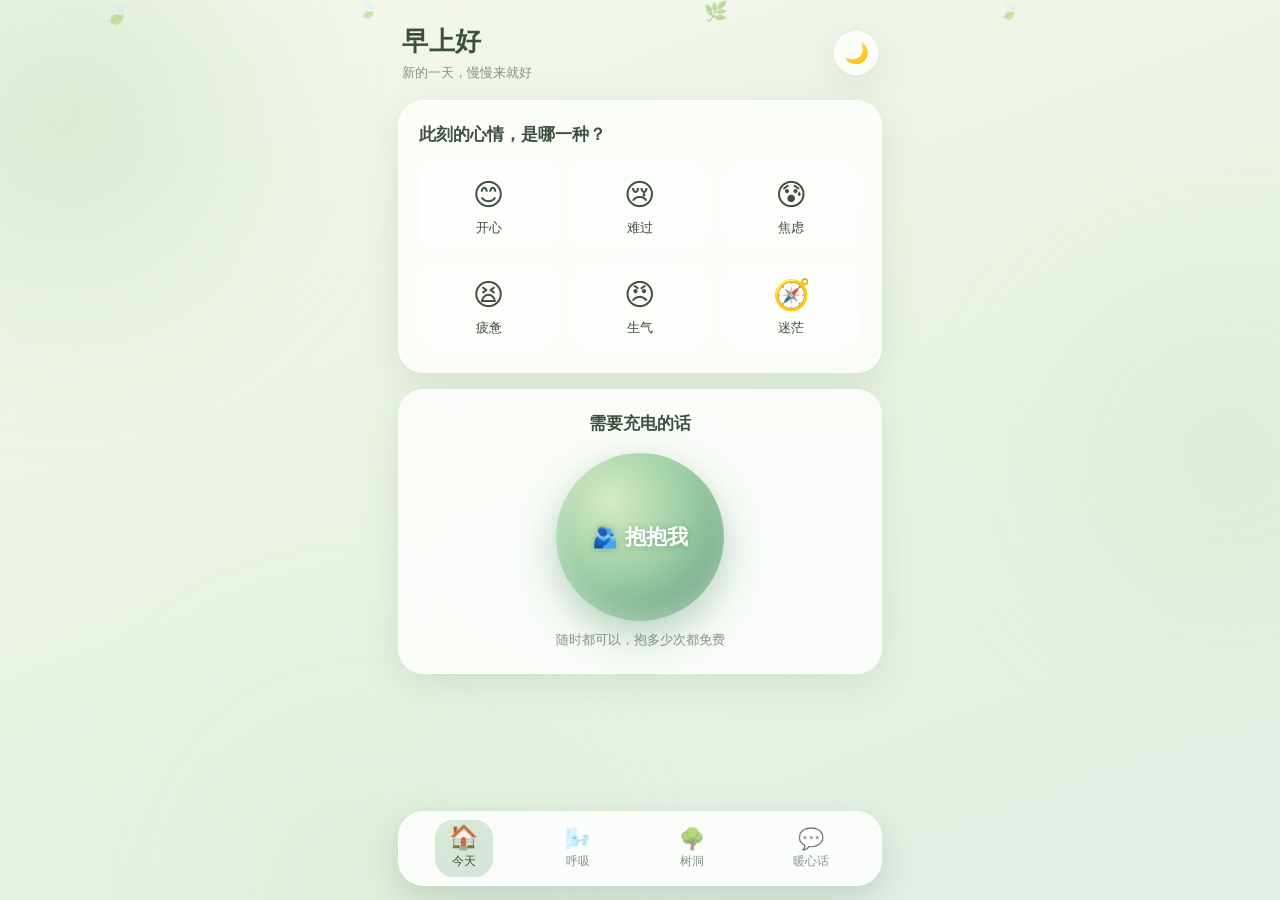
<file: index.html>
<!DOCTYPE html>
<html lang="zh-CN">
<head>
  <meta charset="UTF-8">
  <meta name="viewport" content="width=device-width, initial-scale=1, viewport-fit=cover">
  <meta name="description" content="抱抱星球 —— 你的小小避风港，难过的时候来这里休息一下。">
  <meta name="theme-color" content="#9ccba4">
  <meta name="apple-mobile-web-app-capable" content="yes">
  <meta name="mobile-web-app-capable" content="yes">
  <meta name="apple-mobile-web-app-status-bar-style" content="default">
  <meta name="apple-mobile-web-app-title" content="抱抱星球">
  <link rel="manifest" href="manifest.webmanifest">
  <link rel="icon" type="image/png" href="icons/icon-192.png">
  <link rel="apple-touch-icon" href="icons/apple-touch-icon.png">
  <title>抱抱星球 · 你的小小避风港</title>
  <link rel="stylesheet" href="style.css">
</head>
<body>
  <div class="bg-decor" aria-hidden="true">
    <span class="blob b1"></span>
    <span class="blob b2"></span>
    <span class="blob b3"></span>
    <div class="leaves">
      <span style="left: 8%; font-size: 22px; animation-duration: 26s; animation-delay: -4s;">🍃</span>
      <span style="left: 28%; font-size: 16px; animation-duration: 34s; animation-delay: -18s;">🍃</span>
      <span style="left: 55%; font-size: 19px; animation-duration: 30s; animation-delay: -10s;">🌿</span>
      <span style="left: 78%; font-size: 17px; animation-duration: 38s; animation-delay: -25s;">🍃</span>
    </div>
    <div class="stars"></div>
  </div>

  <div class="app">
    <header class="topbar">
      <div class="greet">
        <h1 id="greetTitle">你好呀</h1>
        <p id="greetSub">今天也请多多关照自己</p>
      </div>
      <button id="themeBtn" class="icon-btn" aria-label="切换主题">🌙</button>
    </header>

    <main>
      <!-- 今天 -->
      <section id="page-today" class="page active">
        <div class="card">
          <p class="card-title">此刻的心情，是哪一种？</p>
          <div class="mood-grid" id="moodGrid"></div>
        </div>

        <div class="card comfort-card" id="comfortCard" hidden>
          <p class="mood-emoji-big" id="moodEmoji">🫂</p>
          <p class="card-title" id="comfortTitle"></p>
          <p class="comfort-msg" id="comfortMsg"></p>
          <div class="btn-row">
            <button class="btn ghost" id="anotherMsg">再说一句</button>
            <button class="btn primary" id="goBreathe">一起深呼吸</button>
          </div>
        </div>

        <div class="card quick-card">
          <p class="card-title">需要充电的话</p>
          <button class="hug-big" id="hugBtn">🫂 抱抱我</button>
          <p class="card-sub center">随时都可以，抱多少次都免费</p>
        </div>
      </section>

      <!-- 呼吸 -->
      <section id="page-breathe" class="page">
        <div class="card breathe-card">
          <p class="card-title">跟着圆圈，慢慢呼吸</p>
          <div class="breathe-stage">
            <div class="breathe-rings" aria-hidden="true"><span></span><span></span></div>
            <div class="breathe-circle" id="breatheCircle">
              <span id="breathePhase">准备开始</span>
              <b id="breatheCount"></b>
            </div>
          </div>
          <p class="breathe-tip" id="breatheTip">4 秒吸气 · 4 秒停留 · 6 秒呼气</p>
          <div class="btn-row center">
            <button class="btn primary" id="breatheToggle">开 始</button>
            <button class="btn ghost" id="noiseToggle">🌧️ 白噪音</button>
          </div>
          <p class="breathe-done" id="breatheDone"></p>
        </div>
      </section>

      <!-- 树洞 -->
      <section id="page-hole" class="page">
        <div class="card">
          <p class="card-title">树洞 🌳</p>
          <p class="card-sub">说给树洞听的话，只留在这台设备里，不会被任何人看见。</p>
          <textarea id="holeInput" rows="4" placeholder="把心事放进来，轻一点也没关系…"></textarea>
          <div class="btn-row right">
            <button class="btn primary" id="holeSave">存进树洞</button>
          </div>
        </div>
        <div id="noteList"></div>
      </section>

      <!-- 暖心话 -->
      <section id="page-words" class="page">
        <div class="card words-card" id="wordsCard" role="button" tabindex="0" aria-label="点一下换一句">
          <p class="words-quote" id="wordsQuote"></p>
          <p class="words-from">—— 抱抱星球悄悄话</p>
        </div>
        <p class="card-sub center tap-hint">点一下卡片，换一句</p>
        <div class="btn-row center">
          <button class="btn ghost" id="wordsCopy">复制这句</button>
        </div>
      </section>
    </main>

    <nav class="tabbar">
      <button class="tab active" data-page="today"><span class="tab-ico">🏠</span><span class="tab-txt">今天</span></button>
      <button class="tab" data-page="breathe"><span class="tab-ico">🌬️</span><span class="tab-txt">呼吸</span></button>
      <button class="tab" data-page="hole"><span class="tab-ico">🌳</span><span class="tab-txt">树洞</span></button>
      <button class="tab" data-page="words"><span class="tab-ico">💬</span><span class="tab-txt">暖心话</span></button>
    </nav>
  </div>

  <!-- 抱抱全屏 -->
  <div class="hug-overlay" id="hugOverlay" hidden>
    <div class="hug-hearts" id="hugHearts" aria-hidden="true"></div>
    <p class="hug-msg" id="hugMsg">抱抱你 🫂</p>
    <p class="hug-hint">点一下任意位置，带着暖意继续生活</p>
  </div>

  <div class="toast" id="toast" role="status"></div>

  <script src="app.js"></script>
</body>
</html>
</file>
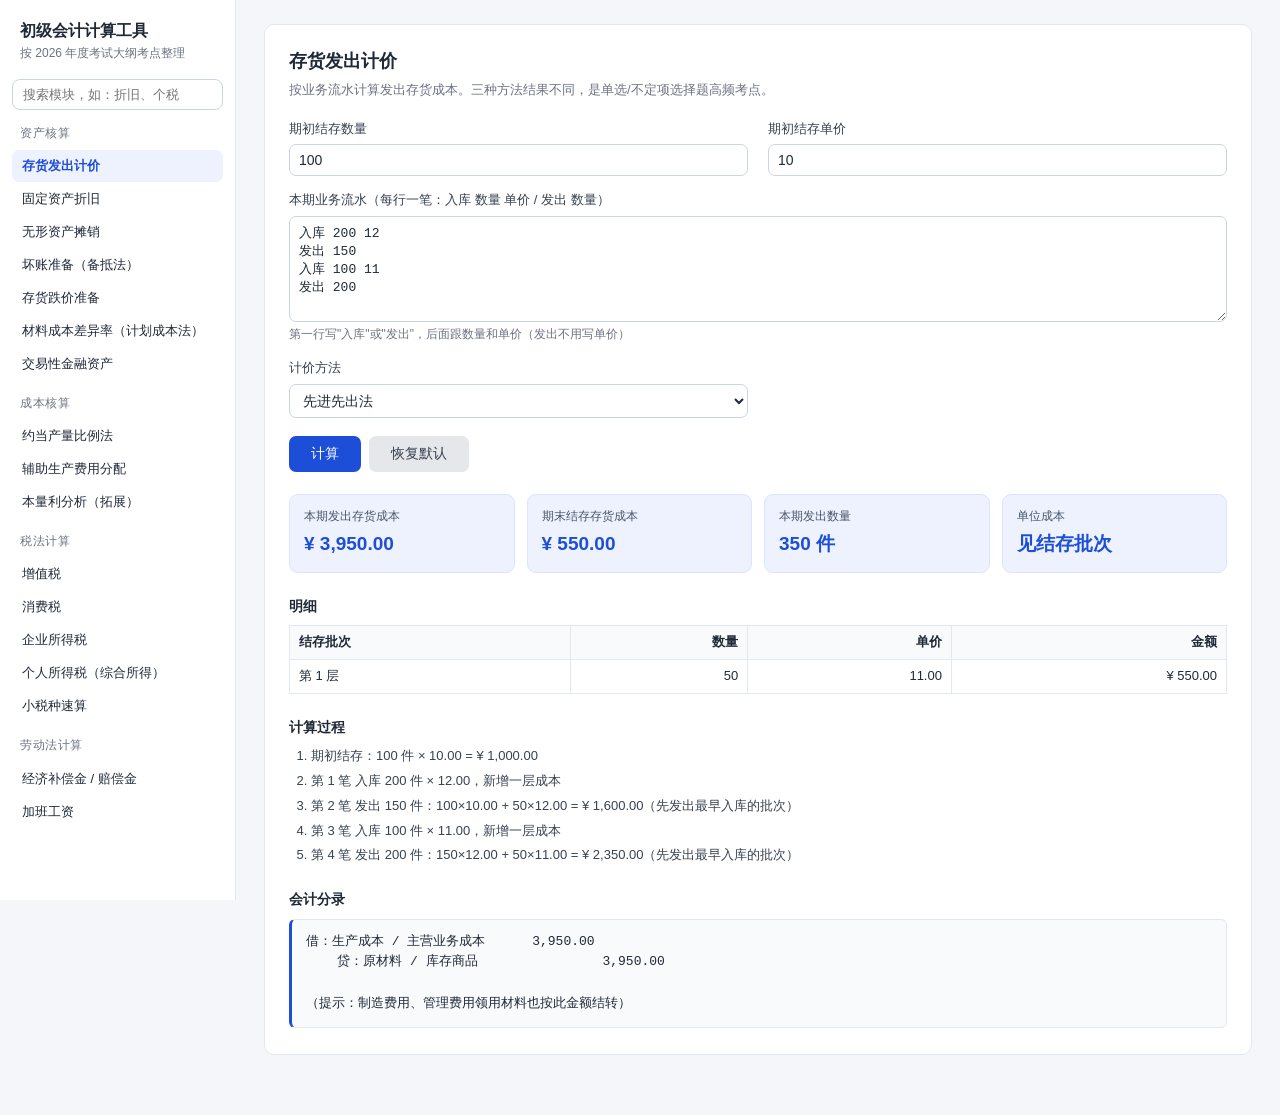
<file: accounting-calc/index.html>
<!DOCTYPE html>
<html lang="zh-CN">
<head>
<meta charset="UTF-8">
<meta name="viewport" content="width=device-width, initial-scale=1">
<title>初级会计计算工具</title>
<link rel="stylesheet" href="assets/style.css">
</head>
<body>

<div class="app">
  <aside class="sidebar">
    <div class="brand">初级会计计算工具<small>按 2026 年度考试大纲考点整理</small></div>
    <input id="search" type="search" placeholder="搜索模块，如：折旧、个税">
    <nav id="nav"></nav>
  </aside>

  <main class="main">
    <div id="panel"></div>
  </main>
</div>

<script src="assets/core.js"></script>
<script src="assets/mod-asset.js"></script>
<script src="assets/mod-cost.js"></script>
<script src="assets/mod-tax.js"></script>
<script src="assets/mod-labor.js"></script>
</body>
</html>
</file>
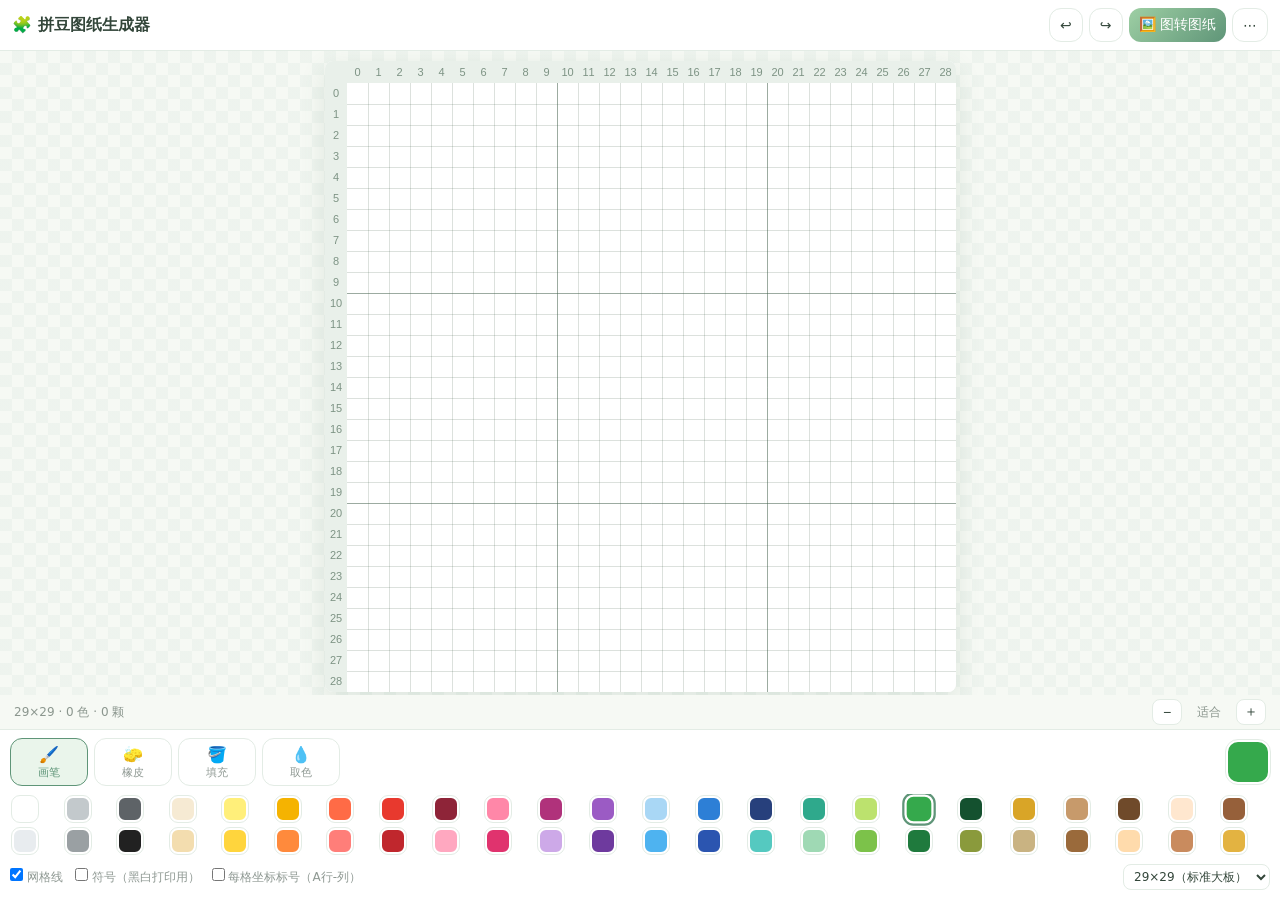
<file: bead-pattern/index.html>
<!DOCTYPE html>
<html lang="zh-CN">
<head>
  <meta charset="UTF-8">
  <meta name="viewport" content="width=device-width, initial-scale=1, viewport-fit=cover">
  <meta name="description" content="拼豆图纸生成器 —— 手绘像素画，或把照片一键变成拼豆图纸，自动限色、统计用量。">
  <meta name="theme-color" content="#7fb795">
  <meta name="apple-mobile-web-app-capable" content="yes">
  <meta name="mobile-web-app-capable" content="yes">
  <meta name="apple-mobile-web-app-status-bar-style" content="default">
  <meta name="apple-mobile-web-app-title" content="拼豆图纸">
  <link rel="manifest" href="manifest.webmanifest">
  <link rel="icon" type="image/png" href="icons/icon-192.png">
  <link rel="apple-touch-icon" href="icons/apple-touch-icon.png">
  <title>拼豆图纸生成器 · 像素画工具</title>
  <link rel="stylesheet" href="style.css">
</head>
<body>
  <header class="topbar">
    <h1>🧩 拼豆图纸生成器</h1>
    <div class="top-actions">
      <button id="btnUndo" class="tbtn" title="撤销">↩️</button>
      <button id="btnRedo" class="tbtn" title="重做">↪️</button>
      <button id="btnImage" class="tbtn accent">🖼️ 图转图纸</button>
      <div class="menu-wrap">
        <button id="btnMenu" class="tbtn">⋯</button>
        <div id="menu" class="menu" hidden>
          <button id="btnPreview">✨ 成品预览（烫后效果）</button>
          <button id="btnStats">📊 用量统计</button>
          <button id="btnExport">🖼️ 导出图纸 PNG</button>
          <button id="btnSave">💾 保存工程文件</button>
          <button id="btnLoad">📂 导入工程文件</button>
          <button id="btnClear" class="danger">🗑️ 清空画布</button>
        </div>
      </div>
    </div>
  </header>

  <main id="canvasWrap">
    <canvas id="board"></canvas>
  </main>

  <div class="statusbar">
    <span id="statInfo">29×29</span>
    <span id="posInfo"></span>
    <span class="grow"></span>
    <button id="zoomOut" class="mini">−</button>
    <span id="zoomLabel">适合</span>
    <button id="zoomIn" class="mini">＋</button>
  </div>

  <section class="dock">
    <div class="tools">
      <button class="tool active" data-tool="pencil" title="画笔">🖌️<span>画笔</span></button>
      <button class="tool" data-tool="eraser" title="橡皮">🧽<span>橡皮</span></button>
      <button class="tool" data-tool="fill" title="填充">🪣<span>填充</span></button>
      <button class="tool" data-tool="picker" title="取色">💧<span>取色</span></button>
      <div class="cur-color" id="curColor" title="当前颜色"></div>
    </div>
    <div class="palette" id="palette"></div>
    <div class="toggles">
      <label><input type="checkbox" id="tgGrid" checked> 网格线</label>
      <label><input type="checkbox" id="tgSym"> 符号（黑白打印用）</label>
      <label><input type="checkbox" id="tgCoord"> 每格坐标标号（A行-列）</label>
      <span class="grow"></span>
      <select id="sizeSel" title="画布尺寸">
        <option value="16">16×16</option>
        <option value="29" selected>29×29（标准大板）</option>
        <option value="40">40×40</option>
        <option value="50">50×50</option>
        <option value="58">58×58</option>
        <option value="72">72×72</option>
        <option value="100">100×100</option>
      </select>
    </div>
  </section>

  <!-- 图片转图纸弹窗 -->
  <div class="overlay" id="imgModal" hidden>
    <div class="modal">
      <h2>🖼️ 图片转拼豆图纸</h2>
      <p class="hint">选一张图片，自动缩小、限色，变成可拼的图纸。<br>细节多的照片（人物/风景）建议选 <b>40×40</b> 或更大的板子，会更清晰。</p>
      <div class="drop" id="dropZone">点击选择图片<br><small>或把图片拖到这里</small></div>
      <div class="preview-wrap" id="previewWrap" hidden>
        <canvas id="previewCanvas"></canvas>
        <p class="hint" id="previewHint"></p>
      </div>
      <div class="field">
        <label>对比不同格子数（点一个直接选用）</label>
        <div class="cmp-strip" id="cmpStrip"></div>
      </div>
      <div class="field">
        <label>目标板子尺寸</label>
        <select id="imgSize">
          <option value="16">16×16</option>
          <option value="24">24×24</option>
          <option value="29" selected>29×29（标准大板）</option>
          <option value="40">40×40</option>
          <option value="50">50×50</option>
          <option value="58">58×58</option>
          <option value="72">72×72（两块板拼）</option>
          <option value="100">100×100（大工程）</option>
        </select>
      </div>
      <div class="field">
        <label>最多用几种颜色：<b id="colorNLabel">18</b> 种</label>
        <input type="range" id="colorN" min="4" max="48" value="18">
      </div>
      <div class="field">
        <label>画质增强</label>
        <div class="seg wrap">
          <label><input type="checkbox" id="enSharp" checked> 锐化细节</label>
          <label><input type="checkbox" id="enContrast"> 自动对比度（照片发灰时用）</label>
          <label><input type="checkbox" id="enSat" checked> 提高鲜艳度</label>
          <label><input type="checkbox" id="enDither"> 抖动过渡（渐变更细腻）</label>
          <label><input type="checkbox" id="enRemoveBg"> 自动去背景（只拼主体）</label>
          <label><input type="checkbox" id="enOutline"> 深色描边（卡通图用）</label>
        </div>
      </div>
      <div class="field">
        <label>放入方式</label>
        <div class="seg">
          <label><input type="radio" name="fit" value="contain" checked> 完整放入（留空）</label>
          <label><input type="radio" name="fit" value="cover"> 裁剪铺满</label>
        </div>
      </div>
      <div class="btn-row">
        <button class="btn ghost" id="imgCancel">取消</button>
        <button class="btn primary" id="imgGo" disabled>生成图纸</button>
      </div>
    </div>
  </div>

  <!-- 用量统计弹窗 -->
  <div class="overlay" id="statsModal" hidden>
    <div class="modal">
      <h2>📊 用量统计</h2>
      <p class="hint" id="statsSummary"></p>
      <div class="stats-list" id="statsList"></div>
      <div class="btn-row">
        <button class="btn ghost" id="statsClose">关闭</button>
        <button class="btn primary" id="statsCopy">复制清单</button>
      </div>
    </div>
  </div>

  <!-- 成品预览弹窗 -->
  <div class="overlay" id="finModal" hidden>
    <div class="modal">
      <h2>✨ 成品预览（烫后大致效果）</h2>
      <p class="hint">拖动滑块模拟烫的程度。预览仅供参考：实际成品还取决于温度、豆子品牌、垫纸和按压方式。</p>
      <div class="fin-stage"><canvas id="finCanvas"></canvas></div>
      <div class="field">
        <label>烫的程度：<b id="finLabel">半融合</b></label>
        <input type="range" id="finSlider" min="0" max="100" value="55">
        <div class="fin-scale"><span>生豆</span><span>半融合</span><span>烫透</span></div>
      </div>
      <div class="btn-row"><button class="btn primary" id="finClose">关闭</button></div>
    </div>
  </div>

  <input type="file" id="fileImg" accept="image/*" hidden>
  <input type="file" id="fileProj" accept=".json,application/json" hidden>
  <div class="toast" id="toast" role="status"></div>

  <script src="app.js"></script>
</body>
</html>
</file>
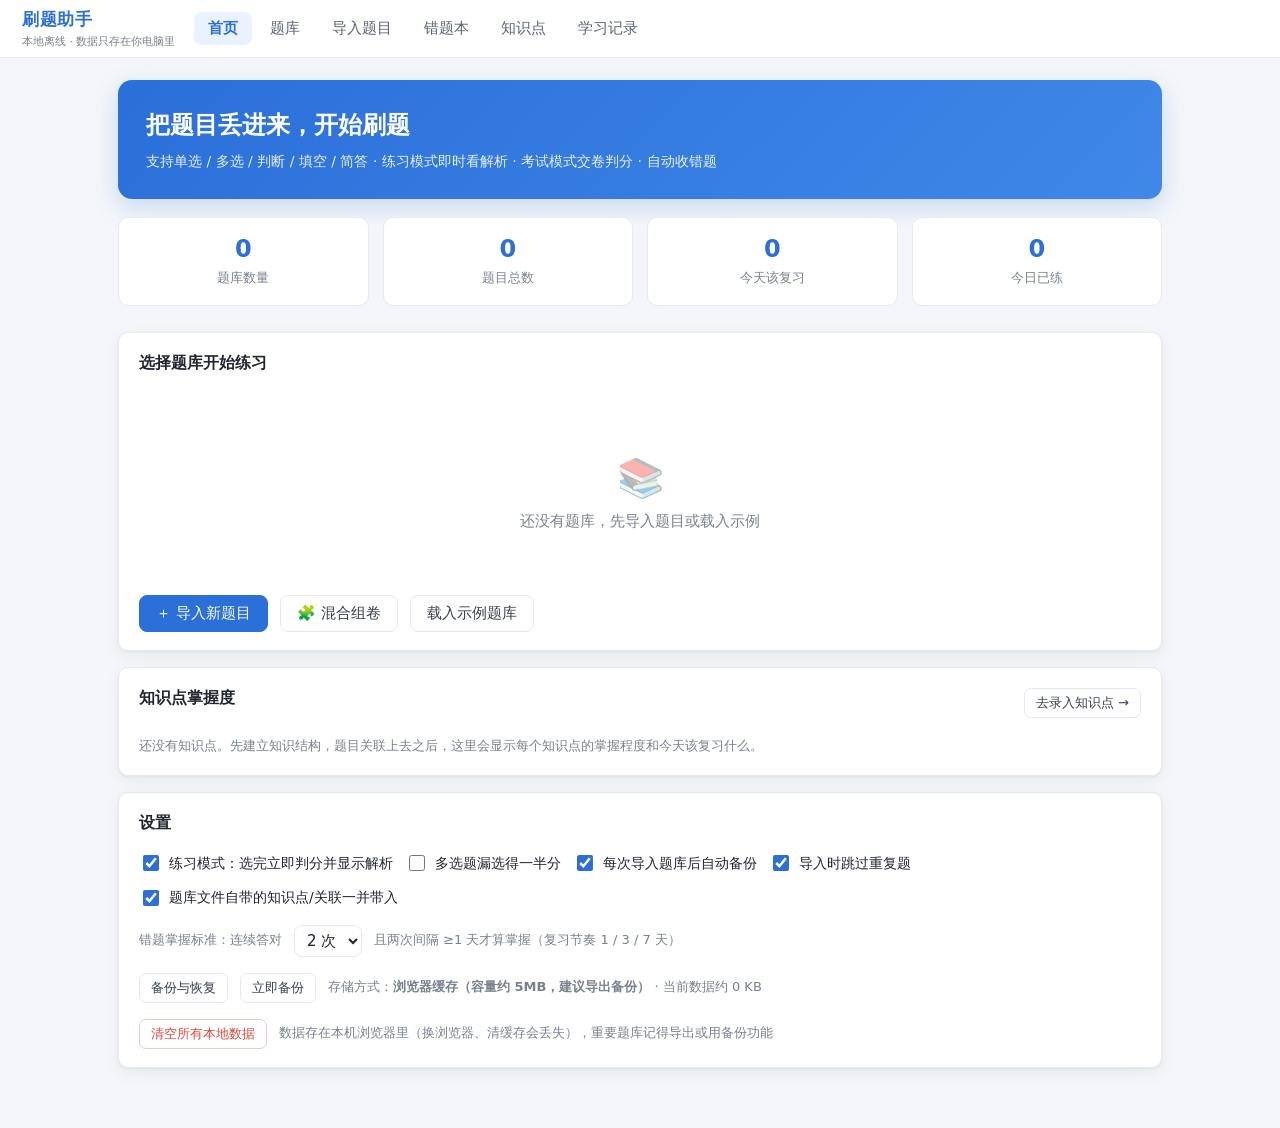
<file: brush-quiz/index.html>
<!-- 刷题助手 · 发布版（由 build.js 从 index.dev.html 自动生成，请勿直接改这个文件） -->
<!DOCTYPE html><html lang="zh-CN"><head><meta charset="UTF-8"><meta name="viewport" content="width=device-width, initial-scale=1"><title>刷题助手 · 本地版</title><style>:root{--primary:#2b6fd9;--primary-dark:#1f56ad;--primary-soft:#eaf2ff;--ok:#18a058;--ok-soft:#e7f8ef;--err:#e0463c;--err-soft:#fdeceb;--warn:#e08b12;--warn-soft:#fff5e3;--bg:#f4f6f9;--card:#ffffff;--text:#1f2430;--muted:#79818f;--line:#e6e9ef;--radius:10px;--shadow:0 1px 3px rgba(20,30,50,.06),0 6px 18px rgba(20,30,50,.05)}*{box-sizing:border-box}.card.drop-on{border-color:var(--primary);background:var(--primary-soft);box-shadow:0 0 0 3px rgba(43,111,217,.14);transition:background .12s,border-color .12s}.card.drop-on::after{content:'松手就导入';display:block;margin-top:8px;font-size:13px;color:var(--primary)}html,body{margin:0;padding:0}body{font-family:system-ui,-apple-system,"PingFang SC","Microsoft YaHei","Helvetica Neue",Arial,sans-serif;background:var(--bg);color:var(--text);font-size:15px;line-height:1.6;-webkit-font-smoothing:antialiased}button,input,select,textarea{font-family:inherit;font-size:inherit;color:inherit}button{cursor:pointer}a{color:var(--primary);text-decoration:none}.topbar{position:sticky;top:0;z-index:50;background:#fff;border-bottom:1px solid var(--line);display:flex;align-items:center;gap:18px;padding:0 22px;height:58px}.brand{font-weight:700;font-size:17px;letter-spacing:.5px;color:var(--primary);white-space:nowrap}.brand small{display:block;font-size:11px;color:var(--muted);font-weight:400;letter-spacing:0}.nav{display:flex;gap:4px;overflow-x:auto}.nav button{background:none;border:0;padding:7px 14px;border-radius:8px;color:#5b6472;font-weight:500;white-space:nowrap}.nav button:hover{background:#f1f4f8}.nav button.active{background:var(--primary-soft);color:var(--primary);font-weight:600}.spacer{flex:1}.topbar .mini{font-size:12.5px;color:var(--muted)}.wrap{max-width:1080px;margin:0 auto;padding:22px 18px 60px}.wrap.wide{max-width:1240px}.card{background:var(--card);border:1px solid var(--line);border-radius:var(--radius);box-shadow:var(--shadow)}.pad{padding:18px 20px}.mt{margin-top:16px}.mt2{margin-top:26px}.row{display:flex;gap:12px;align-items:center;flex-wrap:wrap}.between{display:flex;gap:12px;align-items:center;justify-content:space-between;flex-wrap:wrap}.muted{color:var(--muted)}.small{font-size:13px}h2{font-size:19px;margin:0 0 4px}h3{font-size:15.5px;margin:0 0 10px}.btn{border:1px solid var(--line);background:#fff;border-radius:8px;padding:8px 16px;font-weight:500;transition:.15s;color:#39414f}.btn:hover{border-color:#c9d3e2;background:#fafbfd}.btn.primary{background:var(--primary);border-color:var(--primary);color:#fff}.btn.primary:hover{background:var(--primary-dark);border-color:var(--primary-dark)}.btn.ok{background:var(--ok);border-color:var(--ok);color:#fff}.btn.ok:hover{filter:brightness(.94)}.btn.danger{color:var(--err);border-color:#f3c7c3}.btn.danger:hover{background:var(--err-soft)}.btn.sm{padding:5px 11px;font-size:13px;border-radius:7px}.btn:disabled{opacity:.5;cursor:not-allowed}.btn.ghost{background:transparent;border-color:transparent;color:var(--primary)}.btn.ghost:hover{background:var(--primary-soft)}label.f{display:block;font-size:13px;color:#5b6472;margin-bottom:5px;font-weight:500}input[type=text],input[type=number],select,textarea{width:100%;padding:9px 11px;border:1px solid var(--line);border-radius:8px;background:#fff;outline:none}input[type=text]:focus,input[type=number]:focus,select:focus,textarea:focus{border-color:var(--primary);box-shadow:0 0 0 3px rgba(43,111,217,.12)}textarea{resize:vertical;line-height:1.6}.field{margin-bottom:14px}.grid2{display:grid;grid-template-columns:1fr 1fr;gap:14px}.grid3{display:grid;grid-template-columns:repeat(3,1fr);gap:14px}@media(max-width:720px){.grid2,.grid3{grid-template-columns:1fr}}.hero{background:linear-gradient(135deg,#2b6fd9,#3f88e8);color:#fff;border-radius:14px;padding:26px 28px;box-shadow:0 8px 24px rgba(43,111,217,.22)}.hero h1{margin:0 0 6px;font-size:24px}.hero p{margin:0;opacity:.9;font-size:14px}.stat-grid{display:grid;grid-template-columns:repeat(4,1fr);gap:14px;margin-top:18px}@media(max-width:720px){.stat-grid{grid-template-columns:repeat(2,1fr)}}.stat{background:#fff;border:1px solid var(--line);border-radius:var(--radius);padding:16px;text-align:center}.stat b{display:block;font-size:24px;color:var(--primary);line-height:1.3}.stat span{font-size:12.5px;color:var(--muted)}.bank-list{display:flex;flex-direction:column;gap:10px}.bank-item{display:flex;align-items:center;gap:14px;padding:14px 16px;border:1px solid var(--line);border-radius:var(--radius);background:#fff}.bank-item:hover{border-color:#c3d5f0}.bank-item .nm{font-weight:600}.bank-item .meta{font-size:12.5px;color:var(--muted);margin-top:2px}.tag{display:inline-block;font-size:11.5px;padding:1px 8px;border-radius:20px;background:#eef1f6;color:#5b6472;margin-right:5px}.tag.blue{background:var(--primary-soft);color:var(--primary)}.tag.green{background:var(--ok-soft);color:var(--ok)}.tag.red{background:var(--err-soft);color:var(--err)}.tag.orange{background:var(--warn-soft);color:var(--warn)}.empty{text-align:center;padding:46px 20px;color:var(--muted)}.empty .ico{font-size:38px;opacity:.4}.quiz-head{position:sticky;top:58px;z-index:40;background:#fff;border-bottom:1px solid var(--line);padding:10px 18px;display:flex;align-items:center;gap:16px;flex-wrap:wrap}.quiz-body{display:grid;grid-template-columns:1fr 250px;gap:18px;align-items:start;margin-top:18px}@media(max-width:900px){.quiz-body{grid-template-columns:1fr}.sheet{position:static!important}}.sheet{position:sticky;top:120px}.sheet-grid{display:grid;grid-template-columns:repeat(5,1fr);gap:8px}.cell{aspect-ratio:1;border:1px solid var(--line);border-radius:7px;background:#fff;font-size:13px;display:flex;align-items:center;justify-content:center;position:relative;font-weight:500}.cell:hover{border-color:var(--primary)}.cell.done{background:var(--primary-soft);border-color:#bcd6f7;color:var(--primary)}.cell.right{background:var(--ok-soft);border-color:#b7e6cb;color:var(--ok)}.cell.wrong{background:var(--err-soft);border-color:#f6c7c3;color:var(--err)}.cell.mark{border-color:var(--warn);color:var(--warn)}.cell.cur{outline:2px solid var(--primary);outline-offset:1px}.cell .star{position:absolute;top:-4px;right:-4px;font-size:10px;color:#f5b73d}.legend{display:flex;flex-wrap:wrap;gap:10px;font-size:12px;color:var(--muted);margin-top:12px}.legend i{width:11px;height:11px;border-radius:3px;display:inline-block;margin-right:4px;border:1px solid var(--line);vertical-align:-1px}.qcard{padding:22px 24px}.qnavbar{position:sticky;top:58px;z-index:44;display:flex;align-items:center;gap:12px;height:60px;padding:0 16px;background:#fff;border-bottom:1px solid var(--line);box-shadow:0 6px 18px rgba(0,0,0,.04)}.qnavbar .qnav-pos{flex:1;text-align:center;font-weight:600;font-size:14px;color:var(--sub);white-space:nowrap}.qnavbar .btn{flex:1;max-width:180px}#view-quiz .quiz-head{top:118px}.qtitle{display:flex;gap:8px;align-items:baseline;margin-bottom:12px;flex-wrap:wrap}.qno{font-size:17px;font-weight:700}.qstem{font-size:16px;line-height:1.85;white-space:pre-wrap;word-break:break-word}.qstem img{max-width:100%}.opts{display:flex;flex-direction:column;gap:10px;margin-top:16px}.opt{display:flex;gap:11px;align-items:flex-start;padding:12px 14px;border:1px solid var(--line);border-radius:9px;background:#fff;cursor:pointer;text-align:left;width:100%;transition:.12s;line-height:1.6}.opt:hover{border-color:#bcd6f7;background:#fafbfd}.opt .k{flex:0 0 26px;height:26px;border-radius:50%;border:1px solid var(--line);display:flex;align-items:center;justify-content:center;font-size:13px;font-weight:600;background:#fff}.opt .k.sq{border-radius:6px}.opt.sel{border-color:var(--primary);background:var(--primary-soft)}.opt.sel .k{background:var(--primary);color:#fff;border-color:var(--primary)}.opt.right{border-color:var(--ok);background:var(--ok-soft)}.opt.right .k{background:var(--ok);color:#fff;border-color:var(--ok)}.opt.bad{border-color:var(--err);background:var(--err-soft)}.opt.bad .k{background:var(--err);color:#fff;border-color:var(--err)}.opt.locked{cursor:default}.blanks{display:flex;flex-direction:column;gap:10px;margin-top:14px}.blank-row{display:flex;gap:10px;align-items:center}.blank-row .idx{flex:0 0 auto;font-size:13px;color:var(--muted)}.blank-row input{flex:1;min-width:0}.feedback{margin-top:16px;border-radius:9px;padding:13px 15px;font-size:14px}.anscmp{display:grid;grid-template-columns:repeat(auto-fit,minmax(200px,1fr));gap:10px;margin-top:8px}.anscmp b{font-size:12px;color:var(--muted);font-weight:600}.anscmp pre{margin:4px 0 0;padding:7px 10px;background:rgba(255,255,255,.75);border:1px solid var(--line);border-radius:7px;font-size:13px;line-height:1.6;white-space:pre-wrap;word-break:break-word;font-family:ui-monospace,SFMono-Regular,Menlo,Consolas,"Courier New",monospace}.feedback.ok{background:var(--ok-soft);border:1px solid #c6ecd6}.feedback.bad{background:var(--err-soft);border:1px solid #f6cdc9}.feedback b{display:block;margin-bottom:4px}.qfoot{display:flex;gap:10px;align-items:center;justify-content:space-between;margin-top:20px;padding-top:16px;border-top:1px dashed var(--line);flex-wrap:wrap}.timer{font-variant-numeric:tabular-nums;font-weight:600;color:var(--primary)}.timer.urgent{color:var(--err)}.progress{height:6px;background:#eef1f6;border-radius:6px;overflow:hidden;flex:1;min-width:120px}.progress i{display:block;height:100%;background:var(--primary);border-radius:6px;transition:.25s}.score-card{display:flex;align-items:center;gap:26px;padding:24px;flex-wrap:wrap}.score-num{font-size:46px;font-weight:800;line-height:1;color:var(--primary)}.score-num.pass{color:var(--ok)}.score-num.fail{color:var(--err)}.ring{flex:0 0 auto}.res-item{padding:16px 18px;border-top:1px solid var(--line)}.res-item .stemline{font-size:15px;line-height:1.75}.res-item .ansline{margin-top:10px;font-size:13.5px;display:flex;flex-wrap:wrap;gap:6px 18px}.badge{font-size:12px;padding:2px 9px;border-radius:6px;font-weight:600}.badge.ok{background:var(--ok-soft);color:var(--ok)}.badge.bad{background:var(--err-soft);color:var(--err)}.badge.warn{background:var(--warn-soft);color:var(--warn)}table.tb{width:100%;border-collapse:collapse;font-size:14px}table.tb th,table.tb td{padding:9px 10px;border-bottom:1px solid var(--line);text-align:left;vertical-align:top}table.tb th{color:var(--muted);font-weight:600;font-size:13px;background:#fafbfd}table.tb tr:hover td{background:#fafbfd}.scroll{overflow-x:auto}.toast{position:fixed;left:50%;bottom:34px;transform:translate(-50%,20px);background:#222831;color:#fff;padding:10px 20px;border-radius:8px;font-size:14px;opacity:0;pointer-events:none;transition:.22s;z-index:999}.toast.show{opacity:1;transform:translate(-50%,0)}.modal{position:fixed;inset:0;background:rgba(20,25,35,.45);display:none;align-items:center;justify-content:center;z-index:200;padding:20px}.modal.show{display:flex}.modal-box{background:#fff;border-radius:12px;max-width:640px;width:100%;max-height:86vh;overflow:auto;padding:22px}.code{background:#f7f9fc;border:1px solid var(--line);border-radius:8px;padding:12px 14px;font-size:13px;line-height:1.7;white-space:pre-wrap;word-break:break-word;font-family:ui-monospace,Menlo,Consolas,"Courier New",monospace}hr.sep{border:0;border-top:1px solid var(--line);margin:18px 0}.pv-item{border:1px solid var(--line);border-radius:9px;padding:12px 14px;margin-bottom:10px;background:#fff}.pv-item.has{border-color:#f0c4bf;background:#fffaf9}.pv-item .idx{font-weight:700;color:var(--muted);min-width:32px;font-size:13px}.pv-item textarea{min-height:42px;font-size:13.5px}.pv-item .fld{margin-bottom:7px}.pv-item label.f{margin-bottom:3px}.pv-scroll{max-height:460px;overflow:auto;padding-right:4px}details.raw{margin-top:12px}details.raw summary{cursor:pointer;color:var(--primary);font-size:14px}details.raw pre{background:#f7f9fc;border:1px solid var(--line);border-radius:8px;padding:10px;font-size:12.5px;white-space:pre-wrap;word-break:break-word;max-height:240px;overflow:auto;margin-top:8px;line-height:1.6}.tagbar{display:flex;flex-wrap:wrap;gap:8px}.tagpick{border:1px solid var(--line);background:#fff;border-radius:20px;padding:3px 12px;font-size:13px;cursor:pointer}.tagpick.on{background:var(--primary);border-color:var(--primary);color:#fff}.tagpick .n{opacity:.65;font-size:12px;margin-left:4px}.view{display:none}.view.show{display:block}.chk{display:flex;align-items:center;gap:7px;font-size:14px;cursor:pointer;user-select:none}.chk input{width:16px;height:16px;accent-color:var(--primary)}.codeblock{margin:12px 0;border:1px solid var(--line);border-radius:9px;background:#f7f9fc;overflow:hidden}.codeblock .cb-head{display:flex;align-items:center;justify-content:space-between;gap:10px;padding:5px 10px 5px 14px;background:#eef2f8;border-bottom:1px solid var(--line);font-size:12px;color:var(--muted)}.codeblock .cb-head .ops{display:flex;gap:6px;align-items:center}.codeblock pre{margin:0;padding:12px 15px;overflow:auto;max-height:420px;font-size:13px;line-height:1.6;font-family:ui-monospace,SFMono-Regular,Menlo,Consolas,"Courier New",monospace;white-space:pre;tab-size:4;background:#f7f9fc}.codeblock pre.fold{max-height:220px}.codeblock .cb-more{padding:6px 14px;border-top:1px dashed var(--line);background:#fff}.mini-btn{border:1px solid var(--line);background:#fff;border-radius:6px;padding:2px 9px;font-size:12px;color:#5b6472}.mini-btn:hover{border-color:var(--primary);color:var(--primary);background:var(--primary-soft)}.rtext{white-space:pre-wrap;word-break:break-word}.qimgs{display:flex;flex-wrap:wrap;gap:10px;margin:10px 0}.qimgs img{max-width:100%;max-height:340px;border:1px solid var(--line);border-radius:8px;background:#fff;cursor:zoom-in;display:block}.qimgs img.thumb{max-width:130px;max-height:90px}.opt .ot{flex:1;min-width:0}.opt .ot img.thumb{max-width:120px;max-height:80px;border:1px solid var(--line);border-radius:6px;margin-top:6px;display:block}.opt .ot pre{margin:0;font-family:ui-monospace,SFMono-Regular,Menlo,Consolas,"Courier New",monospace;font-size:12.5px;line-height:1.55;white-space:pre-wrap;word-break:break-word;background:#f7f9fc;border-radius:6px;padding:6px 9px}.imgzoom{max-width:96vw;max-height:80vh;display:block;margin:0 auto;border-radius:8px;background:#fff}.imgcell{display:flex;gap:8px;align-items:center;margin-top:6px}.imgcell img{max-width:110px;max-height:74px;border:1px solid var(--line);border-radius:6px}.file-item{border:1px solid var(--line);border-radius:9px;padding:11px 14px;margin-bottom:9px;background:#fff;display:flex;gap:10px;align-items:center;flex-wrap:wrap}.file-item.off{opacity:.42}.file-item .fn{font-weight:600;min-width:150px;flex:1}.file-item .meta{font-size:12.5px;color:var(--muted);width:100%;padding-left:26px}.file-item input[type=text]{max-width:320px}.bsel{border:1px solid var(--line);background:#fff;border-radius:20px;padding:3px 12px;font-size:13px;cursor:pointer}.bsel.on{background:var(--primary);border-color:var(--primary);color:#fff}.report{display:grid;grid-template-columns:repeat(auto-fill,minmax(132px,1fr));gap:10px;margin-top:12px}.report .rp{border:1px solid var(--line);border-radius:9px;padding:9px 12px;background:#fff}.report .rp b{display:block;font-size:19px;line-height:1.3}.report .rp span{font-size:12px;color:var(--muted)}.report .rp.err b{color:var(--err)}.report .rp.warn b{color:var(--warn)}.report .rp.ok b{color:var(--ok)}.mbar{height:6px;border-radius:6px;background:#eef1f6;overflow:hidden;min-width:70px;flex:1;max-width:160px}.mbar i{display:block;height:100%;background:var(--ok);border-radius:6px}.mbar i.low{background:var(--err)}.mbar i.mid{background:var(--warn)}.modal-box.wide{max-width:880px}.ptree{border:1px solid var(--line);border-radius:10px;background:#fff;overflow:hidden}.ptree .hd{display:flex;align-items:center;gap:8px;padding:9px 14px;background:#f7f9fc;border-bottom:1px solid var(--line);font-size:12px;color:var(--muted)}.pt-row{display:flex;align-items:flex-start;gap:8px;padding:9px 14px;border-bottom:1px solid var(--line)}.pt-row:last-child{border-bottom:0}.pt-row:hover{background:#fafbfd}.pt-row .nmid{flex:1;min-width:0}.pt-row .nm{font-weight:600;cursor:pointer;word-break:break-all}.pt-row .nm:hover{color:var(--primary);text-decoration:underline}.pt-row .cnt{font-size:11.5px;color:var(--muted);margin-top:2px}.pt-row.open{background:#f4f8ff}.pt-toggle{width:16px;flex:0 0 16px;text-align:center;cursor:pointer;color:var(--muted);user-select:none;font-size:11px;line-height:22px}.pt-bar{width:110px;flex:0 0 110px}.lvl{font-size:11px;padding:1px 8px;border-radius:20px;white-space:nowrap;flex:0 0 auto}.lvl0{background:#eef1f6;color:#8a93a3}.lvl1{background:#fde9e9;color:#c0392b}.lvl2{background:#fdf3e0;color:#b7791f}.lvl3{background:#eaf3fd;color:#2b6cb0}.lvl4{background:#e6f6ec;color:#1e7e43}.evid{font-size:10.5px;padding:1px 6px;border-radius:4px;white-space:nowrap;flex:0 0 auto;cursor:help;letter-spacing:.2px}.e-none{background:#eef1f6;color:#8a93a3}.e-low{background:#fff4e5;color:#b7791f;border:1px solid #f3dcae}.e-mid{background:#eaf3fd;color:#2b6cb0;border:1px solid #c9dcf7}.e-high{background:#eaf7ef;color:#1e7e43;border:1px solid #b7e6cb}.e-stable{background:#e6f6ec;color:#12683a;border:1px solid #8fd8ab;font-weight:600}.evid-line{font-size:12px;color:var(--muted);margin-top:4px}.rz-list{display:flex;gap:5px;flex-wrap:wrap;margin:6px 0}.rz-list span{font-size:11.5px;padding:2px 8px;border-radius:20px;background:#f2f5f9;color:#5a6473}.rz-list span.k-weak{background:#fde9e9;color:#c0392b}.rz-list span.k-wrong{background:#fde9e9;color:#c0392b}.rz-list span.k-forget{background:#fdf3e0;color:#b7791f}.rz-list span.k-card{background:#f3e9fd;color:#7b3fb0}.rz-list span.k-pre{background:#e9f0fd;color:#2b6cb0}.rz-list span.k-exam{background:#fde9ef;color:#b32a52}.rz-list span.k-goal{background:#eaf3fd;color:#2b6cb0}.rz-list span.k-know{background:#fde9e9;color:#c0392b}.rz-list span.k-perf{background:#fdf3e0;color:#b7791f}.rz-list span.k-new{background:#eef1f6;color:#5a6473}.pt-detail{background:#f7f9fc;padding:12px 16px;border-top:1px solid var(--line)}.pt-det-hd{display:flex;align-items:center;gap:8px;flex-wrap:wrap;margin-bottom:8px}.quiet-box{border:1px dashed var(--line);border-radius:8px;padding:10px 12px;background:#fff;font-size:13px;white-space:pre-wrap;word-break:break-word}.adv-grid{display:grid;grid-template-columns:repeat(auto-fill,minmax(260px,1fr));gap:10px}.adv{border:1px solid var(--line);border-left:4px solid var(--warn);border-radius:9px;padding:10px 12px;background:#fff}.adv.urgent{border-left-color:var(--err)}.adv.calm{border-left-color:var(--ok)}.adv .t{font-weight:600;font-size:14px;margin-bottom:2px}.adv .why{font-size:12px;color:var(--muted);margin-bottom:6px}.adv .acts{display:flex;gap:6px;flex-wrap:wrap}.adv .plan{margin-top:8px;border-top:1px dashed var(--line);padding-top:8px}.adv .plan .step{display:flex;gap:8px;align-items:center;font-size:12.5px;padding:3px 0}.adv .plan .step b{flex:1;font-weight:600}.adv .plan .tip{font-size:11.5px;color:var(--muted);flex:0 0 auto}.wk-grid{display:grid;grid-template-columns:repeat(auto-fill,minmax(240px,1fr));gap:10px}.wk-box{border:1px solid var(--line);border-radius:9px;padding:10px 12px;background:#fff}.wk-box h4{margin:0 0 6px;font-size:13.5px}.wk-up b{color:var(--ok)}.wk-dn b{color:var(--err)}.wk-line{display:flex;justify-content:space-between;font-size:12.5px;padding:3px 0;border-bottom:1px dashed var(--line)}.wk-line:last-child{border:0}.wk-advice{border-left:4px solid var(--primary);background:var(--primary-soft);border-radius:8px;padding:10px 14px;font-size:13px;line-height:1.7}.goal-grid{display:grid;grid-template-columns:repeat(auto-fill,minmax(180px,1fr));gap:10px}.budget{display:flex;align-items:center;gap:8px;font-size:12.5px;color:var(--muted)}.budget-bar{flex:1;height:8px;border-radius:6px;background:#eef1f6;overflow:hidden;max-width:220px}.budget-bar i{display:block;height:100%;background:var(--primary)}.card-item{border:1px solid var(--line);border-radius:9px;padding:10px 12px;background:#fff;margin-bottom:8px}.card-item .q{font-weight:600;font-size:13.5px}.card-item .a{font-size:12.5px;color:var(--muted);margin-top:4px;white-space:pre-wrap}.card-quiz{border:1px solid var(--primary);border-radius:10px;padding:14px;background:var(--primary-soft)}.card-quiz .qq{font-size:15px;font-weight:600;margin-bottom:8px}.rz{display:flex;gap:6px;flex-wrap:wrap;margin-top:8px}.rz button{border:1px solid var(--line);background:#fff;border-radius:20px;padding:3px 10px;font-size:12px;cursor:pointer;color:#5a6473}.rz button.on{background:var(--err);border-color:var(--err);color:#fff}.rz button:hover{border-color:var(--primary);color:var(--primary)}.rz button.ed{background:var(--primary-soft);border-color:#c9dcf7;color:var(--primary)}.pt-pick{border:1px solid var(--line);border-radius:9px;max-height:46vh;overflow:auto;background:#fff}.pt-pick .row2{display:flex;align-items:center;gap:8px;padding:7px 12px;border-bottom:1px solid var(--line);cursor:pointer}.pt-pick .row2:last-child{border-bottom:0}.pt-pick .row2:hover{background:#f7f9fc}.pt-pick .row2.on{background:var(--primary-soft)}.pt-pick .row2 .nm{flex:1;font-size:13px}.wchip{border:1px solid var(--line);background:#fff;border-radius:20px;padding:1px 9px;font-size:11px;cursor:pointer}.wchip.on{background:var(--primary);border-color:var(--primary);color:#fff}.help-box{background:#f7f9fc;border:1px solid var(--line);border-radius:8px;padding:9px 12px;font-size:12.5px;color:var(--muted);margin-top:8px}</style></head><body><header class="topbar"><div class="brand">刷题助手<small>本地离线 · 数据只存在你电脑里</small></div><nav class="nav" id="nav"><button data-view="home" class="active">首页</button><button data-view="bank">题库</button><button data-view="import">导入题目</button><button data-view="wrong">错题本</button><button data-view="point">知识点</button><button data-view="stats">学习记录</button></nav><div class="spacer"></div><div class="mini" id="topInfo"></div></header><div class="wrap" id="wrap"><section class="view show" id="view-home"><div class="hero"><h1>把题目丢进来，开始刷题</h1><p>支持单选 / 多选 / 判断 / 填空 / 简答 · 练习模式即时看解析 · 考试模式交卷判分 · 自动收错题</p></div><div class="stat-grid"><div class="stat"><b id="s1">0</b><span>题库数量</span></div><div class="stat"><b id="s2">0</b><span>题目总数</span></div><div class="stat"><b id="s3">0</b><span>今天该复习</span></div><div class="stat"><b id="s4">0</b><span>今日已练</span></div></div><div id="resumeSlot"></div><div class="card pad mt2"><div class="between"><h3>选择题库开始练习</h3><span id="homeBankSort"></span></div><div id="homeBanks" class="bank-list mt"></div><div class="row mt"><button class="btn primary" data-go="import">＋ 导入新题目</button><button class="btn" id="btnMix">🧩 混合组卷</button><button class="btn" id="btnDemo">载入示例题库</button></div></div></section><section class="view" id="view-bank"><div class="between"><h2>我的题库</h2><div class="row"><span id="bankSortSlot"></span><button class="btn" id="btnExportAll">导出完整备份(JSON)</button><button class="btn" id="btnImportAll">导入完整备份</button><button class="btn primary" data-go="import">＋ 导入题目</button></div><input type="file" id="impAllFile" accept=".json,application/json" style="display:none"></div><div id="bankList" class="bank-list mt"></div><div id="bankDetail" class="mt2"></div></section><section class="view" id="view-import"><h2>导入题目</h2><p class="muted small">三种方式：粘贴文本（最常用，支持从 Word / PDF / 学习通复制的题目）、上传文件、手动录入。</p><div class="card pad mt"><h3>① 粘贴题目文本</h3><div class="field"><textarea id="impText" rows="10" placeholder="直接粘贴题目，例如：
1. 下列关于函数的说法正确的是（ ）
A. 选项一
B. 选项二
C. 选项三
D. 选项四
答案：A
解析：略
2. 【多选题】下列哪些属于…（ ）
A. …
B. …
答案：AB
3. 判断题：地球是圆的。
答案：对"></textarea></div><div class="row"><button class="btn primary" id="btnParse">解析文本</button><button class="btn" id="btnPasteClear">清空</button><button class="btn ghost" id="btnFmt">查看支持的格式说明</button></div><div id="parsePreview" class="mt"></div></div><div class="card pad mt" id="dropCard"><h3>② 上传文件（可多选 / 可直接传 ZIP 整包）</h3><p class="muted small">支持 .txt / .md / .csv / .json，<b>可多选</b>：一次选中全部 <code class="inl">Java2_第X章.json</code> 会分别建题库，也可选「合并成一个题库」。</p><p class="muted small"><b>ZIP 题库包</b>（推荐给手机端）：直接选一个 <code class="inl">.zip</code>，里面可以同时装多个 JSON 题库、题图、知识点文件，系统会一次性全部导入并<b>自动把题图关联到对应题目</b>。建议结构：</p><pre class="quiet-box mt" style="font-family:ui-monospace,Menlo,Consolas,monospace;font-size:12px">Java题库.zip
├─ Java2_第1章.json        ← 每个 JSON 建一个题库（也可用 { banks:[...] } 一次装多套）
├─ Java2_第2章.json
├─ images/xxx.png          ← 题图，JSON 里写 "image":"images/xxx.png" 或只写 "xxx.png" 都能配上
└─ 知识点.json              ← {"pts":[...],"qlink":{...}}，合并进现有知识树</pre><p class="muted small">题图：JSON 里写 <code class="inl">"image": "图片名.png"</code> 或 <code class="inl">"images": ["a.png","b.png"]</code>。若不用 ZIP，就把图片放在本页 <code class="inl">index.dev.html</code> 旁边（或子文件夹里写相对路径）；也可以在题目编辑器里直接上传本地图片（会存成 base64，不怕路径错）。ZIP 包里的图片会自动转成内嵌 base64。</p><input type="file" id="impFile" accept=".txt,.md,.csv,.json,.zip,text/plain,application/zip" multiple class="mt"><div class="small muted mt" id="pickTip"><b>这块卡片支持三种投喂方式：</b>① <b>把文件拖进来</b>（整包 ZIP 也行）；② 复制文件后在本页按 <b>Ctrl+V</b> 粘贴；
        ③ 点上面的「选择文件」。三条路任选，哪条顺手用哪条。
        若三条都没反应，多半是当前窗口把文件选择拦住了 —— 用 Chrome / Edge 双击打开本页，
        别在应用内置的预览窗（或微信内置浏览器）里点。
      </div><div id="filePreview" class="mt"></div></div><div class="card pad mt"><h3>③ 手动添加一道题</h3><div class="grid3"><div class="field"><label class="f">题型</label><select id="mType"><option value="single">单选题</option><option value="multiple">多选题</option><option value="judge">判断题</option><option value="blank">填空题</option><option value="essay">简答题</option></select></div><div class="field"><label class="f">归属题库</label><select id="mBank"></select></div><div class="field"><label class="f">标签 / 章节（可留空）</label><input type="text" id="mTag" placeholder="如：Java 第3章"></div></div><div class="field"><label class="f">题干</label><textarea id="mStem" rows="3"></textarea></div><div class="field" id="mOptWrap"><label class="f">选项（每行一个，格式：A. 内容）</label><textarea id="mOpts" rows="4" placeholder="A. 选项一&#10;B. 选项二&#10;C. 选项三&#10;D. 选项四"></textarea></div><div class="grid2"><div class="field"><label class="f">答案（多选填 AB；填空多个空用 | 分隔）</label><input type="text" id="mAnswer" placeholder="A"></div><div class="field"><label class="f">解析（可选）</label><input type="text" id="mAnalysis"></div></div><button class="btn primary" id="btnAddOne">添加到题库</button></div></section><section class="view" id="view-quiz"><div class="qnavbar"><button class="btn" id="qPrevBar">← 上一题</button><span class="qnav-pos" id="qNavPos">- / -</span><button class="btn primary" id="qNextBar">下一题 →</button></div><div class="quiz-head"><button class="btn sm" id="qExit">← 退出</button><div style="font-weight:600" id="qTitle">练习</div><div class="progress"><i id="qBar" style="width:0"></i></div><div class="small muted" id="qPos">第 1 / 1 题</div><div class="timer" id="qTimer"></div><button class="btn sm primary" id="qSubmit">交卷</button></div><div class="quiz-body"><div class="card qcard" id="qCard"></div><div class="card pad sheet"><div class="between"><h3 style="margin:0">答题卡</h3><span class="small muted" id="sheetInfo"></span></div><div class="sheet-grid mt" id="sheetGrid"></div><div class="legend"><span><i style="background:#fff"></i>未答</span><span><i style="background:var(--primary-soft)"></i>已答</span><span><i style="background:var(--ok-soft)"></i>正确</span><span><i style="background:var(--err-soft)"></i>错误</span><span><i style="border-color:var(--warn)"></i>标记</span></div><div class="row mt"><button class="btn sm" id="qMark">标记本题</button><button class="btn sm" id="qFav">☆ 收藏</button></div><div class="row mt"><button class="btn sm" id="qPrev">上一题</button><button class="btn sm primary" id="qNext">下一题 →</button></div></div></div></section><section class="view" id="view-result"><div id="resultBox"></div></section><section class="view" id="view-wrong"><div class="between"><h2>错题本</h2><div class="row"><button class="btn primary" id="btnRedoWrong">重做错题</button><button class="btn" id="btnExportWrong">导出错题</button><button class="btn" id="btnClearMastered">清除已掌握</button><button class="btn danger" id="btnClearWrong">清空</button></div></div><div id="wrongList" class="mt"></div></section><section class="view" id="view-point"><div class="between"><h2>知识点</h2><div class="row"><button class="btn" id="btnExportPts">导出知识点(JSON)</button><button class="btn" id="btnImportPts">导入知识点</button><button class="btn danger" id="btnClearPts">清空知识点</button></div><input type="file" id="iptImportPts" accept=".json,.txt,application/json,text/plain" style="display:none"></div><p class="muted small mt">先建立知识结构，再把题目关联上去 —— 系统会按「知识点」而不是「题库」来统计掌握度。<b>流程：录入知识点 → 导入题库 → 在题库详情里点「关联知识点」→ 看掌握度与今日建议。</b></p><div class="card pad mt"><h3>录入知识点</h3><p class="muted small">每行一个。用 <code class="inl">&gt;</code> 或缩进表示层级，例如 <code class="inl">Java &gt; 第3章 继承 &gt; 方法重写 vs 重载</code>。同一层级会自动排在一起，父级会自动创建。</p><textarea id="ptText" rows="6" placeholder="数据结构 > 线性表 > 顺序表的插入删除
数据结构 > 线性表 > 单链表的头插法
数据结构 > 栈和队列 > 栈的应用：括号匹配
操作系统 > 进程管理 > PV 操作
操作系统 > 死锁 > 银行家算法"></textarea><div class="row mt"><button class="btn primary" id="btnAddPts">添加到知识树</button><button class="btn" id="btnAutoLinkAll">按名称/标签自动关联题目</button><button class="btn" id="btnPtsFromTags">从题库标签生成知识点</button><button class="btn ghost" id="btnPtHelp">格式说明</button></div><div class="row mt"><input type="text" id="ptOne" placeholder="快速添加单个知识点（如：二叉树的遍历）" style="flex:1;min-width:200px"><select id="ptParent" style="max-width:280px"></select><button class="btn primary" id="btnAddPtsOne">添加</button></div><div id="ptAddMsg" class="small mt"></div></div><div class="card pad mt" id="goalBox"></div><div class="card pad mt" id="ptAdviceBox"></div><div class="card pad mt"><div class="between"><h3>知识树</h3><div class="row"><select id="ptFilter" style="max-width:200px"></select><button class="btn sm" id="btnExpandAll">展开全部</button><button class="btn sm" id="btnCollapseAll">折叠全部</button></div></div><div id="ptTree" class="mt"></div><div id="ptDetail" class="mt"></div></div></section><section class="view" id="view-stats"><div class="between"><h2>学习记录</h2><div class="row"><button class="btn" id="btnExportRecords">导出记录(CSV)</button><button class="btn danger" id="btnClearRecords">清空记录</button></div></div><div class="card pad mt" id="statsBox"></div><div class="card pad mt" id="weekBox"></div><div class="card pad mt" id="recordsBox"></div></section></div><div class="toast" id="toast"></div><div class="modal" id="modal"><div class="modal-box" id="modalBox"></div></div><script>'use strict';
const $ = s => document.querySelector(s);
const $$ = s => Array.from(document.querySelectorAll(s));
const LS_KEY ='brushquiz_v1';
function uid(p){ return (p||'q')+'_'+ Math.random().toString(36).slice(2,9)+ Date.now().toString(36).slice(-4);}
function esc(s){
return String(s==null?'':s).replace(/[&<>"']/g, c =>({'&':'&amp;','<':'&lt;','>':'&gt;','"':'&quot;',"'":'&#39;'}[c]));
}
function toast(msg){
const t = $('#toast'); t.textContent = msg; t.classList.add('show');
clearTimeout(t._t); t._t = setTimeout(()=>t.classList.remove('show'), 1900);
}
function shuffle(arr){
const a = arr.slice();
for(let i=a.length-1;i>0;i--){ const j = Math.floor(Math.random()*(i+1));[a[i],a[j]]=[a[j],a[i]];}
return a;
}
function fmtDate(ts){
const d = new Date(ts);
const p = n => String(n).padStart(2,'0');
return d.getFullYear()+'-'+p(d.getMonth()+1)+'-'+p(d.getDate())+' '+p(d.getHours())+':'+p(d.getMinutes());
}
function todayStr(){ const d=new Date(); return d.getFullYear()+'-'+(d.getMonth()+1)+'-'+d.getDate();}
function norm(s){
return String(s==null?'':s)
.replace(/[\s\u3000]/g,'')
.replace(/[！-～]/g, c => String.fromCharCode(c.charCodeAt(0)- 0xFEE0))
.replace(/[。、]/g, m =>({'。':'.','、':','}[m]))
.toLowerCase();
}
function keyHalf(k){
return String(k).replace(/[Ａ-Ｈ]/g, c => String.fromCharCode(c.charCodeAt(0)- 0xFEE0)).toUpperCase();
}
function safeSrc(s){
s = String(s == null ?'': s).trim();
if(!s) return '';
if(/^javascript:/i.test(s)) return '';
if(/^(https?:\/\/|data:image\/|blob:)/i.test(s)) return s;
if(/^[a-zA-Z]:[\\/]/.test(s)||/^[\\/]/.test(s)) return s;
if(!/:/.test(s)) return s;
return '';
}
function qImages(q){
const raw = q &&(q.images != null ? q.images : q.image);
if(raw == null || raw ==='') return [];
const arr = Array.isArray(raw)? raw : String(raw).split(/[\n,]/);
return arr.map(s => safeSrc(String(s == null ?'': s))).filter(Boolean);
}
function hasImg(q){ return qImages(q).length > 0;}
function answerImages(q){
const raw = q &&(q.answerImages != null ? q.answerImages : q.answerImage);
if(raw == null || raw ==='') return [];
const arr = Array.isArray(raw)? raw : String(raw).split(/[\n,]/);
return arr.map(s => safeSrc(String(s == null ?'': s))).filter(Boolean);
}
function fp(q){
const s = norm(q.stem ||'').slice(0, 500);
const o =(q.options ||[]).map(x => String(x.key)+ norm(x.text)).join('').slice(0, 500);
return s +'||'+ o;
}
const CODE_KW =/^\s*(package|import|public|private|protected|class|interface|enum|static|final|abstract|synchronized|void|int|long|double|float|char|boolean|byte|short|String|new|if|else|for|while|do|switch|case|break|continue|return|try|catch|finally|throw|throws|this|super|extends|implements|System\.|printf|println|cout|cin|def |lambda|elif|@\w|#include|#define)/;
function isCodeLine(l){
if(!l.trim()) return true;
if(CODE_KW.test(l)) return true;
if(/^\s{2,}\S/.test(l)&&/[;{}\[\]()=<>]/.test(l)) return true;
if(/^\s*[\}\)]/.test(l)) return true;
if(/^\s*(\/\/|\/\*|\*|#)/.test(l)) return true;
if(/[;{]\s*$/.test(l)&&/[a-zA-Z_]\w*\s*\(/.test(l)) return true;
return false;
}
function splitRich(text){
const src = String(text == null ?'': text);
if(!src.trim()) return [];
if(src.indexOf('```')>= 0){
const parts = src.split('```');
const out =[];
parts.forEach((p, i)=>{
const isCode = i % 2 === 1;
let s = p;
if(isCode) s = s.replace(/^[A-Za-z0-9+#_.-]*\n/,'');
s = s.replace(/^\n+|\n+$/g,'');
if(s.trim()) out.push({ t: isCode ?'code':'text', s });
});
return out;
}
const lines = src.split('\n');
const raw = lines.map(isCodeLine);
const mark = new Array(lines.length).fill(false);
let i = 0;
while(i < lines.length){
if(raw[i]){
let j = i;
while(j < lines.length && raw[j]) j++;
let nb = 0;
for(let k = i; k < j; k++) if(lines[k].trim()) nb++;
if(nb >= 2) for(let k = i; k < j; k++) mark[k]= true;
i = j;
} else i++;
}
const out =[];
let buf =[], mode = mark[0]?'code':'text';
const push =()=>{
const s = buf.join('\n').replace(/^\n+|\n+$/g,'');
if(s.trim()) out.push({ t: mode, s });
buf =[];
};
for(let k = 0; k < lines.length; k++){
const m = mark[k]?'code':'text';
if(m !== mode){ push(); mode = m;}
buf.push(lines[k]);
}
push();
return out;
}
let _cbSeq = 0;
function renderRich(text){
return splitRich(text).map(p =>{
if(p.t ==='text') return '<div class="rtext">'+ esc(p.s).replace(/\n/g,'<br>')+'</div>';
const id ='cb'+(++_cbSeq);
const lines = p.s.split('\n');
const fold = lines.length > 18;
return '<div class="codeblock">'
+'<div class="cb-head"><span>代码 · '+ lines.length +' 行</span><span class="ops">'
+'<button class="mini-btn" data-copy="'+ id +'">一键复制</button></span></div>'
+'<pre id="'+ id +'"'+(fold ?' class="fold"':'')+'>'+ esc(p.s)+'</pre>'
+(fold ?'<div class="cb-more"><button class="mini-btn" data-fold="'+ id +'">展开全部（共 '+ lines.length +' 行）</button></div>':'')
+'</div>';
}).join('');
}
function hasCode(q){ return splitRich((q && q.stem)||'').some(x => x.t ==='code');}
function stemBlock(q, thumb){
let h = renderRich((q && q.stem)||'');
const imgs = qImages(q);
if(imgs.length){
h +='<div class="qimgs">'+ imgs.map(s =>
'<img src="'+ esc(s)+'" data-zoom="'+ esc(s)+'" alt="题图"'+(thumb ?' class="thumb"':'')+'>'
).join('')+'</div>';
}
return h;
}
function optTextHtml(t){
const s = String(t == null ?'': t);
if(/\n/.test(s)||(CODE_KW.test(s)&&/[;{}]/.test(s))) return '<pre>'+ esc(s)+'</pre>';
return esc(s);
}
function copyText(s){
if(navigator.clipboard && navigator.clipboard.writeText){
navigator.clipboard.writeText(s).then(()=> toast('代码已复制'),()=> fallbackCopy(s));
} else fallbackCopy(s);
}
function fallbackCopy(s){
const ta = document.createElement('textarea');
ta.value = s; ta.style.position ='fixed'; ta.style.left ='-9999px';
document.body.appendChild(ta); ta.select();
try{ document.execCommand('copy'); toast('代码已复制');}
catch(e){ toast('复制失败，请手动选中复制');}
ta.remove();
}
function statOf(qid){
const s =(DB.qstat ||{})[qid];
if(!s ||!s.n) return null;
return { n:s.n, ok:s.ok || 0, rate: Math.round((s.ok || 0)/ s.n * 100), lastOk:!!s.lastOk, avg: Math.round((s.sum || 0)/ s.n), last: s.last || 0, conf: s.conf ||''};
}
const CONF =[
{ k:'sure', t:'确定会', w:1 },
{ k:'mid', t:'有点犹豫', w:0.7 },
{ k:'guess', t:'靠猜', w:0.3 },
{ k:'none', t:'不会', w:0 }
];
function confName(k){ const c = CONF.find(x => x.k === k); return c ? c.t :'';}
function confW(k){ const c = CONF.find(x => x.k === k); return c ? c.w : 1;}
function touchStat(q, ok, sec, conf){
if(!q ||!q.id) return;
DB.qstat = DB.qstat ||{};
const s = DB.qstat[q.id]||(DB.qstat[q.id]={ n:0, ok:0, sum:0, last:0, lastOk:false });
s.n++;
if(ok) s.ok =(s.ok || 0)+ 1;
s.sum =(s.sum || 0)+ Math.max(0, Math.round(sec || 0));
s.last = Date.now();
s.lastOk =!!ok;
if(conf) s.conf = conf;
}
function logAttempt(qid, ok, sec, conf, state){
DB.qlog = DB.qlog ||[];
DB.qlog.push({
id: uid('l'), qid, ts: Date.now(),
ok: ok ? 1 : 0, sec: Math.max(0, Math.round(sec || 0)),
conf: conf ||'', state: state ||''
});
if(DB.qlog.length > 6000) DB.qlog = DB.qlog.slice(-4000);
}
function qLogs(qid, from, to){
return (DB.qlog ||[]).filter(l => l.qid === qid &&(!from || l.ts >= from)&&(!to || l.ts < to));
}
function qRecentLogs(qid, n){
return qLogs(qid).slice(-n ||-3);
}
function setConf(qid, k){
if(!CONF.some(x => x.k === k)) return;
DB.qstat = DB.qstat ||{};
const s = DB.qstat[qid];
if(s) s.conf = k;
const logs = qLogs(qid);
if(logs.length) logs[logs.length - 1].conf = k;
const wrongz = DB.wrong.find(x => x.qid === qid);
if(s && s.lastOk &&(k ==='guess'|| k ==='none')){
if(!wrongz){
const q = qById(qid);
if(q) pushWrong(q,[]);
const w2 = DB.wrong.find(x => x.qid === qid);
if(w2){ w2.reason ='guess'; w2.manual = true;}
} else { wrongz.reason ='guess';}
} else if(s && s.lastOk && wrongz && wrongz.reason ==='guess'&&(k ==='sure'|| k ==='mid')){
if(wrongz.manual &&(wrongz.wrongCount || 0)<= 1) DB.wrong = DB.wrong.filter(x => x.qid !== qid);
else wrongz.reason ='';
}
save();
}
const PDAY = 86400000;
const REASONS =[
{ k:'concept', t:'概念不清', kind:'know'},
{ k:'memory', t:'定义/公式没记住', kind:'know'},
{ k:'judge', t:'条件判断错', kind:'know'},
{ k:'method', t:'方法选择错', kind:'know'},
{ k:'careless',t:'审题/粗心', kind:'perf'},
{ k:'calc', t:'计算失误', kind:'perf'},
{ k:'express', t:'表达不完整', kind:'perf'},
{ k:'guess', t:'其实不会，蒙对的', kind:'know'}
];
function reasonName(k){ const r = REASONS.find(x => x.k === k); return r ? r.t :'';}
function setReason(qid, k){
const w =(DB.wrong ||[]).find(x => x.qid === qid);
if(!w) return false;
w.reason =(w.reason === k)?'': k;
w.reasonAt = Date.now();
save();
return true;
}
function reasonAdviceHtml(w){
if(!w ||!w.reason) return '';
const r = REASONS.find(x => x.k === w.reason);
if(!r) return '';
return '<div class="small muted mt">已记录：<b>'+ esc(r.t)+'</b> —— '
+(r.kind ==='know'?'知识型 → 回到知识卡与问答自测，不要急着刷同类题。'
:'表现型 → 做限时训练和步骤复盘。')
+'</div>';
}
function findPt(id){ return (DB.pts ||[]).find(p => p.id === id);}
function ptName(id){ const p = findPt(id); return p ? p.name :'（已删除）';}
function ptChildren(pid){ return (DB.pts ||[]).filter(p =>(p.parent ||'')=== pid).sort((a,b)=>(a.order||0)-(b.order||0));}
function ptRootIds(){ return ptChildren('');}
function ptSubtree(pid){
const out =[pid], stack =[pid];
while(stack.length){
const c = ptChildren(stack.pop());
c.forEach(x =>{ out.push(x.id); stack.push(x.id);});
}
return out;
}
function ptPath(id, sep){
const names =[];
let cur = findPt(id), guard = 0;
while(cur && guard++< 12){ names.unshift(cur.name); cur = cur.parent ? findPt(cur.parent): null;}
return names.join(sep ||' › ');
}
function ptDepth(id){
let d = 0, cur = findPt(id), guard = 0;
while(cur && cur.parent && guard++< 12){ d++; cur = findPt(cur.parent);}
return d;
}
function ptLeaves(){
const ids ={};
(DB.pts ||[]).forEach(p =>{ if(p.parent) ids[p.parent]= 1;});
return (DB.pts ||[]).filter(p =>!ids[p.id]);
}
function ptLog(pid, type, detail){
DB.ptlog = DB.ptlog ||[];
DB.ptlog.push({ id: uid('g'), pid, ts: Date.now(), type, detail: String(detail ||'')});
if(DB.ptlog.length > 2000) DB.ptlog = DB.ptlog.slice(-1200);
}
function ptLogs(pid, limit){
const all =(DB.ptlog ||[]).filter(x => x.pid === pid).sort((a,b)=> b.ts - a.ts);
return limit ? all.slice(0, limit): all;
}
const PTLOG_NAME ={ create:'创建', edit:'修改', merge:'合并', split:'拆分', delete:'删除','import':'导入'};
function ptTouch(p, type, detail){
if(!p) return;
p.updated = Date.now();
if(type) ptLog(p.id, type, detail);
}
function ptHealth(p){
const nQ = linkedCount(p.id);
const nCard =(p.cards ||[]).length;
const note = String(p.note ||'').trim().length >= 8;
const qs = ptQuestions(p.id, false);
let tries = 0;
qs.forEach(q =>{ const s = statOf(q.id); if(s) tries += s.n;});
const cardN =(DB.cardlog ||[]).filter(l => l.pid === p.id).length +(p.cards ||[]).reduce((s,c)=> s +(((DB.cardstat||{})[c.id]||{}).n || 0), 0);
return { nQ, nCard, note, tries, active: tries + cardN > 0, linkName: p.cards && p.cards.length ? 1 : 0 };
}
function ptPre(pid){ const p = findPt(pid); return (p && Array.isArray(p.pre))? p.pre.filter(i => findPt(i)):[];}
function setPtPre(pid, ids){
const p = findPt(pid); if(!p) return;
p.pre = Array.isArray(ids)? ids.filter(i => findPt(i)&& i !== pid):[];
ptTouch(p,'edit','修改前置知识点：'+(p.pre.map(i => ptName(i)).join('、')||'（无）'));
save();
}
function ptDependents(pid){ return (DB.pts ||[]).filter(p => ptPre(p.id).includes(pid));}
function qLinks(qid){ return (DB.qlink ||{})[qid]||[];}
function qPids(qid){ return qLinks(qid).map(l => l.p);}
function setQLink(qid, links){
DB.qlink = DB.qlink ||{};
if(!links.length) delete DB.qlink[qid]; else DB.qlink[qid]= links;
}
function linkWeight(qid, pid){
const l = qLinks(qid).find(x => x.p === pid);
return l ?(+l.w || 1): 0;
}
function toggleLink(qid, pid, w){
const links = qLinks(qid).slice();
const i = links.findIndex(l => l.p === pid);
if(i >= 0) links.splice(i, 1); else links.push({ p: pid, w: w || 1 });
setQLink(qid, links);
return links;
}
function allQuestions(){
const out =[];
DB.banks.forEach(b =>(b.questions ||[]).forEach(q => out.push(q)));
return out;
}
function qById(qid){ let hit = null; DB.banks.forEach(b =>{ const q =(b.questions||[]).find(x => x.id === qid); if(q) hit = q;}); return hit;}
function ptQuestions(pid, includeSub){
const ids = includeSub ? ptSubtree(pid):[pid];
const setP ={}; ids.forEach(i =>{ setP[i]= 1;});
return allQuestions().filter(q => qPids(q.id).some(p => setP[p]));
}
function linkedCount(pid){
let n = 0;
DB.banks.forEach(b =>(b.questions ||[]).forEach(q =>{ if(qPids(q.id).includes(pid)) n++;}));
return n;
}
function ptKeywords(p){
const kw =[p.name].concat(String(p.alias ||'').split(/[,，、;；]/).map(s => s.trim()).filter(Boolean));
return kw.map(k => String(k).toLowerCase()).filter(k => k.length >= 2);
}
function suggestForQ(q, limit){
if(!(DB.pts ||[]).length) return [];
const text =((q.stem ||'')+' '+ qTags(q).join(' ')).toLowerCase();
const out =[];
(DB.pts ||[]).forEach(p =>{
let hit = 0;
ptKeywords(p).forEach(k =>{ if(text.indexOf(k.toLowerCase())>= 0) hit++;});
if(hit) out.push({ pid: p.id, score: hit, name: p.name });
});
return out.sort((a,b)=> b.score - a.score).slice(0, limit || 5);
}
function autoLinkAll(){
const on = DB.settings.autoLink !== false;
let n = 0;
allQuestions().forEach(q =>{
const cur = qPids(q.id);
if(cur.length) return;
const s = suggestForQ(q, 1);
if(s.length){ toggleLink(q.id, s[0].pid, 1); n++;}
});
if(n) save();
return n;
}
const LVL_NAME =['未接触','薄弱','一般','良好','掌握'];
function lvlOf(score){
if(score <= 0) return { i:0, name:'未接触', cls:'lvl0'};
if(score < 50) return { i:1, name:'薄弱', cls:'lvl1'};
if(score < 70) return { i:2, name:'一般', cls:'lvl2'};
if(score < 85) return { i:3, name:'良好', cls:'lvl3'};
return { i:4, name:'掌握', cls:'lvl4'};
}
const EVID_NAME ={ none:'未关联题目', low:'证据不足', mid:'初步估计', high:'较可信', stable:'稳定掌握'};
const EVID_TIP ={
none:'这个知识点还没挂题、也没问答卡，先去做「关联题目」或补几张问答卡。',
low:'数据太少（练过的题 < 2 道、次数 < 3 次），这个分数只能当参考，不要当结论。',
mid:'有一定数据了，但还不足以稳定判断，继续练几次会更准。',
high:'样本够了，这个分数基本可信，可以用来决定复习优先级。',
stable:'多次答对且近期复习过，可以低频维护；超过 21 天没碰会自动降级。'
};
function evidLevel(m){
const cTotal = m.cardTotal || 0, cAtt = m.cardAttempts || 0;
if(!m.total &&!cTotal) return 'none';
const e =(m.done * 2)+ m.attempts + Math.round(cAtt * 1.5);
if(e < 6) return 'low';
if(e < 15) return 'mid';
const cardOk = cTotal ?(m.cardScore >= 70): true;
if(m.score >= 85 && m.done >= 2 && m.attempts >= 6 &&!m.unWrong
&& cardOk && m.daysSince != null && m.daysSince <= 21) return 'stable';
return 'high';
}
function contribFromStat(qid, st, nowTs){
const wr = DB.wrong.find(x => x.qid === qid);
const cw = confW(st.conf);
const acc = st.n ? st.ok / st.n : 0;
const recent = st.lastOk ? 1 : 0;
const fluent = Math.min(1, st.n / 3);
const stable =!wr ? 1 :(wr.mastered ? 0.7 : 0);
const indep = st.lastOk ?(0.4 + 0.6 * cw):(cw >= 0.7 ? 0.6 : 0.2);
const days = Math.max(0, Math.floor(((nowTs || Date.now())-(st.last || 0))/ PDAY));
const decay = 1 - Math.min(0.5, days / 40);
const raw = 0.28*acc + 0.18*recent + 0.24*fluent + 0.15*stable + 0.15*indep;
return { p: raw * decay, raw, acc, recent, fluent, stable, indep, cw, days, decay };
}
function qContrib(q){
const st = statOf(q.id);
if(!st) return { p:0, raw:0, days:999, st:null, wrong:null, why:'没练过'};
const c = contribFromStat(q.id, st);
return { p:c.p, raw:c.raw, acc:c.acc, recent:c.recent, fluent:c.fluent, stable:c.stable,
indep:c.indep, cw:c.cw, days:c.days, decay:c.decay, st,
wrong: DB.wrong.find(x => x.qid === q.id), why:''};
}
function qStatAt(qid, ts){
const logs = qLogs(qid).filter(l => l.ts < ts);
if(!logs.length) return null;
const n = logs.length;
const okN = logs.filter(l => l.ok).length;
const last = logs[n-1];
return { n, ok: okN, rate: Math.round(okN / n * 100), lastOk:!!last.ok,
avg: Math.round(logs.reduce((s,l)=> s +(l.sec||0), 0)/ n), last: last.ts, conf: last.conf ||''};
}
function ptScoreBefore(pid, ts){
const qs =[];
DB.banks.forEach(b =>(b.questions ||[]).forEach(q =>{ const w = linkWeight(q.id, pid); if(w > 0) qs.push({ q, w });}));
let sumW = 0, sumP = 0, any = false;
qs.forEach(({ q, w })=>{
const st = qStatAt(q.id, ts);
if(!st) return;
any = true; sumW += w;
sumP += contribFromStat(q.id, st, ts).p * w;
});
return (any && sumW)? Math.round(sumP / sumW * 100): null;
}
function cardLogs(pid, from, to){
return (DB.cardlog ||[]).filter(l => l.pid === pid &&(!from || l.ts >= from)&&(!to || l.ts < to));
}
function logCardSelf(pid, cid, ok){
DB.cardlog = DB.cardlog ||[];
DB.cardlog.push({ id: uid('k'), pid, cid, ts: Date.now(), ok: ok ? 1 : 0 });
if(DB.cardlog.length > 3000) DB.cardlog = DB.cardlog.slice(-2000);
DB.cardstat = DB.cardstat ||{};
const s = DB.cardstat[cid]||(DB.cardstat[cid]={ n:0, ok:0, last:0, lastOk:false });
s.n++; if(ok) s.ok++; s.last = Date.now(); s.lastOk =!!ok;
}
function cardMastery(pid){
const p = findPt(pid);
const cards =(p && p.cards)||[];
const m ={ pid, total: cards.length, attempts:0, ok:0, seen:0, last:0, score:0, streakNo:0, daysSince:null };
if(!cards.length) return m;
const logs = cardLogs(pid);
const covered ={};
if(logs.length){
logs.forEach(l =>{ m.attempts++; if(l.ok) m.ok++; m.last = Math.max(m.last, l.ts || 0); if(l.cid) covered[l.cid]= 1;});
} else {
cards.forEach(c =>{
const s =(DB.cardstat ||{})[c.id];
if(!s ||!s.n) return;
m.attempts += s.n; m.ok += s.ok || 0; m.last = Math.max(m.last, s.last || 0); covered[c.id]= 1;
});
}
m.seen = Object.keys(covered).length;
m.daysSince = m.last ? Math.floor((Date.now()- m.last)/ PDAY): null;
if(!m.attempts) return m;
let sn = 0;
for(let i = logs.length - 1; i >= 0; i--){ if(!logs[i].ok) sn++; else break;}
m.streakNo = sn;
const acc = m.attempts ? m.ok / m.attempts : 0;
const cover = Math.min(1, m.seen / Math.max(1, cards.length));
const recent = logs.length ?(logs.slice(-3).filter(l => l.ok).length / Math.min(3, logs.length)): acc;
const decay = 1 - Math.min(0.5,(m.daysSince == null ? 40 : m.daysSince)/ 40);
let raw =(0.35*acc + 0.25*recent + 0.25*cover + 0.15*Math.min(1, m.attempts / 4))* decay;
if(sn >= 2) raw *= 0.7;
m.score = Math.max(0, Math.min(100, Math.round(raw * 100)));
return m;
}
function ptMastery(pid){
const qs =[];
DB.banks.forEach(b =>(b.questions ||[]).forEach(q =>{
const w = linkWeight(q.id, pid);
if(w > 0) qs.push({ q, w });
}));
const cm = cardMastery(pid);
const m ={
pid, total: qs.length,
cardTotal: cm.total, cardAttempts: cm.attempts, cardScore: cm.score, cardFailStreak: cm.streakNo,
done: 0, attempts: 0, ok: 0, last: 0, score: 0, qScore: 0,
unWrong: 0, fresh: 0, evidence:[], reasons:{}, daysSince: null, lvl: null, evid:'none'
};
let haveQ = false;
if(qs.length){
let sumW = 0, sumP = 0;
qs.forEach(({ q, w })=>{
sumW += w;
const c = qContrib(q);
sumP += c.p * w;
const st = c.st;
if(st){ m.done++; m.attempts += st.n; m.ok += st.ok; m.last = Math.max(m.last, st.last || 0);}
else m.fresh++;
if(c.wrong &&!c.wrong.mastered) m.unWrong++;
if(c.wrong && c.wrong.reason) m.reasons[c.wrong.reason]=(m.reasons[c.wrong.reason]|| 0)+ 1;
m.evidence.push({ qid:q.id, w, stem:q.stem, type:q.type, p:c.p, st:st, wrong:c.wrong, days:c.days, conf: st ? st.conf :''});
});
m.qScore = Math.round(sumP / sumW * 100);
if(m.unWrong) m.qScore = Math.max(0, m.qScore - Math.min(20, m.unWrong * 5));
m.acc = m.attempts ? Math.round(m.ok / m.attempts * 100): null;
haveQ = true;
}
const haveC =!!cm.total && cm.attempts > 0;
if(haveQ && haveC) m.score = Math.round(m.qScore * 0.7 + cm.score * 0.3);
else if(haveQ) m.score = m.qScore;
else if(haveC) m.score = cm.score;
m.hasBoth = haveQ && haveC;
m.daysSince = m.last ? Math.floor((Date.now()- m.last)/ PDAY): null;
m.lvl = lvlOf(m.score);
m.evid =(haveQ || haveC)? evidLevel(m):'none';
m.evidName = EVID_NAME[m.evid];
m.evidence.sort((a,b)=> a.p - b.p);
return m;
}
function ptMasteryAgg(pid){
const kids = ptChildren(pid);
const self = ptMastery(pid);
if(!kids.length) return self;
const list =(self.total ?[self]:[]).concat(kids.map(k => ptMasteryAgg(k.id)));
if(!list.length){ self.lvl = lvlOf(0); return self;}
let tw = 0, tp = 0;
const agg ={ total:0, done:0, attempts:0, ok:0, unWrong:0, fresh:0, last:0, reasons:{},
cardTotal:0, cardAttempts:0, cardScoreSum:0, cardScoreN:0, cardFailStreak:0 };
list.forEach(x =>{
const w = Math.max(1, x.total);
tw += w; tp += x.score * w;
agg.total += x.total; agg.done += x.done; agg.attempts += x.attempts; agg.ok += x.ok;
agg.unWrong += x.unWrong; agg.fresh += x.fresh;
agg.last = Math.max(agg.last, x.last || 0);
agg.cardTotal += x.cardTotal || 0; agg.cardAttempts += x.cardAttempts || 0;
if((x.cardTotal || 0)&&(x.cardAttempts || 0)){ agg.cardScoreSum += x.cardScore; agg.cardScoreN++;}
agg.cardFailStreak = Math.max(agg.cardFailStreak, x.cardFailStreak || 0);
Object.keys(x.reasons ||{}).forEach(k =>{ agg.reasons[k]=(agg.reasons[k]|| 0)+ x.reasons[k];});
});
agg.pid = pid;
agg.score = tw ? Math.round(tp / tw): 0;
agg.cardScore = agg.cardScoreN ? Math.round(agg.cardScoreSum / agg.cardScoreN): 0;
agg.acc = agg.attempts ? Math.round(agg.ok / agg.attempts * 100): null;
agg.daysSince = agg.last ? Math.floor((Date.now()- agg.last)/ PDAY): null;
agg.lvl = agg.total ? lvlOf(agg.score):{ i:0, name:'未关联题目', cls:'lvl0'};
agg.evid =(agg.total || agg.cardTotal)? evidLevel(agg):'none';
agg.evidName = EVID_NAME[agg.evid];
return agg;
}
const GOAL_MODE =[
{ k:'patch', t:'查漏补缺', d:'优先处理掌握度最低的知识点'},
{ k:'consolidate', t:'巩固', d:'优先处理中档（50~85）知识点，转化为稳定掌握'},
{ k:'preview', t:'预习', d:'优先处理完全没练过的新知识点'},
{ k:'sprint', t:'冲刺', d:'临近考试：优先错题与主攻范围内的薄弱点'}
];
const GOAL_PREF =[
{ k:'balanced', t:'两者兼顾'},
{ k:'quiz', t:'想做题'},
{ k:'understand', t:'先理解知识点'}
];
function goal(){
if(!DB.goal) DB.goal ={};
const g = DB.goal;
if(!g.focus) g.focus ='';
if(!g.due) g.due ='';
if(!g.minDay) g.minDay = 60;
if(!g.mode) g.mode ='patch';
if(!g.pref) g.pref ='balanced';
if(!g.reviewGap) g.reviewGap = 7;
return g;
}
function goalModeName(k){ const m = GOAL_MODE.find(x => x.k === k); return m ? m.t :'查漏补缺';}
function goalPrefName(k){ const m = GOAL_PREF.find(x => x.k === k); return m ? m.t :'两者兼顾';}
function daysToDue(){
const g = goal();
if(!g.due) return null;
const t = new Date(g.due +'T00:00:00').getTime();
if(isNaN(t)) return null;
return Math.ceil((t - Date.now())/ 86400000);
}
function todayMinutes(){
const d0 = new Date(); d0.setHours(0,0,0,0);
const from = d0.getTime();
let sec = 0;
(DB.qlog ||[]).forEach(l =>{ if(l.ts >= from) sec +=(l.sec || 0);});
(DB.cardlog ||[]).forEach(l =>{ if(l.ts >= from) sec += 45;});
return Math.round(sec / 60);
}
const TASK_DEF ={
card:{ t:'看知识卡', d:'先唤醒"这是什么"，不直接做题'},
self:{ t:'问答自测', d:'不看资料能否答出来，检验提取能力'},
wrong:{ t:'修正错题', d:'重做未掌握错题并写明错因'},
quiz:{ t:'练这里的题', d:'用题目检验能不能真正用出来'}
};
function taskMinutes(type, m){
if(type ==='card') return 4;
if(type ==='self') return Math.max(3, Math.min(10,(m.cardTotal || 0)* 2));
if(type ==='wrong')return Math.max(4, Math.min(20,(m.unWrong || 0)* 3));
return Math.max(5, Math.min(25, 6 * 2));
}
function adviceList(limit){
const g = goal();
const due = daysToDue();
const focusSet ={};
if(g.focus && findPt(g.focus)) ptSubtree(g.focus).forEach(i =>{ focusSet[i]= 1;});
const now = Date.now();
const list =[];
ptLeaves().forEach(p =>{
const m = ptMastery(p.id);
if(!m.total &&!m.cardTotal) return;
const reasons =[];
const gap =(1 - m.score / 100)* 45;
if(m.done && m.score < 50) reasons.push({ t:'掌握度只有 '+ m.score +'%（'+ m.evidName +'）', k:'weak'});
const rp = g.reviewGap || 7;
let forget = 20;
if(m.daysSince == null){ reasons.push({ t:'一次都没练过', k:'new'});}
else if(m.daysSince >= rp){
forget = Math.min(25,(m.daysSince - rp + 1)* 3);
reasons.push({ t:'已 '+ m.daysSince +' 天没复习，超过设定的 '+ rp +' 天', k:'forget'});
} else forget = Math.max(0, Math.max(0, m.daysSince - 2)* 1.2);
const wrongP = Math.min(22,(m.unWrong || 0)* 7);
if(m.unWrong) reasons.push({ t:(m.unWrong)+' 道错题还没修正', k:'wrong'});
const freshP = m.total ?(m.fresh / m.total)* 10 : 0;
if(m.total && m.fresh === m.total) reasons.push({ t:'关联的题全部没练', k:'new'});
let cardP = 0;
if(m.cardFailStreak >= 2){
cardP = 20;
reasons.push({ t:'问答自测连续 '+ m.cardFailStreak +' 次答不出来', k:'card'});
} else if(m.cardTotal && m.cardAttempts && m.cardScore < 50){
cardP = 12;
reasons.push({ t:'问答提取成功率只有 '+ m.cardScore +'%', k:'card'});
}
let streak2 = 0;
if(m.total){
let consecWrongQ = 0;
m.evidence.forEach(e =>{
const lg = qRecentLogs(e.qid, 2);
if(lg.length >= 2 && lg.every(l =>!l.ok)) consecWrongQ++;
});
if(consecWrongQ >= 1){ streak2 = 15; reasons.push({ t:'有 '+ consecWrongQ +' 道题最近连续两次答错', k:'wrong'});}
}
const rk = Object.keys(m.reasons ||{}).sort((a,b)=>(m.reasons[b]||0)-(m.reasons[a]||0));
if(rk.length){
const top = REASONS.find(x => x.k === rk[0]);
const sumPrev = rk.reduce((s,k)=> s +(m.reasons[k]||0), 0);
if(top){
const kind = top.kind ==='know'?'know':'perf';
if(sumPrev >= 2 &&(m.reasons[rk[0]]||0)* 2 >= sumPrev)
reasons.push({ t:'错因集中在「'+ top.t +'」', k:kind });
else
reasons.push({ t:'最近错因是「'+ top.t +'」（'+(top.kind ==='know'?'知识型':'表现型')+'）', k:kind });
}
}
let preP = 0;
const pres = ptPre(p.id);
const weakPre = pres.map(i =>({ p: findPt(i), m: ptMastery(i)}))
.filter(x => x.p &&(x.m.score < 60 || x.m.unWrong));
if(weakPre.length){
preP = 14;
reasons.push({ t:'前置「'+ weakPre.map(x => x.p.name).join('、')+'」还没掌握', k:'pre'});
}
const dep = ptDependents(p.id).filter(x =>{ const dm = ptMastery(x.id); return dm.score < 50 && dm.attempts;});
if(dep.length) reasons.push({ t:'它会影响后续「'+ dep.slice(0,2).map(x => x.name).join('、')+'」', k:'pre'});
if(focusSet[p.id]) reasons.push({ t:'属于当前主攻范围', k:'goal'});
if(due != null){
if(due < 0) reasons.push({ t:'已过考试/作业日期 '+(-due)+' 天', k:'exam'});
else if(due <= 14) reasons.push({ t:'距考试还有 '+ due +' 天', k:'exam'});
}
if(!reasons.length) reasons.push({ t:'保持手感，防止遗忘', k:'keep'});
let modeP = 0;
if(g.mode ==='patch'&& m.score < 50) modeP = 15;
if(g.mode ==='consolidate'&& m.score >= 50 && m.score < 85) modeP = 12;
if(g.mode ==='preview'&&(!m.attempts)) modeP = 15;
if(g.mode ==='sprint'&&(m.unWrong || m.score < 60)) modeP = 12;
const examP =(due != null && due >= 0 && due <= 14)? Math.round((14 - due)* 1.2):(due != null && due < 0 ? 10 : 0);
const focusP = focusSet[p.id]? 15 : 0;
let pri = gap + forget + wrongP + freshP + cardP + streak2 + preP + modeP + examP + focusP;
let tasks =[];
const addT =(k)=> tasks.push({ k, t: TASK_DEF[k].t, tip: TASK_DEF[k].d, min: taskMinutes(k, m)});
if(m.cardFailStreak >= 2 ||(m.cardTotal && m.cardAttempts && m.cardScore < 50 && m.attempts >= 3)){
addT('card'); addT('self'); addT('quiz');
} else if(m.unWrong){
addT('wrong'); addT('quiz');
} else if(!m.total){
addT('card'); addT('self');
} else if(m.score < 50){
addT('card'); addT('quiz');
} else {
addT('quiz');
}
if(g.pref ==='understand'&& tasks[0]&& tasks[0].k !=='card'&&(m.total && m.score < 85)) tasks.unshift({ k:'card', t:TASK_DEF.card.t, tip:TASK_DEF.card.d, min:4 });
if(g.pref ==='quiz'&& tasks[0]&& tasks[0].k ==='card'&& m.total) tasks = tasks.filter(x => x.k !=='card');
list.push({
p, m, pri: Math.round(pri), reasons,
tasks, totalMin: tasks.reduce((s,t)=> s + t.min, 0),
why: reasons.map(r => r.t).join(' · ')
});
});
list.sort((a,b)=> b.pri - a.pri);
return limit ? list.slice(0, limit): list;
}
function planInBudget(list, budgetMin){
const g = goal();
const rest = Math.max(0,(budgetMin == null ? g.minDay : budgetMin)- todayMinutes());
const plan =[];
let used = 0;
for(const it of list){
if(used >= rest) break;
let tasks = it.tasks.slice();
for(const t of tasks){
if(used + t.min > rest) continue;
plan.push({ pid: it.p.id, task: t, item: it });
used += t.min;
}
}
return { plan, used, rest, full: used >= rest };
}
function lvlBadge(m, compact){
if(!m) return '<span class="lvl lvl0">未关联</span>';
if(!m.total &&!(m.cardTotal || 0)) return '<span class="lvl lvl0">未关联</span>';
const ev =(m.evid ||'none'), evn = esc(m.evidName || EVID_NAME[ev]||'');
return '<span class="lvl '+ m.lvl.cls +'">'+ m.lvl.name +' '+ m.score +'</span>'
+(compact
?'<span class="evid e-'+ ev +'" style="padding:0 2px;background:none;color:var(--muted)" title="'+ esc(EVID_TIP[ev]||'')+'">'+ evn +'</span>'
:'<span class="evid e-'+ ev +'" title="'+ esc(EVID_TIP[ev]||'')+'">'+ evn +'</span>');
}
function barHtml(v){
const cls = v < 50 ?'low': v < 70 ?'mid':'';
return '<span class="mbar pt-bar"><i class="'+ cls +'" style="width:'+ Math.max(0, Math.min(100, v))+'%"></i></span>';
}
let PT_OPEN ={};
let PT_SEL = null;
let PT_ROOT ='';
function renderPoints(){
PT_SEL = PT_SEL && findPt(PT_SEL)? PT_SEL : null;
drawGoalBox();
drawPtStats();
drawPtAdvice();
drawPtTree();
drawPtDetail();
syncPtSelect();
}
function drawPtStats(){
const box = $('#ptAddMsg'); if(!box) return;
const leaves = ptLeaves();
let linked = 0;
leaves.forEach(p =>{ linked += linkedCount(p.id);});
const all = allQuestions().length;
const ms = leaves.map(p => ptMastery(p.id)).filter(m => m.total);
const avg = ms.length ? Math.round(ms.reduce((s,m)=> s + m.score, 0)/ ms.length): 0;
const weak = ms.filter(m => m.score < 50).length;
box.innerHTML ='<span class="muted">知识树：<b>'+(DB.pts||[]).length +'</b> 个节点 · <b>'+ leaves.length
+'</b> 个末端知识点 · 已关联 <b>'+ linked +'</b> / '+ all +' 题'
+(ms.length ?' · 平均掌握度 <b>'+ avg +'</b> · 薄弱 <b style="color:var(--err)">'+ weak +'</b> 个':'')
+'</span>';
}
function drawGoalBox(){
const box = $('#goalBox'); if(!box) return;
const g = goal();
const due = daysToDue();
const used = todayMinutes();
const pct = Math.min(100, g.minDay ? Math.round(used / g.minDay * 100): 0);
const opts =(DB.pts ||[]).map(p =>'<option value="'+ p.id +'"'+(p.id === g.focus ?' selected':'')+'>'+ esc(ptPath(p.id,' › '))+'</option>').join('');
box.innerHTML ='<div class="between"><h3>学习目标与时间预算</h3>'
+'<span class="small muted">这些参数直接改变推荐排序 —— 同一个薄弱点，离考试 3 天和刚开学的优先级不一样</span></div>'
+'<div class="goal-grid mt">'
+'<div class="field"><label class="f">当前主攻（课程 / 章节）</label><select id="gFocus"><option value="">（不限）</option>'+ opts +'</select></div>'
+'<div class="field"><label class="f">考试 / 作业日期</label><input type="date" id="gDue" value="'+ esc(g.due)+'"></div>'
+'<div class="field"><label class="f">每天可用学习时间（分钟）</label><input type="number" id="gMin" min="10" max="600" step="10" value="'+(+g.minDay || 60)+'"></div>'
+'<div class="field"><label class="f">今日目标</label><select id="gMode">'
+ GOAL_MODE.map(m =>'<option value="'+ m.k +'"'+(m.k === g.mode ?' selected':'')+'>'+ m.t +'</option>').join('')
+'</select></div>'
+'<div class="field"><label class="f">今天想怎么学</label><select id="gPref">'
+ GOAL_PREF.map(m =>'<option value="'+ m.k +'"'+(m.k === g.pref ?' selected':'')+'>'+ m.t +'</option>').join('')
+'</select></div>'
+'<div class="field"><label class="f">期望复习间隔（天）</label><input type="number" id="gGap" min="1" max="60" value="'+(+g.reviewGap || 7)+'"></div>'
+'</div>'
+'<div class="row mt"><div class="budget" style="flex:1">今天已投入 <b>'+ used +'</b> / '+(+g.minDay || 60)+' 分钟'
+'<span class="budget-bar"><i style="width:'+ pct +'%"></i></span>'
+(used >=(+g.minDay || 60)?'<span class="tag green">已达成今日预算</span>':'<span class="small muted">还剩 '+ Math.max(0,(+g.minDay||60)- used)+' 分钟</span>')
+'</div>'
+(due != null ?'<span class="tag '+(due <= 7 ?'red':'blue')+'">'
+(due < 0 ?'已过期 '+(-due)+' 天':'距考试 '+ due +' 天')+'</span>':'')
+'</div>'
+'<div class="small muted mt">当前目标：<b>'+ goalModeName(g.mode)+'</b> · '+ goalPrefName(g.pref)
+'　'+ esc((GOAL_MODE.find(m => m.k === g.mode)||{}).d ||'')+'</div>';
const save2 =()=>{
g.focus = $('#gFocus').value;
g.due = $('#gDue').value;
g.minDay = Math.max(5,+$('#gMin').value || 60);
g.mode = $('#gMode').value;
g.pref = $('#gPref').value;
g.reviewGap = Math.max(1,+$('#gGap').value || 7);
DB.goal = g;
save();
drawGoalBox(); drawPtAdvice();
};
['gFocus','gDue','gMin','gMode','gPref','gGap'].forEach(id =>{ const el = $('#'+ id); if(el) el.onchange = save2;});
}
function drawPtAdvice(){
const box = $('#ptAdviceBox'); if(!box) return;
if(!(DB.pts||[]).length){
box.innerHTML ='<h3>今日建议</h3><div class="small muted">先在上面录入知识点，系统才知道该让你复习什么。</div>';
return;
}
const g = goal();
const list = adviceList(8).filter(x => x.pri > 8);
if(!list.length){
box.innerHTML ='<h3>今日建议</h3><div class="small muted">暂时没有需要优先处理的知识点 —— 练习产生数据后，这里会按「薄弱 + 遗忘 + 未修正错题 + 问答表现 + 前置依赖」排序给出建议。</div>';
return;
}
const bud = planInBudget(list, g.minDay);
const planOf = pid => bud.plan.filter(x => x.pid === pid);
box.innerHTML ='<div class="between"><h3>今日建议（按优先级）</h3>'
+'<span class="small muted">优先级 = 掌握度缺口 + 遗忘 + 未修正错题 + 连续答错 + 问答答不出 + 前置未掌握 + 目标加成</span></div>'
+'<div class="small muted mt">今日预算 '+(+g.minDay || 60)+' 分钟，已用 '+ todayMinutes()
+' 分钟，下面按剩余 <b>'+ bud.rest +'</b> 分钟切好了每一步。</div>'
+'<div class="adv-grid mt">'
+ list.map(x =>{
const cls =(x.m.unWrong || x.m.score < 35 || x.m.cardFailStreak >= 2)?'urgent':(x.pri < 20 ?'calm':'');
const mine = planOf(x.p.id);
const steps = mine.length ? mine : x.tasks.slice(0,1).map(t =>({ pid:x.p.id, task:t }));
return '<div class="adv '+ cls +'">'
+'<div class="t">'+ esc(ptPath(x.p.id,' › '))+'</div>'
+'<div class="row" style="margin:4px 0">'+ barHtml(x.m.score)
+'<span class="small">'+ x.m.score +'</span>'+ lvlBadge(x.m)+'</div>'
+'<div class="rz-list">'+ x.reasons.map(r =>'<span class="k-'+ r.k +'">'+ esc(r.t)+'</span>').join('')+'</div>'
+'<div class="plan">'+ steps.map((s, si)=>
'<div class="step"><span class="tag">'+(si+1)+'</span>'
+'<b>'+ esc(s.task.t)+'</b>'
+'<span class="tip">'+ esc(s.task.tip)+' · '+ s.task.min +' 分钟</span>'
+'<button class="btn sm primary" data-task="'+ s.task.k +'" data-pid="'+ x.p.id +'">开始</button></div>').join('')
+'</div>'
+'<div class="acts mt">'
+'<button class="btn sm ghost" data-ptdetail="'+ x.p.id +'">诊断明细</button>'
+'</div></div>';
}).join('')
+'</div>'
+(bud.full ?'<div class="small muted mt">预算已排满，剩下的建议留到明天（或把「每天可用时间」调大）。</div>':'');
const runTask =(k, pid)=>{
if(k ==='card'|| k ==='self'){
const p = findPt(pid);
if(!(p &&(p.cards ||[]).length)){
toast('这个知识点还没有问答卡 —— 先加一张，自测才有意义');
openCardEditor(pid, null);
return;
}
openCardQuiz(pid);
return;
}
if(k ==='wrong'){ practicePoint(pid, true); return;}
practicePoint(pid);
};
$$('#ptAdviceBox [data-task]').forEach(el => el.onclick =()=> runTask(el.dataset.task, el.dataset.pid));
$$('#ptAdviceBox [data-ptdetail]').forEach(el => el.onclick =()=>{ PT_SEL = el.dataset.ptdetail; drawPtTree(); drawPtDetail(); $('#ptDetail').scrollIntoView({behavior:'smooth', block:'start'});});
}
function drawPtTree(){
const box = $('#ptTree'); if(!box) return;
if(!(DB.pts||[]).length){
box.innerHTML ='<div class="empty"><div class="ico">🧭</div>还没有知识点，先在上面录几个</div>';
PT_ROOT =''; return;
}
const roots =(PT_ROOT && findPt(PT_ROOT))?[findPt(PT_ROOT)]: ptRootIds();
if(!roots.length){ box.innerHTML ='<div class="empty small">没有可显示的节点</div>'; return;}
const rowHtml =(p, i)=>{
const kids = ptChildren(p.id);
const open =!!PT_OPEN[p.id];
const own = linkedCount(p.id);
const m =(own || kids.length ||(p.cards ||[]).length)? ptMasteryAgg(p.id): null;
return '<div class="pt-row'+(PT_SEL === p.id ?' open':'')+'" style="padding-left:'+(14 + ptDepth(p.id)* 18)+'px">'
+'<span class="pt-toggle" data-toggle="'+ p.id +'">'+(kids.length ?(open ?'▾':'▸'):'·')+'</span>'
+'<span class="nmid"><span class="nm" data-openpt="'+ p.id +'">'+ esc(p.name)+'</span>'
+'<div class="cnt">'+(own ? own +' 题':(kids.length ? kids.length +' 个子知识点':'未关联题目'))
+(m && m.daysSince != null ?' · 上次 '+ m.daysSince +' 天前':'')
+(m && m.unWrong ?' · <b style="color:var(--err)">'+ m.unWrong +' 错题未修正</b>':'')+'</div></span>'
+ barHtml(m ? m.score : 0)
+'<span class="small" style="width:34px;text-align:right">'+(m ? m.score : 0)+'</span>'
+ lvlBadge(m, true)
+'<button class="btn sm ghost" data-ptlink="'+ p.id +'">关联题目</button>'
+'<button class="btn sm" data-ptpractice="'+ p.id +'">练</button>'
+'<button class="btn sm ghost" data-ptedit="'+ p.id +'">改</button>'
+'<button class="btn sm danger" data-ptdel="'+ p.id +'">删</button>'
+'</div>'
+(open ? kids.map((k, j)=> rowHtml(k, j)).join(''):'');
};
box.innerHTML ='<div class="ptree"><div class="hd"><span style="flex:1">知识点</span><span style="width:110px">掌握度</span>'
+'<span style="width:34px"></span><span>状态</span><span style="width:230px"></span></div>'
+ roots.map((p, i)=> rowHtml(p, i)).join('')+'</div>';
$$('#ptTree [data-toggle]').forEach(el => el.onclick = e =>{
e.stopPropagation();
const id = el.dataset.toggle;
if(!ptChildren(id).length) return;
if(PT_OPEN[id]) delete PT_OPEN[id]; else PT_OPEN[id]= 1;
drawPtTree();
});
$$('#ptTree [data-openpt]').forEach(el => el.onclick =()=>{
PT_SEL = PT_SEL === el.dataset.openpt ? null : el.dataset.openpt;
drawPtTree(); drawPtDetail();
});
$$('#ptTree [data-ptpractice]').forEach(el => el.onclick =()=> practicePoint(el.dataset.ptpractice));
$$('#ptTree [data-ptlink]').forEach(el => el.onclick =()=> openLinkPicker(el.dataset.ptlink, null));
$$('#ptTree [data-ptedit]').forEach(el => el.onclick =()=> openPtEditor(el.dataset.ptedit));
$$('#ptTree [data-ptdel]').forEach(el => el.onclick =()=> deletePt(el.dataset.ptdel));
}
function drawPtDetail(){
const box = $('#ptDetail'); if(!box) return;
if(!PT_SEL ||!findPt(PT_SEL)){ box.innerHTML =''; return;}
const p = findPt(PT_SEL);
const m = ptMastery(p.id);
const cards = p.cards ||[];
const kids = ptChildren(p.id);
const avgSec = m.done ? Math.round(m.evidence.reduce((s,e)=> s +((e.st && e.st.avg)|| 0), 0)/ Math.max(1, m.done)): 0;
let html ='<div class="ptree"><div class="pt-detail">'
+'<div class="pt-det-hd"><b style="font-size:15px">'+ esc(ptPath(p.id,' › '))+'</b>'
+ lvlBadge(m.total || m.cardTotal ? m : null)
+'<span class="tag">'+ m.total +' 题 · '+(m.cardTotal || 0)+' 问答卡</span>'
+(m.total ?'<span class="tag">练过 '+ m.done +' 题 / '+ m.attempts +' 次 · 正确率 '+(m.acc == null ?'—': m.acc +'%')+'</span>':'')
+(m.total ?'<span class="tag">平均 '+ avgSec +' 秒/题</span>':'')
+(m.cardAttempts ?'<span class="tag">问答自测 '+ m.cardAttempts +' 次 · 提取成功率 '+(m.cardScore || 0)+'%</span>':'')
+(m.daysSince != null ?'<span class="tag">上次练习 '+ m.daysSince +' 天前</span>':'')
+'<span style="flex:1"></span>'
+'<button class="btn sm primary" data-ptpractice="'+ p.id +'">练这里的题</button>'
+'<button class="btn sm" data-ptlink="'+ p.id +'">批量关联题目</button>'
+'<button class="btn sm" data-ptedit="'+ p.id +'">编辑</button></div>';
html +='<div class="quiet-box mt" style="background:#fff">'
+'<div class="row"><b>掌握度 '+ m.score +'</b>'+ barHtml(m.score)
+'<span class="evid e-'+(m.evid ||'none')+'">'+ esc(m.evidName ||'')+'</span></div>'
+'<table class="tb mt" style="border:0">'
+'<tr><td style="width:88px">题目标现</td><td>'+ m.qScore +'</td><td class="small muted">占 70%｜检验能否把知识用出来（'+ m.total +' 题，练过 '+ m.done +' 题）</td></tr>'
+'<tr><td>问答表现</td><td>'+(m.cardAttempts ? m.cardScore :'—')+'</td><td class="small muted">占 30%｜检验能否不看资料说出来'
+(m.cardFailStreak >= 2 ?'　<b style="color:var(--err)">连续 '+ m.cardFailStreak +' 次答不出</b>':'')+'</td></tr>'
+'</table>'
+'<div class="evid-line">'+ esc(EVID_TIP[m.evid]||'')+'</div>'
+'</div>';
const h = ptHealth(p);
const chips =[];
chips.push(h.nQ ?'<span class="tag green">✓ 已关联 '+ h.nQ +' 题</span>':'<span class="tag orange">未关联题目</span>');
chips.push(h.nCard ?'<span class="tag green">✓ 有 '+ h.nCard +' 张问答卡</span>':'<span class="tag orange">无问答卡</span>');
chips.push(h.note ?'<span class="tag green">✓ 有知识卡</span>':'<span class="tag orange">无知识卡内容</span>');
chips.push(h.active ?'<span class="tag green">✓ 已产生学习记录</span>':'<span class="tag">还没有学习记录</span>');
html +='<div class="row mt" style="gap:6px;flex-wrap:wrap">'+ chips.join('')+'</div>';
const pres = ptPre(p.id);
const deps = ptDependents(p.id);
html +='<div class="mt2"><label class="f">前置知识点（推荐时会优先检查这里，前置没掌握就不反复刷后面的题）</label>'
+'<div class="row mt" style="flex-wrap:wrap">'
+(pres.length ? pres.map(i =>{
const pm = ptMastery(i);
return '<span class="tag '+(pm.score < 60 ?'red':'')+'">'+ esc(ptName(i))+' '+ pm.score
+' <b data-rmpre="'+ i +'" style="cursor:pointer">×</b></span>';
}).join(''):'<span class="small muted">还没设置</span>')
+'<button class="btn sm ghost" data-addpre="'+ p.id +'">+ 添加前置</button>'
+'</div>'
+(deps.length ?'<div class="small muted mt">它是「'+ deps.map(x => esc(x.name)).join('、')+'」的前置 —— 这里没掌握会拖累后面。</div>':'')
+'</div>';
const logs = ptLogs(p.id, 6);
html +='<div class="mt2"><label class="f">版本与变更记录</label>'
+'<div class="small muted mt">创建：'+ fmtDate(p.created || Date.now())
+'　最后修改：'+ fmtDate(p.updated || p.created || Date.now())+'</div>'
+(logs.length ?'<div class="wk-box mt" style="padding:8px 12px">'
+ logs.map(l =>'<div class="wk-line"><span>'+ fmtDate(l.ts)+'</span>'
+'<span style="flex:1;text-align:left;padding-left:10px"><b>'+ esc(PTLOG_NAME[l.type]|| l.type)+'</b> '
+ esc(l.detail ||'')+'</span></div>').join('')
+'</div>':'<div class="small muted mt">还没有变更记录（以后改名、合并、加前置都会记在这里）。</div>')
+'</div>';
html +='<div style="margin-top:8px"><label class="f" style="margin:0">知识卡：定义 / 要点 / 常见误区（复习时先唤醒这里）</label></div>'
+'<div class="quiet-box mt">'+(p.note ? esc(p.note):'<span class="muted">还没写。点右上「编辑」补上 —— 这块决定你复习时先看到什么。</span>')+'</div>';
html +='<div class="between mt2"><label class="f" style="margin:0">问答自测卡（'+ cards.length +' 张）：能不看资料答出来，才算真的提取得到</label>'
+'<span><button class="btn sm" data-ptcard="'+ p.id +'"'+(cards.length ?'':' disabled')+'>开始自测</button> '
+'<button class="btn sm primary" data-ptaddcard="'+ p.id +'">+ 添加问答卡</button></span></div>';
html += cards.length ? cards.map(c =>{
const cs =(DB.cardstat ||{})[c.id];
const cl =(DB.cardlog ||[]).filter(l => l.cid === c.id);
const last = cl.length ? cl[cl.length-1]: null;
return '<div class="card-item"><div class="between"><div class="q">Q. '+ esc(c.q)+'</div>'
+'<span class="row"><button class="btn sm ghost" data-pteditcard="'+ c.id +'">改</button>'
+'<button class="btn sm danger" data-ptdelcard="'+ c.id +'">删</button></span></div>'
+'<div class="a">要点：'+ esc(c.a ||'（未填要点）')+'</div>'
+(cs ?'<div class="small muted mt">自测 '+ cs.n +' 次'
+' · 最近'+(last ?(last.ok ?'答得出':'答不出'):(cs.lastOk ?'答得出':'答不出'))
+' · '+ fmtDate(cs.last)+'</div>':'<div class="small muted mt">还没测过</div>')
+'</div>';
}).join(''):'<div class="small muted mt">还没有问答卡。</div>';
if(kids.length){
html +='<div class="mt2"><label class="f">下位知识点</label><div class="row mt">'
+ kids.map(k =>'<span class="tag">'+ esc(k.name)+' · '+ ptMasteryAgg(k.id).score +'</span>').join('')
+'</div></div>';
}
const rk = Object.keys(m.reasons ||{}).sort((a, b)=> m.reasons[b]- m.reasons[a]);
if(rk.length){
const knowN = rk.reduce((s, k)=> s +(((REASONS.find(x => x.k === k)||{}).kind ==='know')? m.reasons[k]: 0), 0);
html +='<div class="mt2"><label class="f">错因分布</label><div class="row mt">'
+ rk.map(k =>{
const r = REASONS.find(x => x.k === k)||{ t:k, kind:'know'};
return '<span class="tag '+(r.kind ==='know'?'red':'orange')+'">'+ esc(r.t)+' ×'+ m.reasons[k]+'</span>';
}).join('')
+'</div><div class="small muted mt">'
+(knowN * 2 >= m.unWrong ?'知识型错误占多数 → 先回知识卡与问答自测，别急着刷题。'
:'多是表现型失误 → 做限时训练和步骤复盘。')
+'</div></div>';
}
if(m.total){
html +='<div class="mt2"><label class="f">诊断明细：这 '+ m.total +' 题分别贡献了多少掌握度</label>'
+'<div class="scroll mt" style="max-height:280px"><table class="tb">'
+'<tr><th>贡献</th><th>题目</th><th>已练</th><th>正确率</th><th>最近</th><th>信心</th><th>间隔</th><th>权重</th></tr>'
+ m.evidence.map(e =>
'<tr><td>'+ barHtml(Math.round(e.p * 100))+' <span class="small">'+ Math.round(e.p * 100)+'</span></td>'
+'<td class="stemcell" data-gotoq="'+ e.qid +'" style="cursor:pointer">'+ esc(String(e.stem).slice(0, 42))+(String(e.stem).length > 42 ?'…':'')+'</td>'
+'<td>'+(e.st ? e.st.n +' 次':'未练')+'</td>'
+'<td>'+(e.st ? e.st.rate +'%':'—')+'</td>'
+'<td>'+(e.st ?(e.st.lastOk ?'<span style="color:var(--ok)">对</span>':'<span style="color:var(--err)">错</span>'):'—')+'</td>'
+'<td class="small">'+(e.conf ? esc(confName(e.conf)):'—')+'</td>'
+'<td>'+(e.st ? e.days +' 天':'—')+'</td>'
+'<td>'+ e.w +'</td></tr>').join('')
+'</table></div></div>';
} else {
html +='<div class="small muted mt2">这个知识点还没关联题目 —— 点上面「批量关联题目」把题库里的题挂上来'
+'（也可以只为它加几张问答卡，问答表现同样计入掌握度）。</div>';
}
html +='</div></div>';
box.innerHTML = html;
$$('#ptDetail [data-ptpractice]').forEach(el => el.onclick =()=> practicePoint(el.dataset.ptpractice));
$$('#ptDetail [data-ptlink]').forEach(el => el.onclick =()=> openLinkPicker(el.dataset.ptlink, null));
$$('#ptDetail [data-ptcard]').forEach(el => el.onclick =()=> openCardQuiz(el.dataset.ptcard));
$$('#ptDetail [data-ptedit]').forEach(el => el.onclick =()=> openPtEditor(el.dataset.ptedit));
$$('#ptDetail [data-ptaddcard]').forEach(el => el.onclick =()=> openCardEditor(PT_SEL, null));
$$('#ptDetail [data-pteditcard]').forEach(el => el.onclick =()=> openCardEditor(PT_SEL, el.dataset.pteditcard));
$$('#ptDetail [data-ptdelcard]').forEach(el => el.onclick =()=>{
p.cards =(p.cards ||[]).filter(c => c.id !== el.dataset.ptdelcard);
save(); drawPtDetail(); toast('已删除问答卡');
});
$$('#ptDetail [data-gotoq]').forEach(el => el.onclick =()=> locateQuestion(el.dataset.gotoq));
$$('#ptDetail [data-addpre]').forEach(el => el.onclick =()=>{
openPickPtSingle(pid2 =>{
setPtPre(p.id, ptPre(p.id).concat([pid2]));
renderPoints(); toast('已添加前置');
},'选一个前置知识点');
});
$$('#ptDetail [data-rmpre]').forEach(el => el.onclick = e =>{
e.stopPropagation();
setPtPre(p.id, ptPre(p.id).filter(i => i !== el.dataset.rmpre));
renderPoints(); toast('已移除前置');
});
}
function locateQuestion(qid){
let bank = null;
DB.banks.forEach(b =>{ if((b.questions ||[]).some(q => q.id === qid)) bank = b;});
if(!bank){ toast('这道题已不在题库里'); return;}
VB ={ id: bank.id, tag:'', type:''};
go('bank');
drawBankDetail();
setTimeout(()=>{
const el = $('#bankDetail [data-editq="'+ qid +'"]');
if(el){
el.scrollIntoView({ behavior:'smooth', block:'center'});
el.style.outline ='2px solid var(--primary)';
setTimeout(()=>{ el.style.outline ='';}, 2400);
}
}, 80);
}
function wrongPendingIds(){
const m ={}; wrongPending().forEach(w =>{ m[w.qid]= 1;}); return m;
}
function practicePoint(pid, wrongOnly){
const qs = ptQuestions(pid, true);
if(!qs.length){ toast('这个知识点还没有关联题目'); return;}
const pend = wrongPendingIds();
let list = shuffle(qs.filter(q => pend[q.id])).concat(shuffle(qs.filter(q =>!pend[q.id])));
if(wrongOnly){
const only = list.filter(q => pend[q.id]);
if(!only.length){ toast('这里没有待复习的错题'); return;}
list = only;
}
startSession({ title: ptPath(pid,' › '), list, mode:'practice'});
}
function openPtEditor(id){
const p = findPt(id); if(!p) return;
const opts =(DB.pts ||[]).filter(x => x.id !== id && ptSubtree(id).indexOf(x.id)< 0);
const logs = ptLogs(id, 5);
const h = ptHealth(p);
$('#modalBox').innerHTML ='<h3>编辑知识点</h3>'
+'<div class="small muted">创建 '+ fmtDate(p.created || Date.now())
+'　最后修改 '+ fmtDate(p.updated || p.created || Date.now())
+'　'+(h.nQ ?'已关联 '+ h.nQ +' 题':'未关联题目')
+' · '+(h.nCard ? h.nCard +' 张问答卡':'无问答卡')
+' · '+(h.active ?'有学习记录':'无学习记录')+'</div>'
+(logs.length ?'<div class="wk-box mt" style="padding:8px 12px">'
+ logs.map(l =>'<div class="wk-line"><span>'+ fmtDate(l.ts)+'</span>'
+'<span style="flex:1;text-align:left;padding-left:10px"><b>'+ esc(PTLOG_NAME[l.type]|| l.type)+'</b> '+ esc(l.detail ||'')+'</span></div>').join('')
+'</div>':'')
+'<div class="field mt"><label class="f">名称</label><input type="text" id="eptName" value="'+ esc(p.name)+'"></div>'
+'<div class="field"><label class="f">上级知识点</label><select id="eptParent">'
+'<option value="">（作为顶层）</option>'
+ opts.map(x =>'<option value="'+ x.id +'"'+(x.id ===(p.parent ||'')?' selected':'')+'>'+ esc(ptPath(x.id,' › '))+'</option>').join('')
+'</select></div>'
+'<div class="field"><label class="f">别名 / 关键词（用于自动匹配题目，逗号分隔）</label>'
+'<input type="text" id="eptAlias" value="'+ esc(p.alias ||'')+'" placeholder="如：重写,覆盖,Override"></div>'
+'<div class="field"><label class="f">知识卡内容（定义 / 要点 / 常见误区 / 前提条件）</label>'
+'<textarea id="eptNote" rows="6" placeholder="写你自己的话，复习时最先看到的就是这块">'+ esc(p.note ||'')+'</textarea></div>'
+'<div class="field"><label class="f">前置知识点（学会了才建议学它；推荐时会被向前追溯）</label>'
+'<div class="row" style="flex-wrap:wrap" id="eptPreBox">'
+(ptPre(id).length ? ptPre(id).map(i =>'<span class="tag">'+ esc(ptName(i))+' <b data-eptRmpre="'+ i +'" style="cursor:pointer">×</b></span>').join('')
:'<span class="small muted">还没设置</span>')
+'<button class="btn sm ghost" id="eptAddPre">+ 添加前置</button></div></div>'
+'<div class="row" style="justify-content:space-between"><div>'
+'<button class="btn danger" id="eptDel">删除知识点</button> '
+'<button class="btn" id="eptMerge">合并到…</button></div>'
+'<span><button class="btn" id="mNo">取消</button><button class="btn primary" id="eptSave">保存</button></span></div>';
$('#modal').classList.add('show');
$('#mNo').onclick =()=> $('#modal').classList.remove('show');
$('#eptAddPre').onclick =()=>{
openPickPtSingle(pid2 =>{
setPtPre(id, ptPre(id).concat([pid2]));
$('#modal').classList.remove('show');
renderPoints(); openPtEditor(id);
toast('已添加前置');
},'选一个前置知识点');
};
$$('#modalBox [data-eptRmpre]').forEach(el => el.onclick =()=>{
setPtPre(id, ptPre(id).filter(i => i !== el.dataset.eptRmpre));
$('#modal').classList.remove('show'); renderPoints(); openPtEditor(id);
});
$('#eptSave').onclick =()=>{
const name = $('#eptName').value.trim();
if(!name){ toast('名称不能为空'); return;}
const changes =[];
if(name !== p.name) changes.push('名称 '+ p.name +' → '+ name);
const np = $('#eptParent').value;
if(np !==(p.parent ||'')) changes.push('上级 '+(p.parent ? ptPath(p.parent):'顶层')+' → '+(np ? ptPath(np):'顶层'));
const na = $('#eptAlias').value.trim();
if(na !==(p.alias ||'')) changes.push('别名为「'+ na +'」');
const nn = $('#eptNote').value;
if(nn !==(p.note ||'')) changes.push((String(p.note||'').length ?'修改了':'补充了')+'知识卡内容');
p.name = name;
p.parent = np;
p.alias = na;
p.note = nn;
ptChildren(p.parent ||'').forEach((x, i)=>{ x.order = i;});
if(changes.length) ptTouch(p,'edit', changes.join('；'));
else p.updated = Date.now();
save();
$('#modal').classList.remove('show');
renderPoints(); toast(changes.length ?'已保存并记录变更':'没有改动');
};
$('#eptDel').onclick =()=>{ $('#modal').classList.remove('show'); deletePt(id);};
$('#eptMerge').onclick =()=>{
$('#modal').classList.remove('show');
openPickPtSingle(target =>{ askMergePt(id, target);},'把这个知识点合并到…');
};
}
function askMergePt(fromId, toId){
const a = findPt(fromId), b = findPt(toId);
if(!a ||!b || a.id === b.id) return;
const nQ = linkedCount(a.id), nC =(a.cards ||[]).length;
confirmBox('合并知识点','把「'+ esc(a.name)+'」合并到「'+ esc(ptPath(b.id))+'」：'
+(nQ ? nQ +' 道关联题会挂到目标知识点；':'')
+(nC ? nC +' 张问答卡会搬过去；':'')
+'「'+ esc(a.name)+'」会被删除（保留变更记录）。',()=>{
DB.banks.forEach(bk =>(bk.questions ||[]).forEach(q =>{
const ls = qLinks(q.id);
const hit = ls.find(l => l.p === a.id);
if(!hit) return;
setQLink(q.id, ls.filter(l => l.p !== a.id).concat([{ p: b.id, w: hit.w || 1 }]));
}));
b.cards =(b.cards ||[]).concat((a.cards ||[]).map(c =>({ id: uid('c'), q: c.q, a: c.a })));
(DB.pts ||[]).forEach(x =>{ if(x.id === a.id) return;
if(ptPre(x.id).includes(a.id)) x.pre = Array.from(new Set(ptPre(x.id).filter(i => i !== a.id).concat([b.id])));
});
b.pre = Array.from(new Set(ptPre(b.id).concat(ptPre(a.id)))).filter(i => i !== b.id && i !== a.id);
ptLog(b.id,'merge','合并自「'+ a.name +'」：承接 '+ nQ +' 道题、'+ nC +' 张问答卡');
ptLog(a.id,'merge','已合并到「'+ b.name +'」');
DB.pts =(DB.pts ||[]).filter(x => x.id !== a.id);
if(PT_SEL === a.id) PT_SEL = b.id;
save(); renderPoints();
toast('已合并');
});
}
function deletePt(id){
const p = findPt(id); if(!p) return;
const kids = ptChildren(id).length;
const n = linkedCount(id);
confirmBox('删除知识点','将删除「'+ esc(p.name)+'」'+(kids ?' 及其 '+ kids +' 个子知识点':'')
+(n ?'，并解除 '+ n +' 道题目的关联（题目本身保留）':'')+'。此操作无法撤销。',()=>{
const ids ={};
ptSubtree(id).forEach(i =>{ ids[i]= 1;});
ptLog(id,'delete','删除「'+ p.name +'」'+(kids ?' 及 '+ kids +' 个子知识点':'')+(n ?'，解除 '+ n +' 道题关联':''));
DB.pts =(DB.pts ||[]).filter(x =>!ids[x.id]);
Object.keys(DB.qlink ||{}).forEach(qid =>{
const l =(DB.qlink[qid]||[]).filter(x =>!ids[x.p]);
if(l.length) DB.qlink[qid]= l; else delete DB.qlink[qid];
});
(DB.pts ||[]).forEach(x =>{ if(x.pre) x.pre = x.pre.filter(i =>!ids[i]);});
if(PT_SEL && ids[PT_SEL]) PT_SEL = null;
save(); renderPoints(); toast('已删除');
});
}
function genPointsFromTags(){
DB.pts = DB.pts ||[];
let nPt = 0, nLink = 0;
const cache ={};
const getPt = nm =>{
if(cache[nm]) return cache[nm];
let hit = DB.pts.find(p => p.name === nm &&!p.parent);
if(!hit){
hit ={ id: uid('p'), name: nm, parent:'', alias: nm, note:'', cards:[],
order: DB.pts.filter(p =>!p.parent).length, created: Date.now()};
DB.pts.push(hit);
ptLog(hit.id,'create','从题库标签「'+ nm +'」生成');
nPt++;
}
cache[nm]= hit;
return hit;
};
allQuestions().forEach(q =>{
qTags(q).forEach(t =>{
const p = getPt(t);
if(linkWeight(q.id, p.id)<= 0){ toggleLink(q.id, p.id, 1); nLink++;}
});
});
if(nPt || nLink) save();
return { nPt, nLink };
}
function addPointsFromText(text){
const lines = String(text ||'').split(/\r?\n/).map(s => s.trim()).filter(Boolean);
let created = 0, existed = 0;
lines.forEach(line =>{
const parts = line.split(/\s*>\s*|\s*\/\s*|\s*＞\s*/)
.map(s => s.replace(/^[-*·\s]+/,'').trim()).filter(Boolean);
let parent ='';
parts.forEach(name =>{
const sib =()=>(DB.pts ||[]).filter(p =>(p.parent ||'')=== parent);
let hit = sib().find(p => p.name === name);
if(hit){ existed++;}
else {
hit ={ id: uid('p'), name, parent, alias:'', note:'', cards:[], order: sib().length, created: Date.now()};
DB.pts = DB.pts ||[];
DB.pts.push(hit);
ptLog(hit.id,'create', parent ?'挂在「'+ ptPath(parent)+'」下':'作为顶层知识点');
created++;
}
parent = hit.id;
});
});
if(created) save();
return { created, existed };
}
function openCardEditor(pid, cardId){
const p = findPt(pid); if(!p) return;
p.cards = p.cards ||[];
const c = cardId ? p.cards.find(x => x.id === cardId): null;
$('#modalBox').innerHTML ='<h3>'+(c ?'编辑问答卡':'添加问答卡')+'</h3>'
+'<div class="muted small">所属：'+ esc(ptPath(pid,' › '))+'</div>'
+'<div class="field mt"><label class="f">问题（要能让人主动提取，而不是认出答案）</label>'
+'<textarea id="cdQ" rows="3" placeholder="如：什么条件下会发生死锁？">'+ esc(c ? c.q :'')+'</textarea></div>'
+'<div class="field"><label class="f">关键要点（自评时对照，不是逐字答案）</label>'
+'<textarea id="cdA" rows="5" placeholder="互斥、占有且等待、不可抢占、循环等待">'+ esc(c ? c.a :'')+'</textarea></div>'
+'<div class="row" style="justify-content:flex-end"><button class="btn" id="mNo">取消</button>'
+'<button class="btn primary" id="cdSave">保存</button></div>';
$('#modal').classList.add('show');
$('#mNo').onclick =()=> $('#modal').classList.remove('show');
$('#cdSave').onclick =()=>{
const q = $('#cdQ').value.trim(), a = $('#cdA').value.trim();
if(!q){ toast('问题不能为空'); return;}
if(c){ c.q = q; c.a = a;}
else p.cards.push({ id: uid('c'), q, a });
save();
$('#modal').classList.remove('show');
drawPtDetail();
toast('已保存');
};
}
function openCardQuiz(pid){
const p = findPt(pid); if(!p ||!(p.cards ||[]).length){ toast('这个知识点还没有问答卡'); return;}
const cards = shuffle(p.cards.slice());
let i = 0, okN = 0, noN = 0;
const perWrong ={};
const draw =()=>{
if(i >= cards.length){
const failIds = Object.keys(perWrong).filter(k => perWrong[k]> 0);
const cm = cardMastery(pid);
$('#modalBox').innerHTML ='<h3>自测结束</h3>'
+'<div class="muted">'+ esc(ptPath(pid,' › '))+'</div>'
+'<div class="report mt"><div class="rp ok"><b>'+ okN +'</b><span>答得出来</span></div>'
+'<div class="rp '+(noN ?'err':'ok')+'"><b>'+ noN +'</b><span>答不出来</span></div>'
+'<div class="rp"><b>'+ Math.round(okN / cards.length * 100)+'%</b><span>本次提取成功率</span></div>'
+'<div class="rp"><b>'+ cm.score +'</b><span>问答掌握度（累计）</span></div></div>'
+'<div class="small muted mt">'
+(noN
?'答不出说明<b>提取不出来</b>，不是不会做题。先看一遍知识卡，明天再来一轮 —— 连续答对两次才算过。'
:'全答出来了。间隔一天再测一次，还能答出来才真正计入掌握。')
+'</div>'
+(failIds.length ?'<div class="quiet-box mt">'+ failIds.map(k =>{
const cc = cards.find(x => x.id === k);
return cc ?'<div>· '+ esc(cc.q)+'</div>':'';
}).join('')+'</div>':'')
+'<div class="row mt" style="justify-content:flex-end"><button class="btn" id="cdAgain">再来一轮</button>'
+'<button class="btn primary" id="mNo">完成</button></div>';
$('#mNo').onclick =()=>{ $('#modal').classList.remove('show'); renderPoints();};
const ag = $('#cdAgain'); if(ag) ag.onclick =()=>{ i = 0; okN = 0; noN = 0; Object.keys(perWrong).forEach(k => delete perWrong[k]); draw();};
return;
}
const c = cards[i];
const cs =(DB.cardstat ||{})[c.id];
$('#modalBox').innerHTML ='<h3>问答自测 '+(i+1)+' / '+ cards.length +'</h3>'
+'<div class="muted small">'+ esc(ptPath(pid,' › '))+'</div>'
+'<div class="card-quiz mt"><div class="qq">'+ esc(c.q)+'</div>'
+'<div class="small muted">先在心里或纸上答一遍，再看要点 —— 直接看答案等于没测。</div></div>'
+'<div class="row mt"><button class="btn sm" id="cdSee">看要点</button>'
+'<span class="small muted" id="cdTip">看过要点后再自评</span></div>'
+'<div id="cdAns" style="display:none" class="quiet-box mt">'+ esc(c.a ||'（未填要点）')+'</div>'
+'<div class="row mt" id="cdBtns" style="display:none">'
+'<button class="btn primary" data-self="1">✔ 答得出来</button>'
+'<button class="btn" data-self="0">✘ 答不出来</button></div>'
+(cs ?'<div class="small muted mt">历史：自测 '+ cs.n +' 次 · 最近'+(cs.lastOk ?'答得出':'答不出')+'</div>':'');
$('#cdSee').onclick =()=>{
$('#cdAns').style.display ='block';
$('#cdBtns').style.display ='flex';
const tp = $('#cdTip'); if(tp) tp.textContent ='';
};
$$('#modalBox [data-self]').forEach(el => el.onclick =()=>{
const ok = el.dataset.self ==='1';
logCardSelf(pid, c.id, ok);
save();
if(ok) okN++; else noN++;
perWrong[c.id]= perWrong[c.id]|| 0;
if(!ok) perWrong[c.id]++;
perRight[c.id]= perRight[c.id]|| 0;
if(ok) perRight[c.id]++;
i++; draw();
});
};
$('#modal').classList.add('show');
draw();
}
function syncPtSelect(){
const sel = $('#ptParent'); if(!sel) return;
sel.innerHTML ='<option value="">（顶层知识点）</option>'
+(DB.pts ||[]).map(p =>'<option value="'+ p.id +'">'+ esc(ptPath(p.id,' › '))+'</option>').join('');
const f = $('#ptFilter');
if(f){
const cur = f.value;
f.innerHTML ='<option value="">全部顶层</option>'
+ ptRootIds().map(p =>'<option value="'+ p.id +'">'+ esc(p.name)+'</option>').join('');
if(cur) f.value = cur;
}
}
function openLinkPicker(pid, qid){
if(pid) pickQuestionsForPt(pid);
else if(qid) pickPointsForQ(qid);
}
function openPickPtSingle(onPick, title){
if(!(DB.pts ||[]).length){ toast('还没有知识点'); go('point'); return;}
let kw ='', cur ='';
const draw =()=>{
const list =(DB.pts ||[]).filter(p =>!kw || ptPath(p.id).toLowerCase().indexOf(kw)>= 0 || String(p.alias||'').toLowerCase().indexOf(kw)>= 0);
$('#modalBox').innerHTML ='<h3>'+ esc(title ||'选择知识点')+'</h3>'
+'<input type="text" id="ptSeek2" placeholder="搜索…" value="'+ esc(kw)+'">'
+'<div class="pt-pick mt">'+(list.length ? list.map(p =>
'<div class="row2'+(cur === p.id ?' on':'')+'" data-pick="'+ p.id +'">'
+'<span class="nm">'+ esc(ptPath(p.id,' › '))+'</span>'
+'<span class="small muted">'+ linkedCount(p.id)+' 题</span></div>').join('')
:'<div class="small muted" style="padding:12px">没有匹配的知识点</div>')
+'</div>'
+'<div class="row mt" style="justify-content:flex-end"><button class="btn" id="mNo">取消</button>'
+'<button class="btn primary" id="ptOk2">确定</button></div>';
$('#modal').classList.add('show');
const sk = $('#ptSeek2');
if(sk) sk.oninput =()=>{ kw = sk.value.trim().toLowerCase(); draw(); const s2 = $('#ptSeek2'); if(s2){ s2.focus(); s2.setSelectionRange(s2.value.length, s2.value.length);}};
$$('#modalBox [data-pick]').forEach(el => el.onclick =()=>{ cur = el.dataset.pick; draw();});
$('#mNo').onclick =()=> $('#modal').classList.remove('show');
$('#ptOk2').onclick =()=>{
if(!cur){ toast('请选一个知识点'); return;}
$('#modal').classList.remove('show');
onPick(cur);
};
};
draw();
}
const WEIGHTS =[0.5, 1, 1.5];
function pickPointsForQ(qid, after){
const q = qById(qid); if(!q) return;
if(!(DB.pts ||[]).length){
confirmBox('还没有知识点','要先到「知识点」页录入知识点，才能把题目挂上去。',()=> go('point'));
return;
}
const sel ={}; qLinks(qid).forEach(l =>{ sel[l.p]= l.w;});
let kw ='';
const draw =()=>{
const list =(DB.pts ||[]).filter(p =>{
if(!kw) return true;
return (ptPath(p.id).toLowerCase().indexOf(kw)>= 0)|| String(p.alias ||'').toLowerCase().indexOf(kw)>= 0;
});
const rec = suggestForQ(q, 4).filter(s => sel[s.pid]== null);
$('#modalBox').innerHTML ='<h3>关联知识点</h3>'
+'<div class="muted small">'+ esc(String(q.stem).slice(0, 50))+(String(q.stem).length > 50 ?'…':'')+'</div>'
+(rec.length ?'<div class="mt"><label class="f">系统建议（按题干和标签命中）</label><div class="row mt">'
+ rec.map(s =>'<button class="btn sm ghost" data-rec="'+ s.pid +'">＋ '+ esc(ptPath(s.pid,' › '))+'</button>').join('')
+'</div></div>':'')
+'<div class="field mt"><label class="f">选择知识点（可多选，权重决定这道题对该知识点的影响大小）</label>'
+'<input type="text" id="ptSeek" placeholder="搜索知识点名称或别名…" value="'+ esc(kw)+'"></div>'
+'<div class="pt-pick">'+(list.length ? list.map(p =>{
const on = sel[p.id]!= null;
return '<div class="row2'+(on ?' on':'')+'" data-pick="'+ p.id +'">'
+'<input type="checkbox" '+(on ?'checked':'')+' readonly style="pointer-events:none">'
+'<span class="nm">'+ esc(ptPath(p.id,' › '))+'</span>'
+(on ? WEIGHTS.map(w =>'<span class="wchip'+(sel[p.id]=== w ?' on':'')+'" data-w="'+ w +'" data-wp="'+ p.id +'">权重 '+ w +'</span>').join(''):'')
+'<span class="small muted">'+ linkedCount(p.id)+' 题</span></div>';
}).join(''):'<div class="small muted" style="padding:12px">没有匹配的知识点</div>')
+'</div>'
+'<div class="row mt"><span class="small muted">已选 '+ Object.keys(sel).length +' 个</span>'
+'<span style="flex:1"></span><button class="btn" id="mNo">取消</button>'
+'<button class="btn primary" id="ptOk">保存关联</button></div>';
$('#modal').classList.add('show');
const sk = $('#ptSeek');
if(sk){
sk.oninput =()=>{ kw = sk.value.trim().toLowerCase(); draw(); const s2 = $('#ptSeek'); if(s2){ s2.focus(); s2.setSelectionRange(s2.value.length, s2.value.length);}};
}
$$('#modalBox [data-rec]').forEach(el => el.onclick =()=>{ sel[el.dataset.rec]= 1; draw();});
$$('#modalBox [data-pick]').forEach(el => el.onclick = e =>{
if(e.target.closest('[data-w]')) return;
const id = el.dataset.pick;
if(sel[id]!= null) delete sel[id]; else sel[id]= 1;
draw();
});
$$('#modalBox [data-w]').forEach(el => el.onclick = e =>{
e.stopPropagation();
sel[el.dataset.wp]=+el.dataset.w;
draw();
});
$('#mNo').onclick =()=> $('#modal').classList.remove('show');
$('#ptOk').onclick =()=>{
const links = Object.keys(sel).map(p =>({ p, w: sel[p]}));
setQLink(qid, links);
save();
$('#modal').classList.remove('show');
if(after) after(); else { if(VB && VB.id) drawBankDetail(); if(typeof renderPoints ==='function'&& $('#view-point').classList.contains('show')) drawPtTree();}
toast(links.length ?'已关联 '+ links.length +' 个知识点':'已解除全部关联');
};
};
draw();
}
function pickQuestionsForPt(pid){
const p = findPt(pid); if(!p) return;
const linked ={}; allQuestions().forEach(q =>{ if(linkWeight(q.id, pid)> 0) linked[q.id]= 1;});
const pick ={};
let kw ='', bid ='';
const matched =()=> allQuestions().filter(q =>{
if(bid){ const b = DB.banks.find(x => x.id === bid); if(!b ||!(b.questions ||[]).includes(q)) return false;}
if(!kw) return true;
return (String(q.stem).toLowerCase().indexOf(kw)>= 0)|| qTags(q).join(',').toLowerCase().indexOf(kw)>= 0;
});
const draw =()=>{
const list = matched();
$('#modalBox').innerHTML ='<h3>给「'+ esc(ptPath(pid,' › '))+'」关联题目</h3>'
+'<div class="row"><input type="text" id="qpSeek" placeholder="搜索题干或标签…" value="'+ esc(kw)+'" style="flex:1">'
+'<select id="qpBank" style="max-width:220px"><option value="">全部题库</option>'
+ sortedBanks().map(b =>'<option value="'+ b.id +'"'+(b.id === bid ?' selected':'')+'>'+ esc(b.name)+'</option>').join('')
+'</select></div>'
+'<div class="row mt"><span class="small muted">共 '+ list.length +' 题 · 已关联 '+ Object.keys(linked).length +' 道</span>'
+'<button class="btn sm ghost" id="qpSelAll">选中全部结果</button>'
+'<button class="btn sm ghost" id="qpSelNone">取消选择</button></div>'
+'<div class="pt-pick mt">'+(list.length ? list.slice(0, 300).map(q =>{
const on = pick[q.id]!= null ? pick[q.id]:!!linked[q.id];
return '<div class="row2'+(on ?' on':'')+'" data-qpick="'+ q.id +'">'
+'<input type="checkbox" '+(on ?'checked':'')+' readonly style="pointer-events:none">'
+'<span class="nm">'+ esc(String(q.stem).slice(0, 70))+(String(q.stem).length > 70 ?'…':'')+'</span>'
+'<span class="tag">'+ TYPE_NAME[q.type]+'</span>'
+(linked[q.id]&& pick[q.id]=== false ?'<span class="tag red">将解除</span>':'')
+(linked[q.id]&& pick[q.id]!== false ?'<span class="tag green">已关联</span>':'')
+'</div>';
}).join(''):'<div class="small muted" style="padding:12px">没有匹配的题目</div>')
+'</div>'
+'<div class="row mt"><span style="flex:1"></span><button class="btn" id="mNo">取消</button>'
+'<button class="btn primary" id="qpOk">保存关联</button></div>';
$('#modal').classList.add('show');
const input = $('#qpSeek');
if(input) input.oninput =()=>{ kw = input.value.trim().toLowerCase(); draw(); const s2 = $('#qpSeek'); if(s2){ s2.focus(); s2.setSelectionRange(s2.value.length, s2.value.length);}};
const bs = $('#qpBank'); if(bs) bs.onchange =()=>{ bid = bs.value; draw();};
$$('#modalBox [data-qpick]').forEach(el => el.onclick =()=>{
const id = el.dataset.qpick;
const cur = pick[id]!= null ? pick[id]:!!linked[id];
pick[id]=!cur;
draw();
});
const sa = $('#qpSelAll'); if(sa) sa.onclick =()=>{ list.forEach(q =>{ pick[q.id]= true;}); draw();};
const sn = $('#qpSelNone'); if(sn) sn.onclick =()=>{ list.forEach(q =>{ pick[q.id]= false;}); draw();};
$('#mNo').onclick =()=> $('#modal').classList.remove('show');
$('#qpOk').onclick =()=>{
let add = 0, del = 0;
Object.keys(pick).forEach(qid =>{
if(pick[qid]=== true &&!linked[qid]){ toggleLink(qid, pid, 1); add++;}
else if(pick[qid]=== false && linked[qid]){ toggleLink(qid, pid, 1); del++;}
});
save();
$('#modal').classList.remove('show');
renderPoints();
toast('新增关联 '+ add +' 题'+(del ?'，解除 '+ del +' 题':''));
};
};
draw();
}
const DEFAULT ={
banks:[], wrong:[], records:[], fav:[], qstat:{}, resumes:[],
pts:[], qlink:{}, cardstat:{}, cardlog:[], ptlog:[], qlog:[], goal:{},
settings:{ practiceInstant:true, halfCredit:false, autoBackup:true, needStreak:2, dedupe:true, autoLink:true, tagSort:'asc'}
};
let DB = JSON.parse(JSON.stringify(DEFAULT));
let STORE_MODE ='localStorage';
const IDB_NAME ='brushquiz', IDB_VER = 1, ST_KV ='kv', ST_BK ='backups';
const Store ={
db: null, ok: false,
open(){
return new Promise((resolve)=>{
let settled = false;
const done = v =>{ if(!settled){ settled = true; resolve(v);}};
try{
if(!window.indexedDB) return done(false);
const req = window.indexedDB.open(IDB_NAME, IDB_VER);
req.onupgradeneeded = e =>{
const d = e.target.result;
if(!d.objectStoreNames.contains(ST_KV)) d.createObjectStore(ST_KV);
if(!d.objectStoreNames.contains(ST_BK)) d.createObjectStore(ST_BK,{ keyPath:'id'});
};
req.onsuccess = e =>{
if(settled){ return;}
Store.db = e.target.result; Store.ok = true; done(true);
};
req.onerror =()=> done(false);
req.onblocked =()=> done(false);
setTimeout(()=> done(false), 3000);
}catch(e){ done(false);}
});
},
_tx(store, mode){ return Store.db.transaction(store, mode).objectStore(store);},
get(key){
return new Promise(res =>{
try{
const r = Store._tx(ST_KV,'readonly').get(key);
r.onsuccess =()=> res(r.result); r.onerror =()=> res(null);
}catch(e){ res(null);}
});
},
set(key, val){
return new Promise(res =>{
try{
const r = Store._tx(ST_KV,'readwrite').put(val, key);
r.onsuccess =()=> res(true); r.onerror =()=> res(false);
}catch(e){ res(false);}
});
},
backups(){
return new Promise(res =>{
try{
const r = Store._tx(ST_BK,'readonly').getAll();
r.onsuccess =()=> res(r.result ||[]); r.onerror =()=> res([]);
}catch(e){ res([]);}
});
},
putBackup(b){
return new Promise(res =>{
try{
const r = Store._tx(ST_BK,'readwrite').put(b);
r.onsuccess =()=> res(true); r.onerror =()=> res(false);
}catch(e){ res(false);}
});
},
delBackup(id){
return new Promise(res =>{
try{
const r = Store._tx(ST_BK,'readwrite').delete(id);
r.onsuccess =()=> res(true); r.onerror =()=> res(false);
}catch(e){ res(false);}
});
}
};
const LS_BK_INDEX ='brushquiz_bk_index';
function lsBackupList(){
try{ return JSON.parse(localStorage.getItem(LS_BK_INDEX)||'[]');}catch(e){ return [];}
}
function lsBackupSave(b){
try{
localStorage.setItem('brushquiz_bk_'+ b.id, JSON.stringify(b));
let idx = lsBackupList();
idx.unshift({ id:b.id, ts:b.ts, reason:b.reason, banks:b.banks, questions:b.questions, bytes:b.bytes });
while(idx.length > 3){
const old = idx.pop();
try{ localStorage.removeItem('brushquiz_bk_'+ old.id);}catch(e){}
}
localStorage.setItem(LS_BK_INDEX, JSON.stringify(idx));
return true;
}catch(e){ return false;}
}
function lsBackupGet(id){
try{ return JSON.parse(localStorage.getItem('brushquiz_bk_'+ id)||'null');}catch(e){ return null;}
}
function lsBackupDel(id){
try{
localStorage.removeItem('brushquiz_bk_'+ id);
localStorage.setItem(LS_BK_INDEX, JSON.stringify(lsBackupList().filter(x => x.id !== id)));
}catch(e){}
}
let _saveTimer = null;
function save(){
clearTimeout(_saveTimer);
_saveTimer = setTimeout(()=>{ doSave();}, 80);
}
async function flush(){
clearTimeout(_saveTimer);
return await doSave();
}
async function doSave(){
const snap = JSON.stringify(DB);
if(Store.ok){
try{
const okPut = await Store.set('data', JSON.parse(snap));
if(okPut) return true;
}catch(e){}
}
try{ localStorage.setItem(LS_KEY, snap); return true;}
catch(e){ toast('保存失败：存储空间不足，请导出备份'); return false;}
}
async function loadAll(){
if(await Store.open()){
STORE_MODE ='indexedDB';
const d = await Store.get('data');
if(d) return d;
}
STORE_MODE ='localStorage';
try{ const raw = localStorage.getItem(LS_KEY); return raw ? JSON.parse(raw): null;}
catch(e){ return null;}
}
const BK_KEEP = 10;
async function listBackups(){
if(Store.ok) return (await Store.backups()).sort((a,b)=>b.ts-a.ts);
return lsBackupList();
}
async function makeBackup(reason){
const payload = fullSnapshot();
const b ={
id: uid('bk'), ts: Date.now(), reason: reason ||'手动备份',
banks: payload.banks.length, questions: payload.banks.reduce((s,x)=>s+x.questions.length,0),
payload
};
b.bytes = JSON.stringify(payload).length;
if(Store.ok){
const okPut = await Store.putBackup(b);
if(!okPut){ toast('备份失败：存储空间不足'); return false;}
const all =(await Store.backups()).sort((x,y)=>y.ts-x.ts);
for(const old of all.slice(BK_KEEP)) await Store.delBackup(old.id);
} else {
if(!lsBackupSave(b)){ toast('备份失败：浏览器缓存空间不足，建议改用手动导出'); return false;}
}
return true;
}
async function restoreBackup(id){
const b = Store.ok ?(await Store.backups()).find(x => x.id === id): lsBackupGet(id);
if(!b ||!b.payload){ toast('备份不存在'); return;}
await askRestore(b.payload,'恢复备份（'+ fmtDate(b.ts)+'）');
}
async function delBackup(id){
if(Store.ok) await Store.delBackup(id); else lsBackupDel(id);
toast('已删除备份'); openBackupBox();
}
const TYPE_NAME ={ single:'单选题', multiple:'多选题', judge:'判断题', blank:'填空题', essay:'简答题'};
const RE_DECOR =/^\s*(?:#{1,6}|[-*+>]{1,3})\s+/;
const RE_SEP =/^\s*(?:[-=*_~—–]{3,}[\s　]*)+$/;
const RE_CN_NO =/^[一二三四五六七八九十百]{1,3}\s*[、．.,]/;
const RE_OPTA = new RegExp('^A\\s*[\\.．、\\)）：:]');
function isTypeHead(line){
return /^[【\[（(]?\s*(单选题|多选题|不定项选择题|判断题|填空题|简答题|名词解释|计算题|论述题|单选|多选|判断|填空|简答)\s*[）)\]】]\s*[:：]?/.test(String(line||'').replace(RE_DECOR,''));
}
function isQStart(line){
const s = String(line||'').replace(RE_DECOR,'');
return /^\s*【\s*\d{1,4}\s*】/.test(s)||
/^\s*第\s*\d{1,4}\s*题/.test(s)||
/^\s*[(（]\s*\d{1,4}\s*[）)]\s*[\.．、]?\s*\S/.test(s)||
/^\s*\d{1,4}\s*[\.．、\)）]\s*\S/.test(s)||
(RE_CN_NO.test(s)&&!isTypeHead(s));
}
function startAt(line){ return isQStart(line)|| isTypeHead(line);}
function deTab(text){
return text.split('\n').map(line =>{
if(line.indexOf('\t')< 0) return line;
const parts = line.split('\t').map(s => s.replace(/^[\s　]+|[\s　]+$/g,'')).filter(s => s !=='');
if(parts.length < 2) return line.replace(/\t/g,' ');
if(/^\d{1,4}$/.test(parts[0])&& parts.length > 1){
parts[1]= parts[0]+'. '+ parts[1]; parts.shift();
}
const merged =[];
for(const p of parts){
const keep = p.length > 10 || RE_OPT_ONLY.test(p)|| RE_LET_ONLY.test(p)
|| RE_ANS.test(p)|| RE_ANA.test(p)||/^\d{1,4}[\.．、]?$/.test(p);
if(merged.length &&!keep) merged[merged.length-1]+=' '+ p;
else merged.push(p);
}
return merged.join('\n');
}).join('\n');
}
function splitBlocks(text){
const lines = deTab(text).split('\n').map(l => l.replace(/[\s　]+$/,''));
const n = lines.length;
const isAns = new Array(n), isOpt = new Array(n);
for(let i=0;i<n;i++){
isAns[i]= RE_ANS.test(lines[i])|| RE_ANA.test(lines[i]);
isOpt[i]= RE_OPT_ONLY.test(lines[i]);
}
const nextAns = new Array(n+1).fill(-1);
const nextQ = new Array(n+1).fill(-1);
const nextOpt = new Array(n+1).fill(-1);
for(let i=n-1;i>=0;i--){
nextAns[i]= isAns[i]? i : nextAns[i+1];
nextQ[i]= startAt(lines[i])? i : nextQ[i+1];
nextOpt[i]= isOpt[i]? i : nextOpt[i+1];
}
const blocks =[];
let cur =[], sawAns = false;
for(let i=0;i<n;i++){
if(RE_SEP.test(lines[i])){
if(cur.join('').trim()){ blocks.push(cur); cur =[]; sawAns = false;}
continue;
}
if(startAt(lines[i])){
let isNew = true;
if(sawAns){
const a = nextAns[i+1], qt = nextQ[i+1], op = nextOpt[i+1];
const optBeforeNextQ =(op !==-1)&&(qt ===-1 || op < qt);
if(a ===-1) isNew = optBeforeNextQ;
else if(qt !==-1 && a > qt) isNew = false;
}
if(isNew && cur.join('').trim()){ blocks.push(cur); cur =[]; sawAns = false;}
}
cur.push(lines[i]);
if(isAns[i]) sawAns = true;
}
if(cur.join('').trim()) blocks.push(cur);
const out =[];
for(const b of blocks) for(const s of resplitBlock(b)) out.push(s);
return out.filter(b => b.join('').trim());
}
function resplitBlock(b){
const ansCount = b.filter(l => RE_ANS.test(l)|| RE_ANA.test(l)).length;
const asA =[];
for(let i=0;i<b.length;i++) if(RE_OPTA.test(b[i].trim())) asA.push(i);
if(ansCount < 2 && asA.length < 2) return [b];
let segs =[b];
const paras =[];
let t =[];
for(const l of b){
if(!l.trim()){ if(t.join('').trim()) paras.push(t); t =[];}
else t.push(l);
}
if(t.join('').trim()) paras.push(t);
if(paras.length > 1) segs = paras;
const out =[];
for(const seg of segs){
const A =[];
for(let i=0;i<seg.length;i++) if(RE_OPTA.test(seg[i].trim())) A.push(i);
if(A.length < 2){ out.push(seg); continue;}
let start = 0;
for(let k=1;k<A.length;k++){
let lastOpt = A[k-1];
for(let j=A[k]-1; j>A[k-1]; j--) if(RE_OPT_ONLY.test(seg[j].trim())){ lastOpt = j; break;}
const cut = lastOpt + 1;
if(cut > start){ out.push(seg.slice(start, cut)); start = cut;}
}
out.push(seg.slice(start));
}
return out.filter(s => s.join('').trim());
}
const LET ='A-Ha-h\\uFF21-\\uFF28';
const RE_ANS =/^\s*[\[\(（【]?\s*(?:参考答案要点|参考答案|正确答案|标准答案|答案要点|答案|解答|答)\s*(?:是|为|如下|见下)?\s*[\)）\]】]?\s*(?:[:：]|[—–－]{1,2}|-{1,2})?\s*(.*)$/;
const RE_ANA =/^\s*[\[\(（【]?\s*(?:答案|参考)?(?:解析|详解|解释|分析|评析|点评)\s*[\)）\]】]?\s*(?:[:：]|[—–－]{1,2}|-{1,2})?\s*(.*)$/;
const RE_FIELD =/^\s*[\[\(（【]?\s*(?:题目|题干|问题|题型|类型|分值|分数|难度|考点)\s*[\)）\]】]?\s*[:：]\s*(.*)$/;
const RE_OPT = new RegExp('^(['+ LET +'])\\s*[\\.．、\\)）：:]\\s*(.*)$');
const RE_OPT_SPLIT = new RegExp('(?=['+ LET +'][\\.．、\\)）：:])');
const RE_OPT_ONLY = new RegExp('^(['+ LET +'])\\s*[\\.．、\\)）：:]');
const RE_LET_ONLY = new RegExp('^['+ LET +'\\s\\.,，、;；]+$');
const RE_TYPE=/^[\[\(（【]?\s*(单选题|多选题|不定项选择题|判断题|填空题|简答题|名词解释|计算题|论述题|单选|多选|判断|填空|简答)\s*[\)）\]】]?\s*[:：]?\s*(.*)$/;
function blockType(line){
const m = line.match(RE_TYPE);
if(!m) return null;
const t = m[1];
if(/单选题|单选/.test(t)) return 'single';
if(/多选|不定项/.test(t)) return 'multiple';
if(/判断/.test(t)) return 'judge';
if(/填空/.test(t)) return 'blank';
return 'essay';
}
function contJoin(a, b){
if(!a) return b;
const en =/[A-Za-z0-9]/;
return (en.test(a.slice(-1))&& en.test(b.slice(0,1)))? a +' '+ b : a + b;
}
function ansJoin(a, b){ return a ? a +'\n'+ b : b;}
function stripNo(line){
return line.replace(RE_DECOR,'')
.replace(/^\s*【\s*\d{1,4}\s*】\s*/,'')
.replace(/^\s*第\s*\d{1,4}\s*题\s*[：:．\.、]?\s*/,'')
.replace(/^\s*[(（]\s*\d{1,4}\s*[）)]\s*[\.．、]?\s*/,'')
.replace(/^\s*\d{1,4}\s*[\.．、\)）]\s*/,'')
.replace(/^\s*[一二三四五六七八九十百]{1,3}\s*[、．.]\s*/,'');
}
function isHeading(stem){
const t = String(stem||'').replace(/[\s　]/g,'');
if(!t || t.length > 34) return false;
if(/^第[一二三四五六七八九十百\d]{1,4}[章节部篇]/.test(t)) return true;
if(/^[一二三四五六七八九十百]{1,3}[、．,]/.test(t)) return true;
if(/^(单选题|多选题|不定项选择题|判断题|填空题|简答题|名词解释|计算题|论述题|选择题|单选|多选|判断|填空|简答)(（[^）]*）|\([^)]*\))?$/.test(t)) return true;
return false;
}
const ANSL ='A-Ha-h\\uFF21-\\uFF28';
const ANS1 ='['+ ANSL +']';
const ANSN ='['+ ANSL +'，,、\\s]';
const RE_MARK =/(?:[√✔✓]|［√］|【√】|（√）|\(√\))\s*$/;
const RE_TAIL_A = new RegExp('^(.*?)[（(\\[【]\\s*(?:参考|正确|标准)?答案\\s*(?:是|为)?\\s*[:：]?\\s*('+
ANS1 + ANSN +'{0,5}?)\\s*[)）\\]】]\\s*$');
const RE_TAIL_B = new RegExp('^(.*?)(?:参考|正确|标准)?答案\\s*(?:是|为)?\\s*[:：]\\s*('+
ANS1 + ANSN +'{0,5}?)\\s*$');
const RE_TAIL_C =/^(.*?)(?:参考|正确|标准)?答案\s*(?:是|为|如下|见下)?\s*[:：]\s*(\S[^\n]{0,79}?)\s*[）)\]】]?\s*$/;
function pullInlineAns(q, line){
const s = String(line ||'');
let m = s.match(RE_TAIL_A)|| s.match(RE_TAIL_B);
if(m){
q.answerRaw = ansJoin(q.answerRaw ||'', m[2].replace(/[\s，,、]/g,'').trim());
return m[1].trim();
}
if(!q.options.length &&!RE_OPT_ONLY.test(s)){
m = s.match(RE_TAIL_C);
if(m && m[1].replace(/[\s　]/g,'').length >= 4){
q.answerRaw = ansJoin(q.answerRaw ||'', m[2].trim());
return m[1].trim();
}
}
return s;
}
function pushOpt(q, key, text){
const k = keyHalf(key);
let t = String(text ||'').trim();
if(RE_MARK.test(t)){
t = t.replace(RE_MARK,'').trim();
(q.marked = q.marked ||[]).push(k);
}
q.options.push({ key:k, text:t });
}
function parseBlock(lines, defType){
const q ={ id:uid(), type: defType ||'', stem:'', options:[], answer:[], analysis:'', tag:''};
const stemLines =[];
let curAna = null;
let lastField ='stem';
const hasNo = lines.some(l => isQStart(l)|| isTypeHead(l));
for(let raw of lines){
let line = raw.replace(/\s+$/,'').replace(/^[\s　]+/,'');
if(!line) continue;
line = pullInlineAns(q, line);
if(!line) continue;
const pm = line.match(RE_ANA);
if(pm){
curAna = ansJoin(curAna ||'', pm[1].trim());
lastField ='ana';
continue;
}
const am = line.match(RE_ANS);
if(am){
q.answerRaw = ansJoin(q.answerRaw ||'', am[1].trim());
lastField ='ans';
continue;
}
const fm = line.match(RE_FIELD);
if(fm){
const val = fm[1].trim();
const t0 = blockType(val);
if(/题型|类型/.test(line)&& t0) q.type = t0;
else if(val){ stemLines.push(val); lastField ='stem';}
continue;
}
const tm = blockType(line);
if(tm &&!RE_OPT_ONLY.test(line)){
const rest =(line.match(RE_TYPE)||[])[2]||'';
q.type = tm;
if(rest.trim()){ stemLines.push(rest.trim()); lastField ='stem';}
continue;
}
const om = line.match(RE_OPT);
if(om){
const seg = line.split(RE_OPT_SPLIT).filter(Boolean);
for(const s of seg){
const m2 = s.match(RE_OPT);
if(m2) pushOpt(q, m2[1], m2[2]);
}
lastField ='opt';
continue;
}
if(!RE_OPT_ONLY.test(line)){
const parts = line.split(RE_OPT_SPLIT).filter(s => s.trim());
if(parts.length > 1 && parts[0].trim()){
const head = stripNo(parts[0].trim());
if(head) stemLines.push(head);
for(let i=1;i<parts.length;i++){
const m2 = parts[i].match(RE_OPT);
if(m2) pushOpt(q, m2[1], m2[2]);
}
lastField ='opt';
continue;
}
}
if(q.options.length && RE_LET_ONLY.test(line)){
q.answerRaw = ansJoin(q.answerRaw ||'', line.replace(/[\s\.,，、;；]/g,''));
lastField ='ans';
continue;
}
if(lastField ==='ans'){ q.answerRaw = ansJoin(q.answerRaw ||'', line); continue;}
if(lastField ==='ana'){ curAna = ansJoin(curAna ||'', line); continue;}
if(lastField ==='opt'&& q.options.length){
q.options[q.options.length-1].text = contJoin(q.options[q.options.length-1].text, line);
continue;
}
const inlineType = line.match(/[\[\(（【]\s*(多选题|单选题|多选题|判断题|填空题|简答题|多选|单选|判断|填空)\s*[\)）\]】]/);
if(inlineType &&!q.type){
const t = inlineType[1];
q.type =/多选/.test(t)?'multiple':/判断/.test(t)?'judge':/填空/.test(t)?'blank':/简答/.test(t)?'essay':'single';
}
line = stripNo(line);
if(line){ stemLines.push(line); lastField ='stem';}
}
q.stem = stemLines.join('\n').trim();
q.analysis = curAna ||'';
q.issues =[];
q.stem = q.stem.replace(/^[\[\(（【]\s*(单选题|多选题|判断题|填空题|简答题|名词解释|计算题|论述题|多选|单选|判断|填空|简答)\s*[\)）\]】]\s*/,'');
q.stem = q.stem.replace(/^\s*题[）)\]】]\s*/,'');
if(!(q.answerRaw ||'').trim()&& q.marked && q.marked.length) q.answerRaw = q.marked.join('');
if(!(q.answerRaw ||'').trim()){
const tail = q.stem.slice(-18);
const jm = tail.match(/[（(\[【]\s*([√✔✓×✗])\s*[)）\]】]\s*$/);
if(jm) q.answerRaw =/[√✔✓]/.test(jm[1])?'正确':'错误';
}
if(!(q.answerRaw ||'').trim()&& q.options.length >= 2){
const bm = q.stem.slice(-26).match(new RegExp('[（(\\[【]\\s*('+ ANS1 + ANSN +'{0,5}?)\\s*[)）\\]】]'));
if(bm) q.answerRaw = bm[1].replace(/[\s，,、]/g,'').trim();
}
if(!q.stem &&!q.options.length) return null;
if(!hasNo &&!q.options.length &&!(q.answerRaw||'').trim()) return null;
if(!q.options.length &&!(q.answerRaw||'').trim()&& isHeading(q.stem)) return null;
if(!q.type) q.type = guessType(q,(q.answerRaw||'').trim());
let ansStr =(q.answerRaw||'').trim();
if(q.type !=='essay') ansStr = ansStr.replace(/\s*\n\s*/g,' ').trim();
if(ansStr) q.answer = splitAnswer(ansStr, q);
else {
q.answer =[];
if(q.type ==='blank') q.type ='essay';
if(q.type !=='essay') q.issues.push('缺答案');
}
if(q.type ==='judge'&&!q.options.length){
q.options =[{key:'A',text:'正确'},{key:'B',text:'错误'}];
}
if(q.type ==='judge'){
q.answer = q.answer.map(a =>/^(对|正确|√|是|T|true|Y)$/i.test(a.trim())?'正确'
:/^(错|错误|×|X|否|F|false|N)$/i.test(a.trim())?'错误': a.trim());
}
if(q.type==='single'||q.type==='multiple'){
q.answer = q.answer.map(a=>keyHalf(a).replace(/[^A-H]/g,'')).filter(Boolean);
}
if(q.type==='single'&& q.answer.length===0 && ansStr) q.answer =[ ansStr.trim()];
if(!q.stem) q.issues.push('题干为空');
else if(q.stem.replace(/\s/g,'').length < 4) q.issues.push('题干异常短');
else if(/答案\s*(?:是|为)?\s*[:：]/.test(q.stem)|| q.stem.split(/\n/).filter(l => RE_OPTA.test(l.trim())).length > 1)
q.issues.push('好几道题粘成一道了（题干里还有答案/多组选项），试试在题与题之间空一行');
if(['single','multiple','judge'].includes(q.type)){
if(!q.options.length) q.issues.push('缺选项');
else if(q.options.length === 1) q.issues.push('只有 1 个选项');
}
if(q.type ==='single'&& q.answer.length > 1) q.issues.push('单选却有多个答案，可能应为多选');
if(q.type ==='multiple'&& q.answer.length === 1) q.issues.push('多选却只有 1 个答案，可能应为单选');
if(q.type ==='judge'&& q.answer.length){
const a0 = String(q.answer[0]);
if(!['正确','错误'].includes(a0)&&!q.options.some(o => o.key === a0)) q.issues.push('判断题答案无法识别');
}
if(q.answer.length && q.options.length){
const keys = q.options.map(o => o.key);
const bad = q.answer.filter(a =>!keys.includes(a)&&!['正确','错误'].includes(String(a)));
if(bad.length && q.type !=='blank'&& q.type !=='essay') q.issues.push('答案「'+ bad.join('')+'」不在选项里');
}
delete q.answerRaw;
delete q.marked;
return q;
}
function splitAnswer(s, q){
s = s.trim();
if(/^(对|错|正确|错误|√|×|X|T|F|是|否|true|false)$/i.test(s)) return [s];
const letters = s.match(new RegExp('['+ LET +']','g'));
if(letters && RE_LET_ONLY.test(s)) return letters.map(keyHalf);
if(/[|｜]/.test(s)) return s.split(/[|｜]/).map(x=>x.trim()).filter(Boolean);
if(/[;；]/.test(s)&& s.length < 30) return s.split(/[;；]/).map(x=>x.trim()).filter(Boolean);
return [s];
}
function looksEssay(stem){
const s = String(stem||'').replace(/\s/g,'');
if(s.length >= 22) return true;
return /简述|试述|论述|阐述|说明|谈谈|举例|分析|辨析|比较|评价|看法|理解|什么是|为什么|如何|意义|区别|联系|优缺点|特点|过程|步骤|谈谈|原因/.test(s);
}
function guessType(q, ansRaw){
const a =(q.answer && q.answer.length)? q.answer :[];
const raw = String(ansRaw == null ?'': ansRaw).trim();
const first = a.length ? String(a[0]).trim(): raw;
const YN =/^(对|错|正确|错误|√|×|X|T|F|是|否)$/i;
if(!q.options.length){
if(!first) return looksEssay(q.stem)?'essay':'blank';
if(/_{2,}|＿{2,}/.test(q.stem)) return 'blank';
if(a.length===1 && YN.test(first)) return 'judge';
if(!a.length && YN.test(raw.split('\n')[0].trim())&& raw.split('\n').length===1) return 'judge';
if(!a.length &&/\n/.test(raw)&& looksEssay(q.stem)) return 'essay';
const fillish =/^[\d\s\.,，、;；:：\+\-\*\/=<>（）()%°]+$/;
if(looksEssay(q.stem)&& first.length >= 6 &&!fillish.test(first)) return 'essay';
if(a.length > 1) return 'blank';
return first.length > 12 ?'essay':'blank';
}
if(q.options.length === 2){
const t0 = norm(q.options[0].text), t1 = norm(q.options[1].text);
const pos =/^(对|正确|√|是|true|t)$/.test(t0)&&/^(错|错误|×|x|false|f|否)$/.test(t1);
const neg =/^(错|错误|×|x|false|f|否)$/.test(t0)&&/^(对|正确|√|是|true|t)$/.test(t1);
if(pos || neg) return 'judge';
}
return a.length > 1 ?'multiple':'single';
}
function parseQuestions(text){
const res ={ list:[], unparsed:[], stats:{ blocks: 0, ok: 0 }};
if(!text ||!text.trim()) return res;
const blocks = splitBlocks(text.replace(/\r\n?/g,'\n'));
res.stats.blocks = blocks.length;
let defType ='';
for(const b of blocks){
const raw = b.join('\n').trim();
try{
const q = parseBlock(b, defType);
if(q) res.list.push(q);
else if(raw){
res.unparsed.push(raw);
const t = typeWordOf(raw);
if(t) defType = t;
}
}catch(e){ if(raw) res.unparsed.push(raw);}
}
res.stats.ok = res.list.length;
return res;
}
function typeWordOf(s){
const m = String(s||'').match(/(单选题|不定项选择题|多选题|判断题|填空题|简答题|名词解释|计算题|论述题|多选|单选|判断|填空|简答)/);
if(!m) return '';
const t = m[1];
if(/单选/.test(t)) return 'single';
if(/多选|不定项/.test(t)) return 'multiple';
if(/判断/.test(t)) return 'judge';
if(/填空/.test(t)) return 'blank';
return 'essay';
}
function wrapList(list){
return { list: list ||[], unparsed:[], stats:{ blocks:(list||[]).length, ok:(list||[]).length }};
}
function recheck(q){
q.issues =[];
if(!q.stem) q.issues.push('题干为空');
else if(q.stem.replace(/\s/g,'').length < 4) q.issues.push('题干异常短');
if(!q.answer.length && q.type !=='essay') q.issues.push('缺答案');
if(['single','multiple','judge'].includes(q.type)){
if(!q.options.length) q.issues.push('缺选项');
else if(q.options.length === 1) q.issues.push('只有 1 个选项');
}
if(q.type ==='single'&& q.answer.length > 1) q.issues.push('单选却有多个答案');
if(q.type ==='multiple'&& q.answer.length === 1) q.issues.push('多选却只有 1 个答案');
if(q.answer.length && q.options.length){
const keys = q.options.map(o => o.key);
const bad = q.answer.filter(a =>!keys.includes(a)&&!['正确','错误'].includes(String(a)));
if(bad.length && q.type !=='blank'&& q.type !=='essay') q.issues.push('答案「'+ bad.join('')+'」不在选项里');
}
return q;
}
function parseOptText(s){
const out =[];
String(s||'').split('\n').forEach(line =>{
const m = line.trim().match(RE_OPT);
if(m) out.push({ key: keyHalf(m[1]), text: m[2].trim()});
else if(line.trim()) out.push({ key: String.fromCharCode(65+out.length), text: line.trim()});
});
return out;
}
function parseCSV(text){
let rows =[];
let row =[], cur ='', inQ = false;
const s = text.replace(/\r\n?/g,'\n');
for(let i=0;i<s.length;i++){
const c = s[i];
if(inQ){
if(c ==='"'){ if(s[i+1]==='"'){ cur +='"'; i++;} else inQ = false;}
else cur += c;
} else {
if(c ==='"') inQ = true;
else if(c ===','){ row.push(cur); cur='';}
else if(c ==='\n'){ row.push(cur); rows.push(row); row=[]; cur='';}
else cur += c;
}
}
if(cur || row.length){ row.push(cur); rows.push(row);}
rows = rows.filter(r => r.some(x => String(x).trim()!==''));
if(rows.length < 2) return [];
const head = rows[0].map(h => String(h).trim());
const idx ={
stem: head.findIndex(h =>/题(干|目)|题干|题目/.test(h)),
type: head.findIndex(h =>/题型|类型/.test(h)),
ans : head.findIndex(h =>/答案/.test(h)),
ana : head.findIndex(h =>/解析|详解/.test(h)),
};
const optIdx ={};
head.forEach((h,i)=>{
const m = h.match(/^(?:选项)?\s*([A-H])$/i);
if(m) optIdx[m[1].toUpperCase()]= i;
});
if(idx.stem < 0) idx.stem = 0;
const out =[];
for(let r=1;r<rows.length;r++){
const R = rows[r];
const stem = String(R[idx.stem]||'').trim();
if(!stem) continue;
const options =[];
Object.keys(optIdx).sort().forEach(k =>{
const v = String(R[optIdx[k]]||'').trim();
if(v) options.push({key:k, text:v});
});
const ansStr = idx.ans>=0 ? String(R[idx.ans]||'').trim():'';
if(!ansStr) continue;
let type = idx.type>=0 ? String(R[idx.type]||'').trim():'';
type =/多选|不定项/.test(type)?'multiple':/判断/.test(type)?'judge':/填空/.test(type)?'blank':/简答|论述|名词/.test(type)?'essay':/单选/.test(type)?'single':'';
const q ={
id:uid(), type:type||'', stem, options,
analysis: idx.ana>=0 ? String(R[idx.ana]||'').trim():'',
tag:'', answer:[]
};
q.answer = splitAnswer(ansStr, q);
if(!q.type) q.type = guessType(q);
if(q.type==='judge'&&!q.options.length) q.options=[{key:'A',text:'正确'},{key:'B',text:'错误'}];
if(q.type==='judge') q.answer = q.answer.map(a=>/^(对|正确|√|是|T|true)$/i.test(String(a).trim())?'正确':/^(错|错误|×|否|F|false)$/i.test(String(a).trim())?'错误':String(a).trim());
if(q.type==='single'||q.type==='multiple') q.answer = q.answer.map(a=>keyHalf(a).replace(/[^A-H]/g,'')).filter(Boolean);
out.push(q);
}
return out;
}
function normQ(x){
x = x ||{};
const q ={
id: uid(),
type: String(x.type ||''),
stem: String(x.stem || x.question || x.title || x.q ||'').trim(),
options:(Array.isArray(x.options)? x.options :[]).map((o, i)=>{
if(typeof o ==='string') return { key: String.fromCharCode(65 + i), text: o };
return { key: String(o.key || o.label || String.fromCharCode(65 + i)), text: String(o.text || o.value || o.content ||'')};
}),
analysis: String(x.analysis || x.explain || x.explanation || x.note ||''),
tag: Array.isArray(x.tag)? x.tag.join(','): String(x.tag || x.tags ||''),
answer:[]
};
const imgRaw = x.images != null ? x.images :(x.image != null ? x.image :(x.img != null ? x.img : x.pic));
const imgs =(Array.isArray(imgRaw)? imgRaw :(imgRaw ?[imgRaw]:[]))
.map(s => safeSrc(String(s == null ?'': s))).filter(Boolean);
if(imgs.length) q.images = imgs;
const answerImgRaw = x.answerImages != null ? x.answerImages :(x.answerImage != null ? x.answerImage : x.answerImgs);
const answerImgs =(Array.isArray(answerImgRaw)? answerImgRaw :(answerImgRaw ?[answerImgRaw]:[]))
.map(s => safeSrc(String(s == null ?'': s))).filter(Boolean);
if(answerImgs.length) q.answerImages = answerImgs;
q.options.forEach((o, i)=>{
const src = Array.isArray(x.options)&& x.options[i]&& typeof x.options[i]==='object'
? safeSrc(x.options[i].image || x.options[i].img ||''):'';
if(src) o.image = src;
});
let a = x.answer != null ? x.answer :(x.correct != null ? x.correct :(x.answers != null ? x.answers : x.right));
if(!Array.isArray(a)) a = String(a == null ?'': a);
q.answer = Array.isArray(a)? a.map(String): splitAnswer(a, q);
if(!q.type) q.type = guessType(q);
if(q.type ==='judge'&&!q.options.length) q.options =[{key:'A',text:'正确'},{key:'B',text:'错误'}];
if(q.type ==='single'|| q.type ==='multiple'){
q.answer = q.answer.map(s => keyHalf(s).replace(/[^A-H]/g,'')).filter(Boolean);
}
if(q.type ==='judge'&& q.options.length){
q.answer = q.answer.map(s =>/^(对|正确|√|是|T|true|A)$/i.test(String(s).trim())? q.options[0].text
:/^(错|错误|×|否|F|false|B)$/i.test(String(s).trim())? q.options[1].text : String(s));
}
return q;
}
function normQList(arr){
return (Array.isArray(arr)? arr :[]).map(normQ).filter(q => q.stem);
}
function jsonBanks(d){
if(Array.isArray(d)) return [{ name:'', qs:d }];
if(!d || typeof d !=='object') return null;
if(Array.isArray(d.questions)) return [{ name: String(d.name ||''), qs: d.questions }];
if(Array.isArray(d.banks)) return d.banks.map(b =>({ name: String(b.name ||''), qs: Array.isArray(b.questions)? b.questions :[]}));
if(Array.isArray(d.data)) return [{ name:'', qs:d.data }];
if(Array.isArray(d.items)) return [{ name:'', qs:d.items }];
return null;
}
function jsonKind(d){
if(!d || typeof d !=='object'|| Array.isArray(d)) return 'list';
const isBackup = d.type ==='full'|| d.app ==='brushquiz'|| d.wrong != null || d.records != null || d.qstat != null;
const multi = Array.isArray(d.banks)&& d.banks.length > 1;
if(isBackup) return 'backup';
if(multi) return 'multi';
return 'list';
}
function parseJSONFile(text){
const d = JSON.parse(text);
const bs = jsonBanks(d);
if(!bs) return [];
const out =[];
bs.forEach(b => normQList(b.qs).forEach(q => out.push(q)));
return out.filter(q => q.stem && q.answer.length);
}
function bankReport(list){
const r ={ total:(list||[]).length, types:{}, noAns:0, noOpt:0, badAns:0, dup:0, img:0, code:0, noTag:0 };
const seen ={};
(list||[]).forEach(q =>{
r.types[q.type]=(r.types[q.type]|| 0)+ 1;
const isChoice =['single','multiple','judge'].includes(q.type);
if(!q.answer.length && q.type !=='essay') r.noAns++;
if(isChoice && q.options.length < 2) r.noOpt++;
if(isChoice && q.options.length && q.answer.length){
const keys = q.options.map(o => o.key);
if(q.answer.some(a =>!keys.includes(a)&&!q.options.some(o => norm(o.text)=== norm(a)))) r.badAns++;
}
const f = fp(q);
if(seen[f]) r.dup++; else seen[f]= 1;
if(hasImg(q)) r.img++;
if(hasCode(q)) r.code++;
if(!qTags(q).length) r.noTag++;
});
return r;
}
function reportHtml(r){
if(!r) return '';
const cells =[];
const put =(label, v, cls)=> cells.push('<div class="rp '+(cls ||'')+'"><b>'+ v +'</b><span>'+ label +'</span></div>');
put('总题数', r.total);
Object.keys(TYPE_NAME).forEach(t =>{ if(r.types[t]) put(TYPE_NAME[t], r.types[t]);});
put('缺答案', r.noAns, r.noAns ?'err':'ok');
put('缺选项', r.noOpt, r.noOpt ?'err':'ok');
put('答案不在选项', r.badAns, r.badAns ?'err':'ok');
put('内容重复', r.dup, r.dup ?'warn':'ok');
if(r.img) put('带图题', r.img);
if(r.code) put('含代码题', r.code);
return '<div class="report">'+ cells.join('')+'</div>';
}
function addBank(name, questions){
const b ={ id:uid('b'), name: name ||('题库'+(DB.banks.length+1)), created: Date.now(), questions };
DB.banks.push(b); save(); return b;
}
function findBank(id){ return DB.banks.find(b => b.id === id);}
function findBankByName(name){ return DB.banks.find(b => b.name === name);}
function totalQuestions(){ return DB.banks.reduce((s,b)=>s+b.questions.length, 0);}
function upsertBank(name, questions){
const ex = findBankByName(name);
if(ex){ ex.questions = ex.questions.concat(questions); return { bank:ex, appended:true, added:questions.length };}
const b = addBank(name, questions);
return { bank:b, appended:false, added:questions.length };
}
function allFp(){
const m ={};
DB.banks.forEach(b => b.questions.forEach(q =>{ m[fp(q)]= 1;}));
return m;
}
function dedupeList(list, existFp, opt){
opt = opt ||{};
const seen ={}, out =[];
let dupSelf = 0, dupExist = 0, skipped = 0;
const keepDup = opt.keepDup || DB.settings.dedupe === false;
const keepNoAns =!!opt.keepNoAns;
const dropped ={ dup:[], noAns:[]};
(list ||[]).forEach(q =>{
if(!q.stem ||(!keepNoAns &&!q.answer.length && q.type !=='essay')){
skipped++; if(dropped.noAns.length < 6) dropped.noAns.push(q); return;
}
const f = fp(q);
if(seen[f]){ dupSelf++; return;}
seen[f]= 1;
if(!keepDup && existFp && existFp[f]){ dupExist++; if(dropped.dup.length < 6) dropped.dup.push(q); return;}
out.push(q);
});
return { out, dupSelf, dupExist, skipped, dropped };
}
function joinTag(oldTag, add){
const t = qTags({ tag: oldTag });
String(add ||'').split(/[,，、]/).map(s => s.trim()).filter(Boolean).forEach(x =>{ if(!t.includes(x)) t.push(x);});
return t.join(',');
}
function toKeys(q, arr){
if(!q.options.length) return (arr||[]).map(x => norm(x));
return (arr||[]).map(v =>{
const x = String(v).trim();
if(q.options.some(o => o.key === x)) return x;
const kx = keyHalf(x);
const hit = q.options.find(o => norm(o.text)=== norm(x)|| o.key === kx);
return hit ? hit.key : kx;
});
}
function judge(q, my){
if(q.type ==='essay') return (my||[]).join('').trim()?{ state:'pending', got:0 }:{ state:'unanswered', got:0 };
const M =(my||[]).map(x => norm(x)).filter(x => x !=='');
if(q.type ==='blank'||!q.options.length){
const A = q.answer.map(x => norm(x));
if(M.length === 0) return { state:'unanswered', got:0 };
const ok =(A.length === M.length && A.length > 0)? A.every((a,i)=>a === M[i])
:(M.length === 1 && A.some(a => a === M[0]));
return ok ?{ state:'right', got:1 }:{ state:'wrong', got:0 };
}
if(M.length === 0) return { state:'unanswered', got:0 };
const A = toKeys(q, q.answer);
const MK = toKeys(q, my);
const right = A.slice().sort().join('|')=== MK.slice().sort().join('|');
if(right) return { state:'right', got:1 };
if(q.type ==='multiple'&& DB.settings.halfCredit && MK.length && MK.every(k => A.includes(k))){
return { state:'half', got:0.5 };
}
return { state:'wrong', got:0 };
}
let CUR_VIEW ='home';
function go(view){
CUR_VIEW = view;
$$('.view').forEach(v => v.classList.remove('show'));
const el = $('#view-'+ view);
if(el) el.classList.add('show');
$$('#nav button').forEach(b => b.classList.toggle('active', b.dataset.view === view));
$('#wrap').classList.toggle('wide', view ==='quiz'|| view ==='result');
window.scrollTo(0,0);
if(view ==='home') renderHome();
if(view ==='bank') renderBanks();
if(view ==='wrong') renderWrong();
if(view ==='point') renderPoints();
if(view ==='stats') renderStats();
if(view ==='import') syncBankSelect();
}
function renderHome(){
const today = DB.records.filter(r => new Date(r.ts).toDateString()=== new Date().toDateString());
$('#s1').textContent = DB.banks.length;
$('#s2').textContent = totalQuestions();
$('#s3').textContent = wrongDue().length;
$('#s4').textContent = today.reduce((s,r)=>s+r.total,0);
$('#topInfo').textContent = DB.banks.length ?(totalQuestions()+' 题 · 待复习 '+wrongDue().length):'';
drawHomePoints();
const rslot = $('#resumeSlot');
const resumes = savedResumes();
rslot.innerHTML = resumes.length ?'<div class="card pad mt" style="border-color:#c9dcf7;background:var(--primary-soft)">'
+'<h3>↩️ 继续刷题 · '+resumes.length+' 份进度</h3>'
+'<p class="small muted">各章节、各次练习独立保存，可随时切换；交卷只清除当前这份进度。</p>'
+'<div class="bank-list" style="max-height:440px;overflow:auto">'
+ resumes.map(r =>'<div class="bank-item" style="flex-wrap:wrap">'
+'<div style="flex:1;min-width:180px"><div class="nm">'+esc(r.title)+'</div>'
+'<div class="meta">'+(r.mode ==='exam'?'考试':'练习')+' · 第 '+(r.idx+1)+' / '+r.list.length+' 题 · 已答 '+Object.keys(r.answers||{}).length+' 题'
+(r.updatedAt ?' · '+esc(fmtDate(r.updatedAt)):'')+'</div></div>'
+'<button class="btn sm primary" data-resume="'+esc(r.id)+'">继续刷</button>'
+'<button class="btn sm ghost" data-remove-resume="'+esc(r.id)+'">删除进度</button></div>').join('')
+'</div></div>':'';
rslot.querySelectorAll('[data-resume]').forEach(btn =>{
btn.onclick =()=> resumeSession(btn.dataset.resume);
});
rslot.querySelectorAll('[data-remove-resume]').forEach(btn =>{
btn.onclick =()=> confirmBox('删除进度','只删除这一份未完成记录，其他章节的进度会保留。',()=>{
clearResume(btn.dataset.removeResume); renderHome(); toast('已删除');
});
});
const box = $('#homeBanks');
box.innerHTML = DB.banks.length ? sortedBanks().map(b =>{
const cnt ={};
b.questions.forEach(q => cnt[q.type]=(cnt[q.type]||0)+1);
const tags = Object.keys(cnt).map(t =>'<span class="tag">'+TYPE_NAME[t]+' '+cnt[t]+'</span>').join('');
const tg = bankTags(b).slice(0,3).map(t => esc(t.tag));
return '<div class="bank-item">'
+'<div style="flex:1"><div class="nm">'+esc(b.name)+'</div>'
+'<div class="meta">共 '+b.questions.length+' 题 · '+tags
+(tg.length ?' · '+tg.join('、'):'')+'</div></div>'
+'<button class="btn sm primary" data-practice="'+b.id+'">练习</button>'
+'<button class="btn sm" data-exam="'+b.id+'">考试</button>'
+'</div>';
}).join(''):'<div class="empty"><div class="ico">📚</div>还没有题库，先导入题目或载入示例</div>';
const sslot = $('#homeBankSort');
sslot.innerHTML = DB.banks.length > 1 ? tagDirBtn():'';
const sb = sslot.querySelector('[data-tagdir]');
if(sb) sb.onclick =()=>{ toggleTagSort(); renderHome();};
let setBox = $('#homeSettings');
if(!setBox){
setBox = document.createElement('div');
setBox.id ='homeSettings';
setBox.className ='card pad mt';
$('#view-home').appendChild(setBox);
}
setBox.innerHTML ='<h3>设置</h3>'
+'<div class="row mt">'
+'<label class="chk"><input type="checkbox" id="setInstant" '+(DB.settings.practiceInstant?'checked':'')+'> 练习模式：选完立即判分并显示解析</label>'
+'<label class="chk"><input type="checkbox" id="setHalf" '+(DB.settings.halfCredit?'checked':'')+'> 多选题漏选得一半分</label>'
+'<label class="chk"><input type="checkbox" id="setAutoBk" '+(DB.settings.autoBackup?'checked':'')+'> 每次导入题库后自动备份</label>'
+'<label class="chk"><input type="checkbox" id="setDedupe" '+(DB.settings.dedupe!==false?'checked':'')+'> 导入时跳过重复题</label>'
+'<label class="chk"><input type="checkbox" id="setAutoLink" '+(DB.settings.autoLink!==false?'checked':'')+'> 题库文件自带的知识点/关联一并带入</label>'
+'</div>'
+'<div class="row mt">'
+'<span class="small muted">错题掌握标准：连续答对</span>'
+'<select id="setStreak" style="width:auto;padding:5px 8px">'
+[2,3].map(n =>'<option value="'+n+'"'+(needStreak()===n?' selected':'')+'>'+n+' 次</option>').join('')
+'</select>'
+'<span class="small muted">且两次间隔 ≥1 天才算掌握（复习节奏 1 / 3 / 7 天）</span>'
+'</div>'
+'<div class="row mt">'
+'<button class="btn sm" id="btnBackup">备份与恢复</button>'
+'<button class="btn sm" id="btnBackupNow">立即备份</button>'
+'<span class="small muted" id="storeInfo"></span>'
+'</div>'
+'<div class="row mt"><button class="btn sm danger" id="btnReset">清空所有本地数据</button>'
+'<span class="small muted">数据存在本机浏览器里（换浏览器、清缓存会丢失），重要题库记得导出或用备份功能</span></div>';
const kb = Math.round(JSON.stringify(DB).length / 1024);
$('#storeInfo').innerHTML ='存储方式：<b>'+(STORE_MODE ==='indexedDB'?'IndexedDB（大容量）':'浏览器缓存（容量约 5MB，建议导出备份）')
+'</b> · 当前数据约 '+ kb +' KB';
$('#setInstant').onchange = e =>{ DB.settings.practiceInstant = e.target.checked; save();};
$('#setHalf').onchange = e =>{ DB.settings.halfCredit = e.target.checked; save();};
$('#setAutoBk').onchange = e =>{ DB.settings.autoBackup = e.target.checked; save();};
$('#setDedupe').onchange = e =>{ DB.settings.dedupe = e.target.checked; save();};
const ss = $('#setStreak'); if(ss) ss.onchange = e =>{ DB.settings.needStreak =+e.target.value; save(); renderWrong();};
const al = $('#setAutoLink'); if(al) al.onchange = e =>{ DB.settings.autoLink = e.target.checked; save();};
$('#btnMix').onclick =()=> askMix();
$('#btnBackup').onclick =()=> openBackupBox();
$('#btnBackupNow').onclick = async ()=>{
const okB = await makeBackup('手动备份');
if(okB){ toast('已备份'); renderHome();}
};
$('#btnReset').onclick =()=> confirmBox('清空所有数据？','题库、错题、记录都会被删除，且无法恢复。建议先备份或导出。',()=>{
DB = JSON.parse(JSON.stringify(DEFAULT)); save(); renderHome(); toast('已清空');
});
}
function drawHomePoints(){
let box = $('#homePoints');
if(!box){
box = document.createElement('div');
box.id ='homePoints';
box.className ='card pad mt';
const anchor = $('#view-home .card.pad.mt2')|| $('#view-home');
anchor.parentNode.insertBefore(box, anchor.nextSibling || null);
}
if(!(DB.pts ||[]).length){
box.innerHTML ='<div class="between"><h3>知识点掌握度</h3>'
+'<button class="btn sm" data-gopoint="1">去录入知识点 →</button></div>'
+'<div class="small muted mt">还没有知识点。先建立知识结构，题目关联上去之后，这里会显示每个知识点的掌握程度和今天该复习什么。</div>';
} else {
const adv = adviceList(3);
const ms = ptLeaves().map(p => ptMastery(p.id)).filter(m => m.total || m.cardTotal);
const weak = ms.filter(m => m.score < 50 && m.evid !=='low'&& m.evid !=='none')
.sort((a,b)=> a.score - b.score).slice(0, 5);
const uncertain = ms.filter(m => m.evid ==='low').length;
const g = goal();
box.innerHTML ='<div class="between"><h3>知识点掌握度</h3>'
+'<span class="row"><button class="btn sm ghost" data-gostats="1">本周复盘 →</button>'
+'<button class="btn sm" data-gopoint="1">管理知识点 →</button></span></div>'
+'<div class="small muted mt">目标：'+ esc(goalModeName(g.mode))+' · '+ esc(goalPrefName(g.pref))
+(g.focus ?' · 主攻 '+ esc(ptPath(g.focus,' › ')):'')
+'　今天已投入 '+ todayMinutes()+' / '+(+g.minDay || 60)+' 分钟</div>'
+(adv.length ?'<div class="mt"><label class="f">今天该复习</label><div class="row mt">'
+ adv.map(x =>'<button class="tagpick" data-ptpractice="'+ x.p.id +'">'+ esc(ptPath(x.p.id,' › '))
+'<span class="n">'+ x.m.score +'</span></button>').join('')
+'</div><div class="small muted mt">'+ esc(adv[0].reasons.map(r => r.t).join(' · '))+'</div></div>':'')
+(weak.length ?'<div class="mt2"><label class="f">最薄弱的知识点</label>'
+ weak.map(m =>'<div class="row" style="margin-bottom:5px">'
+'<span class="nm" data-ptopen="'+ m.pid +'" style="min-width:150px;font-weight:600;cursor:pointer">'+ esc(ptPath(m.pid,' › '))+'</span>'
+ barHtml(m.score)+'<span class="small">'+ m.score +'</span>'
+ lvlBadge(m)
+'<button class="btn sm ghost" data-ptpractice="'+ m.pid +'">练</button></div>').join('')
+'</div>':'<div class="small muted mt">没有证据充分的薄弱点了。</div>')
+(uncertain ?'<div class="small muted mt">另有 '+ uncertain +' 个知识点还属于「证据不足」，分数仅供参考，先练几次再看结论。</div>':'');
}
$$('#homePoints [data-gopoint]').forEach(el => el.onclick =()=> go('point'));
$$('#homePoints [data-gostats]').forEach(el => el.onclick =()=> go('stats'));
$$('#homePoints [data-ptpractice]').forEach(el => el.onclick =()=> practicePoint(el.dataset.ptpractice));
$$('#homePoints [data-ptopen]').forEach(el => el.onclick =()=>{ PT_SEL = el.dataset.ptopen; go('point');});
}
function renderBanks(){
const box = $('#bankList');
const sslot = $('#bankSortSlot');
sslot.innerHTML = DB.banks.length > 1 ? tagDirBtn():'';
const sb = sslot.querySelector('[data-tagdir]');
if(sb) sb.onclick =()=>{ toggleTagSort(); renderBanks();};
if(!DB.banks.length){
box.innerHTML ='<div class="empty"><div class="ico">📚</div>暂无题库</div>';
$('#bankDetail').innerHTML ='';
return;
}
box.innerHTML = sortedBanks().map(b =>{
const tg = bankTags(b);
return '<div class="bank-item">'
+'<div style="flex:1"><div class="nm">'+esc(b.name)+'</div>'
+'<div class="meta">'+b.questions.length+' 题 · 创建于 '+fmtDate(b.created)
+(tg.length ?' · 标签：'+ tg.slice(0,3).map(t=>esc(t.tag)+'('+t.n+')').join('、')+(tg.length>3?' 等 '+tg.length+' 个':''):' · 暂无标签')
+'</div></div>'
+'<button class="btn sm" data-viewbank="'+b.id+'">查看/打标签</button>'
+'<button class="btn sm" data-practice="'+b.id+'">练习</button>'
+'<button class="btn sm" data-exam="'+b.id+'">考试</button>'
+'<button class="btn sm" data-exportb="'+b.id+'">导出</button>'
+'<button class="btn sm danger" data-delbank="'+b.id+'">删除</button>'
+'</div>';
}).join('');
}
let VB ={ id:null, tag:'', type:''};
function qTags(q){
return String(q && q.tag ||'').split(/[,，、]/).map(s => s.trim()).filter(Boolean);
}
function cnNum(s){
const D ={零:0,一:1,二:2,两:2,三:3,四:4,五:5,六:6,七:7,八:8,九:9};
const U ={十:10,百:100,千:1000};
if(!/^[零一二两三四五六七八九十百千]+$/.test(s)) return NaN;
let n = 0, cur = 0;
for(const ch of s){
if(ch in D) cur = D[ch];
else { n +=(cur || 1)* U[ch]; cur = 0;}
}
return n + cur;
}
function natCmp(a, b){
const RX =/(\d+|[零一二两三四五六七八九十百千]+|.)/g;
const A = String(a).match(RX)||[], B = String(b).match(RX)||[];
for(let i = 0; i < Math.max(A.length, B.length); i++){
const x = A[i], y = B[i];
if(x === undefined) return -1;
if(y === undefined) return 1;
if(x === y) continue;
const nx =/^\d+$/.test(x)?+x : cnNum(x);
const ny =/^\d+$/.test(y)?+y : cnNum(y);
if(!isNaN(nx)&&!isNaN(ny)) return nx - ny;
return x < y ?-1 : 1;
}
return 0;
}
function bankTags(list){
const qs = Array.isArray(list)? list :(list ? list.questions :[]);
const m ={};
qs.forEach(q => qTags(q).forEach(t => m[t]=(m[t]||0)+ 1));
const dir =(DB.settings && DB.settings.tagSort)==='desc'?-1 : 1;
return Object.keys(m).sort((a,b)=> natCmp(a,b)* dir).map(t =>({ tag:t, n:m[t]}));
}
function tagDirBtn(){
return '<button class="btn sm ghost" data-tagdir="1" title="章节/题库按名称里的数字排序（第2章 < 第10章），点一下在升序/降序之间切换">'
+(DB.settings.tagSort ==='desc'?'↓ 降序':'↑ 升序')+'</button>';
}
function toggleTagSort(){
DB.settings.tagSort = DB.settings.tagSort ==='desc'?'asc':'desc';
save();
}
function sortedBanks(){
const dir =(DB.settings && DB.settings.tagSort)==='desc'?-1 : 1;
return DB.banks.slice().sort((a,b)=> natCmp(a.name, b.name)* dir);
}
function filterQuestions(list, tags, types){
return list.filter(q =>{
const qt = qTags(q);
const okTag =!tags ||!tags.length || tags.some(t => qt.includes(t));
const okType =!types ||!types.length || types.includes(q.type);
return okTag && okType;
});
}
function setQTag(q, tags){ q.tag = tags.join(',');}
function viewBank(id){
VB ={ id, tag:'', type:''};
drawBankDetail();
$('#bankDetail').scrollIntoView({behavior:'smooth', block:'start'});
}
function drawBankDetail(){
const b = findBank(VB.id); if(!b) return;
const tags = bankTags(b);
const list = filterQuestions(b.questions, VB.tag ?[VB.tag]:[], VB.type ?[VB.type]:[]);
let html ='<div class="card pad"><div class="between"><h3>'+ esc(b.name)+'（'+ b.questions.length +' 题）</h3>'
+'<button class="btn sm" id="closeBank">收起</button></div>'
+'<details class="raw" style="margin-top:0"><summary>题库体检报告</summary>'+ reportHtml(bankReport(b.questions))+'</details>'
+ weakTagHtml(b);
html +='<div class="mt"><div class="between"><label class="f">标签 / 章节筛选</label>'+ tagDirBtn()+'</div><div class="tagbar">'
+'<button class="tagpick'+(VB.tag===''?' on':'')+'" data-vtag="">全部<span class="n">'+ b.questions.length +'</span></button>'
+ tags.map(t =>'<button class="tagpick'+(VB.tag===t.tag?' on':'')+'" data-vtag="'+ esc(t.tag)+'">'
+ esc(t.tag)+'<span class="n">'+ t.n +'</span></button>').join('')
+'</div></div>';
html +='<div class="mt"><label class="f">题型筛选</label><div class="tagbar">'
+'<button class="tagpick'+(VB.type===''?' on':'')+'" data-vtype="">全部</button>'
+ Object.keys(TYPE_NAME).map(t =>{
const n = b.questions.filter(q => q.type === t).length;
return n ?'<button class="tagpick'+(VB.type===t?' on':'')+'" data-vtype="'+ t +'">'+ TYPE_NAME[t]+'<span class="n">'+ n +'</span></button>':'';
}).join('')
+'</div></div>';
html +='<div class="row mt"><span class="small muted">当前筛选出 '+ list.length +' 题</span>'
+'<input type="text" id="bulkTag" placeholder="给这 '+ list.length +' 题打标签（多个用逗号分隔）" style="flex:1;min-width:200px">'
+'<button class="btn sm primary" id="btnBulkTag">打标签</button>'
+'<button class="btn sm danger" id="btnBulkClear">清除标签</button>'
+'<button class="btn sm" id="btnBulkLink">🔗 关联知识点</button>'
+'<button class="btn sm primary" id="btnPracticeFiltered">练这些题</button>'
+'</div>';
html +='<div class="scroll mt">'+(list.length ? list.map((q,i)=>{
const st = statOf(q.id);
return '<div style="padding:12px 0;border-bottom:1px solid var(--line)">'
+'<div class="row" style="margin-bottom:4px"><span class="small muted">原第'+(b.questions.indexOf(q)+1)+'题 · '+ TYPE_NAME[q.type]+'</span>'
+ qTags(q).map(t =>'<span class="tag blue">'+ esc(t)+' <b data-rmtag="'+ esc(t)+'" data-q="'+ q.id +'" style="cursor:pointer">×</b></span>').join('')
+'<button class="btn sm ghost" data-addtag="'+ q.id +'">+ 标签</button>'
+ qPids(q.id).map(pid =>'<span class="tag green">'+ esc(ptPath(pid,' › '))+' <b data-rmlink="'+ pid +'" data-q="'+ q.id +'" style="cursor:pointer">×</b></span>').join('')
+'<button class="btn sm" data-linkpt="'+ q.id +'">🔗 关联知识点</button>'
+'<span style="flex:1"></span>'
+'<button class="btn sm" data-editq="'+ q.id +'">编辑</button>'
+'<button class="btn sm danger" data-delq="'+ q.id +'">删除</button></div>'
+'<div>'+ stemBlock(q, true)+'</div>'
+(q.options.length ?'<div class="small muted mt">'+ q.options.map(o => esc(o.key+'. '+o.text)).join('　')+'</div>':'')
+'<div class="small mt"><b>答案：</b>'+ esc(q.answer.join(' / '))+'</div>'
+(q.analysis ?'<div class="small muted">解析：'+ esc(q.analysis)+'</div>':'')
+(st ?'<div class="row mt"><span class="small muted">已练 '+ st.n +' 次 · 最近'+(st.lastOk ?'答对':'答错')+' · 平均 '+ st.avg +' 秒</span>'
+'<span class="mbar"><i class="'+(st.rate < 50 ?'low': st.rate < 80 ?'mid':'')+'" style="width:'+ st.rate +'%"></i></span>'
+'<span class="small">'+ st.rate +'%</span></div>':'')
+'</div>';
}).join(''):'<div class="empty small">该筛选下没有题目</div>')+'</div></div>';
$('#bankDetail').innerHTML = html;
$('#closeBank').onclick =()=>{ $('#bankDetail').innerHTML ='';};
$$('#bankDetail [data-vtag]').forEach(el => el.onclick =()=>{ VB.tag = el.dataset.vtag; drawBankDetail();});
$$('#bankDetail [data-vtype]').forEach(el => el.onclick =()=>{ VB.type = el.dataset.vtype; drawBankDetail();});
$$('#bankDetail [data-tagdir]').forEach(el => el.onclick =()=>{ toggleTagSort(); drawBankDetail();});
$('#btnBulkTag').onclick =()=>{
const v =($('#bulkTag').value ||'').trim();
if(!v){ toast('请输入标签'); return;}
const arr = v.split(/[,，、]/).map(s => s.trim()).filter(Boolean);
list.forEach(q =>{ const t = qTags(q); arr.forEach(x =>{ if(!t.includes(x)) t.push(x);}); setQTag(q, t);});
save(); drawBankDetail(); renderBanks(); toast('已给 '+ list.length +' 题打标签');
};
$('#btnBulkClear').onclick =()=>{
confirmBox('清除标签','会清除这 '+ list.length +' 题的全部标签（按当前筛选范围）。',()=>{
list.forEach(q => setQTag(q,[])); save(); drawBankDetail(); renderBanks(); toast('已清除');
});
};
$('#btnPracticeFiltered').onclick =()=>{
if(!list.length){ toast('没有题目'); return;}
startSession({ title: b.name +(VB.tag ?' · '+ VB.tag :'')+(VB.type ?' · '+ TYPE_NAME[VB.type]:''), list: list.slice(), mode:'practice'});
};
$$('#bankDetail [data-addtag]').forEach(el => el.onclick =()=>{
const q = b.questions.find(x => x.id === el.dataset.addtag); if(!q) return;
const v = prompt('给这道题加标签（多个用逗号分隔）：', qTags(q).join(','));
if(v === null) return;
setQTag(q, v.split(/[,，、]/).map(s => s.trim()).filter(Boolean));
save(); drawBankDetail(); renderBanks();
});
$$('#bankDetail [data-rmtag]').forEach(el => el.onclick =()=>{
const q = b.questions.find(x => x.id === el.dataset.q); if(!q) return;
setQTag(q, qTags(q).filter(t => t !== el.dataset.rmtag));
save(); drawBankDetail(); renderBanks();
});
$$('#bankDetail [data-editq]').forEach(el => el.onclick =()=> openQEditor(b, el.dataset.editq));
$$('#bankDetail [data-linkpt]').forEach(el => el.onclick =()=> pickPointsForQ(el.dataset.linkpt));
$$('#bankDetail [data-rmlink]').forEach(el => el.onclick =()=>{
const q = b.questions.find(x => x.id === el.dataset.q); if(!q) return;
const links = qLinks(q.id).filter(l => l.p !== el.dataset.rmlink);
setQLink(q.id, links);
save(); drawBankDetail(); toast('已解除关联');
});
$('#btnBulkLink').onclick =()=>{
if(!list.length){ toast('没有题目'); return;}
if(!(DB.pts ||[]).length){ toast('先去「知识点」页录入知识点'); go('point'); return;}
openPickPtSingle(pidSel =>{
let n = 0;
list.forEach(q =>{ if(linkWeight(q.id, pidSel)<= 0){ toggleLink(q.id, pidSel, 1); n++;}});
save(); drawBankDetail(); toast('已给 '+ n +' 题关联到「'+ ptPath(pidSel,' › ')+'」');
},'把这 '+ list.length +' 题关联到：');
};
$$('#bankDetail [data-delq]').forEach(el => el.onclick =()=>{
const q = b.questions.find(x => x.id === el.dataset.delq); if(!q) return;
confirmBox('删除这道题', esc(q.stem.slice(0, 60))+'…　删除后无法恢复（已记录的错题不受影响）。',()=>{
b.questions = b.questions.filter(x => x.id !== q.id);
save(); drawBankDetail(); renderBanks(); renderHome(); toast('已删除');
});
});
}
function tagStats(list){
const m ={};
(list ||[]).forEach(q =>{
const st = statOf(q.id);
const ts = qTags(q);
const key = ts.length ? ts :['（未打标签）'];
key.forEach(t =>{
const e = m[t]||(m[t]={ tag:t, n:0, tot:0, ok:0, lastNo:0 });
e.n++;
if(st){ e.tot += st.n; e.ok += st.ok; if(!st.lastOk) e.lastNo++;}
});
});
return Object.keys(m).map(k =>{
const e = m[k];
e.rate = e.tot ? Math.round(e.ok / e.tot * 100): null;
return e;
}).sort((a, b)=>(a.tot ? 0 : 1)-(b.tot ? 0 : 1)||(a.rate == null ? 999 : a.rate)-(b.rate == null ? 999 : b.rate));
}
function weakTagHtml(b){
const done = tagStats(b.questions).filter(e => e.tot > 0);
if(!done.length) return '';
const weak = done.slice(0, 6);
return '<details class="raw" open><summary>掌握度：薄弱知识点（按正确率排序）</summary>'
+'<div class="mt">'+ weak.map(e =>
'<div class="row" style="margin-bottom:6px">'
+'<span style="min-width:130px;font-weight:600">'+ esc(e.tag)+'</span>'
+'<span class="mbar"><i class="'+(e.rate < 50 ?'low': e.rate < 80 ?'mid':'')+'" style="width:'+ e.rate +'%"></i></span>'
+'<span class="small muted">'+ e.rate +'%（练 '+ e.tot +' 次 · '+ e.n +' 题）</span></div>'
).join('')+'</div></details>';
}
function openQEditor(bank, qid){
const q = bank.questions.find(x => x.id === qid);
if(!q) return;
const draft = JSON.parse(JSON.stringify(q));
if(!Array.isArray(draft.images)) draft.images = qImages(q);
const collect =()=>{
draft.type = $('#edType').value;
draft.stem = $('#edStem').value.trim();
draft.analysis = $('#edAna').value.trim();
draft.tag = $('#edTag').value.trim();
const raw = $('#edImg').value.split('\n').map(s => safeSrc(s.trim())).filter(Boolean);
draft.images =(draft.images ||[]).filter(s =>/^data:image\//i.test(s)).concat(raw);
if(['single','multiple','judge'].includes(draft.type)){
draft.options = parseOptText($('#edOpts').value);
if(draft.type ==='judge'&&!draft.options.length) draft.options =[{key:'A',text:'正确'},{key:'B',text:'错误'}];
} else draft.options =[];
const ansRaw = $('#edAns').value.trim();
draft.answer = draft.type ==='essay'?(ansRaw ?[ansRaw]:[]): splitAnswer(ansRaw, draft);
if(['single','multiple'].includes(draft.type)) draft.answer = draft.answer.map(a => keyHalf(a).replace(/[^A-H]/g,'')).filter(Boolean);
if(draft.type ==='judge'&& draft.options.length){
draft.answer = draft.answer.map(a =>/^(对|正确|√|是|T|true|A)$/i.test(String(a).trim())? draft.options[0].text
:/^(错|错误|×|否|F|false|B)$/i.test(String(a).trim())? draft.options[1].text : String(a));
}
recheck(draft);
};
const draw =()=>{
const isChoice =['single','multiple','judge'].includes(draft.type);
const thumbs =(draft.images ||[]).filter(Boolean);
$('#modalBox').innerHTML ='<h3>编辑题目</h3>'
+'<div class="grid2">'
+'<div class="field"><label class="f">题型</label><select id="edType">'
+ Object.keys(TYPE_NAME).map(t =>'<option value="'+t+'"'+(draft.type===t?' selected':'')+'>'+TYPE_NAME[t]+'</option>').join('')
+'</select></div>'
+'<div class="field"><label class="f">标签 / 章节（多个用逗号分隔）</label>'
+'<input type="text" id="edTag" value="'+esc(draft.tag||'')+'"></div>'
+'</div>'
+'<div class="field"><label class="f">题干</label><textarea id="edStem" rows="5">'+esc(draft.stem)+'</textarea></div>'
+'<div class="field"><label class="f">题图：每行填一个地址 / 相对路径，也可上传本地图片</label>'
+'<textarea id="edImg" rows="2">'+esc(thumbs.filter(s=>!/^data:image\//i.test(s)).join('\n'))+'</textarea>'
+'<div class="row mt"><input type="file" id="edImgFile" accept="image/*" multiple style="max-width:320px"></div>'
+(thumbs.length ?'<div class="qimgs mt">'+ thumbs.map((s,i)=>
'<span style="position:relative;display:inline-block"><img class="thumb" src="'+esc(s)+'" data-zoom="'+esc(s)+'">'
+'<button class="mini-btn" data-rmimg="'+i+'" style="display:block;margin-top:4px">移除</button></span>').join('')+'</div>':'')
+'</div>'
+(isChoice ?'<div class="field"><label class="f">选项（每行一个：A. 内容）</label><textarea id="edOpts" rows="5">'
+ esc(draft.options.map(o => o.key +'. '+ o.text).join('\n'))+'</textarea></div>':'')
+'<div class="grid2">'
+'<div class="field"><label class="f">'+(draft.type ==='essay'?'参考答案（可留空，分条写就占多行）':'答案（多选填 AB；多空用 | 分隔）')+'</label>'
+'<textarea id="edAns" rows="'+(draft.type ==='essay'? 4 : 1)+'">'
+ esc(draft.type ==='essay'? draft.answer.join('\n'): draft.answer.join('|'))+'</textarea></div>'
+'<div class="field"><label class="f">解析</label><input type="text" id="edAna" value="'+esc(draft.analysis||'')+'"></div>'
+'</div>'
+'<div class="mt"><label class="f">关联知识点（决定这道题的成绩计入哪个知识点的掌握度）</label>'
+'<div class="row mt"><div id="edLinks" style="flex:1">'
+(qPids(qid).length ? qPids(qid).map(pid =>
'<span class="tag green" style="margin-right:6px">'+ esc(ptPath(pid,' › '))
+' <b data-edrm="'+ pid +'" style="cursor:pointer">×</b></span>').join('')
:'<span class="small muted">未关联 —— 关联后才能按知识点统计掌握度</span>')
+'</div><button class="btn sm" id="edAddLink">🔗 选择</button></div></div>'
+'<div class="row" style="justify-content:space-between">'
+'<button class="btn danger" id="edDel">删除本题</button>'
+'<span><button class="btn" id="edCancel">取消</button> '
+'<button class="btn primary" id="edSave">保存</button></span></div>';
$('#modal').classList.add('show');
const al = $('#edAddLink');
if(al) al.onclick =()=>{
pickPointsForQ(qid,()=> openQEditor(bank, qid));
};
$$('#modalBox [data-edrm]').forEach(el => el.onclick =()=>{
const links = qLinks(qid).filter(l => l.p !== el.dataset.edrm);
setQLink(qid, links);
save();
openQEditor(bank, qid);
toast('已解除关联');
});
const tf = $('#edType');
tf.onchange =()=>{ collect(); if(tf.value ==='judge'&&!draft.options.length) draft.options =[{key:'A',text:'正确'},{key:'B',text:'错误'}]; draw();};
const ff = $('#edImgFile');
if(ff) ff.onchange =()=>{
collect();
Array.from(ff.files ||[]).forEach(file =>{
const r = new FileReader();
r.onload =()=>{ draft.images =(draft.images ||[]).concat([String(r.result)]); draw();};
r.readAsDataURL(file);
});
};
$$('#modalBox [data-rmimg]').forEach(el => el.onclick =()=>{
collect();
draft.images =(draft.images ||[]).filter((s, i)=> i !==+el.dataset.rmimg);
draw();
});
$('#edCancel').onclick =()=> $('#modal').classList.remove('show');
$('#edSave').onclick =()=>{
collect();
if(!draft.stem){ toast('题干不能为空'); return;}
if(!draft.answer.length){ toast('答案不能为空'); return;}
const i = bank.questions.findIndex(x => x.id === qid);
if(i >= 0) bank.questions[i]= draft;
delete draft.issues;
save();
$('#modal').classList.remove('show');
drawBankDetail(); renderBanks(); renderHome();
toast('已保存');
};
$('#edDel').onclick =()=>{
$('#modal').classList.remove('show');
confirmBox('删除这道题','删除后无法恢复（已记录的错题不受影响）。',()=>{
bank.questions = bank.questions.filter(x => x.id !== qid);
save(); drawBankDetail(); renderBanks(); renderHome(); toast('已删除');
});
};
};
draw();
}
function syncBankSelect(){
const sel = $('#mBank'); if(!sel) return;
const cur = sel.value;
sel.innerHTML = sortedBanks().map(b =>'<option value="'+b.id+'">'+esc(b.name)+'</option>').join('')
+'<option value="__new__">＋ 新建题库…</option>';
if(cur &&[...sel.options].some(o=>o.value===cur)) sel.value = cur;
}
const PV_MAX = 200;
let PV = null;
function previewQuestions(res, mountId, sourceName){
const mount = $(mountId);
PV ={ res, mountId, onlyIssue: false, sourceName: sourceName ||''};
if(!res.list.length &&!res.unparsed.length){
mount.innerHTML ='<div class="card pad" style="border-color:#f0c48a;background:var(--warn-soft,#fff7e6)">'
+'<h3 style="margin:0 0 6px">这段内容里没有找到题目</h3>'
+'<div class="small">粘贴的内容有可能是：扫描版 PDF 转出来的整页文字、图片里的文字没复制上、或者只是一段说明。</div>'
+'<div class="small muted mt">能认出来的最小样子是三行：<br>'
+'<code>题干写这里（比如：操作系统的特征是什么？）<br>A. 并发共享<br>B. 顺序封闭<br>答案：A</code><br>'
+'题号（1. / (1) / 一、）、选项（A.）、答案行（答案：X）这三者有任何一样就会被认出来；'
+'连题号都不用写，题目之间空一行就行。没有参考答案的题也会导进来，只是按简答题自评。</div>'
+'<div class="mt"><button class="btn" id="pvFmt">看看支持的格式</button></div></div>';
const fb = $('#pvFmt'); if(fb) fb.onclick =()=> $('#btnFmt')&& $('#btnFmt').click();
return;
}
drawPv();
mount.scrollIntoView({behavior:'smooth', block:'nearest'});
}
function pvStats(){
const list = PV.res.list;
const cnt ={}, issueCnt ={};
let noAns = 0, img = 0, code = 0;
list.forEach(q =>{
cnt[q.type]=(cnt[q.type]||0)+ 1;
(q.issues||[]).forEach(t =>{ issueCnt[t]=(issueCnt[t]||0)+ 1;});
if(!q.answer.length && q.type !=='essay') noAns++;
if(hasImg(q)) img++;
if(hasCode(q)) code++;
});
const withIssue = list.filter(q =>(q.issues||[]).length).length;
return { cnt, issueCnt, noAns, withIssue, img, code };
}
function drawPv(){
const mount = $(PV.mountId);
const { list, unparsed, stats }= PV.res;
const st = pvStats();
const issueTags = Object.keys(st.issueCnt).sort((a,b)=>st.issueCnt[b]-st.issueCnt[a])
.map(t =>'<span class="tag orange">'+ esc(t)+' '+ st.issueCnt[t]+'</span>').join('');
const viewList = PV.onlyIssue ? list.filter(q =>(q.issues||[]).length): list;
const shown = viewList.slice(0, PV_MAX);
mount.innerHTML ='<div class="card pad">'
+'<div class="row">'
+'<span class="tag blue">识别 '+ list.length +' 题</span>'
+(unparsed.length ?'<span class="tag red">未识别 '+ unparsed.length +' 段</span>':'')
+(st.withIssue ?'<span class="tag orange">有疑问 '+ st.withIssue +' 题</span>':'<span class="tag green">无异常</span>')
+ Object.keys(st.cnt).map(t =>'<span class="tag">'+TYPE_NAME[t]+' '+st.cnt[t]+'</span>').join('')
+(st.img ?'<span class="tag blue">带图 '+ st.img +'</span>':'')
+(st.code ?'<span class="tag blue">含代码 '+ st.code +'</span>':'')
+'</div>'
+(issueTags ?'<div class="row mt">'+ issueTags +'</div>':'')
+'<div class="row mt">'
+'<label class="chk"><input type="checkbox" id="pvOnly" '+(PV.onlyIssue?'checked':'')+'> 只看有疑问的题</label>'
+'<span class="small muted">共 '+ viewList.length +' 题'+(viewList.length>PV_MAX ?'（仅渲染前 '+PV_MAX+' 题，导入时全部生效）':'')+'</span>'
+'</div>'
+'<div class="pv-scroll mt" id="pvList">'+ shown.map(q => pvItem(q)).join('')+'</div>'
+'<hr class="sep">'
+'<div class="grid2">'
+'<div class="field"><label class="f">题库名称</label><input type="text" id="impName" value="'+ esc(PV.sourceName ||'导入题库')+'"></div>'
+'<div class="field"><label class="f">给这批题统一打标签（章节/科目，可留空，多个用逗号分隔）</label><input type="text" id="impTag" placeholder="如：Java 第3章"></div>'
+'</div>'
+'<div class="row"><button class="btn primary" id="btnDoImport">确认导入</button>'
+'<span class="small muted" id="pvTip"></span></div>'
+(unparsed.length ?'<details class="raw"><summary>未识别原文 '+ unparsed.length +' 段（点开核对）</summary><pre>'+ esc(unparsed.join('\n\n---\n\n'))+'</pre></details>':'')
+'</div>';
updatePvTip();
$('#pvOnly').onchange = e =>{ PV.onlyIssue = e.target.checked; drawPv();};
$('#btnDoImport').onclick = doImport;
$$('#pvList .pv-item').forEach(el => bindPvItem(el));
}
function updatePvTip(){
const list = PV.res.list;
const ready = list.filter(q => q.stem &&(q.answer.length || q.type ==='essay')).length;
const skip = list.length - ready;
const selfEval = list.filter(q => q.type ==='essay'&&!q.answer.length).length;
$('#pvTip').innerHTML ='将导入 <b>'+ ready +'</b> 题'
+(selfEval ?'，其中 '+ selfEval +' 道简答没有参考答案（做题时自评）':'')
+(skip ?'，<span style="color:var(--err)">'+ skip +' 题缺答案会被跳过</span>':'');
}
function pvItem(q){
const i = PV.res.list.indexOf(q);
const isChoice =['single','multiple','judge'].includes(q.type);
const isEssay = q.type ==='essay';
const iss =(q.issues||[]).map(t =>'<span class="tag red">'+esc(t)+'</span>').join('');
const ansVal = isEssay ? q.answer.join('\n'): q.answer.join('|');
const ansRows =(isEssay ||/\n/.test(ansVal))? 3 : 1;
const selfTip =(isEssay &&!q.answer.length)?'<span class="tag green">无参考答案 · 做题时自评</span>':'';
return '<div class="pv-item'+((q.issues||[]).length ?' has':'')+'" data-i="'+ i +'">'
+'<div class="row" style="margin-bottom:8px">'
+'<span class="idx">#'+(i+1)+'</span>'
+'<select data-f="type" style="width:auto;min-width:110px;padding:5px 8px">'
+ Object.keys(TYPE_NAME).map(t =>'<option value="'+t+'"'+(q.type===t?' selected':'')+'>'+TYPE_NAME[t]+'</option>').join('')
+'</select>'
+'<span class="pv-iss">'+ iss + selfTip +'</span>'
+'<span style="flex:1"></span>'
+'<button class="btn sm danger" data-f="del">删除</button>'
+'</div>'
+'<div class="fld"><label class="f">题干</label><textarea rows="2" data-f="stem">'+ esc(q.stem)+'</textarea></div>'
+(isChoice ?'<div class="fld"><label class="f">选项（每行一个：A. 内容）</label><textarea rows="3" data-f="options">'
+ esc(q.options.map(o => o.key +'. '+ o.text).join('\n'))+'</textarea></div>':'')
+'<div class="grid2">'
+'<div class="fld"><label class="f">'+(isEssay ?'参考答案（可留空 · 分条写就占多行）':'答案（多选填 AB，多空用 | 分隔）')+'</label>'
+'<textarea rows="'+(ansRows)+'" data-f="answer" placeholder="'+(isEssay ?'没有标准答案也可以留空，做题时自评':'')+'">'+ esc(ansVal)+'</textarea></div>'
+'<div class="fld"><label class="f">解析</label><input type="text" data-f="analysis" value="'+ esc(q.analysis||'')+'"></div>'
+'</div>'
+'<div class="fld"><label class="f">题图（每行一个地址/相对路径，可留空）</label><textarea rows="1" data-f="images">'+ esc(qImages(q).join('\n'))+'</textarea>'
+(hasImg(q)?'<div class="qimgs">'+ qImages(q).map(s =>'<img class="thumb" src="'+esc(s)+'" data-zoom="'+esc(s)+'">').join('')+'</div>':'')
+'</div></div>';
}
function bindPvItem(el){
const q = PV.res.list[+el.dataset.i];
if(!q) return;
const apply =()=>{
recheck(q);
const box = el.querySelector('.pv-iss');
if(box) box.innerHTML =(q.issues||[]).map(t =>'<span class="tag red">'+esc(t)+'</span>').join('');
el.classList.toggle('has',(q.issues||[]).length > 0);
updatePvTip();
};
const sel = el.querySelector('[data-f="type"]');
sel.onchange =()=>{
q.type = sel.value;
if((q.type ==='judge')&&!q.options.length) q.options =[{key:'A',text:'正确'},{key:'B',text:'错误'}];
drawPv();
};
const stem = el.querySelector('[data-f="stem"]');
stem.oninput =()=>{ q.stem = stem.value; apply();};
const opt = el.querySelector('[data-f="options"]');
if(opt) opt.oninput =()=>{ q.options = parseOptText(opt.value); apply();};
const ans = el.querySelector('[data-f="answer"]');
ans.oninput =()=>{
const v = ans.value.trim();
if(q.type ==='essay'){ q.answer = v ?[v]:[]; apply(); return;}
q.answer = v ? splitAnswer(v, q):[];
if(['single','multiple'].includes(q.type)) q.answer = q.answer.map(a => keyHalf(a).replace(/[^A-H]/g,'')).filter(Boolean);
if(q.type ==='judge') q.answer = q.answer.map(a =>/^(对|正确|√|是|T|true)$/i.test(a)?'正确':/^(错|错误|×|否|F|false)$/i.test(a)?'错误': a);
apply();
};
const ana = el.querySelector('[data-f="analysis"]');
ana.oninput =()=>{ q.analysis = ana.value;};
const im = el.querySelector('[data-f="images"]');
if(im) im.oninput =()=>{ q.images = im.value.split('\n').map(s => safeSrc(s.trim())).filter(Boolean);};
const del = el.querySelector('[data-f="del"]');
del.onclick =()=>{
const idx = PV.res.list.indexOf(q);
if(idx >= 0) PV.res.list.splice(idx, 1);
drawPv();
};
}
async function doImport(){
const list = PV.res.list;
const tagRaw =($('#impTag').value ||'').trim();
const tags = tagRaw ? tagRaw.split(/[,，、]/).map(s => s.trim()).filter(Boolean):[];
const name =($('#impName').value ||'未命名题库').trim();
list.forEach(q =>{ if(tags.length) q.tag = joinTag(q.tag, tags.join(','));});
const existFp = allFp();
const d = dedupeList(list, existFp);
if(!d.out.length){ renderNoImport(list, d, existFp, name, tags); return;}
await finishImport(name, tags, d);
}
function renderNoImport(list, d, existFp, name, tags){
const mount = PV.mountId;
const samples = arr => arr && arr.length
?'<div class="small muted mt">例如：'+ arr.slice(0,4).map(q => esc(String(q.stem||'(空)').replace(/\n/g,' ').slice(0,26))).join(' ／ ')+'</div>':'';
let body ='';
if(!list.length){
body ='<p>系统没有从这份内容里认出任何一道题。</p>'
+'<div class="small muted">最省事的写法是每题四行：<br>'
+'<code>1. 题干写这里<br>A. 选项<br>B. 选项<br>答案：A</code><br>'
+'题号（1. / 1、/ (1) / 一、）、选项（A. 也可写在同一个大行）、答案行（答案：X）三者有任意一个，就能认出来。'
+'也可以不写题号，每题之间空一行。</div>';
} else {
const rows =[];
rows.push(['送进导入环节的题', list.length, null]);
if(d.dupExist) rows.push(['和你已有的题库<b>重复</b>（原来就有，所以没加）', d.dupExist, d.dropped.dup]);
if(d.dupSelf) rows.push(['这一批里面互相对重复', d.dupSelf, null]);
if(d.skipped) rows.push(['<b>没有答案</b>、没法判分（选择题/填空题）', d.skipped, d.dropped.noAns]);
body ='<table class="tb"><tr><th>情况</th><th>题数</th></tr>'
+ rows.map(r =>'<tr><td>'+ r[0]+ samples(r[2])+'</td><td>'+ r[1]+'</td></tr>').join('')
+'</table>';
}
const btns =[];
if(d.dupExist) btns.push(['重复题也一起导入',{ keepDup:true }, true]);
if(d.skipped) btns.push(['没答案的也导入（当简答题，自己对照）',{ keepNoAns:true }, false]);
if(d.dupExist && d.skipped) btns.push(['两样都要',{ keepDup:true, keepNoAns:true }, false]);
btns.push(['返回改一改',{ back:true }, false]);
$(mount).innerHTML ='<div class="card pad" style="border-color:#f0c48a;background:var(--warn-soft,#fff7e6)">'
+'<h3 style="margin:0 0 6px">一道题都没进来</h3>'+ body
+(d.dupExist ?'<div class="small mt">如果只是想把同一份题库<b>重新导一遍</b>，建议先到「题库」页把旧的那份删掉，或直接选下面的「重复题也一起导入」。</div>':'')
+'<div class="mt">'+ btns.map(b =>'<button class="btn'+(b[2]?' pri':'')+'" data-force=\''+ esc(JSON.stringify(b[1]))+'\'>'+ esc(b[0])+'</button>').join(' ')+'</div>'
+'</div>';
const nodes = $(mount).querySelectorAll('[data-force]');
if(nodes && nodes.forEach) nodes.forEach(b =>{
b.onclick = async ()=>{
let opt ={};
try{ opt = JSON.parse(b.getAttribute('data-force'));}catch(e){ opt ={};}
if(opt.back){ drawPv(); return;}
const d2 = dedupeList(list, existFp, opt);
if(!d2.out.length){ toast('还是一道都没有，先看看上面的原因'); return;}
await finishImport(name, tags, d2);
};
});
}
async function finishImport(name, tags, d){
const r = upsertBank(name, d.out);
await flush();
let bkMsg ='';
if(DB.settings.autoBackup){
const okB = await makeBackup('导入「'+ name +'」后自动备份');
bkMsg = okB ?'，已自动备份':'，<span style="color:var(--err)">自动备份失败</span>';
}
const rep = bankReport(d.out);
$(PV.mountId).innerHTML ='<div class="card pad" style="border-color:#b7e6cb;background:var(--ok-soft)">'
+'已'+(r.appended ?'追加到':'导入到')+'「'+ esc(name)+'」：<b>'+ d.out.length +'</b> 题'
+(tags.length ?'，标签：'+ tags.map(esc).join('、'):'')
+(d.dupExist ?'　跳过与已有题库重复 '+ d.dupExist +' 题':'')
+(d.dupSelf ?'　跳过批内重复 '+ d.dupSelf +' 题':'')
+(d.skipped ?'　跳过缺答案 '+ d.skipped +' 题':'')
+ bkMsg +'。</div>'
+'<div class="card pad mt"><h3>导入校验报告</h3>'+ reportHtml(rep)
+'<div class="small muted mt">题库现有 '+ r.bank.questions.length +' 题。若发现「缺选项 / 答案不在选项」不为 0，建议到题库页逐题修一下。</div></div>';
toast('导入成功');
renderHome(); renderBanks(); syncBankSelect();
}
async function inflateRaw(u8){
if(typeof DecompressionStream !=='function')
throw new Error('当前浏览器不支持解压，请用新版 Chrome / Edge，或把 ZIP 用「存储」模式重新打包');
const ds = new DecompressionStream('deflate-raw');
const stream = new Blob([u8]).stream().pipeThrough(ds);
return new Uint8Array(await new Response(stream).arrayBuffer());
}
async function unzip(arrayBuffer){
const dv = new DataView(arrayBuffer);
const u8 = new Uint8Array(arrayBuffer);
const sig = i => dv.getUint32(i, true);
let eocd =-1;
const floorPos = Math.max(0, u8.length - 22 - 65535);
for(let i = u8.length - 22; i >= floorPos; i--){
if(sig(i)=== 0x06054b50){ eocd = i; break;}
}
if(eocd < 0) throw new Error('不是有效的 ZIP 文件（找不到结尾标记）');
const nRaw = dv.getUint16(eocd + 10, true);
const cdOff = dv.getUint32(eocd + 16, true);
if(cdOff === 0xFFFFFFFF || nRaw === 0xFFFF) throw new Error('暂不支持 ZIP64 格式，请用普通 ZIP 打包');
const td = new TextDecoder('utf-8');
const out =[];
let p = cdOff;
for(let i = 0; i < nRaw; i++){
if(p + 46 > u8.length || sig(p)!== 0x02014b50) break;
const method = dv.getUint16(p + 10, true);
const compSize = dv.getUint32(p + 20, true);
const uncSize = dv.getUint32(p + 24, true);
const nameLen = dv.getUint16(p + 28, true);
const extraLen = dv.getUint16(p + 30, true);
const cmtLen = dv.getUint16(p + 32, true);
const lhOff = dv.getUint32(p + 42, true);
let name = td.decode(u8.subarray(p + 46, p + 46 + nameLen));
p += 46 + nameLen + extraLen + cmtLen;
if(/[/\\]$/.test(name)) continue;
const lp = lhOff;
if(sig(lp)!== 0x04034b50) throw new Error('ZIP 结构损坏（'+ name +'）');
const dataStart = lp + 30 + dv.getUint16(lp + 26, true)+ dv.getUint16(lp + 28, true);
const data = u8.subarray(dataStart, dataStart + compSize);
let bytes;
if(method === 0) bytes = data;
else if(method === 8) bytes = await inflateRaw(data);
else throw new Error(name +' 用了不支持的压缩方式（'+ method +'），请用标准 ZIP / deflate 打包');
out.push({ name, bytes, size: uncSize || bytes.length });
}
return out;
}
const IMG_EXT =/\.(png|jpe?g|gif|webp|bmp|svg)$/i;
const ZIP_JUNK =/(^|\/)(__MACOSX|\.DS_Store|\.)/;
function mimeOfImg(name){
const ext =(name.split('.').pop()||'').toLowerCase();
return { png:'image/png', jpg:'image/jpeg', jpeg:'image/jpeg', gif:'image/gif',
webp:'image/webp', bmp:'image/bmp', svg:'image/svg+xml'}[ext]||'image/png';
}
function blobToDataURL(blob){
return new Promise((res, rej)=>{
const r = new FileReader();
r.onload =()=> res(String(r.result ||''));
r.onerror =()=> rej(new Error('read'));
r.readAsDataURL(blob);
});
}
function buildImgMap(list){
const map ={};
list.forEach(e =>{
const parts = e.name.split('/');
const base = parts[parts.length-1];
const keys =[e.name, base];
if(parts.length > 1) keys.push(parts.slice(-2).join('/'));
keys.forEach(k =>{ if(k &&!map[k]) map[k]= e.url;});
});
return map;
}
function resolveImg(v, map){
const s = String(v == null ?'': v).trim().replace(/\\/g,'/');
if(!s) return '';
if(/^(data:|https?:|blob:)/i.test(s)) return s;
if(map[s]) return map[s];
const base = s.split('/').pop();
if(map[base]) return map[base];
return s;
}
function remapImgs(list, map){
let n = 0;
list.forEach(q =>{
if(Array.isArray(q.images)) q.images = q.images.map(v =>{ const r = resolveImg(v, map); if(r !== v) n++; return r;}).filter(Boolean);
if(q.image != null){ const r = resolveImg(q.image, map); if(r !== q.image) n++; q.image = r;}
if(Array.isArray(q.answerImages)) q.answerImages = q.answerImages.map(v =>{ const r = resolveImg(v, map); if(r !== v) n++; return r;}).filter(Boolean);
if(q.answerImage != null){ const r = resolveImg(q.answerImage, map); if(r !== q.answerImage) n++; q.answerImage = r;}
(q.options ||[]).forEach(o =>{ if(o.image){ const r = resolveImg(o.image, map); if(r !== o.image) n++; o.image = r;}});
});
return n;
}
async function onZipPicked(f){
const zipBase = f.name.replace(/\.[^.]+$/,'');
const entries =(await unzip(await f.arrayBuffer())).filter(e =>!ZIP_JUNK.test(e.name));
const td = new TextDecoder('utf-8');
const imgEntries =[];
for(const e of entries){
if(IMG_EXT.test(e.name)) imgEntries.push({ name: e.name, url: await blobToDataURL(new Blob([e.bytes],{ type: mimeOfImg(e.name)}))});
}
const map = imgEntries.length ? buildImgMap(imgEntries):{};
const dataEntries = entries.filter(e =>/\.(json|csv|txt|md)$/i.test(e.name));
const items =[];
for(const e of dataEntries){
const fileName = e.name.split('/').pop();
let text = td.decode(e.bytes).replace(/^\uFEFF/,'');
const folder = e.name.split('/').length > 2 ? e.name.split('/')[e.name.split('/').length - 2]:'';
const bankName = fileName.replace(/\.[^.]+$/,'');
try{
if(/\.json$/i.test(fileName)){
let d = null;
try{ d = JSON.parse(text);}
catch(err){ items.push({ name:e.name, error:'JSON 解析失败'}); continue;}
const kind = jsonKind(d);
if(kind ==='backup'){
items.push({ name: e.name, kind:'backup', payload:d, on:true, bankName,
nBanks:(d.banks ||[]).length,
nQ:(d.banks ||[]).reduce((s,b)=> s +((b.questions ||[]).length), 0)});
} else if(Array.isArray(d.pts)&&!Array.isArray(d.questions)){
items.push({ name:e.name, kind:'points', pts:d.pts, qlink:d.qlink ||{}, on:true, nPts:d.pts.length });
} else {
const bs = jsonBanks(d)||[];
const banks = bs.map(b =>({ name: b.name || bankName, res: wrapList(normQList(b.qs))}));
let nImg = 0;
banks.forEach(b =>{ nImg += remapImgs(b.res.list, map);});
let pack = null;
if(Array.isArray(d.pts)&& d.pts.length){
const ql ={}, idmap ={};
bs.forEach((b, bi)=>{
const src = Array.isArray(b.qs)? b.qs :[];
const dst = banks[bi]? banks[bi].res.list :[];
src.forEach((raw, i)=>{ if(raw && raw.id && dst[i]) idmap[raw.id]= dst[i].id;});
});
Object.keys(d.qlink ||{}).forEach(k =>{ if(idmap[k]) ql[idmap[k]]= d.qlink[k];});
pack ={ pts: d.pts, qlink: ql };
}
items.push({ name:e.name, kind:'list', on:true, bankName:(folder && folder !== zipBase ?'':'')|| bankName,
banks, ptPack: pack, nPts:(d.pts ||[]).length, imgs: nImg });
}
} else if(/\.csv$/i.test(fileName)){
items.push({ name:e.name, kind:'list', on:true, bankName, banks:[{ name:bankName, res: wrapList(parseCSV(text))}]});
} else {
items.push({ name:e.name, kind:'list', on:true, bankName, banks:[{ name:bankName, res: parseQuestions(text)}]});
}
}catch(err){ items.push({ name:e.name, error:String(err.message || err)});}
}
return { items, nImg: imgEntries.length, nEntry: entries.length };
}
let BATCH = null;
function readFileText(f){
return new Promise((res, rej)=>{
const r = new FileReader();
r.onload =()=> res(String(r.result ||''));
r.onerror =()=> rej(new Error('read'));
r.readAsText(f,'utf-8');
});
}
async function onFilesPicked(fileList){
const files = Array.from(fileList ||[]);
if(!files.length) return;
const zips = files.filter(f =>/\.zip$/i.test(f.name));
const rest = files.filter(f =>!/\.zip$/i.test(f.name));
if(files.length > 1 || zips.length) toast('正在读取…');
const items =[];
let zipInfo ='';
for(const z of zips){
try{
const r = await onZipPicked(z);
r.items.forEach(it => items.push(it));
if(r.nImg) zipInfo +='　'+ esc(z.name)+'：内置的 '+ r.nImg +' 张题图已自动关联到题目';
}catch(e){
items.push({ name: z.name, error: String(e.message ||'ZIP 读取失败')});
}
}
for(const f of rest){
const base = f.name.replace(/\.[^.]+$/,'');
try{
const txt = await readFileText(f);
if(/\.json$/i.test(f.name)){
let d = null;
try{ d = JSON.parse(txt);}
catch(e){ items.push({ name:f.name, error:'JSON 解析失败'}); continue;}
const kind = jsonKind(d);
if(kind ==='backup'){
items.push({ name:f.name, kind:'backup', payload:d, on:true, bankName:base,
nBanks:(d.banks ||[]).length,
nQ:(d.banks ||[]).reduce((s,b)=> s +((b.questions ||[]).length), 0)});
} else if(Array.isArray(d.pts)&&!Array.isArray(d.questions)){
items.push({ name:f.name, error:'这是知识点文件，请到「知识点」页 → 导入知识点'});
} else {
const bs = jsonBanks(d)||[];
const banks = bs.map(b =>({ name: b.name || base, res: wrapList(normQList(b.qs))}));
let pack = null;
if(Array.isArray(d.pts)&& d.pts.length){
const ql ={}, map ={};
bs.forEach((b, bi)=>{
const src = Array.isArray(b.qs)? b.qs :[];
const dst = banks[bi]? banks[bi].res.list :[];
src.forEach((raw, i)=>{ if(raw && raw.id && dst[i]) map[raw.id]= dst[i].id;});
});
Object.keys(d.qlink ||{}).forEach(k =>{ if(map[k]) ql[map[k]]= d.qlink[k];});
pack ={ pts: d.pts, qlink: ql };
}
items.push({ name:f.name, kind:'list', on:true, bankName:base, banks, ptPack: pack,
nPts:(d.pts ||[]).length });
}
} else if(/\.csv$/i.test(f.name)){
items.push({ name:f.name, kind:'list', on:true, bankName:base, banks:[{ name:base, res: wrapList(parseCSV(txt))}]});
} else {
items.push({ name:f.name, kind:'list', on:true, bankName:base, banks:[{ name:base, res: parseQuestions(txt)}]});
}
}catch(e){ items.push({ name:f.name, error:'读取失败'});}
}
BATCH ={ items, merge:false, tagFromFile:true, mergeName:'', zipNote: zipInfo };
drawBatch();
}
function batchGroups(){
const g =[];
if(!BATCH) return g;
BATCH.items.filter(x => x.on &&!x.error).forEach(it =>{
if(it.kind ==='backup'){
(it.payload.banks ||[]).forEach(b => g.push({ name: b.name || it.bankName || it.name, qs: normQList(b.questions)}));
} else if(it.banks){
it.banks.forEach(b =>{
const nm =(it.banks.length === 1 ?(it.bankName || b.name): b.name)||'导入题库';
const qs = b.res.list.slice();
if(BATCH.tagFromFile) qs.forEach(q =>{ q.tag = joinTag(q.tag, nm);});
g.push({ name: nm, qs });
});
}
});
return g;
}
function drawBatch(){
const mount = $('#filePreview');
if(!mount ||!BATCH) return;
const items = BATCH.items;
const okItems = items.filter(x =>!x.error);
let totalQ = 0;
okItems.forEach(it =>{
if(it.kind ==='backup') totalQ += it.nQ;
else if(it.banks) it.banks.forEach(b => totalQ += b.res.list.length);
});
const backups = okItems.filter(x => x.kind ==='backup');
const onN = okItems.filter(x => x.on).length;
let h ='<div class="card pad"><div class="between">'
+'<h3>已选择 '+ items.length +' 个文件 · 共识别 '+ totalQ +' 题</h3>'
+'<button class="btn sm ghost" id="batchClear">重新选择</button></div>';
if(BATCH.zipNote) h +='<div class="small muted mt">'+ BATCH.zipNote +'</div>';
h += items.map((it, i)=>{
if(it.error){
return '<div class="file-item off"><span class="fn">'+ esc(it.name)+'</span>'
+'<span class="tag red">'+ esc(it.error)+'</span></div>';
}
let meta;
if(it.kind ==='backup'){
meta ='完整备份 · '+ it.nBanks +' 个题库 / '+ it.nQ +' 题'
+(it.payload.wrong ?' · 错题 '+(it.payload.wrong.length || 0):'')
+(it.payload.records ?' · 记录 '+(it.payload.records.length || 0):'');
} else if(it.kind ==='points'){
meta ='知识点文件 · '+(it.nPts ||(it.pts ||[]).length)+' 个知识点（会合并进现有知识树）';
} else {
meta = it.banks.map(b =>{
const st = bankReport(b.res.list);
return esc(b.name)+'：'+ st.total +' 题'
+(st.noAns ?' · <span style="color:var(--err)">缺答案 '+ st.noAns +'</span>':'')
+(st.noOpt ?' · 缺选项 '+ st.noOpt :'')
+(st.badAns ?' · 答案不在选项 '+ st.badAns :'')
+(st.dup ?' · 重复 '+ st.dup :'')
+(st.img ?' · 带图 '+ st.img :'')
+(st.code ?' · 含代码 '+ st.code :'');
}).join('　｜　');
}
return '<div class="file-item'+(it.on ?'':' off')+'">'
+'<label class="chk"><input type="checkbox" data-bi="'+ i +'"'+(it.on ?' checked':'')+'></label>'
+'<span class="fn">'+ esc(it.name)+'</span>'
+(it.kind !=='backup'&& it.kind !=='points'&& it.banks && it.banks.length === 1
?'<input type="text" data-bn="'+ i +'" value="'+ esc(it.bankName ||'')+'" placeholder="题库名称">':'')
+'<span class="tag'+(it.kind ==='backup'?' blue':(it.kind ==='points'?' green':''))+'">'
+(it.kind ==='backup'?'完整备份':(it.kind ==='points'?'知识点':'题目文件'))+'</span>'
+(it.imgs ?'<span class="tag green">关联 '+ it.imgs +' 张题图</span>':'')
+(it.kind !=='backup'&& it.kind !=='points'?'<button class="btn sm ghost" data-bedit="'+ i +'">逐题检查</button>':'')
+'<div class="meta">'+ meta +'</div></div>';
}).join('');
h +='<hr class="sep">'
+'<div class="row"><span class="small muted" style="min-width:80px">建库方式</span>'
+'<button class="bsel'+(BATCH.merge ?'':' on')+'" data-merge="0">每个文件单独建题库</button>'
+'<button class="bsel'+(BATCH.merge ?' on':'')+'" data-merge="1">全部合并成一个题库</button>'
+(BATCH.merge ?'<input type="text" id="mergeName" value="'+ esc(BATCH.mergeName ||'')+'" placeholder="合并后的题库名" style="max-width:240px">':'')
+'</div>'
+'<div class="row mt">'
+'<label class="chk"><input type="checkbox" id="tagFromFile"'+(BATCH.tagFromFile ?' checked':'')+'> 用文件名/题库名给题目打标签</label>'
+'<label class="chk"><input type="checkbox" id="batchDedupe"'+(DB.settings.dedupe !== false ?' checked':'')+'> 跳过与已有题库重复的题</label>'
+'<input type="text" id="batchTagExtra" placeholder="额外统一标签，可留空" style="max-width:220px">'
+'</div>'
+'<div class="row mt"><button class="btn primary" id="btnBatchImport">导入 '+ onN +' 个文件</button>'
+'<span class="small muted">同名题库会追加题目而不是覆盖</span></div>';
if(backups.length){
h +='<hr class="sep"><h3>检测到 '+ backups.length +' 个完整备份</h3>'
+'<div class="small muted">完整备份含题库 + 错题 + 收藏 + 练习记录，可整体恢复；也可以像普通题库一样只导入题目。</div>'
+ backups.map((it, i)=>'<div class="row mt"><span>'+ esc(it.name)+'　'+ it.nBanks +' 个题库 / '+ it.nQ +' 题</span>'
+'<button class="btn sm primary" data-rfull="'+ i +'">恢复此备份…</button></div>').join('');
}
h +='</div>';
mount.innerHTML = h;
const bc = $('#batchClear'); if(bc) bc.onclick =()=>{ BATCH = null; mount.innerHTML ='';};
$$('#filePreview [data-bi]').forEach(el => el.onchange =()=>{
const it = BATCH.items[+el.dataset.bi];
if(it){ it.on = el.checked; drawBatch();}
});
$$('#filePreview [data-bn]').forEach(el => el.onchange =()=>{
const it = BATCH.items[+el.dataset.bn];
if(it){ it.bankName = el.value.trim();}
});
$$('#filePreview [data-merge]').forEach(el => el.onclick =()=>{
BATCH.merge = el.dataset.merge ==='1';
const mn = $('#mergeName'); if(mn) BATCH.mergeName = mn.value.trim();
drawBatch();
});
const mn2 = $('#mergeName'); if(mn2) mn2.onchange =()=>{ BATCH.mergeName = mn2.value.trim();};
const tf = $('#tagFromFile'); if(tf) tf.onchange =()=>{ BATCH.tagFromFile = tf.checked;};
const bd = $('#batchDedupe'); if(bd) bd.onchange =()=>{ DB.settings.dedupe = bd.checked; save();};
$('#btnBatchImport').onclick = doBatchImport;
$$('#filePreview [data-bedit]').forEach(el => el.onclick =()=>{
const it = BATCH.items[+el.dataset.bedit];
if(!it ||!it.banks.length) return;
if(it.banks.length === 1){ previewQuestions(it.banks[0].res,'#filePreview', it.bankName || it.name); return;}
const names = it.banks.map((b, k)=>'<button class="btn sm" data-pickbank="'+ k +'">'+ esc(b.name)+'（'+ b.res.list.length +' 题）</button>').join('');
$('#modalBox').innerHTML ='<h3>'+ esc(it.name)+' 含 '+ it.banks.length +' 套题库</h3><div class="row mt">'+ names +'</div>'
+'<div class="row mt" style="justify-content:flex-end"><button class="btn" id="mNo">关闭</button></div>';
$('#modal').classList.add('show');
$('#mNo').onclick =()=> $('#modal').classList.remove('show');
$$('#modalBox [data-pickbank]').forEach(pb => pb.onclick =()=>{
$('#modal').classList.remove('show');
previewQuestions(it.banks[+pb.dataset.pickbank].res,'#filePreview', it.banks[+pb.dataset.pickbank].name);
});
});
$$('#filePreview [data-rfull]').forEach(el => el.onclick =()=>{
const it = backups[+el.dataset.rfull];
if(it) askRestore(it.payload,'恢复备份：'+ it.name);
});
mount.scrollIntoView({behavior:'smooth', block:'nearest'});
}
async function doBatchImport(){
if(!BATCH) return;
const onItems = BATCH.items.filter(x => x.on &&!x.error);
if(!onItems.length){ toast('没有选中的文件'); return;}
const extra =($('#batchTagExtra')? $('#batchTagExtra').value :'').trim();
if(BATCH.merge){
const mn = $('#mergeName'); if(mn && mn.value.trim()) BATCH.mergeName = mn.value.trim();
if(!BATCH.mergeName) BATCH.mergeName ='合并题库 '+ fmtDate(Date.now());
}
const groups = batchGroups();
const ptPacks =[];
onItems.forEach(it =>{
if(it.ptPack) ptPacks.push(it.ptPack);
if(it.kind ==='points'&& it.pts) ptPacks.push({ pts: it.pts, qlink: it.qlink ||{}});
});
if(!groups.length &&!ptPacks.length){ toast('没有可导入的题目'); return;}
const existFp = allFp();
let added = 0, dupSelf = 0, dupExist = 0, skipped = 0;
const per =[], allQ =[];
if(BATCH.merge){
const mn2 = $('#mergeName'); if(mn2 && mn2.value.trim()) BATCH.mergeName = mn2.value.trim();
const all =[];
groups.forEach(g => all.push.apply(all, g.qs));
if(extra) all.forEach(q =>{ q.tag = joinTag(q.tag, extra);});
const d = dedupeList(all, existFp);
const name = BATCH.mergeName ||('合并题库 '+ fmtDate(Date.now()));
if(d.out.length){ upsertBank(name, d.out); allQ.push.apply(allQ, d.out);}
added += d.out.length; dupSelf += d.dupSelf; dupExist += d.dupExist; skipped += d.skipped;
per.push({ name, n:d.out.length, dup:d.dupExist + d.dupSelf });
} else {
groups.forEach(g =>{
if(extra) g.qs.forEach(q =>{ q.tag = joinTag(q.tag, extra);});
const d = dedupeList(g.qs, existFp);
if(d.out.length){ upsertBank(g.name, d.out); allQ.push.apply(allQ, d.out);}
added += d.out.length; dupSelf += d.dupSelf; dupExist += d.dupExist; skipped += d.skipped;
per.push({ name:g.name, n:d.out.length, dup:d.dupExist + d.dupSelf });
});
}
let ptMsg ='';
if(DB.settings.autoLink !== false && ptPacks.length){
const tp ={ nPt:0, nLink:0 };
ptPacks.forEach(pk =>{ const r = importPointPack(pk.pts, pk.qlink ||{}); tp.nPt += r.nPt; tp.nLink += r.nLink;});
if(tp.nPt || tp.nLink) ptMsg ='　带入 '+ tp.nPt +' 个知识点 / '+ tp.nLink +' 条题目关联';
}
await flush();
let bkMsg ='';
if(DB.settings.autoBackup){
const okB = await makeBackup('批量导入（'+ onItems.length +' 个文件）后自动备份');
bkMsg = okB ?'，已自动备份':'，<span style="color:var(--err)">自动备份失败</span>';
}
const rep = bankReport(allQ);
const nothing = added === 0
?'<div class="card pad" style="border-color:#f0c48a;background:var(--warn-soft,#fff7e6)"><h3 style="margin:0 0 6px">一道题都没进来</h3>'
+'<div>共读到 '+ onItems.length +' 个文件'
+(dupExist ?'，其中 '+ dupExist +' 题<b>和你已有的题库重复</b>':'')
+(dupSelf ?'，'+ dupSelf +' 题在这批里互相对重复':'')
+(skipped ?'，'+ skipped +' 题<b>没有答案</b>、没法判分':'')
+'。</div>'
+'<div class="small muted mt">① 想重导同一份：到「题库」页把旧的先删掉。<br>'
+'② 文本格式：每题最好写成「1. 题干 / A. 选项 / B. 选项 / 答案：A」四行；题号、选项、答案行有任意一个就能认出来。<br>'
+'③ 确认文件确实是题目，而不是扫描版 PDF 转出来的一整页。</div></div>'
:'';
$('#filePreview').innerHTML ='<div class="card pad" style="border-color:#b7e6cb;background:var(--ok-soft)">'
+'已导入 <b>'+ added +'</b> 题'
+(dupExist ?'　跳过与已有题库重复 '+ dupExist +' 题':'')
+(dupSelf ?'　跳过批内重复 '+ dupSelf +' 题':'')
+(skipped ?'　跳过缺答案 '+ skipped +' 题':'')+ ptMsg + bkMsg +'。</div>'
+ nothing
+'<div class="card pad mt"><h3>导入校验报告（本次新增）</h3>'+ reportHtml(rep)
+'<div class="mt"><table class="tb"><tr><th>题库</th><th>新增</th><th>跳过重复</th></tr>'
+ per.map(p =>'<tr><td>'+ esc(p.name)+'</td><td>'+ p.n +'</td><td class="small muted">'+(p.dup || 0)+'</td></tr>').join('')
+'</table></div></div>';
BATCH = null;
toast('已导入 '+ added +' 题');
renderHome(); renderBanks(); syncBankSelect();
}
function fullSnapshot(){
return {
app:'brushquiz', type:'full', version:2, exportedAt: Date.now(),
banks: JSON.parse(JSON.stringify(DB.banks ||[])),
wrong: JSON.parse(JSON.stringify(DB.wrong ||[])),
records: JSON.parse(JSON.stringify(DB.records ||[])),
fav:(DB.fav ||[]).slice(),
qstat: JSON.parse(JSON.stringify(DB.qstat ||{})),
pts: JSON.parse(JSON.stringify(DB.pts ||[])),
qlink: JSON.parse(JSON.stringify(DB.qlink ||{})),
cardstat: JSON.parse(JSON.stringify(DB.cardstat ||{})),
qlog: JSON.parse(JSON.stringify(DB.qlog ||[])),
cardlog: JSON.parse(JSON.stringify(DB.cardlog ||[])),
ptlog: JSON.parse(JSON.stringify(DB.ptlog ||[])),
goal: JSON.parse(JSON.stringify(DB.goal ||{})),
settings: JSON.parse(JSON.stringify(DB.settings ||{}))
};
}
async function askRestore(payload, title){
const nb =(payload.banks ||[]).length;
const nq =(payload.banks ||[]).reduce((s,b)=> s +((b.questions ||[]).length), 0);
$('#modalBox').innerHTML ='<h3>'+ esc(title)+'</h3>'
+'<div class="muted small">'+ nb +' 个题库 / '+ nq +' 题'
+(payload.wrong ?' · 错题 '+ payload.wrong.length :'')
+(payload.records ?' · 练习记录 '+ payload.records.length :'')
+(payload.qstat ?' · 含掌握度数据':'')+'</div>'
+'<div class="field mt"><label class="f">怎么恢复？</label>'
+'<button class="bsel on" data-mode="overwrite" style="display:block;width:100%;text-align:left;margin-bottom:8px;border-radius:8px;padding:10px 12px">覆盖 —— 清空当前全部数据，完全用备份替换（当前数据会先自动备份一次）</button>'
+'<button class="bsel" data-mode="merge" style="display:block;width:100%;text-align:left;border-radius:8px;padding:10px 12px">合并 —— 保留当前数据，只补进不重复的题目 / 错题 / 记录</button></div>'
+'<div class="row" style="justify-content:flex-end"><button class="btn" id="mNo">取消</button>'
+'<button class="btn primary" id="mYes">覆盖恢复</button></div>';
let mode ='overwrite';
$$('#modalBox [data-mode]').forEach(el => el.onclick =()=>{
mode = el.dataset.mode;
$$('#modalBox [data-mode]').forEach(x => x.classList.toggle('on', x === el));
$('#mYes').textContent = mode ==='overwrite'?'覆盖恢复':'合并恢复';
});
$('#modal').classList.add('show');
$('#mNo').onclick =()=> $('#modal').classList.remove('show');
$('#mYes').onclick = async ()=>{
$('#modal').classList.remove('show');
await applyPayload(payload, mode);
};
}
function importPointPack(pts, qlink){
const res ={ nPt:0, nLink:0 };
if(!Array.isArray(pts)||!pts.length) return res;
const pmap ={}, doing ={};
const ensure = pid =>{
if(!pid) return '';
if(pmap[pid]) return pmap[pid];
if(doing[pid]) return '';
doing[pid]= 1;
const p = pts.find(x => x.id === pid);
if(!p){ delete doing[pid]; return '';}
const parentLocal = ensure(p.parent ||'');
delete doing[pid];
let hit =(DB.pts ||[]).find(x =>(x.parent ||'')=== parentLocal && x.name === p.name);
if(!hit){
hit ={ id: uid('p'), name: p.name, parent: parentLocal, alias: p.alias ||'', note: p.note ||'',
pre: Array.isArray(p.pre)? p.pre.slice():[],
cards:(p.cards ||[]).slice(), order: ptChildren(parentLocal).length,
created: p.created || Date.now(), updated: p.updated || Date.now()};
DB.pts = DB.pts ||[];
DB.pts.push(hit);
ptLog(hit.id,'import','从外部知识点文件合并进来');
res.nPt++;
} else {
if(!hit.note && p.note) hit.note = p.note;
if(!hit.alias && p.alias) hit.alias = p.alias;
const ex ={};(hit.cards ||[]).forEach(c =>{ ex[c.id]= 1;});
let added = 0;
(p.cards ||[]).forEach(c =>{ if(!ex[c.id]){(hit.cards = hit.cards ||[]).push(c); added++;}});
if(added) ptLog(hit.id,'import','补充了 '+ added +' 张问答卡');
}
pmap[pid]= hit.id;
return hit.id;
};
pts.forEach(p => ensure(p.id));
Object.keys(qlink ||{}).forEach(qid =>{
(qlink[qid]||[]).forEach(l =>{
const np = pmap[l.p]|| l.p;
if(!findPt(np)) return;
if(qLinks(qid).some(x => x.p === np)) return;
DB.qlink = DB.qlink ||{};
DB.qlink[qid]= qLinks(qid).concat([{ p: np, w: l.w || 1 }]);
res.nLink++;
});
});
if(res.nPt || res.nLink) save();
return res;
}
async function applyPayload(payload, mode){
if(DB.settings.autoBackup) await makeBackup((mode ==='overwrite'?'覆盖':'合并')+'恢复前自动备份');
if(mode ==='overwrite'){
const map ={};
const banks =(payload.banks ||[]).map(b =>{
const src = Array.isArray(b.questions)? b.questions :[];
const qs = normQList(src);
src.forEach((raw, i)=>{ if(raw && raw.id && qs[i]) map[raw.id]= qs[i].id;});
return { id: uid('b'), name: b.name ||'导入题库', created: b.created || Date.now(), questions: qs };
});
const remapObj = o =>{
const r ={};
Object.keys(o ||{}).forEach(k =>{ if(map[k]) r[map[k]]= o[k];});
return r;
};
const remapArr = arr =>(arr ||[]).map(x => map[x]).filter(Boolean);
DB ={
banks,
wrong:(payload.wrong ||[]).map(w => Object.assign({}, w,{ qid: map[w.qid]})).filter(w => w.qid),
records:(payload.records ||[]).map(r => Object.assign({}, r,{
wrongIds:(r.wrongIds ||[]).map(x => map[x]|| x)
})),
fav: remapArr(payload.fav),
qstat: remapObj(payload.qstat),
pts:(payload.pts ||[]).map(p => Object.assign({}, p)),
qlink: remapObj(payload.qlink),
cardstat:(payload.cardstat && typeof payload.cardstat ==='object')? payload.cardstat :{},
qlog:(payload.qlog ||[]).map(l => Object.assign({}, l,{ qid: map[l.qid]})).filter(l => l.qid),
cardlog:(payload.cardlog ||[]).slice(),
ptlog:(payload.ptlog ||[]).slice(),
goal:(payload.goal && typeof payload.goal ==='object')? payload.goal :{},
settings: Object.assign(JSON.parse(JSON.stringify(DEFAULT.settings)), payload.settings ||{})
};
} else {
const mergeLogs =(key, getId)=>{
const seen ={};(DB[key]||[]).forEach(x =>{ seen[getId(x)]= 1;});
(payload[key]||[]).forEach(x =>{ const k = getId(x); if(k &&!seen[k]){ DB[key]= DB[key]||[]; DB[key].push(x); seen[k]= 1;}});
};
mergeLogs('qlog', x => x.id); mergeLogs('cardlog', x => x.id); mergeLogs('ptlog', x => x.id);
if(payload.goal && typeof payload.goal ==='object'&&!DB.goal) DB.goal = payload.goal;
const pr = importPointPack(payload.pts, payload.qlink);
Object.keys(payload.cardstat ||{}).forEach(k =>{
DB.cardstat = DB.cardstat ||{};
if(!DB.cardstat[k]) DB.cardstat[k]= payload.cardstat[k];
});
const exist = allFp();
(payload.banks ||[]).forEach(b =>{
const qs = dedupeList(normQList(b.questions), exist).out;
qs.forEach(q =>{ exist[fp(q)]= 1;});
if(!qs.length) return;
const t = findBankByName(b.name ||'');
if(t) t.questions = t.questions.concat(qs);
else DB.banks.push({ id:uid('b'), name: b.name ||'导入题库', created: Date.now(), questions: qs });
});
const wm ={}; DB.wrong.forEach(w =>{ wm[w.qid]= 1;});
(payload.wrong ||[]).forEach(w =>{ if(!wm[w.qid]) DB.wrong.push(w);});
const rm ={}; DB.records.forEach(r =>{ rm[r.id]= 1;});
(payload.records ||[]).forEach(r =>{ if(!rm[r.id]) DB.records.push(r);});
const fm ={}; DB.fav.forEach(x =>{ fm[x]= 1;});(payload.fav ||[]).forEach(x =>{ fm[x]= 1;});
DB.fav = Object.keys(fm);
DB.qstat = Object.assign({}, DB.qstat ||{}, payload.qstat ||{});
}
await flush();
renderHome(); renderBanks(); syncBankSelect();
if(VB && VB.id &&!findBank(VB.id)) $('#bankDetail').innerHTML ='';
toast(mode ==='overwrite'?'已覆盖恢复':'已合并恢复');
}
let S = null;
let TICK = null;
function startSession(opt){
if(!opt.list.length){ toast('没有可做的题目'); return;}
S ={
id: uid('session'),
title: opt.title, mode: opt.mode ||'practice',
list: opt.list, idx: 0,
answers:{},
locked:{},
results:{},
conf:{},
marks:{}, favs:{},
fromWrong:!!opt.fromWrong,
startAt: Date.now(),
limit:(opt.limitMin||0)*60,
};
go('quiz');
$('#qTitle').textContent = S.title;
startTimer();
renderQ();
renderSheet();
saveResume();
}
function saveResume(){
if(!S) return;
savedResumes();
if(!S.id) S.id = uid('session');
const r ={ id:S.id, updatedAt:Date.now(), title:S.title, mode:S.mode, list:S.list, idx:S.idx,
answers:S.answers, locked:S.locked, results:S.results, conf:S.conf,
marks:S.marks, favs:S.favs, fromWrong:S.fromWrong, startAt:S.startAt, limit:S.limit };
const i = DB.resumes.findIndex(x => x.id === S.id);
if(i < 0) DB.resumes.push(r); else DB.resumes[i]= r;
save();
}
function savedResumes(){
if(!Array.isArray(DB.resumes)) DB.resumes =[];
if(DB.resume){
const old = DB.resume;
if(Array.isArray(old.list)&& old.list.length){
old.id = old.id || uid('session');
old.updatedAt = old.updatedAt || old.startAt || Date.now();
if(!DB.resumes.some(r => r.id === old.id)) DB.resumes.push(old);
}
delete DB.resume;
save();
}
return DB.resumes.filter(r => r && Array.isArray(r.list)&& r.list.length)
.slice().sort((a,b)=>(b.updatedAt||0)-(a.updatedAt||0));
}
function clearResume(id){
savedResumes();
DB.resumes = DB.resumes.filter(r => r.id !== id);
save();
}
function resumeSession(id){
const r = savedResumes().find(r => r.id === id);
if(!r){ toast('没有可恢复的进度'); return;}
S ={ id:r.id, title:r.title, mode:r.mode, list:r.list, idx:r.idx,
answers:r.answers||{}, locked:r.locked||{}, results:r.results||{}, conf:r.conf||{},
marks:r.marks||{}, favs:r.favs||{}, fromWrong:!!r.fromWrong,
startAt:r.startAt||Date.now(), limit:r.limit||0 };
go('quiz');
$('#qTitle').textContent = S.title;
startTimer();
renderQ();
renderSheet();
saveResume();
}
function startTimer(){
clearInterval(TICK);
TICK = setInterval(()=>{
if(!S) return clearInterval(TICK);
const el = $('#qTimer');
if(S.limit > 0){
const left = S.limit - Math.floor((Date.now()-S.startAt)/1000);
if(left <= 0){ el.textContent ='00:00'; clearInterval(TICK); toast('时间到，自动交卷'); submit(); return;}
const m = Math.floor(left/60), s = left%60;
el.textContent ='剩余 '+ String(m).padStart(2,'0')+':'+ String(s).padStart(2,'0');
el.classList.toggle('urgent', left <= 60);
} else {
const used = Math.floor((Date.now()-S.startAt)/1000);
const m = Math.floor(used/60), s = used%60;
el.textContent ='用时 '+ String(m).padStart(2,'0')+':'+ String(s).padStart(2,'0');
}
}, 1000);
}
function curQ(){ return S ? S.list[S.idx]: null;}
function renderQ(){
const q = curQ(); if(!q) return;
const idxChanged = S._renderedIdx !== S.idx;
if(S._renderedIdx !== S.idx){ S._renderedIdx = S.idx; S.qStartAt = Date.now();}
const my = S.answers[q.id]||[];
const locked =!!S.locked[q.id];
const res = S.results[q.id];
const isChoice = q.type==='single'||q.type==='multiple'||q.type==='judge';
const st = statOf(q.id);
let html ='<div class="qtitle"><span class="qno">第 '+(S.idx+1)+' 题</span>'
+'<span class="tag blue">'+TYPE_NAME[q.type]+'</span>'
+(S.marks[q.id]?'<span class="tag orange">已标记</span>':'')
+(S.favs[q.id]||DB.fav.includes(q.id)?'<span class="tag orange">★ 收藏</span>':'')
+(st ?'<span class="tag">已练 '+st.n+' 次 · 正确率 '+st.rate+'%</span>':'')
+'</div>'
+'<div class="qstem">'+stemBlock(q, false)+'</div>';
if(isChoice){
html +='<div class="opts">'+ q.options.map(o =>{
const sel = my.includes(o.key);
let cls ='opt'+(locked?' locked':'');
if(locked && res){
if(q.answer.includes(o.key)) cls +=' right';
else if(sel) cls +=' bad';
} else if(sel) cls +=' sel';
return '<button class="'+cls+'" data-opt="'+esc(o.key)+'">'
+'<span class="k'+(q.type==='multiple'?' sq':'')+'">'+esc(o.key)+'</span>'
+'<span class="ot">'+optTextHtml(o.text)
+(o.image ?'<img class="thumb" src="'+esc(o.image)+'" data-zoom="'+esc(o.image)+'" alt="选项图">':'')
+'</span></button>';
}).join('')+'</div>';
if(q.type==='multiple'&&!locked){
html +='<div class="row mt"><button class="btn primary" data-act="confirm">确认作答</button>'
+'<span class="small muted">多选题可多选，选完点确认</span></div>';
}
} else if(q.type==='blank'){
const n = Math.max(1, q.answer.length);
html +='<div class="blanks">'+ Array.from({length:n}).map((_,i)=>
'<div class="blank-row"><span class="idx">第 '+(i+1)+' 空</span>'
+'<input type="text" data-blank="'+i+'" value="'+esc(my[i]||'')+'" '+(locked?'disabled':'')+'></div>'
).join('')+'</div>';
if(!locked) html +='<div class="row mt"><button class="btn primary" data-act="confirm">确认作答</button></div>';
} else {
html +='<div class="field mt"><textarea rows="5" data-essay '+(locked?'disabled':'')+' placeholder="写下你的答案，提交后对照参考答案自评">'+esc(my[0]||'')+'</textarea></div>';
if(!locked) html +='<div class="row"><button class="btn primary" data-act="confirm">确认作答</button></div>';
}
if(locked && res){
const fmt = arr => arr.map(a =>{
const o = q.options.find(x => x.key === a);
return o ?(a +'. '+ o.text): a;
}).join('\n');
const cmp ='<div class="anscmp"><div><b>正确答案</b><pre>'+ esc(fmt(q.answer))+'</pre></div>'
+'<div><b>你的答案</b><pre>'+ esc(fmt(my)||'（未作答）')+'</pre></div></div>';
const ana = q.analysis ?'<div class="mt small muted" style="white-space:pre-wrap">解析：'+ esc(q.analysis)+'</div>':'';
const answerPics = answerImages(q);
const answerPicHtml = answerPics.length ?'<div class="mt"><b>参考答案图片</b><div class="qimgs">'+ answerPics.map(s =>
'<img src="'+ esc(s)+'" data-zoom="'+ esc(s)+'" alt="参考答案图片">'
).join('')+'</div></div>':'';
if(res.state ==='right'){
html +='<div class="feedback ok"><b>✓ 回答正确</b>'+ cmp + ana + answerPicHtml +'</div>';
} else if(res.state ==='half'){
html +='<div class="feedback bad" style="background:var(--warn-soft);border-color:#f3dcae"><b>△ 漏选，得一半分</b>'+ cmp + ana + answerPicHtml +'</div>';
} else if(res.state ==='pending'){
html +='<div class="feedback" style="background:var(--primary-soft);border:1px solid #c9dcf7"><b>参考答案（自评）</b>'+ cmp + ana + answerPicHtml +'</div>';
} else {
html +='<div class="feedback bad"><b>✗ 回答错误</b>'+ cmp + ana + answerPicHtml +'</div>';
}
if(res.state ==='wrong'|| res.state ==='half'){
const w = DB.wrong.find(x => x.qid === q.id);
html +='<div class="feedback" style="background:#fff;border:1px dashed var(--line)">'
+'<b>错因是什么？（选了才能给出正确的复习建议）</b><div class="rz">'
+ REASONS.filter(r => r.k !=='guess').map(r =>
'<button data-rz="'+ r.k +'"'+(w && w.reason === r.k ?' class="on"':'')+'>'+ esc(r.t)+'</button>').join('')
+'</div>'+ reasonAdviceHtml(w)+'</div>';
}
if(res.state ==='right'){
const pts = qPids(q.id);
html +='<div class="feedback" style="background:#fff;border:1px dashed var(--line)">'
+'<div class="rz"><button data-rz="guess"'+((DB.wrong.find(x=>x.qid===q.id)||{}).reason ==='guess'?' class="ed"':'')+'>其实不会，只是蒙对了</button>'
+(pts.length ?'<span class="small muted">本题计入：'+ pts.map(pid => esc(ptPath(pid,' › '))).join('、')+'</span>':'<span class="small muted">本题还没关联知识点，成绩不计入掌握度</span>')
+'</div></div>';
}
const cf = S.conf[q.id]||((statOf(q.id)||{}).conf)||'';
const cfTip ={
sure:'记下"真的会"，掌握度按满值算',
mid:'有点犹豫：给部分学分，仍会进入复习',
guess:'靠猜：等同于不会，自动加入错题本',
none:'不会：等同于没掌握，先从知识卡补起'
};
html +='<div class="feedback" style="background:#fff;border:1px dashed var(--line)">'
+'<b>这次你的把握程度？（决定它算不算"掌握"）</b>'
+'<div class="rz">'+ CONF.map(c =>
'<button data-cf="'+ c.k +'"'+(cf === c.k ?' class="ed"':'')+'>'+ c.t +'</button>').join('')
+'</div>'
+(cf ?'<div class="small muted mt">'+ esc(cfTip[cf]||'')
+(cf ==='sure'&& res.state ==='wrong'?'　<b style="color:var(--warn)">确定会却答错 → 更像审题/计算/时间问题，做限时训练而不是刷同类题。</b>':'')
+'</div>':'<div class="small muted mt">不填也能继续，但掌握度会少一个重要证据。</div>')
+'</div>';
}
html +='<div class="qfoot">'
+'<div class="row"><button class="btn sm" data-act="prev">← 上一题</button>'
+'<button class="btn sm primary" data-act="next">下一题 →</button></div>'
+'<div class="small muted">'+(S.mode==='practice'?'练习模式 · 即时判分':'考试模式 · 交卷后判分')+'</div>'
+'</div>';
$('#qCard').innerHTML = html;
$('#qPos').textContent ='第 '+(S.idx+1)+' / '+ S.list.length +' 题';
const done = S.list.filter(x =>(S.answers[x.id]||[]).length || S.locked[x.id]).length;
$('#qBar').style.width =(done / S.list.length * 100)+'%';
$('#sheetInfo').textContent ='已答 '+ done +'/'+ S.list.length;
$('#qCard').scrollTop = 0;
if(idxChanged) window.scrollTo(0,0);
$('#qNavPos').textContent ='第 '+(S.idx+1)+' / '+ S.list.length +' 题';
$$('#qCard [data-opt]').forEach(b => b.onclick =()=> pick(b.dataset.opt));
$$('#qCard [data-cf]').forEach(b => b.onclick =()=>{
const k = b.dataset.cf;
S.conf[q.id]=(S.conf[q.id]=== k)?'': k;
if(S.conf[q.id]) setConf(q.id, k); else save();
renderQ();
});
$$('#qCard [data-rz]').forEach(b => b.onclick =()=>{
const k = b.dataset.rz;
if(k ==='guess'){
const w = DB.wrong.find(x => x.qid === q.id);
if(!w){
pushWrong(q, S.answers[q.id]||[]);
const w2 = DB.wrong.find(x => x.qid === q.id);
if(w2){ w2.reason ='guess'; w2.manual = true; save();}
} else {
w.reason = w.reason ==='guess'?'':'guess';
save();
}
} else setReason(q.id, k);
renderQ();
});
const cf = $('#qCard [data-act="confirm"]'); if(cf) cf.onclick = confirmAnswer;
const pv = $('#qCard [data-act="prev"]'); if(pv) pv.onclick =()=> move(-1);
const nx = $('#qCard [data-act="next"]'); if(nx) nx.onclick =()=> move(1);
$$('#qCard [data-blank]').forEach(inp =>{
inp.oninput =()=>{
const arr =(S.answers[q.id]||[]).slice();
arr[+inp.dataset.blank]= inp.value;
S.answers[q.id]= arr;
markSheet();
};
});
const es = $('#qCard [data-essay]'); if(es){
es.oninput =()=>{ S.answers[q.id]=[es.value]; markSheet();};
}
}
function pick(key){
const q = curQ(); if(!q || S.locked[q.id]) return;
if(q.type ==='multiple'){
const arr =(S.answers[q.id]||[]).slice();
const i = arr.indexOf(key);
if(i>=0) arr.splice(i,1); else arr.push(key);
S.answers[q.id]= arr;
renderQ(); markSheet();
} else {
S.answers[q.id]=[key];
if(S.mode ==='practice'&& DB.settings.practiceInstant) lockAndJudge();
else { renderQ(); markSheet();}
}
}
function confirmAnswer(){
const q = curQ(); if(!q) return;
if(q.type ==='multiple'&&!(S.answers[q.id]||[]).length){ toast('还没选答案'); return;}
if(q.type ==='blank'){
const vals = $$('#qCard [data-blank]').map(i=>i.value.trim());
if(vals.every(v=>!v)){ toast('请填写答案'); return;}
S.answers[q.id]= vals;
}
if(q.type ==='essay'){
const v =($('#qCard [data-essay]')||{}).value ||'';
if(!v.trim()){ toast('请写下你的答案'); return;}
S.answers[q.id]=[v];
}
if(S.mode ==='practice'&& DB.settings.practiceInstant) lockAndJudge();
else { markSheet(); toast('已记录，可继续修改'); renderQ();}
}
function lockAndJudge(){
const q = curQ();
const r = judge(q, S.answers[q.id]||[]);
S.locked[q.id]= true;
S.results[q.id]= r;
const sec =(Date.now()-(S.qStartAt || Date.now()))/ 1000;
const ok =(r.state ==='right');
if(r.state !=='unanswered'){
touchStat(q, ok, sec);
logAttempt(q.id, ok, sec,'', r.state);
}
if(ok){
touchRight(q.id);
} else if(r.state ==='wrong'|| r.state ==='half'){
pushWrong(q, S.answers[q.id]||[]);
}
renderQ(); markSheet();
}
function markSheet(){
$$('#sheetGrid .cell').forEach((c,i)=>{
const q = S.list[i]; if(!q) return;
const my = S.answers[q.id]||[];
const r = S.results[q.id];
c.className ='cell'+(i===S.idx?' cur':'');
if(r){
if(r.state ==='right') c.classList.add('right');
else if(r.state ==='wrong') c.classList.add('wrong');
else if(r.state ==='half') c.classList.add('mark');
else if(r.state ==='pending')c.classList.add('done');
} else if(my.length) c.classList.add('done');
if(S.marks[q.id]) c.classList.add('mark');
let st = c.querySelector('.star');
if((S.favs[q.id]||DB.fav.includes(q.id))&&!st){ st=document.createElement('span'); st.className='star'; st.textContent='★'; c.appendChild(st);}
if(!(S.favs[q.id]||DB.fav.includes(q.id))&& st) st.remove();
});
const done = S.list.filter(x =>(S.answers[x.id]||[]).length || S.locked[x.id]).length;
$('#sheetInfo').textContent ='已答 '+ done +'/'+ S.list.length;
$('#qBar').style.width =(done / S.list.length * 100)+'%';
saveResume();
}
function renderSheet(){
$('#sheetGrid').innerHTML = S.list.map((q,i)=>
'<div class="cell" data-i="'+i+'">'+(i+1)+'</div>').join('');
$$('#sheetGrid .cell').forEach(c => c.onclick =()=>{ S.idx =+c.dataset.i; renderQ(); markSheet();});
markSheet();
}
function move(d){
if(!S) return;
const n = S.idx + d;
if(n < 0){ toast('已经是第一题'); return;}
if(n >= S.list.length){ toast('已经是最后一题'); return;}
S.idx = n; renderQ(); markSheet();
}
function submit(){
if(!S) return;
const un = S.list.filter(q =>!(S.answers[q.id]||[]).length);
const msg = un.length ?('还有 '+ un.length +' 题未作答，确定交卷？'):'确定交卷吗？';
confirmBox('交卷', msg, doSubmit);
}
function doSubmit(){
clearInterval(TICK);
const total = S.list.length;
let got = 0, rightN = 0, wrongN = 0, halfN = 0, pendN = 0, unN = 0, essayN = 0;
S.list.forEach(q =>{
if(q.type ==='essay') essayN++;
let r = S.results[q.id];
if(!r) r = judge(q, S.answers[q.id]||[]);
S.results[q.id]= r;
if(r.state ==='right') rightN++;
else if(r.state ==='wrong') wrongN++;
else if(r.state ==='half') halfN++;
else if(r.state ==='pending') pendN++;
else unN++;
got += r.got || 0;
if(r.state ==='wrong'|| r.state ==='half'){ if(!S.locked[q.id]) pushWrong(q, S.answers[q.id]||[]);}
else if(r.state ==='right'){ touchRight(q.id);}
const okJ =(r.state ==='right');
if(r.state !=='unanswered'&&!S.locked[q.id]){
touchStat(q, okJ, 0);
logAttempt(q.id, okJ, 0, S.conf[q.id]||'', r.state);
}
});
const base = total - essayN;
const score = base > 0 ? Math.round(got / base * 100): 0;
const sec = Math.floor((Date.now()-S.startAt)/1000);
DB.records.push({
id: uid('r'), ts: Date.now(), bankName: S.title, mode: S.mode,
total, right: rightN, half: halfN, wrong: wrongN, pending: pendN, un: unN,
score, sec, wrongIds: S.list.filter(q =>['wrong','half'].includes((S.results[q.id]||{}).state)).map(q=>q.id)
});
clearResume(S.id);
save();
renderResult({ total, rightN, halfN, wrongN, pendN, unN, essayN, score, sec });
go('result');
}
function renderResult(stat){
const { total, rightN, halfN, wrongN, pendN, unN, essayN, score, sec }= stat;
const mm = Math.floor(sec/60), ss = sec%60;
const pass = score >= 60;
const wrongList = S.list.filter(q =>['wrong','half'].includes((S.results[q.id]||{}).state));
let html ='<div class="card score-card">'
+'<div><div class="score-num '+(pass?'pass':'fail')+'">'+score+'</div><div class="small muted">满分 100</div></div>'
+'<div style="flex:1;min-width:180px">'
+'<div class="row"><span class="tag green">正确 '+rightN+'</span>'
+(halfN?'<span class="tag orange">漏选 '+halfN+'</span>':'')
+'<span class="tag red">错误 '+wrongN+'</span>'
+(unN?'<span class="tag">未答 '+unN+'</span>':'')
+(pendN?'<span class="tag">自评 '+pendN+'</span>':'')
+'<span class="tag">共 '+total+' 题</span>'
+'<span class="small muted">用时 '+mm+' 分 '+ss+' 秒</span>'
+(essayN?'<span class="small muted">简答 '+essayN+' 题自评，不计分</span>':'')
+'</div>'
+'<div class="mt" style="color:var(--muted);font-size:14px">'
+(score>=90?'状态很好，保持这个节奏。':score>=60?'及格线以上，把错题吃透就能再上一档。':'别急，先把错题和解析过一遍，再来一套。')
+'</div></div>'
+'<div class="row">'
+'<button class="btn primary" id="rRedo">重做错题（'+wrongList.length+'）</button>'
+'<button class="btn" id="rAgain">再来一套</button>'
+'<button class="btn" id="rBack">返回首页</button></div>'
+'</div>';
html +='<div class="card mt"><div class="pad between"><h3>逐题解析</h3>'
+'<div class="row">'
+'<label class="chk"><input type="checkbox" id="onlyWrong"> 只看错题</label></div></div>'
+'<div id="resList">'
+ S.list.map((q,i)=> resItem(q, i)).join('')
+'</div></div>';
$('#resultBox').innerHTML = html;
$('#onlyWrong').onchange = e =>{
$$('#resList .res-item').forEach(el =>{
el.style.display =(e.target.checked && el.dataset.ok ==='1')?'none':'';
});
};
$$('#resList [data-rcf]').forEach(el => el.onclick =()=>{
const qid = el.dataset.rqid, k = el.dataset.rcf;
setConf(qid, k);
$$('#resList [data-rcf][data-rqid="'+qid+'"]').forEach(b => b.classList.toggle('ed', b.dataset.rcf === k));
toast('已记录：'+ confName(k));
});
$('#rBack').onclick =()=>{ S = null; go('home');};
$('#rRedo').onclick =()=>{
const list = wrongList.slice();
if(!list.length){ toast('没有错题'); return;}
startSession({ title:'错题重做', list, mode:'practice'});
};
$('#rAgain').onclick =()=>{
const b = DB.banks.find(x => x.name === S.title);
if(b) startSession({ title:b.name, list: shuffle(b.questions).slice(0, S.list.length), mode:S.mode });
else toast('请从首页重新开始');
};
}
function resItem(q, i){
const r = S.results[q.id]||{state:'unanswered', got:0};
const my = S.answers[q.id]||[];
const okFlag =(r.state==='right'||r.state==='pending')?'1':'0';
const ansText = q.answer.map(a=>{ const o=q.options.find(x=>x.key===a); return o?(a+'. '+o.text):a;}).join('　');
const myText = my.map(a=>{ const o=q.options.find(x=>x.key===a); return o?(a+'. '+o.text):a;}).join('　')||'未作答';
const badge = r.state==='right'?'<span class="badge ok">正确</span>'
: r.state==='half'?'<span class="badge warn">漏选</span>'
: r.state==='pending'?'<span class="badge warn">待自评</span>'
:'<span class="badge bad">错误</span>';
return '<div class="res-item" data-ok="'+okFlag+'">'
+'<div class="row" style="align-items:flex-start">'
+'<div style="flex:1"><div class="stemline"><b>'+(i+1)+'.</b> '+stemBlock(q, true)+' '+badge+' <span class="tag">'+TYPE_NAME[q.type]+'</span></div>'
+(q.options.length ?'<div class="small muted mt">'+q.options.map(o=>esc(o.key+'. '+o.text)).join('　')+'</div>':'')
+'<div class="anscmp"><div><b>你的答案</b><pre>'+esc(myText.split('　').join('\n'))+'</pre></div>'
+'<div><b>正确答案</b><pre>'+esc(ansText.split('　').join('\n'))+'</pre></div></div>'
+(q.analysis ?'<div class="small muted mt">解析：'+esc(q.analysis)+'</div>':'')
+'<div class="rz mt"><span class="small muted">把握程度：</span>'
+ CONF.map(c =>'<button data-rcf="'+c.k+'" data-rqid="'+q.id+'"'
+((((DB.qstat||{})[q.id]||{}).conf === c.k)?' class="ed"':'')+'>'+c.t+'</button>').join('')
+'</div>'
+'</div></div></div>';
}
const DAY = 86400000;
const REVIEW_GAP =[1, 3, 7];
function needStreak(){ return +DB.settings.needStreak || 2;}
function wrongOnWrong(w, my){
const now = Date.now();
w.wrongCount =(w.wrongCount || 0)+ 1;
w.rightStreak = 0;
w.mastered = false;
w.lastRightAt = 0;
w.lastAt = now;
w.level = 0;
w.nextAt = now + REVIEW_GAP[0]* DAY;
w.lastMy =(my ||[]).slice();
}
function wrongOnRight(w){
const now = Date.now();
if(!w.lastRightAt){
w.firstRightAt = now; w.lastRightAt = now; w.rightStreak = 1;
} else if(now - w.lastRightAt >= DAY){
w.rightStreak =(w.rightStreak || 0)+ 1; w.lastRightAt = now;
} else {
w.rightStreak = Math.max(w.rightStreak || 0, 1);
}
w.lastAt = now;
const need = needStreak();
if(w.rightStreak >= need && w.firstRightAt &&(now - w.firstRightAt >= DAY)){
w.mastered = true; w.nextAt = 0;
} else {
w.level = Math.min((w.level || 0)+ 1, REVIEW_GAP.length - 1);
w.nextAt = now + REVIEW_GAP[w.level]* DAY;
}
}
function masterHint(w){
if(w.mastered) return '已掌握';
const s = w.rightStreak || 0;
const need = needStreak();
if(s === 0) return '待复习（答对 '+ need +' 次且间隔 ≥1 天才算掌握）';
if(s < need) return '已答对 '+ s +' 次，间隔满 1 天后再答对 '+(need - s)+' 次即掌握';
return '已连对 '+ s +' 次（等待满 1 天）';
}
function nextHint(w){
if(w.mastered) return '';
if(!w.nextAt) return '待复习';
const d = w.nextAt - Date.now();
if(d <= 0) return '<span style="color:var(--err)">今天该复习了</span>';
const h = Math.ceil(d / 3600000);
if(h < 24) return '约 '+ h +' 小时后可复习';
return '约 '+ Math.ceil(d / DAY)+' 天后复习';
}
function wrongDue(){
const now = Date.now();
return DB.wrong.filter(w =>!w.mastered &&(!w.nextAt || w.nextAt <= now));
}
function pushWrong(q, my){
const exist = DB.wrong.find(w => w.qid === q.id);
if(exist){ wrongOnWrong(exist, my);}
else {
const w ={
qid: q.id, id: uid('w'), type:q.type, stem:q.stem,
options: JSON.parse(JSON.stringify(q.options ||[])),
answer: JSON.parse(JSON.stringify(q.answer ||[])),
analysis: q.analysis ||'', tag: q.tag ||'',
images: JSON.parse(JSON.stringify(qImages(q))),
wrongCount: 0, rightStreak: 0, mastered: false,
firstAt: Date.now(), lastAt: Date.now(), lastRightAt: 0, lastMy:[]
};
wrongOnWrong(w, my);
DB.wrong.push(w);
}
save();
}
function touchRight(qid){
const w = DB.wrong.find(x => x.qid === qid);
if(w){ wrongOnRight(w); save();}
}
function removeWrong(qid){
const before = DB.wrong.length;
DB.wrong = DB.wrong.filter(w => w.qid !== qid);
if(DB.wrong.length !== before) save();
}
function wrongPending(){ return DB.wrong.filter(w =>!w.mastered);}
let WF ='due';
function renderWrong(){
const box = $('#wrongList');
const all = DB.wrong.slice().sort((a,b)=>b.lastAt-a.lastAt);
const un = all.filter(w =>!w.mastered);
const ms = all.filter(w => w.mastered);
const due = all.filter(w =>!w.mastered &&(!w.nextAt || w.nextAt <= Date.now()));
if(!all.length){
box.innerHTML ='<div class="card pad empty"><div class="ico">✨</div>还没有错题，继续保持</div>';
return;
}
const list = WF ==='due'? due : WF ==='un'? un : WF ==='mastered'? ms : all;
let html ='<div class="row">'
+'<button class="tagpick'+(WF==='due'?' on':'')+'" data-wf="due">今天该复习<span class="n">'+due.length+'</span></button>'
+'<button class="tagpick'+(WF==='un'?' on':'')+'" data-wf="un">未掌握<span class="n">'+un.length+'</span></button>'
+'<button class="tagpick'+(WF==='mastered'?' on':'')+'" data-wf="mastered">已掌握<span class="n">'+ms.length+'</span></button>'
+'<button class="tagpick'+(WF==='all'?' on':'')+'" data-wf="all">全部<span class="n">'+all.length+'</span></button>'
+'</div>'
+'<div class="small muted mt">复习节奏：答错后 1 天、3 天、7 天各提醒一次；连续答对 '+ needStreak()
+' 次且两次间隔 ≥1 天才算掌握。未掌握的题才会进入「重做错题」。</div>';
if(!list.length){
html +='<div class="card pad empty mt"><div class="ico">✅</div>这一类暂时没有题目'
+(WF ==='due'&& un.length ?'　<button class="btn sm" data-wf="un">看看全部 '+ un.length +' 道未掌握</button>':'')
+'</div>';
} else {
html +='<div class="card mt">'+ list.map((w,i)=>
'<div class="res-item">'
+'<div class="row" style="align-items:flex-start">'
+'<div style="flex:1">'
+'<div class="stemline"><b>'+(i+1)+'.</b> '+ stemBlock(w, true)+' <span class="tag">'+TYPE_NAME[w.type]+'</span>'
+'<span class="tag red">错 '+w.wrongCount+' 次</span>'
+(w.mastered ?'<span class="tag green">✓ 已掌握</span>':'<span class="tag orange">'+esc(masterHint(w))+'</span>')
+(!w.mastered ?'<span class="small muted">'+nextHint(w)+'</span>':'')
+'<span class="small muted">'+fmtDate(w.lastAt)+'</span></div>'
+(w.options.length ?'<div class="small muted mt">'+w.options.map(o=>esc(o.key+'. '+o.text)).join('　')+'</div>':'')
+'<div class="ansline"><span>正确答案：<b style="color:var(--ok)">'
+ esc(w.answer.map(a=>{const o=w.options.find(x=>x.key===a);return o?(a+'. '+o.text):a;}).join('　'))+'</b></span>'
+(w.lastMy&&w.lastMy.length?'<span>上次你答：'+esc(w.lastMy.join('、'))+'</span>':'')+'</div>'
+(w.analysis ?'<div class="small muted mt">解析：'+esc(w.analysis)+'</div>':'')
+'</div>'
+'<div class="row">'
+(w.mastered ?'<button class="btn sm" data-resetwrong="'+w.qid+'">重新复习</button>':'')
+'<button class="btn sm danger" data-delwrong="'+w.qid+'">移除</button>'
+'</div></div></div>').join('')+'</div>';
}
box.innerHTML = html;
$$('#wrongList [data-wf]').forEach(el => el.onclick =()=>{ WF = el.dataset.wf; renderWrong();});
$$('#wrongList [data-resetwrong]').forEach(el => el.onclick =()=>{
const w = DB.wrong.find(x => x.qid === el.dataset.resetwrong);
if(w){ w.mastered = false; w.rightStreak = 0; w.lastRightAt = 0; save(); renderWrong(); toast('已重新加入复习');}
});
}
function weekRange(back){
const d = new Date(); d.setHours(0,0,0,0);
const shift =((d.getDay()+ 6)% 7)+(back || 0)* 7;
const start = new Date(d.getTime()- shift * 86400000).getTime();
return { start, end: start + 7 * 86400000 };
}
function logsInRange(from, to){
const q =(DB.qlog ||[]).filter(l => l.ts >= from && l.ts < to);
const c =(DB.cardlog ||[]).filter(l => l.ts >= from && l.ts < to);
return { q, c };
}
function weekReview(){
const w0 = weekRange(0), w1 = weekRange(1);
const cur = logsInRange(w0.start, w0.end);
const prev = logsInRange(w1.start, w1.end);
const qn = cur.q.length, qok = cur.q.filter(l => l.ok).length;
const cn = cur.c.length, cok = cur.c.filter(l => l.ok).length;
const sec = cur.q.reduce((s,l)=> s +(l.sec || 0), 0);
const days = new Set(cur.q.concat(cur.c).map(l => new Date(l.ts).toDateString())).size;
const deltas =[];
ptLeaves().forEach(p =>{
const before = ptScoreBefore(p.id, w0.start);
const now = ptMastery(p.id);
if(before == null &&!now.attempts &&!now.cardAttempts) return;
const nowScore = now.score;
if(before == null) return;
deltas.push({ p, m: now, delta: nowScore - before, before });
});
const up = deltas.filter(d => d.delta >= 8).sort((a,b)=> b.delta - a.delta);
const down = deltas.filter(d => d.delta <=-8).sort((a,b)=> a.delta - b.delta);
const repeat ={};
cur.q.filter(l =>!l.ok).forEach(l =>{
qPids(l.qid).forEach(pid =>{ repeat[pid]=(repeat[pid]|| 0)+ 1;});
});
const repeatList = Object.keys(repeat).map(pid =>({ p: findPt(pid), n: repeat[pid]}))
.filter(x => x.p && x.n >= 2).sort((a,b)=> b.n - a.n);
const qWrong ={};
cur.q.filter(l =>!l.ok).forEach(l =>{ qWrong[l.qid]=(qWrong[l.qid]|| 0)+ 1;});
const repeatQ = Object.keys(qWrong).filter(k => qWrong[k]>= 2)
.map(qid =>({ q: qById(qid), n: qWrong[qid]})).filter(x => x.q);
let know = 0, perf = 0, unmarked = 0;
cur.q.filter(l =>!l.ok).forEach(l =>{
const w = DB.wrong.find(x => x.qid === l.qid);
if(!w ||!w.reason){ unmarked++; return;}
const r = REASONS.find(x => x.k === w.reason);
if(!r){ unmarked++; return;}
if(r.kind ==='know') know++; else perf++;
});
const knowN = know + perf;
const cardFail ={};
(DB.pts ||[]).forEach(p =>{
const cm = cardMastery(p.id);
if(cm.total && cm.streakNo >= 2) cardFail[p.id]= cm;
});
const prevQn = prev.q.length;
const advice =[];
if(qn === 0){
advice.push('本周还没有练习记录 —— 先别谈方法，把「每天 20 分钟的固定时间」占住最重要。');
} else {
if(knowN >= 3){
if(know * 2 > knowN) advice.push('<b>减少：</b>盲目刷新同类题 —— 本周 '+ know +' 次错误属于知识型（概念/条件/方法没搞清楚）。先回知识卡和问答自测，答得出来再去做题。');
else advice.push('<b>减少：</b>做完就翻页的习惯 —— 本周 '+ perf +' 次错误属于表现型（审题/计算/时间）。做完强制检查一遍条件、单位和符号，比多做十道题有用。');
}
if(unmarked >= 3) advice.push('<b>补记录：</b>本周还有 '+ unmarked +' 次错题没标错因，系统只能推荐"再刷一遍"。花 10 秒标一次，推荐才会对症。');
if(repeatList.length) advice.push('<b>重点：</b>'+ repeatList.slice(0,3).map(x => esc(x.p.name)+'（错 '+ x.n +' 次）').join('、')+' 本周反复错，说明不是偶然失误 —— 回到它的前置知识点检查一遍。');
if(repeatQ.length) advice.push('<b>单独处理：</b>有 '+ repeatQ.length +" 道题本周错了不止一次，去错题本把它们标上错因，别让它们一直躺着。");
if(Object.keys(cardFail).length) advice.push('<b>加强提取：</b>'+ Object.keys(cardFail).slice(0,3).map(pid => esc(ptName(pid))).join('、')+' 的问答自测连续答不出 —— 这类"看着会、说不出"要先补早晚各一次的口头复述。');
if(down.length) advice.push('<b>防止退步：</b>'+ down.slice(0,3).map(x => esc(x.p.name)+'（'+ x.delta +'）').join('、')+' 本周掌握度下滑，多半是太久没复习，下周排一次短复习。');
if(up.length) advice.push('<b>保持：</b>'+ up.slice(0,3).map(x => esc(x.p.name)+'（+'+ x.delta +'）').join('、')+' 本周确实提升了，把它们的复习间隔拉长即可，不用天天刷。');
const g = goal();
const daysLeft = daysToDue();
if(daysLeft != null && daysLeft >= 0 && daysLeft <= 14) advice.push('<b>倒计时：</b>距考试还有 '+ daysLeft +' 天，把「今日目标」切到冲刺，优先处理错题和主攻范围内的薄弱点。');
advice.push('每天 '+(g.minDay || 60)+' 分钟的预算里，建议 30% 留给问答自测与知识卡 —— 只做题会把"看着熟"误当成"掌握了"。');
}
return { w0, w1, qn, qok, cn, cok, sec, days, deltas, up, down, repeatList, repeatQ,
know, perf, unmarked, cardFail, prevQn, advice };
}
function renderWeek(){
const box = $('#weekBox'); if(!box) return;
const r = weekReview();
const rate = r.qn ? Math.round(r.qok / r.qn * 100): 0;
const mins = Math.round(r.sec / 60);
const md = d => d.getMonth()+1 +'/'+ d.getDate();
const line =(a, b)=>'<div class="wk-line"><span>'+ a +'</span><span>'+ b +'</span></div>';
let html ='<div class="between"><h3>本周复盘（'+ md(new Date(r.w0.start))+' - '+ md(new Date(r.w0.end - 1))+'）</h3>'
+'<span><button class="btn sm ghost" id="wkCopy">复制复盘结论</button></span></div>'
+'<div class="stat-grid mt" style="margin-top:10px">'
+'<div class="stat"><b>'+ r.qn +'</b><span>本周做题</span></div>'
+'<div class="stat"><b>'+ rate +'%</b><span>正确率</span></div>'
+'<div class="stat"><b>'+ mins +'</b><span>投入分钟</span></div>'
+'<div class="stat"><b>'+ r.days +'</b><span>学习天数</span></div>'
+'<div class="stat"><b>'+ r.cn +'</b><span>问答自测次数</span></div>'
+'<div class="stat"><b>'+(r.cn ? Math.round(r.cok / r.cn * 100):'—')+'%</b><span>提取成功率</span></div>'
+'</div>'
+(r.prevQn ?'<div class="small muted mt">上周同期做了 '+ r.prevQn +' 题，本周 '+ r.qn +' 题'
+(r.qn >= r.prevQn ?'（节奏持平或上升）':'（量降了，先看是变难了还是时间少了）')+'。</div>':'');
html +='<div class="wk-grid mt">';
html +='<div class="wk-box"><h4>本周真正提升了</h4>'
+(r.up.length ? r.up.slice(0,6).map(d =>
line('<span class="wk-up">'+ esc(d.p.name)+'</span>',
'<span class="wk-up"><b>+'+ d.delta +'</b></span> '+ d.before +' → '+ d.m.score)).join('')
:'<div class="small muted">还没有明显提升的知识点 —— 提升要靠"练过→复习→再练对"，至少两轮才会有数据。</div>')
+'</div>';
html +='<div class="wk-box"><h4>退步 / 遗忘</h4>'
+(r.down.length ? r.down.slice(0,6).map(d =>
line('<span class="wk-dn">'+ esc(d.p.name)+'</span>',
'<span class="wk-dn"><b>'+ d.delta +'</b></span> '+ d.before +' → '+ d.m.score)).join('')
:'<div class="small muted">没有明显退步，保持现在的复习间隔。</div>')
+'</div>';
html +='<div class="wk-box"><h4>反复错的知识点</h4>'
+(r.repeatList.length ? r.repeatList.slice(0,6).map(x =>
line(esc(ptPath(x.p.id,' › ')), x.n +' 次')).join('')
:'<div class="small muted">没有反复错的地方。</div>')
+(r.repeatQ.length ?'<div class="small muted mt">其中 '+ r.repeatQ.length +' 道题本周错了不止一次。</div>':'')
+'</div>';
const tot = r.know + r.perf + r.unmarked;
html +='<div class="wk-box"><h4>错误性质</h4>'
+(tot
? line('<span class="wk-dn">知识型（概念/条件/方法）</span>', r.know +' 次')
+ line('<span style="color:var(--warn)">表现型（审题/计算/时间）</span>', r.perf +' 次')
+ line('未标错因', r.unmarked +' 次')
+'<div class="small muted mt">'
+(r.know + r.perf
?(r.know * 2 >(r.know + r.perf)?'知识型占多数 → 回知识卡与问答自测':'表现型占多数 → 限时训练与步骤复盘')
:'标了错因才能判断该回炉还是该练手速。')
+'</div>'
:'<div class="small muted">本周没有错题。</div>')
+'</div>';
html +='</div>';
html +='<div class="wk-advice mt"><b>下周怎么调整</b><div>'+ r.advice.map(a =>'<div>· '+ a +'</div>').join('')+'</div></div>';
box.innerHTML = html;
const cp = $('#wkCopy');
if(cp) cp.onclick =()=>{
const txt =['【本周复盘】'+ md(new Date(r.w0.start))+'-'+ md(new Date(r.w0.end - 1)),
'做题 '+ r.qn +' 题，正确率 '+ rate +'%，投入 '+ mins +' 分钟，'+ r.days +' 天',
'问答自测 '+ r.cn +' 次，提取成功率 '+(r.cn ? Math.round(r.cok / r.cn * 100)+'%':'—'),
'提升：'+(r.up.map(x => x.p.name +' +'+ x.delta).join('、')||'无'),
'退步：'+(r.down.map(x => x.p.name +' '+ x.delta).join('、')||'无'),
'反复错：'+(r.repeatList.map(x => x.p.name +' '+ x.n +'次').join('、')||'无'),
'知识型 '+ r.know +' 次 / 表现型 '+ r.perf +' 次 / 未标 '+ r.unmarked +' 次',
'','下周怎么调整：',
...r.advice.map(a =>'- '+ a.replace(/<\/?b>/g,''))
].join('\n');
copyText(txt);
};
}
function renderStats(){
const recs = DB.records.slice().sort((a,b)=>b.ts-a.ts);
const box = $('#statsBox');
renderWeek();
if(!recs.length){
box.innerHTML ='<div class="empty"><div class="ico">📈</div>还没有练习记录</div>';
$('#recordsBox').innerHTML ='';
return;
}
const totalQ = recs.reduce((s,r)=>s+r.total,0);
const totalRight = recs.reduce((s,r)=>s+r.right,0);
const rate = totalQ ? Math.round(totalRight/totalQ*100): 0;
const avg = Math.round(recs.reduce((s,r)=>s+r.score,0)/recs.length);
const days = new Set(recs.map(r=>new Date(r.ts).toDateString())).size;
const pts = recs.slice(0,15).reverse();
const W = 640, H = 160, PL = 8, PR = 8, PT = 12, PB = 22;
const n = pts.length;
const x = i => PL +(n<=1 ?(W-PL-PR)/2 : i*(W-PL-PR)/(n-1));
const y = v => PT +(100-v)*(H-PT-PB)/100;
const poly = pts.map((r,i)=>x(i)+','+y(r.score)).join(' ');
const dots = pts.map((r,i)=>'<circle cx="'+x(i)+'" cy="'+y(r.score)+'" r="3.5" fill="#2b6fd9"><title>'+fmtDate(r.ts)+' · '+r.score+'分</title></circle>').join('');
box.innerHTML ='<div class="stat-grid" style="margin-top:0">'
+'<div class="stat"><b>'+totalQ+'</b><span>累计做题</span></div>'
+'<div class="stat"><b>'+rate+'%</b><span>总正确率</span></div>'
+'<div class="stat"><b>'+avg+'</b><span>平均分</span></div>'
+'<div class="stat"><b>'+days+'</b><span>学习天数</span></div>'
+'</div>'
+'<div class="mt2"><h3>成绩趋势（最近 '+n+' 次）</h3>'
+'<div class="scroll"><svg viewBox="0 0 '+W+' '+H+'" style="width:100%;min-width:520px;height:auto">'
+'<line x1="'+PL+'" y1="'+y(60)+'" x2="'+(W-PR)+'" y2="'+y(60)+'" stroke="#e6e9ef" stroke-dasharray="4 4"/>'
+'<text x="'+PL+'" y="'+(y(60)-4)+'" font-size="10" fill="#79818f">60分</text>'
+'<polyline points="'+poly+'" fill="none" stroke="#2b6fd9" stroke-width="2" stroke-linejoin="round"/>'
+ dots
+ pts.map((r,i)=>(n<=8||i%Math.ceil(n/8)===0)?'<text x="'+x(i)+'" y="'+(H-4)+'" font-size="10" fill="#79818f" text-anchor="middle">'+(i+1)+'</text>':'').join('')
+'</svg></div></div>';
$('#recordsBox').innerHTML ='<h3>历史记录</h3><div class="scroll mt"><table class="tb">'
+'<tr><th>时间</th><th>题库</th><th>模式</th><th>得分</th><th>正确/总题</th><th>用时</th><th></th></tr>'
+ recs.map(r =>
'<tr><td class="small">'+fmtDate(r.ts)+'</td><td>'+esc(r.bankName)+'</td>'
+'<td>'+(r.mode==='exam'?'考试':'练习')+'</td>'
+'<td><b style="color:'+(r.score>=60?'var(--ok)':'var(--err)')+'">'+r.score+'</b></td>'
+'<td>'+r.right+' / '+r.total+'</td>'
+'<td class="small muted">'+Math.floor(r.sec/60)+'分'+(r.sec%60)+'秒</td>'
+'<td><button class="btn sm" data-viewrec="'+r.id+'">看错题</button></td></tr>'
).join('')+'</table></div>';
}
function download(name, content, type){
const blob = new Blob([content],{type: type||'application/json;charset=utf-8'});
const a = document.createElement('a');
a.href = URL.createObjectURL(blob);
a.download = name;
document.body.appendChild(a); a.click();
setTimeout(()=>{ URL.revokeObjectURL(a.href); a.remove();}, 500);
}
function confirmBox(title, msg, onYes){
$('#modalBox').innerHTML ='<h3>'+esc(title)+'</h3><div class="muted" style="margin:10px 0 18px">'+esc(msg)+'</div>'
+'<div class="row" style="justify-content:flex-end"><button class="btn" id="mNo">取消</button>'
+'<button class="btn primary" id="mYes">确定</button></div>';
$('#modal').classList.add('show');
$('#mNo').onclick =()=> $('#modal').classList.remove('show');
$('#mYes').onclick =()=>{ $('#modal').classList.remove('show'); onYes();};
}
$('#modal').addEventListener('click', e =>{ if(e.target === $('#modal')) $('#modal').classList.remove('show');});
async function getBackup(id){
if(Store.ok) return (await Store.backups()).find(x => x.id === id);
return lsBackupGet(id);
}
async function openBackupBox(){
const list = await listBackups();
let html ='<h3>备份与恢复</h3>'
+'<div class="small muted">每次导入题库会自动备份一份，最多保留 '+ BK_KEEP +' 份'
+(Store.ok ?'':'（当前是浏览器缓存模式，只保留 3 份）')+'。</div>';
if(!list.length) html +='<div class="empty small">还没有备份</div>';
else html +='<div class="mt">'+ list.map(b =>
'<div class="bank-item">'
+'<div style="flex:1"><div class="nm">'+ fmtDate(b.ts)+'　'+ esc(b.reason)+'</div>'
+'<div class="meta">'+ b.banks +' 个题库 / '+ b.questions +' 题 · '+ Math.round((b.bytes||0)/1024)+' KB</div></div>'
+'<button class="btn sm" data-rb="'+ b.id +'">恢复</button>'
+'<button class="btn sm" data-dlb="'+ b.id +'">下载</button>'
+'<button class="btn sm danger" data-rmb="'+ b.id +'">删除</button>'
+'</div>').join('')+'</div>';
html +='<div class="row mt" style="justify-content:flex-end"><button class="btn primary" id="mNo">关闭</button></div>';
$('#modalBox').innerHTML = html;
$('#modal').classList.add('show');
$('#mNo').onclick =()=> $('#modal').classList.remove('show');
$$('#modalBox [data-rb]').forEach(el => el.onclick =()=> restoreBackup(el.dataset.rb));
$$('#modalBox [data-dlb]').forEach(el => el.onclick = async ()=>{
const it = await getBackup(el.dataset.dlb);
if(it) download('备份_'+ fmtDate(it.ts).replace(/[: ]/g,'-')+'.json', JSON.stringify(it.payload, null, 2));
});
$$('#modalBox [data-rmb]').forEach(el => el.onclick =()=> delBackup(el.dataset.rmb));
}
function demoBank(){
return [
{ id:uid(), type:'single', stem:'函数 f(x)=|x| 在 x=0 处（ ）',
options:[{key:'A',text:'连续且可导'},{key:'B',text:'连续但不可导'},{key:'C',text:'不连续但可导'},{key:'D',text:'不连续也不可导'}],
answer:['B'], analysis:'左右导数分别为 -1 和 1，不相等，故不可导；但极限存在且等于函数值，故连续。', tag:''},
{ id:uid(), type:'multiple', stem:'下列函数中，在 x→0 时为无穷小量的有（ ）',
options:[{key:'A',text:'sin x'},{key:'B',text:'1-cos x'},{key:'C',text:'ln(1+x)'},{key:'D',text:'e^x'}],
answer:['A','B','C'], analysis:'e^x → 1，不是无穷小；其余三个极限均为 0。', tag:''},
{ id:uid(), type:'judge', stem:'若矩阵 A 可逆，则其行列式必不为零。',
options:[{key:'A',text:'正确'},{key:'B',text:'错误'}],
answer:['正确'], analysis:'A 可逆 ⇔ |A| ≠ 0，这是充要条件。', tag:''},
{ id:uid(), type:'blank', stem:'设 y = ln(x²+1)，则 dy/dx = ______。',
options:[], answer:['2x/(x²+1)'], analysis:'复合函数求导：y′ = (2x)/(x²+1)。', tag:''},
{ id:uid(), type:'single', stem:'It is high time that we ______ measures to protect the environment.',
options:[{key:'A',text:'take'},{key:'B',text:'took'},{key:'C',text:'will take'},{key:'D',text:'have taken'}],
answer:['B'], analysis:'It is (high) time that… 后接虚拟语气，用一般过去时。', tag:''},
{ id:uid(), type:'single', stem:'马克思主义的直接理论来源是（ ）',
options:[{key:'A',text:'德国古典哲学、英国古典政治经济学、英法空想社会主义'},
{key:'B',text:'古希腊哲学、文艺复兴思想、启蒙运动'},
{key:'C',text:'细胞学说、能量守恒定律、生物进化论'},
{key:'D',text:'法国唯物主义、英国经验论、德国浪漫主义'}],
answer:['A'], analysis:'三大来源：德国古典哲学、英国古典政治经济学、英法空想社会主义。', tag:''},
{ id:uid(), type:'blank', stem:'计算机网络 OSI 参考模型共有 ______ 层，TCP/IP 模型共有 ______ 层。',
options:[], answer:['7','4'], analysis:'OSI 七层，TCP/IP 四层（网络接口、网际、传输、应用）。', tag:''},
{ id:uid(), type:'essay', stem:'简述拉格朗日中值定理的内容及其几何意义。',
options:[], answer:['若 f 在 [a,b] 上连续、在 (a,b) 内可导，则存在 ξ∈(a,b) 使 f(b)-f(a)=f′(ξ)(b-a)。几何意义：曲线上至少有一点切线与两端点连线平行。'],
analysis:'', tag:''},
];
}
$('#nav').addEventListener('click', e =>{
const b = e.target.closest('button[data-view]'); if(!b) return;
if(S && b.dataset.view !=='quiz'){}
go(b.dataset.view);
});
$$('[data-go]').forEach(el => el.onclick =()=> go(el.dataset.go));
document.addEventListener('click', e =>{
const t = e.target;
const pb = t.closest('[data-practice]');
if(pb){ const b = findBank(pb.dataset.practice); if(b) askStart(b,'practice'); return;}
const eb = t.closest('[data-exam]');
if(eb){ const b = findBank(eb.dataset.exam); if(b) askStart(b,'exam'); return;}
const vb = t.closest('[data-viewbank]'); if(vb){ viewBank(vb.dataset.viewbank); return;}
const exp = t.closest('[data-exportb]'); if(exp){
const b = findBank(exp.dataset.exportb); if(!b) return;
const qids ={};(b.questions ||[]).forEach(q =>{ qids[q.id]= 1;});
const used ={}; const qlink ={};
Object.keys(DB.qlink ||{}).forEach(qid =>{
if(!qids[qid]) return;
qlink[qid]= DB.qlink[qid];
DB.qlink[qid].forEach(l =>{ used[l.p]= 1;});
});
const keep ={}; const pts =[];
(DB.pts ||[]).forEach(p =>{ if(used[p.id]) keep[p.id]= 1;});
(DB.pts ||[]).forEach(p =>{
if(keep[p.id]) return;
let cur = findPt(p.id), chain =[], guard = 0;
while(cur && guard++< 12){ if(keep[cur.id]) break; chain.push(cur.id); cur = cur.parent ? findPt(cur.parent): null;}
if(cur && keep[cur.id]) chain.forEach(id =>{ keep[id]= 1;});
});
(DB.pts ||[]).forEach(p =>{
if(!keep[p.id]) return;
const c = Object.assign({}, p);
c.cards =(c.cards ||[]);
pts.push(c);
});
download(b.name +'.json', JSON.stringify({ name: b.name, questions: b.questions, pts, qlink }, null, 2));
if(Object.keys(qlink).length) toast('已导出（含 '+ pts.length +' 个关联知识点）');
return;
}
const db = t.closest('[data-delbank]'); if(db){
const b = findBank(db.dataset.delbank);
confirmBox('删除题库','确定删除「'+(b?b.name:'')+'」？该题库的题目会一起删除（已记录的错题和成绩不受影响）。',()=>{
DB.banks = DB.banks.filter(x => x.id !== db.dataset.delbank); save(); renderBanks(); renderHome(); toast('已删除');
});
return;
}
const dw = t.closest('[data-delwrong]'); if(dw){
DB.wrong = DB.wrong.filter(w => w.qid !== dw.dataset.delwrong); save(); renderWrong(); toast('已移除');
return;
}
const vr = t.closest('[data-viewrec]'); if(vr){
const r = DB.records.find(x => x.id === vr.dataset.viewrec);
const qs =[];
DB.banks.forEach(b => b.questions.forEach(q =>{ if(r.wrongIds.includes(q.id)) qs.push(q);}));
if(!qs.length){ toast('这套题已不在题库中'); return;}
previewListModal(qs,'本次错题（'+qs.length+'）');
return;
}
});
const SCOPE_NAME ={ all:'全部', wrong:'只刷错题', fresh:'只刷未做', fav:'只刷收藏'};
function scopePool(base, st){
if(st.scope ==='wrong'){
const m ={}; wrongPending().forEach(w =>{ m[w.qid]= 1;});
return base.filter(q => m[q.id]);
}
if(st.scope ==='fav'){
const m ={}; DB.fav.forEach(x =>{ m[x]= 1;});
return base.filter(q => m[q.id]);
}
if(st.scope ==='fresh') return base.filter(q =>!(DB.qstat ||{})[q.id]);
return base;
}
function wrongIdsMap(){
const m ={}; wrongPending().forEach(w =>{ m[w.qid]= 1;}); return m;
}
function composeList(pool, st){
const n = Math.min(st.n, pool.length);
if(st.wrongPct > 0){
const wm = wrongIdsMap();
const wp = pool.filter(q => wm[q.id]);
const fp = pool.filter(q =>!wm[q.id]);
let nw = Math.min(st.wrongPct >= 100 ? n : Math.round(n * st.wrongPct / 100), wp.length);
const rest = st.wrongPct >= 100 ? 0 : n - nw;
const list =(st.order ==='rand'? shuffle(wp): wp).slice(0, nw)
.concat((st.order ==='rand'? shuffle(fp): fp).slice(0, rest));
return st.order ==='rand'? shuffle(list): list;
}
return (st.order ==='rand'? shuffle(pool): pool.slice()).slice(0, n);
}
function openCompose(opt){
const st ={
tags:[], types:[], n: 0, order:'rand', scope:'all', wrongPct: 0, limit: 0, pids:[],
mode: opt.mode ||'practice', bids:(opt.banks || DB.banks).map(b => b.id)
};
if(opt.pid) st.pids =[opt.pid];
const fixedBanks = opt.banks || null;
const curBanks =()=> fixedBanks ? fixedBanks : DB.banks.filter(b => st.bids.includes(b.id));
const allQs =()=>{ const o =[]; curBanks().forEach(b => o.push.apply(o, b.questions)); return o;};
const baseQs =()=>{
let l = filterQuestions(allQs(), st.tags, st.types);
if(st.pids.length){
const set ={};
st.pids.forEach(id => ptSubtree(id).forEach(i =>{ set[i]= 1;}));
l = l.filter(q => qPids(q.id).some(p => set[p]));
}
return l;
};
const poolQs =()=> scopePool(baseQs(), st);
const draw =()=>{
const all = allQs();
const base = baseQs();
const m = poolQs();
const tags = bankTags(all);
if(!m.length) st.n = 0;
else { if(st.n <= 0) st.n = Math.min(20, m.length); st.n = Math.min(Math.max(1, st.n), m.length);}
const cntScope = k =>{
if(k ==='wrong'){ const wm = wrongIdsMap(); return base.filter(q => wm[q.id]).length;}
if(k ==='fav'){ const fm ={}; DB.fav.forEach(x =>{ fm[x]= 1;}); return base.filter(q => fm[q.id]).length;}
if(k ==='fresh') return base.filter(q =>!(DB.qstat ||{})[q.id]).length;
return base.length;
};
const mixInfo = st.wrongPct > 0
?'<div class="small muted mt">本组约 '+ Math.min(Math.max(st.wrongPct >= 100 ? st.n : Math.round(st.n * st.wrongPct / 100), 0), st.n)
+' 题来自错题、其余为新题</div>':'';
$('#modalBox').innerHTML ='<h3>'+ esc(opt.title ||'组卷')+'</h3>'
+'<div class="muted small">范围共 '+ all.length +' 题，按下面条件组卷</div>'
+(opt.bankPick ?'<div class="field mt"><label class="f">题库（可多选）</label><div class="tagbar">'
+ sortedBanks().map(b =>'<button class="tagpick'+(st.bids.includes(b.id)?' on':'')+'" data-bid="'+ b.id +'">'
+ esc(b.name)+'<span class="n">'+ b.questions.length +'</span></button>').join('')
+'</div></div>':'')
+'<div class="field"><label class="f">知识点（可多选，不选表示全部；会包含下级知识点）</label><div class="tagbar">'
+((DB.pts||[]).length ? ptRootIds().map(p =>{
const cnt = ptQuestions(p.id, true).length;
return '<button class="tagpick'+(st.pids.includes(p.id)?' on':'')+'" data-p="'+ p.id +'">'
+ esc(p.name)+'<span class="n">'+ cnt +'</span></button>';
}).join(''):'<span class="small muted">还没有知识点，可到「知识点」页录入</span>')
+'</div>'
+(st.pids.length ?'<div class="row mt">'+ st.pids.map(id =>'<span class="tag blue">'+ esc(ptPath(id,' › '))
+' <b data-rmpid="'+ id +'" style="cursor:pointer">×</b></span>').join('')+'</div>':'')
+'</div>'
+'<div class="field"><div class="between"><label class="f">标签 / 章节（可多选，不选表示全部）</label>'
+(tags.length > 1 ? tagDirBtn():'')
+'</div><div class="tagbar">'
+(tags.length ? tags.map(t =>'<button class="tagpick'+(st.tags.includes(t.tag)?' on':'')+'" data-t="'+ esc(t.tag)+'">'
+ esc(t.tag)+'<span class="n">'+ t.n +'</span></button>').join('')
:'<span class="small muted">还没有标签，可在「题库 → 查看/打标签」里批量打</span>')
+'</div></div>'
+'<div class="field"><label class="f">题型（可多选，不选表示全部）</label><div class="tagbar">'
+ Object.keys(TYPE_NAME).map(t =>{
const n = all.filter(q => q.type === t).length;
return n ?'<button class="tagpick'+(st.types.includes(t)?' on':'')+'" data-y="'+ t +'">'+ TYPE_NAME[t]+'<span class="n">'+ n +'</span></button>':'';
}).join('')
+'</div></div>'
+'<div class="field"><label class="f">题目来源</label><div class="tagbar">'
+ Object.keys(SCOPE_NAME).map(k =>
'<button class="tagpick'+(st.scope===k?' on':'')+'" data-sc="'+ k +'">'+ SCOPE_NAME[k]+'<span class="n">'+ cntScope(k)+'</span></button>').join('')
+'</div></div>'
+'<div class="field"><label class="f">错题优先：<b id="wpVal">'+ st.wrongPct +'%</b>（其余用新题补足）</label>'
+'<input type="range" id="stWP" min="0" max="100" step="10" value="'+ st.wrongPct +'">'
+'<div class="row"><button class="btn sm" data-wp="0">0%</button><button class="btn sm" data-wp="30">30%</button>'
+'<button class="btn sm" data-wp="70">70%</button><button class="btn sm" data-wp="100">100%</button></div>'
+ mixInfo +'</div>'
+'<div class="row"><span class="tag '+(m.length?'blue':'red')+'">匹配 '+ m.length +' 题</span>'
+'<button class="btn sm ghost" id="stClear">清空筛选</button></div>'
+'<div class="grid2 mt">'
+'<div class="field"><label class="f">题量</label>'
+'<input type="number" id="stCount" min="1" max="'+ Math.max(1,m.length)+'" value="'+(m.length?st.n:1)+'">'
+'<div class="row mt"><button class="btn sm" data-n="10">10</button><button class="btn sm" data-n="20">20</button>'
+'<button class="btn sm" data-n="50">50</button><button class="btn sm" data-n="99999">全部</button></div></div>'
+'<div class="field"><label class="f">顺序</label>'
+'<select id="stOrder"><option value="rand"'+(st.order==='rand'?' selected':'')+'>随机打乱</option>'
+'<option value="seq"'+(st.order==='seq'?' selected':'')+'>按原顺序</option></select>'
+(opt.modeSelect ?'<label class="f mt">模式</label><select id="stMode">'
+'<option value="practice"'+(st.mode==='practice'?' selected':'')+'>练习（即时判分）</option>'
+'<option value="exam"'+(st.mode==='exam'?' selected':'')+'>考试（交卷判分）</option></select>':'')
+(st.mode==='exam'?'<label class="f mt">倒计时（分钟，0 不限时）</label><input type="number" id="stLimit" value="'+ st.limit +'" min="0">':'')
+'</div></div>'
+'<div class="row" style="justify-content:flex-end"><button class="btn" id="mNo">取消</button>'
+'<button class="btn primary" id="mYes"'+(m.length?'':' disabled')+'>开始（'+(m.length?st.n:0)+' 题）</button></div>';
$('#modal').classList.add('show');
$$('#modalBox [data-bid]').forEach(el => el.onclick =()=>{
const id = el.dataset.bid, i = st.bids.indexOf(id);
if(i >= 0){ if(st.bids.length > 1) st.bids.splice(i,1);} else st.bids.push(id);
draw();
});
$$('#modalBox [data-t]').forEach(el => el.onclick =()=>{
const t = el.dataset.t, i = st.tags.indexOf(t);
if(i >= 0) st.tags.splice(i,1); else st.tags.push(t);
draw();
});
$$('#modalBox [data-p]').forEach(el => el.onclick =()=>{
const id = el.dataset.p, i = st.pids.indexOf(id);
if(i >= 0) st.pids.splice(i,1); else st.pids.push(id);
draw();
});
$$('#modalBox [data-rmpid]').forEach(el => el.onclick =()=>{
st.pids = st.pids.filter(x => x !== el.dataset.rmpid);
draw();
});
$$('#modalBox [data-tagdir]').forEach(el => el.onclick =()=>{ toggleTagSort(); draw();});
$$('#modalBox [data-y]').forEach(el => el.onclick =()=>{
const y = el.dataset.y, i = st.types.indexOf(y);
if(i >= 0) st.types.splice(i,1); else st.types.push(y);
draw();
});
$$('#modalBox [data-sc]').forEach(el => el.onclick =()=>{ st.scope = el.dataset.sc; draw();});
$$('#modalBox [data-wp]').forEach(el => el.onclick =()=>{ st.wrongPct =+el.dataset.wp; draw();});
const wp = $('#stWP');
if(wp) wp.oninput =()=>{ st.wrongPct =+wp.value; const v = $('#wpVal'); if(v) v.textContent = st.wrongPct +'%';};
$$('#modalBox [data-n]').forEach(el => el.onclick =()=>{ st.n = Math.min(+el.dataset.n, m.length); draw();});
const cl = $('#stClear'); if(cl) cl.onclick =()=>{ st.tags =[]; st.types =[]; st.scope ='all'; st.wrongPct = 0; if(!opt.pid) st.pids =[]; draw();};
const cnt = $('#stCount');
if(cnt) cnt.oninput =()=>{
st.n = Math.min(Math.max(1,+cnt.value || 1), m.length);
const y = $('#mYes'); if(y) y.textContent ='开始（'+ st.n +' 题）';
};
const ord = $('#stOrder'); if(ord) ord.onchange =()=>{ st.order = ord.value;};
const md = $('#stMode'); if(md) md.onchange =()=>{ st.mode = md.value; draw();};
$('#mNo').onclick =()=> $('#modal').classList.remove('show');
$('#mYes').onclick =()=>{
if(!m.length) return;
st.n = Math.min(Math.max(1,+($('#stCount')||{value:st.n}).value || st.n), m.length);
if($('#stWP')) st.wrongPct =+$('#stWP').value;
const list = composeList(m, st);
const nm =(fixedBanks && fixedBanks.length === 1 ? fixedBanks[0].name :(opt.title ||'混合组卷'))
+(st.pids.length ?' · '+ st.pids.map(id => ptPath(id,' › ')).join('、'):'')
+(st.tags.length ?' · '+ st.tags.join('、'):'')
+(st.types.length ?' · '+ st.types.map(t => TYPE_NAME[t]).join('、'):'')
+(st.scope !=='all'?' · '+ SCOPE_NAME[st.scope]:'')
+(st.wrongPct > 0 ?' · 错题优先 '+ st.wrongPct +'%':'');
$('#modal').classList.remove('show');
startSession({ title: nm, list, mode: st.mode, limitMin: st.mode ==='exam'?(+($('#stLimit')||{value:0}).value || 0): 0 });
};
};
draw();
}
function askStart(bank, mode){
openCompose({ banks:[bank], mode, title: bank.name +' · '+(mode ==='exam'?'考试模式':'练习模式')});
}
function askMix(){
if(!DB.banks.length){ toast('还没有题库'); return;}
openCompose({ bankPick:true, modeSelect:true, title:'混合组卷（跨题库）'});
}
function previewListModal(list, title){
$('#modalBox').innerHTML ='<h3>'+esc(title)+'</h3><div style="max-height:60vh;overflow:auto">'
+ list.map((q,i)=>'<div style="padding:8px 0;border-bottom:1px solid var(--line)">'
+'<div>'+(i+1)+'. '+stemBlock(q, true)+'</div>'
+'<div class="small"><b>答案：</b>'+esc(q.answer.join(' / '))+'</div></div>').join('')
+'</div><div class="row mt" style="justify-content:space-between">'
+'<button class="btn primary" id="redoThese">重做这些题</button>'
+'<button class="btn" id="mNo">关闭</button></div>';
$('#modal').classList.add('show');
$('#mNo').onclick =()=> $('#modal').classList.remove('show');
$('#redoThese').onclick =()=>{ $('#modal').classList.remove('show'); startSession({title:'错题重做', list, mode:'practice'});};
}
$('#qExit').onclick =()=>{
confirmBox('退出练习','进度已自动保存，回到首页可以「继续刷」。确定退出？',()=>{ clearInterval(TICK); S = null; go('home');});
};
$('#qSubmit').onclick = submit;
$('#qPrev').onclick =()=> move(-1);
$('#qNext').onclick =()=> move(1);
$('#qPrevBar').onclick =()=> move(-1);
$('#qNextBar').onclick =()=> move(1);
$('#qMark').onclick =()=>{
const q = curQ(); if(!q) return;
S.marks[q.id]=!S.marks[q.id];
toast(S.marks[q.id]?'已标记':'取消标记');
renderQ(); markSheet();
};
$('#qFav').onclick =()=>{
const q = curQ(); if(!q) return;
const i = DB.fav.indexOf(q.id);
if(i>=0){ DB.fav.splice(i,1); toast('已取消收藏');}
else { DB.fav.push(q.id); toast('已收藏');}
save(); renderQ(); markSheet();
};
$('#btnParse').onclick =()=>{
previewQuestions(parseQuestions($('#impText').value),'#parsePreview','');
};
$('#btnPasteClear').onclick =()=>{ $('#impText').value=''; $('#parsePreview').innerHTML='';};
$('#btnFmt').onclick =()=>{
$('#modalBox').innerHTML ='<h3>支持的题目格式</h3><div class="code">'
+'1. 下列关于函数的说法正确的是（ ）\n'
+'A. 选项一\nB. 选项二\nC. 选项三\nD. 选项四\n'
+'答案：A\n解析：这里写解析，可省略\n\n'
+'2. 【多选题】下列哪些属于…（ ）\nA. …\nB. …\nC. …\n答案：AC\n\n'
+'3. 判断题：地球是圆的。\n答案：对\n\n'
+'4. 填空题：中国的首都是____。\n答案：北京\n\n'
+'5. 【简答题】简述什么是死锁。\n答案：多个进程互相等待资源而无法推进。\n\n'
+'6. 死锁的四个必要条件是什么？\n参考答案：\n1. 互斥条件\n2. 请求与保持条件\n3. 不可剥夺条件\n4. 环路等待条件\n\n'
+'7. 谈谈你对时间复杂度的理解。   ← 没有参考答案也能导入，做题时自评'
+'</div><div class="small muted mt">要点：① 最好每题以编号开头（1. / 1、/ (1) / 一、都行，也可以<b>完全不写编号</b>，每题之间空一行）；'
+'② 选项写成 A. xxx，四个选项挤在一行也认；③ 多空填空的答案用 | 分隔；④ 题型可自动识别，也可写【单选题】【多选题】【判断题】【填空题】【简答题】。</div>'
+'<div class="small muted mt">答案行怎么写都行：<b>答案：</b> / <b>参考答案：</b> / <b>正确答案：</b> / <b>标准答案：</b> / <b>答案要点：</b> / <b>解答：</b> / <b>答：</b>，'
+'后面跟冒号、破折号或不跟都认。<b>分条写的答案不会被切成好几道题</b>，会原样保留换行。'
+'「答案解析：」算解析，不会混进答案里。</div>'
+'<div class="small muted mt"><b>答案写在别处也认</b>：跟在题干行尾（…（答案：C）/ …答案：并发、共享）、写在题干的括号里（…（ B ））、'
+'在正确选项后面打个 √、或者选项之后孤零零一行写个字母 —— 都能认出来。</div>'
+'<div class="small muted mt"><b>从别处粘过来也行</b>：Word / Excel 表格（Tab 分列）、含 ## 标题的 Markdown、'
+'用 --- 分隔的题目、【题型】开头的题库文本，都不用先整理。没有参考答案的题目也会导入，按简答题留着自评。</div>'
+'<div class="small muted mt">试卷里「一、简答题（每题10分）」这种大标题会被自动跳过，但它会告诉系统后面这一段默认是简答题 —— '
+'这类标题下的题目即使自己没写题型也能判对。</div>'
+'<div class="row mt" style="justify-content:flex-end"><button class="btn primary" id="mNo">知道了</button></div>';
$('#modal').classList.add('show');
$('#mNo').onclick =()=> $('#modal').classList.remove('show');
};
function pickFiles(files){
const fs = Array.from(files ||[]);
if(!fs.length) return;
try{ Promise.resolve(onFilesPicked(fs)).catch(importFailed);}
catch(e){ importFailed(e);}
}
function importFailed(err){
const msg = String((err && err.message)|| err ||'未知错误');
const mount = $('#filePreview');
if(!mount) return;
mount.innerHTML ='<div class="card pad" style="border-color:var(--err);background:var(--err-soft)">'
+'<h3 style="color:var(--err)">文件读取失败</h3>'
+'<div class="small mt">'+ esc(msg)+'</div>'
+'<div class="small muted mt">换个通道再试：把文件<b>直接拖到上面那块卡片里</b>，或者复制文件后在本页按 <b>Ctrl+V</b>。'
+'ZIP 里的题图/题库若用了 deflate 压缩，需要较新的浏览器（Chrome / Edge / Safari 16.4+）；'
+'旧浏览器请在压缩时选「存储 / 不压缩」重新打包。</div></div>';
}
function bindDropCard(){
const el = $('#dropCard');
if(!el ||!el.addEventListener) return;
const over = e =>{
if(e.preventDefault) e.preventDefault();
if(e.stopPropagation) e.stopPropagation();
if(e.dataTransfer) e.dataTransfer.dropEffect ='copy';
el.classList.add('drop-on');
};
const leave = e =>{
if(e.preventDefault) e.preventDefault();
if(e.stopPropagation) e.stopPropagation();
el.classList.remove('drop-on');
};
el.addEventListener('dragenter', over);
el.addEventListener('dragover', over);
el.addEventListener('dragleave', leave);
el.addEventListener('drop', e =>{
leave(e);
const dt = e.dataTransfer;
const fs = dt ? Array.from(dt.files ||[]):[];
if(fs.length){ toast('收到 '+ fs.length +' 个文件'); pickFiles(fs); return;}
const txt = dt && dt.getData ? String(dt.getData('text')||''):'';
if(txt){
const ta = $('#impText');
if(ta){ ta.value = txt; toast('已把文本放进粘贴框，点「解析文本」');}
}
});
}
function onPasteFiles(e){
const cd = e && e.clipboardData;
if(!cd) return false;
const fs = Array.from(cd.files ||[]);
if(!fs.length) return false;
const imp = $('#view-import');
const here = CUR_VIEW ==='import'||(imp && imp.classList && imp.classList.contains('show'));
if(!here) return false;
if(e.preventDefault) e.preventDefault();
toast('从剪贴板收到 '+ fs.length +' 个文件');
pickFiles(fs);
return true;
}
$('#impFile').onchange = e =>{
const files = Array.from((e.target && e.target.files)||[]);
if(e.target) e.target.value ='';
if(files.length) pickFiles(files);
};
$('#impAllFile').onchange = e =>{
const f =(e.target.files ||[])[0];
e.target.value ='';
if(!f) return;
const rd = new FileReader();
rd.onload =()=>{
let d = null;
try{ d = JSON.parse(String(rd.result ||''));}
catch(err){ toast('不是合法的 JSON 文件'); return;}
const kind = jsonKind(d);
if(kind ==='backup'|| kind ==='multi'){ askRestore(d,'导入完整备份：'+ f.name);}
else if(Array.isArray(d.banks)&& d.banks.length === 1){
onFilesPicked([f]);
} else {
askRestore(d,'导入：'+ f.name);
}
};
rd.readAsText(f,'utf-8');
};
$('#btnImportAll').onclick =()=> $('#impAllFile').click();
bindDropCard();
document.addEventListener('paste', onPasteFiles);
window.addEventListener('dragover', e =>{ if(e.preventDefault) e.preventDefault();});
window.addEventListener('drop', e =>{ if(e.preventDefault) e.preventDefault();});
$('#mType').onchange =()=>{
const t = $('#mType').value;
$('#mOptWrap').style.display =['single','multiple','judge'].includes(t)?'':'none';
};
$('#btnAddOne').onclick =()=>{
const type = $('#mType').value;
const stem = $('#mStem').value.trim();
const ansStr = $('#mAnswer').value.trim();
if(!stem ||!ansStr){ toast('题干和答案必填'); return;}
let bid = $('#mBank').value;
if(bid ==='__new__'||!bid){
const nm = prompt('新题库名称：','我的题库');
if(!nm) return;
bid = addBank(nm,[]).id;
syncBankSelect();
}
const q ={ id:uid(), type, stem, options:[], answer:[], analysis:$('#mAnalysis').value.trim(), tag:($('#mTag').value||'').trim()};
if(['single','multiple','judge'].includes(type)){
$('#mOpts').value.split('\n').forEach(line =>{
const m = line.trim().match(RE_OPT);
if(m) q.options.push({ key: keyHalf(m[1]), text: m[2].trim()});
});
if(type ==='judge'&&!q.options.length) q.options =[{key:'A',text:'正确'},{key:'B',text:'错误'}];
}
q.answer = splitAnswer(ansStr, q);
if(type ==='judge') q.answer = q.answer.map(a=>/^(对|正确|√|是|T|true)$/i.test(a)?'正确':/^(错|错误|×|否|F|false)$/i.test(a)?'错误':a);
if(type==='single'||type==='multiple') q.answer = q.answer.map(a=>keyHalf(a).replace(/[^A-H]/g,'')).filter(Boolean);
if(!q.answer.length){ toast('答案格式不对'); return;}
findBank(bid).questions.push(q);
save();
$('#mStem').value=''; $('#mOpts').value=''; $('#mAnswer').value=''; $('#mAnalysis').value='';
toast('已添加'); renderHome(); renderBanks();
};
$('#btnAddPts').onclick =()=>{
const txt = $('#ptText').value;
if(!txt.trim()){ toast('先写上知识点'); return;}
const r = addPointsFromText(txt);
$('#ptText').value ='';
renderPoints();
toast(r.created ?'新增 '+ r.created +' 个知识点'+(r.existed ?'，'+ r.existed +' 个已存在':''):'都已存在，没有新增');
};
$('#btnAddPtsOne').onclick =()=>{
const nm = $('#ptOne').value.trim();
if(!nm){ toast('请输入名称'); return;}
const parent = $('#ptParent').value ||'';
DB.pts = DB.pts ||[];
if(DB.pts.some(p => p.name === nm &&(p.parent ||'')=== parent)){ toast('同级下已有同名知识点'); return;}
DB.pts.push({ id: uid('p'), name: nm, parent, alias:'', note:'', cards:[], order: ptChildren(parent).length, created: Date.now()});
save();
$('#ptOne').value ='';
renderPoints();
const np =(DB.pts ||[]).find(x => x.name === nm &&(x.parent ||'')=== parent);
if(np) ptLog(np.id,'create','手动添加');
toast('已添加：'+ nm);
};
$('#ptFilter').onchange =()=>{ PT_ROOT = $('#ptFilter').value; drawPtTree();};
$('#btnExpandAll').onclick =()=>{(DB.pts||[]).forEach(p =>{ if(ptChildren(p.id).length) PT_OPEN[p.id]= 1;}); drawPtTree();};
$('#btnCollapseAll').onclick =()=>{ PT_OPEN ={}; drawPtTree();};
$('#btnPtHelp').onclick =()=>{
$('#modalBox').innerHTML ='<h3>知识点怎么录？</h3>'
+'<div class="small">'
+'<p><b>粒度</b>：能被单独解释、能单独出题、能单独记录掌握状态。太粗（比如"数据结构"整本书）诊断不出东西，太碎（比如"printf 的用法"）记录会稀薄。</p>'
+'<p><b>层级</b>：每行一个知识点，用 <code class="inl">&gt;</code> 或 <code class="inl">/</code> 连接上下级，父级会自动创建：<br>'
+'<code class="inl">Java &gt; 第3章 继承 &gt; 方法重写 vs 重载</code></p>'
+'<p><b>别名</b>：编辑知识点时填关键词（如"重写,覆盖,Override"），用来 <b>自动匹配题目</b>。这决定了后面批量关联准不准。</p>'
+'<p><b>顺序</b>：先录知识点 → 再导题库 → 关联 → 刷 → 看掌握度和今日建议。中间补录也随时可以。</p>'
+'</div>'
+'<div class="row mt" style="justify-content:flex-end"><button class="btn primary" id="mNo">知道了</button></div>';
$('#modal').classList.add('show');
$('#mNo').onclick =()=> $('#modal').classList.remove('show');
};
$('#btnPtsFromTags').onclick =()=>{
const r = genPointsFromTags();
renderPoints();
toast(r.nPt || r.nLink ?'新建 '+ r.nPt +' 个知识点，关联 '+ r.nLink +' 道题':'题库里还没有可用的标签');
};
$('#btnAutoLinkAll').onclick =()=>{
if(!(DB.pts||[]).length){ toast('先录入知识点'); return;}
const n = autoLinkAll();
renderPoints();
toast(n ?'按名称/标签自动关联了 '+ n +' 道题':'没有找到可自动匹配的题目');
};
$('#btnExportPts').onclick =()=>{
if(!(DB.pts||[]).length){ toast('还没有知识点'); return;}
download('知识点结构.json', JSON.stringify({
app:'brushquiz', type:'points', version:2, exportedAt: Date.now(),
pts: DB.pts, qlink: DB.qlink ||{},
cardstat: DB.cardstat ||{}, cardlog: DB.cardlog ||[], ptlog: DB.ptlog ||[]
}, null, 2));
};
$('#btnImportPts').onclick =()=> $('#iptImportPts').click();
$('#iptImportPts').onchange = e =>{
const f = e.target.files[0]; if(!f) return;
const rd = new FileReader();
rd.onload =()=>{
try{
const d = JSON.parse(String(rd.result ||''));
const pts = Array.isArray(d)? d :(d.pts || d.points ||[]);
if(!pts.length){ toast('文件里没有知识点'); return;}
const r = importPointPack(pts,/\.json$/i.test(f.name)?(d.qlink ||{}):{});
if(Array.isArray(d.cardlog)){
const seen ={};(DB.cardlog ||[]).forEach(x =>{ seen[x.id]= 1;});
d.cardlog.forEach(x =>{ if(x && x.id &&!seen[x.id]){ DB.cardlog = DB.cardlog ||[]; DB.cardlog.push(x); seen[x.id]= 1;}});
}
if(Array.isArray(d.ptlog)){
const seen2 ={};(DB.ptlog ||[]).forEach(x =>{ seen2[x.id]= 1;});
d.ptlog.forEach(x =>{ if(x && x.id &&!seen2[x.id]){ DB.ptlog = DB.ptlog ||[]; DB.ptlog.push(x); seen2[x.id]= 1;}});
}
save();
renderPoints();
toast('已合并 '+ r.nPt +' 个知识点'+(r.nLink ?'、'+ r.nLink +' 条关联':''));
}catch(err){ toast('JSON 解析失败');}
};
rd.readAsText(f,'utf-8');
e.target.value ='';
};
$('#btnClearPts').onclick =()=> confirmBox('清空知识点','所有知识点、问答卡、题目关联都会被删除（题目和成绩本身保留）。',()=>{
DB.pts =[]; DB.qlink ={}; DB.cardstat ={}; PT_SEL = null; PT_OPEN ={};
save(); renderPoints(); toast('已清空');
});
$('#btnDemo').onclick =()=>{
if(DB.banks.some(b => b.name ==='示例题库（考研综合）')){ toast('示例题库已存在'); return;}
addBank('示例题库（考研综合）', demoBank());
renderHome(); toast('示例题库已载入，可以开始刷了');
};
$('#btnExportAll').onclick =()=>{
if(!DB.banks.length &&!DB.wrong.length &&!DB.records.length){ toast('没有可导出的数据'); return;}
const d = new Date();
const p = n => String(n).padStart(2,'0');
download('刷题助手完整备份_'+ d.getFullYear()+ p(d.getMonth()+1)+ p(d.getDate())+'.json',
JSON.stringify(fullSnapshot(), null, 2));
toast('已导出完整备份（题库+错题+记录）');
};
$('#btnRedoWrong').onclick =()=>{
const due = wrongDue();
const pend = wrongPending();
const use = due.length ? due : pend;
if(!use.length){ toast('没有待复习的错题'); return;}
const go =()=> startSession({ title:'错题重做（'+ use.length +'）', list: shuffle(use.map(w =>({
id:w.qid, type:w.type, stem:w.stem, options:w.options, answer:w.answer, analysis:w.analysis,
images:w.images || w.image, tag:w.tag ||''
}))), mode:'practice', fromWrong:true });
if(!due.length && pend.length){
confirmBox('还没到复习时间','有 '+ pend.length +' 道未掌握错题还没到期（按 1/3/7 天节奏）。现在就全部重做一遍？', go);
} else go();
};
$('#btnClearWrong').onclick =()=> confirmBox('清空错题本','所有错题记录将被删除（包括已掌握的）。',()=>{
DB.wrong =[]; save(); renderWrong(); toast('已清空');
});
$('#btnClearMastered').onclick =()=>{
const n = DB.wrong.filter(w => w.mastered).length;
if(!n){ toast('没有已掌握的错题'); return;}
confirmBox('清除已掌握','将删除 '+ n +' 道已掌握的错题记录。',()=>{
DB.wrong = DB.wrong.filter(w =>!w.mastered); save(); renderWrong(); toast('已清除 '+ n +' 题');
});
};
$('#btnExportWrong').onclick =()=>{
if(!DB.wrong.length){ toast('没有错题'); return;}
download('错题本.json', JSON.stringify(DB.wrong, null, 2));
};
$('#btnExportRecords').onclick =()=>{
if(!DB.records.length){ toast('没有记录'); return;}
const rows =[['时间','题库','模式','得分','总题','正确','漏选','错误','用时秒']];
DB.records.slice().sort((a,b)=>b.ts-a.ts).forEach(r => rows.push([fmtDate(r.ts), r.bankName, r.mode==='exam'?'考试':'练习', r.score, r.total, r.right, r.half||0, r.wrong, r.sec]));
const csv = rows.map(r => r.map(c =>'"'+String(c).replace(/"/g,'""')+'"').join(',')).join('\n');
download('学习记录.csv','\ufeff'+csv,'text/csv;charset=utf-8');
};
$('#btnClearRecords').onclick =()=> confirmBox('清空记录','所有练习成绩将被删除。',()=>{
DB.records =[]; save(); renderStats(); toast('已清空');
});
document.addEventListener('click', e =>{
const t = e.target;
const cp = t.closest && t.closest('[data-copy]');
if(cp){
const el = document.getElementById(cp.dataset.copy);
if(el) copyText(el.textContent);
return;
}
const fd = t.closest && t.closest('[data-fold]');
if(fd){
const el = document.getElementById(fd.dataset.fold);
if(el){
const folded = el.classList.toggle('fold');
$$('[data-fold="'+ fd.dataset.fold +'"]').forEach(b =>{ b.textContent = folded ?'展开全部':'收起';});
}
return;
}
const zm = t.closest && t.closest('img[data-zoom]');
if(zm){
const src = zm.dataset.zoom;
if(!src) return;
$('#modalBox').innerHTML ='<h3>题图</h3><img class="imgzoom" src="'+ esc(src)+'" alt="题图">'
+'<div class="row mt" style="justify-content:flex-end"><button class="btn primary" id="mNo">关闭</button></div>';
$('#modal').classList.add('show');
$('#mNo').onclick =()=> $('#modal').classList.remove('show');
return;
}
});
document.addEventListener('keydown', e =>{
if(!S) return;
if(document.activeElement &&/INPUT|TEXTAREA/.test(document.activeElement.tagName)) return;
const q = curQ(); if(!q) return;
if(/^[A-Ha-h]$/.test(e.key)&&!S.locked[q.id]){
const o = q.options.find(x => x.key === e.key.toUpperCase());
if(o){ pick(o.key); e.preventDefault();}
}
if(e.key ==='ArrowRight') move(1);
if(e.key ==='ArrowLeft') move(-1);
});
async function boot(){
const data = await loadAll();
if(data){
DB = Object.assign(JSON.parse(JSON.stringify(DEFAULT)), data);
DB.settings = Object.assign({}, DEFAULT.settings, data.settings ||{});
DB.banks = DB.banks ||[]; DB.wrong = DB.wrong ||[];
DB.records = DB.records ||[]; DB.fav = DB.fav ||[];
DB.qstat = DB.qstat ||{};
DB.pts =(data.pts || data.points ||[]).filter(p => p && p.id);
DB.qlink =(data.qlink && typeof data.qlink ==='object')? data.qlink :{};
DB.cardstat =(data.cardstat && typeof data.cardstat ==='object')? data.cardstat :{};
DB.qlog = Array.isArray(data.qlog)? data.qlog :[];
DB.cardlog = Array.isArray(data.cardlog)? data.cardlog :[];
DB.ptlog = Array.isArray(data.ptlog)? data.ptlog :[];
DB.goal =(data.goal && typeof data.goal ==='object')? data.goal :{};
DB.pts.forEach(p =>{
if(!Array.isArray(p.cards)) p.cards =[];
if(!p.parent) p.parent ='';
if(!Array.isArray(p.pre)) p.pre =[];
if(!p.created) p.created = Date.now();
});
if(!DB.qlog.length){
Object.keys(DB.qstat ||{}).forEach(qid =>{
const s = DB.qstat[qid];
if(!s ||!s.n) return;
DB.qlog.push({ id: uid('l'), qid, ts: s.last || Date.now(), ok: s.lastOk ? 1 : 0, sec: Math.round((s.sum || 0)/ s.n), conf: s.conf ||'', state:''});
});
}
const pidSet ={}; DB.pts.forEach(p =>{ pidSet[p.id]= 1;});
const qidSet ={}; DB.banks.forEach(b =>(b.questions ||[]).forEach(q =>{ qidSet[q.id]= 1;}));
Object.keys(DB.qlink).forEach(qid =>{
if(!qidSet[qid]){ delete DB.qlink[qid]; return;}
DB.qlink[qid]=(DB.qlink[qid]||[]).filter(l => pidSet[l.p]);
if(!DB.qlink[qid].length) delete DB.qlink[qid];
});
DB.wrong.forEach(w =>{
if(w.rightStreak == null) w.rightStreak = 0;
if(w.mastered == null) w.mastered = false;
if(w.level == null) w.level = 0;
if(!w.nextAt) w.nextAt = w.mastered ? 0 :(w.lastAt || Date.now())+ DAY;
});
DB.banks.forEach(b =>(b.questions ||[]).forEach(q =>{
if(q.tag == null) q.tag ='';
if(q.images == null && q.image != null &&!Array.isArray(q.image)) q.images =[q.image];
}));
if(DB.settings.autoLink !== false &&!DB.pts.length){
const built =[];
const ensureName = nm =>{
let hit = built.find(p => p.name === nm);
if(!hit){ hit ={ id: uid('p'), name: nm, parent:'', alias: nm, note:'', cards:[], order: built.length, created: Date.now()}; built.push(hit);}
return hit;
};
DB.banks.forEach(b =>(b.questions ||[]).forEach(q =>{
const ts = String(q.tag ||'').split(/[,，、]/).map(s => s.trim()).filter(Boolean);
if(!ts.length) return;
DB.qlink[q.id]=[{ p: ensureName(ts[0]).id, w: 1 }];
}));
if(built.length){ DB.pts = built; save();}
}
}
renderHome();
syncBankSelect();
$('#mType').dispatchEvent(new Event('change'));
}
boot();</script></body></html>
</file>
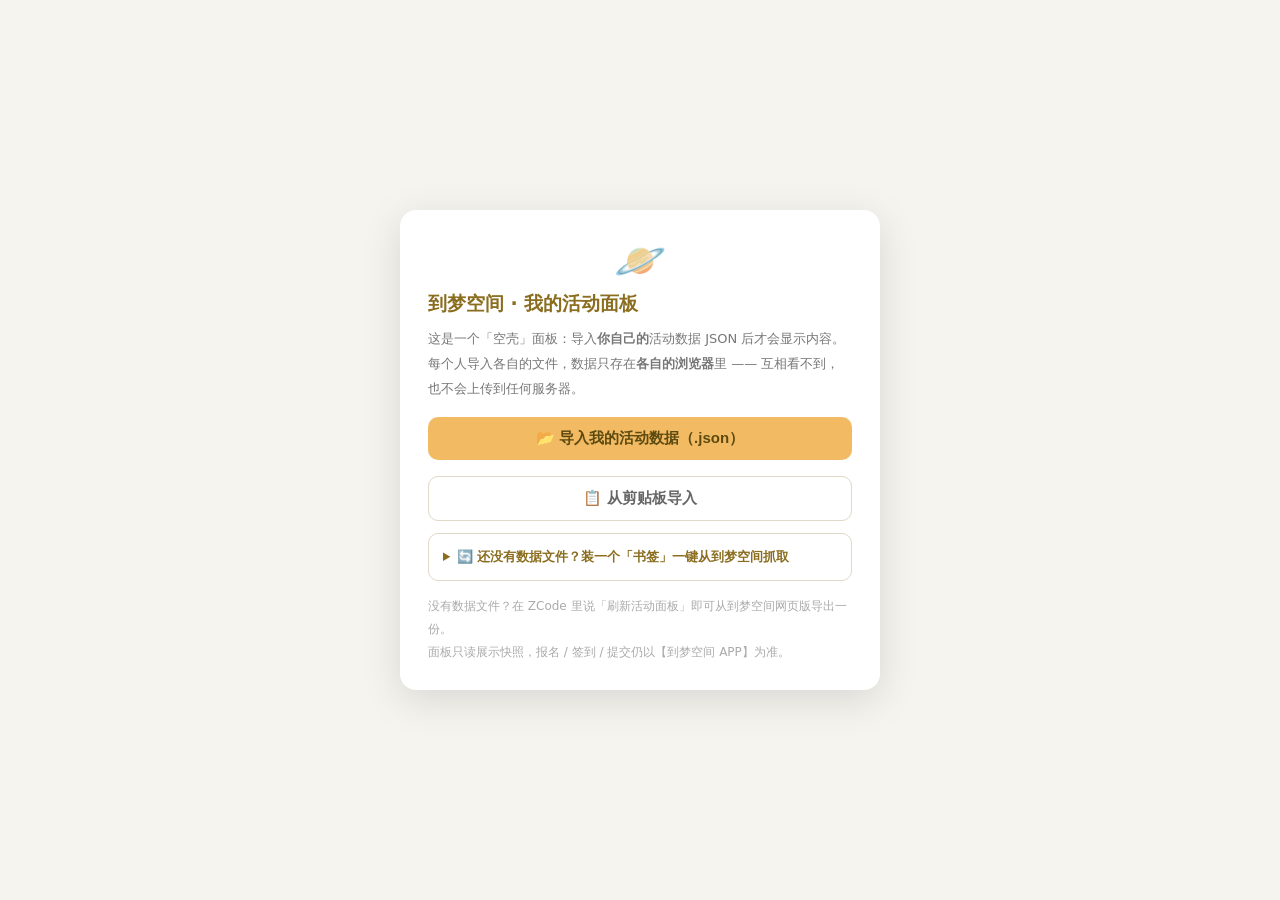
<file: dmkj-panel/index.html>
<!DOCTYPE html><html lang="zh"><head><meta charset="utf-8">
<meta name="viewport" content="width=device-width,initial-scale=1">
<title>到梦空间 · 我的活动面板</title>
<style>
*{box-sizing:border-box;margin:0;padding:0}
body{font-family:"Microsoft YaHei",system-ui,sans-serif;background:#f6f4ef;color:#333;padding:18px}
.wrap{max-width:980px;margin:0 auto}
h1{font-size:22px;color:#8a6d1f}
.sub{color:#999;font-size:12px;margin:6px 0 14px}
.sub b{color:#8a6d1f}
.stats{display:flex;flex-wrap:wrap;gap:10px;margin-bottom:14px}
.s{background:#fff;border-radius:12px;padding:10px 14px;font-size:12px;color:#888;box-shadow:0 1px 4px rgba(0,0,0,.06)}
.s b{display:block;font-size:22px;color:#c8961e}
.s.warn b{color:#e05d3d}
.airow{margin-bottom:12px;display:flex;align-items:center;gap:8px;flex-wrap:wrap}
#copyBrief,#copyFiltered{background:#f2bb63;border:none;border-radius:10px;padding:10px 16px;font-size:14px;font-weight:600;color:#5d4a10;cursor:pointer}
#copyBrief:hover,#copyFiltered:hover{background:#e8ad45}
#copyFiltered{background:#fff;border:1px solid #e0d9c8}
.aiopen{background:#fff;border:1px solid #e0d9c8;border-radius:10px;padding:8px 14px;font-size:13px;color:#555;cursor:pointer}
.aiopen:hover{border-color:#f2bb63;color:#8a6d1f}
.aihint{color:#999;font-size:12px}
.filters{display:flex;gap:8px;flex-wrap:wrap;margin-bottom:10px}
.chip{background:#fff;border:1px solid #e0d9c8;border-radius:16px;padding:6px 14px;font-size:13px;color:#666;cursor:pointer}
.chip.on{background:#f2bb63;border-color:#f2bb63;color:#5d4a10;font-weight:600}
.search{width:100%;padding:10px 14px;border:1px solid #e0d9c8;border-radius:10px;font-size:14px;margin-bottom:16px;background:#fff}
.sec{margin-bottom:24px}
h2{font-size:16px;color:#6b5510;border-left:4px solid #f2bb63;padding-left:10px;margin-bottom:10px}
h2 .cnt{color:#c8961e;font-size:14px}
.card{background:#fff;border-radius:12px;padding:12px 14px;margin-bottom:10px;box-shadow:0 1px 4px rgba(0,0,0,.05)}
.card.done{opacity:.55}
.card .c-head{display:flex;justify-content:space-between;align-items:flex-start;gap:8px;flex-wrap:wrap}
.c-name{font-weight:600;font-size:14px;line-height:1.5}
.sumline{background:#faf7ee;border-radius:8px;padding:8px 10px;margin-top:8px;font-size:12.5px;line-height:1.8;color:#6b5510}
.sumline b{color:#8a6d1f}
.c-meta{display:flex;flex-wrap:wrap;gap:4px 16px;color:#888;font-size:12px;margin-top:6px}
.b{font-size:11px;padding:2px 8px;border-radius:8px;white-space:nowrap}
.b.st3{background:#e8f6e0;color:#4a8c2c}.b.st5{background:#fff3e0;color:#c8781e}
.b.sig{background:#eef4e2;color:#4a8c2c}.b.sig0{background:#fbeedd;color:#b06a1a}
.b.sub1{background:#e8f6e0;color:#4a8c2c}.b.sub0{background:#fff0f0;color:#c05a3a}
.b.urgent{background:#fdeae4;color:#e05d3d;font-weight:700}
.b.daily{background:#eef4ff;color:#3a6fd8}
.b.ban{background:#fde8e8;color:#c0392b}
.b.att{background:#eef4ff;color:#3a6fd8}
.askai{background:#eef4ff;color:#3a6fd8;border:none;border-radius:8px;padding:3px 10px;font-size:11px;cursor:pointer;white-space:nowrap}
.askai:hover{background:#dfe9ff}
.check{border:1px solid #9bbf65;background:#f4f9ec;color:#4a7c1e;border-radius:8px;padding:4px 12px;font-size:12px;cursor:pointer}
.check.on{background:#9bbf65;color:#fff;border-color:#9bbf65}
details.req{margin-top:8px;background:#faf7ee;border-radius:8px;padding:6px 10px;font-size:12px}
details.req summary{cursor:pointer;color:#8a6d1f;font-weight:600;outline:none}
.rt{color:#8a6d1f;font-weight:600;margin-top:6px}
.rc{white-space:pre-wrap;line-height:1.7;color:#555;margin-top:2px}
.empty{color:#aaa;font-size:13px;background:#fff;border-radius:12px;padding:14px}
.todayitem{display:flex;align-items:flex-start;gap:10px;background:#fff;border-radius:12px;padding:12px 14px;margin-bottom:8px;box-shadow:0 1px 4px rgba(0,0,0,.05)}
.todayitem.done{opacity:.5}
.todayitem .t-main{flex:1}
.todayitem .t-act{color:#6b5510;font-weight:600;font-size:13.5px}
.todayitem .t-meta{color:#999;font-size:12px;margin-top:3px}
.todayitem .t-dead{color:#e05d3d;font-weight:700}
.note{border-left:4px solid #f2bb63}
footer{color:#aaa;font-size:11px;line-height:1.8;margin-top:30px}
#toast{position:fixed;bottom:30px;left:50%;transform:translateX(-50%);background:#333;color:#fff;padding:10px 22px;border-radius:20px;font-size:13px;display:none;z-index:9;max-width:80vw}
.hide{display:none}
button:focus-visible,.chip:focus-visible,input:focus-visible{outline:2px solid #8a6d1f;outline-offset:3px}
.t-main{min-width:0}.sumline,.rc,.t-meta{overflow-wrap:anywhere}.todayitem .check{flex-shrink:0}
@media(max-width:600px){body{padding:12px}.todayitem{flex-wrap:wrap}.todayitem .t-main{flex-basis:100%}.s{flex:1 1 135px}.airow button{max-width:100%}.c-head>span:last-child{display:flex;gap:4px;flex-wrap:wrap}}
#gate{position:fixed;inset:0;z-index:60;background:#f6f4ef;display:none;align-items:center;justify-content:center;padding:20px}
#gate.show{display:flex}
#gate .gbox{max-width:480px;background:#fff;border-radius:16px;box-shadow:0 10px 40px rgba(0,0,0,.12);padding:26px 28px}
#gate h2{border:none;padding:0;margin-bottom:10px;color:#8a6d1f;font-size:19px}
#gate .gdesc{color:#777;font-size:13px;line-height:1.9}
#gate .gbtn{display:block;width:100%;background:#f2bb63;border:none;border-radius:10px;padding:12px;font-size:15px;font-weight:600;color:#5d4a10;cursor:pointer;margin-top:16px}
#gate .gbtn:hover{background:#e8ad45}
#gate .gnote{color:#aaa;font-size:12px;line-height:1.9;margin-top:14px}
#gate .gate-ico{font-size:42px;text-align:center;margin-bottom:6px}
.sub .aiopen{margin-left:6px}
details.howto{background:#fff;border:1px solid #e0d9c8;border-radius:10px;padding:10px 14px;margin-top:12px;font-size:13px;line-height:2}
details.howto summary{cursor:pointer;color:#8a6d1f;font-weight:600}
details.howto .hstep{margin:6px 0;color:#555}
a.bm{display:inline-block;background:#eef4ff;border:1px dashed #3a6fd8;color:#3a6fd8;border-radius:8px;padding:4px 12px;text-decoration:none;font-weight:600}
a.bm:active{background:#dfe9ff}
details.howto .gnote{color:#aaa;font-size:12px;line-height:1.9;margin-top:4px}
</style></head><body><div class="wrap">
<div id="gate"><div class="gbox">
  <div class="gate-ico">🪐</div>
  <h2>到梦空间 · 我的活动面板</h2>
  <div class="gdesc">这是一个「空壳」面板：导入<b>你自己的</b>活动数据 JSON 后才会显示内容。<br>
  每个人导入各自的文件，数据只存在<b>各自的浏览器</b>里 —— 互相看不到，也不会上传到任何服务器。</div>
  <button class="gbtn" id="btnImportGate">📂 导入我的活动数据（.json）</button>
  <button class="gbtn" id="btnClipGate" style="background:#fff;border:1px solid #e0d9c8;color:#666">📋 从剪贴板导入</button>
  <details class="howto"><summary>🔄 还没有数据文件？装一个「书签」一键从到梦空间抓取</summary>
    <div class="hstep">① 把这个链接<b>拖到浏览器书签栏</b>（或右键 → 添加到收藏）：<br>
      <a class="bm" id="bmLink" href="javascript:(async%20function()%7B%0Atry%7B%0A%20%20if(location.hostname.indexOf('5idream')%3C0)%7B%20alert('%E8%AF%B7%E5%85%88%E6%89%93%E5%BC%80%E5%B9%B6%E7%99%BB%E5%BD%95%E5%88%B0%E6%A2%A6%E7%A9%BA%E9%97%B4%E7%BD%91%E9%A1%B5%E7%89%88%EF%BC%88www.5idream.net%EF%BC%89%EF%BC%8C%E5%86%8D%E7%82%B9%E8%BF%99%E4%B8%AA%E4%B9%A6%E7%AD%BE')%3B%20return%3B%20%7D%0A%20%20function%20get(p%2Cpg)%7B%20return%20fetch(p%2B'%3Fpage%3D'%2Bpg%2B'%26size%3D20'%2C%7Bcredentials%3A'same-origin'%7D).then(function(r)%7B%20if(!r.ok)%20throw%20new%20Error('HTTP%20'%2Br.status)%3B%20return%20r.json()%3B%20%7D)%3B%20%7D%0A%20%20var%20joins%3D%5B%5D%2Cseen%3D%7B%7D%2Cempty%3D0%3B%0A%20%20for(var%20pg%3D1%3Bpg%3C%3D30%3Bpg%2B%2B)%7B%0A%20%20%20%20var%20d%3Dawait%20get('%2Factivity%2Factivity%2Fmyjoin'%2Cpg)%3B%0A%20%20%20%20var%20rr%3Dd.rows%7C%7C%5B%5D%3B%20if(!rr.length)%20break%3B%0A%20%20%20%20var%20na%3D0%3B%0A%20%20%20%20rr.forEach(function(x)%7B%20if(!seen%5Bx.id%5D)%7B%20seen%5Bx.id%5D%3D1%3B%20joins.push(x)%3B%20if(%5B'3'%2C'4'%2C'5'%5D.indexOf(String(x.status))%3E%3D0)%20na%2B%2B%3B%20%7D%20%7D)%3B%0A%20%20%20%20if(pg%3E2%26%26na%3D%3D%3D0)%7B%20empty%2B%2B%3B%20if(empty%3E%3D2)%20break%3B%20%7D%20else%20empty%3D0%3B%0A%20%20%7D%0A%20%20var%20chk%3D%7B%7D%2Cseen2%3D%7B%7D%3B%0A%20%20for(var%20pg2%3D1%3Bpg2%3C%3D20%3Bpg2%2B%2B)%7B%0A%20%20%20%20var%20d2%3Dawait%20get('%2Factivity%2Factivity%2Fmycheckin'%2Cpg2)%3B%0A%20%20%20%20var%20r2%3Dd2.rows%7C%7C%5B%5D%3B%20if(!r2.length)%20break%3B%0A%20%20%20%20r2.forEach(function(x)%7B%20if(!seen2%5Bx.id%5D)%7B%20seen2%5Bx.id%5D%3D1%3B%20chk%5Bx.id%5D%3D1%3B%20%7D%20%7D)%3B%0A%20%20%7D%0A%20%20%0Afunction%20bmCore(rows%2C%20checked%2C%20attachMap)%7B%0A%20%20var%20items%20%3D%20%5B%5D%3B%0A%20%20(rows%20%7C%7C%20%5B%5D).forEach(function(a)%7B%0A%20%20%20%20var%20st%20%3D%20String(a.status%20!%3D%20null%20%3F%20a.status%20%3A%20(a.st%20!%3D%20null%20%3F%20a.st%20%3A%20''))%3B%0A%20%20%20%20if(%5B'3'%2C'4'%2C'5'%5D.indexOf(st)%20%3C%200)%20return%3B%0A%20%20%20%20var%20det%20%3D%20a.detail%20%7C%7C%20%7B%7D%3B%0A%20%20%20%20var%20content%20%3D%20a.content%20!%3D%20null%20%3F%20a.content%20%3A%20(det.content%20%7C%7C%20'')%3B%0A%20%20%20%20var%20jointip%20%3D%20a.jointip%20!%3D%20null%20%3F%20a.jointip%20%3A%20(det.jointip%20%7C%7C%20'')%3B%0A%20%20%20%20var%20name%20%3D%20a.name%20%7C%7C%20''%3B%0A%20%20%20%20var%20text%20%3D%20content%20%2B%20'%5Cn'%20%2B%20jointip%3B%0A%20%20%20%20var%20wm%20%3D%20text.match(%2F%E4%B8%8D%E5%B0%91%E4%BA%8E%5Cs*(%5Cd%2B)%5Cs*%E5%AD%97%2F)%20%7C%7C%20text.match(%2F(%5Cd%2B)%5Cs*%E5%AD%97%E4%BB%A5%E4%B8%8A%2F)%20%7C%7C%20text.match(%2F%E5%86%99%5Cs*(%5Cd%2B)%5Cs*%E5%AD%97%2F)%3B%0A%20%20%20%20var%20groups%20%3D%20%5B%5D%2C%20gs%20%3D%20%7B%7D%3B%0A%20%20%20%20(text.match(%2F(%3F%3AQQ%5Cs*%E7%BE%A4%7C%E7%BE%A4%5Cd%7C%E5%8A%A0%E7%BE%A4%7C%E5%AD%A6%E4%B9%A0%E9%80%9A(%3F%3A%E7%8F%AD%E7%BA%A7)%3F)%5B%E5%8F%B7%5D%3F%5Cs*%5B%3A%EF%BC%9A%5D%3F%5Cs*(%5Cd%7B5%2C12%7D)%2Fg)%20%7C%7C%20%5B%5D).forEach(function(s)%7B%0A%20%20%20%20%20%20var%20n%20%3D%20(s.match(%2F(%5Cd%7B5%2C12%7D)%24%2F)%20%7C%7C%20%5B%5D)%5B1%5D%3B%0A%20%20%20%20%20%20if(n%20%26%26%20!gs%5Bn%5D)%7B%20gs%5Bn%5D%20%3D%201%3B%20groups.push(n)%3B%20%7D%0A%20%20%20%20%7D)%3B%0A%20%20%20%20var%20naming%20%3D%20%2F%E5%A7%93%E5%90%8D%5Cs*%5B%2B%EF%BC%8B%5D%5Cs*%E5%AD%A6%E5%8F%B7%2F.test(text)%20%3F%20'%E5%A7%93%E5%90%8D%2B%E5%AD%A6%E5%8F%B7'%20%3A%20(%2F%E5%AD%A6%E5%8F%B7%5Cs*%5B%2B%EF%BC%8B%5D%5Cs*%E5%A7%93%E5%90%8D%2F.test(text)%20%3F%20'%E5%AD%A6%E5%8F%B7%2B%E5%A7%93%E5%90%8D'%20%3A%20null)%3B%0A%20%20%20%20var%20channels%20%3D%20%5B%5D%3B%0A%20%20%20%20%5B%5B'%E7%BE%A4%E7%9B%B8%E5%86%8C'%2C'QQ%E7%BE%A4%E7%9B%B8%E5%86%8C'%5D%2C%5B'%E6%94%B6%E9%9B%86%E8%A1%A8'%2C'%E6%94%B6%E9%9B%86%E8%A1%A8'%5D%2C%5B'%E5%AD%A6%E4%B9%A0%E9%80%9A'%2C'%E5%AD%A6%E4%B9%A0%E9%80%9A'%5D%2C%5B'%E6%8A%96%E9%9F%B3'%2C'%E6%8A%96%E9%9F%B3'%5D%2C%5B'%E5%BE%AE%E5%8D%9A'%2C'%E5%BE%AE%E5%8D%9A'%5D%2C%5B'QQ%E7%A9%BA%E9%97%B4'%2C'QQ%E7%A9%BA%E9%97%B4'%5D%5D.forEach(function(p)%7B%0A%20%20%20%20%20%20if(text.indexOf(p%5B0%5D)%20%3E%3D%200%20%26%26%20channels.indexOf(p%5B1%5D)%20%3C%200)%20channels.push(p%5B1%5D)%3B%0A%20%20%20%20%7D)%3B%0A%20%20%20%20var%20f%20%3D%20%7B%0A%20%20%20%20%20%20handwrite%3A%20%2F%E6%89%8B%E5%86%99%2F.test(text)%2C%0A%20%20%20%20%20%20photo%3A%20%2F%E6%8B%8D%E7%85%A7%7C%E7%85%A7%E7%89%87%7C%E5%9B%BE%E7%89%87%7C%E5%AE%9E%E6%8B%8D%7C%E6%88%AA%E5%9B%BE%2F.test(text)%2C%0A%20%20%20%20%20%20video%3A%20%2F%E7%9F%AD%E8%A7%86%E9%A2%91%7C%E8%A7%86%E9%A2%91%7Cvlog%7CVlog%7C%E6%8B%8D%E6%91%84%2F.test(text)%2C%0A%20%20%20%20%20%20quiz%3A%20%2F%E7%AD%94%E9%A2%98%7C%E7%AB%9E%E8%B5%9B%7C%E7%AB%9E%E7%AD%94%7C%E5%A4%A7%E8%B5%9B%7C%E6%8C%91%E6%88%98%E8%B5%9B%2F.test(text)%2C%0A%20%20%20%20%20%20daily%3A%20%2F(%E6%8D%90%E6%AD%A5%7C%E5%85%89%E7%9B%98%7C%E6%AF%8F%E6%97%A5%7C%E6%AF%8F%E5%A4%A9%7C%E8%BF%9E%E7%BB%ADs*d%2Bs*%E5%A4%A9)%2F.test(name%20%2B%20text)%2C%0A%20%20%20%20%20%20read%3A%20%2F%E9%98%85%E8%AF%BB%7C%E8%AF%BB%E4%B9%A6%7C%E5%85%B8%E7%B1%8D%7C%E5%85%B1%E8%AF%BB%2F.test(name%20%2B%20text)%2C%0A%20%20%20%20%20%20banAI%3A%20%2F%E4%B8%A5%E7%A6%81%5B%5E%E3%80%82%3B%EF%BC%9B%5D%7B0%2C10%7DAI%7CAI%5B%5E%E3%80%82%3B%EF%BC%9B%5D%7B0%2C6%7D%E5%88%9B%E4%BD%9C%7C%E7%A6%81%E6%AD%A2%5B%5E%E3%80%82%3B%EF%BC%9B%5D%7B0%2C10%7DAI%7C%E6%9D%9C%E7%BB%9D%5B%5E%E3%80%82%3B%EF%BC%9B%5D%7B0%2C10%7DAI%2F.test(text)%0A%20%20%20%20%7D%3B%0A%20%20%20%20var%20parts%20%3D%20%5B%5D%3B%0A%20%20%20%20if(f.quiz)%20parts.push('%E7%BA%BF%E4%B8%8A%E7%AD%94%E9%A2%98%2F%E5%8F%82%E8%B5%9B')%3B%0A%20%20%20%20if(wm)%20parts.push('%E5%86%99%3E%3D'%20%2B%20wm%5B1%5D%20%2B%20'%E5%AD%97')%3B%0A%20%20%20%20else%20if(f.read%20%26%26%20!f.quiz)%20parts.push('%E9%98%85%E8%AF%BB%2B%E6%84%9F%E6%82%9F')%3B%0A%20%20%20%20if(f.handwrite)%20parts.push('%E6%89%8B%E5%86%99%E6%8B%8D%E7%85%A7')%3B%0A%20%20%20%20if(f.video)%20parts.push('%E6%8B%8D%E8%A7%86%E9%A2%91%E5%8F%91%E5%B9%B3%E5%8F%B0')%3B%0A%20%20%20%20else%20if(f.photo%20%26%26%20!f.handwrite)%20parts.push('%E6%8B%8D%E7%85%A7%E7%89%87')%3B%0A%20%20%20%20if(f.daily)%20parts.push('%E6%AF%8F%E6%97%A5%E6%89%93%E5%8D%A1')%3B%0A%20%20%20%20if(!parts.length)%20parts.push('%E7%9C%8B%E8%A6%81%E6%B1%82%E5%8E%9F%E6%96%87')%3B%0A%20%20%20%20var%20wordLabel%20%3D%20wm%20%3F%20'%E2%89%A5'%20%2B%20wm%5B1%5D%20%2B%20'%E5%AD%97'%20%3A%20null%3B%0A%20%20%20%20var%20groupLabel%20%3D%20groups.length%20%26%26%20%2F%E5%AD%A6%E4%B9%A0%E9%80%9A%2F.test(text)%20%3F%20'%E5%AD%A6%E4%B9%A0%E9%80%9A%E7%8F%AD%E7%BA%A7%2F%E9%82%80%E8%AF%B7%E7%A0%81'%20%3A%20'QQ%E5%92%A8%E8%AF%A2%2F%E6%B4%BB%E5%8A%A8%E7%BE%A4'%3B%0A%20%20%20%20var%20completionLabel%20%3D%20%2F%E7%AD%94%E9%A2%98%7C%E7%AB%9E%E8%B5%9B%7C%E5%8F%82%E8%B5%9B%7C%E8%AF%BE%E7%A8%8B%7C%E8%80%83%E8%AF%95%7C%E6%8A%95%E7%A8%BF%7C%E4%BA%A4%E6%98%93%2F.test(name%20%2B%20content)%20%3F%20'%E4%BB%BB%E5%8A%A1'%20%3A%20'%E6%9D%90%E6%96%99'%3B%0A%20%20%20%20var%20rule%20%3D%20''%3B%0A%20%20%20%20(text.split(%2F%5B%E3%80%82%EF%BC%9B%3B%5Cn%5D%2F)).forEach(function(seg)%7B%0A%20%20%20%20%20%20seg%20%3D%20seg.trim()%3B%0A%20%20%20%20%20%20if(!rule%20%26%26%20%2F%E6%89%93%E5%8D%A1%7C%E7%B4%AF%E8%AE%A1%7C%E5%AE%8C%E6%88%90%7C%E6%8A%95%E7%A8%BF%7C%E5%BE%97d%2B%E5%88%86%7C%E5%BE%97d%2B%E5%88%86%2F.test(seg)%20%26%26%20%2F%E5%88%86%2F.test(seg)%20%26%26%20%2F%E5%BE%97%7C%E8%A1%A5%E7%AD%BE%7C%E7%A7%AF%E5%88%86%2F.test(seg)%20%26%26%20seg.length%20%3C%3D%2040%20%26%26%20%2Fd%2Bs*%E5%88%86%2F.test(seg))%20rule%20%3D%20seg%3B%0A%20%20%20%20%7D)%3B%0A%20%20%20%20var%20att%20%3D%20attachMap%20%26%26%20Array.isArray(attachMap%5Ba.id%5D)%20%3F%20attachMap%5Ba.id%5D%20%3A%20%5B%5D%3B%0A%20%20%20%20items.push(%7B%0A%20%20%20%20%20%20id%3A%20String(a.id)%2C%20name%3A%20name%2C%20st%3A%20st%2C%0A%20%20%20%20%20%20sd%3A%20%2B(a.sd%20!%3D%20null%20%3F%20a.sd%20%3A%20(a.startdate%20%7C%7C%200))%2C%0A%20%20%20%20%20%20ed%3A%20%2B(a.ed%20!%3D%20null%20%3F%20a.ed%20%3A%20(a.enddate%20%7C%7C%200))%2C%0A%20%20%20%20%20%20jed%3A%20%2B(a.jed%20!%3D%20null%20%3F%20a.jed%20%3A%20(a.joinenddate%20%7C%7C%200))%2C%0A%20%20%20%20%20%20addr%3A%20a.addr%20!%3D%20null%20%3F%20a.addr%20%3A%20(a.address%20%7C%7C%20'')%2C%0A%20%20%20%20%20%20tribe%3A%20a.tribe%20!%3D%20null%20%3F%20a.tribe%20%3A%20(a.tribename%20%7C%7C%20'')%2C%0A%20%20%20%20%20%20cat%3A%20a.cat%20!%3D%20null%20%3F%20a.cat%20%3A%20(a.catalog2name%20%7C%7C%20a.catalogname%20%7C%7C%20'')%2C%0A%20%20%20%20%20%20content%3A%20content%2C%20jointip%3A%20jointip%2C%20attach%3A%20att%2C%0A%20%20%20%20%20%20sign%3A%20a.sign%20%7C%7C%20(checked%20%26%26%20checked%5BString(a.id)%5D%20%3F%20'signed'%20%3A%20'unknown')%2C%0A%20%20%20%20%20%20sum%3A%20a.sum%20%26%26%20a.sum.flags%20%3F%20a.sum%20%3A%20%7B%20do%3A%20parts.join('%2B')%2C%20words%3A%20wm%20%3F%20%2Bwm%5B1%5D%20%3A%20null%2C%0A%20%20%20%20%20%20%20%20groups%3A%20groups%2C%20naming%3A%20naming%2C%20channels%3A%20channels%2C%20flags%3A%20f%2C%0A%20%20%20%20%20%20%20%20wordLabel%3A%20wordLabel%2C%20rule%3A%20rule%2C%20groupLabel%3A%20groupLabel%2C%20completionLabel%3A%20completionLabel%20%7D%0A%20%20%20%20%7D)%3B%0A%20%20%7D)%3B%0A%20%20items.sort(function(x%2C%20y)%7B%20return%20(x.ed%20%7C%7C%200)%20-%20(y.ed%20%7C%7C%200)%3B%20%7D)%3B%0A%20%20return%20items%3B%0A%7D%0A%20%20var%20items%3DbmCore(joins%2Cchk%2C%7B%7D)%3B%0A%20%20if(!items.length)%7B%20alert('%E6%B2%A1%E6%8A%93%E5%88%B0%E8%BF%9B%E8%A1%8C%E4%B8%AD%2F%E6%8A%A5%E5%90%8D%E4%B8%AD%E7%9A%84%E6%B4%BB%E5%8A%A8%EF%BC%88%E5%8F%AF%E8%83%BD%E6%98%AF%E8%B4%A6%E5%8F%B7%E6%B2%A1%E6%9C%89%E6%B4%BB%E8%B7%83%E4%BB%BB%E5%8A%A1%EF%BC%89')%3B%20return%3B%20%7D%0A%20%20var%20json%3DJSON.stringify(items)%3B%0A%20%20var%20b%3Dnew%20Blob(%5Bjson%5D%2C%7Btype%3A'application%2Fjson'%7D)%3B%0A%20%20var%20a%3Ddocument.createElement('a')%3B%20a.href%3DURL.createObjectURL(b)%3B%20a.download%3D'dmkj_panel_data.json'%3B%0A%20%20document.body.appendChild(a)%3B%20a.click()%3B%0A%20%20var%20copied%3Dfalse%3B%0A%20%20try%7B%20await%20navigator.clipboard.writeText(json)%3B%20copied%3Dtrue%3B%20%7Dcatch(e)%7B%7D%0A%20%20alert('%E2%9C%85%20%E5%B7%B2%E6%8A%93%E5%8F%96%20'%2Bitems.length%2B'%20%E4%B8%AA%E6%B4%BB%E8%B7%83%E4%BB%BB%E5%8A%A1%5Cn%5Cn%E2%91%A0%20%E6%96%87%E4%BB%B6%20dmkj_panel_data.json%20%E5%B7%B2%E5%BC%80%E5%A7%8B%E4%B8%8B%E8%BD%BD%5Cn'%2B(copied%3F'%E2%91%A1%20JSON%20%E5%B7%B2%E5%A4%8D%E5%88%B6%E5%88%B0%E5%89%AA%E8%B4%B4%E6%9D%BF%5Cn'%3A'')%2B'%5Cn%E2%86%92%20%E5%9B%9E%E5%88%B0%E6%B4%BB%E5%8A%A8%E9%9D%A2%E6%9D%BF%EF%BC%8C%E7%82%B9%E3%80%8C%E5%AF%BC%E5%85%A5%E3%80%8D%E9%80%89%E8%BF%99%E4%B8%AA%E6%96%87%E4%BB%B6%EF%BC%88%E6%88%96%E7%9B%B4%E6%8E%A5%E4%BB%8E%E5%89%AA%E8%B4%B4%E6%9D%BF%E5%AF%BC%E5%85%A5%EF%BC%89')%3B%0A%7Dcatch(e)%7B%20alert('%E6%8A%93%E5%8F%96%E5%A4%B1%E8%B4%A5%EF%BC%9A'%2B(e%26%26e.message%7C%7Ce)%2B'%5Cn%E8%AF%B7%E7%A1%AE%E8%AE%A4%E5%B7%B2%E7%99%BB%E5%BD%95%E5%88%B0%E6%A2%A6%E7%A9%BA%E9%97%B4%E7%BD%91%E9%A1%B5%E7%89%88%E5%90%8E%E5%86%8D%E7%82%B9%E4%B9%A6%E7%AD%BE')%3B%20%7D%0A%7D)()">🪐 到梦空间 → 面板数据</a>
      <button class="aiopen" id="bmCopy">复制书签代码</button></div>
    <div class="hstep">② 打开并登录 <b>www.5idream.net</b>（到梦空间网页版，任意页面都行）；</div>
    <div class="hstep">③ 点书签栏里的「🪐 到梦空间 → 面板数据」——自动抓取你的活跃任务，下载 <b>dmkj_panel_data.json</b>；</div>
    <div class="hstep">④ 回到本面板点「导入」选文件（或「从剪贴板导入」）。</div>
    <div class="gnote">手机上用：电脑上抓好数据后交给 ZCode 推送，会得到一条 <b>?s=</b> 短链接，手机浏览器打开即用（数据随后也存在手机本机）。抓取只在到梦空间网页本身进行，不经过任何第三方；带数据的链接等于钥匙，请勿公开传播。</div>
  </details>
  <div class="gnote">没有数据文件？在 ZCode 里说「刷新活动面板」即可从到梦空间网页版导出一份。<br>
  面板只读展示快照，报名 / 签到 / 提交仍以【到梦空间 APP】为准。</div>
</div></div>
<h1>到梦空间 · 我的活动面板</h1>
<div class="sub" id="subBar"></div>
<div class="airow"><button id="copyBrief">📋 复制完整简报</button><button id="copyFiltered">📋 复制当前筛选的提示词</button>
<span class="aihint">直达 →</span><button class="aiopen" data-u="https://www.doubao.com/chat/">豆包</button><button class="aiopen" data-u="https://kimi.moonshot.cn/">Kimi</button><button class="aiopen" data-u="https://chat.deepseek.com/">DeepSeek</button><button class="aiopen" data-u="https://yiyan.baidu.com/">文心</button><button class="aiopen" data-u="https://yuanbao.tencent.com/">元宝</button><button class="aiopen" data-u="https://www.tongyi.com/">通义</button><button class="aiopen" data-u="https://chatgpt.com/">ChatGPT</button><button class="aiopen" data-u="https://claude.ai/new">Claude</button><button class="aiopen" data-u="">WorkBuddy</button><button class="aiopen" data-u="">ZCode</button>
<span class="aihint">点AI按钮=复制简报并新标签页打开(弹窗被拦会提示,不会丢内容)</span></div>
<div class="stats" id="stats"></div>
<div class="filters" id="filters">
  <button type="button" class="chip on" data-f="all">全部</button>
  <button type="button" class="chip" data-f="urgent">⏰即将截止(3天内)</button>
  <button type="button" class="chip" data-f="daily">🔁每日打卡</button>
  <button type="button" class="chip" data-f="todo">📌待提交/待确认</button>
  <button type="button" class="chip" data-f="done">✅已标记（含今日打卡）</button>
</div>
<input class="search" id="q" placeholder="🔍 搜索:活动名 / 要求内容 / 主办方 / QQ群号 / 学习通号…">
<div class="sec"><h2>🎯 今天要做什么 <span class="cnt" id="todayCnt"></span></h2><div id="todayList"></div>
<div class="card note"><div class="c-note" style="margin-top:0">勾选是本人记录，保存在本机浏览器；今日打卡与材料提交分别记录，可再次点击撤销。清除浏览器数据会重置，实际状态以APP为准。</div></div></div>
<div class="sec"><h2>活跃任务 <span class="cnt" id="cardCnt"></span></h2><div id="cardList"></div></div>
<div class="sec"><h2>我管理的活动(进行中/报名中) <span class="cnt">0</span></h2><div class="empty">共 0 个,详情在APP管理端查看</div></div>
<footer>本面板是本地空壳：打开后导入自己的活动数据 JSON 才有内容，导入的数据和勾选记录只存在各自的浏览器里 —— 不上传、不共享、换浏览器或清缓存会丢（可先「导出数据」备份）。<br>
报名、签到、上传附件请在【到梦空间 APP】完成；想更新数据就重新导入新的快照 JSON（在 ZCode 里说「刷新活动面板」可生成）。</footer>
<input type="file" id="dataFile" accept=".json,application/json" style="display:none">
<div id="toast"></div>
<script type="text/plain" id="aiBrief">简报由当前活动数据动态生成。</script>
<script id="data" type="application/json">[]</script>
<script>
var DATA = [];
var SNAP_AT = 0;
var K_DATA = "dmkj_panel_data", K_SNAPAT = "dmkj_panel_snapat";
var BRIEF = document.getElementById("aiBrief").textContent;
function showGate(){ document.getElementById("gate").classList.add("show"); }
function hideGate(){ document.getElementById("gate").classList.remove("show"); }
/* ---------- 页面内一键生成/更新手机链接（面板直接推 GitHub，文件名固定所以链接不变） ---------- */
var PHONE_LINK = "https://cqibo06-collab.github.io/hug-planet/dmkj-panel/?s=ed0c2215";
var DATA_FILE = "dmkj-panel/data-ed0c2215.json";
function utf8b64(str){
  var bytes = new TextEncoder().encode(str), bin = [];
  for(var i = 0; i < bytes.length; i += 0x8000)
    bin.push(String.fromCharCode.apply(null, bytes.subarray(i, i + 0x8000)));
  return btoa(bin.join(""));
}
async function publishLink(){
  var tok = ls("dmkj_gh_token");
  if(tok && !confirm("使用本机已保存的 GitHub token 推送？\n「确定」= 用它推\n「取消」= 重新输入")) tok = null;
  if(!tok){
    var t = prompt("粘贴 GitHub token（需 hug-planet 仓库 Contents 写权限；fine-grained 最安全）：\n只保存在这台浏览器里，千万不要泄露给别人", "");
    if(t === null) return;
    t = String(t).trim();
    if(!t){ toast("没有 token，已取消"); return; }
    if(confirm("记住 token 到这台浏览器吗？（下次一键直推）")) ls("dmkj_gh_token", t);
    tok = t;
  }
  toast("正在把当前数据推送到 GitHub …");
  try{
    var api = function(p, opt){
      return fetch("https://api.github.com" + p, Object.assign({
        headers: { Authorization: "Bearer " + tok, Accept: "application/vnd.github+json", "Content-Type": "application/json" }
      }, opt || {})).then(function(r){
        return r.json().then(function(j){ return { ok: r.ok, status: r.status, j: j }; },
                           function(){ return { ok: r.ok, status: r.status, j: {} }; });
      });
    };
    var sha = null;
    var cur = await api("/repos/cqibo06-collab/hug-planet/contents/" + DATA_FILE + "?ref=main");
    if(cur.ok && cur.j && cur.j.sha) sha = cur.j.sha;
    var put = await api("/repos/cqibo06-collab/hug-planet/contents/" + DATA_FILE, {
      method: "PUT",
      body: JSON.stringify({
        message: "更新活动数据（页面内自推）" + new Date().toLocaleString(),
        content: utf8b64(JSON.stringify(DATA)),
        sha: sha, branch: "main"
      })
    });
    if(!put.ok) throw new Error("HTTP " + put.status + " " + ((put.j && put.j.message) || ""));
    copyText(PHONE_LINK, "已更新 ✓ 手机链接已复制，发到手机即可（Pages 约 1~2 分钟后生效）");
  }catch(e){ toast("推送失败：" + e.message); }
}
function drawSub(){
  document.getElementById("subBar").innerHTML =
    "数据快照: <b>"+fmtT(SNAP_AT,true)+"</b>(快照后新进展以APP为准) · 活跃任务 <b>"+DATA.length+"</b> 个"
    + '<button class="aiopen" id="btnSwap">⬆️ 更换数据</button>'
    + '<button class="aiopen" id="btnExport">⬇️ 导出数据</button>'
    + '<button class="aiopen" id="btnClip">📋 剪贴板导入</button>'
    + '<button class="aiopen" id="btnPublish" style="background:#eef4ff;border-color:#9db9e8;color:#2b5fc0;font-weight:600">🔗 生成/更新手机链接</button>'+
    '<button class="aiopen" id="btnWipe">🗑 清除我的数据</button>';
  document.getElementById("btnSwap").onclick = function(){ document.getElementById("dataFile").click(); };
  document.getElementById("btnClip").onclick = importClip;
  document.getElementById("btnPublish").onclick = publishLink;
  document.getElementById("btnExport").onclick = function(){
    var b = new Blob([JSON.stringify(DATA)], {type:"application/json;charset=utf-8"});
    var a = document.createElement("a"); a.href = URL.createObjectURL(b); a.download = "到梦空间活动数据.json";
    document.body.appendChild(a); a.click();
    setTimeout(function(){ URL.revokeObjectURL(a.href); a.remove(); }, 500);
  };
  document.getElementById("btnWipe").onclick = function(){
    if(!confirm("清除导入的活动数据和所有勾选记录？只影响这台浏览器，不影响 APP 里的真实状态。")) return;
    var rm = [];
    for(var i=0;i<localStorage.length;i++){ var k = localStorage.key(i); if(k && k.indexOf("dmkj_")===0) rm.push(k); }
    rm.forEach(function(k){ localStorage.removeItem(k); });
    DATA = []; SNAP_AT = 0;
    drawSub(); showGate(); toast("已清除本机数据");
  };
}

function bmCore(rows, checked, attachMap){
  var items = [];
  (rows || []).forEach(function(a){
    var st = String(a.status != null ? a.status : (a.st != null ? a.st : ''));
    if(['3','4','5'].indexOf(st) < 0) return;
    var det = a.detail || {};
    var content = a.content != null ? a.content : (det.content || '');
    var jointip = a.jointip != null ? a.jointip : (det.jointip || '');
    var name = a.name || '';
    var text = content + '\n' + jointip;
    var wm = text.match(/不少于\s*(\d+)\s*字/) || text.match(/(\d+)\s*字以上/) || text.match(/写\s*(\d+)\s*字/);
    var groups = [], gs = {};
    (text.match(/(?:QQ\s*群|群\d|加群|学习通(?:班级)?)[号]?\s*[:：]?\s*(\d{5,12})/g) || []).forEach(function(s){
      var n = (s.match(/(\d{5,12})$/) || [])[1];
      if(n && !gs[n]){ gs[n] = 1; groups.push(n); }
    });
    var naming = /姓名\s*[+＋]\s*学号/.test(text) ? '姓名+学号' : (/学号\s*[+＋]\s*姓名/.test(text) ? '学号+姓名' : null);
    var channels = [];
    [['群相册','QQ群相册'],['收集表','收集表'],['学习通','学习通'],['抖音','抖音'],['微博','微博'],['QQ空间','QQ空间']].forEach(function(p){
      if(text.indexOf(p[0]) >= 0 && channels.indexOf(p[1]) < 0) channels.push(p[1]);
    });
    var f = {
      handwrite: /手写/.test(text),
      photo: /拍照|照片|图片|实拍|截图/.test(text),
      video: /短视频|视频|vlog|Vlog|拍摄/.test(text),
      quiz: /答题|竞赛|竞答|大赛|挑战赛/.test(text),
      daily: /(捐步|光盘|每日|每天|连续s*d+s*天)/.test(name + text),
      read: /阅读|读书|典籍|共读/.test(name + text),
      banAI: /严禁[^。;；]{0,10}AI|AI[^。;；]{0,6}创作|禁止[^。;；]{0,10}AI|杜绝[^。;；]{0,10}AI/.test(text)
    };
    var parts = [];
    if(f.quiz) parts.push('线上答题/参赛');
    if(wm) parts.push('写>=' + wm[1] + '字');
    else if(f.read && !f.quiz) parts.push('阅读+感悟');
    if(f.handwrite) parts.push('手写拍照');
    if(f.video) parts.push('拍视频发平台');
    else if(f.photo && !f.handwrite) parts.push('拍照片');
    if(f.daily) parts.push('每日打卡');
    if(!parts.length) parts.push('看要求原文');
    var wordLabel = wm ? '≥' + wm[1] + '字' : null;
    var groupLabel = groups.length && /学习通/.test(text) ? '学习通班级/邀请码' : 'QQ咨询/活动群';
    var completionLabel = /答题|竞赛|参赛|课程|考试|投稿|交易/.test(name + content) ? '任务' : '材料';
    var rule = '';
    (text.split(/[。；;\n]/)).forEach(function(seg){
      seg = seg.trim();
      if(!rule && /打卡|累计|完成|投稿|得d+分|得d+分/.test(seg) && /分/.test(seg) && /得|补签|积分/.test(seg) && seg.length <= 40 && /d+s*分/.test(seg)) rule = seg;
    });
    var att = attachMap && Array.isArray(attachMap[a.id]) ? attachMap[a.id] : [];
    items.push({
      id: String(a.id), name: name, st: st,
      sd: +(a.sd != null ? a.sd : (a.startdate || 0)),
      ed: +(a.ed != null ? a.ed : (a.enddate || 0)),
      jed: +(a.jed != null ? a.jed : (a.joinenddate || 0)),
      addr: a.addr != null ? a.addr : (a.address || ''),
      tribe: a.tribe != null ? a.tribe : (a.tribename || ''),
      cat: a.cat != null ? a.cat : (a.catalog2name || a.catalogname || ''),
      content: content, jointip: jointip, attach: att,
      sign: a.sign || (checked && checked[String(a.id)] ? 'signed' : 'unknown'),
      sum: a.sum && a.sum.flags ? a.sum : { do: parts.join('+'), words: wm ? +wm[1] : null,
        groups: groups, naming: naming, channels: channels, flags: f,
        wordLabel: wordLabel, rule: rule, groupLabel: groupLabel, completionLabel: completionLabel }
    });
  });
  items.sort(function(x, y){ return (x.ed || 0) - (y.ed || 0); });
  return items;
}
function normItem(a){
  if(a.sum && a.sum.flags) return Object.assign({ attach: [] }, a, { attach: Array.isArray(a.attach) ? a.attach : [] });
  return bmCore([a], a.sign === 'signed' ? {} : null, {})[0] || a;
}
function applyData(arr){
  if(!Array.isArray(arr) || !arr.length || !arr[0] || !arr[0].id) throw new Error("bad json");
  DATA = arr.map(normItem); SNAP_AT = Date.now();
  ls(K_DATA, JSON.stringify(DATA));   // 存归一化后的，刷新读回即可直接渲染
  ls(K_SNAPAT, String(SNAP_AT));
  drawSub(); hideGate(); refresh();
}
function loadData(){
  var s = ls(K_DATA);
  if(!s) return false;
  try{
    DATA = JSON.parse(s).map(normItem);   // 兜底：兼容早前存过的原始格式条目
    SNAP_AT = +(ls(K_SNAPAT) || Date.now());
    if(!Array.isArray(DATA) || !DATA.length) return false;
    drawSub();
    return true;
  }catch(e){ return false; }
}
function importClip(){
  navigator.clipboard.readText().then(function(t){
    try{ applyData(JSON.parse(t)); toast("已从剪贴板导入 ✓ 只存这台浏览器"); }
    catch(e){ toast("剪贴板内容不是有效的活动数据 JSON"); }
  }, function(){ toast("浏览器没给剪贴板权限，请用「导入文件」方式"); });
}
document.getElementById("btnImportGate").onclick = function(){ document.getElementById("dataFile").click(); };
document.getElementById("btnClipGate").onclick = importClip;
document.querySelectorAll(".bm").forEach(function(a){
  a.addEventListener("click", function(e){
    if(location.hostname.indexOf("5idream") < 0){
      e.preventDefault();
      toast("这个书签是装到浏览器里用的：把链接拖到书签栏，再到 www.5idream.net 页面上点它");
    }
  });
});
var bmSrc = decodeURIComponent(document.getElementById("bmLink").getAttribute("href").replace(/^javascript:/, ""));
var bc = document.getElementById("bmCopy");
if(bc) bc.addEventListener("click", function(){ copyText(bmSrc, "书签代码已复制 ✓ 新建书签 → 粘到网址栏即可"); });
document.getElementById("dataFile").onchange = function(e){
  var f = e.target.files[0];          // 先快照 File 再清 value，避免 FileList 被连带清空
  e.target.value = "";
  if(!f) return;
  var r = new FileReader();
  r.onload = function(){
    try{ applyData(JSON.parse(r.result)); toast("数据已导入 ✓ 只存在这台浏览器里"); }
    catch(err){ toast("文件格式不对：需要面板生成的活动数据 JSON（活动数组）"); }
  };
  r.readAsText(f);
};
function ls(k, v){ try{ if(v===undefined) return localStorage.getItem(k); if(v===null) localStorage.removeItem(k); else localStorage.setItem(k,v);}catch(e){return null} }
function lsTime(k){ var v=ls(k); return v?new Date(+v):null }
function fmtT(ms, withYear){
  var d=new Date(+ms), now=new Date();
  function p(n){return (n<10?"0":"")+n}
  var hm=p(d.getMonth()+1)+"-"+p(d.getDate())+" "+p(d.getHours())+":"+p(d.getMinutes());
  if(withYear||d.getFullYear()!==now.getFullYear()) return d.getFullYear()+"-"+hm;
  return hm;
}
function countdown(ms){
  if(!ms) return "";
  var diff=ms-Date.now();
  if(diff<=0) return "已到时间";
  var days=Math.floor(diff/86400000), h=Math.floor(diff%86400000/3600000);
  if(days>=1) return "剩"+days+"天"+(h?h+"小时":"");
  return "剩"+Math.max(1,Math.floor(diff/3600000))+"小时";
}
function isDone(id){ return !!lsTime("dmkj_done_"+id) }
function isDailyDoneToday(id){
  var d=new Date(); var key="dmkj_daily_"+id+"_"+d.getFullYear()+"-"+(d.getMonth()+1)+"-"+d.getDate();
  return !!lsTime(key);
}
function stateOf(t){ /* returns {sign, submit, done} */
  var done=t.sum.flags.daily ? null : lsTime("dmkj_done_"+t.id);
  var sign=lsTime("dmkj_sign_"+t.id);
  var signTxt = (t.sign==="signed"||sign) ? "已签到" : (t.st==="3" ? "未到签到阶段" : "待确认");
  var submitTxt = done ? ("已提交✓") : (t.content ? "待提交" : "待确认");
  return {done:done, signTxt:signTxt, submitTxt:submitTxt, signed: t.sign==="signed"||!!sign};
}
function classify(a){
  var text=a.name+a.content;
  if(/征文|文字征集|书与诗|心得|书评|读后感|征稿|随笔/.test(text)) return "write";
  if(/短视频|视频|摄影|镜头|微电影|vlog|海报|设计/.test(text)) return "video";
  if(/打卡|捐步|竞答|答题|知识竞赛|问卷|分享会/.test(text)) return "plan";
  return "other";
}
function headBlock(a){
  var s="【活动】《"+a.name+"》 活动时间 "+fmtT(a.sd,true)+" ~ "+fmtT(a.ed,true);
  if(a.ed) s+="(剩余 "+countdown(a.ed)+")";
  s+="\n【核对后的任务摘要】"+a.sum.do;
  if(a.sum.rule) s+="\n【积分与打卡规则】"+a.sum.rule;
  if(a.sum.groups&&a.sum.groups.length) s+="\n【"+a.sum.groupLabel+"】"+a.sum.groups.join("、");
  if(a.sum.naming) s+="\n【文件命名】"+a.sum.naming;
  s+="\n【官方要求全文】\n"+(a.content||"(详见APP)");
  if(a.jointip) s+="\n【参与须知】\n"+a.jointip;
  return s;
}
function buildPrompt(a){
  if(a.sum.flags.banAI) return headBlock(a)+"\n【AI使用限制】官方明确禁止AI创作。只解释流程、核对格式和提供本人执行清单，不代写正文、感悟、讲解或创作成品。\n请列出提交清单与注意事项，全部中文。";
  var head="你是一名中国大学生,请帮我完成学校第二课堂活动的任务。\n"+headBlock(a)+"\n"+
    "【产出格式要求】先核对活动要求指定的提交形式(Word文档/群相册/收集表/学习通/手写拍照/照片/视频),产出物必须与要求的文件格式一一对应:要求Word文档的,输出排版完整、可直接保存为.docx的成稿(开头留班级、姓名、学号占位行);要求手写拍照的,输出可照抄的电子稿,并提醒抄写后拍照上传;要求照片或视频的,成品必须本人拍摄,你只提供拍摄清单、分镜脚本和发布文案;严格按活动要求的字数和命名规则执行。\n【请你做】\n";
  var k=a.sum.flags.daily ? "plan" : (["16513226","16476059","16475520","16446119"].indexOf(a.id)!==-1 ? "plan" : classify(a));
  if(k==="write") return head+"1. 先用一句话说清这个活动真正要交什么(形式/主题/字数);\n2. 直接按要求写出完整成品全文(若要求里没写字数、格式,先反问我,我回复后再写);\n3. 成品后面附一段100字左右的创作说明。\n全部中文,直接给结果。";
  if(k==="video") return head+"1. 列出我本人必须完成的事项清单(拍什么、发哪个平台、@什么账号、提交什么截图);\n2. 写一份拍摄脚本:分镜表(镜号/画面/台词/时长),并给发布文案和话题标签;\n3. 明确指出哪些环节AI无法代办(本人出镜、原声录制)。\n全部中文,直接给结果。";
  if(k==="plan") return head+"1. 提炼对我的硬性要求(做什么、频率、在哪做、何时截止);\n2. 从今天到截止日,生成逐日执行计划表(表格:日期/做什么/在哪做);\n3. 结合参与须知,标出会导致学分工被取消的踩坑行为。\n全部中文,直接给结果。";
  return head+"1. 用不超过5条说清这个活动要我做什么;\n2. 判断哪些环节AI能代劳(文字类材料),哪些必须本人完成;\n3. 对AI能代劳的部分,直接给出成品或详细提纲。\n全部中文,直接给结果。";
}
function toast(msg){
  var t=document.getElementById("toast");
  t.textContent=msg; t.style.display="block";
  clearTimeout(t._h); t._h=setTimeout(function(){t.style.display="none"},2600);
}
function copyText(text, msg, done, fail){
  function fb(){
    try{
      var ta=document.createElement("textarea");
      ta.value=text; ta.style.position="fixed"; ta.style.opacity="0";
      document.body.appendChild(ta); ta.focus(); ta.select();
      var ok=document.execCommand("copy");
      document.body.removeChild(ta);
      if(ok){ toast(msg); if(done)done(); } else { toast("复制失败,请手动选择文本复制"); if(fail)fail(); }
    }catch(e){ toast("复制失败,请手动选择文本复制"); if(fail)fail(); }
  }
  if(navigator.clipboard&&navigator.clipboard.writeText&&window.isSecureContext!==false){
    navigator.clipboard.writeText(text).then(function(){toast(msg);if(done)done();}, fb);
  } else fb();
}
function esc(s){ return (s||"").replace(/&/g,"&amp;").replace(/</g,"&lt;").replace(/"/g,"&quot;").replace(/\n/g,"<br>") }

/* ---------- 今日待办 ---------- */
function buildToday(){
  var items=[];
  var d=new Date();
  var dayKey=d.getFullYear()+"-"+(d.getMonth()+1)+"-"+d.getDate();
  DATA.forEach(function(t){
    var st=stateOf(t);
    if(t.sum.flags.daily && t.st==="5" && (!t.ed || t.ed>Date.now())){
      items.push({type:"daily", t:t, key:"dmkj_daily_"+t.id+"_"+dayKey, done:!!lsTime("dmkj_daily_"+t.id+"_"+dayKey),
        act:"今日打卡:"+t.name, meta:esc(t.sum.do)+" · "+esc(t.sum.rule)+" · "+esc(t.sum.groupLabel)+" "+(t.sum.groups&&t.sum.groups.length?t.sum.groups.join("/"):"见要求")});
    }
    var dl=t.ed?((t.ed-Date.now())/86400000):99;
    if(!t.sum.flags.daily && dl>=0 && dl<7 && t.st!=="3"){
      items.push({type:"submit", t:t, key:"dmkj_done_"+t.id, done:false,
        act:(t.sum.completionLabel==="任务"?"完成任务:":"提交材料:")+t.name, meta:esc(t.sum.do)+" · 截止 <span class=\'t-dead\'>"+fmtT(t.ed,true)+"("+countdown(t.ed)+")</span>"});
    }
  });
  items.sort(function(x,y){ return (x.t.ed||0)-(y.t.ed||0) });
  var box=document.getElementById("todayList"); box.innerHTML="";
  var visible=0;
  items.forEach(function(it){
    if(it.type==="submit") it.done=!!lsTime(it.key);
    var div=document.createElement("div");
    div.className="todayitem"+(it.done?" done":"");
    div.innerHTML="<div class=\'t-main\'><div class=\'t-act\'>"+esc(it.act)+"</div><div class=\'t-meta\'>"+it.meta+
      (it.done?" · ✅完成于 "+fmtT(lsTime(it.key),true):"")+
      "</div></div><button class=\'check"+(it.done?" on":"")+"\'>"+(it.type==="daily"?(it.done?"今日已打卡 · 撤销":"标记今日已打卡"):(it.done?"已标记 · 撤销":(it.t.sum.completionLabel==="任务"?"标记任务已完成":"标记材料已提交")))+"</button>";
    div.querySelector(".check").addEventListener("click", function(){
      if(it.done){ ls(it.key,null); } else { ls(it.key,String(Date.now())); }
      refresh();
    });
    box.appendChild(div); visible++;
  });
  document.getElementById("todayCnt").textContent=visible?visible+" 项":"今天没有硬性待办 🎉";
  if(!visible) box.innerHTML="<div class=\'empty\'>今天没有硬性待办 🎉(每日打卡记得按计划坚持)</div>";
}

/* ---------- 活动卡片 ---------- */
var curFilter="all", curSearch="";
function cardHTML(t){
  var st=stateOf(t);
  var dl=t.ed?((t.ed-Date.now())/86400000):99;
  var urgent=dl<3&&t.ed;
  var sum=t.sum;
  var sumParts=[];
  sumParts.push("<b>做什么:</b>"+esc(sum.do));
  if(sum.wordLabel) sumParts.push("<b>字数:</b>"+esc(sum.wordLabel));
  if(sum.rule) sumParts.push("<b>规则:</b>"+esc(sum.rule));
  if(sum.channels.length) sumParts.push("<b>提交到:</b>"+sum.channels.join("/"));
  if(sum.groups.length) sumParts.push("<b>"+esc(sum.groupLabel)+":</b>"+sum.groups.join("、"));
  if(sum.naming) sumParts.push("<b>命名:</b>"+sum.naming);
  sumParts.push("<b>截止:</b>"+(t.ed?fmtT(t.ed, new Date(t.ed).getFullYear()!==new Date().getFullYear())+"("+countdown(t.ed)+")":"见要求"));
  var badges="<span class='b st"+t.st+"'>"+({ "3":"报名中","4":"等待中","5":"进行中" }[t.st]||t.st)+"</span>";
  badges+= urgent?"<span class='b urgent'>⏰"+countdown(t.ed)+"</span>":"";
  badges+= sum.flags.daily?"<span class='b daily'>每日打卡</span>":"";
  badges+= sum.flags.banAI?"<span class='b ban'>禁AI创作</span>":"";
  badges+= st.signed?"<span class='b sig'>签到:已签</span>":(t.st==="5"?"<span class='b sig0'>签到:待确认</span>":"");
  badges+=sum.flags.daily ? "<span class='b "+(isDailyDoneToday(t.id)?"sub1":"sig0")+"'>今日打卡:"+(isDailyDoneToday(t.id)?"本人已标记":"待确认")+"</span>" : "<span class='b "+(st.done?"sub1":"sig0")+"'>"+sum.completionLabel+":"+(st.done?"本人已标记完成":"待确认")+"</span>";
  if(t.attach.length) badges+="<span class='b att'>已传附件 "+t.attach.length+"</span>";
  var reqBody=(t.content?"<div class='rt'>📋 活动流程 / 作品要求</div><div class='rc'>"+esc(t.content)+"</div>":"")+
              (t.jointip?"<div class='rt'>⚠️ 参与须知</div><div class='rc'>"+esc(t.jointip)+"</div>":"");
  return "<div class='card' data-id='"+t.id+"' data-n='"+esc(t.name)+"' data-daily='"+(sum.flags.daily?1:0)+"' data-urgent='"+(urgent?1:0)+"'>"+
    "<div class='c-head'><span class='c-name'>"+esc(t.name)+"</span><span>"+badges+
    "<button class='askai'>🤖问AI</button></span></div>"+
    "<div class='sumline'>"+sumParts.join(" · ")+"</div>"+
    "<div class='c-meta'><span>🕐 "+fmtT(t.sd)+" ~ "+fmtT(t.ed)+"</span><span>📍 "+esc(t.addr||"—")+"</span><span>🏛 "+esc(t.tribe||"—")+"</span></div>"+
    (t.content||t.jointip?"<details class='req'><summary>📋 点开看活动要求原文</summary>"+reqBody+"</details>":"<div class='c-meta'>要求详情请到 APP 查看</div>")+
    "<div class='c-meta'><button class='check"+(st.done?" on":"")+"'>"+(sum.flags.daily?(isDailyDoneToday(t.id)?"今日已打卡 · 撤销":"标记今日已打卡"):(st.done?"已标记 · 撤销":(sum.completionLabel==="任务"?"标记任务已完成":"标记材料已提交")))+"</button>"+
    (!st.signed&&t.st==="5"?"<button class='check sigmark'>标记已签到</button>":"")+"</div>"+
    "</div>";
}
function bindCard(div){
  var id=div.getAttribute("data-id");
  var t=DATA.filter(function(x){return x.id===id})[0];
  var q=div.querySelector(".askai");
  if(q) q.addEventListener("click", function(){ copyText(buildPrompt(t), "已复制该活动的完整提示词 ✓ 粘给任意AI即可"); });
  var c=div.querySelector(".check:not(.sigmark)");
  if(c) c.addEventListener("click", function(){
    var d=new Date();
    var k=t.sum.flags.daily ? "dmkj_daily_"+id+"_"+d.getFullYear()+"-"+(d.getMonth()+1)+"-"+d.getDate() : "dmkj_done_"+id;
    if(lsTime(k)){ ls(k,null); } else { ls(k,String(Date.now())); }
    refresh();
  });
  var s=div.querySelector(".check.sigmark");
  if(s) s.addEventListener("click", function(){
    var k="dmkj_sign_"+id;
    if(lsTime(k)){ ls(k,null); } else { ls(k,String(Date.now())); }
    refresh();
  });
}
function renderCards(){
  var box=document.getElementById("cardList"); box.innerHTML="";
  var shown=0, total=0;
  DATA.forEach(function(t){
    total++;
    var st=stateOf(t);
    var dl=t.ed?((t.ed-Date.now())/86400000):99;
    if(curFilter==="urgent"&&!(dl<3&&t.ed&&!st.done)) return;
    if(curFilter==="daily"&&!t.sum.flags.daily) return;
    if(curFilter==="todo"&&(t.st==="3"||(t.sum.flags.daily ? isDailyDoneToday(t.id)&&st.signed : st.done&&st.signed))) return;
    if(curFilter==="done"&&!(t.sum.flags.daily ? isDailyDoneToday(t.id) : st.done)) return;
    var hay=(t.name+t.content+t.jointip+t.tribe+(t.sum.groups||[]).join(" ")+(t.sum.channels||[]).join(" ")+(t.addr||"")).toLowerCase();
    if(curSearch&&hay.indexOf(curSearch)===-1) return;
    var w=document.createElement("div"); w.innerHTML=cardHTML(t);
    var div=w.firstChild; bindCard(div); box.appendChild(div); shown++;
  });
  document.getElementById("cardCnt").textContent=shown+"/"+total+" 个";
  if(!shown) box.innerHTML="<div class='empty'>没有符合筛选条件的活动——换个筛选或关键词试试</div>";
}
function renderStats(){
  var done=0,daily=0,urgent=0,unknown=0;
  DATA.forEach(function(t){
    var st=stateOf(t);
    if(st.done)done++;
    if(t.sum.flags.daily&&t.st==="5"&&(!t.ed||t.ed>Date.now()))daily++;
    if(t.ed&&!st.done&&(t.ed-Date.now())/86400000<3)urgent++;
    if(t.st==="5"&&(!st.signed||(t.sum.flags.daily ? !isDailyDoneToday(t.id) : !st.done)))unknown++;
  });
  document.getElementById("stats").innerHTML=
    "<div class='s'><b>"+DATA.length+"</b>活跃任务</div>"+
    "<div class='s warn'><b>"+urgent+"</b>3天内截止未完成</div>"+
    "<div class='s'><b>"+daily+"</b>每日打卡中</div>"+
    "<div class='s warn'><b>"+unknown+"</b>待确认任务</div>"+
    "<div class='s'><b>"+done+"</b>已标记材料/任务</div>";
}
function refresh(){ renderStats(); buildToday(); renderCards(); BRIEF=buildBrief(); }
function buildBrief(){ return "到梦空间活动简报\n数据快照："+fmtT(SNAP_AT||Date.now(),true)+"；当前日期："+fmtT(Date.now(),true)+"\n实际报名、签到、提交与积分以APP及活动通知为准。以下内容不含姓名、学号或登录凭证。请逐项核对官方原文，遵守各活动AI限制。\n\n"+DATA.map(buildPrompt).join("\n\n──────\n\n"); }
document.getElementById("filters").addEventListener("click", function(e){
  if(!e.target.classList.contains("chip")) return;
  document.querySelectorAll(".chip").forEach(function(c){c.classList.remove("on")});
  e.target.classList.add("on");
  curFilter=e.target.getAttribute("data-f");
  renderCards();
});
document.getElementById("q").addEventListener("input", function(e){
  curSearch=e.target.value.trim().toLowerCase();
  renderCards();
});
document.getElementById("copyBrief").addEventListener("click", function(){
  copyText(BRIEF, "已复制完整简报 ✓ 粘给任意AI吧");
});
document.getElementById("copyFiltered").addEventListener("click", function(){
  var picks=DATA.filter(function(t){
    var el=document.querySelector(".card[data-id='"+t.id+"']");
    return el&&!el.classList.contains("hide");
  });
  if(!picks.length){ toast("当前筛选下没有活动"); return; }
  var txt="请按以下提示词逐个完成任务(每件成品用《活动名》分隔,产出格式跟随各活动要求的提交形式):\n\n"+
    picks.map(function(t){return buildPrompt(t)}).join("\n\n──────\n\n");
  copyText(txt, "已复制 "+picks.length+" 个活动的提示词 ✓");
});
document.querySelectorAll(".aiopen").forEach(function(b){
  b.addEventListener("click", function(){
    var u=b.dataset.u;
    copyText(BRIEF, "已复制简报 ✓", function(){
      if(u){
        var w=window.open(u, "_blank");
        if(!w) toast("已复制简报 ✓ 弹窗被拦截,请手动打开「"+b.textContent+"」粘贴");
      } else {
        toast("已复制简报 ✓ 切到「"+b.textContent+"」粘贴即可");
      }
    });
  });
});
if(loadData()){ hideGate(); refresh(); } else { showGate(); }
/* 手机链接模式：?s=<token> → 自动拉取 data-<token>.json 装入本机（链接即钥匙，别公开传播） */
(function(){
  var m = location.search.match(/[?&]s=([a-z0-9]{4,32})/);
  if(!m) return;
  var file = "data-" + m[1] + ".json";
  fetch(file, { credentials: "same-origin" }).then(function(r){
    if(!r.ok) throw new Error("HTTP " + r.status);
    return r.json();
  }).then(function(arr){
    var cur = ls(K_DATA);
    if(cur && !confirm("本机已有一份数据，用链接里的新数据覆盖吗？\n（勾选记录会保留）")) return;
    applyData(arr);
    toast("已载入链接携带的数据 ✓ 已存到这台设备");
  }).catch(function(e){
    toast("链接数据加载失败(" + e.message + ")，请用「导入文件」方式");
  });
})();
setInterval(function(){ if(DATA.length && !document.querySelector("details[open]")&&!document.getElementById("q").matches(":focus")) refresh(); },60000);
</script></body></html>
</file>
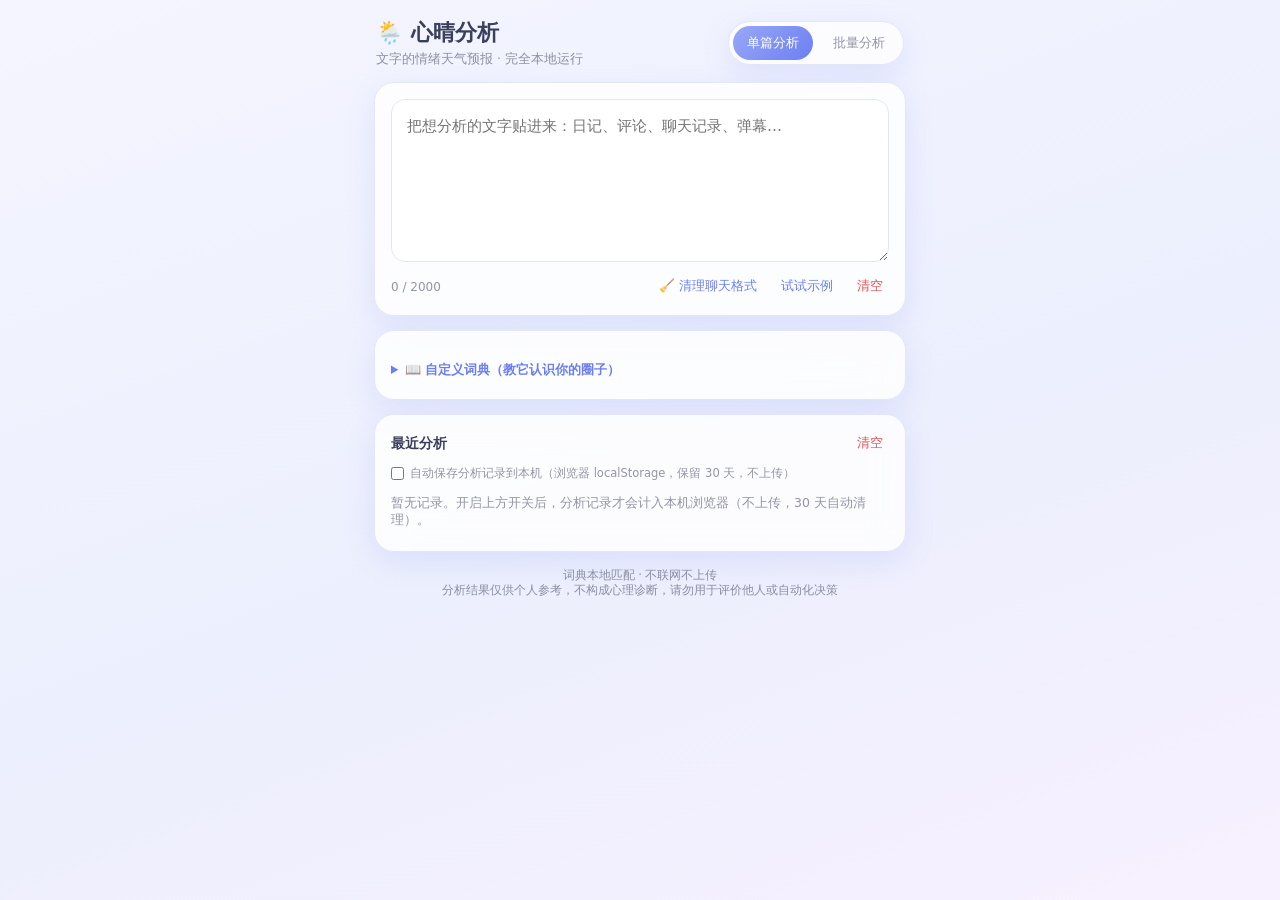
<file: sentiment-analyzer/index.html>
<!DOCTYPE html>
<html lang="zh-CN">
<head>
  <meta charset="UTF-8">
  <meta name="viewport" content="width=device-width, initial-scale=1, viewport-fit=cover">
  <meta name="description" content="心晴天气预报站 —— 中文情感分析器：输入文字，实时分析情绪倾向与构成，完全本地运行。">
  <meta name="theme-color" content="#8b9df5">
  <meta name="apple-mobile-web-app-capable" content="yes">
  <meta name="mobile-web-app-capable" content="yes">
  <meta name="apple-mobile-web-app-status-bar-style" content="default">
  <meta name="apple-mobile-web-app-title" content="心晴分析">
  <link rel="manifest" href="manifest.webmanifest">
  <link rel="icon" type="image/png" href="icons/icon-192.png">
  <link rel="apple-touch-icon" href="icons/apple-touch-icon.png">
  <title>心晴分析 · 中文情感分析器</title>
  <link rel="stylesheet" href="style.css">
</head>
<body>
  <div class="app">
    <header class="topbar">
      <div>
        <h1>🌦️ 心晴分析</h1>
        <p class="sub">文字的情绪天气预报 · 完全本地运行</p>
      </div>
      <div class="tabs">
        <button class="tab active" data-tab="single">单篇分析</button>
        <button class="tab" data-tab="batch">批量分析</button>
      </div>
    </header>

    <!-- 单篇分析 -->
    <section id="tab-single" class="page active">
      <div class="card input-card">
        <textarea id="inputText" rows="5" maxlength="2000"
          placeholder="把想分析的文字贴进来：日记、评论、聊天记录、弹幕…"></textarea>
        <div class="input-foot">
          <span id="charCount">0 / 2000</span>
          <span class="grow"></span>
          <button class="link-btn" id="btnClean">🧹 清理聊天格式</button>
          <button class="link-btn" id="btnDemo">试试示例</button>
          <button class="link-btn danger" id="btnClear">清空</button>
        </div>
      </div>

      <div class="card result-card" id="resultCard" hidden>
        <div class="gauge-row">
          <div class="gauge-wrap">
            <div class="gauge-bar">
              <span class="gauge-zone neg"></span><span class="gauge-zone mid"></span><span class="gauge-zone pos"></span>
              <div class="gauge-needle" id="gaugeNeedle"></div>
            </div>
            <div class="gauge-labels"><span>← 消极</span><span>中性</span><span>积极 →</span></div>
          </div>
          <div class="score-box">
            <b id="scoreNum">0</b>
            <span id="scoreLabel">中性</span>
          </div>
        </div>

        <div class="weather-line" id="weatherLine">🌤️ 数据不足</div>

        <div class="warn-line" id="warnSection" hidden>
          <span id="warnText"></span>
          <button class="link-btn" id="warnBtn">按字面重算</button>
        </div>

        <div class="emo-section">
          <p class="sec-title">情绪构成 <small>（词典命中权重占比，非心理测量）</small></p>
          <p class="emo-hint" id="emoHint" hidden>未识别到情绪词 —— 注意这与"中性"不同：中性是正负相抵，这里是没找到情感表达。</p>
          <div id="emoBars"></div>
        </div>

        <div class="asp-section" id="aspSection" hidden>
          <p class="sec-title">对象情感 <small>（识别到具体对象时分别打分）</small></p>
          <div id="aspList"></div>
        </div>

        <div class="spk-section" id="spkSection" hidden>
          <p class="sec-title">说话人情感 <small>（检测到对话，按人分别分析）</small></p>
          <div id="spkList"></div>
        </div>

        <div class="pers-section" id="persSection" hidden>
          <p class="sec-title">语言特征倾向 <small>（大五词频估计 · 需 80 字以上 · 仅供参考）</small></p>
          <div class="pers-flex">
            <svg id="persRadar" width="150" height="136" viewBox="0 0 260 236"></svg>
            <div id="persBars" class="pers-bars"></div>
          </div>
          <p class="pers-summary" id="persSummary"></p>
        </div>

        <div class="hl-section">
          <p class="sec-title">关键词识别 <small>（红=消极 绿=积极 黄=程度 蓝=否定 紫=转折 虚线=对象）</small></p>
          <div class="hl-text" id="hlText"></div>
        </div>

        <div class="sent-section" id="sentSection" hidden>
          <p class="sec-title">逐句分析</p>
          <div id="sentList"></div>
        </div>

        <div class="traj-section" id="trajSection" hidden>
          <p class="sec-title">情绪轨迹 <small>（左→右 = 文章顺序，虚线 = 中性线）</small></p>
          <div class="traj-wrap"><svg id="trajSvg" preserveAspectRatio="none"></svg></div>
        </div>

        <details class="explain">
          <summary>分数是怎么算的？</summary>
          <p>情绪分范围 <b>-100 ~ +100</b>：情感词典权重求和后经 tanh 压缩，并按"情感词命中数量"折减置信度（单个情感词不足以支撑极端判定）。情绪构成百分比 = 各情绪词典命中权重占比，不是心理测量。<b>"中性"</b> = 正负相抵或证据较弱；<b>"未识别到情绪"</b> = 没有命中任何情感词，两者含义不同。</p>
        </details>

        <div class="stat-line" id="statLine"></div>
      </div>

      <div class="card custom-card">
        <details class="custom">
          <summary>📖 自定义词典（教它认识你的圈子）</summary>
          <p class="dict-tip">每行一条，两种格式：<br>① <b>词语 类别 强度</b>（类别：乐/好/怒/哀/惧/恶/惊，强度 1~7），如：卷王 怒 4<br>② <b>词语 ±强度</b>（正=乐，负=哀），如：真香 +4<br>与内置词典冲突时会覆盖并提示。</p>
          <textarea id="dictInput" rows="4" placeholder="卷王 怒 4&#10;真香 +4"></textarea>
          <p class="dict-msg" id="dictMsg"></p>
          <div class="btn-row">
            <button class="link-btn danger" id="btnDictReset">恢复默认</button>
            <button class="btn primary" id="btnDictApply" style="padding:8px 18px;font-size:13px;">预览并应用</button>
          </div>
        </details>
      </div>

      <div class="card history-card">
        <p class="sec-title">最近分析 <button class="link-btn danger" id="btnClearHis">清空</button></p>
        <label class="his-toggle"><input type="checkbox" id="tgHis"> 自动保存分析记录到本机（浏览器 localStorage，保留 30 天，不上传）</label>
        <div id="hisList"></div>
      </div>
    </section>

    <!-- 批量分析 -->
    <section id="tab-batch" class="page">
      <div class="card input-card">
        <p class="sec-title">每行一条，一次分析一整批（评论、弹幕、问卷…）</p>
        <textarea id="batchText" rows="8" placeholder="今天天气真好&#10;这服务太差劲了&#10;嗯还行吧&#10;（也可以直接粘贴微信聊天记录，分析前点下方清理按钮）"></textarea>
        <div class="btn-row" style="justify-content: flex-start;">
          <button class="link-btn" id="btnClean2">🧹 清理聊天格式</button>
        </div>
        <div class="btn-row">
          <button class="btn primary" id="btnBatchGo">开始分析</button>
        </div>
      </div>
      <div class="card" id="batchResult" hidden>
        <div class="batch-summary" id="batchSummary"></div>
        <div class="batch-ctrl">
          <select id="batchFilter" title="筛选">
            <option value="all">全部</option>
            <option value="pos">只看积极</option>
            <option value="neu">只看中性</option>
            <option value="neg">只看消极</option>
          </select>
          <select id="batchSort" title="排序">
            <option value="idx">按输入顺序</option>
            <option value="desc">分数高→低</option>
            <option value="asc">分数低→高</option>
          </select>
          <span class="grow"></span>
          <button class="link-btn" id="btnCsv">📥 导出 CSV</button>
        </div>
        <div class="batch-list" id="batchList"></div>
        <div class="btn-row"><button class="btn ghost" id="btnBatchCopy">复制结果</button></div>
      </div>
    </section>

    <footer class="foot">词典本地匹配 · 不联网不上传<br>分析结果仅供个人参考，不构成心理诊断，请勿用于评价他人或自动化决策</footer>
  </div>

  <!-- 聊天清理预览 -->
  <div class="overlay" id="cleanModal" hidden>
    <div class="modal">
      <h2>🧹 清理预览</h2>
      <p class="hint" id="cleanStat"></p>
      <textarea id="cleanPreview" rows="9" readonly></textarea>
      <div class="btn-row">
        <button class="btn ghost" id="cleanCancel">取消</button>
        <button class="btn primary" id="cleanApply">应用清理</button>
      </div>
    </div>
  </div>

  <div class="toast" id="toast" role="status"></div>
  <script src="app.js"></script>
</body>
</html>
</file>
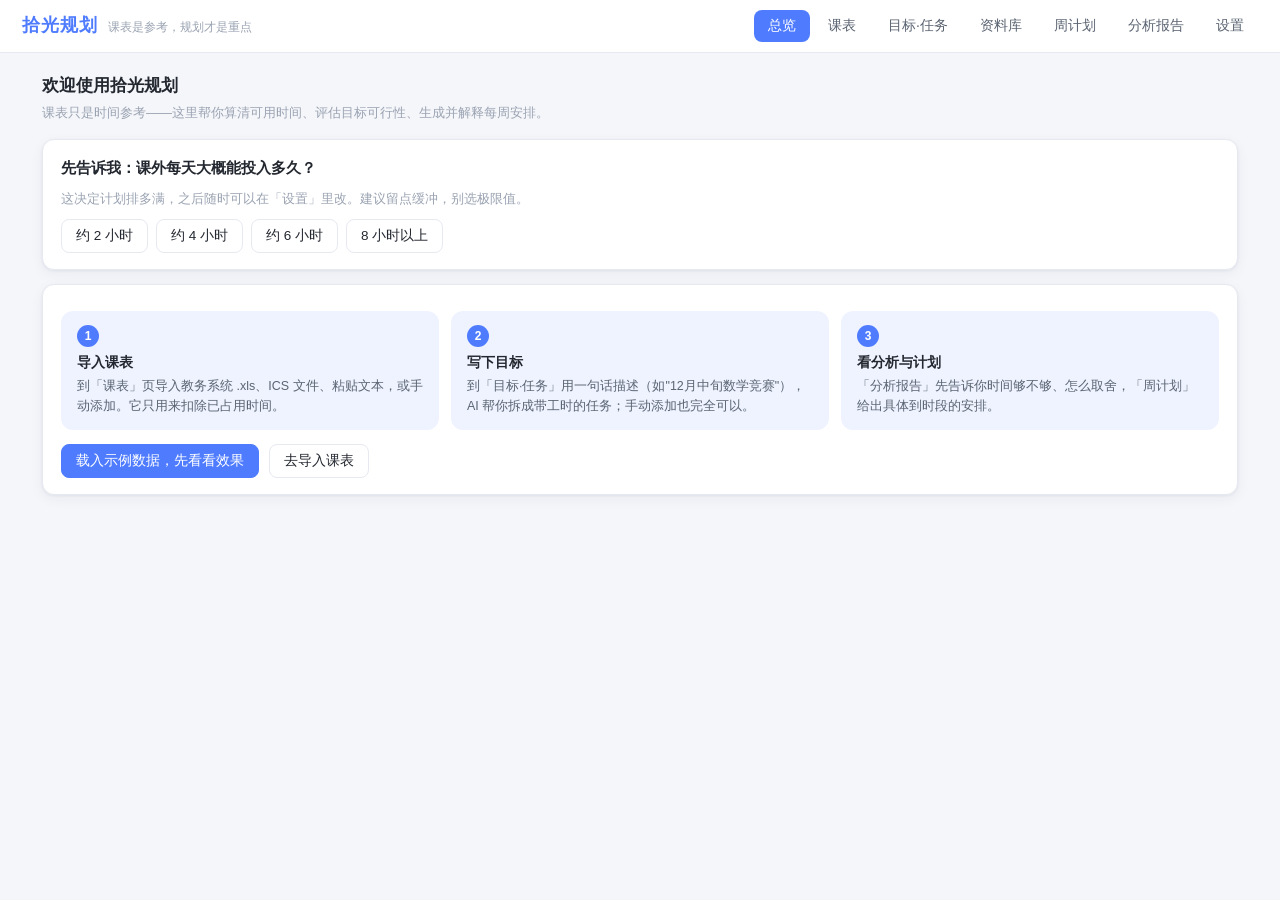
<file: study-planner/index.html>
<!DOCTYPE html>
<html lang="zh-CN">
<head>
<meta charset="UTF-8">
<meta name="viewport" content="width=device-width, initial-scale=1.0">
<title>拾光规划 · 学习规划分析板</title>
<link rel="stylesheet" href="style.css">
</head>
<body>
<header class="topbar">
  <div class="brand">
    <span class="logo">拾光规划</span>
    <span class="sub">课表是参考，规划才是重点</span>
  </div>
  <nav class="tabs" id="navTabs">
    <button data-tab="dashboard" class="active">总览</button>
    <button data-tab="timetable">课表</button>
    <button data-tab="goals">目标·任务</button>
    <button data-tab="materials">资料库</button>
    <button data-tab="plan">周计划</button>
    <button data-tab="report">分析报告</button>
    <button data-tab="settings">设置</button>
  </nav>
</header>
<main id="mainContent"></main>
<div id="modalRoot"></div>
<div id="toastRoot"></div>

<script src="js/xlsx.full.min.js"></script>
<script src="js/core.js"></script>
<script src="js/importers.js"></script>
<script src="js/engine.js"></script>
<script src="js/estimator.js"></script>
<script src="js/taskimport.js"></script>
<script src="js/llm.js"></script>
<script src="js/views1.js"></script>
<script src="js/views2.js"></script>
<script src="js/views3.js"></script>
<script src="js/app.js"></script>
</body>
</html>
</file>
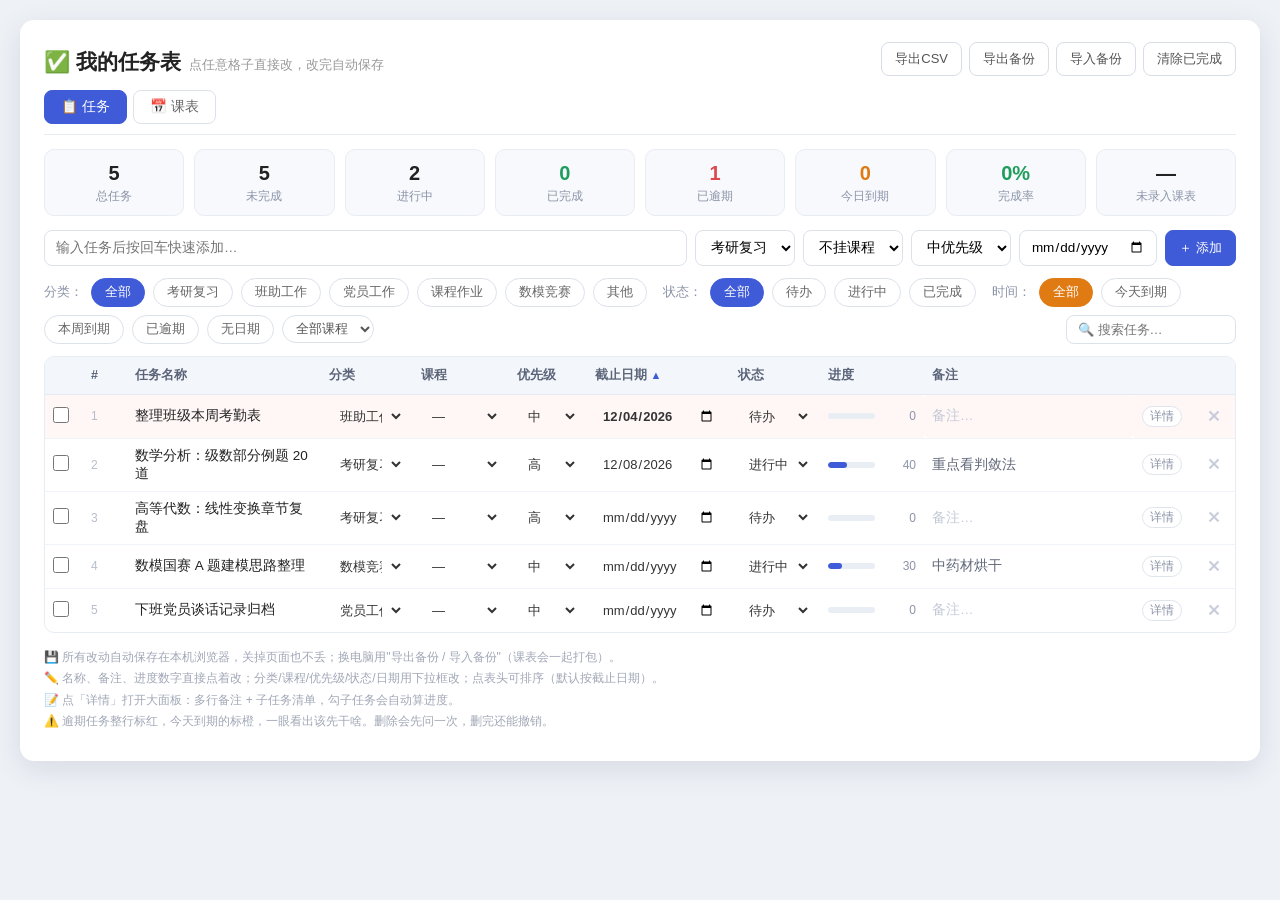
<file: task-list/index.html>
<!DOCTYPE html>
<html lang="zh-CN">
<head>
<meta charset="UTF-8">
<meta name="viewport" content="width=device-width, initial-scale=1.0">
<title>我的任务表</title>
<style>
*{margin:0;padding:0;box-sizing:border-box}
body{font-family:"WenQuanYi Micro Hei","PingFang SC","Microsoft YaHei",sans-serif;
background:#eef1f6;min-height:100vh;padding:20px;color:#222}
.wrap{max-width:1240px;margin:0 auto;background:#fff;border-radius:14px;
box-shadow:0 8px 30px rgba(20,30,60,.10);padding:22px 24px 28px}
header{display:flex;align-items:flex-end;justify-content:space-between;flex-wrap:wrap;gap:12px;margin-bottom:14px}
h1{font-size:21px}
h1 small{font-weight:400;font-size:12.5px;color:#999;margin-left:8px}
.tools{display:flex;gap:7px;flex-wrap:wrap}
.btn{border:1px solid #d8dde6;background:#fff;color:#555;padding:7px 13px;border-radius:8px;
cursor:pointer;font-size:13px;font-family:inherit;transition:.15s}
.btn:hover{border-color:#3f5bd8;color:#3f5bd8}
.btn.primary{background:#3f5bd8;color:#fff;border-color:#3f5bd8}
.btn.primary:hover{background:#3350cb;color:#fff}
.btn.danger:hover{border-color:#db4a4f;color:#db4a4f}
.btn.solid-danger{background:#db4a4f;color:#fff;border-color:#db4a4f}
.btn.solid-danger:hover{background:#c63c41;color:#fff}
.btn.sm{padding:5px 10px;font-size:12.5px}

/* 视图切换 */
.tabs{display:flex;gap:6px;margin-bottom:14px;border-bottom:1px solid #e8ecf3;padding-bottom:10px}
.tab{border:1px solid #dcE1ea;background:#fff;color:#666;padding:7px 16px;border-radius:8px;
cursor:pointer;font-size:13.5px;font-family:inherit}
.tab.on{background:#3f5bd8;color:#fff;border-color:#3f5bd8}

/* 统计 */
.stats{display:flex;gap:10px;flex-wrap:wrap;margin-bottom:14px}
.card{flex:1;min-width:104px;background:#f7f9fc;border:1px solid #e8ecf3;border-radius:10px;
padding:10px 14px;text-align:center}
.card .v{font-size:20px;font-weight:700;color:#222;line-height:1.3}
.card .l{font-size:12px;color:#8b93a7;margin-top:2px}
.card.warn .v{color:#e07b14}.card.late .v{color:#db4a4f}.card.ok .v{color:#1f9d5b}
.card.link{cursor:pointer}
.card.link:hover{border-color:#3f5bd8;background:#f2f6ff}

/* 快速添加 */
.quick{display:flex;gap:8px;margin-bottom:12px;flex-wrap:wrap}
.quick input,.quick select{padding:8px 11px;border:1px solid #dcE1ea;border-radius:8px;
font-size:13.5px;font-family:inherit;outline:none;background:#fff}
.quick input:focus,.quick select:focus{border-color:#3f5bd8}
.q-name{flex:1;min-width:200px}

/* 筛选 */
.filters{display:flex;gap:8px;margin-bottom:12px;flex-wrap:wrap;align-items:center}
.filters .lb{font-size:12.5px;color:#8b93a7}
.chip{padding:5px 13px;border:1px solid #dcE1ea;border-radius:16px;background:#fff;
font-size:12.5px;cursor:pointer;color:#666;font-family:inherit;transition:.15s}
.chip.on{background:#3f5bd8;color:#fff;border-color:#3f5bd8}
.chip.tm.on{background:#e07b14;border-color:#e07b14}
.filters select{padding:5px 9px;border:1px solid #dcE1ea;border-radius:14px;font-size:12.5px;
font-family:inherit;background:#fff;outline:none;color:#555}

/* 表格 */
.tbox{overflow-x:auto;border:1px solid #e8ecf3;border-radius:10px}
table{width:100%;border-collapse:collapse;font-size:13.5px;min-width:1060px}
th{background:#f3f6fb;color:#5a6377;font-weight:600;font-size:12.5px;padding:10px 8px;
text-align:left;white-space:nowrap;border-bottom:1px solid #e5eaf2;position:sticky;top:0;z-index:2}
th.sortable{cursor:pointer;user-select:none}
th.sortable:hover{color:#3f5bd8}
th .ar{color:#3f5bd8;font-size:11px}
td{padding:8px;border-bottom:1px solid #f0f3f8;vertical-align:middle}
tr:last-child td{border-bottom:none}
tr:hover td{background:#fafcff}
tr.done td{background:#fafbfa;opacity:.62}
tr.done .nm{text-decoration:line-through;color:#9aa2b3}
tr.late td{background:#fff6f6}
tr.late:hover td{background:#fff0f0}
tr.today td{background:#fffaf0}

/* 单元格编辑 */
td[contenteditable="true"]{cursor:text;border-radius:5px;transition:.12s}
td[contenteditable="true"]:hover{background:#eef2fb}
td[contenteditable="true"]:focus{background:#fff8e1;outline:2px solid #f0c33c;outline-offset:-2px}
.nm{font-weight:500;word-break:break-all}
.ph{color:#c3c9d6}
.note-td{max-width:220px;overflow:hidden;text-overflow:ellipsis;white-space:nowrap;color:#5f6779}

select.cell-sel,input.cell-inp{border:1px solid transparent;background:transparent;border-radius:6px;
padding:4px 6px;font-size:13px;font-family:inherit;color:#333;outline:none;width:100%}
select.cell-sel:hover,input.cell-inp:hover{border-color:#d5dbE6;background:#fff}
select.cell-sel:focus,input.cell-inp:focus{border-color:#3f5bd8;background:#fff}

.pill{display:inline-block;padding:2px 9px;border-radius:11px;font-size:12px;color:#fff;white-space:nowrap}
.p-high{background:#db4a4f}.p-mid{background:#e08a1e}.p-low{background:#8b93a7}
.st{display:inline-block;padding:2px 9px;border-radius:11px;font-size:12px;white-space:nowrap;border:1px solid}
.st-todo{color:#6b7488;border-color:#d5dae4;background:#f4f6fa}
.st-doing{color:#2f6fd0;border-color:#c3d8f7;background:#eaf2fe}
.st-done{color:#1f9d5b;border-color:#bfead4;background:#e9f8f0}

.prog{display:flex;align-items:center;gap:7px}
.bar{flex:1;height:6px;background:#e9edf4;border-radius:3px;overflow:hidden;min-width:46px}
.bar i{display:block;height:100%;background:#3f5bd8;border-radius:3px}
.bar i.f{background:#1f9d5b}
.pnum{font-size:12px;color:#8b93a7;width:34px;text-align:right}

.ck{width:16px;height:16px;cursor:pointer;accent-color:#1f9d5b}
.xbtn{border:none;background:none;color:#c3c9d6;cursor:pointer;font-size:15px;padding:2px 5px;border-radius:5px}
.xbtn:hover{background:#fdecec;color:#db4a4f}
.ibtn{border:1px solid #dfe4ec;background:#fff;color:#8b93a7;cursor:pointer;font-size:11.5px;
padding:2px 7px;border-radius:11px;font-family:inherit;white-space:nowrap}
.ibtn:hover{border-color:#3f5bd8;color:#3f5bd8;background:#f2f6ff}
.ibtn.has{color:#3f5bd8;border-color:#c3d3f7;background:#eef4ff}
.due-late{color:#db4a4f;font-weight:600}
.due-today{color:#e07b14;font-weight:600}

.empty{text-align:center;padding:46px 20px;color:#aab2c2}
.empty .ic{font-size:42px;margin-bottom:8px}
.tip{margin-top:14px;font-size:12px;color:#a0a7b6;line-height:1.8}

/* ---- 课表 ---- */
.tt-head{display:flex;align-items:center;gap:10px;flex-wrap:wrap;margin-bottom:12px}
.tt-head .rng{font-size:13.5px;color:#5a6377}
.tt-head .rng b{color:#222}
.tt{display:grid;grid-template-columns:44px repeat(7,1fr);grid-template-rows:auto repeat(12,42px);
border:1px solid #e8ecf3;border-radius:10px;overflow:hidden;background:#fff}
.ttc{border-right:1px solid #eef1f6;border-bottom:1px solid #eef1f6;position:relative}
.ttc:nth-child(8n){border-right:none}
.ttc.th{background:#f3f6fb;text-align:center;font-size:12.5px;color:#5a6377;padding:6px 2px;font-weight:600}
.ttc.th .dt{display:block;font-size:10.5px;color:#a3abbb;font-weight:400;margin-top:1px}
.ttc.th.today{background:#fff4e2;color:#a35c00}
.ttc.sec{background:#fafbfd;text-align:center;font-size:11.5px;color:#a3abbb;padding-top:4px}
.ttc.slot{cursor:pointer}
.ttc.slot:hover{background:#f2f6ff}
.ttc.slot.today-col{background:#fffcf5}
.blk{margin:2px;border-radius:7px;padding:4px 6px;font-size:12px;line-height:1.35;cursor:pointer;
overflow:hidden;border-left:3px solid #3f5bd8;background:#eef4ff;color:#2b3550;z-index:2}
.blk:hover{filter:brightness(.96)}
.blk .nm2{font-weight:600;display:block;overflow:hidden;text-overflow:ellipsis;white-space:nowrap}
.blk .pl{font-size:10.5px;color:#6b7488;display:block;overflow:hidden;text-overflow:ellipsis;white-space:nowrap}
.tt-paste{margin-bottom:12px;border:1px dashed #d5dbe6;border-radius:10px;padding:12px 14px;background:#fbfcfe}
.tt-paste textarea{width:100%;border:1px solid #dcE1ea;border-radius:8px;padding:8px 10px;font-size:13px;
font-family:inherit;outline:none;resize:vertical}
.tt-empty{padding:30px;text-align:center;color:#aab2c2;font-size:13.5px}

/* ---- 弹窗 ---- */
.modal{position:fixed;inset:0;background:rgba(20,28,50,.38);display:none;align-items:center;
justify-content:center;z-index:50;padding:18px}
.modal.show{display:flex}
.mbox{background:#fff;border-radius:14px;box-shadow:0 18px 50px rgba(20,30,60,.28);width:520px;max-width:100%;
max-height:88vh;overflow:auto;padding:20px 22px}
.mbox.wide{width:620px}
.mbox h3{font-size:17px;margin-bottom:12px}
.mmsg{font-size:13.5px;color:#5a6377;line-height:1.7;margin-bottom:16px}
.mrow{display:flex;gap:8px;justify-content:flex-end;margin-top:16px;flex-wrap:wrap}
.dgrid{display:grid;grid-template-columns:1fr 1fr;gap:10px 12px}
.dgrid .full{grid-column:1/-1}
.dgrid label,.fl{display:block;font-size:12px;color:#8b93a7;margin-bottom:3px}
.dgrid input,.dgrid select,.dgrid textarea{width:100%;padding:7px 10px;border:1px solid #dcE1ea;
border-radius:8px;font-size:13.5px;font-family:inherit;outline:none;color:#222;background:#fff}
.dgrid input:focus,.dgrid select:focus,.dgrid textarea:focus{border-color:#3f5bd8}
.dgrid textarea{resize:vertical;line-height:1.6}
.subs{border:1px solid #e8ecf3;border-radius:10px;padding:8px 10px;margin-top:4px}
.sub{display:flex;align-items:center;gap:8px;padding:5px 2px;border-bottom:1px dashed #f0f3f8}
.sub:last-child{border-bottom:none}
.sub .si{flex:1;border:1px solid transparent;background:transparent;border-radius:6px;padding:3px 6px;
font-size:13px;font-family:inherit;color:#222;outline:none}
.sub .si:hover{border-color:#dfe4ec}.sub .si:focus{border-color:#3f5bd8;background:#fff}
.sub .si.dn{color:#9aa2b3;text-decoration:line-through}
.sub .ck{width:15px;height:15px}
.sub-new{display:flex;gap:8px;margin-top:8px}
.sub-new input{flex:1}
.hint{font-size:12px;color:#a0a7b6;margin-top:6px}

/* ---- 底部提示条（带撤销） ---- */
.toastbar{position:fixed;left:50%;bottom:26px;transform:translateX(-50%) translateY(20px);
background:#2b3550;color:#fff;padding:10px 16px;border-radius:10px;font-size:13.5px;display:flex;
align-items:center;gap:14px;box-shadow:0 8px 26px rgba(20,30,60,.3);opacity:0;pointer-events:none;
transition:.22s;z-index:60;max-width:92vw}
.toastbar.show{opacity:1;transform:translateX(-50%) translateY(0);pointer-events:auto}
.toastbar button{background:none;border:1px solid rgba(255,255,255,.45);color:#fff;padding:3px 12px;
border-radius:7px;cursor:pointer;font-size:12.5px;font-family:inherit}
.toastbar button:hover{background:rgba(255,255,255,.14)}

@media(max-width:760px){.wrap{padding:14px}.dgrid{grid-template-columns:1fr}}
</style>
</head>
<body>
<div class="wrap">

<header>
  <h1>✅ 我的任务表<small>点任意格子直接改，改完自动保存</small></h1>
  <div class="tools">
    <button class="btn" id="expCsv">导出CSV</button>
    <button class="btn" id="expJson">导出备份</button>
    <button class="btn" id="impJson">导入备份</button>
    <button class="btn danger" id="clrDone">清除已完成</button>
  </div>
</header>

<div class="tabs">
  <button class="tab on" data-v="task">📋 任务</button>
  <button class="tab" data-v="tt">📅 课表</button>
</div>

<!-- ==================== 任务视图 ==================== -->
<div id="v-task">

  <div class="stats" id="stats"></div>

  <div class="quick">
    <input class="q-name" id="qName" placeholder="输入任务后按回车快速添加…">
    <select id="qCat"></select>
    <select id="qCourse"></select>
    <select id="qPri"><option value="high">高优先级</option><option value="mid" selected>中优先级</option><option value="low">低优先级</option></select>
    <input type="date" id="qDue">
    <button class="btn primary" id="qAdd">＋ 添加</button>
  </div>

  <div class="filters">
    <span class="lb">分类：</span>
    <button class="chip on" data-cat="all">全部</button>
    <button class="chip" data-cat="考研复习">考研复习</button>
    <button class="chip" data-cat="班助工作">班助工作</button>
    <button class="chip" data-cat="党员工作">党员工作</button>
    <button class="chip" data-cat="课程作业">课程作业</button>
    <button class="chip" data-cat="数模竞赛">数模竞赛</button>
    <button class="chip" data-cat="其他">其他</button>
    <span class="lb" style="margin-left:8px">状态：</span>
    <button class="chip on" data-st="all">全部</button>
    <button class="chip" data-st="todo">待办</button>
    <button class="chip" data-st="doing">进行中</button>
    <button class="chip" data-st="done">已完成</button>
    <span class="lb" style="margin-left:8px">时间：</span>
    <button class="chip tm on" data-tm="all">全部</button>
    <button class="chip tm" data-tm="today">今天到期</button>
    <button class="chip tm" data-tm="week">本周到期</button>
    <button class="chip tm" data-tm="late">已逾期</button>
    <button class="chip tm" data-tm="none">无日期</button>
    <select id="fCourse" title="按课程筛选"></select>
    <input id="search" placeholder="🔍 搜索任务…" style="margin-left:auto;padding:6px 11px;border:1px solid #dcE1ea;border-radius:8px;font-size:13px;font-family:inherit;outline:none;width:170px">
  </div>

  <div class="tbox">
  <table>
    <thead><tr>
      <th style="width:38px"></th>
      <th style="width:44px">#</th>
      <th class="sortable" data-sort="name">任务名称 <span class="ar"></span></th>
      <th class="sortable" data-sort="cat" style="width:92px">分类 <span class="ar"></span></th>
      <th class="sortable" data-sort="course" style="width:96px">课程 <span class="ar"></span></th>
      <th class="sortable" data-sort="pri" style="width:78px">优先级 <span class="ar"></span></th>
      <th class="sortable" data-sort="due" style="width:124px">截止日期 <span class="ar"></span></th>
      <th class="sortable" data-sort="status" style="width:90px">状态 <span class="ar"></span></th>
      <th style="width:104px">进度</th>
      <th style="width:210px">备注</th>
      <th style="width:60px"></th>
      <th style="width:38px"></th>
    </tr></thead>
    <tbody id="tb"></tbody>
  </table>
  </div>

  <div class="tip">
    💾 所有改动自动保存在本机浏览器，关掉页面也不丢；换电脑用"导出备份 / 导入备份"（课表会一起打包）。<br>
    ✏️ 名称、备注、进度数字直接点着改；分类/课程/优先级/状态/日期用下拉框改；点表头可排序（默认按截止日期）。<br>
    📝 点「详情」打开大面板：多行备注 + 子任务清单，勾子任务会自动算进度。<br>
    ⚠️ 逾期任务整行标红，今天到期的标橙，一眼看出该先干啥。删除会先问一次，删完还能撤销。
  </div>
</div>

<!-- ==================== 课表视图 ==================== -->
<div id="v-tt" style="display:none">
  <div class="tt-head">
    <span class="rng">本周 <b id="ttRange"></b></span>
    <div style="flex:1"></div>
    <button class="btn primary sm" id="ttAdd">＋ 添加课程</button>
    <button class="btn sm" id="ttPasteToggle">📋 粘贴课表</button>
    <button class="btn danger sm" id="ttClear">清空课表</button>
  </div>

  <div class="tt-paste" id="ttPaste" style="display:none">
    <div class="hint" style="margin:0 0 6px">从教务系统复制出来的课表直接粘进来，一行一门课。
      识别「周一 / 星期二 / 周3」和「1-2 节 / 第3-4节 / 5节」，剩下的按顺序当课程名、地点、老师。</div>
    <textarea id="ttText" rows="6" placeholder="周一 1-2 高等数学 教三301 张老师
周三 第3-4节 线性代数 教二205 李老师
周四 5-6 Java程序设计 实验楼B305 王老师
周五 3-4 大学英语 外语楼402"></textarea>
    <div class="row" style="display:flex;gap:8px;margin-top:8px;flex-wrap:wrap">
      <button class="btn primary sm" id="ttParse">解析</button>
      <button class="btn sm" id="ttPasteClear">清空</button>
    </div>
    <div id="ttPreview" style="margin-top:10px"></div>
  </div>

  <div id="ttGrid"></div>

  <div class="tip">
    📅 点空格子加课，点课程块改课/删课；今天的那一列会标黄。<br>
    🔗 课表里的课程会自动出现在任务的「课程」下拉里，任务挂到课程后可按课程筛选。
  </div>
</div>

</div>

<input type="file" id="fileIn" accept="application/json" style="display:none">

<div class="modal" id="modal"><div class="mbox" id="mbox"></div></div>
<div class="toastbar" id="toastbar"></div>

<script>
const CATS=['考研复习','班助工作','党员工作','课程作业','数模竞赛','其他'];
const PRI={high:'高',mid:'中',low:'低'}, PRI_R={high:0,mid:1,low:2};
const ST={todo:'待办',doing:'进行中',done:'已完成'}, ST_R={doing:0,todo:1,done:2};
const DAYN=[{i:1,n:'一'},{i:2,n:'二'},{i:3,n:'三'},{i:4,n:'四'},{i:5,n:'五'},{i:6,n:'六'},{i:7,n:'日'}];
const SEC_MAX=12;

const pad=n=>String(n).padStart(2,'0');
const dateStr=d=>d.getFullYear()+'-'+pad(d.getMonth()+1)+'-'+pad(d.getDate());
const todayStr=()=>dateStr(new Date());
const esc=s=>String(s==null?'':s).replace(/[&<>"]/g,c=>({'&':'&amp;','<':'&lt;','>':'&gt;','"':'&quot;'}[c]));

/* 本周一 ~ 本周日 */
function weekRange(){
  const d=new Date(), off=(d.getDay()+6)%7;
  const s=new Date(d); s.setDate(d.getDate()-off);
  const e=new Date(s); e.setDate(s.getDate()+6);
  return [dateStr(s), dateStr(e)];
}
function isLate(t,T){ return !!t.due && t.status!=='done' && t.due<T; }
function isToday(t,T){ return !!t.due && t.status!=='done' && t.due===T; }

/* ---------------- 数据 ---------------- */
const K_TASK='tk_data', K_COURSE='tk_courses', K_UI='tk_ui';
function save(){
  try{
    localStorage.setItem(K_TASK,JSON.stringify(tasks));
    localStorage.setItem(K_COURSE,JSON.stringify(courses));
    localStorage.setItem(K_UI,JSON.stringify(ui));
  }catch(e){}
}

let tasks=JSON.parse(localStorage.getItem(K_TASK))||null;
let courses=JSON.parse(localStorage.getItem(K_COURSE))||[];
let ui=JSON.parse(localStorage.getItem(K_UI))||{view:'task'};

if(!tasks){
  tasks=[
    {id:1,name:'数学分析：级数部分例题 20 道',cat:'考研复习',course:'',pri:'high',due:'',status:'doing',prog:40,note:'重点看判敛法',subs:[]},
    {id:2,name:'高等代数：线性变换章节复盘',cat:'考研复习',course:'',pri:'high',due:'',status:'todo',prog:0,note:'',subs:[]},
    {id:3,name:'整理班级本周考勤表',cat:'班助工作',course:'',pri:'mid',due:'',status:'todo',prog:0,note:'',subs:[]},
    {id:4,name:'下班党员谈话记录归档',cat:'党员工作',course:'',pri:'mid',due:'',status:'todo',prog:0,note:'',subs:[]},
    {id:5,name:'数模国赛 A 题建模思路整理',cat:'数模竞赛',course:'',pri:'mid',due:'',status:'doing',prog:30,note:'中药材烘干',subs:[]}
  ];
  const t=new Date(); t.setDate(t.getDate()+3); tasks[0].due=dateStr(t);
  const y=new Date(); y.setDate(y.getDate()-1); tasks[2].due=dateStr(y);
  save();
}
tasks.forEach(t=>{ if(!Array.isArray(t.subs)) t.subs=[]; if(t.course==null) t.course=''; });
courses=courses.filter(c=>c&&c.name);

let fCat='all', fSt='all', fTm='all', fCourse='all', kw='', sortKey='due', sortAsc=true;
const tb=document.getElementById('tb');
const $=id=>document.getElementById(id);

/* 课程名清单（去重，按课表顺序） */
function courseNames(){
  const s=[],seen={};
  courses.forEach(c=>{ if(c.name&&!seen[c.name]){ seen[c.name]=1; s.push(c.name); } });
  tasks.forEach(t=>{ if(t.course&&!seen[t.course]){ seen[t.course]=1; s.push(t.course); } });
  return s;
}

function visible(){
  const T=todayStr(), [w0,w6]=weekRange();
  return tasks.filter(t=>{
    if(fCat!=='all'&&t.cat!==fCat) return false;
    if(fSt !=='all'&&t.status!==fSt) return false;
    if(fCourse!=='all'&&(t.course||'')!==fCourse) return false;
    if(fTm==='today'&&!(t.due&&t.due===T&&t.status!=='done')) return false;
    if(fTm==='week' &&!(t.due&&t.due>=w0&&t.due<=w6)) return false;
    if(fTm==='late' &&!isLate(t,T)) return false;
    if(fTm==='none' &&!!t.due) return false;
    if(kw){
      const hay=(t.name+' '+(t.note||'')+' '+t.cat+' '+(t.course||'')+' '+t.subs.map(s=>s.text).join(' ')).toLowerCase();
      if(!hay.includes(kw.toLowerCase())) return false;
    }
    return true;
  }).sort((a,b)=>{
    let r=0;
    if(sortKey==='due'){
      const av=a.due||'', bv=b.due||'';
      if(!av&&!bv) return a.name.localeCompare(b.name,'zh');
      if(!av) return 1;            // 没填日期的永远排在最后
      if(!bv) return -1;
      return sortAsc ? av.localeCompare(bv) : bv.localeCompare(av);
    }
    if(sortKey==='pri')         r=PRI_R[a.pri]-PRI_R[b.pri];
    else if(sortKey==='status') r=ST_R[a.status]-ST_R[b.status];
    else if(sortKey==='cat')    r=(a.cat||'').localeCompare(b.cat||'','zh');
    else if(sortKey==='course') r=(a.course||'').localeCompare(b.course||'','zh');
    else if(sortKey==='name')   r=a.name.localeCompare(b.name,'zh');
    return sortAsc?r:-r;
  });
}

function render(){
  const list=visible();
  const T=todayStr();
  if(!list.length){
    tb.innerHTML='<tr><td colspan="12"><div class="empty"><div class="ic">🗒️</div>暂无任务，换个筛选条件或上面输入框加一条</div></td></tr>';
  }else{
    tb.innerHTML=list.map((t,i)=>{
      const late=isLate(t,T), tod=isToday(t,T);
      const cls=[t.status==='done'?'done':'', late?'late':'', tod?'today':''].join(' ');
      const subs=t.subs||[], sd=subs.filter(s=>s.done).length;
      const note=t.note||'';
      return '<tr class="'+cls+'" data-id="'+t.id+'">'+
        '<td><input type="checkbox" class="ck" '+(t.status==='done'?'checked':'')+' data-act="done" data-id="'+t.id+'" title="标记完成"></td>'+
        '<td style="color:#b6bdcc;font-size:12px">'+(i+1)+'</td>'+
        '<td><div class="nm" contenteditable="true" data-f="name" data-id="'+t.id+'">'+esc(t.name)+'</div>'+
            (subs.length?'<button class="ibtn has" data-act="detail" data-id="'+t.id+'" style="margin-top:4px">子任务 '+sd+'/'+subs.length+'</button>':'')+
        '</td>'+
        '<td><select class="cell-sel" data-f="cat" data-id="'+t.id+'">'+
            CATS.map(c=>'<option '+(c===t.cat?'selected':'')+'>'+c+'</option>').join('')+'</select></td>'+
        '<td><select class="cell-sel" data-f="course" data-id="'+t.id+'"><option value="">—</option>'+
            courseNames().map(c=>'<option value="'+esc(c)+'" '+(c===(t.course||'')?'selected':'')+'>'+esc(c)+'</option>').join('')+'</select></td>'+
        '<td><select class="cell-sel" data-f="pri" data-id="'+t.id+'">'+
            Object.keys(PRI).map(k=>'<option value="'+k+'" '+(k===t.pri?'selected':'')+'>'+PRI[k]+'</option>').join('')+'</select></td>'+
        '<td><input type="date" class="cell-inp '+(late?'due-late':(tod?'due-today':''))+'" data-f="due" data-id="'+t.id+'" value="'+esc(t.due)+'"></td>'+
        '<td><select class="cell-sel" data-f="status" data-id="'+t.id+'">'+
            Object.keys(ST).map(k=>'<option value="'+k+'" '+(k===t.status?'selected':'')+'>'+ST[k]+'</option>').join('')+'</select></td>'+
        '<td><div class="prog"><div class="bar"><i class="'+(t.prog>=100?'f':'')+'" style="width:'+(t.prog||0)+'%"></i></div>'+
            '<span contenteditable="true" class="pnum" data-f="prog" data-id="'+t.id+'">'+(t.prog||0)+'</span></div></td>'+
        '<td class="note-td" contenteditable="true" data-f="note" data-id="'+t.id+'" title="'+esc(note)+'">'+
            (note?esc(note):'<span class="ph">备注…</span>')+'</td>'+
        '<td><button class="ibtn" data-act="detail" data-id="'+t.id+'">详情</button></td>'+
        '<td><button class="xbtn" data-act="del" data-id="'+t.id+'" title="删除">✕</button></td>'+
      '</tr>';
    }).join('');
  }
  bindCells(); stats();
}

function bindCells(){
  tb.querySelectorAll('[contenteditable="true"]').forEach(td=>{
    const f=td.dataset.f;
    if(f==='note'&&!td.textContent.trim()){
      td.onfocus=()=>{ if(!td.textContent.trim()) td.textContent=''; };
    }
    td.onblur=()=>{
      const t=tasks.find(x=>x.id==td.dataset.id); if(!t) return;
      let v=td.textContent.trim();
      if(f==='prog'){ v=Math.max(0,Math.min(100,parseInt(v)||0));
        if(v>=100) t.status='done'; else if(t.status==='done'&&v<100) t.status='doing'; }
      if(f==='name'&&v===''){ render(); return; }
      t[f]=v; save(); render();
    };
    td.onkeydown=e=>{ if(e.key==='Enter'){ e.preventDefault(); td.blur(); } };
  });
  tb.querySelectorAll('.cell-sel,.cell-inp').forEach(el=>{
    el.onchange=()=>{
      const t=tasks.find(x=>x.id==el.dataset.id); if(!t) return;
      t[el.dataset.f]=el.value;
      if(el.dataset.f==='status'&&el.value==='done') t.prog=100;
      if(el.dataset.f==='status'&&el.value!=='done'&&t.prog>=100) t.prog=80;
      save(); render();
    };
  });
  tb.querySelectorAll('[data-act]').forEach(el=>{
    const id=el.dataset.id, act=el.dataset.act;
    if(act==='del')        el.onclick=()=>askDel(id);
    else if(act==='detail')el.onclick=()=>openDetail(id);
    else if(act==='done')  el.onchange=()=>toggleDone(id);
  });
}

function stats(){
  const T=todayStr();
  const done=tasks.filter(t=>t.status==='done').length;
  const late=tasks.filter(t=>isLate(t,T)).length;
  const tod =tasks.filter(t=>isToday(t,T)).length;
  const doing=tasks.filter(t=>t.status==='doing').length;
  const rate=tasks.length?Math.round(done/tasks.length*100):0;
  const d=new Date(), wd=(d.getDay()+6)%7;
  const todayCourse=courses.filter(c=>c.day===wd+1).length;
  $('stats').innerHTML=
    '<div class="card"><div class="v">'+tasks.length+'</div><div class="l">总任务</div></div>'+
    '<div class="card"><div class="v">'+(tasks.length-done)+'</div><div class="l">未完成</div></div>'+
    '<div class="card"><div class="v">'+doing+'</div><div class="l">进行中</div></div>'+
    '<div class="card ok"><div class="v">'+done+'</div><div class="l">已完成</div></div>'+
    '<div class="card late"><div class="v">'+late+'</div><div class="l">已逾期</div></div>'+
    '<div class="card warn"><div class="v">'+tod+'</div><div class="l">今日到期</div></div>'+
    '<div class="card ok"><div class="v">'+rate+'%</div><div class="l">完成率</div></div>'+
    '<div class="card link" id="cCard"><div class="v">'+(courses.length?todayCourse:'—')+'</div><div class="l">'
      +(courses.length?'今日课程（点开课表）':'未录入课表')+'</div></div>';
  const cc=$('cCard'); if(cc) cc.onclick=()=>switchView('tt');
}

/* ---------------- 增删改 ---------------- */
function addTask(o){
  tasks.unshift(Object.assign({id:Date.now()+Math.random(),name:'新任务',cat:'其他',course:'',pri:'mid',due:'',status:'todo',prog:0,note:'',subs:[]},o));
  save(); render();
}
function askDel(id){
  const t=tasks.find(x=>x.id==id); if(!t) return;
  const extra=(t.subs&&t.subs.length)?'（含 '+t.subs.length+' 条子任务）':'';
  confirmBox('删除任务','「'+t.name+'」将被删除'+extra+'。',()=>{
    const idx=tasks.indexOf(t);
    tasks=tasks.filter(x=>x.id!=id); save(); render();
    toast('已删除「'+t.name+'」','撤销',()=>{
      tasks.splice(Math.min(idx,tasks.length),0,t); save(); render();
    });
  },'删除');
}
function toggleDone(id){
  const t=tasks.find(x=>x.id==id); if(!t) return;
  t.status = t.status==='done' ? 'doing' : 'done';
  t.prog   = t.status==='done' ? 100 : (t.prog>=100?80:t.prog);
  save(); render();
}
/* 有子任务时，进度由子任务完成情况决定 */
function syncProg(t){
  if(!t.subs||!t.subs.length) return;
  const d=t.subs.filter(s=>s.done).length;
  t.prog=Math.round(d/t.subs.length*100);
  if(t.prog>=100) t.status='done';
  else if(t.status==='done') t.status='doing';
}

/* ---------------- 弹窗 / 提示 ---------------- */
let modalOnEsc=null;
function openModal(html,wide){
  const m=$('modal'), box=$('mbox');
  box.className='mbox'+(wide?' wide':'');
  box.innerHTML=html; m.classList.add('show');
}
function closeModal(){
  if(document.activeElement&&document.activeElement.blur) document.activeElement.blur();
  $('modal').classList.remove('show'); $('mbox').innerHTML=''; modalOnEsc=null;
}
$('modal').addEventListener('click',e=>{ if(e.target===$('modal')) closeModal(); });
document.addEventListener('keydown',e=>{ if(e.key==='Escape'&&$('modal').classList.contains('show')) closeModal(); });

function confirmBox(title,msg,onYes,yesText){
  openModal('<h3>'+esc(title)+'</h3><div class="mmsg">'+esc(msg)+'</div>'
    +'<div class="mrow"><button class="btn" id="mNo">取消</button>'
    +'<button class="btn solid-danger" id="mYes">'+esc(yesText||'确定')+'</button></div>');
  $('mNo').onclick=closeModal;
  $('mYes').onclick=()=>{ closeModal(); onYes(); };
  const n=$('mNo'); if(n) n.focus();
}

let toastTimer=null;
function toast(msg,actLabel,actFn){
  const box=$('toastbar');
  box.innerHTML='<span>'+esc(msg)+'</span>'+(actLabel?'<button id="tbAct">'+esc(actLabel)+'</button>':'');
  box.classList.add('show');
  if(actFn) $('tbAct').onclick=()=>{ hideToast(); actFn(); };
  clearTimeout(toastTimer); toastTimer=setTimeout(hideToast,7000);
}
function hideToast(){ $('toastbar').classList.remove('show'); }

/* ---------------- 任务详情（备注 + 子任务） ---------------- */
let detailId=null;
function openDetail(id){
  const t=tasks.find(x=>x.id==id); if(!t) return;
  detailId=id; drawDetail();
}
function drawDetail(){
  const t=tasks.find(x=>x.id==detailId); if(!t) return;
  const subs=t.subs||[], sd=subs.filter(s=>s.done).length;
  let h='<h3>任务详情</h3><div class="dgrid">'
    +'<div class="full"><label>任务名称</label><input id="dName" value="'+esc(t.name)+'"></div>'
    +'<div><label>分类</label><select id="dCat">'+CATS.map(c=>'<option '+(c===t.cat?'selected':'')+'>'+c+'</option>').join('')+'</select></div>'
    +'<div><label>课程</label><select id="dCourse"><option value="">—</option>'
      +courseNames().map(c=>'<option value="'+esc(c)+'" '+(c===(t.course||'')?'selected':'')+'>'+esc(c)+'</option>').join('')+'</select></div>'
    +'<div><label>优先级</label><select id="dPri">'+Object.keys(PRI).map(k=>'<option value="'+k+'" '+(k===t.pri?'selected':'')+'>'+PRI[k]+'</option>').join('')+'</select></div>'
    +'<div><label>状态</label><select id="dSt">'+Object.keys(ST).map(k=>'<option value="'+k+'" '+(k===t.status?'selected':'')+'>'+ST[k]+'</option>').join('')+'</select></div>'
    +'<div><label>截止日期</label><input type="date" id="dDue" value="'+esc(t.due)+'"></div>'
    +'<div><label>进度（%）</label><input type="number" id="dProg" min="0" max="100" value="'+(t.prog||0)+'"></div>'
    +'<div class="full"><label>备注（可以写多行）</label><textarea id="dNote" rows="5" placeholder="要求、步骤、参考资料、卡在哪…">'+esc(t.note||'')+'</textarea></div>'
    +'</div>';

  h+='<div style="margin-top:14px"><label class="fl">子任务（'+sd+'/'+subs.length+'）'
    +(subs.length?'<span class="hint" style="display:inline;margin-left:6px">勾选后自动更新进度</span>':'')+'</label>';
  h+='<div class="subs">';
  if(!subs.length) h+='<div class="hint" style="padding:6px 2px">还没有子任务。任务拆开写，比在备注里挤一行好找。</div>';
  subs.forEach(s=>{
    h+='<div class="sub"><input type="checkbox" class="ck" data-sub="'+s.id+'" '+(s.done?'checked':'')+'>'
      +'<input class="si'+(s.done?' dn':'')+'" data-subt="'+s.id+'" value="'+esc(s.text)+'">'
      +'<button class="xbtn" data-subdel="'+s.id+'">✕</button></div>';
  });
  h+='</div><div class="sub-new"><input id="dNewSub" placeholder="添加子任务，回车确认"><button class="btn sm primary" id="dAddSub">＋</button></div></div>';

  h+='<div class="mrow"><button class="btn danger" id="dDel">删除任务</button>'
    +'<button class="btn primary" id="dClose">关闭</button></div>';
  openModal(h,true);

  const upd=(fn)=>{ fn(t); save(); render(); };
  $('dName').onchange =e=>{ t.name=e.target.value.trim()||t.name; save(); render(); };
  $('dCat').onchange  =e=>upd(x=>x.cat=e.target.value);
  $('dCourse').onchange=e=>upd(x=>x.course=e.target.value);
  $('dPri').onchange  =e=>upd(x=>x.pri=e.target.value);
  $('dSt').onchange   =e=>upd(x=>{ x.status=e.target.value; if(e.target.value==='done') x.prog=100; else if(x.prog>=100) x.prog=80; });
  $('dDue').onchange  =e=>upd(x=>x.due=e.target.value);
  $('dProg').onchange =e=>upd(x=>{ x.prog=Math.max(0,Math.min(100,parseInt(e.target.value)||0));
                                   if(x.prog>=100) x.status='done'; else if(x.status==='done') x.status='doing'; });
  $('dNote').onblur   =e=>{ t.note=e.target.value; save(); render(); };
  $('dClose').onclick =closeModal;
  $('dDel').onclick   =()=>{ closeModal(); askDel(t.id); };

  $('mbox').querySelectorAll('[data-sub]').forEach(el=>el.onchange=()=>{
    const s=subs.find(x=>x.id==el.dataset.sub); if(s) s.done=el.checked;
    syncProg(t); save(); render(); drawDetail();
  });
  $('mbox').querySelectorAll('[data-subt]').forEach(el=>el.onblur=()=>{
    const s=subs.find(x=>x.id==el.dataset.subt); if(s) s.text=el.value.trim();
    save(); render();
  });
  $('mbox').querySelectorAll('[data-subdel]').forEach(el=>el.onclick=()=>{
    t.subs=t.subs.filter(x=>x.id!=el.dataset.subdel);
    if(t.subs.length) syncProg(t); save(); render(); drawDetail();
  });
  const addSub=()=>{
    const v=$('dNewSub').value.trim(); if(!v) return;
    t.subs.push({id:Date.now()+Math.random(),text:v,done:false});
    syncProg(t); save(); render(); drawDetail();
    const n=$('dNewSub'); if(n) n.focus();
  };
  $('dAddSub').onclick=addSub;
  $('dNewSub').onkeydown=e=>{ if(e.key==='Enter'){ e.preventDefault(); addSub(); } };
}

/* ---------------- 课表 ---------------- */
function courseHue(name){ let h=0; for(let i=0;i<name.length;i++) h=(h*31+name.charCodeAt(i))%360; return h; }
function renderTT(){
  const [w0,w6]=weekRange();
  $('ttRange').textContent=w0.slice(5)+' ~ '+w6.slice(5);
  const wd=(new Date().getDay()+6)%7+1;              // 今天星期几（1=周一）
  const w0d=new Date(w0+'T00:00:00');
  let h='<div class="tt">';
  h+='<div class="ttc th"></div>';
  DAYN.forEach(d=>{
    const dd=new Date(w0d); dd.setDate(dd.getDate()+(d.i-1));
    h+='<div class="ttc th'+(d.i===wd?' today':'')+'">周'+d.n+'<span class="dt">'+(dd.getMonth()+1)+'/'+dd.getDate()+'</span></div>';
  });
  for(let s=1;s<=SEC_MAX;s++){
    h+='<div class="ttc sec">'+s+'</div>';
    for(let d=1;d<=7;d++)
      h+='<div class="ttc slot'+(d===wd?' today-col':'')+'" data-add="'+d+'_'+s+'"></div>';
  }
  courses.forEach(c=>{
    const hue=courseHue(c.name||'');
    h+='<div class="blk" data-cid="'+c.id+'" style="grid-column:'+(c.day+1)+';grid-row:'+(c.s+1)+'/span '+(c.e-c.s+1)
      +';border-left-color:hsl('+hue+',62%,55%);background:hsl('+hue+',70%,95%)">'
      +'<span class="nm2">'+esc(c.name)+'</span>'
      +'<span class="pl">'+esc(c.place||'')+(c.teacher?' · '+esc(c.teacher):'')+'</span></div>';
  });
  h+='</div>';
  if(!courses.length) h+='<div class="tt-empty">还没有课程。点上面「＋ 添加课程」，或「📋 粘贴课表」一次性导入。</div>';
  $('ttGrid').innerHTML=h;

  $('ttGrid').querySelectorAll('[data-add]').forEach(el=>el.onclick=()=>{
    const p=el.dataset.add.split('_');
    openCourse(null,{day:+p[0],s:+p[1],e:+p[1]});
  });
  $('ttGrid').querySelectorAll('[data-cid]').forEach(el=>el.onclick=()=>openCourse(el.dataset.cid,null));
}

function openCourse(id,init){
  const c=id?courses.find(x=>x.id==id):Object.assign({id:Date.now()+Math.random(),name:'',place:'',teacher:'',day:1,s:1,e:2},init||{});
  const h='<h3>'+(id?'编辑课程':'添加课程')+'</h3><div class="dgrid">'
    +'<div class="full"><label>课程名称</label><input id="cName" value="'+esc(c.name)+'" placeholder="如：高等数学"></div>'
    +'<div><label>星期</label><select id="cDay">'+DAYN.map(d=>'<option value="'+d.i+'" '+(d.i===c.day?'selected':'')+'>周'+d.n+'</option>').join('')+'</select></div>'
    +'<div><label>节次（第几节到第几节）</label><div style="display:flex;gap:6px;align-items:center">'
      +'<input type="number" id="cS" min="1" max="'+SEC_MAX+'" value="'+c.s+'"><span style="color:#8b93a7">—</span>'
      +'<input type="number" id="cE" min="1" max="'+SEC_MAX+'" value="'+c.e+'"></div></div>'
    +'<div><label>地点</label><input id="cPlace" value="'+esc(c.place||'')+'" placeholder="教三301"></div>'
    +'<div><label>老师（可选）</label><input id="cTea" value="'+esc(c.teacher||'')+'" placeholder="张老师"></div>'
    +'</div><div class="mrow">'
    +(id?'<button class="btn danger" id="cDel">删除课程</button>':'')
    +'<button class="btn" id="cNo">取消</button><button class="btn primary" id="cYes">保存</button></div>';
  openModal(h);
  $('cNo').onclick=closeModal;
  if(id) $('cDel').onclick=()=>{
    closeModal();
    confirmBox('删除课程','「'+c.name+'」将从课表移除（任务里的课程名不受影响）。',()=>{
      courses=courses.filter(x=>x.id!=c.id); save(); renderTT(); refreshCourseSelects(); render();
      toast('已删除课程「'+c.name+'」');
    },'删除');
  };
  $('cYes').onclick=()=>{
    const name=$('cName').value.trim();
    if(!name){ $('cName').focus(); return; }
    let s=Math.max(1,Math.min(SEC_MAX,parseInt($('cS').value)||1));
    let e=Math.max(1,Math.min(SEC_MAX,parseInt($('cE').value)||s));
    if(e<s) { const t=s; s=e; e=t; }
    Object.assign(c,{name,day:+$('cDay').value,s,e,place:$('cPlace').value.trim(),teacher:$('cTea').value.trim()});
    if(!id) courses.push(c);
    courses.sort((a,b)=>a.day-b.day||a.s-b.s);
    save(); closeModal(); renderTT(); refreshCourseSelects(); render();
  };
}

/* 课表文本解析：识别星期 + 节次，其余当 名称/地点/老师 */
function parseCourses(text){
  const out=[];
  (text||'').split(/\r?\n/).forEach(line=>{
    const L=line.trim(); if(!L) return;
    let day=null;
    const dm=L.match(/(?:周|星期)\s*([一二三四五六日天1-7])/);
    if(dm) day={'一':1,'二':2,'三':3,'四':4,'五':5,'六':6,'日':7,'天':7,'1':1,'2':2,'3':3,'4':4,'5':5,'6':6,'7':7}[dm[1]];
    let s=null,e=null;
    const rm=L.match(/(\d{1,2})\s*[-~－—~至,，]\s*(\d{1,2})\s*节?/);
    if(rm){ s=+rm[1]; e=+rm[2]; }
    else { const sm=L.match(/(\d{1,2})\s*节/); if(sm){ s=+sm[1]; e=s; } }
    if(day==null||s==null) return;
    let rest=L.replace(dm[0],' ').replace(rm?rm[0]:(L.match(/(\d{1,2})\s*节/)||[''])[0],' ');
    const tk=rest.split(/[\s\t、]+/).filter(x=>x&&!/^(节|第)$/.test(x));
    if(!tk.length) return;
    const name=tk[0];
    let place='',tea='';
    tk.slice(1).forEach(x=>{
      if(!tea&&/(老师|教授|讲师|助教)$/.test(x)) tea=x;
      else if(!place&&/(教|楼|馆|场|室|中心|机房|实验室|\d{3,4})/.test(x)) place=x;
      else if(!tea&&!place) place=x;
    });
    out.push({id:Date.now()+Math.random(),name,day,s,e:Math.max(e,s),place,teacher:tea});
  });
  return out;
}
let ttDraft=[];
function renderTTPreview(){
  const box=$('ttPreview');
  if(!ttDraft.length){ box.innerHTML=''; return; }
  box.innerHTML='<div class="hint" style="margin-bottom:6px">解析到 '+ttDraft.length+' 门课，可直接改，确认后加入课表：</div>'
    +'<div style="overflow-x:auto"><table style="min-width:520px;width:100%;border-collapse:collapse;font-size:13px">'
    +'<tr style="background:#f3f6fb"><th style="padding:6px;text-align:left;border:1px solid #e8ecf3">星期</th>'
    +'<th style="padding:6px;border:1px solid #e8ecf3">节次</th><th style="padding:6px;border:1px solid #e8ecf3">课程</th>'
    +'<th style="padding:6px;border:1px solid #e8ecf3">地点</th><th style="padding:6px;border:1px solid #e8ecf3">老师</th>'
    +'<th style="padding:6px;border:1px solid #e8ecf3"></th></tr>'
    +ttDraft.map((c,i)=>'<tr>'
      +'<td style="padding:4px;border:1px solid #eef1f6"><select data-pf="day" data-i="'+i+'">'
        +DAYN.map(d=>'<option value="'+d.i+'" '+(d.i===c.day?'selected':'')+'>周'+d.n+'</option>').join('')+'</select></td>'
      +'<td style="padding:4px;border:1px solid #eef1f6"><input data-pf="s" data-i="'+i+'" type="number" value="'+c.s+'" style="width:38px">'
        +'-<input data-pf="e" data-i="'+i+'" type="number" value="'+c.e+'" style="width:38px"></td>'
      +'<td style="padding:4px;border:1px solid #eef1f6"><input data-pf="name" data-i="'+i+'" value="'+esc(c.name)+'" style="width:120px"></td>'
      +'<td style="padding:4px;border:1px solid #eef1f6"><input data-pf="place" data-i="'+i+'" value="'+esc(c.place)+'" style="width:88px"></td>'
      +'<td style="padding:4px;border:1px solid #eef1f6"><input data-pf="teacher" data-i="'+i+'" value="'+esc(c.teacher)+'" style="width:66px"></td>'
      +'<td style="padding:4px;border:1px solid #eef1f6"><button class="xbtn" data-prm="'+i+'">✕</button></td></tr>').join('')
    +'</table></div>'
    +'<div style="margin-top:8px;display:flex;gap:8px"><button class="btn primary sm" id="ttOk">加入课表（'+ttDraft.length+'）</button>'
    +'<span class="hint" style="align-self:center">重复课程会被覆盖</span></div>';
  box.querySelectorAll('[data-pf]').forEach(el=>el.onchange=()=>{
    const i=+el.dataset.i, f=el.dataset.pf;
    ttDraft[i][f]=(f==='day'||f==='s'||f==='e')?(+el.value||1):el.value;
  });
  box.querySelectorAll('[data-prm]').forEach(el=>el.onclick=()=>{
    ttDraft.splice(+el.dataset.prm,1); renderTTPreview();
  });
  $('ttOk').onclick=()=>{
    ttDraft.forEach(c=>{
      if(!c.name.trim()) return;
      courses=courses.filter(x=>!(x.day===c.day&&x.name===c.name.trim()));
      courses.push(c);
    });
    courses.sort((a,b)=>a.day-b.day||a.s-b.s);
    ttDraft=[]; $('ttText').value=''; box.innerHTML='';
    save(); renderTT(); refreshCourseSelects(); render();
    toast('课表已更新，共 '+courses.length+' 门课');
  };
}

/* ---------------- 视图切换 ---------------- */
function switchView(v){
  ui.view=v; save();
  document.querySelectorAll('.tab').forEach(b=>b.classList.toggle('on',b.dataset.v===v));
  $('v-task').style.display = v==='task'?'':'none';
  $('v-tt').style.display   = v==='tt'?'':'none';
  if(v==='tt') renderTT(); else render();
}
document.querySelectorAll('.tab').forEach(b=>b.onclick=()=>switchView(b.dataset.v));

function refreshCourseSelects(){
  const names=courseNames();
  const optsAll='<option value="all">全部课程</option>'+names.map(c=>'<option value="'+esc(c)+'">'+esc(c)+'</option>').join('');
  ['qCourse'].forEach(id=>{
    const cur=$(id).value;
    $(id).innerHTML='<option value="">不挂课程</option>'+names.map(c=>'<option value="'+esc(c)+'">'+esc(c)+'</option>').join('');
    if(names.indexOf(cur)>=0) $(id).value=cur;
  });
  const fc=$('fCourse'), cur=fCourse;
  fc.innerHTML=optsAll;
  fc.value = (cur!=='all'&&names.indexOf(cur)>=0)?cur:'all';
  fCourse=fc.value;
}

/* ---------------- 快速添加 ---------------- */
const qName=$('qName');
function fillCat(){
  $('qCat').innerHTML=CATS.map(c=>'<option'+(c==='考研复习'?' selected':'')+'>'+c+'</option>').join('');
}
function quickAdd(){
  const n=qName.value.trim(); if(!n){ qName.focus(); return; }
  addTask({name:n,cat:$('qCat').value,course:$('qCourse').value,
    pri:$('qPri').value,due:$('qDue').value});
  qName.value=''; $('qDue').value=''; qName.focus();
}
$('qAdd').onclick=quickAdd;
qName.onkeydown=e=>{ if(e.key==='Enter') quickAdd(); };

/* ---------------- 筛选 / 排序 ---------------- */
document.querySelectorAll('.chip[data-cat]').forEach(b=>b.onclick=()=>{
  document.querySelectorAll('.chip[data-cat]').forEach(x=>x.classList.remove('on'));
  b.classList.add('on'); fCat=b.dataset.cat; render();
});
document.querySelectorAll('.chip[data-st]').forEach(b=>b.onclick=()=>{
  document.querySelectorAll('.chip[data-st]').forEach(x=>x.classList.remove('on'));
  b.classList.add('on'); fSt=b.dataset.st; render();
});
document.querySelectorAll('.chip[data-tm]').forEach(b=>b.onclick=()=>{
  document.querySelectorAll('.chip[data-tm]').forEach(x=>x.classList.remove('on'));
  b.classList.add('on'); fTm=b.dataset.tm; render();
});
$('fCourse').onchange=e=>{ fCourse=e.target.value; render(); };
$('search').oninput=e=>{ kw=e.target.value.trim(); render(); };

document.querySelectorAll('th.sortable').forEach(th=>th.onclick=()=>{
  const k=th.dataset.sort;
  if(sortKey===k) sortAsc=!sortAsc; else { sortKey=k; sortAsc=true; }
  document.querySelectorAll('th .ar').forEach(s=>s.textContent='');
  th.querySelector('.ar').textContent = sortAsc?'▲':'▼';
  render();
});

/* ---------------- 课表工具 ---------------- */
$('ttAdd').onclick=()=>openCourse(null,{day:1,s:1,e:2});
$('ttPasteToggle').onclick=()=>{ const p=$('ttPaste'); p.style.display=p.style.display==='none'?'':'none'; };
$('ttPasteClear').onclick=()=>{ $('ttText').value=''; ttDraft=[]; $('ttPreview').innerHTML=''; };
$('ttParse').onclick=()=>{
  ttDraft=parseCourses($('ttText').value);
  if(!ttDraft.length){ $('ttPreview').innerHTML='<div class="hint" style="color:#db4a4f">没识别出课程。每行要能看出星期和节次，例如「周一 1-2 高等数学 教三301」。</div>'; return; }
  renderTTPreview();
};
$('ttClear').onclick=()=>{
  if(!courses.length){ toast('课表本来就是空的'); return; }
  confirmBox('清空课表','将删除全部 '+courses.length+' 门课程（任务不受影响）。',()=>{
    courses=[]; save(); renderTT(); refreshCourseSelects(); render(); toast('课表已清空');
  },'清空');
};

/* ---------------- 导入导出 ---------------- */
$('clrDone').onclick=()=>{
  const n=tasks.filter(t=>t.status==='done').length;
  if(!n){ toast('没有已完成的任务'); return; }
  confirmBox('清除已完成','将删除 '+n+' 条已完成任务，删完可撤销。',()=>{
    const bak=tasks.slice();
    tasks=tasks.filter(t=>t.status!=='done'); save(); render();
    toast('已清除 '+n+' 条已完成任务','撤销',()=>{ tasks=bak; save(); render(); });
  },'清除');
};
function download(name,content,type){
  const b=new Blob([content],{type:type||'application/json;charset=utf-8'});
  const a=document.createElement('a'); a.href=URL.createObjectURL(b); a.download=name;
  document.body.appendChild(a); a.click();
  setTimeout(()=>{ URL.revokeObjectURL(a.href); a.remove(); },500);
}
$('expJson').onclick=()=>{
  download('任务表备份.json',JSON.stringify({app:'tasklist',v:2,tasks,courses},null,2));
};
$('impJson').onclick=()=>$('fileIn').click();
$('fileIn').onchange=e=>{
  const f=e.target.files[0]; if(!f) return;
  const r=new FileReader();
  r.onload=()=>{
    try{
      const o=JSON.parse(r.result);
      if(Array.isArray(o)){                        // 旧版备份：只有任务
        tasks=o; courses=courses||[];
      }else if(o&&Array.isArray(o.tasks)){
        tasks=o.tasks; courses=Array.isArray(o.courses)?o.courses:courses;
      }else throw 0;
      tasks.forEach(t=>{ if(!Array.isArray(t.subs)) t.subs=[]; if(t.course==null) t.course=''; });
      save(); refreshCourseSelects(); renderTT(); render();
      toast('导入成功：'+tasks.length+' 条任务 / '+courses.length+' 门课');
    }catch(err){ toast('文件格式不对，需要本页导出的备份 JSON'); }
  };
  r.readAsText(f); e.target.value='';
};
$('expCsv').onclick=()=>{
  const head=['任务名称','分类','课程','优先级','截止日期','状态','进度','备注','子任务'];
  const rows=visible().map(t=>[t.name,t.cat,t.course||'',PRI[t.pri],t.due,ST[t.status],t.prog+'%',t.note||'',
    (t.subs||[]).map(s=>(s.done?'[x] ':'[ ] ')+s.text).join(' / ')]);
  const csv=[head].concat(rows).map(r=>r.map(c=>'"'+String(c==null?'':c).replace(/"/g,'""')+'"').join(',')).join('\r\n');
  download('任务表.csv','\ufeff'+csv,'text/csv;charset=utf-8');
};

/* ---------------- 启动 ---------------- */
fillCat();
refreshCourseSelects();
document.querySelector('th.sortable[data-sort="due"] .ar').textContent='▲';
renderTT();
switchView(ui.view==='tt'?'tt':'task');
</script>
</body>
</html>
</file>
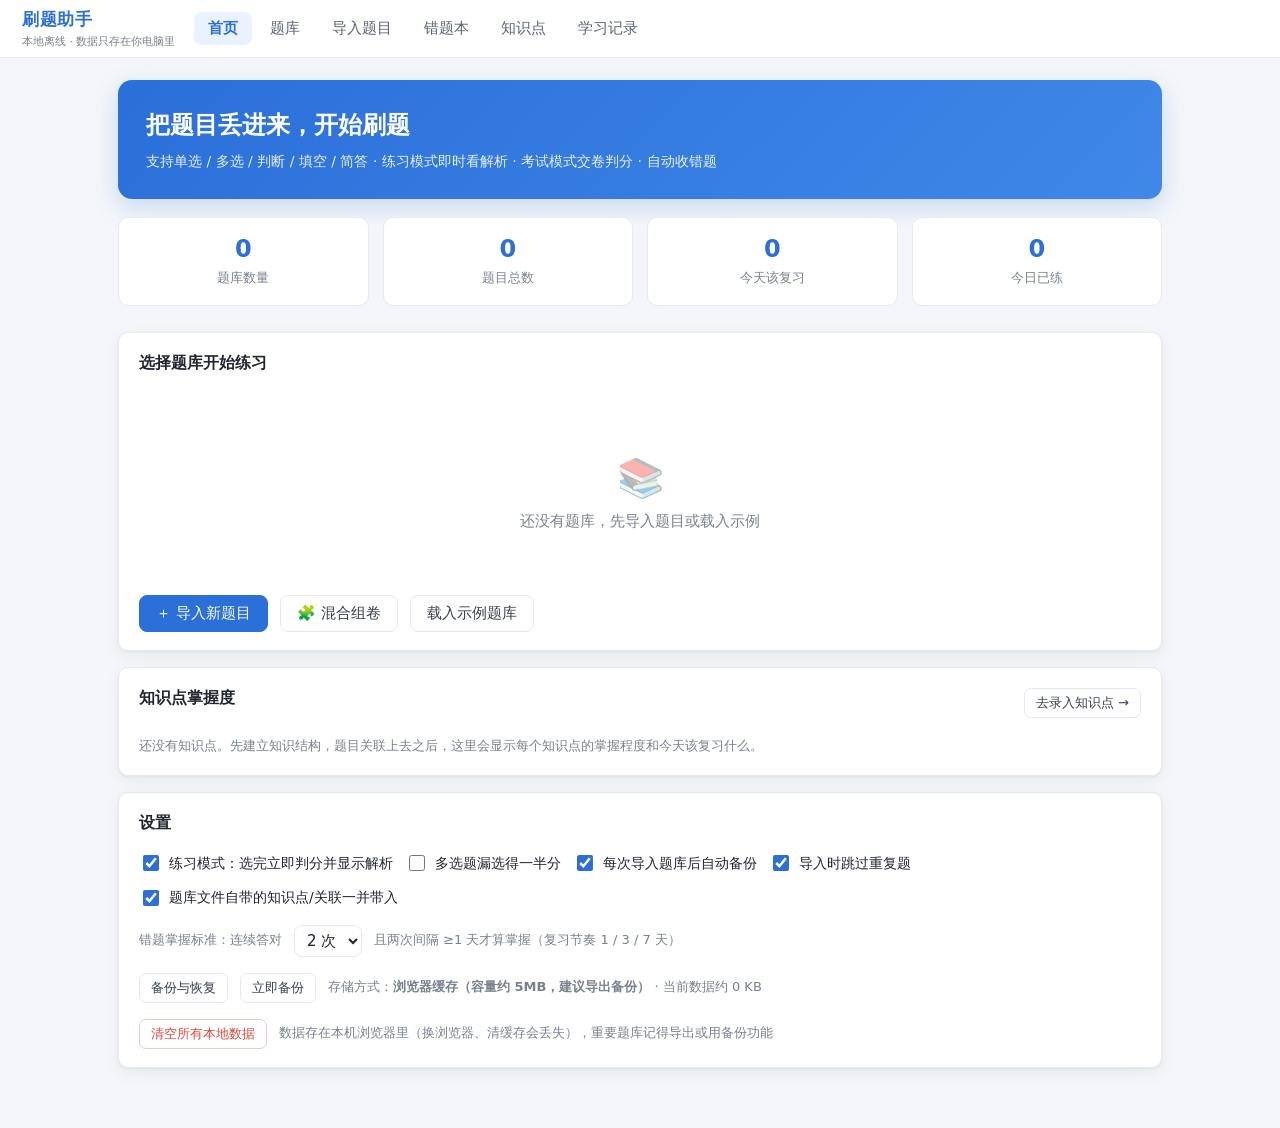
<file: brush-quiz/index.dev.html>
<!DOCTYPE html>
<html lang="zh-CN">
<head>
<meta charset="UTF-8">
<meta name="viewport" content="width=device-width, initial-scale=1">
<title>刷题助手 · 本地版</title>
<style>
:root{
  --primary:#2b6fd9; --primary-dark:#1f56ad; --primary-soft:#eaf2ff;
  --ok:#18a058; --ok-soft:#e7f8ef;
  --err:#e0463c; --err-soft:#fdeceb;
  --warn:#e08b12; --warn-soft:#fff5e3;
  --bg:#f4f6f9; --card:#ffffff; --text:#1f2430; --muted:#79818f;
  --line:#e6e9ef; --radius:10px;
  --shadow:0 1px 3px rgba(20,30,50,.06),0 6px 18px rgba(20,30,50,.05);
}
*{box-sizing:border-box}
.card.drop-on{border-color:var(--primary);background:var(--primary-soft);
  box-shadow:0 0 0 3px rgba(43,111,217,.14);transition:background .12s,border-color .12s}
.card.drop-on::after{content:'松手就导入';display:block;margin-top:8px;font-size:13px;color:var(--primary)}
html,body{margin:0;padding:0}
body{
  font-family:system-ui,-apple-system,"PingFang SC","Microsoft YaHei","Helvetica Neue",Arial,sans-serif;
  background:var(--bg); color:var(--text); font-size:15px; line-height:1.6;
  -webkit-font-smoothing:antialiased;
}
button,input,select,textarea{font-family:inherit;font-size:inherit;color:inherit}
button{cursor:pointer}
a{color:var(--primary);text-decoration:none}

/* ---------- 顶栏 ---------- */
.topbar{
  position:sticky; top:0; z-index:50; background:#fff; border-bottom:1px solid var(--line);
  display:flex; align-items:center; gap:18px; padding:0 22px; height:58px;
}
.brand{font-weight:700; font-size:17px; letter-spacing:.5px; color:var(--primary); white-space:nowrap}
.brand small{display:block;font-size:11px;color:var(--muted);font-weight:400;letter-spacing:0}
.nav{display:flex;gap:4px;overflow-x:auto}
.nav button{
  background:none;border:0;padding:7px 14px;border-radius:8px;color:#5b6472;font-weight:500;white-space:nowrap;
}
.nav button:hover{background:#f1f4f8}
.nav button.active{background:var(--primary-soft);color:var(--primary);font-weight:600}
.spacer{flex:1}
.topbar .mini{font-size:12.5px;color:var(--muted)}

.wrap{max-width:1080px;margin:0 auto;padding:22px 18px 60px}
.wrap.wide{max-width:1240px}

.card{background:var(--card);border:1px solid var(--line);border-radius:var(--radius);box-shadow:var(--shadow)}
.pad{padding:18px 20px}
.mt{margin-top:16px}.mt2{margin-top:26px}
.row{display:flex;gap:12px;align-items:center;flex-wrap:wrap}
.between{display:flex;gap:12px;align-items:center;justify-content:space-between;flex-wrap:wrap}
.muted{color:var(--muted)}
.small{font-size:13px}
h2{font-size:19px;margin:0 0 4px}
h3{font-size:15.5px;margin:0 0 10px}

/* ---------- 按钮 ---------- */
.btn{
  border:1px solid var(--line);background:#fff;border-radius:8px;padding:8px 16px;font-weight:500;
  transition:.15s; color:#39414f;
}
.btn:hover{border-color:#c9d3e2;background:#fafbfd}
.btn.primary{background:var(--primary);border-color:var(--primary);color:#fff}
.btn.primary:hover{background:var(--primary-dark);border-color:var(--primary-dark)}
.btn.ok{background:var(--ok);border-color:var(--ok);color:#fff}
.btn.ok:hover{filter:brightness(.94)}
.btn.danger{color:var(--err);border-color:#f3c7c3}
.btn.danger:hover{background:var(--err-soft)}
.btn.sm{padding:5px 11px;font-size:13px;border-radius:7px}
.btn:disabled{opacity:.5;cursor:not-allowed}
.btn.ghost{background:transparent;border-color:transparent;color:var(--primary)}
.btn.ghost:hover{background:var(--primary-soft)}

/* ---------- 表单 ---------- */
label.f{display:block;font-size:13px;color:#5b6472;margin-bottom:5px;font-weight:500}
input[type=text],input[type=number],select,textarea{
  width:100%;padding:9px 11px;border:1px solid var(--line);border-radius:8px;background:#fff;outline:none;
}
input[type=text]:focus,input[type=number]:focus,select:focus,textarea:focus{border-color:var(--primary);box-shadow:0 0 0 3px rgba(43,111,217,.12)}
textarea{resize:vertical;line-height:1.6}
.field{margin-bottom:14px}
.grid2{display:grid;grid-template-columns:1fr 1fr;gap:14px}
.grid3{display:grid;grid-template-columns:repeat(3,1fr);gap:14px}
@media(max-width:720px){.grid2,.grid3{grid-template-columns:1fr}}

/* ---------- 首页 ---------- */
.hero{
  background:linear-gradient(135deg,#2b6fd9,#3f88e8);color:#fff;border-radius:14px;padding:26px 28px;
  box-shadow:0 8px 24px rgba(43,111,217,.22);
}
.hero h1{margin:0 0 6px;font-size:24px}
.hero p{margin:0;opacity:.9;font-size:14px}
.stat-grid{display:grid;grid-template-columns:repeat(4,1fr);gap:14px;margin-top:18px}
@media(max-width:720px){.stat-grid{grid-template-columns:repeat(2,1fr)}}
.stat{background:#fff;border:1px solid var(--line);border-radius:var(--radius);padding:16px;text-align:center}
.stat b{display:block;font-size:24px;color:var(--primary);line-height:1.3}
.stat span{font-size:12.5px;color:var(--muted)}
.bank-list{display:flex;flex-direction:column;gap:10px}
.bank-item{
  display:flex;align-items:center;gap:14px;padding:14px 16px;border:1px solid var(--line);
  border-radius:var(--radius);background:#fff;
}
.bank-item:hover{border-color:#c3d5f0}
.bank-item .nm{font-weight:600}
.bank-item .meta{font-size:12.5px;color:var(--muted);margin-top:2px}
.tag{
  display:inline-block;font-size:11.5px;padding:1px 8px;border-radius:20px;background:#eef1f6;color:#5b6472;
  margin-right:5px;
}
.tag.blue{background:var(--primary-soft);color:var(--primary)}
.tag.green{background:var(--ok-soft);color:var(--ok)}
.tag.red{background:var(--err-soft);color:var(--err)}
.tag.orange{background:var(--warn-soft);color:var(--warn)}
.empty{text-align:center;padding:46px 20px;color:var(--muted)}
.empty .ico{font-size:38px;opacity:.4}

/* ---------- 答题 ---------- */
.quiz-head{
  position:sticky;top:58px;z-index:40;background:#fff;border-bottom:1px solid var(--line);
  padding:10px 18px;display:flex;align-items:center;gap:16px;flex-wrap:wrap;
}
.quiz-body{display:grid;grid-template-columns:1fr 250px;gap:18px;align-items:start;margin-top:18px}
@media(max-width:900px){.quiz-body{grid-template-columns:1fr}.sheet{position:static!important}}
.sheet{position:sticky;top:120px}
.sheet-grid{display:grid;grid-template-columns:repeat(5,1fr);gap:8px}
.cell{
  aspect-ratio:1;border:1px solid var(--line);border-radius:7px;background:#fff;font-size:13px;
  display:flex;align-items:center;justify-content:center;position:relative;font-weight:500;
}
.cell:hover{border-color:var(--primary)}
.cell.done{background:var(--primary-soft);border-color:#bcd6f7;color:var(--primary)}
.cell.right{background:var(--ok-soft);border-color:#b7e6cb;color:var(--ok)}
.cell.wrong{background:var(--err-soft);border-color:#f6c7c3;color:var(--err)}
.cell.mark{border-color:var(--warn);color:var(--warn)}
.cell.cur{outline:2px solid var(--primary);outline-offset:1px}
.cell .star{position:absolute;top:-4px;right:-4px;font-size:10px;color:#f5b73d}
.legend{display:flex;flex-wrap:wrap;gap:10px;font-size:12px;color:var(--muted);margin-top:12px}
.legend i{width:11px;height:11px;border-radius:3px;display:inline-block;margin-right:4px;border:1px solid var(--line);vertical-align:-1px}

.qcard{padding:22px 24px}
/* 顶部固定导航条：上一题/下一题 放在上方，与标题条一起吸顶 */
.qnavbar{
  position:sticky;top:58px;z-index:44;
  display:flex;align-items:center;gap:12px;height:60px;
  padding:0 16px;background:#fff;border-bottom:1px solid var(--line);
  box-shadow:0 6px 18px rgba(0,0,0,.04);
}
.qnavbar .qnav-pos{flex:1;text-align:center;font-weight:600;font-size:14px;color:var(--sub);white-space:nowrap}
.qnavbar .btn{flex:1;max-width:180px}
#view-quiz .quiz-head{top:118px}  /* 标题条吸在导航条下方（58 全局导航 + 60 导航条） */
.qtitle{display:flex;gap:8px;align-items:baseline;margin-bottom:12px;flex-wrap:wrap}
.qno{font-size:17px;font-weight:700}
.qstem{font-size:16px;line-height:1.85;white-space:pre-wrap;word-break:break-word}
.qstem img{max-width:100%}
.opts{display:flex;flex-direction:column;gap:10px;margin-top:16px}
.opt{
  display:flex;gap:11px;align-items:flex-start;padding:12px 14px;border:1px solid var(--line);
  border-radius:9px;background:#fff;cursor:pointer;text-align:left;width:100%;transition:.12s;line-height:1.6;
}
.opt:hover{border-color:#bcd6f7;background:#fafbfd}
.opt .k{
  flex:0 0 26px;height:26px;border-radius:50%;border:1px solid var(--line);display:flex;
  align-items:center;justify-content:center;font-size:13px;font-weight:600;background:#fff;
}
.opt .k.sq{border-radius:6px}
.opt.sel{border-color:var(--primary);background:var(--primary-soft)}
.opt.sel .k{background:var(--primary);color:#fff;border-color:var(--primary)}
.opt.right{border-color:var(--ok);background:var(--ok-soft)}
.opt.right .k{background:var(--ok);color:#fff;border-color:var(--ok)}
.opt.bad{border-color:var(--err);background:var(--err-soft)}
.opt.bad .k{background:var(--err);color:#fff;border-color:var(--err)}
.opt.locked{cursor:default}
.blanks{display:flex;flex-direction:column;gap:10px;margin-top:14px}
.blank-row{display:flex;gap:10px;align-items:center}
.blank-row .idx{flex:0 0 auto;font-size:13px;color:var(--muted)}
.blank-row input{flex:1;min-width:0}
.feedback{margin-top:16px;border-radius:9px;padding:13px 15px;font-size:14px}
.anscmp{display:grid;grid-template-columns:repeat(auto-fit,minmax(200px,1fr));gap:10px;margin-top:8px}
.anscmp b{font-size:12px;color:var(--muted);font-weight:600}
.anscmp pre{
  margin:4px 0 0;padding:7px 10px;background:rgba(255,255,255,.75);border:1px solid var(--line);border-radius:7px;
  font-size:13px;line-height:1.6;white-space:pre-wrap;word-break:break-word;
  font-family:ui-monospace,SFMono-Regular,Menlo,Consolas,"Courier New",monospace;
}
.feedback.ok{background:var(--ok-soft);border:1px solid #c6ecd6}
.feedback.bad{background:var(--err-soft);border:1px solid #f6cdc9}
.feedback b{display:block;margin-bottom:4px}
.qfoot{display:flex;gap:10px;align-items:center;justify-content:space-between;margin-top:20px;padding-top:16px;border-top:1px dashed var(--line);flex-wrap:wrap}
.timer{font-variant-numeric:tabular-nums;font-weight:600;color:var(--primary)}
.timer.urgent{color:var(--err)}
.progress{height:6px;background:#eef1f6;border-radius:6px;overflow:hidden;flex:1;min-width:120px}
.progress i{display:block;height:100%;background:var(--primary);border-radius:6px;transition:.25s}

/* ---------- 结果 ---------- */
.score-card{display:flex;align-items:center;gap:26px;padding:24px;flex-wrap:wrap}
.score-num{font-size:46px;font-weight:800;line-height:1;color:var(--primary)}
.score-num.pass{color:var(--ok)}.score-num.fail{color:var(--err)}
.ring{flex:0 0 auto}
.res-item{padding:16px 18px;border-top:1px solid var(--line)}
.res-item .stemline{font-size:15px;line-height:1.75}
.res-item .ansline{margin-top:10px;font-size:13.5px;display:flex;flex-wrap:wrap;gap:6px 18px}
.badge{font-size:12px;padding:2px 9px;border-radius:6px;font-weight:600}
.badge.ok{background:var(--ok-soft);color:var(--ok)}
.badge.bad{background:var(--err-soft);color:var(--err)}
.badge.warn{background:var(--warn-soft);color:var(--warn)}

/* ---------- 表格 ---------- */
table.tb{width:100%;border-collapse:collapse;font-size:14px}
table.tb th,table.tb td{padding:9px 10px;border-bottom:1px solid var(--line);text-align:left;vertical-align:top}
table.tb th{color:var(--muted);font-weight:600;font-size:13px;background:#fafbfd}
table.tb tr:hover td{background:#fafbfd}
.scroll{overflow-x:auto}

/* ---------- 提示 ---------- */
.toast{
  position:fixed;left:50%;bottom:34px;transform:translate(-50%,20px);background:#222831;color:#fff;
  padding:10px 20px;border-radius:8px;font-size:14px;opacity:0;pointer-events:none;transition:.22s;z-index:999;
}
.toast.show{opacity:1;transform:translate(-50%,0)}
.modal{position:fixed;inset:0;background:rgba(20,25,35,.45);display:none;align-items:center;justify-content:center;z-index:200;padding:20px}
.modal.show{display:flex}
.modal-box{background:#fff;border-radius:12px;max-width:640px;width:100%;max-height:86vh;overflow:auto;padding:22px}
.code{
  background:#f7f9fc;border:1px solid var(--line);border-radius:8px;padding:12px 14px;font-size:13px;
  line-height:1.7;white-space:pre-wrap;word-break:break-word;
  font-family:ui-monospace,Menlo,Consolas,"Courier New",monospace;
}
hr.sep{border:0;border-top:1px solid var(--line);margin:18px 0}
/* ---------- 导入预览（可编辑） ---------- */
.pv-item{border:1px solid var(--line);border-radius:9px;padding:12px 14px;margin-bottom:10px;background:#fff}
.pv-item.has{border-color:#f0c4bf;background:#fffaf9}
.pv-item .idx{font-weight:700;color:var(--muted);min-width:32px;font-size:13px}
.pv-item textarea{min-height:42px;font-size:13.5px}
.pv-item .fld{margin-bottom:7px}
.pv-item label.f{margin-bottom:3px}
.pv-scroll{max-height:460px;overflow:auto;padding-right:4px}
details.raw{margin-top:12px}
details.raw summary{cursor:pointer;color:var(--primary);font-size:14px}
details.raw pre{background:#f7f9fc;border:1px solid var(--line);border-radius:8px;padding:10px;font-size:12.5px;
  white-space:pre-wrap;word-break:break-word;max-height:240px;overflow:auto;margin-top:8px;line-height:1.6}
.tagbar{display:flex;flex-wrap:wrap;gap:8px}
.tagpick{
  border:1px solid var(--line);background:#fff;border-radius:20px;padding:3px 12px;font-size:13px;cursor:pointer;
}
.tagpick.on{background:var(--primary);border-color:var(--primary);color:#fff}
.tagpick .n{opacity:.65;font-size:12px;margin-left:4px}
.view{display:none}
.view.show{display:block}
.chk{display:flex;align-items:center;gap:7px;font-size:14px;cursor:pointer;user-select:none}
.chk input{width:16px;height:16px;accent-color:var(--primary)}

/* ---------- 代码块（读程题） ---------- */
.codeblock{margin:12px 0;border:1px solid var(--line);border-radius:9px;background:#f7f9fc;overflow:hidden}
.codeblock .cb-head{
  display:flex;align-items:center;justify-content:space-between;gap:10px;
  padding:5px 10px 5px 14px;background:#eef2f8;border-bottom:1px solid var(--line);
  font-size:12px;color:var(--muted);
}
.codeblock .cb-head .ops{display:flex;gap:6px;align-items:center}
.codeblock pre{
  margin:0;padding:12px 15px;overflow:auto;max-height:420px;font-size:13px;line-height:1.6;
  font-family:ui-monospace,SFMono-Regular,Menlo,Consolas,"Courier New",monospace;
  white-space:pre;tab-size:4;background:#f7f9fc;
}
.codeblock pre.fold{max-height:220px}
.codeblock .cb-more{padding:6px 14px;border-top:1px dashed var(--line);background:#fff}
.mini-btn{border:1px solid var(--line);background:#fff;border-radius:6px;padding:2px 9px;font-size:12px;color:#5b6472}
.mini-btn:hover{border-color:var(--primary);color:var(--primary);background:var(--primary-soft)}
.rtext{white-space:pre-wrap;word-break:break-word}

/* ---------- 题图 ---------- */
.qimgs{display:flex;flex-wrap:wrap;gap:10px;margin:10px 0}
.qimgs img{max-width:100%;max-height:340px;border:1px solid var(--line);border-radius:8px;background:#fff;cursor:zoom-in;display:block}
.qimgs img.thumb{max-width:130px;max-height:90px}
.opt .ot{flex:1;min-width:0}
.opt .ot img.thumb{max-width:120px;max-height:80px;border:1px solid var(--line);border-radius:6px;margin-top:6px;display:block}
.opt .ot pre{
  margin:0;font-family:ui-monospace,SFMono-Regular,Menlo,Consolas,"Courier New",monospace;
  font-size:12.5px;line-height:1.55;white-space:pre-wrap;word-break:break-word;
  background:#f7f9fc;border-radius:6px;padding:6px 9px;
}
.imgzoom{max-width:96vw;max-height:80vh;display:block;margin:0 auto;border-radius:8px;background:#fff}
.imgcell{display:flex;gap:8px;align-items:center;margin-top:6px}
.imgcell img{max-width:110px;max-height:74px;border:1px solid var(--line);border-radius:6px}

/* ---------- 批量导入 ---------- */
.file-item{
  border:1px solid var(--line);border-radius:9px;padding:11px 14px;margin-bottom:9px;background:#fff;
  display:flex;gap:10px;align-items:center;flex-wrap:wrap;
}
.file-item.off{opacity:.42}
.file-item .fn{font-weight:600;min-width:150px;flex:1}
.file-item .meta{font-size:12.5px;color:var(--muted);width:100%;padding-left:26px}
.file-item input[type=text]{max-width:320px}
.bsel{border:1px solid var(--line);background:#fff;border-radius:20px;padding:3px 12px;font-size:13px;cursor:pointer}
.bsel.on{background:var(--primary);border-color:var(--primary);color:#fff}

/* ---------- 校验报告 ---------- */
.report{display:grid;grid-template-columns:repeat(auto-fill,minmax(132px,1fr));gap:10px;margin-top:12px}
.report .rp{border:1px solid var(--line);border-radius:9px;padding:9px 12px;background:#fff}
.report .rp b{display:block;font-size:19px;line-height:1.3}
.report .rp span{font-size:12px;color:var(--muted)}
.report .rp.err b{color:var(--err)}
.report .rp.warn b{color:var(--warn)}
.report .rp.ok b{color:var(--ok)}

/* ---------- 掌握度 ---------- */
.mbar{height:6px;border-radius:6px;background:#eef1f6;overflow:hidden;min-width:70px;flex:1;max-width:160px}
.mbar i{display:block;height:100%;background:var(--ok);border-radius:6px}
.mbar i.low{background:var(--err)}
.mbar i.mid{background:var(--warn)}
.modal-box.wide{max-width:880px}

/* ---------- 知识点树 ---------- */
.ptree{border:1px solid var(--line);border-radius:10px;background:#fff;overflow:hidden}
.ptree .hd{display:flex;align-items:center;gap:8px;padding:9px 14px;background:#f7f9fc;border-bottom:1px solid var(--line);font-size:12px;color:var(--muted)}
.pt-row{display:flex;align-items:flex-start;gap:8px;padding:9px 14px;border-bottom:1px solid var(--line)}
.pt-row:last-child{border-bottom:0}
.pt-row:hover{background:#fafbfd}
.pt-row .nmid{flex:1;min-width:0}
.pt-row .nm{font-weight:600;cursor:pointer;word-break:break-all}
.pt-row .nm:hover{color:var(--primary);text-decoration:underline}
.pt-row .cnt{font-size:11.5px;color:var(--muted);margin-top:2px}
.pt-row.open{background:#f4f8ff}
.pt-toggle{width:16px;flex:0 0 16px;text-align:center;cursor:pointer;color:var(--muted);user-select:none;font-size:11px;line-height:22px}
.pt-bar{width:110px;flex:0 0 110px}
.lvl{font-size:11px;padding:1px 8px;border-radius:20px;white-space:nowrap;flex:0 0 auto}
.lvl0{background:#eef1f6;color:#8a93a3}
.lvl1{background:#fde9e9;color:#c0392b}
.lvl2{background:#fdf3e0;color:#b7791f}
.lvl3{background:#eaf3fd;color:#2b6cb0}
.lvl4{background:#e6f6ec;color:#1e7e43}
/* 证据等级：0 分不等于不会，必须标明数据够不够 */
.evid{font-size:10.5px;padding:1px 6px;border-radius:4px;white-space:nowrap;flex:0 0 auto;cursor:help;letter-spacing:.2px}
.e-none  {background:#eef1f6;color:#8a93a3}
.e-low   {background:#fff4e5;color:#b7791f;border:1px solid #f3dcae}
.e-mid   {background:#eaf3fd;color:#2b6cb0;border:1px solid #c9dcf7}
.e-high  {background:#eaf7ef;color:#1e7e43;border:1px solid #b7e6cb}
.e-stable{background:#e6f6ec;color:#12683a;border:1px solid #8fd8ab;font-weight:600}
.evid-line{font-size:12px;color:var(--muted);margin-top:4px}
/* 原因标签：推荐必须可解释 */
.rz-list{display:flex;gap:5px;flex-wrap:wrap;margin:6px 0}
.rz-list span{font-size:11.5px;padding:2px 8px;border-radius:20px;background:#f2f5f9;color:#5a6473}
.rz-list span.k-weak  {background:#fde9e9;color:#c0392b}
.rz-list span.k-wrong {background:#fde9e9;color:#c0392b}
.rz-list span.k-forget{background:#fdf3e0;color:#b7791f}
.rz-list span.k-card  {background:#f3e9fd;color:#7b3fb0}
.rz-list span.k-pre   {background:#e9f0fd;color:#2b6cb0}
.rz-list span.k-exam  {background:#fde9ef;color:#b32a52}
.rz-list span.k-goal  {background:#eaf3fd;color:#2b6cb0}
.rz-list span.k-know  {background:#fde9e9;color:#c0392b}
.rz-list span.k-perf  {background:#fdf3e0;color:#b7791f}
.rz-list span.k-new   {background:#eef1f6;color:#5a6473}
.pt-detail{background:#f7f9fc;padding:12px 16px;border-top:1px solid var(--line)}
.pt-det-hd{display:flex;align-items:center;gap:8px;flex-wrap:wrap;margin-bottom:8px}
.quiet-box{border:1px dashed var(--line);border-radius:8px;padding:10px 12px;background:#fff;font-size:13px;white-space:pre-wrap;word-break:break-word}

/* ---------- 今日建议 ---------- */
.adv-grid{display:grid;grid-template-columns:repeat(auto-fill,minmax(260px,1fr));gap:10px}
.adv{border:1px solid var(--line);border-left:4px solid var(--warn);border-radius:9px;padding:10px 12px;background:#fff}
.adv.urgent{border-left-color:var(--err)}
.adv.calm{border-left-color:var(--ok)}
.adv .t{font-weight:600;font-size:14px;margin-bottom:2px}
.adv .why{font-size:12px;color:var(--muted);margin-bottom:6px}
.adv .acts{display:flex;gap:6px;flex-wrap:wrap}
.adv .plan{margin-top:8px;border-top:1px dashed var(--line);padding-top:8px}
.adv .plan .step{display:flex;gap:8px;align-items:center;font-size:12.5px;padding:3px 0}
.adv .plan .step b{flex:1;font-weight:600}
.adv .plan .tip{font-size:11.5px;color:var(--muted);flex:0 0 auto}

/* ---------- 周复盘 ---------- */
.wk-grid{display:grid;grid-template-columns:repeat(auto-fill,minmax(240px,1fr));gap:10px}
.wk-box{border:1px solid var(--line);border-radius:9px;padding:10px 12px;background:#fff}
.wk-box h4{margin:0 0 6px;font-size:13.5px}
.wk-up b{color:var(--ok)}
.wk-dn b{color:var(--err)}
.wk-line{display:flex;justify-content:space-between;font-size:12.5px;padding:3px 0;border-bottom:1px dashed var(--line)}
.wk-line:last-child{border:0}
.wk-advice{border-left:4px solid var(--primary);background:var(--primary-soft);border-radius:8px;padding:10px 14px;font-size:13px;line-height:1.7}

/* ---------- 学习目标 ---------- */
.goal-grid{display:grid;grid-template-columns:repeat(auto-fill,minmax(180px,1fr));gap:10px}
.budget{display:flex;align-items:center;gap:8px;font-size:12.5px;color:var(--muted)}
.budget-bar{flex:1;height:8px;border-radius:6px;background:#eef1f6;overflow:hidden;max-width:220px}
.budget-bar i{display:block;height:100%;background:var(--primary)}

/* ---------- 问答卡 ---------- */
.card-item{border:1px solid var(--line);border-radius:9px;padding:10px 12px;background:#fff;margin-bottom:8px}
.card-item .q{font-weight:600;font-size:13.5px}
.card-item .a{font-size:12.5px;color:var(--muted);margin-top:4px;white-space:pre-wrap}
.card-quiz{border:1px solid var(--primary);border-radius:10px;padding:14px;background:var(--primary-soft)}
.card-quiz .qq{font-size:15px;font-weight:600;margin-bottom:8px}

/* ---------- 错因 ---------- */
.rz{display:flex;gap:6px;flex-wrap:wrap;margin-top:8px}
.rz button{border:1px solid var(--line);background:#fff;border-radius:20px;padding:3px 10px;font-size:12px;cursor:pointer;color:#5a6473}
.rz button.on{background:var(--err);border-color:var(--err);color:#fff}
.rz button:hover{border-color:var(--primary);color:var(--primary)}
.rz button.ed{background:var(--primary-soft);border-color:#c9dcf7;color:var(--primary)}

/* ---------- 关联知识点 chooser ---------- */
.pt-pick{border:1px solid var(--line);border-radius:9px;max-height:46vh;overflow:auto;background:#fff}
.pt-pick .row2{display:flex;align-items:center;gap:8px;padding:7px 12px;border-bottom:1px solid var(--line);cursor:pointer}
.pt-pick .row2:last-child{border-bottom:0}
.pt-pick .row2:hover{background:#f7f9fc}
.pt-pick .row2.on{background:var(--primary-soft)}
.pt-pick .row2 .nm{flex:1;font-size:13px}
.wchip{border:1px solid var(--line);background:#fff;border-radius:20px;padding:1px 9px;font-size:11px;cursor:pointer}
.wchip.on{background:var(--primary);border-color:var(--primary);color:#fff}
.help-box{background:#f7f9fc;border:1px solid var(--line);border-radius:8px;padding:9px 12px;font-size:12.5px;color:var(--muted);margin-top:8px}
</style>
</head>
<body>

<header class="topbar">
  <div class="brand">刷题助手<small>本地离线 · 数据只存在你电脑里</small></div>
  <nav class="nav" id="nav">
    <button data-view="home" class="active">首页</button>
    <button data-view="bank">题库</button>
    <button data-view="import">导入题目</button>
    <button data-view="wrong">错题本</button>
    <button data-view="point">知识点</button>
    <button data-view="stats">学习记录</button>
  </nav>
  <div class="spacer"></div>
  <div class="mini" id="topInfo"></div>
</header>

<div class="wrap" id="wrap">

  <!-- ================= 首页 ================= -->
  <section class="view show" id="view-home">
    <div class="hero">
      <h1>把题目丢进来，开始刷题</h1>
      <p>支持单选 / 多选 / 判断 / 填空 / 简答 · 练习模式即时看解析 · 考试模式交卷判分 · 自动收错题</p>
    </div>

    <div class="stat-grid">
      <div class="stat"><b id="s1">0</b><span>题库数量</span></div>
      <div class="stat"><b id="s2">0</b><span>题目总数</span></div>
      <div class="stat"><b id="s3">0</b><span>今天该复习</span></div>
      <div class="stat"><b id="s4">0</b><span>今日已练</span></div>
    </div>

    <div id="resumeSlot"></div>
    <div class="card pad mt2">
      <div class="between"><h3>选择题库开始练习</h3><span id="homeBankSort"></span></div>
      <div id="homeBanks" class="bank-list mt"></div>
      <div class="row mt">
        <button class="btn primary" data-go="import">＋ 导入新题目</button>
        <button class="btn" id="btnMix">🧩 混合组卷</button>
        <button class="btn" id="btnDemo">载入示例题库</button>
      </div>
    </div>
  </section>

  <!-- ================= 题库 ================= -->
  <section class="view" id="view-bank">
    <div class="between">
      <h2>我的题库</h2>
      <div class="row">
        <span id="bankSortSlot"></span>
        <button class="btn" id="btnExportAll">导出完整备份(JSON)</button>
        <button class="btn" id="btnImportAll">导入完整备份</button>
        <button class="btn primary" data-go="import">＋ 导入题目</button>
      </div>
      <input type="file" id="impAllFile" accept=".json,application/json" style="display:none">
    </div>
    <div id="bankList" class="bank-list mt"></div>
    <div id="bankDetail" class="mt2"></div>
  </section>

  <!-- ================= 导入 ================= -->
  <section class="view" id="view-import">
    <h2>导入题目</h2>
    <p class="muted small">三种方式：粘贴文本（最常用，支持从 Word / PDF / 学习通复制的题目）、上传文件、手动录入。</p>

    <div class="card pad mt">
      <h3>① 粘贴题目文本</h3>
      <div class="field">
        <textarea id="impText" rows="10" placeholder="直接粘贴题目，例如：

1. 下列关于函数的说法正确的是（ ）
A. 选项一
B. 选项二
C. 选项三
D. 选项四
答案：A
解析：略

2. 【多选题】下列哪些属于…（ ）
A. …
B. …
答案：AB

3. 判断题：地球是圆的。
答案：对"></textarea>
      </div>
      <div class="row">
        <button class="btn primary" id="btnParse">解析文本</button>
        <button class="btn" id="btnPasteClear">清空</button>
        <button class="btn ghost" id="btnFmt">查看支持的格式说明</button>
      </div>
      <div id="parsePreview" class="mt"></div>
    </div>

    <div class="card pad mt" id="dropCard">
      <h3>② 上传文件（可多选 / 可直接传 ZIP 整包）</h3>
      <p class="muted small">支持 .txt / .md / .csv / .json，<b>可多选</b>：一次选中全部 <code class="inl">Java2_第X章.json</code> 会分别建题库，也可选「合并成一个题库」。</p>
      <p class="muted small"><b>ZIP 题库包</b>（推荐给手机端）：直接选一个 <code class="inl">.zip</code>，里面可以同时装多个 JSON 题库、题图、知识点文件，系统会一次性全部导入并<b>自动把题图关联到对应题目</b>。建议结构：</p>
      <pre class="quiet-box mt" style="font-family:ui-monospace,Menlo,Consolas,monospace;font-size:12px">Java题库.zip
├─ Java2_第1章.json        ← 每个 JSON 建一个题库（也可用 { banks:[...] } 一次装多套）
├─ Java2_第2章.json
├─ images/xxx.png          ← 题图，JSON 里写 "image":"images/xxx.png" 或只写 "xxx.png" 都能配上
└─ 知识点.json              ← {"pts":[...],"qlink":{...}}，合并进现有知识树</pre>
      <p class="muted small">题图：JSON 里写 <code class="inl">"image": "图片名.png"</code> 或 <code class="inl">"images": ["a.png","b.png"]</code>。若不用 ZIP，就把图片放在本页 <code class="inl">index.dev.html</code> 旁边（或子文件夹里写相对路径）；也可以在题目编辑器里直接上传本地图片（会存成 base64，不怕路径错）。ZIP 包里的图片会自动转成内嵌 base64。</p>
      <input type="file" id="impFile" accept=".txt,.md,.csv,.json,.zip,text/plain,application/zip" multiple class="mt">
      <div class="small muted mt" id="pickTip">
        <b>这块卡片支持三种投喂方式：</b>① <b>把文件拖进来</b>（整包 ZIP 也行）；② 复制文件后在本页按 <b>Ctrl+V</b> 粘贴；
        ③ 点上面的「选择文件」。三条路任选，哪条顺手用哪条。
        若三条都没反应，多半是当前窗口把文件选择拦住了 —— 用 Chrome / Edge 双击打开本页，
        别在应用内置的预览窗（或微信内置浏览器）里点。
      </div>
      <div id="filePreview" class="mt"></div>
    </div>

    <div class="card pad mt">
      <h3>③ 手动添加一道题</h3>
      <div class="grid3">
        <div class="field">
          <label class="f">题型</label>
          <select id="mType">
            <option value="single">单选题</option>
            <option value="multiple">多选题</option>
            <option value="judge">判断题</option>
            <option value="blank">填空题</option>
            <option value="essay">简答题</option>
          </select>
        </div>
        <div class="field">
          <label class="f">归属题库</label>
          <select id="mBank"></select>
        </div>
        <div class="field">
          <label class="f">标签 / 章节（可留空）</label>
          <input type="text" id="mTag" placeholder="如：Java 第3章">
        </div>
      </div>
      <div class="field">
        <label class="f">题干</label>
        <textarea id="mStem" rows="3"></textarea>
      </div>
      <div class="field" id="mOptWrap">
        <label class="f">选项（每行一个，格式：A. 内容）</label>
        <textarea id="mOpts" rows="4" placeholder="A. 选项一&#10;B. 选项二&#10;C. 选项三&#10;D. 选项四"></textarea>
      </div>
      <div class="grid2">
        <div class="field">
          <label class="f">答案（多选填 AB；填空多个空用 | 分隔）</label>
          <input type="text" id="mAnswer" placeholder="A">
        </div>
        <div class="field">
          <label class="f">解析（可选）</label>
          <input type="text" id="mAnalysis">
        </div>
      </div>
      <button class="btn primary" id="btnAddOne">添加到题库</button>
    </div>
  </section>

  <!-- ================= 答题 ================= -->
  <section class="view" id="view-quiz">
    <div class="qnavbar">
      <button class="btn" id="qPrevBar">← 上一题</button>
      <span class="qnav-pos" id="qNavPos">- / -</span>
      <button class="btn primary" id="qNextBar">下一题 →</button>
    </div>
    <div class="quiz-head">
      <button class="btn sm" id="qExit">← 退出</button>
      <div style="font-weight:600" id="qTitle">练习</div>
      <div class="progress"><i id="qBar" style="width:0"></i></div>
      <div class="small muted" id="qPos">第 1 / 1 题</div>
      <div class="timer" id="qTimer"></div>
      <button class="btn sm primary" id="qSubmit">交卷</button>
    </div>
    <div class="quiz-body">
      <div class="card qcard" id="qCard"></div>
      <div class="card pad sheet">
        <div class="between"><h3 style="margin:0">答题卡</h3><span class="small muted" id="sheetInfo"></span></div>
        <div class="sheet-grid mt" id="sheetGrid"></div>
        <div class="legend">
          <span><i style="background:#fff"></i>未答</span>
          <span><i style="background:var(--primary-soft)"></i>已答</span>
          <span><i style="background:var(--ok-soft)"></i>正确</span>
          <span><i style="background:var(--err-soft)"></i>错误</span>
          <span><i style="border-color:var(--warn)"></i>标记</span>
        </div>
        <div class="row mt">
          <button class="btn sm" id="qMark">标记本题</button>
          <button class="btn sm" id="qFav">☆ 收藏</button>
        </div>
        <div class="row mt">
          <button class="btn sm" id="qPrev">上一题</button>
          <button class="btn sm primary" id="qNext">下一题 →</button>
        </div>
      </div>
    </div>
  </section>

  <!-- ================= 结果 ================= -->
  <section class="view" id="view-result">
    <div id="resultBox"></div>
  </section>

  <!-- ================= 错题本 ================= -->
  <section class="view" id="view-wrong">
    <div class="between">
      <h2>错题本</h2>
      <div class="row">
        <button class="btn primary" id="btnRedoWrong">重做错题</button>
        <button class="btn" id="btnExportWrong">导出错题</button>
        <button class="btn" id="btnClearMastered">清除已掌握</button>
        <button class="btn danger" id="btnClearWrong">清空</button>
      </div>
    </div>
    <div id="wrongList" class="mt"></div>
  </section>

  <!-- ================= 知识点 ================= -->
  <section class="view" id="view-point">
    <div class="between">
      <h2>知识点</h2>
      <div class="row">
        <button class="btn" id="btnExportPts">导出知识点(JSON)</button>
        <button class="btn" id="btnImportPts">导入知识点</button>
        <button class="btn danger" id="btnClearPts">清空知识点</button>
      </div>
      <input type="file" id="iptImportPts" accept=".json,.txt,application/json,text/plain" style="display:none">
    </div>
    <p class="muted small mt">先建立知识结构，再把题目关联上去 —— 系统会按「知识点」而不是「题库」来统计掌握度。<b>流程：录入知识点 → 导入题库 → 在题库详情里点「关联知识点」→ 看掌握度与今日建议。</b></p>

    <div class="card pad mt">
      <h3>录入知识点</h3>
      <p class="muted small">每行一个。用 <code class="inl">&gt;</code> 或缩进表示层级，例如 <code class="inl">Java &gt; 第3章 继承 &gt; 方法重写 vs 重载</code>。同一层级会自动排在一起，父级会自动创建。</p>
      <textarea id="ptText" rows="6" placeholder="数据结构 > 线性表 > 顺序表的插入删除
数据结构 > 线性表 > 单链表的头插法
数据结构 > 栈和队列 > 栈的应用：括号匹配
操作系统 > 进程管理 > PV 操作
操作系统 > 死锁 > 银行家算法"></textarea>
      <div class="row mt">
        <button class="btn primary" id="btnAddPts">添加到知识树</button>
        <button class="btn" id="btnAutoLinkAll">按名称/标签自动关联题目</button>
        <button class="btn" id="btnPtsFromTags">从题库标签生成知识点</button>
        <button class="btn ghost" id="btnPtHelp">格式说明</button>
      </div>
      <div class="row mt">
        <input type="text" id="ptOne" placeholder="快速添加单个知识点（如：二叉树的遍历）" style="flex:1;min-width:200px">
        <select id="ptParent" style="max-width:280px"></select>
        <button class="btn primary" id="btnAddPtsOne">添加</button>
      </div>
      <div id="ptAddMsg" class="small mt"></div>
    </div>

    <div class="card pad mt" id="goalBox"></div>
    <div class="card pad mt" id="ptAdviceBox"></div>
    <div class="card pad mt">
      <div class="between">
        <h3>知识树</h3>
        <div class="row">
          <select id="ptFilter" style="max-width:200px"></select>
          <button class="btn sm" id="btnExpandAll">展开全部</button>
          <button class="btn sm" id="btnCollapseAll">折叠全部</button>
        </div>
      </div>
      <div id="ptTree" class="mt"></div>
      <div id="ptDetail" class="mt"></div>
    </div>
  </section>

  <!-- ================= 统计 ================= -->
  <section class="view" id="view-stats">
    <div class="between">
      <h2>学习记录</h2>
      <div class="row">
        <button class="btn" id="btnExportRecords">导出记录(CSV)</button>
        <button class="btn danger" id="btnClearRecords">清空记录</button>
      </div>
    </div>
    <div class="card pad mt" id="statsBox"></div>
    <div class="card pad mt" id="weekBox"></div>
    <div class="card pad mt" id="recordsBox"></div>
  </section>

</div>

<div class="toast" id="toast"></div>
<div class="modal" id="modal"><div class="modal-box" id="modalBox"></div></div>

<script>
/* =========================================================
   刷题助手 · 本地单文件版（开发版 index.dev.html）
   ---------------------------------------------------------
   两份文件怎么选：
     index.dev.html  开发版 —— 带注释、有缩进，平时改这个
     index.html      发布版 —— 由 `node build.js` 压缩生成，用来发给自己 / 手机
   两份用的是同一份本地存储（localStorage / IndexedDB），来回切换数据都在。
   改完 index.dev.html 记得跑：node build.js && node _test.js
   ========================================================= */
'use strict';

/* ---------- 基础工具 ---------- */
const $  = s => document.querySelector(s);
const $$ = s => Array.from(document.querySelectorAll(s));
const LS_KEY = 'brushquiz_v1';

function uid(p){ return (p||'q') + '_' + Math.random().toString(36).slice(2,9) + Date.now().toString(36).slice(-4); }
function esc(s){
  return String(s==null?'':s).replace(/[&<>"']/g, c => ({'&':'&amp;','<':'&lt;','>':'&gt;','"':'&quot;',"'":'&#39;'}[c]));
}
function toast(msg){
  const t = $('#toast'); t.textContent = msg; t.classList.add('show');
  clearTimeout(t._t); t._t = setTimeout(()=>t.classList.remove('show'), 1900);
}
function shuffle(arr){
  const a = arr.slice();
  for(let i=a.length-1;i>0;i--){ const j = Math.floor(Math.random()*(i+1)); [a[i],a[j]]=[a[j],a[i]]; }
  return a;
}
function fmtDate(ts){
  const d = new Date(ts);
  const p = n => String(n).padStart(2,'0');
  return d.getFullYear()+'-'+p(d.getMonth()+1)+'-'+p(d.getDate())+' '+p(d.getHours())+':'+p(d.getMinutes());
}
function todayStr(){ const d=new Date(); return d.getFullYear()+'-'+(d.getMonth()+1)+'-'+d.getDate(); }
// 归一化：去空白、全角 ASCII 转半角、中文句号顿号转半角、统一小写
function norm(s){
  return String(s==null?'':s)
    .replace(/[\s\u3000]/g,'')
    .replace(/[！-～]/g, c => String.fromCharCode(c.charCodeAt(0) - 0xFEE0))
    .replace(/[。、]/g, m => ({'。':'.','、':','}[m]))
    .toLowerCase();
}

// 选项字母标准化：全角Ａ→A，统一大写
function keyHalf(k){
  return String(k).replace(/[Ａ-Ｈ]/g, c => String.fromCharCode(c.charCodeAt(0) - 0xFEE0)).toUpperCase();
}

/* =========================================================
   题图 · 代码块 · 指纹 · 掌握度
   ========================================================= */
// 只放行安全的图片来源，挡掉 javascript: 之类
function safeSrc(s){
  s = String(s == null ? '' : s).trim();
  if(!s) return '';
  if(/^javascript:/i.test(s)) return '';
  if(/^(https?:\/\/|data:image\/|blob:)/i.test(s)) return s;
  if(/^[a-zA-Z]:[\\/]/.test(s) || /^[\\/]/.test(s)) return s;    // 本地绝对/根目录路径
  if(!/:/.test(s)) return s;                                      // 相对路径
  return '';
}
function qImages(q){
  const raw = q && (q.images != null ? q.images : q.image);
  if(raw == null || raw === '') return [];
  const arr = Array.isArray(raw) ? raw : String(raw).split(/[\n,]/);
  return arr.map(s => safeSrc(String(s == null ? '' : s))).filter(Boolean);
}
function hasImg(q){ return qImages(q).length > 0; }
function answerImages(q){
  const raw = q && (q.answerImages != null ? q.answerImages : q.answerImage);
  if(raw == null || raw === '') return [];
  const arr = Array.isArray(raw) ? raw : String(raw).split(/[\n,]/);
  return arr.map(s => safeSrc(String(s == null ? '' : s))).filter(Boolean);
}

// 题干 + 选项指纹，用于去重
function fp(q){
  const s = norm(q.stem || '').slice(0, 500);
  const o = (q.options || []).map(x => String(x.key) + norm(x.text)).join('').slice(0, 500);
  return s + '||' + o;
}

/* ---- 代码识别：读程题等宽字体 + 一键复制 + 长代码折叠 ---- */
const CODE_KW = /^\s*(package|import|public|private|protected|class|interface|enum|static|final|abstract|synchronized|void|int|long|double|float|char|boolean|byte|short|String|new|if|else|for|while|do|switch|case|break|continue|return|try|catch|finally|throw|throws|this|super|extends|implements|System\.|printf|println|cout|cin|def |lambda|elif|@\w|#include|#define)/;
function isCodeLine(l){
  if(!l.trim()) return true;                                        // 代码块中间的空白行
  if(CODE_KW.test(l)) return true;
  if(/^\s{2,}\S/.test(l) && /[;{}\[\]()=<>]/.test(l)) return true;  // 缩进 + 代码符号
  if(/^\s*[\}\)]/.test(l)) return true;
  if(/^\s*(\/\/|\/\*|\*|#)/.test(l)) return true;
  if(/[;{]\s*$/.test(l) && /[a-zA-Z_]\w*\s*\(/.test(l)) return true;
  return false;
}
// 把一段文本切成 [{t:'text'|'code', s}]
function splitRich(text){
  const src = String(text == null ? '' : text);
  if(!src.trim()) return [];
  // ① 三个反引号围栏优先
  if(src.indexOf('```') >= 0){
    const parts = src.split('```');
    const out = [];
    parts.forEach((p, i) => {
      const isCode = i % 2 === 1;
      let s = p;
      if(isCode) s = s.replace(/^[A-Za-z0-9+#_.-]*\n/, '');   // 去掉语言标记
      s = s.replace(/^\n+|\n+$/g, '');
      if(s.trim()) out.push({ t: isCode ? 'code' : 'text', s });
    });
    return out;
  }
  // ② 自动识别：连续 ≥2 行非空代码行才成块
  const lines = src.split('\n');
  const raw = lines.map(isCodeLine);
  const mark = new Array(lines.length).fill(false);
  let i = 0;
  while(i < lines.length){
    if(raw[i]){
      let j = i;
      while(j < lines.length && raw[j]) j++;
      let nb = 0;
      for(let k = i; k < j; k++) if(lines[k].trim()) nb++;
      if(nb >= 2) for(let k = i; k < j; k++) mark[k] = true;
      i = j;
    } else i++;
  }
  const out = [];
  let buf = [], mode = mark[0] ? 'code' : 'text';
  const push = () => {
    const s = buf.join('\n').replace(/^\n+|\n+$/g, '');
    if(s.trim()) out.push({ t: mode, s });
    buf = [];
  };
  for(let k = 0; k < lines.length; k++){
    const m = mark[k] ? 'code' : 'text';
    if(m !== mode){ push(); mode = m; }
    buf.push(lines[k]);
  }
  push();
  return out;
}
let _cbSeq = 0;
function renderRich(text){
  return splitRich(text).map(p => {
    if(p.t === 'text') return '<div class="rtext">' + esc(p.s).replace(/\n/g, '<br>') + '</div>';
    const id = 'cb' + (++_cbSeq);
    const lines = p.s.split('\n');
    const fold = lines.length > 18;
    return '<div class="codeblock">'
      + '<div class="cb-head"><span>代码 · ' + lines.length + ' 行</span><span class="ops">'
      + '<button class="mini-btn" data-copy="' + id + '">一键复制</button></span></div>'
      + '<pre id="' + id + '"' + (fold ? ' class="fold"' : '') + '>' + esc(p.s) + '</pre>'
      + (fold ? '<div class="cb-more"><button class="mini-btn" data-fold="' + id + '">展开全部（共 ' + lines.length + ' 行）</button></div>' : '')
      + '</div>';
  }).join('');
}
function hasCode(q){ return splitRich((q && q.stem) || '').some(x => x.t === 'code'); }

// 题干 + 题图（thumb=true 显示缩略图）
function stemBlock(q, thumb){
  let h = renderRich((q && q.stem) || '');
  const imgs = qImages(q);
  if(imgs.length){
    h += '<div class="qimgs">' + imgs.map(s =>
      '<img src="' + esc(s) + '" data-zoom="' + esc(s) + '" alt="题图"' + (thumb ? ' class="thumb"' : '') + '>'
    ).join('') + '</div>';
  }
  return h;
}
// 选项文本：含换行或明显代码就按代码块渲染
function optTextHtml(t){
  const s = String(t == null ? '' : t);
  if(/\n/.test(s) || (CODE_KW.test(s) && /[;{}]/.test(s))) return '<pre>' + esc(s) + '</pre>';
  return esc(s);
}

function copyText(s){
  if(navigator.clipboard && navigator.clipboard.writeText){
    navigator.clipboard.writeText(s).then(() => toast('代码已复制'), () => fallbackCopy(s));
  } else fallbackCopy(s);
}
function fallbackCopy(s){
  const ta = document.createElement('textarea');
  ta.value = s; ta.style.position = 'fixed'; ta.style.left = '-9999px';
  document.body.appendChild(ta); ta.select();
  try{ document.execCommand('copy'); toast('代码已复制'); }
  catch(e){ toast('复制失败，请手动选中复制'); }
  ta.remove();
}

/* ---- 掌握度：每题答题次数 / 正确率 / 最近结果 / 平均耗时 ---- */
function statOf(qid){
  const s = (DB.qstat || {})[qid];
  if(!s || !s.n) return null;
  return { n:s.n, ok:s.ok || 0, rate: Math.round((s.ok || 0) / s.n * 100), lastOk: !!s.lastOk, avg: Math.round((s.sum || 0) / s.n), last: s.last || 0, conf: s.conf || '' };
}

/* ---- 信心程度 ----
   答对不一定会，答错也不一定完全不会。
   w=权重：独立答对才算真的会；答对但靠猜要按“不会”处理（并送进复习队列）。   */
const CONF = [
  { k:'sure',  t:'确定会',   w:1    },
  { k:'mid',   t:'有点犹豫', w:0.7  },
  { k:'guess', t:'靠猜',     w:0.3  },
  { k:'none',  t:'不会',     w:0    }
];
function confName(k){ const c = CONF.find(x => x.k === k); return c ? c.t : ''; }
function confW(k){ const c = CONF.find(x => x.k === k); return c ? c.w : 1; }

function touchStat(q, ok, sec, conf){
  if(!q || !q.id) return;
  DB.qstat = DB.qstat || {};
  const s = DB.qstat[q.id] || (DB.qstat[q.id] = { n:0, ok:0, sum:0, last:0, lastOk:false });
  s.n++;
  if(ok) s.ok = (s.ok || 0) + 1;
  s.sum = (s.sum || 0) + Math.max(0, Math.round(sec || 0));
  s.last = Date.now();
  s.lastOk = !!ok;
  if(conf) s.conf = conf;
}

/* ---- 作答流水：所有诊断与周复盘都能追溯到具体这一次 ---- */
function logAttempt(qid, ok, sec, conf, state){
  DB.qlog = DB.qlog || [];
  DB.qlog.push({
    id: uid('l'), qid, ts: Date.now(),
    ok: ok ? 1 : 0, sec: Math.max(0, Math.round(sec || 0)),
    conf: conf || '', state: state || ''
  });
  if(DB.qlog.length > 6000) DB.qlog = DB.qlog.slice(-4000);   // 防止无限膨胀
}
function qLogs(qid, from, to){
  return (DB.qlog || []).filter(l => l.qid === qid && (!from || l.ts >= from) && (!to || l.ts < to));
}
// 一道题最近 n 次作答（用于“最近连续两次答错”这类判断）
function qRecentLogs(qid, n){
  return qLogs(qid).slice(-n || -3);
}
/* 补记/修改信心：同时更新汇总、流水，并处理"蒙对了"这种情况 */
function setConf(qid, k){
  if(!CONF.some(x => x.k === k)) return;
  DB.qstat = DB.qstat || {};
  const s = DB.qstat[qid];
  if(s) s.conf = k;
  const logs = qLogs(qid);
  if(logs.length) logs[logs.length - 1].conf = k;
  const wrongz = DB.wrong.find(x => x.qid === qid);
  // 答对了却是猜的 ⇒ 不算会，直接送进复习队列
  if(s && s.lastOk && (k === 'guess' || k === 'none')){
    if(!wrongz){
      const q = qById(qid);
      if(q) pushWrong(q, []);
      const w2 = DB.wrong.find(x => x.qid === qid);
      if(w2){ w2.reason = 'guess'; w2.manual = true; }
    } else { wrongz.reason = 'guess'; }
  } else if(s && s.lastOk && wrongz && wrongz.reason === 'guess' && (k === 'sure' || k === 'mid')){
    // 反过来：之前标了"蒙对"，现在改口说确定会 ⇒ 撤销那条人为加入的错题
    if(wrongz.manual && (wrongz.wrongCount || 0) <= 1) DB.wrong = DB.wrong.filter(x => x.qid !== qid);
    else wrongz.reason = '';
  }
  save();
}

/* =========================================================
   知识点：知识结构 / 题目关联 / 掌握度诊断 / 复习推荐
   ========================================================= */
const PDAY = 86400000;

/* ---- 错因（错误诊断：区分知识问题与表现问题） ---- */
const REASONS = [
  { k:'concept', t:'概念不清',   kind:'know' },
  { k:'memory',  t:'定义/公式没记住', kind:'know' },
  { k:'judge',   t:'条件判断错', kind:'know' },
  { k:'method',  t:'方法选择错', kind:'know' },
  { k:'careless',t:'审题/粗心',  kind:'perf' },
  { k:'calc',    t:'计算失误',   kind:'perf' },
  { k:'express', t:'表达不完整', kind:'perf' },
  { k:'guess',   t:'其实不会，蒙对的', kind:'know' }
];
function reasonName(k){ const r = REASONS.find(x => x.k === k); return r ? r.t : ''; }
// 记录错因到错题条目（决定推荐的是"回去看书"还是"练步骤"）
function setReason(qid, k){
  const w = (DB.wrong || []).find(x => x.qid === qid);
  if(!w) return false;
  w.reason = (w.reason === k) ? '' : k;
  w.reasonAt = Date.now();
  save();
  return true;
}
function reasonAdviceHtml(w){
  if(!w || !w.reason) return '';
  const r = REASONS.find(x => x.k === w.reason);
  if(!r) return '';
  return '<div class="small muted mt">已记录：<b>' + esc(r.t) + '</b> —— '
    + (r.kind === 'know' ? '知识型 → 回到知识卡与问答自测，不要急着刷同类题。'
                         : '表现型 → 做限时训练和步骤复盘。')
    + '</div>';
}

/* ---- 知识点树：可多层级，parent 指向父节点 id ---- */
function findPt(id){ return (DB.pts || []).find(p => p.id === id); }
function ptName(id){ const p = findPt(id); return p ? p.name : '（已删除）'; }
function ptChildren(pid){ return (DB.pts || []).filter(p => (p.parent || '') === pid).sort((a,b) => (a.order||0) - (b.order||0)); }
function ptRootIds(){ return ptChildren(''); }
// 自身 + 全部后代
function ptSubtree(pid){
  const out = [pid], stack = [pid];
  while(stack.length){
    const c = ptChildren(stack.pop());
    c.forEach(x => { out.push(x.id); stack.push(x.id); });
  }
  return out;
}
function ptPath(id, sep){
  const names = [];
  let cur = findPt(id), guard = 0;
  while(cur && guard++ < 12){ names.unshift(cur.name); cur = cur.parent ? findPt(cur.parent) : null; }
  return names.join(sep || ' › ');
}
function ptDepth(id){
  let d = 0, cur = findPt(id), guard = 0;
  while(cur && cur.parent && guard++ < 12){ d++; cur = findPt(cur.parent); }
  return d;
}
// 叶子知识点（真正用于诊断的单元）
function ptLeaves(){
  const ids = {};
  (DB.pts || []).forEach(p => { if(p.parent) ids[p.parent] = 1; });
  return (DB.pts || []).filter(p => !ids[p.id]);
}

/* ---- 版本与变更记录 ----
   知识点会被反复增删改合并，所以每次结构变动都留痕，
   否则后期很容易出现「题目 / 问答 / 掌握度与知识点脱节」。 */
function ptLog(pid, type, detail){
  DB.ptlog = DB.ptlog || [];
  DB.ptlog.push({ id: uid('g'), pid, ts: Date.now(), type, detail: String(detail || '') });
  if(DB.ptlog.length > 2000) DB.ptlog = DB.ptlog.slice(-1200);
}
function ptLogs(pid, limit){
  const all = (DB.ptlog || []).filter(x => x.pid === pid).sort((a,b) => b.ts - a.ts);
  return limit ? all.slice(0, limit) : all;
}
const PTLOG_NAME = { create:'创建', edit:'修改', merge:'合并', split:'拆分', delete:'删除', 'import':'导入' };
// 标记一次实质修改（名称/上级/别名之外的结构变动也走这里）
function ptTouch(p, type, detail){
  if(!p) return;
  p.updated = Date.now();
  if(type) ptLog(p.id, type, detail);
}
// 健康状态：有没有题、有没有问答卡、有没有资料、有没有学习记录
function ptHealth(p){
  const nQ = linkedCount(p.id);
  const nCard = (p.cards || []).length;
  const note = String(p.note || '').trim().length >= 8;
  const qs = ptQuestions(p.id, false);
  let tries = 0;
  qs.forEach(q => { const s = statOf(q.id); if(s) tries += s.n; });
  const cardN = (DB.cardlog || []).filter(l => l.pid === p.id).length + (p.cards || []).reduce((s,c) => s + (((DB.cardstat||{})[c.id]||{}).n || 0), 0);
  return { nQ, nCard, note, tries, active: tries + cardN > 0, linkName: p.cards && p.cards.length ? 1 : 0 };
}

/* ---- 前置依赖：p.pre = [pid,...]（学后者之前应掌握的前者） ---- */
function ptPre(pid){ const p = findPt(pid); return (p && Array.isArray(p.pre)) ? p.pre.filter(i => findPt(i)) : []; }
function setPtPre(pid, ids){
  const p = findPt(pid); if(!p) return;
  p.pre = Array.isArray(ids) ? ids.filter(i => findPt(i) && i !== pid) : [];
  ptTouch(p, 'edit', '修改前置知识点：' + (p.pre.map(i => ptName(i)).join('、') || '（无）'));
  save();
}
// 谁把我当前置（逆向依赖，用于“这个点没掌握会拖累后续哪些内容”）
function ptDependents(pid){ return (DB.pts || []).filter(p => ptPre(p.id).includes(pid)); }

/* ---- 题目 ↔ 知识点 关联：DB.qlink[qid] = [{p:pid, w:权重}] ---- */
function qLinks(qid){ return (DB.qlink || {})[qid] || []; }
function qPids(qid){ return qLinks(qid).map(l => l.p); }
function setQLink(qid, links){
  DB.qlink = DB.qlink || {};
  if(!links.length) delete DB.qlink[qid]; else DB.qlink[qid] = links;
}
function linkWeight(qid, pid){
  const l = qLinks(qid).find(x => x.p === pid);
  return l ? (+l.w || 1) : 0;
}
function toggleLink(qid, pid, w){
  const links = qLinks(qid).slice();
  const i = links.findIndex(l => l.p === pid);
  if(i >= 0) links.splice(i, 1); else links.push({ p: pid, w: w || 1 });
  setQLink(qid, links);
  return links;
}
// 全部题目（跨题库）
function allQuestions(){
  const out = [];
  DB.banks.forEach(b => (b.questions || []).forEach(q => out.push(q)));
  return out;
}
function qById(qid){ let hit = null; DB.banks.forEach(b => { const q = (b.questions||[]).find(x => x.id === qid); if(q) hit = q; }); return hit; }
// 知识点 → 题目
function ptQuestions(pid, includeSub){
  const ids = includeSub ? ptSubtree(pid) : [pid];
  const setP = {}; ids.forEach(i => { setP[i] = 1; });
  return allQuestions().filter(q => qPids(q.id).some(p => setP[p]));
}
function linkedCount(pid){
  let n = 0;
  DB.banks.forEach(b => (b.questions || []).forEach(q => { if(qPids(q.id).includes(pid)) n++; }));
  return n;
}

/* ---- 自动匹配建议：按标签 + 题干关键词命中知识点（含别名） ---- */
function ptKeywords(p){
  const kw = [p.name].concat(String(p.alias || '').split(/[,，、;；]/).map(s => s.trim()).filter(Boolean));
  return kw.map(k => String(k).toLowerCase()).filter(k => k.length >= 2);
}
function suggestForQ(q, limit){
  if(!(DB.pts || []).length) return [];
  const text = ((q.stem || '') + ' ' + qTags(q).join(' ')).toLowerCase();
  const out = [];
  (DB.pts || []).forEach(p => {
    let hit = 0;
    ptKeywords(p).forEach(k => { if(text.indexOf(k.toLowerCase()) >= 0) hit++; });
    if(hit) out.push({ pid: p.id, score: hit, name: p.name });
  });
  return out.sort((a,b) => b.score - a.score).slice(0, limit || 5);
}
// 批量自动关联：返回新增关联数
function autoLinkAll(){
  const on = DB.settings.autoLink !== false;
  let n = 0;
  allQuestions().forEach(q => {
    const cur = qPids(q.id);
    if(cur.length) return;                       // 已关联过的不动
    const s = suggestForQ(q, 1);
    if(s.length){ toggleLink(q.id, s[0].pid, 1); n++; }
  });
  if(n) save();
  return n;
}

/* ---- 掌握度诊断 ----
   题目表现（检验"会不会用"）与问答表现（检验"能不能提取出来"）两条证据合并，
   否则会出现"题做得还行但问答答不出"，掌握度却纹丝不动的假象。

   每题贡献 p ∈ [0,1]：
     0.28 历史正确率 + 0.18 最近一次是否正确 + 0.24 熟练度(练习次数)
     + 0.15 稳定性(错题本状态) + 0.15 独立完成程度(信心：蒙对≈不会)
   再乘遗忘衰减（距上次练习，40 天衰减到 50% 封顶）

   知识点掌握度 = 100 × Σ(p × 权重) / Σ权重  ← 题目标现 qScore
   问答表现     =  accuracy + 最近表现 + 卡片覆盖 + 次数，带同样衰减  ← cardScore
   两者合并：0.7 × 题目标现 + 0.3 × 问答表现（缺哪边就只用另一边）
---------------------------------------------------------- */
const LVL_NAME = ['未接触', '薄弱', '一般', '良好', '掌握'];
function lvlOf(score){
  if(score <= 0)   return { i:0, name:'未接触', cls:'lvl0' };
  if(score < 50)   return { i:1, name:'薄弱',   cls:'lvl1' };
  if(score < 70)   return { i:2, name:'一般',   cls:'lvl2' };
  if(score < 85)   return { i:3, name:'良好',   cls:'lvl3' };
  return             { i:4, name:'掌握',   cls:'lvl4' };
}

/* ---- 证据等级：没数据不等于不会。
   0 分一般只是"还没练过"，所以分数一定要配上可信度说明。 ---- */
const EVID_NAME = { none:'未关联题目', low:'证据不足', mid:'初步估计', high:'较可信', stable:'稳定掌握' };
const EVID_TIP = {
  none:  '这个知识点还没挂题、也没问答卡，先去做「关联题目」或补几张问答卡。',
  low:   '数据太少（练过的题 < 2 道、次数 < 3 次），这个分数只能当参考，不要当结论。',
  mid:   '有一定数据了，但还不足以稳定判断，继续练几次会更准。',
  high:  '样本够了，这个分数基本可信，可以用来决定复习优先级。',
  stable:'多次答对且近期复习过，可以低频维护；超过 21 天没碰会自动降级。'
};
function evidLevel(m){
  const cTotal = m.cardTotal || 0, cAtt = m.cardAttempts || 0;
  if(!m.total && !cTotal) return 'none';
  const e = (m.done * 2) + m.attempts + Math.round(cAtt * 1.5);   // 综合证据量
  if(e < 6)  return 'low';     // 一题一次（e=3）这种，只能当参考
  if(e < 15) return 'mid';     // 练过几道题、但样本还不够稳定判断
  const cardOk = cTotal ? (m.cardScore >= 70) : true;
  if(m.score >= 85 && m.done >= 2 && m.attempts >= 6 && !m.unWrong
     && cardOk && m.daysSince != null && m.daysSince <= 21) return 'stable';
  return 'high';
}

/* ---- 单题贡献：抽出计算式，方便按任意时间点回溯 ---- */
function contribFromStat(qid, st, nowTs){
  const wr = DB.wrong.find(x => x.qid === qid);
  const cw  = confW(st.conf);                       // 没记录信心时不惩罚也不奖励
  const acc    = st.n ? st.ok / st.n : 0;
  const recent = st.lastOk ? 1 : 0;
  const fluent = Math.min(1, st.n / 3);
  const stable = !wr ? 1 : (wr.mastered ? 0.7 : 0);
  // 独立完成程度：蒙对的和真会的区别对待；"确定会却答错"按表现型失误处理，不从重判
  const indep  = st.lastOk ? (0.4 + 0.6 * cw) : (cw >= 0.7 ? 0.6 : 0.2);
  const days   = Math.max(0, Math.floor(((nowTs || Date.now()) - (st.last || 0)) / PDAY));
  const decay  = 1 - Math.min(0.5, days / 40);
  const raw    = 0.28*acc + 0.18*recent + 0.24*fluent + 0.15*stable + 0.15*indep;
  return { p: raw * decay, raw, acc, recent, fluent, stable, indep, cw, days, decay };
}
function qContrib(q){
  const st = statOf(q.id);
  if(!st) return { p:0, raw:0, days:999, st:null, wrong:null, why:'没练过' };
  const c = contribFromStat(q.id, st);
  return { p:c.p, raw:c.raw, acc:c.acc, recent:c.recent, fluent:c.fluent, stable:c.stable,
           indep:c.indep, cw:c.cw, days:c.days, decay:c.decay, st,
           wrong: DB.wrong.find(x => x.qid === q.id), why:'' };
}
// 只统计某个时间点之前的作答 ⇒ 算出"那时的掌握度"
function qStatAt(qid, ts){
  const logs = qLogs(qid).filter(l => l.ts < ts);
  if(!logs.length) return null;
  const n = logs.length;
  const okN = logs.filter(l => l.ok).length;
  const last = logs[n-1];
  return { n, ok: okN, rate: Math.round(okN / n * 100), lastOk: !!last.ok,
           avg: Math.round(logs.reduce((s,l) => s + (l.sec||0), 0) / n), last: last.ts, conf: last.conf || '' };
}
function ptScoreBefore(pid, ts){
  const qs = [];
  DB.banks.forEach(b => (b.questions || []).forEach(q => { const w = linkWeight(q.id, pid); if(w > 0) qs.push({ q, w }); }));
  let sumW = 0, sumP = 0, any = false;
  qs.forEach(({ q, w }) => {
    const st = qStatAt(q.id, ts);
    if(!st) return;
    any = true; sumW += w;
    sumP += contribFromStat(q.id, st, ts).p * w;
  });
  return (any && sumW) ? Math.round(sumP / sumW * 100) : null;
}

/* ---- 问答卡表现：从记忆里能不能主动提取出来 ---- */
function cardLogs(pid, from, to){
  return (DB.cardlog || []).filter(l => l.pid === pid && (!from || l.ts >= from) && (!to || l.ts < to));
}
function logCardSelf(pid, cid, ok){
  DB.cardlog = DB.cardlog || [];
  DB.cardlog.push({ id: uid('k'), pid, cid, ts: Date.now(), ok: ok ? 1 : 0 });
  if(DB.cardlog.length > 3000) DB.cardlog = DB.cardlog.slice(-2000);
  DB.cardstat = DB.cardstat || {};
  const s = DB.cardstat[cid] || (DB.cardstat[cid] = { n:0, ok:0, last:0, lastOk:false });
  s.n++; if(ok) s.ok++; s.last = Date.now(); s.lastOk = !!ok;
}
function cardMastery(pid){
  const p = findPt(pid);
  const cards = (p && p.cards) || [];
  const m = { pid, total: cards.length, attempts:0, ok:0, seen:0, last:0, score:0, streakNo:0, daysSince:null };
  if(!cards.length) return m;
  const logs = cardLogs(pid);
  const covered = {};
  if(logs.length){
    logs.forEach(l => { m.attempts++; if(l.ok) m.ok++; m.last = Math.max(m.last, l.ts || 0); if(l.cid) covered[l.cid] = 1; });
  } else {
    // 旧数据的汇总记录没有时间戳，也能读出个大概
    cards.forEach(c => {
      const s = (DB.cardstat || {})[c.id];
      if(!s || !s.n) return;
      m.attempts += s.n; m.ok += s.ok || 0; m.last = Math.max(m.last, s.last || 0); covered[c.id] = 1;
    });
  }
  m.seen = Object.keys(covered).length;
  m.daysSince = m.last ? Math.floor((Date.now() - m.last) / PDAY) : null;
  if(!m.attempts) return m;
  // 连续答不出：最近几次自测里连续失败的次数
  let sn = 0;
  for(let i = logs.length - 1; i >= 0; i--){ if(!logs[i].ok) sn++; else break; }
  m.streakNo = sn;
  const acc    = m.attempts ? m.ok / m.attempts : 0;
  const cover  = Math.min(1, m.seen / Math.max(1, cards.length));
  const recent = logs.length ? (logs.slice(-3).filter(l => l.ok).length / Math.min(3, logs.length)) : acc;
  const decay  = 1 - Math.min(0.5, (m.daysSince == null ? 40 : m.daysSince) / 40);
  let raw = (0.35*acc + 0.25*recent + 0.25*cover + 0.15*Math.min(1, m.attempts / 4)) * decay;
  if(sn >= 2) raw *= 0.7;                       // 连续答不出要明显打折
  m.score = Math.max(0, Math.min(100, Math.round(raw * 100)));
  return m;
}

function ptMastery(pid){
  const qs = [];
  DB.banks.forEach(b => (b.questions || []).forEach(q => {
    const w = linkWeight(q.id, pid);
    if(w > 0) qs.push({ q, w });
  }));
  const cm = cardMastery(pid);
  const m = {
    pid, total: qs.length,
    cardTotal: cm.total, cardAttempts: cm.attempts, cardScore: cm.score, cardFailStreak: cm.streakNo,
    done: 0, attempts: 0, ok: 0, last: 0, score: 0, qScore: 0,
    unWrong: 0, fresh: 0, evidence: [], reasons: {}, daysSince: null, lvl: null, evid: 'none'
  };

  let haveQ = false;
  if(qs.length){
    let sumW = 0, sumP = 0;
    qs.forEach(({ q, w }) => {
      sumW += w;
      const c = qContrib(q);
      sumP += c.p * w;
      const st = c.st;
      if(st){ m.done++; m.attempts += st.n; m.ok += st.ok; m.last = Math.max(m.last, st.last || 0); }
      else m.fresh++;
      if(c.wrong && !c.wrong.mastered) m.unWrong++;
      if(c.wrong && c.wrong.reason) m.reasons[c.wrong.reason] = (m.reasons[c.wrong.reason] || 0) + 1;
      m.evidence.push({ qid:q.id, w, stem:q.stem, type:q.type, p:c.p, st:st, wrong:c.wrong, days:c.days, conf: st ? st.conf : '' });
    });
    m.qScore = Math.round(sumP / sumW * 100);
    if(m.unWrong) m.qScore = Math.max(0, m.qScore - Math.min(20, m.unWrong * 5));   // 未修正错题拉低诊断
    m.acc = m.attempts ? Math.round(m.ok / m.attempts * 100) : null;
    haveQ = true;
  }
  const haveC = !!cm.total && cm.attempts > 0;
  if(haveQ && haveC)      m.score = Math.round(m.qScore * 0.7 + cm.score * 0.3);
  else if(haveQ)          m.score = m.qScore;
  else if(haveC)          m.score = cm.score;
  m.hasBoth = haveQ && haveC;
  m.daysSince = m.last ? Math.floor((Date.now() - m.last) / PDAY) : null;
  m.lvl  = lvlOf(m.score);
  m.evid = (haveQ || haveC) ? evidLevel(m) : 'none';
  m.evidName = EVID_NAME[m.evid];
  m.evidence.sort((a,b) => a.p - b.p);       // 最薄弱的排前面
  return m;
}
/* 父节点掌握度：子节点的加权平均（按关联题数） */
function ptMasteryAgg(pid){
  const kids = ptChildren(pid);
  const self = ptMastery(pid);
  if(!kids.length) return self;
  // 父节点自己没挂题时，直接用子节点聚合（否则自身 0 分会把结果拉偏）
  const list = (self.total ? [self] : []).concat(kids.map(k => ptMasteryAgg(k.id)));
  if(!list.length){ self.lvl = lvlOf(0); return self; }
  let tw = 0, tp = 0;
  const agg = { total:0, done:0, attempts:0, ok:0, unWrong:0, fresh:0, last:0, reasons:{},
                cardTotal:0, cardAttempts:0, cardScoreSum:0, cardScoreN:0, cardFailStreak:0 };
  list.forEach(x => {
    const w = Math.max(1, x.total);
    tw += w; tp += x.score * w;
    agg.total += x.total; agg.done += x.done; agg.attempts += x.attempts; agg.ok += x.ok;
    agg.unWrong += x.unWrong; agg.fresh += x.fresh;
    agg.last = Math.max(agg.last, x.last || 0);
    agg.cardTotal += x.cardTotal || 0; agg.cardAttempts += x.cardAttempts || 0;
    if((x.cardTotal || 0) && (x.cardAttempts || 0)){ agg.cardScoreSum += x.cardScore; agg.cardScoreN++; }
    agg.cardFailStreak = Math.max(agg.cardFailStreak, x.cardFailStreak || 0);
    Object.keys(x.reasons || {}).forEach(k => { agg.reasons[k] = (agg.reasons[k] || 0) + x.reasons[k]; });
  });
  agg.pid = pid;
  agg.score = tw ? Math.round(tp / tw) : 0;
  agg.cardScore = agg.cardScoreN ? Math.round(agg.cardScoreSum / agg.cardScoreN) : 0;
  agg.acc = agg.attempts ? Math.round(agg.ok / agg.attempts * 100) : null;
  agg.daysSince = agg.last ? Math.floor((Date.now() - agg.last) / PDAY) : null;
  agg.lvl  = agg.total ? lvlOf(agg.score) : { i:0, name:'未关联题目', cls:'lvl0' };
  agg.evid = (agg.total || agg.cardTotal) ? evidLevel(agg) : 'none';
  agg.evidName = EVID_NAME[agg.evid];
  return agg;
}

/* =========================================================
   学习目标与时间预算
   同一个薄弱点，在"离考试 3 天"和"刚开学"时的优先级完全不同，
   所以这些参数必须能自己设，而不是写死在算法里。
   ========================================================= */
const GOAL_MODE = [
  { k:'patch',       t:'查漏补缺', d:'优先处理掌握度最低的知识点' },
  { k:'consolidate', t:'巩固',     d:'优先处理中档（50~85）知识点，转化为稳定掌握' },
  { k:'preview',     t:'预习',     d:'优先处理完全没练过的新知识点' },
  { k:'sprint',      t:'冲刺',     d:'临近考试：优先错题与主攻范围内的薄弱点' }
];
const GOAL_PREF = [
  { k:'balanced',   t:'两者兼顾' },
  { k:'quiz',       t:'想做题' },
  { k:'understand', t:'先理解知识点' }
];
function goal(){
  if(!DB.goal) DB.goal = {};
  const g = DB.goal;
  if(!g.focus)      g.focus = '';
  if(!g.due)        g.due = '';
  if(!g.minDay)     g.minDay = 60;
  if(!g.mode)       g.mode = 'patch';
  if(!g.pref)       g.pref = 'balanced';
  if(!g.reviewGap)  g.reviewGap = 7;        // 期望复习间隔：超过就认为有遗忘风险
  return g;
}
function goalModeName(k){ const m = GOAL_MODE.find(x => x.k === k); return m ? m.t : '查漏补缺'; }
function goalPrefName(k){ const m = GOAL_PREF.find(x => x.k === k); return m ? m.t : '两者兼顾'; }
// 距离考试还有几天（没设就返回 null）
function daysToDue(){
  const g = goal();
  if(!g.due) return null;
  const t = new Date(g.due + 'T00:00:00').getTime();
  if(isNaN(t)) return null;
  return Math.ceil((t - Date.now()) / 86400000);
}
// 今天已经安排了多少分钟（按今天的作答流水粗估）
function todayMinutes(){
  const d0 = new Date(); d0.setHours(0,0,0,0);
  const from = d0.getTime();
  let sec = 0;
  (DB.qlog || []).forEach(l => { if(l.ts >= from) sec += (l.sec || 0); });
  (DB.cardlog || []).forEach(l => { if(l.ts >= from) sec += 45; });   // 一次问答自测按 45 秒估
  return Math.round(sec / 60);
}

/* =========================================================
   复习推荐：每条推荐都必须能解释"为什么推它"
   优先级 = 掌握度缺口 + 遗忘风险 + 未修正错题 + 未练习 + 问答卡连续答不出
            + 前置未掌握 + 主攻范围加成 + 考试倒计时加成 + 今日目标权重
   ========================================================= */
const TASK_DEF = {
  card:  { t:'看知识卡',   d:'先唤醒"这是什么"，不直接做题' },
  self:  { t:'问答自测',   d:'不看资料能否答出来，检验提取能力' },
  wrong: { t:'修正错题',   d:'重做未掌握错题并写明错因' },
  quiz:  { t:'练这里的题', d:'用题目检验能不能真正用出来' }
};
function taskMinutes(type, m){
  if(type === 'card') return 4;
  if(type === 'self') return Math.max(3, Math.min(10, (m.cardTotal || 0) * 2));
  if(type === 'wrong')return Math.max(4, Math.min(20, (m.unWrong || 0) * 3));
  return Math.max(5, Math.min(25, 6 * 2));
}

function adviceList(limit){
  const g = goal();
  const due = daysToDue();
  const focusSet = {};
  if(g.focus && findPt(g.focus)) ptSubtree(g.focus).forEach(i => { focusSet[i] = 1; });
  const now = Date.now();
  const list = [];

  ptLeaves().forEach(p => {
    const m = ptMastery(p.id);
    if(!m.total && !m.cardTotal) return;
    const reasons = [];

    /* ---- 各维度打分，每条都留下可读的原因，方便你判断推得对不对 ---- */
    const gap = (1 - m.score / 100) * 45;
    if(m.done && m.score < 50) reasons.push({ t:'掌握度只有 ' + m.score + '%（' + m.evidName + '）', k:'weak' });

    const rp = g.reviewGap || 7;
    let forget = 20;
    if(m.daysSince == null){ reasons.push({ t:'一次都没练过', k:'new' }); }
    else if(m.daysSince >= rp){
      forget = Math.min(25, (m.daysSince - rp + 1) * 3);
      reasons.push({ t:'已 ' + m.daysSince + ' 天没复习，超过设定的 ' + rp + ' 天', k:'forget' });
    } else forget = Math.max(0, Math.max(0, m.daysSince - 2) * 1.2);

    const wrongP = Math.min(22, (m.unWrong || 0) * 7);
    if(m.unWrong) reasons.push({ t:(m.unWrong) + ' 道错题还没修正', k:'wrong' });

    const freshP = m.total ? (m.fresh / m.total) * 10 : 0;
    if(m.total && m.fresh === m.total) reasons.push({ t:'关联的题全部没练', k:'new' });

    // 最近两次都答不出来 ⇒ 该回去补理解，而不是继续刷题
    let cardP = 0;
    if(m.cardFailStreak >= 2){
      cardP = 20;
      reasons.push({ t:'问答自测连续 ' + m.cardFailStreak + ' 次答不出来', k:'card' });
    } else if(m.cardTotal && m.cardAttempts && m.cardScore < 50){
      cardP = 12;
      reasons.push({ t:'问答提取成功率只有 ' + m.cardScore + '%', k:'card' });
    }
    // 最近连续两次答错（错的是同一批题 → 真不会，不是偶然失误）
    let streak2 = 0;
    if(m.total){
      let consecWrongQ = 0;
      m.evidence.forEach(e => {
        const lg = qRecentLogs(e.qid, 2);
        if(lg.length >= 2 && lg.every(l => !l.ok)) consecWrongQ++;
      });
      if(consecWrongQ >= 1){ streak2 = 15; reasons.push({ t:'有 ' + consecWrongQ + ' 道题最近连续两次答错', k:'wrong' }); }
    }
    // 错因集中在哪一项（决定该回炉还是该练手速）
    const rk = Object.keys(m.reasons || {}).sort((a,b) => (m.reasons[b]||0) - (m.reasons[a]||0));
    if(rk.length){
      const top = REASONS.find(x => x.k === rk[0]);
      const sumPrev = rk.reduce((s,k) => s + (m.reasons[k]||0), 0);
      if(top){
        const kind = top.kind === 'know' ? 'know' : 'perf';
        if(sumPrev >= 2 && (m.reasons[rk[0]]||0) * 2 >= sumPrev)
          reasons.push({ t:'错因集中在「' + top.t + '」', k:kind });
        else
          reasons.push({ t:'最近错因是「' + top.t + '」（' + (top.kind === 'know' ? '知识型' : '表现型') + '）', k:kind });
      }
    }
    // 前置知识点没掌握 ⇒ 先补前置，而不是重复刷后续难题
    let preP = 0;
    const pres = ptPre(p.id);
    const weakPre = pres.map(i => ({ p: findPt(i), m: ptMastery(i) }))
      .filter(x => x.p && (x.m.score < 60 || x.m.unWrong));
    if(weakPre.length){
      preP = 14;
      reasons.push({ t:'前置「' + weakPre.map(x => x.p.name).join('、') + '」还没掌握', k:'pre' });
    }
    // 依赖我的后续知识点已经出问题 ⇒ 更要先解决我
    const dep = ptDependents(p.id).filter(x => { const dm = ptMastery(x.id); return dm.score < 50 && dm.attempts; });
    if(dep.length) reasons.push({ t:'它会影响后续「' + dep.slice(0,2).map(x => x.name).join('、') + '」', k:'pre' });

    if(focusSet[p.id]) reasons.push({ t:'属于当前主攻范围', k:'goal' });
    if(due != null){
      if(due < 0)  reasons.push({ t:'已过考试/作业日期 ' + (-due) + ' 天', k:'exam' });
      else if(due <= 14) reasons.push({ t:'距考试还有 ' + due + ' 天', k:'exam' });
    }
    if(!reasons.length) reasons.push({ t:'保持手感，防止遗忘', k:'keep' });

    /* ---- 今日目标 / 偏好 权重 ---- */
    let modeP = 0;
    if(g.mode === 'patch'       && m.score < 50) modeP = 15;
    if(g.mode === 'consolidate' && m.score >= 50 && m.score < 85) modeP = 12;
    if(g.mode === 'preview'     && (!m.attempts)) modeP = 15;
    if(g.mode === 'sprint'      && (m.unWrong || m.score < 60)) modeP = 12;
    const examP = (due != null && due >= 0 && due <= 14) ? Math.round((14 - due) * 1.2) : (due != null && due < 0 ? 10 : 0);
    const focusP = focusSet[p.id] ? 15 : 0;

    let pri = gap + forget + wrongP + freshP + cardP + streak2 + preP + modeP + examP + focusP;

    /* ---- 推什么任务：先判断是"知识问题"还是"应用不够" ---- */
    let tasks = [];
    const addT = (k) => tasks.push({ k, t: TASK_DEF[k].t, tip: TASK_DEF[k].d, min: taskMinutes(k, m) });
    if(m.cardFailStreak >= 2 || (m.cardTotal && m.cardAttempts && m.cardScore < 50 && m.attempts >= 3)){
      addT('card'); addT('self'); addT('quiz');
    } else if(m.unWrong){
      addT('wrong'); addT('quiz');
    } else if(!m.total){
      addT('card'); addT('self');
    } else if(m.score < 50){
      addT('card'); addT('quiz');
    } else {
      addT('quiz');
    }
    if(g.pref === 'understand' && tasks[0] && tasks[0].k !== 'card' && (m.total && m.score < 85)) tasks.unshift({ k:'card', t:TASK_DEF.card.t, tip:TASK_DEF.card.d, min:4 });
    if(g.pref === 'quiz' && tasks[0] && tasks[0].k === 'card' && m.total) tasks = tasks.filter(x => x.k !== 'card');

    list.push({
      p, m, pri: Math.round(pri), reasons,
      tasks, totalMin: tasks.reduce((s,t) => s + t.min, 0),
      why: reasons.map(r => r.t).join(' · ')
    });
  });

  list.sort((a,b) => b.pri - a.pri);
  return limit ? list.slice(0, limit) : list;
}

/* 把推荐按今天的剩余时间预算切成一张可执行的清单 */
function planInBudget(list, budgetMin){
  const g = goal();
  const rest = Math.max(0, (budgetMin == null ? g.minDay : budgetMin) - todayMinutes());
  const plan = [];
  let used = 0;
  for(const it of list){
    if(used >= rest) break;
    let tasks = it.tasks.slice();
    for(const t of tasks){
      if(used + t.min > rest) continue;
      plan.push({ pid: it.p.id, task: t, item: it });
      used += t.min;
    }
  }
  return { plan, used, rest, full: used >= rest };
}
// 徽标：分数 + 证据等级（没有数据时不能让人误以为"0 分＝不会"）
// compact=true 用于知识树行内（等级改为简短小字，避免挤占按钮区）
function lvlBadge(m, compact){
  if(!m) return '<span class="lvl lvl0">未关联</span>';
  if(!m.total && !(m.cardTotal || 0)) return '<span class="lvl lvl0">未关联</span>';
  const ev = (m.evid || 'none'), evn = esc(m.evidName || EVID_NAME[ev] || '');
  return '<span class="lvl ' + m.lvl.cls + '">' + m.lvl.name + ' ' + m.score + '</span>'
    + (compact
        ? '<span class="evid e-' + ev + '" style="padding:0 2px;background:none;color:var(--muted)" title="' + esc(EVID_TIP[ev] || '') + '">' + evn + '</span>'
        : '<span class="evid e-' + ev + '" title="' + esc(EVID_TIP[ev] || '') + '">' + evn + '</span>');
}
function barHtml(v){
  const cls = v < 50 ? 'low' : v < 70 ? 'mid' : '';
  return '<span class="mbar pt-bar"><i class="' + cls + '" style="width:' + Math.max(0, Math.min(100, v)) + '%"></i></span>';
}

/* =========================================================
   知识点页：录入 → 关联 → 诊断 → 推荐
   ========================================================= */
let PT_OPEN = {};      // 展开状态
let PT_SEL  = null;    // 当前查看详情的知识点
let PT_ROOT = '';      // 顶部下拉筛选

function renderPoints(){
  PT_SEL = PT_SEL && findPt(PT_SEL) ? PT_SEL : null;
  drawGoalBox();
  drawPtStats();
  drawPtAdvice();
  drawPtTree();
  drawPtDetail();
  syncPtSelect();
}

/* ---- 整体概况 ---- */
function drawPtStats(){
  const box = $('#ptAddMsg'); if(!box) return;
  const leaves = ptLeaves();
  let linked = 0;
  leaves.forEach(p => { linked += linkedCount(p.id); });
  const all = allQuestions().length;
  const ms = leaves.map(p => ptMastery(p.id)).filter(m => m.total);
  const avg = ms.length ? Math.round(ms.reduce((s,m) => s + m.score, 0) / ms.length) : 0;
  const weak = ms.filter(m => m.score < 50).length;
  box.innerHTML = '<span class="muted">知识树：<b>' + (DB.pts||[]).length + '</b> 个节点 · <b>' + leaves.length
    + '</b> 个末端知识点 · 已关联 <b>' + linked + '</b> / ' + all + ' 题'
    + (ms.length ? ' · 平均掌握度 <b>' + avg + '</b> · 薄弱 <b style="color:var(--err)">' + weak + '</b> 个' : '')
    + '</span>';
}

/* ---- 学习目标与时间预算 ---- */
function drawGoalBox(){
  const box = $('#goalBox'); if(!box) return;
  const g = goal();
  const due = daysToDue();
  const used = todayMinutes();
  const pct = Math.min(100, g.minDay ? Math.round(used / g.minDay * 100) : 0);
  const opts = (DB.pts || []).map(p => '<option value="' + p.id + '"' + (p.id === g.focus ? ' selected' : '') + '>' + esc(ptPath(p.id, ' › ')) + '</option>').join('');
  box.innerHTML = '<div class="between"><h3>学习目标与时间预算</h3>'
    + '<span class="small muted">这些参数直接改变推荐排序 —— 同一个薄弱点，离考试 3 天和刚开学的优先级不一样</span></div>'
    + '<div class="goal-grid mt">'
    + '<div class="field"><label class="f">当前主攻（课程 / 章节）</label><select id="gFocus"><option value="">（不限）</option>' + opts + '</select></div>'
    + '<div class="field"><label class="f">考试 / 作业日期</label><input type="date" id="gDue" value="' + esc(g.due) + '"></div>'
    + '<div class="field"><label class="f">每天可用学习时间（分钟）</label><input type="number" id="gMin" min="10" max="600" step="10" value="' + (+g.minDay || 60) + '"></div>'
    + '<div class="field"><label class="f">今日目标</label><select id="gMode">'
    + GOAL_MODE.map(m => '<option value="' + m.k + '"' + (m.k === g.mode ? ' selected' : '') + '>' + m.t + '</option>').join('')
    + '</select></div>'
    + '<div class="field"><label class="f">今天想怎么学</label><select id="gPref">'
    + GOAL_PREF.map(m => '<option value="' + m.k + '"' + (m.k === g.pref ? ' selected' : '') + '>' + m.t + '</option>').join('')
    + '</select></div>'
    + '<div class="field"><label class="f">期望复习间隔（天）</label><input type="number" id="gGap" min="1" max="60" value="' + (+g.reviewGap || 7) + '"></div>'
    + '</div>'
    + '<div class="row mt"><div class="budget" style="flex:1">今天已投入 <b>' + used + '</b> / ' + (+g.minDay || 60) + ' 分钟'
    + '<span class="budget-bar"><i style="width:' + pct + '%"></i></span>'
    + (used >= (+g.minDay || 60) ? '<span class="tag green">已达成今日预算</span>' : '<span class="small muted">还剩 ' + Math.max(0, (+g.minDay||60) - used) + ' 分钟</span>')
    + '</div>'
    + (due != null ? '<span class="tag ' + (due <= 7 ? 'red' : 'blue') + '">'
        + (due < 0 ? '已过期 ' + (-due) + ' 天' : '距考试 ' + due + ' 天') + '</span>' : '')
    + '</div>'
    + '<div class="small muted mt">当前目标：<b>' + goalModeName(g.mode) + '</b> · ' + goalPrefName(g.pref)
    + '　' + esc((GOAL_MODE.find(m => m.k === g.mode) || {}).d || '') + '</div>';

  const save2 = () => {
    g.focus = $('#gFocus').value;
    g.due = $('#gDue').value;
    g.minDay = Math.max(5, +$('#gMin').value || 60);
    g.mode = $('#gMode').value;
    g.pref = $('#gPref').value;
    g.reviewGap = Math.max(1, +$('#gGap').value || 7);
    DB.goal = g;
    save();
    drawGoalBox(); drawPtAdvice();
  };
  ['gFocus','gDue','gMin','gMode','gPref','gGap'].forEach(id => { const el = $('#' + id); if(el) el.onchange = save2; });
}

/* ---- 今日建议（可解释 + 按时间预算拆分） ---- */
function drawPtAdvice(){
  const box = $('#ptAdviceBox'); if(!box) return;
  if(!(DB.pts||[]).length){
    box.innerHTML = '<h3>今日建议</h3><div class="small muted">先在上面录入知识点，系统才知道该让你复习什么。</div>';
    return;
  }
  const g = goal();
  const list = adviceList(8).filter(x => x.pri > 8);
  if(!list.length){
    box.innerHTML = '<h3>今日建议</h3><div class="small muted">暂时没有需要优先处理的知识点 —— 练习产生数据后，这里会按「薄弱 + 遗忘 + 未修正错题 + 问答表现 + 前置依赖」排序给出建议。</div>';
    return;
  }
  const bud = planInBudget(list, g.minDay);
  const planOf = pid => bud.plan.filter(x => x.pid === pid);

  box.innerHTML = '<div class="between"><h3>今日建议（按优先级）</h3>'
    + '<span class="small muted">优先级 = 掌握度缺口 + 遗忘 + 未修正错题 + 连续答错 + 问答答不出 + 前置未掌握 + 目标加成</span></div>'
    + '<div class="small muted mt">今日预算 ' + (+g.minDay || 60) + ' 分钟，已用 ' + todayMinutes()
    + ' 分钟，下面按剩余 <b>' + bud.rest + '</b> 分钟切好了每一步。</div>'
    + '<div class="adv-grid mt">'
    + list.map(x => {
        const cls = (x.m.unWrong || x.m.score < 35 || x.m.cardFailStreak >= 2) ? 'urgent' : (x.pri < 20 ? 'calm' : '');
        const mine = planOf(x.p.id);
        const steps = mine.length ? mine : x.tasks.slice(0,1).map(t => ({ pid:x.p.id, task:t }));
        return '<div class="adv ' + cls + '">'
          + '<div class="t">' + esc(ptPath(x.p.id, ' › ')) + '</div>'
          + '<div class="row" style="margin:4px 0">' + barHtml(x.m.score)
          + '<span class="small">' + x.m.score + '</span>' + lvlBadge(x.m) + '</div>'
          + '<div class="rz-list">' + x.reasons.map(r => '<span class="k-' + r.k + '">' + esc(r.t) + '</span>').join('') + '</div>'
          + '<div class="plan">' + steps.map((s, si) =>
              '<div class="step"><span class="tag">' + (si+1) + '</span>'
              + '<b>' + esc(s.task.t) + '</b>'
              + '<span class="tip">' + esc(s.task.tip) + ' · ' + s.task.min + ' 分钟</span>'
              + '<button class="btn sm primary" data-task="' + s.task.k + '" data-pid="' + x.p.id + '">开始</button></div>').join('')
          + '</div>'
          + '<div class="acts mt">'
          + '<button class="btn sm ghost" data-ptdetail="' + x.p.id + '">诊断明细</button>'
          + '</div></div>';
      }).join('')
    + '</div>'
    + (bud.full ? '<div class="small muted mt">预算已排满，剩下的建议留到明天（或把「每天可用时间」调大）。</div>' : '');

  const runTask = (k, pid) => {
    if(k === 'card' || k === 'self'){
      const p = findPt(pid);
      if(!(p && (p.cards || []).length)){
        toast('这个知识点还没有问答卡 —— 先加一张，自测才有意义');
        openCardEditor(pid, null);
        return;
      }
      openCardQuiz(pid);
      return;
    }
    if(k === 'wrong'){ practicePoint(pid, true); return; }
    practicePoint(pid);
  };
  $$('#ptAdviceBox [data-task]').forEach(el => el.onclick = () => runTask(el.dataset.task, el.dataset.pid));
  $$('#ptAdviceBox [data-ptdetail]').forEach(el => el.onclick = () => { PT_SEL = el.dataset.ptdetail; drawPtTree(); drawPtDetail(); $('#ptDetail').scrollIntoView({behavior:'smooth', block:'start'}); });
}

/* ---- 知识树 ---- */
function drawPtTree(){
  const box = $('#ptTree'); if(!box) return;
  if(!(DB.pts||[]).length){
    box.innerHTML = '<div class="empty"><div class="ico">🧭</div>还没有知识点，先在上面录几个</div>';
    PT_ROOT = ''; return;
  }
  const roots = (PT_ROOT && findPt(PT_ROOT)) ? [findPt(PT_ROOT)] : ptRootIds();
  if(!roots.length){ box.innerHTML = '<div class="empty small">没有可显示的节点</div>'; return; }

  const rowHtml = (p, i) => {
    const kids = ptChildren(p.id);
    const open = !!PT_OPEN[p.id];
    const own = linkedCount(p.id);
    const m = (own || kids.length || (p.cards || []).length) ? ptMasteryAgg(p.id) : null;
    return '<div class="pt-row' + (PT_SEL === p.id ? ' open' : '') + '" style="padding-left:' + (14 + ptDepth(p.id) * 18) + 'px">'
      + '<span class="pt-toggle" data-toggle="' + p.id + '">' + (kids.length ? (open ? '▾' : '▸') : '·') + '</span>'
      + '<span class="nmid"><span class="nm" data-openpt="' + p.id + '">' + esc(p.name) + '</span>'
      + '<div class="cnt">' + (own ? own + ' 题' : (kids.length ? kids.length + ' 个子知识点' : '未关联题目'))
      + (m && m.daysSince != null ? ' · 上次 ' + m.daysSince + ' 天前' : '')
      + (m && m.unWrong ? ' · <b style="color:var(--err)">' + m.unWrong + ' 错题未修正</b>' : '') + '</div></span>'
      + barHtml(m ? m.score : 0)
      + '<span class="small" style="width:34px;text-align:right">' + (m ? m.score : 0) + '</span>'
      + lvlBadge(m, true)
      + '<button class="btn sm ghost" data-ptlink="' + p.id + '">关联题目</button>'
      + '<button class="btn sm" data-ptpractice="' + p.id + '">练</button>'
      + '<button class="btn sm ghost" data-ptedit="' + p.id + '">改</button>'
      + '<button class="btn sm danger" data-ptdel="' + p.id + '">删</button>'
      + '</div>'
      + (open ? kids.map((k, j) => rowHtml(k, j)).join('') : '');
  };
  box.innerHTML = '<div class="ptree"><div class="hd"><span style="flex:1">知识点</span><span style="width:110px">掌握度</span>'
    + '<span style="width:34px"></span><span>状态</span><span style="width:230px"></span></div>'
    + roots.map((p, i) => rowHtml(p, i)).join('') + '</div>';

  $$('#ptTree [data-toggle]').forEach(el => el.onclick = e => {
    e.stopPropagation();
    const id = el.dataset.toggle;
    if(!ptChildren(id).length) return;
    if(PT_OPEN[id]) delete PT_OPEN[id]; else PT_OPEN[id] = 1;
    drawPtTree();
  });
  $$('#ptTree [data-openpt]').forEach(el => el.onclick = () => {
    PT_SEL = PT_SEL === el.dataset.openpt ? null : el.dataset.openpt;
    drawPtTree(); drawPtDetail();
  });
  $$('#ptTree [data-ptpractice]').forEach(el => el.onclick = () => practicePoint(el.dataset.ptpractice));
  $$('#ptTree [data-ptlink]').forEach(el => el.onclick = () => openLinkPicker(el.dataset.ptlink, null));
  $$('#ptTree [data-ptedit]').forEach(el => el.onclick = () => openPtEditor(el.dataset.ptedit));
  $$('#ptTree [data-ptdel]').forEach(el => el.onclick = () => deletePt(el.dataset.ptdel));
}

/* ---- 知识点详情：知识卡 / 问答卡 / 错因 / 诊断证据 ---- */
function drawPtDetail(){
  const box = $('#ptDetail'); if(!box) return;
  if(!PT_SEL || !findPt(PT_SEL)){ box.innerHTML = ''; return; }
  const p = findPt(PT_SEL);
  const m = ptMastery(p.id);
  const cards = p.cards || [];
  const kids = ptChildren(p.id);
  const avgSec = m.done ? Math.round(m.evidence.reduce((s,e) => s + ((e.st && e.st.avg) || 0), 0) / Math.max(1, m.done)) : 0;

  let html = '<div class="ptree"><div class="pt-detail">'
    + '<div class="pt-det-hd"><b style="font-size:15px">' + esc(ptPath(p.id, ' › ')) + '</b>'
    + lvlBadge(m.total || m.cardTotal ? m : null)
    + '<span class="tag">' + m.total + ' 题 · ' + (m.cardTotal || 0) + ' 问答卡</span>'
    + (m.total ? '<span class="tag">练过 ' + m.done + ' 题 / ' + m.attempts + ' 次 · 正确率 ' + (m.acc == null ? '—' : m.acc + '%') + '</span>' : '')
    + (m.total ? '<span class="tag">平均 ' + avgSec + ' 秒/题</span>' : '')
    + (m.cardAttempts ? '<span class="tag">问答自测 ' + m.cardAttempts + ' 次 · 提取成功率 ' + (m.cardScore || 0) + '%</span>' : '')
    + (m.daysSince != null ? '<span class="tag">上次练习 ' + m.daysSince + ' 天前</span>' : '')
    + '<span style="flex:1"></span>'
    + '<button class="btn sm primary" data-ptpractice="' + p.id + '">练这里的题</button>'
    + '<button class="btn sm" data-ptlink="' + p.id + '">批量关联题目</button>'
    + '<button class="btn sm" data-ptedit="' + p.id + '">编辑</button></div>';

  /* 掌握度构成：题目测得"会不会用"，问答测得"能不能提取"，两者合起来才是结论 */
  html += '<div class="quiet-box mt" style="background:#fff">'
    + '<div class="row"><b>掌握度 ' + m.score + '</b>' + barHtml(m.score)
    + '<span class="evid e-' + (m.evid || 'none') + '">' + esc(m.evidName || '') + '</span></div>'
    + '<table class="tb mt" style="border:0">'
    + '<tr><td style="width:88px">题目标现</td><td>' + m.qScore + '</td><td class="small muted">占 70%｜检验能否把知识用出来（' + m.total + ' 题，练过 ' + m.done + ' 题）</td></tr>'
    + '<tr><td>问答表现</td><td>' + (m.cardAttempts ? m.cardScore : '—') + '</td><td class="small muted">占 30%｜检验能否不看资料说出来'
    + (m.cardFailStreak >= 2 ? '　<b style="color:var(--err)">连续 ' + m.cardFailStreak + ' 次答不出</b>' : '') + '</td></tr>'
    + '</table>'
    + '<div class="evid-line">' + esc(EVID_TIP[m.evid] || '') + '</div>'
    + '</div>';

  /* 健康状态：结构改了很多次以后，最容易出现的就是"题目/问答/记录和知识点脱节" */
  const h = ptHealth(p);
  const chips = [];
  chips.push(h.nQ ? '<span class="tag green">✓ 已关联 ' + h.nQ + ' 题</span>' : '<span class="tag orange">未关联题目</span>');
  chips.push(h.nCard ? '<span class="tag green">✓ 有 ' + h.nCard + ' 张问答卡</span>' : '<span class="tag orange">无问答卡</span>');
  chips.push(h.note ? '<span class="tag green">✓ 有知识卡</span>' : '<span class="tag orange">无知识卡内容</span>');
  chips.push(h.active ? '<span class="tag green">✓ 已产生学习记录</span>' : '<span class="tag">还没有学习记录</span>');
  html += '<div class="row mt" style="gap:6px;flex-wrap:wrap">' + chips.join('') + '</div>';

  /* 前置依赖：学它之前应该先会什么；以及它卡住了后面的什么 */
  const pres = ptPre(p.id);
  const deps = ptDependents(p.id);
  html += '<div class="mt2"><label class="f">前置知识点（推荐时会优先检查这里，前置没掌握就不反复刷后面的题）</label>'
    + '<div class="row mt" style="flex-wrap:wrap">'
    + (pres.length ? pres.map(i => {
        const pm = ptMastery(i);
        return '<span class="tag ' + (pm.score < 60 ? 'red' : '') + '">' + esc(ptName(i)) + ' ' + pm.score
          + ' <b data-rmpre="' + i + '" style="cursor:pointer">×</b></span>';
      }).join('') : '<span class="small muted">还没设置</span>')
    + '<button class="btn sm ghost" data-addpre="' + p.id + '">+ 添加前置</button>'
    + '</div>'
    + (deps.length ? '<div class="small muted mt">它是「' + deps.map(x => esc(x.name)).join('、') + '」的前置 —— 这里没掌握会拖累后面。</div>' : '')
    + '</div>';

  /* 版本与变更记录 */
  const logs = ptLogs(p.id, 6);
  html += '<div class="mt2"><label class="f">版本与变更记录</label>'
    + '<div class="small muted mt">创建：' + fmtDate(p.created || Date.now())
    + '　最后修改：' + fmtDate(p.updated || p.created || Date.now()) + '</div>'
    + (logs.length ? '<div class="wk-box mt" style="padding:8px 12px">'
        + logs.map(l => '<div class="wk-line"><span>' + fmtDate(l.ts) + '</span>'
          + '<span style="flex:1;text-align:left;padding-left:10px"><b>' + esc(PTLOG_NAME[l.type] || l.type) + '</b> '
          + esc(l.detail || '') + '</span></div>').join('')
        + '</div>' : '<div class="small muted mt">还没有变更记录（以后改名、合并、加前置都会记在这里）。</div>')
    + '</div>';

  html += '<div style="margin-top:8px"><label class="f" style="margin:0">知识卡：定义 / 要点 / 常见误区（复习时先唤醒这里）</label></div>'
    + '<div class="quiet-box mt">' + (p.note ? esc(p.note) : '<span class="muted">还没写。点右上「编辑」补上 —— 这块决定你复习时先看到什么。</span>') + '</div>';

  html += '<div class="between mt2"><label class="f" style="margin:0">问答自测卡（' + cards.length + ' 张）：能不看资料答出来，才算真的提取得到</label>'
    + '<span><button class="btn sm" data-ptcard="' + p.id + '"' + (cards.length ? '' : ' disabled') + '>开始自测</button> '
    + '<button class="btn sm primary" data-ptaddcard="' + p.id + '">+ 添加问答卡</button></span></div>';
  html += cards.length ? cards.map(c => {
      const cs = (DB.cardstat || {})[c.id];
      const cl = (DB.cardlog || []).filter(l => l.cid === c.id);
      const last = cl.length ? cl[cl.length-1] : null;
      return '<div class="card-item"><div class="between"><div class="q">Q. ' + esc(c.q) + '</div>'
        + '<span class="row"><button class="btn sm ghost" data-pteditcard="' + c.id + '">改</button>'
        + '<button class="btn sm danger" data-ptdelcard="' + c.id + '">删</button></span></div>'
        + '<div class="a">要点：' + esc(c.a || '（未填要点）') + '</div>'
        + (cs ? '<div class="small muted mt">自测 ' + cs.n + ' 次'
            + ' · 最近' + (last ? (last.ok ? '答得出' : '答不出') : (cs.lastOk ? '答得出' : '答不出'))
            + ' · ' + fmtDate(cs.last) + '</div>' : '<div class="small muted mt">还没测过</div>')
        + '</div>';
    }).join('') : '<div class="small muted mt">还没有问答卡。</div>';

  if(kids.length){
    html += '<div class="mt2"><label class="f">下位知识点</label><div class="row mt">'
      + kids.map(k => '<span class="tag">' + esc(k.name) + ' · ' + ptMasteryAgg(k.id).score + '</span>').join('')
      + '</div></div>';
  }

  const rk = Object.keys(m.reasons || {}).sort((a, b) => m.reasons[b] - m.reasons[a]);
  if(rk.length){
    const knowN = rk.reduce((s, k) => s + (((REASONS.find(x => x.k === k) || {}).kind === 'know') ? m.reasons[k] : 0), 0);
    html += '<div class="mt2"><label class="f">错因分布</label><div class="row mt">'
      + rk.map(k => {
          const r = REASONS.find(x => x.k === k) || { t:k, kind:'know' };
          return '<span class="tag ' + (r.kind === 'know' ? 'red' : 'orange') + '">' + esc(r.t) + ' ×' + m.reasons[k] + '</span>';
        }).join('')
      + '</div><div class="small muted mt">'
      + (knowN * 2 >= m.unWrong ? '知识型错误占多数 → 先回知识卡与问答自测，别急着刷题。'
                                : '多是表现型失误 → 做限时训练和步骤复盘。')
      + '</div></div>';
  }

  if(m.total){
    html += '<div class="mt2"><label class="f">诊断明细：这 ' + m.total + ' 题分别贡献了多少掌握度</label>'
      + '<div class="scroll mt" style="max-height:280px"><table class="tb">'
      + '<tr><th>贡献</th><th>题目</th><th>已练</th><th>正确率</th><th>最近</th><th>信心</th><th>间隔</th><th>权重</th></tr>'
      + m.evidence.map(e =>
          '<tr><td>' + barHtml(Math.round(e.p * 100)) + ' <span class="small">' + Math.round(e.p * 100) + '</span></td>'
          + '<td class="stemcell" data-gotoq="' + e.qid + '" style="cursor:pointer">' + esc(String(e.stem).slice(0, 42)) + (String(e.stem).length > 42 ? '…' : '') + '</td>'
          + '<td>' + (e.st ? e.st.n + ' 次' : '未练') + '</td>'
          + '<td>' + (e.st ? e.st.rate + '%' : '—') + '</td>'
          + '<td>' + (e.st ? (e.st.lastOk ? '<span style="color:var(--ok)">对</span>' : '<span style="color:var(--err)">错</span>') : '—') + '</td>'
          + '<td class="small">' + (e.conf ? esc(confName(e.conf)) : '—') + '</td>'
          + '<td>' + (e.st ? e.days + ' 天' : '—') + '</td>'
          + '<td>' + e.w + '</td></tr>').join('')
      + '</table></div></div>';
  } else {
    html += '<div class="small muted mt2">这个知识点还没关联题目 —— 点上面「批量关联题目」把题库里的题挂上来'
      + '（也可以只为它加几张问答卡，问答表现同样计入掌握度）。</div>';
  }
  html += '</div></div>';
  box.innerHTML = html;

  $$('#ptDetail [data-ptpractice]').forEach(el => el.onclick = () => practicePoint(el.dataset.ptpractice));
  $$('#ptDetail [data-ptlink]').forEach(el => el.onclick = () => openLinkPicker(el.dataset.ptlink, null));
  $$('#ptDetail [data-ptcard]').forEach(el => el.onclick = () => openCardQuiz(el.dataset.ptcard));
  $$('#ptDetail [data-ptedit]').forEach(el => el.onclick = () => openPtEditor(el.dataset.ptedit));
  $$('#ptDetail [data-ptaddcard]').forEach(el => el.onclick = () => openCardEditor(PT_SEL, null));
  $$('#ptDetail [data-pteditcard]').forEach(el => el.onclick = () => openCardEditor(PT_SEL, el.dataset.pteditcard));
  $$('#ptDetail [data-ptdelcard]').forEach(el => el.onclick = () => {
    p.cards = (p.cards || []).filter(c => c.id !== el.dataset.ptdelcard);
    save(); drawPtDetail(); toast('已删除问答卡');
  });
  $$('#ptDetail [data-gotoq]').forEach(el => el.onclick = () => locateQuestion(el.dataset.gotoq));
  $$('#ptDetail [data-addpre]').forEach(el => el.onclick = () => {
    openPickPtSingle(pid2 => {
      setPtPre(p.id, ptPre(p.id).concat([pid2]));
      renderPoints(); toast('已添加前置');
    }, '选一个前置知识点');
  });
  $$('#ptDetail [data-rmpre]').forEach(el => el.onclick = e => {
    e.stopPropagation();
    setPtPre(p.id, ptPre(p.id).filter(i => i !== el.dataset.rmpre));
    renderPoints(); toast('已移除前置');
  });
}

/* ---- 从诊断明细定位到题库里的题 ---- */
function locateQuestion(qid){
  let bank = null;
  DB.banks.forEach(b => { if((b.questions || []).some(q => q.id === qid)) bank = b; });
  if(!bank){ toast('这道题已不在题库里'); return; }
  VB = { id: bank.id, tag: '', type: '' };
  go('bank');
  drawBankDetail();
  setTimeout(() => {
    const el = $('#bankDetail [data-editq="' + qid + '"]');
    if(el){
      el.scrollIntoView({ behavior:'smooth', block:'center' });
      el.style.outline = '2px solid var(--primary)';
      setTimeout(() => { el.style.outline = ''; }, 2400);
    }
  }, 80);
}

/* ---- 按知识点练习：未掌握的错题优先 ---- */
function wrongPendingIds(){
  const m = {}; wrongPending().forEach(w => { m[w.qid] = 1; }); return m;
}
function practicePoint(pid, wrongOnly){
  const qs = ptQuestions(pid, true);
  if(!qs.length){ toast('这个知识点还没有关联题目'); return; }
  const pend = wrongPendingIds();
  let list = shuffle(qs.filter(q => pend[q.id])).concat(shuffle(qs.filter(q => !pend[q.id])));
  if(wrongOnly){
    const only = list.filter(q => pend[q.id]);
    if(!only.length){ toast('这里没有待复习的错题'); return; }
    list = only;
  }
  startSession({ title: ptPath(pid, ' › '), list, mode:'practice' });
}

/* ---- 知识点编辑 / 删除 / 合并 ---- */
function openPtEditor(id){
  const p = findPt(id); if(!p) return;
  const opts = (DB.pts || []).filter(x => x.id !== id && ptSubtree(id).indexOf(x.id) < 0);
  const logs = ptLogs(id, 5);
  const h = ptHealth(p);
  $('#modalBox').innerHTML = '<h3>编辑知识点</h3>'
    + '<div class="small muted">创建 ' + fmtDate(p.created || Date.now())
    + '　最后修改 ' + fmtDate(p.updated || p.created || Date.now())
    + '　' + (h.nQ ? '已关联 ' + h.nQ + ' 题' : '未关联题目')
    + ' · ' + (h.nCard ? h.nCard + ' 张问答卡' : '无问答卡')
    + ' · ' + (h.active ? '有学习记录' : '无学习记录') + '</div>'
    + (logs.length ? '<div class="wk-box mt" style="padding:8px 12px">'
        + logs.map(l => '<div class="wk-line"><span>' + fmtDate(l.ts) + '</span>'
          + '<span style="flex:1;text-align:left;padding-left:10px"><b>' + esc(PTLOG_NAME[l.type] || l.type) + '</b> ' + esc(l.detail || '') + '</span></div>').join('')
        + '</div>' : '')
    + '<div class="field mt"><label class="f">名称</label><input type="text" id="eptName" value="' + esc(p.name) + '"></div>'
    + '<div class="field"><label class="f">上级知识点</label><select id="eptParent">'
    + '<option value="">（作为顶层）</option>'
    + opts.map(x => '<option value="' + x.id + '"' + (x.id === (p.parent || '') ? ' selected' : '') + '>' + esc(ptPath(x.id, ' › ')) + '</option>').join('')
    + '</select></div>'
    + '<div class="field"><label class="f">别名 / 关键词（用于自动匹配题目，逗号分隔）</label>'
    + '<input type="text" id="eptAlias" value="' + esc(p.alias || '') + '" placeholder="如：重写,覆盖,Override"></div>'
    + '<div class="field"><label class="f">知识卡内容（定义 / 要点 / 常见误区 / 前提条件）</label>'
    + '<textarea id="eptNote" rows="6" placeholder="写你自己的话，复习时最先看到的就是这块">' + esc(p.note || '') + '</textarea></div>'
    + '<div class="field"><label class="f">前置知识点（学会了才建议学它；推荐时会被向前追溯）</label>'
    + '<div class="row" style="flex-wrap:wrap" id="eptPreBox">'
    + (ptPre(id).length ? ptPre(id).map(i => '<span class="tag">' + esc(ptName(i)) + ' <b data-eptRmpre="' + i + '" style="cursor:pointer">×</b></span>').join('')
        : '<span class="small muted">还没设置</span>')
    + '<button class="btn sm ghost" id="eptAddPre">+ 添加前置</button></div></div>'
    + '<div class="row" style="justify-content:space-between"><div>'
    + '<button class="btn danger" id="eptDel">删除知识点</button> '
    + '<button class="btn" id="eptMerge">合并到…</button></div>'
    + '<span><button class="btn" id="mNo">取消</button> <button class="btn primary" id="eptSave">保存</button></span></div>';
  $('#modal').classList.add('show');
  $('#mNo').onclick = () => $('#modal').classList.remove('show');
  $('#eptAddPre').onclick = () => {
    openPickPtSingle(pid2 => {
      setPtPre(id, ptPre(id).concat([pid2]));
      $('#modal').classList.remove('show');
      renderPoints(); openPtEditor(id);
      toast('已添加前置');
    }, '选一个前置知识点');
  };
  $$('#modalBox [data-eptRmpre]').forEach(el => el.onclick = () => {
    setPtPre(id, ptPre(id).filter(i => i !== el.dataset.eptRmpre));
    $('#modal').classList.remove('show'); renderPoints(); openPtEditor(id);
  });
  $('#eptSave').onclick = () => {
    const name = $('#eptName').value.trim();
    if(!name){ toast('名称不能为空'); return; }
    const changes = [];
    if(name !== p.name) changes.push('名称 ' + p.name + ' → ' + name);
    const np  = $('#eptParent').value;
    if(np !== (p.parent || '')) changes.push('上级 ' + (p.parent ? ptPath(p.parent) : '顶层') + ' → ' + (np ? ptPath(np) : '顶层'));
    const na  = $('#eptAlias').value.trim();
    if(na !== (p.alias || '')) changes.push('别名为「' + na + '」');
    const nn  = $('#eptNote').value;
    if(nn !== (p.note || '')) changes.push((String(p.note||'').length ? '修改了' : '补充了') + '知识卡内容');
    p.name = name;
    p.parent = np;
    p.alias = na;
    p.note = nn;
    ptChildren(p.parent || '').forEach((x, i) => { x.order = i; });
    if(changes.length) ptTouch(p, 'edit', changes.join('；'));
    else p.updated = Date.now();
    save();
    $('#modal').classList.remove('show');
    renderPoints(); toast(changes.length ? '已保存并记录变更' : '没有改动');
  };
  $('#eptDel').onclick = () => { $('#modal').classList.remove('show'); deletePt(id); };
  $('#eptMerge').onclick = () => {
    $('#modal').classList.remove('show');
    openPickPtSingle(target => { askMergePt(id, target); }, '把这个知识点合并到…');
  };
}

/* ---- 合并知识点：A 的题目、问答卡、前置关系全部搬到 B，A 删除并记录 ---- */
function askMergePt(fromId, toId){
  const a = findPt(fromId), b = findPt(toId);
  if(!a || !b || a.id === b.id) return;
  const nQ = linkedCount(a.id), nC = (a.cards || []).length;
  confirmBox('合并知识点', '把「' + esc(a.name) + '」合并到「' + esc(ptPath(b.id)) + '」：'
    + (nQ ? nQ + ' 道关联题会挂到目标知识点；' : '')
    + (nC ? nC + ' 张问答卡会搬过去；' : '')
    + '「' + esc(a.name) + '」会被删除（保留变更记录）。', () => {
    DB.banks.forEach(bk => (bk.questions || []).forEach(q => {
      const ls = qLinks(q.id);
      const hit = ls.find(l => l.p === a.id);
      if(!hit) return;
      setQLink(q.id, ls.filter(l => l.p !== a.id).concat([{ p: b.id, w: hit.w || 1 }]));
    }));
    b.cards = (b.cards || []).concat((a.cards || []).map(c => ({ id: uid('c'), q: c.q, a: c.a })));
    // 别人把我当前置 → 改成把目标当前置；我的前置也平移过去
    (DB.pts || []).forEach(x => { if(x.id === a.id) return;
      if(ptPre(x.id).includes(a.id)) x.pre = Array.from(new Set(ptPre(x.id).filter(i => i !== a.id).concat([b.id])));
    });
    b.pre = Array.from(new Set(ptPre(b.id).concat(ptPre(a.id)))).filter(i => i !== b.id && i !== a.id);
    ptLog(b.id, 'merge', '合并自「' + a.name + '」：承接 ' + nQ + ' 道题、' + nC + ' 张问答卡');
    ptLog(a.id, 'merge', '已合并到「' + b.name + '」');
    DB.pts = (DB.pts || []).filter(x => x.id !== a.id);
    if(PT_SEL === a.id) PT_SEL = b.id;
    save(); renderPoints();
    toast('已合并');
  });
}

function deletePt(id){
  const p = findPt(id); if(!p) return;
  const kids = ptChildren(id).length;
  const n = linkedCount(id);
  confirmBox('删除知识点', '将删除「' + esc(p.name) + '」' + (kids ? ' 及其 ' + kids + ' 个子知识点' : '')
    + (n ? '，并解除 ' + n + ' 道题目的关联（题目本身保留）' : '') + '。此操作无法撤销。', () => {
    const ids = {};
    ptSubtree(id).forEach(i => { ids[i] = 1; });
    ptLog(id, 'delete', '删除「' + p.name + '」' + (kids ? ' 及 ' + kids + ' 个子知识点' : '') + (n ? '，解除 ' + n + ' 道题关联' : ''));
    DB.pts = (DB.pts || []).filter(x => !ids[x.id]);
    Object.keys(DB.qlink || {}).forEach(qid => {
      const l = (DB.qlink[qid] || []).filter(x => !ids[x.p]);
      if(l.length) DB.qlink[qid] = l; else delete DB.qlink[qid];
    });
    (DB.pts || []).forEach(x => { if(x.pre) x.pre = x.pre.filter(i => !ids[i]); });
    if(PT_SEL && ids[PT_SEL]) PT_SEL = null;
    save(); renderPoints(); toast('已删除');
  });
}

/* ---- 把已有的「标签/章节」一键变成知识点，并自动挂上对应的题 ---- */
function genPointsFromTags(){
  DB.pts = DB.pts || [];
  let nPt = 0, nLink = 0;
  const cache = {};
  const getPt = nm => {
    if(cache[nm]) return cache[nm];
    let hit = DB.pts.find(p => p.name === nm && !p.parent);
    if(!hit){
      hit = { id: uid('p'), name: nm, parent: '', alias: nm, note: '', cards: [],
              order: DB.pts.filter(p => !p.parent).length, created: Date.now() };
      DB.pts.push(hit);
      ptLog(hit.id, 'create', '从题库标签「' + nm + '」生成');
      nPt++;
    }
    cache[nm] = hit;
    return hit;
  };
  allQuestions().forEach(q => {
    qTags(q).forEach(t => {
      const p = getPt(t);
      if(linkWeight(q.id, p.id) <= 0){ toggleLink(q.id, p.id, 1); nLink++; }
    });
  });
  if(nPt || nLink) save();
  return { nPt, nLink };
}

/* ---- 批量录入：> 或 / 表示层级 ---- */
function addPointsFromText(text){
  const lines = String(text || '').split(/\r?\n/).map(s => s.trim()).filter(Boolean);
  let created = 0, existed = 0;
  lines.forEach(line => {
    const parts = line.split(/\s*>\s*|\s*\/\s*|\s*＞\s*/)
      .map(s => s.replace(/^[-*·\s]+/, '').trim()).filter(Boolean);
    let parent = '';
    parts.forEach(name => {
      const sib = () => (DB.pts || []).filter(p => (p.parent || '') === parent);
      let hit = sib().find(p => p.name === name);
      if(hit){ existed++; }
      else {
        hit = { id: uid('p'), name, parent, alias:'', note:'', cards:[], order: sib().length, created: Date.now() };
        DB.pts = DB.pts || [];
        DB.pts.push(hit);
        ptLog(hit.id, 'create', parent ? '挂在「' + ptPath(parent) + '」下' : '作为顶层知识点');
        created++;
      }
      parent = hit.id;
    });
  });
  if(created) save();
  return { created, existed };
}

/* ---- 问答卡编辑 / 自测 ---- */
function openCardEditor(pid, cardId){
  const p = findPt(pid); if(!p) return;
  p.cards = p.cards || [];
  const c = cardId ? p.cards.find(x => x.id === cardId) : null;
  $('#modalBox').innerHTML = '<h3>' + (c ? '编辑问答卡' : '添加问答卡') + '</h3>'
    + '<div class="muted small">所属：' + esc(ptPath(pid, ' › ')) + '</div>'
    + '<div class="field mt"><label class="f">问题（要能让人主动提取，而不是认出答案）</label>'
    + '<textarea id="cdQ" rows="3" placeholder="如：什么条件下会发生死锁？">' + esc(c ? c.q : '') + '</textarea></div>'
    + '<div class="field"><label class="f">关键要点（自评时对照，不是逐字答案）</label>'
    + '<textarea id="cdA" rows="5" placeholder="互斥、占有且等待、不可抢占、循环等待">' + esc(c ? c.a : '') + '</textarea></div>'
    + '<div class="row" style="justify-content:flex-end"><button class="btn" id="mNo">取消</button>'
    + '<button class="btn primary" id="cdSave">保存</button></div>';
  $('#modal').classList.add('show');
  $('#mNo').onclick = () => $('#modal').classList.remove('show');
  $('#cdSave').onclick = () => {
    const q = $('#cdQ').value.trim(), a = $('#cdA').value.trim();
    if(!q){ toast('问题不能为空'); return; }
    if(c){ c.q = q; c.a = a; }
    else p.cards.push({ id: uid('c'), q, a });
    save();
    $('#modal').classList.remove('show');
    drawPtDetail();
    toast('已保存');
  };
}

function openCardQuiz(pid){
  const p = findPt(pid); if(!p || !(p.cards || []).length){ toast('这个知识点还没有问答卡'); return; }
  const cards = shuffle(p.cards.slice());
  let i = 0, okN = 0, noN = 0;
  const perWrong = {};                       // 每张卡本次错了几次（结束时给针对性建议）
  const draw = () => {
    if(i >= cards.length){
      const failIds = Object.keys(perWrong).filter(k => perWrong[k] > 0);
      const cm = cardMastery(pid);
      $('#modalBox').innerHTML = '<h3>自测结束</h3>'
        + '<div class="muted">' + esc(ptPath(pid, ' › ')) + '</div>'
        + '<div class="report mt"><div class="rp ok"><b>' + okN + '</b><span>答得出来</span></div>'
        + '<div class="rp ' + (noN ? 'err' : 'ok') + '"><b>' + noN + '</b><span>答不出来</span></div>'
        + '<div class="rp"><b>' + Math.round(okN / cards.length * 100) + '%</b><span>本次提取成功率</span></div>'
        + '<div class="rp"><b>' + cm.score + '</b><span>问答掌握度（累计）</span></div></div>'
        + '<div class="small muted mt">'
        + (noN
            ? '答不出说明<b>提取不出来</b>，不是不会做题。先看一遍知识卡，明天再来一轮 —— 连续答对两次才算过。'
            : '全答出来了。间隔一天再测一次，还能答出来才真正计入掌握。')
        + '</div>'
        + (failIds.length ? '<div class="quiet-box mt">' + failIds.map(k => {
              const cc = cards.find(x => x.id === k);
              return cc ? '<div>· ' + esc(cc.q) + '</div>' : '';
            }).join('') + '</div>' : '')
        + '<div class="row mt" style="justify-content:flex-end"><button class="btn" id="cdAgain">再来一轮</button>'
        + '<button class="btn primary" id="mNo">完成</button></div>';
      // 自测结果已经改写掌握度，顺手把习题前面的"今日建议"刷新一遍
      $('#mNo').onclick = () => { $('#modal').classList.remove('show'); renderPoints(); };
      const ag = $('#cdAgain'); if(ag) ag.onclick = () => { i = 0; okN = 0; noN = 0; Object.keys(perWrong).forEach(k => delete perWrong[k]); draw(); };
      return;
    }
    const c = cards[i];
    const cs = (DB.cardstat || {})[c.id];
    $('#modalBox').innerHTML = '<h3>问答自测 ' + (i+1) + ' / ' + cards.length + '</h3>'
      + '<div class="muted small">' + esc(ptPath(pid, ' › ')) + '</div>'
      + '<div class="card-quiz mt"><div class="qq">' + esc(c.q) + '</div>'
      + '<div class="small muted">先在心里或纸上答一遍，再看要点 —— 直接看答案等于没测。</div></div>'
      + '<div class="row mt"><button class="btn sm" id="cdSee">看要点</button>'
      + '<span class="small muted" id="cdTip">看过要点后再自评</span></div>'
      + '<div id="cdAns" style="display:none" class="quiet-box mt">' + esc(c.a || '（未填要点）') + '</div>'
      + '<div class="row mt" id="cdBtns" style="display:none">'
      + '<button class="btn primary" data-self="1">✔ 答得出来</button>'
      + '<button class="btn" data-self="0">✘ 答不出来</button></div>'
      + (cs ? '<div class="small muted mt">历史：自测 ' + cs.n + ' 次 · 最近' + (cs.lastOk ? '答得出' : '答不出') + '</div>' : '');
    $('#cdSee').onclick = () => {
      $('#cdAns').style.display = 'block';
      $('#cdBtns').style.display = 'flex';
      const tp = $('#cdTip'); if(tp) tp.textContent = '';
    };
    $$('#modalBox [data-self]').forEach(el => el.onclick = () => {
      const ok = el.dataset.self === '1';
      // 写进带时间戳的流水，掌握度和周复盘都从这里取证据
      logCardSelf(pid, c.id, ok);
      save();
      if(ok) okN++; else noN++;
      perWrong[c.id] = perWrong[c.id] || 0;
      if(!ok) perWrong[c.id]++;
      perRight[c.id] = perRight[c.id] || 0;
      if(ok) perRight[c.id]++;
      i++; draw();
    });
  };
  $('#modal').classList.add('show');
  draw();
}

function syncPtSelect(){
  const sel = $('#ptParent'); if(!sel) return;
  sel.innerHTML = '<option value="">（顶层知识点）</option>'
    + (DB.pts || []).map(p => '<option value="' + p.id + '">' + esc(ptPath(p.id, ' › ')) + '</option>').join('');
  const f = $('#ptFilter');
  if(f){
    const cur = f.value;
    f.innerHTML = '<option value="">全部顶层</option>'
      + ptRootIds().map(p => '<option value="' + p.id + '">' + esc(p.name) + '</option>').join('');
    if(cur) f.value = cur;
  }
}

/* =========================================================
   关联知识点：① 单题选知识点  ② 知识点批量挑题
   ========================================================= */
function openLinkPicker(pid, qid){
  if(pid) pickQuestionsForPt(pid);
  else if(qid) pickPointsForQ(qid);
}

/* ---- 单选一个知识点（用于批量关联） ---- */
function openPickPtSingle(onPick, title){
  if(!(DB.pts || []).length){ toast('还没有知识点'); go('point'); return; }
  let kw = '', cur = '';
  const draw = () => {
    const list = (DB.pts || []).filter(p => !kw || ptPath(p.id).toLowerCase().indexOf(kw) >= 0 || String(p.alias||'').toLowerCase().indexOf(kw) >= 0);
    $('#modalBox').innerHTML = '<h3>' + esc(title || '选择知识点') + '</h3>'
      + '<input type="text" id="ptSeek2" placeholder="搜索…" value="' + esc(kw) + '">'
      + '<div class="pt-pick mt">' + (list.length ? list.map(p =>
          '<div class="row2' + (cur === p.id ? ' on' : '') + '" data-pick="' + p.id + '">'
          + '<span class="nm">' + esc(ptPath(p.id, ' › ')) + '</span>'
          + '<span class="small muted">' + linkedCount(p.id) + ' 题</span></div>').join('')
          : '<div class="small muted" style="padding:12px">没有匹配的知识点</div>')
      + '</div>'
      + '<div class="row mt" style="justify-content:flex-end"><button class="btn" id="mNo">取消</button>'
      + '<button class="btn primary" id="ptOk2">确定</button></div>';
    $('#modal').classList.add('show');
    const sk = $('#ptSeek2');
    if(sk) sk.oninput = () => { kw = sk.value.trim().toLowerCase(); draw(); const s2 = $('#ptSeek2'); if(s2){ s2.focus(); s2.setSelectionRange(s2.value.length, s2.value.length); } };
    $$('#modalBox [data-pick]').forEach(el => el.onclick = () => { cur = el.dataset.pick; draw(); });
    $('#mNo').onclick = () => $('#modal').classList.remove('show');
    $('#ptOk2').onclick = () => {
      if(!cur){ toast('请选一个知识点'); return; }
      $('#modal').classList.remove('show');
      onPick(cur);
    };
  };
  draw();
}

/* ---- ① 给一道题选知识点（可设权重） ---- */
const WEIGHTS = [0.5, 1, 1.5];
function pickPointsForQ(qid, after){
  const q = qById(qid); if(!q) return;
  if(!(DB.pts || []).length){
    confirmBox('还没有知识点', '要先到「知识点」页录入知识点，才能把题目挂上去。', () => go('point'));
    return;
  }
  const sel = {}; qLinks(qid).forEach(l => { sel[l.p] = l.w; });
  let kw = '';

  const draw = () => {
    const list = (DB.pts || []).filter(p => {
      if(!kw) return true;
      return (ptPath(p.id).toLowerCase().indexOf(kw) >= 0) || String(p.alias || '').toLowerCase().indexOf(kw) >= 0;
    });
    const rec = suggestForQ(q, 4).filter(s => sel[s.pid] == null);
    $('#modalBox').innerHTML = '<h3>关联知识点</h3>'
      + '<div class="muted small">' + esc(String(q.stem).slice(0, 50)) + (String(q.stem).length > 50 ? '…' : '') + '</div>'
      + (rec.length ? '<div class="mt"><label class="f">系统建议（按题干和标签命中）</label><div class="row mt">'
          + rec.map(s => '<button class="btn sm ghost" data-rec="' + s.pid + '">＋ ' + esc(ptPath(s.pid, ' › ')) + '</button>').join('')
          + '</div></div>' : '')
      + '<div class="field mt"><label class="f">选择知识点（可多选，权重决定这道题对该知识点的影响大小）</label>'
      + '<input type="text" id="ptSeek" placeholder="搜索知识点名称或别名…" value="' + esc(kw) + '"></div>'
      + '<div class="pt-pick">' + (list.length ? list.map(p => {
          const on = sel[p.id] != null;
          return '<div class="row2' + (on ? ' on' : '') + '" data-pick="' + p.id + '">'
            + '<input type="checkbox" ' + (on ? 'checked' : '') + ' readonly style="pointer-events:none">'
            + '<span class="nm">' + esc(ptPath(p.id, ' › ')) + '</span>'
            + (on ? WEIGHTS.map(w => '<span class="wchip' + (sel[p.id] === w ? ' on' : '') + '" data-w="' + w + '" data-wp="' + p.id + '">权重 ' + w + '</span>').join('') : '')
            + '<span class="small muted">' + linkedCount(p.id) + ' 题</span></div>';
        }).join('') : '<div class="small muted" style="padding:12px">没有匹配的知识点</div>')
      + '</div>'
      + '<div class="row mt"><span class="small muted">已选 ' + Object.keys(sel).length + ' 个</span>'
      + '<span style="flex:1"></span><button class="btn" id="mNo">取消</button>'
      + '<button class="btn primary" id="ptOk">保存关联</button></div>';
    $('#modal').classList.add('show');

    const sk = $('#ptSeek');
    if(sk){
      sk.oninput = () => { kw = sk.value.trim().toLowerCase(); draw(); const s2 = $('#ptSeek'); if(s2){ s2.focus(); s2.setSelectionRange(s2.value.length, s2.value.length); } };
    }
    $$('#modalBox [data-rec]').forEach(el => el.onclick = () => { sel[el.dataset.rec] = 1; draw(); });
    $$('#modalBox [data-pick]').forEach(el => el.onclick = e => {
      if(e.target.closest('[data-w]')) return;
      const id = el.dataset.pick;
      if(sel[id] != null) delete sel[id]; else sel[id] = 1;
      draw();
    });
    $$('#modalBox [data-w]').forEach(el => el.onclick = e => {
      e.stopPropagation();
      sel[el.dataset.wp] = +el.dataset.w;
      draw();
    });
    $('#mNo').onclick = () => $('#modal').classList.remove('show');
    $('#ptOk').onclick = () => {
      const links = Object.keys(sel).map(p => ({ p, w: sel[p] }));
      setQLink(qid, links);
      save();
      $('#modal').classList.remove('show');
      if(after) after(); else { if(VB && VB.id) drawBankDetail(); if(typeof renderPoints === 'function' && $('#view-point').classList.contains('show')) drawPtTree(); }
      toast(links.length ? '已关联 ' + links.length + ' 个知识点' : '已解除全部关联');
    };
  };
  draw();
}

/* ---- ② 给知识点批量挑题 ---- */
function pickQuestionsForPt(pid){
  const p = findPt(pid); if(!p) return;
  const linked = {}; allQuestions().forEach(q => { if(linkWeight(q.id, pid) > 0) linked[q.id] = 1; });
  const pick = {};
  let kw = '', bid = '';

  const matched = () => allQuestions().filter(q => {
    if(bid){ const b = DB.banks.find(x => x.id === bid); if(!b || !(b.questions || []).includes(q)) return false; }
    if(!kw) return true;
    return (String(q.stem).toLowerCase().indexOf(kw) >= 0) || qTags(q).join(',').toLowerCase().indexOf(kw) >= 0;
  });

  const draw = () => {
    const list = matched();
    $('#modalBox').innerHTML = '<h3>给「' + esc(ptPath(pid, ' › ')) + '」关联题目</h3>'
      + '<div class="row"><input type="text" id="qpSeek" placeholder="搜索题干或标签…" value="' + esc(kw) + '" style="flex:1">'
      + '<select id="qpBank" style="max-width:220px"><option value="">全部题库</option>'
      + sortedBanks().map(b => '<option value="' + b.id + '"' + (b.id === bid ? ' selected' : '') + '>' + esc(b.name) + '</option>').join('')
      + '</select></div>'
      + '<div class="row mt"><span class="small muted">共 ' + list.length + ' 题 · 已关联 ' + Object.keys(linked).length + ' 道</span>'
      + '<button class="btn sm ghost" id="qpSelAll">选中全部结果</button>'
      + '<button class="btn sm ghost" id="qpSelNone">取消选择</button></div>'
      + '<div class="pt-pick mt">' + (list.length ? list.slice(0, 300).map(q => {
          const on = pick[q.id] != null ? pick[q.id] : !!linked[q.id];
          return '<div class="row2' + (on ? ' on' : '') + '" data-qpick="' + q.id + '">'
            + '<input type="checkbox" ' + (on ? 'checked' : '') + ' readonly style="pointer-events:none">'
            + '<span class="nm">' + esc(String(q.stem).slice(0, 70)) + (String(q.stem).length > 70 ? '…' : '') + '</span>'
            + '<span class="tag">' + TYPE_NAME[q.type] + '</span>'
            + (linked[q.id] && pick[q.id] === false ? '<span class="tag red">将解除</span>' : '')
            + (linked[q.id] && pick[q.id] !== false ? '<span class="tag green">已关联</span>' : '')
            + '</div>';
        }).join('') : '<div class="small muted" style="padding:12px">没有匹配的题目</div>')
      + '</div>'
      + '<div class="row mt"><span style="flex:1"></span><button class="btn" id="mNo">取消</button>'
      + '<button class="btn primary" id="qpOk">保存关联</button></div>';
    $('#modal').classList.add('show');

    const input = $('#qpSeek');
    if(input) input.oninput = () => { kw = input.value.trim().toLowerCase(); draw(); const s2 = $('#qpSeek'); if(s2){ s2.focus(); s2.setSelectionRange(s2.value.length, s2.value.length); } };
    const bs = $('#qpBank'); if(bs) bs.onchange = () => { bid = bs.value; draw(); };
    $$('#modalBox [data-qpick]').forEach(el => el.onclick = () => {
      const id = el.dataset.qpick;
      const cur = pick[id] != null ? pick[id] : !!linked[id];
      pick[id] = !cur;
      draw();
    });
    const sa = $('#qpSelAll'); if(sa) sa.onclick = () => { list.forEach(q => { pick[q.id] = true; }); draw(); };
    const sn = $('#qpSelNone'); if(sn) sn.onclick = () => { list.forEach(q => { pick[q.id] = false; }); draw(); };
    $('#mNo').onclick = () => $('#modal').classList.remove('show');
    $('#qpOk').onclick = () => {
      let add = 0, del = 0;
      Object.keys(pick).forEach(qid => {
        if(pick[qid] === true && !linked[qid]){ toggleLink(qid, pid, 1); add++; }
        else if(pick[qid] === false && linked[qid]){ toggleLink(qid, pid, 1); del++; }
      });
      save();
      $('#modal').classList.remove('show');
      renderPoints();
      toast('新增关联 ' + add + ' 题' + (del ? '，解除 ' + del + ' 题' : ''));
    };
  };
  draw();
}

/* ---------- 数据层 ---------- */
const DEFAULT = {
  banks:[], wrong:[], records:[], fav:[], qstat:{}, resumes:[],

  /* 知识点体系：
     pts      知识点树（每个节点含 created / updated / pre[] 等版本信息）
     qlink    题目 → 知识点 关联（带权重）
     cardstat 问答卡 汇总自测记录（旧数据的兼容字段）
     cardlog  问答卡 逐次自测流水（带时间戳，用于掌握度与周复盘）
     ptlog    知识点变更记录（创建 / 修改 / 合并 / 删除）
     qlog     逐次作答流水（时间、对错、耗时、信心、错因），所有诊断与复盘都追溯到这里
     goal     学习目标与时间预算                                        */
  pts:[], qlink:{}, cardstat:{}, cardlog:[], ptlog:[], qlog:[], goal:{},

  settings:{ practiceInstant:true, halfCredit:false, autoBackup:true, needStreak:2, dedupe:true, autoLink:true, tagSort:'asc' }
};
let DB = JSON.parse(JSON.stringify(DEFAULT));
let STORE_MODE = 'localStorage';   // 'indexedDB' | 'localStorage'

/* ---- IndexedDB 封装（不可用时自动回退 localStorage） ---- */
const IDB_NAME = 'brushquiz', IDB_VER = 1, ST_KV = 'kv', ST_BK = 'backups';
const Store = {
  db: null, ok: false,
  open(){
    return new Promise((resolve) => {
      let settled = false;
      const done = v => { if(!settled){ settled = true; resolve(v); } };
      try{
        if(!window.indexedDB) return done(false);
        const req = window.indexedDB.open(IDB_NAME, IDB_VER);
        req.onupgradeneeded = e => {
          const d = e.target.result;
          if(!d.objectStoreNames.contains(ST_KV)) d.createObjectStore(ST_KV);
          if(!d.objectStoreNames.contains(ST_BK)) d.createObjectStore(ST_BK, { keyPath:'id' });
        };
        req.onsuccess = e => {
          if(settled){ return; }        // 已超时判定为不可用，不再切回 IDB，避免两套存储混用
          Store.db = e.target.result; Store.ok = true; done(true);
        };
        req.onerror = () => done(false);
        req.onblocked = () => done(false);
        setTimeout(() => done(false), 3000);   // file:// 下可能静默挂起
      }catch(e){ done(false); }
    });
  },
  _tx(store, mode){ return Store.db.transaction(store, mode).objectStore(store); },
  get(key){
    return new Promise(res => {
      try{
        const r = Store._tx(ST_KV, 'readonly').get(key);
        r.onsuccess = () => res(r.result); r.onerror = () => res(null);
      }catch(e){ res(null); }
    });
  },
  set(key, val){
    return new Promise(res => {
      try{
        const r = Store._tx(ST_KV, 'readwrite').put(val, key);
        r.onsuccess = () => res(true); r.onerror = () => res(false);
      }catch(e){ res(false); }
    });
  },
  backups(){
    return new Promise(res => {
      try{
        const r = Store._tx(ST_BK, 'readonly').getAll();
        r.onsuccess = () => res(r.result || []); r.onerror = () => res([]);
      }catch(e){ res([]); }
    });
  },
  putBackup(b){
    return new Promise(res => {
      try{
        const r = Store._tx(ST_BK, 'readwrite').put(b);
        r.onsuccess = () => res(true); r.onerror = () => res(false);
      }catch(e){ res(false); }
    });
  },
  delBackup(id){
    return new Promise(res => {
      try{
        const r = Store._tx(ST_BK, 'readwrite').delete(id);
        r.onsuccess = () => res(true); r.onerror = () => res(false);
      }catch(e){ res(false); }
    });
  }
};

/* ---- localStorage 回退下的备份（容量小，只留 3 份） ---- */
const LS_BK_INDEX = 'brushquiz_bk_index';
function lsBackupList(){
  try{ return JSON.parse(localStorage.getItem(LS_BK_INDEX) || '[]'); }catch(e){ return []; }
}
function lsBackupSave(b){
  try{
    localStorage.setItem('brushquiz_bk_' + b.id, JSON.stringify(b));
    let idx = lsBackupList();
    idx.unshift({ id:b.id, ts:b.ts, reason:b.reason, banks:b.banks, questions:b.questions, bytes:b.bytes });
    while(idx.length > 3){
      const old = idx.pop();
      try{ localStorage.removeItem('brushquiz_bk_' + old.id); }catch(e){}
    }
    localStorage.setItem(LS_BK_INDEX, JSON.stringify(idx));
    return true;
  }catch(e){ return false; }
}
function lsBackupGet(id){
  try{ return JSON.parse(localStorage.getItem('brushquiz_bk_' + id) || 'null'); }catch(e){ return null; }
}
function lsBackupDel(id){
  try{
    localStorage.removeItem('brushquiz_bk_' + id);
    localStorage.setItem(LS_BK_INDEX, JSON.stringify(lsBackupList().filter(x => x.id !== id)));
  }catch(e){}
}

/* ---- 读写主数据 ---- */
let _saveTimer = null;
function save(){
  clearTimeout(_saveTimer);
  _saveTimer = setTimeout(() => { doSave(); }, 80);      // 防抖
}
async function flush(){
  clearTimeout(_saveTimer);
  return await doSave();
}
async function doSave(){
  const snap = JSON.stringify(DB);
  if(Store.ok){
    try{
      const okPut = await Store.set('data', JSON.parse(snap));
      if(okPut) return true;
    }catch(e){}
  }
  try{ localStorage.setItem(LS_KEY, snap); return true; }
  catch(e){ toast('保存失败：存储空间不足，请导出备份'); return false; }
}

async function loadAll(){
  if(await Store.open()){
    STORE_MODE = 'indexedDB';
    const d = await Store.get('data');
    if(d) return d;
  }
  STORE_MODE = 'localStorage';
  try{ const raw = localStorage.getItem(LS_KEY); return raw ? JSON.parse(raw) : null; }
  catch(e){ return null; }
}

/* ---- 自动备份 ---- */
const BK_KEEP = 10;
async function listBackups(){
  if(Store.ok) return (await Store.backups()).sort((a,b)=>b.ts-a.ts);
  return lsBackupList();
}
async function makeBackup(reason){
  const payload = fullSnapshot();
  const b = {
    id: uid('bk'), ts: Date.now(), reason: reason || '手动备份',
    banks: payload.banks.length, questions: payload.banks.reduce((s,x)=>s+x.questions.length,0),
    payload
  };
  b.bytes = JSON.stringify(payload).length;
  if(Store.ok){
    const okPut = await Store.putBackup(b);
    if(!okPut){ toast('备份失败：存储空间不足'); return false; }
    const all = (await Store.backups()).sort((x,y)=>y.ts-x.ts);
    for(const old of all.slice(BK_KEEP)) await Store.delBackup(old.id);
  } else {
    if(!lsBackupSave(b)){ toast('备份失败：浏览器缓存空间不足，建议改用手动导出'); return false; }
  }
  return true;
}
async function restoreBackup(id){
  const b = Store.ok ? (await Store.backups()).find(x => x.id === id) : lsBackupGet(id);
  if(!b || !b.payload){ toast('备份不存在'); return; }
  await askRestore(b.payload, '恢复备份（' + fmtDate(b.ts) + '）');
}
async function delBackup(id){
  if(Store.ok) await Store.delBackup(id); else lsBackupDel(id);
  toast('已删除备份'); openBackupBox();
}

const TYPE_NAME = { single:'单选题', multiple:'多选题', judge:'判断题', blank:'填空题', essay:'简答题' };

/* =========================================================
   题目解析
   ========================================================= */

/* ---- 行首装饰符 / 分隔线 / 中文序号 ---- */
const RE_DECOR = /^\s*(?:#{1,6}|[-*+>]{1,3})\s+/;     // markdown 的 # ## - * > 引用符
const RE_SEP   = /^\s*(?:[-=*_~—–]{3,}[\s　]*)+$/;     // --- === *** 这类分隔线
const RE_CN_NO = /^[一二三四五六七八九十百]{1,3}\s*[、．.,]/;
const RE_OPTA  = new RegExp('^A\\s*[\\.．、\\)）：:]');

// 一行就是一个题型标签：【单选题】 (多选题) 判断题： —— 常被当成下一道题的开头
function isTypeHead(line){
  return /^[【\[（(]?\s*(单选题|多选题|不定项选择题|判断题|填空题|简答题|名词解释|计算题|论述题|单选|多选|判断|填空|简答)\s*[）)\]】]\s*[:：]?/.test(String(line||'').replace(RE_DECOR,''));
}

// 判断是否是新题起始行：1. / 1．/ 1、/ 1) / (1) / 第1题 / 【1】/ 一、
function isQStart(line){
  const s = String(line||'').replace(RE_DECOR,'');
  return /^\s*【\s*\d{1,4}\s*】/.test(s) ||
         /^\s*第\s*\d{1,4}\s*题/.test(s) ||
         /^\s*[(（]\s*\d{1,4}\s*[）)]\s*[\.．、]?\s*\S/.test(s) ||
         /^\s*\d{1,4}\s*[\.．、\)）]\s*\S/.test(s) ||
         (RE_CN_NO.test(s) && !isTypeHead(s));
}
// 能开启一道新题的行（题型标签也算）
function startAt(line){ return isQStart(line) || isTypeHead(line); }

/* 粘贴进来的怪格式先理顺。最麻烦的是 Excel / Word 表格：一列一个字段，
   粘出来全挤在一行里，用 Tab 分隔 —— 拆成多行，后面的逻辑才认得。 */
function deTab(text){
  return text.split('\n').map(line => {
    if(line.indexOf('\t') < 0) return line;
    const parts = line.split('\t').map(s => s.replace(/^[\s　]+|[\s　]+$/g,'')).filter(s => s !== '');
    if(parts.length < 2) return line.replace(/\t/g,' ');
    // 开头是孤零零的序号：并到下一段，变成正常的「1. 题干」
    if(/^\d{1,4}$/.test(parts[0]) && parts.length > 1){
      parts[1] = parts[0] + '. ' + parts[1]; parts.shift();
    }
    // Excel 里一列一格，粘出来「题干」「（  ）」被切成两段 —— 短碎片并回上一段
    const merged = [];
    for(const p of parts){
      const keep = p.length > 10 || RE_OPT_ONLY.test(p) || RE_LET_ONLY.test(p)
                   || RE_ANS.test(p) || RE_ANA.test(p) || /^\d{1,4}[\.．、]?$/.test(p);
      if(merged.length && !keep) merged[merged.length-1] += ' ' + p;
      else merged.push(p);
    }
    return merged.join('\n');
  }).join('\n');
}
/* 切块：一道题一块。
   难点是简答题的答案常常自己带编号（1. 2. 3.），照题号切会把一道题撕成好几道垃圾题。
   办法：先预处理标出「答案/解析行」的位置，再判断某个题号行到底算新题还是上一题的答案续行 ——
   若它到下一个题号之间没有自己的答案行（也没有选项），那它多半是答案里的一条，不切。 */
function splitBlocks(text){
  const lines = deTab(text).split('\n').map(l => l.replace(/[\s　]+$/,''));
  const n = lines.length;
  const isAns = new Array(n), isOpt = new Array(n);
  for(let i=0;i<n;i++){
    isAns[i] = RE_ANS.test(lines[i]) || RE_ANA.test(lines[i]);
    isOpt[i] = RE_OPT_ONLY.test(lines[i]);
  }
  const nextAns = new Array(n+1).fill(-1);   // i 之后第一个答案行
  const nextQ   = new Array(n+1).fill(-1);   // i 之后第一个题号行
  const nextOpt = new Array(n+1).fill(-1);   // i 之后第一个选项行
  for(let i=n-1;i>=0;i--){
    nextAns[i] = isAns[i] ? i : nextAns[i+1];
    nextQ[i]   = startAt(lines[i]) ? i : nextQ[i+1];
    nextOpt[i] = isOpt[i] ? i : nextOpt[i+1];
  }

  const blocks = [];
  let cur = [], sawAns = false;
  for(let i=0;i<n;i++){
    // 分隔线（--- === ***）：题与题之间的硬边界，线本身不要
    if(RE_SEP.test(lines[i])){
      if(cur.join('').trim()){ blocks.push(cur); cur = []; sawAns = false; }
      continue;
    }
    if(startAt(lines[i])){
      let isNew = true;
      if(sawAns){
        const a = nextAns[i+1], qt = nextQ[i+1], op = nextOpt[i+1];
        const optBeforeNextQ = (op !== -1) && (qt === -1 || op < qt);   // 后面还真跟着选项
        if(a === -1)                     isNew = optBeforeNextQ;        // 再没答案 → 除非它自带选项，否则是答案里的一条
        else if(qt !== -1 && a > qt)     isNew = false;                 // 答案行落在下一个题号之后 → 这一段没有自己的答案
      }
      if(isNew && cur.join('').trim()){ blocks.push(cur); cur = []; sawAns = false; }
    }
    cur.push(lines[i]);
    if(isAns[i]) sawAns = true;
  }
  if(cur.join('').trim()) blocks.push(cur);

// 一块里挤了不止一道题：先按空行切；没空行就靠"下一组选项从哪儿开始"来切。
  const out = [];
  for(const b of blocks) for(const s of resplitBlock(b)) out.push(s);
  return out.filter(b => b.join('').trim());
}

/* 一块里挤了不止一道题：先按空行切；没空行就靠"下一组选项从哪儿开始"来切。
   后者处理的是这种连题号都没有、题目直接首尾相接的文本：
       题干1 / A. x / B. y / 题干2 / A. p / B. q   */
function resplitBlock(b){
  const ansCount = b.filter(l => RE_ANS.test(l) || RE_ANA.test(l)).length;
  const asA = [];
  for(let i=0;i<b.length;i++) if(RE_OPTA.test(b[i].trim())) asA.push(i);
  if(ansCount < 2 && asA.length < 2) return [b];

  let segs = [b];
  const paras = [];
  let t = [];
  for(const l of b){
    if(!l.trim()){ if(t.join('').trim()) paras.push(t); t = []; }
    else t.push(l);
  }
  if(t.join('').trim()) paras.push(t);
  if(paras.length > 1) segs = paras;

  const out = [];
  for(const seg of segs){
    const A = [];
    for(let i=0;i<seg.length;i++) if(RE_OPTA.test(seg[i].trim())) A.push(i);
    if(A.length < 2){ out.push(seg); continue; }
    let start = 0;
    for(let k=1;k<A.length;k++){
      let lastOpt = A[k-1];                                   // 上一组选项的最后一行之后，就是下一题的题干
      for(let j=A[k]-1; j>A[k-1]; j--) if(RE_OPT_ONLY.test(seg[j].trim())){ lastOpt = j; break; }
      const cut = lastOpt + 1;
      if(cut > start){ out.push(seg.slice(start, cut)); start = cut; }
    }
    out.push(seg.slice(start));
  }
  return out.filter(s => s.join('').trim());
}

const LET = 'A-Ha-h\\uFF21-\\uFF28';   // 半角 + 全角 A-H
/* 答案行：参考答案 / 正确答案 / 标准答案 / 答案要点 / 答案 / 解答 / 答，
   后面可跟「：」「——」「-」，也可能什么都不跟。长的写法要排在前面，否则会被短的抢先匹配 */
const RE_ANS = /^\s*[\[\(（【]?\s*(?:参考答案要点|参考答案|正确答案|标准答案|答案要点|答案|解答|答)\s*(?:是|为|如下|见下)?\s*[\)）\]】]?\s*(?:[:：]|[—–－]{1,2}|-{1,2})?\s*(.*)$/;
const RE_ANA = /^\s*[\[\(（【]?\s*(?:答案|参考)?(?:解析|详解|解释|分析|评析|点评)\s*[\)）\]】]?\s*(?:[:：]|[—–－]{1,2}|-{1,2})?\s*(.*)$/;
/* 题干里常见的字段名前缀：题目：/ 题干：/ 题型：/ 分值： —— 只留内容 */
const RE_FIELD = /^\s*[\[\(（【]?\s*(?:题目|题干|问题|题型|类型|分值|分数|难度|考点)\s*[\)）\]】]?\s*[:：]\s*(.*)$/;
const RE_OPT = new RegExp('^([' + LET + '])\\s*[\\.．、\\)）：:]\\s*(.*)$');
const RE_OPT_SPLIT = new RegExp('(?=[' + LET + '][\\.．、\\)）：:])');
const RE_OPT_ONLY = new RegExp('^([' + LET + '])\\s*[\\.．、\\)）：:]');
const RE_LET_ONLY = new RegExp('^[' + LET + '\\s\\.,，、;；]+$');
const RE_TYPE= /^[\[\(（【]?\s*(单选题|多选题|不定项选择题|判断题|填空题|简答题|名词解释|计算题|论述题|单选|多选|判断|填空|简答)\s*[\)）\]】]?\s*[:：]?\s*(.*)$/;

function blockType(line){
  const m = line.match(RE_TYPE);
  if(!m) return null;
  const t = m[1];
  if(/单选题|单选/.test(t)) return 'single';
  if(/多选|不定项/.test(t)) return 'multiple';
  if(/判断/.test(t)) return 'judge';
  if(/填空/.test(t)) return 'blank';
  return 'essay';
}

// PDF 复制常把一句话断成两行：中英文间接空格，中文间直接拼接
function contJoin(a, b){
  if(!a) return b;
  const en = /[A-Za-z0-9]/;
  return (en.test(a.slice(-1)) && en.test(b.slice(0,1))) ? a + ' ' + b : a + b;
}
// 简答题的答案要点常常是分条写的，这里保留换行（不像题干那样拼成一段），读完能看清层次
function ansJoin(a, b){ return a ? a + '\n' + b : b; }
function stripNo(line){
  return line.replace(RE_DECOR,'')
             .replace(/^\s*【\s*\d{1,4}\s*】\s*/,'')
             .replace(/^\s*第\s*\d{1,4}\s*题\s*[：:．\.、]?\s*/,'')
             .replace(/^\s*[(（]\s*\d{1,4}\s*[）)]\s*[\.．、]?\s*/,'')
             .replace(/^\s*\d{1,4}\s*[\.．、\)）]\s*/,'')
             .replace(/^\s*[一二三四五六七八九十百]{1,3}\s*[、．.]\s*/,'');
}
/* 章节标题 / 题型大标题：「一、单选题」「第二部分 填空题（共20分）」。
   它们本身不是题，只用来给后面一段定默认题型。只在没有选项、也没有答案时才这样判。 */
function isHeading(stem){
  const t = String(stem||'').replace(/[\s　]/g,'');
  if(!t || t.length > 34) return false;
  if(/^第[一二三四五六七八九十百\d]{1,4}[章节部篇]/.test(t)) return true;
  if(/^[一二三四五六七八九十百]{1,3}[、．,]/.test(t)) return true;
  if(/^(单选题|多选题|不定项选择题|判断题|填空题|简答题|名词解释|计算题|论述题|选择题|单选|多选|判断|填空|简答)(（[^）]*）|\([^)]*\))?$/.test(t)) return true;
  return false;
}

const ANSL = 'A-Ha-h\\uFF21-\\uFF28';       // 选项字母（半角 + 全角）
const ANS1 = '[' + ANSL + ']';              // 单个选项字母
const ANSN = '[' + ANSL + '，,、\\s]';      // 后续字母或分隔符
const RE_MARK = /(?:[√✔✓]|［√］|【√】|（√）|\(√\))\s*$/;
const RE_TAIL_A = new RegExp('^(.*?)[（(\\[【]\\s*(?:参考|正确|标准)?答案\\s*(?:是|为)?\\s*[:：]?\\s*(' +
  ANS1 + ANSN + '{0,5}?)\\s*[)）\\]】]\\s*$');
const RE_TAIL_B = new RegExp('^(.*?)(?:参考|正确|标准)?答案\\s*(?:是|为)?\\s*[:：]\\s*(' +
  ANS1 + ANSN + '{0,5}?)\\s*$');
const RE_TAIL_C = /^(.*?)(?:参考|正确|标准)?答案\s*(?:是|为|如下|见下)?\s*[:：]\s*(\S[^\n]{0,79}?)\s*[）)\]】]?\s*$/;

/* 答案混在正文行里时，先把答案抠出来，剩下的还给你当题干。
   支持：1.题干…（答案：C） / 题干… 答案：ABC / 题干…答案：并发、共享 */
function pullInlineAns(q, line){
  const s = String(line || '');
  let m = s.match(RE_TAIL_A) || s.match(RE_TAIL_B);
  if(m){
    q.answerRaw = ansJoin(q.answerRaw || '', m[2].replace(/[\s，,、]/g,'').trim());
    return m[1].trim();
  }
  // 不是字母的答案（填空/判断/简答）：只在还没出现选项时认，免得伤到题干里偶然出现的「答案」二字
  if(!q.options.length && !RE_OPT_ONLY.test(s)){
    m = s.match(RE_TAIL_C);
    if(m && m[1].replace(/[\s　]/g,'').length >= 4){
      q.answerRaw = ansJoin(q.answerRaw || '', m[2].trim());
      return m[1].trim();
    }
  }
  return s;
}
// 登记一个选项；选项尾巴上的 √ 说明它就是答案
function pushOpt(q, key, text){
  const k = keyHalf(key);
  let t = String(text || '').trim();
  if(RE_MARK.test(t)){
    t = t.replace(RE_MARK,'').trim();
    (q.marked = q.marked || []).push(k);
  }
  q.options.push({ key:k, text:t });
}

function parseBlock(lines, defType){
  const q = { id:uid(), type: defType || '', stem:'', options:[], answer:[], analysis:'', tag:'' };
  const stemLines = [];
  let curAna = null;
  let lastField = 'stem';                       // stem | ans | ana | opt
  const hasNo = lines.some(l => isQStart(l) || isTypeHead(l));   // 是否带题号/题型标签

  for(let raw of lines){
    let line = raw.replace(/\s+$/,'').replace(/^[\s　]+/,'');
    if(!line) continue;

    line = pullInlineAns(q, line);               // 剩下的还得当题干走，所以这里不改 lastField
    if(!line) continue;                          // 整行只有答案

    // 解析行：必须排在答案行之前，「答案解析：…」才不会被当成答案
    const pm = line.match(RE_ANA);
    if(pm){
      curAna = ansJoin(curAna || '', pm[1].trim());
      lastField = 'ana';
      continue;
    }
    // 答案行
    const am = line.match(RE_ANS);
    if(am){
      q.answerRaw = ansJoin(q.answerRaw || '', am[1].trim());
      lastField = 'ans';
      continue;
    }
    // 字段名前缀：题目：/ 题干：/ 题型：/ 分值：…（试卷模板和学习通导出常见）
    const fm = line.match(RE_FIELD);
    if(fm){
      const val = fm[1].trim();
      const t0 = blockType(val);
      if(/题型|类型/.test(line) && t0) q.type = t0;      // 「题型：简答题」直接给题型
      else if(val){ stemLines.push(val); lastField = 'stem'; }
      continue;
    }
    // 题型行（整行只有题型标记）
    const tm = blockType(line);
    if(tm && !RE_OPT_ONLY.test(line)){
      const rest = (line.match(RE_TYPE)||[])[2] || '';
      q.type = tm;
      if(rest.trim()){ stemLines.push(rest.trim()); lastField = 'stem'; }
      continue;
    }
    // 选项行（可能一行多个：A. x  B. y）
    const om = line.match(RE_OPT);
    if(om){
      const seg = line.split(RE_OPT_SPLIT).filter(Boolean);
      for(const s of seg){
        const m2 = s.match(RE_OPT);
        if(m2) pushOpt(q, m2[1], m2[2]);
      }
      lastField = 'opt';
      continue;
    }
    // 题干与选项粘在同一行：前半是题干，后半拆成选项
    if(!RE_OPT_ONLY.test(line)){
      const parts = line.split(RE_OPT_SPLIT).filter(s => s.trim());
      if(parts.length > 1 && parts[0].trim()){
        const head = stripNo(parts[0].trim());
        if(head) stemLines.push(head);
        for(let i=1;i<parts.length;i++){
          const m2 = parts[i].match(RE_OPT);
          if(m2) pushOpt(q, m2[1], m2[2]);
        }
        lastField = 'opt';
        continue;
      }
    }
    // 孤零零一行字母，跟在选项后面：多半就是答案（A / ABC）
    if(q.options.length && RE_LET_ONLY.test(line)){
      q.answerRaw = ansJoin(q.answerRaw || '', line.replace(/[\s\.,，、;；]/g,''));
      lastField = 'ans';
      continue;
    }
    // 续行：PDF 断行时归到上一个字段
    if(lastField === 'ans'){ q.answerRaw = ansJoin(q.answerRaw || '', line); continue; }
    if(lastField === 'ana'){ curAna = ansJoin(curAna || '', line); continue; }
    if(lastField === 'opt' && q.options.length){
      q.options[q.options.length-1].text = contJoin(q.options[q.options.length-1].text, line);
      continue;
    }
    // 题干行：顺带抓内嵌的题型标记
    const inlineType = line.match(/[\[\(（【]\s*(多选题|单选题|多选题|判断题|填空题|简答题|多选|单选|判断|填空)\s*[\)）\]】]/);
    if(inlineType && !q.type){
      const t = inlineType[1];
      q.type = /多选/.test(t)?'multiple':/判断/.test(t)?'judge':/填空/.test(t)?'blank':/简答/.test(t)?'essay':'single';
    }
    line = stripNo(line);
    if(line){ stemLines.push(line); lastField = 'stem'; }
  }

  q.stem = stemLines.join('\n').trim();
  q.analysis = curAna || '';
  q.issues = [];

  // 去掉题干里残留的题型括号（长的写法排在前面，否则「多选题」会被「多选」先吞掉一半）
  q.stem = q.stem.replace(/^[\[\(（【]\s*(单选题|多选题|判断题|填空题|简答题|名词解释|计算题|论述题|多选|单选|判断|填空|简答)\s*[\)）\]】]\s*/,'');
  q.stem = q.stem.replace(/^\s*题[）)\]】]\s*/,'');

  /* 答案的几种「藏法」都没写答案行时，从题目本身捞回来 */
  if(!(q.answerRaw || '').trim() && q.marked && q.marked.length) q.answerRaw = q.marked.join('');   // 选项后面打了 √
  if(!(q.answerRaw || '').trim()){
    const tail = q.stem.slice(-18);
    const jm = tail.match(/[（(\[【]\s*([√✔✓×✗])\s*[)）\]】]\s*$/);          // 判断题：题干末尾写（ √ ）
    if(jm) q.answerRaw = /[√✔✓]/.test(jm[1]) ? '正确' : '错误';
  }
  if(!(q.answerRaw || '').trim() && q.options.length >= 2){
    const bm = q.stem.slice(-26).match(new RegExp('[（(\\[【]\\s*(' + ANS1 + ANSN + '{0,5}?)\\s*[)）\\]】]'));
    if(bm) q.answerRaw = bm[1].replace(/[\s，,、]/g,'').trim();               // 「…（ B ）」答案直接写在题干里
  }

  if(!q.stem && !q.options.length) return null;
  // 既没有题号、也没有选项和答案 —— 多半不是题目，丢进「未识别」而不是硬凑一道题
  if(!hasNo && !q.options.length && !(q.answerRaw||'').trim()) return null;
  // 章节 / 题型大标题：「一、单选题」「第二部分 填空题（共20分）」—— 不是题
  if(!q.options.length && !(q.answerRaw||'').trim() && isHeading(q.stem)) return null;

  // 先推断题型：后面要不要把答案里的换行压平，取决于它是简答还是别的题型
  if(!q.type) q.type = guessType(q, (q.answerRaw||'').trim());

  /* 简答题的分条答案保留换行；其余题型（尤其填空）为了避免"换行导致判分对不上"，压平成一个字符串 */
  let ansStr = (q.answerRaw||'').trim();
  if(q.type !== 'essay') ansStr = ansStr.replace(/\s*\n\s*/g, ' ').trim();

  if(ansStr) q.answer = splitAnswer(ansStr, q);
  else {
    q.answer = [];
    /* 没有答案的题不要悄悄丢掉：没选项的就当简答题留下来（做题时自己对照），
       预览里还能改回来；真没用的（比如缺答案的选择题）会在下面的报告里说清楚。 */
    if(q.type === 'blank') q.type = 'essay';
    if(q.type !== 'essay') q.issues.push('缺答案');
  }

  // 判断题补选项
  if(q.type === 'judge' && !q.options.length){
    q.options = [{key:'A',text:'正确'},{key:'B',text:'错误'}];
  }
  // 把判断答案统一成 正确/错误
  if(q.type === 'judge'){
    q.answer = q.answer.map(a => /^(对|正确|√|是|T|true|Y)$/i.test(a.trim()) ? '正确'
                                : /^(错|错误|×|X|否|F|false|N)$/i.test(a.trim()) ? '错误' : a.trim());
  }
  // 选择题答案转大写
  if(q.type==='single'||q.type==='multiple'){
    q.answer = q.answer.map(a=>keyHalf(a).replace(/[^A-H]/g,'')).filter(Boolean);
  }
  if(q.type==='single' && q.answer.length===0 && ansStr) q.answer = [ ansStr.trim() ];

  // ---- 校验：把可疑之处标出来，供预览阶段人工修正 ----
  if(!q.stem) q.issues.push('题干为空');
  else if(q.stem.replace(/\s/g,'').length < 4) q.issues.push('题干异常短');
  else if(/答案\s*(?:是|为)?\s*[:：]/.test(q.stem) || q.stem.split(/\n/).filter(l => RE_OPTA.test(l.trim())).length > 1)
    q.issues.push('好几道题粘成一道了（题干里还有答案/多组选项），试试在题与题之间空一行');
  if(['single','multiple','judge'].includes(q.type)){
    if(!q.options.length) q.issues.push('缺选项');
    else if(q.options.length === 1) q.issues.push('只有 1 个选项');
  }
  if(q.type === 'single' && q.answer.length > 1) q.issues.push('单选却有多个答案，可能应为多选');
  if(q.type === 'multiple' && q.answer.length === 1) q.issues.push('多选却只有 1 个答案，可能应为单选');
  if(q.type === 'judge' && q.answer.length){
    const a0 = String(q.answer[0]);
    if(!['正确','错误'].includes(a0) && !q.options.some(o => o.key === a0)) q.issues.push('判断题答案无法识别');
  }
  if(q.answer.length && q.options.length){
    const keys = q.options.map(o => o.key);
    const bad = q.answer.filter(a => !keys.includes(a) && !['正确','错误'].includes(String(a)));
    if(bad.length && q.type !== 'blank' && q.type !== 'essay') q.issues.push('答案「' + bad.join('') + '」不在选项里');
  }

  delete q.answerRaw;
  delete q.marked;
  return q;
}

function splitAnswer(s, q){
  s = s.trim();
  // 判断题
  if(/^(对|错|正确|错误|√|×|X|T|F|是|否|true|false)$/i.test(s)) return [s];
  // 纯字母（选择题），兼容 A, B 或 A、B 之类
  const letters = s.match(new RegExp('[' + LET + ']', 'g'));
  if(letters && RE_LET_ONLY.test(s)) return letters.map(keyHalf);
  // 填空/简答：按 | 分隔；只有很短的文本才按分号分（长句子里的分号是标点，不是分隔符）
  if(/[|｜]/.test(s)) return s.split(/[|｜]/).map(x=>x.trim()).filter(Boolean);
  if(/[;；]/.test(s) && s.length < 30) return s.split(/[;；]/).map(x=>x.trim()).filter(Boolean);
  return [s];
}

/* 看着像简答题吗：题干够长，或者带「简述/说明/谈谈/为什么…」这类提问。
   没有选项、也没有答案的题目，靠这个决定它是"要写的简答"还是"漏了答案的填空"。 */
function looksEssay(stem){
  const s = String(stem||'').replace(/\s/g,'');
  if(s.length >= 22) return true;
  return /简述|试述|论述|阐述|说明|谈谈|举例|分析|辨析|比较|评价|看法|理解|什么是|为什么|如何|意义|区别|联系|优缺点|特点|过程|步骤|谈谈|原因/.test(s);
}

function guessType(q, ansRaw){
  const a = (q.answer && q.answer.length) ? q.answer : [];
  const raw = String(ansRaw == null ? '' : ansRaw).trim();
  const first = a.length ? String(a[0]).trim() : raw;
  const YN = /^(对|错|正确|错误|√|×|X|T|F|是|否)$/i;

  if(!q.options.length){
    // 没有答案：看题干像不像"要写一段话"的题，别一律当成漏答案的填空
    if(!first) return looksEssay(q.stem) ? 'essay' : 'blank';
    // 题干里有连续下划线（____）就是填空，别再看像不像简答
    if(/_{2,}|＿{2,}/.test(q.stem)) return 'blank';
    if(a.length===1 && YN.test(first)) return 'judge';
    if(!a.length && YN.test(raw.split('\n')[0].trim()) && raw.split('\n').length===1) return 'judge';
    // 分条写的答案（带换行）多半是简答要点，不要压平成填空题的答案
    if(!a.length && /\n/.test(raw) && looksEssay(q.stem)) return 'essay';
    // 题干明显是"写一段话"，答案也是一整句 —— 哪怕只有十来个字，也不是填空
    const fillish = /^[\d\s\.,，、;；:：\+\-\*\/=<>（）()%°]+$/;   // 纯数字/符号的答案才是填空
    if(looksEssay(q.stem) && first.length >= 6 && !fillish.test(first)) return 'essay';
    if(a.length > 1) return 'blank';
    return first.length > 12 ? 'essay' : 'blank';
  }
  // 判断题：两个选项且分别是 对/错 语义
  if(q.options.length === 2){
    const t0 = norm(q.options[0].text), t1 = norm(q.options[1].text);
    const pos = /^(对|正确|√|是|true|t)$/.test(t0) && /^(错|错误|×|x|false|f|否)$/.test(t1);
    const neg = /^(错|错误|×|x|false|f|否)$/.test(t0) && /^(对|正确|√|是|true|t)$/.test(t1);
    if(pos || neg) return 'judge';
  }
  return a.length > 1 ? 'multiple' : 'single';
}

// 统一返回结构：{ list, unparsed:[原文], stats:{blocks, ok} }
function parseQuestions(text){
  const res = { list: [], unparsed: [], stats: { blocks: 0, ok: 0 } };
  if(!text || !text.trim()) return res;
  const blocks = splitBlocks(text.replace(/\r\n?/g,'\n'));
  res.stats.blocks = blocks.length;
  /* 试卷里常有「一、简答题（每题10分）」这种章节标题，它本身不是题，
     但能告诉系统后面这一段默认是什么题型 —— 记下来传给下一题。 */
  let defType = '';
  for(const b of blocks){
    const raw = b.join('\n').trim();
    try{
      const q = parseBlock(b, defType);
      if(q) res.list.push(q);
      else if(raw){
        res.unparsed.push(raw);
        const t = typeWordOf(raw);
        if(t) defType = t;
      }
    }catch(e){ if(raw) res.unparsed.push(raw); }
  }
  res.stats.ok = res.list.length;
  return res;
}
// 从一段话里抠出题型（用于章节标题：「一、简答题」「第二部分 填空题」）
function typeWordOf(s){
  const m = String(s||'').match(/(单选题|不定项选择题|多选题|判断题|填空题|简答题|名词解释|计算题|论述题|多选|单选|判断|填空|简答)/);
  if(!m) return '';
  const t = m[1];
  if(/单选/.test(t)) return 'single';
  if(/多选|不定项/.test(t)) return 'multiple';
  if(/判断/.test(t)) return 'judge';
  if(/填空/.test(t)) return 'blank';
  return 'essay';
}
function wrapList(list){
  return { list: list || [], unparsed: [], stats: { blocks: (list||[]).length, ok: (list||[]).length } };
}
// 重新校验单题（预览里改完后调用）
function recheck(q){
  q.issues = [];
  if(!q.stem) q.issues.push('题干为空');
  else if(q.stem.replace(/\s/g,'').length < 4) q.issues.push('题干异常短');
  if(!q.answer.length && q.type !== 'essay') q.issues.push('缺答案');   // 简答题没有标准答案很正常，做题时自评
  if(['single','multiple','judge'].includes(q.type)){
    if(!q.options.length) q.issues.push('缺选项');
    else if(q.options.length === 1) q.issues.push('只有 1 个选项');
  }
  if(q.type === 'single' && q.answer.length > 1) q.issues.push('单选却有多个答案');
  if(q.type === 'multiple' && q.answer.length === 1) q.issues.push('多选却只有 1 个答案');
  if(q.answer.length && q.options.length){
    const keys = q.options.map(o => o.key);
    const bad = q.answer.filter(a => !keys.includes(a) && !['正确','错误'].includes(String(a)));
    if(bad.length && q.type !== 'blank' && q.type !== 'essay') q.issues.push('答案「' + bad.join('') + '」不在选项里');
  }
  return q;
}
// 把选项文本框内容解析回 options
function parseOptText(s){
  const out = [];
  String(s||'').split('\n').forEach(line => {
    const m = line.trim().match(RE_OPT);
    if(m) out.push({ key: keyHalf(m[1]), text: m[2].trim() });
    else if(line.trim()) out.push({ key: String.fromCharCode(65+out.length), text: line.trim() });
  });
  return out;
}

/* ---------- CSV / JSON ---------- */
function parseCSV(text){
  let rows = [];
  let row = [], cur = '', inQ = false;
  const s = text.replace(/\r\n?/g,'\n');
  for(let i=0;i<s.length;i++){
    const c = s[i];
    if(inQ){
      if(c === '"'){ if(s[i+1] === '"'){ cur += '"'; i++; } else inQ = false; }
      else cur += c;
    } else {
      if(c === '"') inQ = true;
      else if(c === ','){ row.push(cur); cur=''; }
      else if(c === '\n'){ row.push(cur); rows.push(row); row=[]; cur=''; }
      else cur += c;
    }
  }
  if(cur || row.length){ row.push(cur); rows.push(row); }
  rows = rows.filter(r => r.some(x => String(x).trim() !== ''));
  if(rows.length < 2) return [];

  const head = rows[0].map(h => String(h).trim());
  const idx = {
    stem: head.findIndex(h => /题(干|目)|题干|题目/.test(h)),
    type: head.findIndex(h => /题型|类型/.test(h)),
    ans : head.findIndex(h => /答案/.test(h)),
    ana : head.findIndex(h => /解析|详解/.test(h)),
  };
  const optIdx = {};
  head.forEach((h,i) => {
    const m = h.match(/^(?:选项)?\s*([A-H])$/i);
    if(m) optIdx[m[1].toUpperCase()] = i;
  });
  if(idx.stem < 0) idx.stem = 0;

  const out = [];
  for(let r=1;r<rows.length;r++){
    const R = rows[r];
    const stem = String(R[idx.stem]||'').trim();
    if(!stem) continue;
    const options = [];
    Object.keys(optIdx).sort().forEach(k => {
      const v = String(R[optIdx[k]]||'').trim();
      if(v) options.push({key:k, text:v});
    });
    const ansStr = idx.ans>=0 ? String(R[idx.ans]||'').trim() : '';
    if(!ansStr) continue;
    let type = idx.type>=0 ? String(R[idx.type]||'').trim() : '';
    type = /多选|不定项/.test(type)?'multiple':/判断/.test(type)?'judge':/填空/.test(type)?'blank':/简答|论述|名词/.test(type)?'essay':/单选/.test(type)?'single':'';
    const q = {
      id:uid(), type:type||'', stem, options,
      analysis: idx.ana>=0 ? String(R[idx.ana]||'').trim() : '',
      tag:'', answer:[]
    };
    q.answer = splitAnswer(ansStr, q);
    if(!q.type) q.type = guessType(q);
    if(q.type==='judge' && !q.options.length) q.options=[{key:'A',text:'正确'},{key:'B',text:'错误'}];
    if(q.type==='judge') q.answer = q.answer.map(a=>/^(对|正确|√|是|T|true)$/i.test(String(a).trim())?'正确':/^(错|错误|×|否|F|false)$/i.test(String(a).trim())?'错误':String(a).trim());
    if(q.type==='single'||q.type==='multiple') q.answer = q.answer.map(a=>keyHalf(a).replace(/[^A-H]/g,'')).filter(Boolean);
    out.push(q);
  }
  return out;
}

/* ---- 把任意来源的一道题归一成内部格式（含题图） ---- */
function normQ(x){
  x = x || {};
  const q = {
    id: uid(),
    type: String(x.type || ''),
    stem: String(x.stem || x.question || x.title || x.q || '').trim(),
    options: (Array.isArray(x.options) ? x.options : []).map((o, i) => {
      if(typeof o === 'string') return { key: String.fromCharCode(65 + i), text: o };
      return { key: String(o.key || o.label || String.fromCharCode(65 + i)), text: String(o.text || o.value || o.content || '') };
    }),
    analysis: String(x.analysis || x.explain || x.explanation || x.note || ''),
    tag: Array.isArray(x.tag) ? x.tag.join(',') : String(x.tag || x.tags || ''),
    answer: []
  };
  // 题图：兼容 image / images / img / pic，字符串或数组
  const imgRaw = x.images != null ? x.images : (x.image != null ? x.image : (x.img != null ? x.img : x.pic));
  const imgs = (Array.isArray(imgRaw) ? imgRaw : (imgRaw ? [imgRaw] : []))
    .map(s => safeSrc(String(s == null ? '' : s))).filter(Boolean);
  if(imgs.length) q.images = imgs;
  const answerImgRaw = x.answerImages != null ? x.answerImages : (x.answerImage != null ? x.answerImage : x.answerImgs);
  const answerImgs = (Array.isArray(answerImgRaw) ? answerImgRaw : (answerImgRaw ? [answerImgRaw] : []))
    .map(s => safeSrc(String(s == null ? '' : s))).filter(Boolean);
  if(answerImgs.length) q.answerImages = answerImgs;
  // 选项图
  q.options.forEach((o, i) => {
    const src = Array.isArray(x.options) && x.options[i] && typeof x.options[i] === 'object'
      ? safeSrc(x.options[i].image || x.options[i].img || '') : '';
    if(src) o.image = src;
  });
  // 答案
  let a = x.answer != null ? x.answer : (x.correct != null ? x.correct : (x.answers != null ? x.answers : x.right));
  if(!Array.isArray(a)) a = String(a == null ? '' : a);
  q.answer = Array.isArray(a) ? a.map(String) : splitAnswer(a, q);
  if(!q.type) q.type = guessType(q);
  if(q.type === 'judge' && !q.options.length) q.options = [{key:'A',text:'正确'},{key:'B',text:'错误'}];
  if(q.type === 'single' || q.type === 'multiple'){
    q.answer = q.answer.map(s => keyHalf(s).replace(/[^A-H]/g,'')).filter(Boolean);
  }
  // 判断题答案统一成选项文本
  if(q.type === 'judge' && q.options.length){
    q.answer = q.answer.map(s => /^(对|正确|√|是|T|true|A)$/i.test(String(s).trim()) ? q.options[0].text
                                 : /^(错|错误|×|否|F|false|B)$/i.test(String(s).trim()) ? q.options[1].text : String(s));
  }
  return q;
}
function normQList(arr){
  return (Array.isArray(arr) ? arr : []).map(normQ).filter(q => q.stem);
}

/* ---- 一个 JSON 可能是：① 题目数组 ② 单题库 ③ 多题库 ④ 完整备份 ---- */
function jsonBanks(d){
  if(Array.isArray(d)) return [{ name:'', qs:d }];
  if(!d || typeof d !== 'object') return null;
  if(Array.isArray(d.questions)) return [{ name: String(d.name || ''), qs: d.questions }];
  if(Array.isArray(d.banks))     return d.banks.map(b => ({ name: String(b.name || ''), qs: Array.isArray(b.questions) ? b.questions : [] }));
  if(Array.isArray(d.data))      return [{ name:'', qs:d.data }];
  if(Array.isArray(d.items))     return [{ name:'', qs:d.items }];
  return null;
}
function jsonKind(d){
  if(!d || typeof d !== 'object' || Array.isArray(d)) return 'list';
  const isBackup = d.type === 'full' || d.app === 'brushquiz' || d.wrong != null || d.records != null || d.qstat != null;
  const multi = Array.isArray(d.banks) && d.banks.length > 1;
  if(isBackup) return 'backup';
  if(multi) return 'multi';
  return 'list';
}
// 兼容旧调用：返回题目数组（多题库时会把全部题库的题拼在一起）
function parseJSONFile(text){
  const d = JSON.parse(text);
  const bs = jsonBanks(d);
  if(!bs) return [];
  const out = [];
  bs.forEach(b => normQList(b.qs).forEach(q => out.push(q)));
  return out.filter(q => q.stem && q.answer.length);
}

/* ---- 题库体检报告 ---- */
function bankReport(list){
  const r = { total:(list||[]).length, types:{}, noAns:0, noOpt:0, badAns:0, dup:0, img:0, code:0, noTag:0 };
  const seen = {};
  (list||[]).forEach(q => {
    r.types[q.type] = (r.types[q.type] || 0) + 1;
    const isChoice = ['single','multiple','judge'].includes(q.type);
    // 简答/论述本来就可能没有标准答案（做题时自评），不算缺陷
    if(!q.answer.length && q.type !== 'essay') r.noAns++;
    if(isChoice && q.options.length < 2) r.noOpt++;
    if(isChoice && q.options.length && q.answer.length){
      const keys = q.options.map(o => o.key);
      if(q.answer.some(a => !keys.includes(a) && !q.options.some(o => norm(o.text) === norm(a)))) r.badAns++;
    }
    const f = fp(q);
    if(seen[f]) r.dup++; else seen[f] = 1;
    if(hasImg(q)) r.img++;
    if(hasCode(q)) r.code++;
    if(!qTags(q).length) r.noTag++;
  });
  return r;
}
function reportHtml(r){
  if(!r) return '';
  const cells = [];
  const put = (label, v, cls) => cells.push('<div class="rp ' + (cls || '') + '"><b>' + v + '</b><span>' + label + '</span></div>');
  put('总题数', r.total);
  Object.keys(TYPE_NAME).forEach(t => { if(r.types[t]) put(TYPE_NAME[t], r.types[t]); });
  put('缺答案', r.noAns, r.noAns ? 'err' : 'ok');
  put('缺选项', r.noOpt, r.noOpt ? 'err' : 'ok');
  put('答案不在选项', r.badAns, r.badAns ? 'err' : 'ok');
  put('内容重复', r.dup, r.dup ? 'warn' : 'ok');
  if(r.img) put('带图题', r.img);
  if(r.code) put('含代码题', r.code);
  return '<div class="report">' + cells.join('') + '</div>';
}

/* =========================================================
   题库管理
   ========================================================= */
function addBank(name, questions){
  const b = { id:uid('b'), name: name || ('题库' + (DB.banks.length+1)), created: Date.now(), questions };
  DB.banks.push(b); save(); return b;
}
function findBank(id){ return DB.banks.find(b => b.id === id); }
function findBankByName(name){ return DB.banks.find(b => b.name === name); }
function totalQuestions(){ return DB.banks.reduce((s,b)=>s+b.questions.length, 0); }
// 同名题库则追加，否则新建
function upsertBank(name, questions){
  const ex = findBankByName(name);
  if(ex){ ex.questions = ex.questions.concat(questions); return { bank:ex, appended:true, added:questions.length }; }
  const b = addBank(name, questions);
  return { bank:b, appended:false, added:questions.length };
}
// 已有题库的全部指纹
function allFp(){
  const m = {};
  DB.banks.forEach(b => b.questions.forEach(q => { m[fp(q)] = 1; }));
  return m;
}
// 去重重：批内重复 + 与已有题库重复 + 缺答案
function dedupeList(list, existFp, opt){
  opt = opt || {};
  const seen = {}, out = [];
  let dupSelf = 0, dupExist = 0, skipped = 0;
  const keepDup  = opt.keepDup  || DB.settings.dedupe === false;
  const keepNoAns = !!opt.keepNoAns;
  const dropped = { dup:[], noAns:[] };
  (list || []).forEach(q => {
    if(!q.stem || (!keepNoAns && !q.answer.length && q.type !== 'essay')){
      skipped++; if(dropped.noAns.length < 6) dropped.noAns.push(q); return;   // 简答没标准答案也要留下
    }
    const f = fp(q);
    if(seen[f]){ dupSelf++; return; }
    seen[f] = 1;
    if(!keepDup && existFp && existFp[f]){ dupExist++; if(dropped.dup.length < 6) dropped.dup.push(q); return; }
    out.push(q);
  });
  return { out, dupSelf, dupExist, skipped, dropped };
}
function joinTag(oldTag, add){
  const t = qTags({ tag: oldTag });
  String(add || '').split(/[,，、]/).map(s => s.trim()).filter(Boolean).forEach(x => { if(!t.includes(x)) t.push(x); });
  return t.join(',');
}

/* =========================================================
   判题
   ========================================================= */
// 把答案项（可能是字母 A，也可能是选项文本如"正确"）统一成选项 key
function toKeys(q, arr){
  if(!q.options.length) return (arr||[]).map(x => norm(x));
  return (arr||[]).map(v => {
    const x = String(v).trim();
    if(q.options.some(o => o.key === x)) return x;
    const kx = keyHalf(x);
    const hit = q.options.find(o => norm(o.text) === norm(x) || o.key === kx);
    return hit ? hit.key : kx;
  });
}

function judge(q, my){
  // 返回 {state:'right'|'wrong'|'half'|'pending'|'unanswered', got:0..1}
  if(q.type === 'essay') return (my||[]).join('').trim() ? { state:'pending', got:0 } : { state:'unanswered', got:0 };

  const M = (my||[]).map(x => norm(x)).filter(x => x !== '');
  if(q.type === 'blank' || !q.options.length){
    const A = q.answer.map(x => norm(x));
    if(M.length === 0) return { state:'unanswered', got:0 };
    const ok = (A.length === M.length && A.length > 0) ? A.every((a,i)=>a === M[i])
             : (M.length === 1 && A.some(a => a === M[0]));
    return ok ? { state:'right', got:1 } : { state:'wrong', got:0 };
  }
  if(M.length === 0) return { state:'unanswered', got:0 };

  const A  = toKeys(q, q.answer);
  const MK = toKeys(q, my);
  const right = A.slice().sort().join('|') === MK.slice().sort().join('|');
  if(right) return { state:'right', got:1 };

  if(q.type === 'multiple' && DB.settings.halfCredit && MK.length && MK.every(k => A.includes(k))){
    return { state:'half', got:0.5 };
  }
  return { state:'wrong', got:0 };
}

/* =========================================================
   视图路由
   ========================================================= */
let CUR_VIEW = 'home';                       // 当前页签，粘贴文件时用它判断"在不在导入页"
function go(view){
  CUR_VIEW = view;
  $$('.view').forEach(v => v.classList.remove('show'));
  const el = $('#view-' + view);
  if(el) el.classList.add('show');
  $$('#nav button').forEach(b => b.classList.toggle('active', b.dataset.view === view));
  $('#wrap').classList.toggle('wide', view === 'quiz' || view === 'result');
  window.scrollTo(0,0);
  if(view === 'home')   renderHome();
  if(view === 'bank')   renderBanks();
  if(view === 'wrong')  renderWrong();
  if(view === 'point')  renderPoints();
  if(view === 'stats')  renderStats();
  if(view === 'import') syncBankSelect();
}

/* =========================================================
   首页
   ========================================================= */
function renderHome(){
  const today = DB.records.filter(r => new Date(r.ts).toDateString() === new Date().toDateString());
  $('#s1').textContent = DB.banks.length;
  $('#s2').textContent = totalQuestions();
  $('#s3').textContent = wrongDue().length;
  $('#s4').textContent = today.reduce((s,r)=>s+r.total,0);
  $('#topInfo').textContent = DB.banks.length ? (totalQuestions()+' 题 · 待复习 '+wrongDue().length) : '';

  drawHomePoints();

  // 每份练习独立保存，切换章节不会覆盖其他进度。
  const rslot = $('#resumeSlot');
  const resumes = savedResumes();
  rslot.innerHTML = resumes.length ? '<div class="card pad mt" style="border-color:#c9dcf7;background:var(--primary-soft)">'
    + '<h3>↩️ 继续刷题 · '+resumes.length+' 份进度</h3>'
    + '<p class="small muted">各章节、各次练习独立保存，可随时切换；交卷只清除当前这份进度。</p>'
    + '<div class="bank-list" style="max-height:440px;overflow:auto">'
    + resumes.map(r => '<div class="bank-item" style="flex-wrap:wrap">'
      + '<div style="flex:1;min-width:180px"><div class="nm">'+esc(r.title)+'</div>'
      + '<div class="meta">'+(r.mode === 'exam' ? '考试' : '练习')+' · 第 '+(r.idx+1)+' / '+r.list.length+' 题 · 已答 '+Object.keys(r.answers||{}).length+' 题'
      + (r.updatedAt ? ' · '+esc(fmtDate(r.updatedAt)) : '')+'</div></div>'
      + '<button class="btn sm primary" data-resume="'+esc(r.id)+'">继续刷</button>'
      + '<button class="btn sm ghost" data-remove-resume="'+esc(r.id)+'">删除进度</button></div>').join('')
    + '</div></div>' : '';
  rslot.querySelectorAll('[data-resume]').forEach(btn => {
    btn.onclick = () => resumeSession(btn.dataset.resume);
  });
  rslot.querySelectorAll('[data-remove-resume]').forEach(btn => {
    btn.onclick = () => confirmBox('删除进度', '只删除这一份未完成记录，其他章节的进度会保留。', () => {
      clearResume(btn.dataset.removeResume); renderHome(); toast('已删除');
    });
  });

  const box = $('#homeBanks');
  box.innerHTML = DB.banks.length ? sortedBanks().map(b => {
    const cnt = {};
    b.questions.forEach(q => cnt[q.type] = (cnt[q.type]||0)+1);
    const tags = Object.keys(cnt).map(t => '<span class="tag">'+TYPE_NAME[t]+' '+cnt[t]+'</span>').join('');
    const tg = bankTags(b).slice(0,3).map(t => esc(t.tag));
    return '<div class="bank-item">'
      + '<div style="flex:1"><div class="nm">'+esc(b.name)+'</div>'
      + '<div class="meta">共 '+b.questions.length+' 题 · '+tags
      + (tg.length ? ' · '+tg.join('、') : '') + '</div></div>'
      + '<button class="btn sm primary" data-practice="'+b.id+'">练习</button>'
      + '<button class="btn sm" data-exam="'+b.id+'">考试</button>'
      + '</div>';
  }).join('') : '<div class="empty"><div class="ico">📚</div>还没有题库，先导入题目或载入示例</div>';

  // 章节排序方向按钮（题库多于一个才有意义）
  const sslot = $('#homeBankSort');
  sslot.innerHTML = DB.banks.length > 1 ? tagDirBtn() : '';
  const sb = sslot.querySelector('[data-tagdir]');
  if(sb) sb.onclick = () => { toggleTagSort(); renderHome(); };

  // 设置区
  let setBox = $('#homeSettings');
  if(!setBox){
    setBox = document.createElement('div');
    setBox.id = 'homeSettings';
    setBox.className = 'card pad mt';
    $('#view-home').appendChild(setBox);
  }
  setBox.innerHTML = '<h3>设置</h3>'
    + '<div class="row mt">'
    + '<label class="chk"><input type="checkbox" id="setInstant" '+(DB.settings.practiceInstant?'checked':'')+'> 练习模式：选完立即判分并显示解析</label>'
    + '<label class="chk"><input type="checkbox" id="setHalf" '+(DB.settings.halfCredit?'checked':'')+'> 多选题漏选得一半分</label>'
    + '<label class="chk"><input type="checkbox" id="setAutoBk" '+(DB.settings.autoBackup?'checked':'')+'> 每次导入题库后自动备份</label>'
    + '<label class="chk"><input type="checkbox" id="setDedupe" '+(DB.settings.dedupe!==false?'checked':'')+'> 导入时跳过重复题</label>'
    + '<label class="chk"><input type="checkbox" id="setAutoLink" '+(DB.settings.autoLink!==false?'checked':'')+'> 题库文件自带的知识点/关联一并带入</label>'
    + '</div>'
    + '<div class="row mt">'
    + '<span class="small muted">错题掌握标准：连续答对</span>'
    + '<select id="setStreak" style="width:auto;padding:5px 8px">'
    + [2,3].map(n => '<option value="'+n+'"'+(needStreak()===n?' selected':'')+'>'+n+' 次</option>').join('')
    + '</select>'
    + '<span class="small muted">且两次间隔 ≥1 天才算掌握（复习节奏 1 / 3 / 7 天）</span>'
    + '</div>'
    + '<div class="row mt">'
    + '<button class="btn sm" id="btnBackup">备份与恢复</button>'
    + '<button class="btn sm" id="btnBackupNow">立即备份</button>'
    + '<span class="small muted" id="storeInfo"></span>'
    + '</div>'
    + '<div class="row mt"><button class="btn sm danger" id="btnReset">清空所有本地数据</button>'
    + '<span class="small muted">数据存在本机浏览器里（换浏览器、清缓存会丢失），重要题库记得导出或用备份功能</span></div>';
  const kb = Math.round(JSON.stringify(DB).length / 1024);
  $('#storeInfo').innerHTML = '存储方式：<b>' + (STORE_MODE === 'indexedDB' ? 'IndexedDB（大容量）' : '浏览器缓存（容量约 5MB，建议导出备份）')
    + '</b> · 当前数据约 ' + kb + ' KB';
  $('#setInstant').onchange = e => { DB.settings.practiceInstant = e.target.checked; save(); };
  $('#setHalf').onchange    = e => { DB.settings.halfCredit   = e.target.checked; save(); };
  $('#setAutoBk').onchange  = e => { DB.settings.autoBackup   = e.target.checked; save(); };
  $('#setDedupe').onchange  = e => { DB.settings.dedupe       = e.target.checked; save(); };
  const ss = $('#setStreak'); if(ss) ss.onchange = e => { DB.settings.needStreak = +e.target.value; save(); renderWrong(); };
  const al = $('#setAutoLink'); if(al) al.onchange = e => { DB.settings.autoLink = e.target.checked; save(); };
  $('#btnMix').onclick = () => askMix();
  $('#btnBackup').onclick   = () => openBackupBox();
  $('#btnBackupNow').onclick = async () => {
    const okB = await makeBackup('手动备份');
    if(okB){ toast('已备份'); renderHome(); }
  };
  $('#btnReset').onclick = () => confirmBox('清空所有数据？', '题库、错题、记录都会被删除，且无法恢复。建议先备份或导出。', () => {
    DB = JSON.parse(JSON.stringify(DEFAULT)); save(); renderHome(); toast('已清空');
  });
}

/* ---- 首页：知识点掌握概览 ---- */
function drawHomePoints(){
  let box = $('#homePoints');
  if(!box){
    box = document.createElement('div');
    box.id = 'homePoints';
    box.className = 'card pad mt';
    const anchor = $('#view-home .card.pad.mt2') || $('#view-home');
    anchor.parentNode.insertBefore(box, anchor.nextSibling || null);
  }
  if(!(DB.pts || []).length){
    box.innerHTML = '<div class="between"><h3>知识点掌握度</h3>'
      + '<button class="btn sm" data-gopoint="1">去录入知识点 →</button></div>'
      + '<div class="small muted mt">还没有知识点。先建立知识结构，题目关联上去之后，这里会显示每个知识点的掌握程度和今天该复习什么。</div>';
  } else {
    const adv = adviceList(3);
    const ms = ptLeaves().map(p => ptMastery(p.id)).filter(m => m.total || m.cardTotal);
    // 只把"证据够"的知识点算作真正薄弱，避免没练过的点被误判
    const weak = ms.filter(m => m.score < 50 && m.evid !== 'low' && m.evid !== 'none')
                   .sort((a,b) => a.score - b.score).slice(0, 5);
    const uncertain = ms.filter(m => m.evid === 'low').length;
    const g = goal();
    box.innerHTML = '<div class="between"><h3>知识点掌握度</h3>'
      + '<span class="row"><button class="btn sm ghost" data-gostats="1">本周复盘 →</button>'
      + '<button class="btn sm" data-gopoint="1">管理知识点 →</button></span></div>'
      + '<div class="small muted mt">目标：' + esc(goalModeName(g.mode)) + ' · ' + esc(goalPrefName(g.pref))
      + (g.focus ? ' · 主攻 ' + esc(ptPath(g.focus, ' › ')) : '')
      + '　今天已投入 ' + todayMinutes() + ' / ' + (+g.minDay || 60) + ' 分钟</div>'
      + (adv.length ? '<div class="mt"><label class="f">今天该复习</label><div class="row mt">'
          + adv.map(x => '<button class="tagpick" data-ptpractice="' + x.p.id + '">' + esc(ptPath(x.p.id, ' › '))
              + '<span class="n">' + x.m.score + '</span></button>').join('')
          + '</div><div class="small muted mt">' + esc(adv[0].reasons.map(r => r.t).join(' · ')) + '</div></div>' : '')
      + (weak.length ? '<div class="mt2"><label class="f">最薄弱的知识点</label>'
          + weak.map(m => '<div class="row" style="margin-bottom:5px">'
              + '<span class="nm" data-ptopen="' + m.pid + '" style="min-width:150px;font-weight:600;cursor:pointer">' + esc(ptPath(m.pid, ' › ')) + '</span>'
              + barHtml(m.score) + '<span class="small">' + m.score + '</span>'
              + lvlBadge(m)
              + '<button class="btn sm ghost" data-ptpractice="' + m.pid + '">练</button></div>').join('')
          + '</div>' : '<div class="small muted mt">没有证据充分的薄弱点了。</div>')
      + (uncertain ? '<div class="small muted mt">另有 ' + uncertain + ' 个知识点还属于「证据不足」，分数仅供参考，先练几次再看结论。</div>' : '');
  }
  $$('#homePoints [data-gopoint]').forEach(el => el.onclick = () => go('point'));
  $$('#homePoints [data-gostats]').forEach(el => el.onclick = () => go('stats'));
  $$('#homePoints [data-ptpractice]').forEach(el => el.onclick = () => practicePoint(el.dataset.ptpractice));
  $$('#homePoints [data-ptopen]').forEach(el => el.onclick = () => { PT_SEL = el.dataset.ptopen; go('point'); });
}

/* =========================================================
   题库页
   ========================================================= */
function renderBanks(){
  const box = $('#bankList');
  const sslot = $('#bankSortSlot');
  sslot.innerHTML = DB.banks.length > 1 ? tagDirBtn() : '';
  const sb = sslot.querySelector('[data-tagdir]');
  if(sb) sb.onclick = () => { toggleTagSort(); renderBanks(); };
  if(!DB.banks.length){
    box.innerHTML = '<div class="empty"><div class="ico">📚</div>暂无题库</div>';
    $('#bankDetail').innerHTML = '';
    return;
  }
  box.innerHTML = sortedBanks().map(b => {
    const tg = bankTags(b);
    return '<div class="bank-item">'
    + '<div style="flex:1"><div class="nm">'+esc(b.name)+'</div>'
    + '<div class="meta">'+b.questions.length+' 题 · 创建于 '+fmtDate(b.created)
    + (tg.length ? ' · 标签：' + tg.slice(0,3).map(t=>esc(t.tag)+'('+t.n+')').join('、') + (tg.length>3?' 等 '+tg.length+' 个':'') : ' · 暂无标签')
    + '</div></div>'
    + '<button class="btn sm" data-viewbank="'+b.id+'">查看/打标签</button>'
    + '<button class="btn sm" data-practice="'+b.id+'">练习</button>'
    + '<button class="btn sm" data-exam="'+b.id+'">考试</button>'
    + '<button class="btn sm" data-exportb="'+b.id+'">导出</button>'
    + '<button class="btn sm danger" data-delbank="'+b.id+'">删除</button>'
    + '</div>';
  }).join('');
}

/* ---------- 题库详情：标签/题型筛选 + 打标签 ---------- */
let VB = { id:null, tag:'', type:'' };

function qTags(q){
  return String(q && q.tag || '').split(/[,，、]/).map(s => s.trim()).filter(Boolean);
}
// 中文数字段转数值（第一章=1、十二=12、二百零五=205），给章节名排序用
function cnNum(s){
  const D = {零:0,一:1,二:2,两:2,三:3,四:4,五:5,六:6,七:7,八:8,九:9};
  const U = {十:10,百:100,千:1000};
  if(!/^[零一二两三四五六七八九十百千]+$/.test(s)) return NaN;
  let n = 0, cur = 0;
  for(const ch of s){
    if(ch in D) cur = D[ch];
    else { n += (cur || 1) * U[ch]; cur = 0; }
  }
  return n + cur;
}
// 人类排序：按 数字段 / 中文数字段 比大小，保证 第2章 < 第10章、1.2 < 1.10
function natCmp(a, b){
  const RX = /(\d+|[零一二两三四五六七八九十百千]+|.)/g;
  const A = String(a).match(RX) || [], B = String(b).match(RX) || [];
  for(let i = 0; i < Math.max(A.length, B.length); i++){
    const x = A[i], y = B[i];
    if(x === undefined) return -1;
    if(y === undefined) return 1;
    if(x === y) continue;
    const nx = /^\d+$/.test(x) ? +x : cnNum(x);
    const ny = /^\d+$/.test(y) ? +y : cnNum(y);
    if(!isNaN(nx) && !isNaN(ny)) return nx - ny;
    return x < y ? -1 : 1;
  }
  return 0;
}
function bankTags(list){
  const qs = Array.isArray(list) ? list : (list ? list.questions : []);
  const m = {};
  qs.forEach(q => qTags(q).forEach(t => m[t] = (m[t]||0) + 1));
  const dir = (DB.settings && DB.settings.tagSort) === 'desc' ? -1 : 1;
  return Object.keys(m).sort((a,b) => natCmp(a,b) * dir).map(t => ({ tag:t, n:m[t] }));
}
// 章节/题库的排序方向按钮文案（显示当前方向，点击切换）
function tagDirBtn(){
  return '<button class="btn sm ghost" data-tagdir="1" title="章节/题库按名称里的数字排序（第2章 < 第10章），点一下在升序/降序之间切换">'
    + (DB.settings.tagSort === 'desc' ? '↓ 降序' : '↑ 升序') + '</button>';
}
function toggleTagSort(){
  DB.settings.tagSort = DB.settings.tagSort === 'desc' ? 'asc' : 'desc';
  save();
}
// 题库列表也按名称自然排序（Java2_第2章 < Java2_第10章），方向跟章节排序设置走
function sortedBanks(){
  const dir = (DB.settings && DB.settings.tagSort) === 'desc' ? -1 : 1;
  return DB.banks.slice().sort((a,b) => natCmp(a.name, b.name) * dir);
}
// 标签 + 题型组合筛选
function filterQuestions(list, tags, types){
  return list.filter(q => {
    const qt = qTags(q);
    const okTag  = !tags  || !tags.length  || tags.some(t => qt.includes(t));
    const okType = !types || !types.length || types.includes(q.type);
    return okTag && okType;
  });
}
function setQTag(q, tags){ q.tag = tags.join(','); }

function viewBank(id){
  VB = { id, tag:'', type:'' };
  drawBankDetail();
  $('#bankDetail').scrollIntoView({behavior:'smooth', block:'start'});
}

function drawBankDetail(){
  const b = findBank(VB.id); if(!b) return;
  const tags = bankTags(b);
  const list = filterQuestions(b.questions, VB.tag ? [VB.tag] : [], VB.type ? [VB.type] : []);

  let html = '<div class="card pad"><div class="between"><h3>' + esc(b.name) + '（' + b.questions.length + ' 题）</h3>'
    + '<button class="btn sm" id="closeBank">收起</button></div>'
    + '<details class="raw" style="margin-top:0"><summary>题库体检报告</summary>' + reportHtml(bankReport(b.questions)) + '</details>'
    + weakTagHtml(b);

  // 标签栏
  html += '<div class="mt"><div class="between"><label class="f">标签 / 章节筛选</label>' + tagDirBtn() + '</div><div class="tagbar">'
    + '<button class="tagpick' + (VB.tag===''?' on':'') + '" data-vtag="">全部<span class="n">' + b.questions.length + '</span></button>'
    + tags.map(t => '<button class="tagpick' + (VB.tag===t.tag?' on':'') + '" data-vtag="' + esc(t.tag) + '">'
        + esc(t.tag) + '<span class="n">' + t.n + '</span></button>').join('')
    + '</div></div>';

  // 题型栏
  html += '<div class="mt"><label class="f">题型筛选</label><div class="tagbar">'
    + '<button class="tagpick' + (VB.type===''?' on':'') + '" data-vtype="">全部</button>'
    + Object.keys(TYPE_NAME).map(t => {
        const n = b.questions.filter(q => q.type === t).length;
        return n ? '<button class="tagpick' + (VB.type===t?' on':'') + '" data-vtype="' + t + '">' + TYPE_NAME[t] + '<span class="n">' + n + '</span></button>' : '';
      }).join('')
    + '</div></div>';

  // 批量打标签
  html += '<div class="row mt"><span class="small muted">当前筛选出 ' + list.length + ' 题</span>'
    + '<input type="text" id="bulkTag" placeholder="给这 ' + list.length + ' 题打标签（多个用逗号分隔）" style="flex:1;min-width:200px">'
    + '<button class="btn sm primary" id="btnBulkTag">打标签</button>'
    + '<button class="btn sm danger" id="btnBulkClear">清除标签</button>'
    + '<button class="btn sm" id="btnBulkLink">🔗 关联知识点</button>'
    + '<button class="btn sm primary" id="btnPracticeFiltered">练这些题</button>'
    + '</div>';

  // 题目列表
  html += '<div class="scroll mt">' + (list.length ? list.map((q,i) => {
      const st = statOf(q.id);
      return '<div style="padding:12px 0;border-bottom:1px solid var(--line)">'
      + '<div class="row" style="margin-bottom:4px"><span class="small muted">原第' + (b.questions.indexOf(q)+1) + '题 · ' + TYPE_NAME[q.type] + '</span>'
      + qTags(q).map(t => '<span class="tag blue">' + esc(t) + ' <b data-rmtag="' + esc(t) + '" data-q="' + q.id + '" style="cursor:pointer">×</b></span>').join('')
      + '<button class="btn sm ghost" data-addtag="' + q.id + '">+ 标签</button>'
      + qPids(q.id).map(pid => '<span class="tag green">' + esc(ptPath(pid, ' › ')) + ' <b data-rmlink="' + pid + '" data-q="' + q.id + '" style="cursor:pointer">×</b></span>').join('')
      + '<button class="btn sm" data-linkpt="' + q.id + '">🔗 关联知识点</button>'
      + '<span style="flex:1"></span>'
      + '<button class="btn sm" data-editq="' + q.id + '">编辑</button>'
      + '<button class="btn sm danger" data-delq="' + q.id + '">删除</button></div>'
      + '<div>' + stemBlock(q, true) + '</div>'
      + (q.options.length ? '<div class="small muted mt">' + q.options.map(o => esc(o.key+'. '+o.text)).join('　') + '</div>' : '')
      + '<div class="small mt"><b>答案：</b>' + esc(q.answer.join(' / ')) + '</div>'
      + (q.analysis ? '<div class="small muted">解析：' + esc(q.analysis) + '</div>' : '')
      + (st ? '<div class="row mt"><span class="small muted">已练 ' + st.n + ' 次 · 最近' + (st.lastOk ? '答对' : '答错') + ' · 平均 ' + st.avg + ' 秒</span>'
          + '<span class="mbar"><i class="' + (st.rate < 50 ? 'low' : st.rate < 80 ? 'mid' : '') + '" style="width:' + st.rate + '%"></i></span>'
          + '<span class="small">' + st.rate + '%</span></div>' : '')
      + '</div>';
    }).join('') : '<div class="empty small">该筛选下没有题目</div>') + '</div></div>';

  $('#bankDetail').innerHTML = html;

  $('#closeBank').onclick = () => { $('#bankDetail').innerHTML = ''; };
  $$('#bankDetail [data-vtag]').forEach(el => el.onclick = () => { VB.tag = el.dataset.vtag; drawBankDetail(); });
  $$('#bankDetail [data-vtype]').forEach(el => el.onclick = () => { VB.type = el.dataset.vtype; drawBankDetail(); });
  $$('#bankDetail [data-tagdir]').forEach(el => el.onclick = () => { toggleTagSort(); drawBankDetail(); });
  $('#btnBulkTag').onclick = () => {
    const v = ($('#bulkTag').value || '').trim();
    if(!v){ toast('请输入标签'); return; }
    const arr = v.split(/[,，、]/).map(s => s.trim()).filter(Boolean);
    list.forEach(q => { const t = qTags(q); arr.forEach(x => { if(!t.includes(x)) t.push(x); }); setQTag(q, t); });
    save(); drawBankDetail(); renderBanks(); toast('已给 ' + list.length + ' 题打标签');
  };
  $('#btnBulkClear').onclick = () => {
    confirmBox('清除标签', '会清除这 ' + list.length + ' 题的全部标签（按当前筛选范围）。', () => {
      list.forEach(q => setQTag(q, [])); save(); drawBankDetail(); renderBanks(); toast('已清除');
    });
  };
  $('#btnPracticeFiltered').onclick = () => {
    if(!list.length){ toast('没有题目'); return; }
    startSession({ title: b.name + (VB.tag ? ' · ' + VB.tag : '') + (VB.type ? ' · ' + TYPE_NAME[VB.type] : ''), list: list.slice(), mode: 'practice' });
  };
  $$('#bankDetail [data-addtag]').forEach(el => el.onclick = () => {
    const q = b.questions.find(x => x.id === el.dataset.addtag); if(!q) return;
    const v = prompt('给这道题加标签（多个用逗号分隔）：', qTags(q).join(','));
    if(v === null) return;
    setQTag(q, v.split(/[,，、]/).map(s => s.trim()).filter(Boolean));
    save(); drawBankDetail(); renderBanks();
  });
  $$('#bankDetail [data-rmtag]').forEach(el => el.onclick = () => {
    const q = b.questions.find(x => x.id === el.dataset.q); if(!q) return;
    setQTag(q, qTags(q).filter(t => t !== el.dataset.rmtag));
    save(); drawBankDetail(); renderBanks();
  });
  $$('#bankDetail [data-editq]').forEach(el => el.onclick = () => openQEditor(b, el.dataset.editq));
  $$('#bankDetail [data-linkpt]').forEach(el => el.onclick = () => pickPointsForQ(el.dataset.linkpt));
  $$('#bankDetail [data-rmlink]').forEach(el => el.onclick = () => {
    const q = b.questions.find(x => x.id === el.dataset.q); if(!q) return;
    const links = qLinks(q.id).filter(l => l.p !== el.dataset.rmlink);
    setQLink(q.id, links);
    save(); drawBankDetail(); toast('已解除关联');
  });
  // 批量给当前筛选出的题关联到同一知识点
  $('#btnBulkLink').onclick = () => {
    if(!list.length){ toast('没有题目'); return; }
    if(!(DB.pts || []).length){ toast('先去「知识点」页录入知识点'); go('point'); return; }
    openPickPtSingle(pidSel => {
      let n = 0;
      list.forEach(q => { if(linkWeight(q.id, pidSel) <= 0){ toggleLink(q.id, pidSel, 1); n++; } });
      save(); drawBankDetail(); toast('已给 ' + n + ' 题关联到「' + ptPath(pidSel, ' › ') + '」');
    }, '把这 ' + list.length + ' 题关联到：');
  };
  $$('#bankDetail [data-delq]').forEach(el => el.onclick = () => {
    const q = b.questions.find(x => x.id === el.dataset.delq); if(!q) return;
    confirmBox('删除这道题', esc(q.stem.slice(0, 60)) + '…　删除后无法恢复（已记录的错题不受影响）。', () => {
      b.questions = b.questions.filter(x => x.id !== q.id);
      save(); drawBankDetail(); renderBanks(); renderHome(); toast('已删除');
    });
  });
}

/* ---- 薄弱知识点：按标签统计正确率 ---- */
function tagStats(list){
  const m = {};
  (list || []).forEach(q => {
    const st = statOf(q.id);
    const ts = qTags(q);
    const key = ts.length ? ts : ['（未打标签）'];
    key.forEach(t => {
      const e = m[t] || (m[t] = { tag:t, n:0, tot:0, ok:0, lastNo:0 });
      e.n++;
      if(st){ e.tot += st.n; e.ok += st.ok; if(!st.lastOk) e.lastNo++; }
    });
  });
  return Object.keys(m).map(k => {
    const e = m[k];
    e.rate = e.tot ? Math.round(e.ok / e.tot * 100) : null;
    return e;
  }).sort((a, b) => (a.tot ? 0 : 1) - (b.tot ? 0 : 1) || (a.rate == null ? 999 : a.rate) - (b.rate == null ? 999 : b.rate));
}
function weakTagHtml(b){
  const done = tagStats(b.questions).filter(e => e.tot > 0);
  if(!done.length) return '';
  const weak = done.slice(0, 6);
  return '<details class="raw" open><summary>掌握度：薄弱知识点（按正确率排序）</summary>'
    + '<div class="mt">' + weak.map(e =>
        '<div class="row" style="margin-bottom:6px">'
        + '<span style="min-width:130px;font-weight:600">' + esc(e.tag) + '</span>'
        + '<span class="mbar"><i class="' + (e.rate < 50 ? 'low' : e.rate < 80 ? 'mid' : '') + '" style="width:' + e.rate + '%"></i></span>'
        + '<span class="small muted">' + e.rate + '%（练 ' + e.tot + ' 次 · ' + e.n + ' 题）</span></div>'
      ).join('') + '</div></details>';
}

/* ---- 单题编辑器：题干 / 选项 / 答案 / 解析 / 标签 / 图片 / 删除 ---- */
function openQEditor(bank, qid){
  const q = bank.questions.find(x => x.id === qid);
  if(!q) return;
  const draft = JSON.parse(JSON.stringify(q));
  if(!Array.isArray(draft.images)) draft.images = qImages(q);

  const collect = () => {
    draft.type = $('#edType').value;
    draft.stem = $('#edStem').value.trim();
    draft.analysis = $('#edAna').value.trim();
    draft.tag = $('#edTag').value.trim();
    const raw = $('#edImg').value.split('\n').map(s => safeSrc(s.trim())).filter(Boolean);
    draft.images = (draft.images || []).filter(s => /^data:image\//i.test(s)).concat(raw);
    if(['single','multiple','judge'].includes(draft.type)){
      draft.options = parseOptText($('#edOpts').value);
      if(draft.type === 'judge' && !draft.options.length) draft.options = [{key:'A',text:'正确'},{key:'B',text:'错误'}];
    } else draft.options = [];
    const ansRaw = $('#edAns').value.trim();
    draft.answer = draft.type === 'essay' ? (ansRaw ? [ansRaw] : []) : splitAnswer(ansRaw, draft);   // 简答整段保留换行
    if(['single','multiple'].includes(draft.type)) draft.answer = draft.answer.map(a => keyHalf(a).replace(/[^A-H]/g,'')).filter(Boolean);
    if(draft.type === 'judge' && draft.options.length){
      draft.answer = draft.answer.map(a => /^(对|正确|√|是|T|true|A)$/i.test(String(a).trim()) ? draft.options[0].text
        : /^(错|错误|×|否|F|false|B)$/i.test(String(a).trim()) ? draft.options[1].text : String(a));
    }
    recheck(draft);
  };

  const draw = () => {
    const isChoice = ['single','multiple','judge'].includes(draft.type);
    const thumbs = (draft.images || []).filter(Boolean);
    $('#modalBox').innerHTML = '<h3>编辑题目</h3>'
      + '<div class="grid2">'
      + '<div class="field"><label class="f">题型</label><select id="edType">'
      + Object.keys(TYPE_NAME).map(t => '<option value="'+t+'"'+(draft.type===t?' selected':'')+'>'+TYPE_NAME[t]+'</option>').join('')
      + '</select></div>'
      + '<div class="field"><label class="f">标签 / 章节（多个用逗号分隔）</label>'
      + '<input type="text" id="edTag" value="'+esc(draft.tag||'')+'"></div>'
      + '</div>'
      + '<div class="field"><label class="f">题干</label><textarea id="edStem" rows="5">'+esc(draft.stem)+'</textarea></div>'
      + '<div class="field"><label class="f">题图：每行填一个地址 / 相对路径，也可上传本地图片</label>'
      + '<textarea id="edImg" rows="2">'+esc(thumbs.filter(s=>!/^data:image\//i.test(s)).join('\n'))+'</textarea>'
      + '<div class="row mt"><input type="file" id="edImgFile" accept="image/*" multiple style="max-width:320px"></div>'
      + (thumbs.length ? '<div class="qimgs mt">' + thumbs.map((s,i) =>
          '<span style="position:relative;display:inline-block"><img class="thumb" src="'+esc(s)+'" data-zoom="'+esc(s)+'">'
          + '<button class="mini-btn" data-rmimg="'+i+'" style="display:block;margin-top:4px">移除</button></span>').join('') + '</div>' : '')
      + '</div>'
      + (isChoice ? '<div class="field"><label class="f">选项（每行一个：A. 内容）</label><textarea id="edOpts" rows="5">'
          + esc(draft.options.map(o => o.key + '. ' + o.text).join('\n')) + '</textarea></div>' : '')
      + '<div class="grid2">'
      + '<div class="field"><label class="f">' + (draft.type === 'essay' ? '参考答案（可留空，分条写就占多行）' : '答案（多选填 AB；多空用 | 分隔）') + '</label>'
      + '<textarea id="edAns" rows="' + (draft.type === 'essay' ? 4 : 1) + '">'
      + esc(draft.type === 'essay' ? draft.answer.join('\n') : draft.answer.join('|')) + '</textarea></div>'
      + '<div class="field"><label class="f">解析</label><input type="text" id="edAna" value="'+esc(draft.analysis||'')+'"></div>'
      + '</div>'
      + '<div class="mt"><label class="f">关联知识点（决定这道题的成绩计入哪个知识点的掌握度）</label>'
      + '<div class="row mt"><div id="edLinks" style="flex:1">'
      + (qPids(qid).length ? qPids(qid).map(pid =>
          '<span class="tag green" style="margin-right:6px">' + esc(ptPath(pid, ' › '))
          + ' <b data-edrm="' + pid + '" style="cursor:pointer">×</b></span>').join('')
          : '<span class="small muted">未关联 —— 关联后才能按知识点统计掌握度</span>')
      + '</div><button class="btn sm" id="edAddLink">🔗 选择</button></div></div>'
      + '<div class="row" style="justify-content:space-between">'
      + '<button class="btn danger" id="edDel">删除本题</button>'
      + '<span><button class="btn" id="edCancel">取消</button> '
      + '<button class="btn primary" id="edSave">保存</button></span></div>';
    $('#modal').classList.add('show');

    const al = $('#edAddLink');
    if(al) al.onclick = () => {
      pickPointsForQ(qid, () => openQEditor(bank, qid));   // 重开编辑器刷新关联显示
    };
    $$('#modalBox [data-edrm]').forEach(el => el.onclick = () => {
      const links = qLinks(qid).filter(l => l.p !== el.dataset.edrm);
      setQLink(qid, links);
      save();
      openQEditor(bank, qid);
      toast('已解除关联');
    });

    const tf = $('#edType');
    tf.onchange = () => { collect(); if(tf.value === 'judge' && !draft.options.length) draft.options = [{key:'A',text:'正确'},{key:'B',text:'错误'}]; draw(); };
    const ff = $('#edImgFile');
    if(ff) ff.onchange = () => {
      collect();
      Array.from(ff.files || []).forEach(file => {
        const r = new FileReader();
        r.onload = () => { draft.images = (draft.images || []).concat([String(r.result)]); draw(); };
        r.readAsDataURL(file);
      });
    };
    $$('#modalBox [data-rmimg]').forEach(el => el.onclick = () => {
      collect();
      draft.images = (draft.images || []).filter((s, i) => i !== +el.dataset.rmimg);
      draw();
    });
    $('#edCancel').onclick = () => $('#modal').classList.remove('show');
    $('#edSave').onclick = () => {
      collect();
      if(!draft.stem){ toast('题干不能为空'); return; }
      if(!draft.answer.length){ toast('答案不能为空'); return; }
      const i = bank.questions.findIndex(x => x.id === qid);
      if(i >= 0) bank.questions[i] = draft;
      delete draft.issues;
      save();
      $('#modal').classList.remove('show');
      drawBankDetail(); renderBanks(); renderHome();
      toast('已保存');
    };
    $('#edDel').onclick = () => {
      $('#modal').classList.remove('show');
      confirmBox('删除这道题', '删除后无法恢复（已记录的错题不受影响）。', () => {
        bank.questions = bank.questions.filter(x => x.id !== qid);
        save(); drawBankDetail(); renderBanks(); renderHome(); toast('已删除');
      });
    };
  };
  draw();
}

/* =========================================================
   导入
   ========================================================= */
function syncBankSelect(){
  const sel = $('#mBank'); if(!sel) return;
  const cur = sel.value;
  sel.innerHTML = sortedBanks().map(b => '<option value="'+b.id+'">'+esc(b.name)+'</option>').join('')
    + '<option value="__new__">＋ 新建题库…</option>';
  if(cur && [...sel.options].some(o=>o.value===cur)) sel.value = cur;
}

/* 可编辑的导入预览：识别/未识别/缺答案统计 + 逐题修改后再导入 */
const PV_MAX = 200;
let PV = null;   // { res, mountId, onlyIssue }

function previewQuestions(res, mountId, sourceName){
  const mount = $(mountId);
  PV = { res, mountId, onlyIssue: false, sourceName: sourceName || '' };
  if(!res.list.length && !res.unparsed.length){
    mount.innerHTML = '<div class="card pad" style="border-color:#f0c48a;background:var(--warn-soft,#fff7e6)">'
      + '<h3 style="margin:0 0 6px">这段内容里没有找到题目</h3>'
      + '<div class="small">粘贴的内容有可能是：扫描版 PDF 转出来的整页文字、图片里的文字没复制上、或者只是一段说明。</div>'
      + '<div class="small muted mt">能认出来的最小样子是三行：<br>'
      + '<code>题干写这里（比如：操作系统的特征是什么？）<br>A. 并发共享<br>B. 顺序封闭<br>答案：A</code><br>'
      + '题号（1. / (1) / 一、）、选项（A.）、答案行（答案：X）这三者有任何一样就会被认出来；'
      + '连题号都不用写，题目之间空一行就行。没有参考答案的题也会导进来，只是按简答题自评。</div>'
      + '<div class="mt"><button class="btn" id="pvFmt">看看支持的格式</button></div></div>';
    const fb = $('#pvFmt'); if(fb) fb.onclick = () => $('#btnFmt') && $('#btnFmt').click();
    return;
  }
  drawPv();
  mount.scrollIntoView({behavior:'smooth', block:'nearest'});
}

function pvStats(){
  const list = PV.res.list;
  const cnt = {}, issueCnt = {};
  let noAns = 0, img = 0, code = 0;
  list.forEach(q => {
    cnt[q.type] = (cnt[q.type]||0) + 1;
    (q.issues||[]).forEach(t => { issueCnt[t] = (issueCnt[t]||0) + 1; });
    if(!q.answer.length && q.type !== 'essay') noAns++;    // 简答无标准答案是常态，不算问题
    if(hasImg(q)) img++;
    if(hasCode(q)) code++;
  });
  const withIssue = list.filter(q => (q.issues||[]).length).length;
  return { cnt, issueCnt, noAns, withIssue, img, code };
}

function drawPv(){
  const mount = $(PV.mountId);
  const { list, unparsed, stats } = PV.res;
  const st = pvStats();

  const issueTags = Object.keys(st.issueCnt).sort((a,b)=>st.issueCnt[b]-st.issueCnt[a])
    .map(t => '<span class="tag orange">' + esc(t) + ' ' + st.issueCnt[t] + '</span>').join('');

  const viewList = PV.onlyIssue ? list.filter(q => (q.issues||[]).length) : list;
  const shown = viewList.slice(0, PV_MAX);

  mount.innerHTML = '<div class="card pad">'
    + '<div class="row">'
    + '<span class="tag blue">识别 ' + list.length + ' 题</span>'
    + (unparsed.length ? '<span class="tag red">未识别 ' + unparsed.length + ' 段</span>' : '')
    + (st.withIssue ? '<span class="tag orange">有疑问 ' + st.withIssue + ' 题</span>' : '<span class="tag green">无异常</span>')
    + Object.keys(st.cnt).map(t => '<span class="tag">'+TYPE_NAME[t]+' '+st.cnt[t]+'</span>').join('')
    + (st.img  ? '<span class="tag blue">带图 ' + st.img + '</span>' : '')
    + (st.code ? '<span class="tag blue">含代码 ' + st.code + '</span>' : '')
    + '</div>'
    + (issueTags ? '<div class="row mt">' + issueTags + '</div>' : '')
    + '<div class="row mt">'
    + '<label class="chk"><input type="checkbox" id="pvOnly" '+(PV.onlyIssue?'checked':'')+'> 只看有疑问的题</label>'
    + '<span class="small muted">共 ' + viewList.length + ' 题' + (viewList.length>PV_MAX ? '（仅渲染前 '+PV_MAX+' 题，导入时全部生效）' : '') + '</span>'
    + '</div>'
    + '<div class="pv-scroll mt" id="pvList">' + shown.map(q => pvItem(q)).join('') + '</div>'
    + '<hr class="sep">'
    + '<div class="grid2">'
    + '<div class="field"><label class="f">题库名称</label><input type="text" id="impName" value="' + esc(PV.sourceName || '导入题库') + '"></div>'
    + '<div class="field"><label class="f">给这批题统一打标签（章节/科目，可留空，多个用逗号分隔）</label><input type="text" id="impTag" placeholder="如：Java 第3章"></div>'
    + '</div>'
    + '<div class="row"><button class="btn primary" id="btnDoImport">确认导入</button>'
    + '<span class="small muted" id="pvTip"></span></div>'
    + (unparsed.length ? '<details class="raw"><summary>未识别原文 ' + unparsed.length + ' 段（点开核对）</summary><pre>' + esc(unparsed.join('\n\n---\n\n')) + '</pre></details>' : '')
    + '</div>';

  updatePvTip();

  $('#pvOnly').onchange = e => { PV.onlyIssue = e.target.checked; drawPv(); };
  $('#btnDoImport').onclick = doImport;
  $$('#pvList .pv-item').forEach(el => bindPvItem(el));
}

function updatePvTip(){
  const list = PV.res.list;
  // 简答题没有标准答案也照导（做题时自评），其余题型没答案的才跳过
  const ready = list.filter(q => q.stem && (q.answer.length || q.type === 'essay')).length;
  const skip = list.length - ready;
  const selfEval = list.filter(q => q.type === 'essay' && !q.answer.length).length;
  $('#pvTip').innerHTML = '将导入 <b>' + ready + '</b> 题'
    + (selfEval ? '，其中 ' + selfEval + ' 道简答没有参考答案（做题时自评）' : '')
    + (skip ? '，<span style="color:var(--err)">' + skip + ' 题缺答案会被跳过</span>' : '');
}

function pvItem(q){
  const i = PV.res.list.indexOf(q);
  const isChoice = ['single','multiple','judge'].includes(q.type);
  const isEssay = q.type === 'essay';
  const iss = (q.issues||[]).map(t => '<span class="tag red">'+esc(t)+'</span>').join('');
  // 简答题的答案保留换行显示；其余题型照旧用 | 分隔多空
  const ansVal = isEssay ? q.answer.join('\n') : q.answer.join('|');
  const ansRows = (isEssay || /\n/.test(ansVal)) ? 3 : 1;
  const selfTip = (isEssay && !q.answer.length) ? '<span class="tag green">无参考答案 · 做题时自评</span>' : '';
  return '<div class="pv-item' + ((q.issues||[]).length ? ' has' : '') + '" data-i="' + i + '">'
    + '<div class="row" style="margin-bottom:8px">'
    + '<span class="idx">#' + (i+1) + '</span>'
    + '<select data-f="type" style="width:auto;min-width:110px;padding:5px 8px">'
    + Object.keys(TYPE_NAME).map(t => '<option value="'+t+'"'+(q.type===t?' selected':'')+'>'+TYPE_NAME[t]+'</option>').join('')
    + '</select>'
    + '<span class="pv-iss">' + iss + selfTip + '</span>'
    + '<span style="flex:1"></span>'
    + '<button class="btn sm danger" data-f="del">删除</button>'
    + '</div>'
    + '<div class="fld"><label class="f">题干</label><textarea rows="2" data-f="stem">' + esc(q.stem) + '</textarea></div>'
    + (isChoice ? '<div class="fld"><label class="f">选项（每行一个：A. 内容）</label><textarea rows="3" data-f="options">'
        + esc(q.options.map(o => o.key + '. ' + o.text).join('\n')) + '</textarea></div>' : '')
    + '<div class="grid2">'
    /* 简答题的答案常常是分条的，用单行输入框会把换行压没，这里按内容决定输入框行数 */
    + '<div class="fld"><label class="f">' + (isEssay ? '参考答案（可留空 · 分条写就占多行）' : '答案（多选填 AB，多空用 | 分隔）') + '</label>'
    + '<textarea rows="' + (ansRows) + '" data-f="answer" placeholder="' + (isEssay ? '没有标准答案也可以留空，做题时自评' : '') + '">' + esc(ansVal) + '</textarea></div>'
    + '<div class="fld"><label class="f">解析</label><input type="text" data-f="analysis" value="' + esc(q.analysis||'') + '"></div>'
    + '</div>'
    + '<div class="fld"><label class="f">题图（每行一个地址/相对路径，可留空）</label><textarea rows="1" data-f="images">' + esc(qImages(q).join('\n')) + '</textarea>'
    + (hasImg(q) ? '<div class="qimgs">' + qImages(q).map(s => '<img class="thumb" src="'+esc(s)+'" data-zoom="'+esc(s)+'">').join('') + '</div>' : '')
    + '</div></div>';
}

function bindPvItem(el){
  const q = PV.res.list[+el.dataset.i];
  if(!q) return;
  const apply = () => {
    recheck(q);
    const box = el.querySelector('.pv-iss');
    if(box) box.innerHTML = (q.issues||[]).map(t => '<span class="tag red">'+esc(t)+'</span>').join('');
    el.classList.toggle('has', (q.issues||[]).length > 0);
    updatePvTip();
  };
  const sel = el.querySelector('[data-f="type"]');
  sel.onchange = () => {
    q.type = sel.value;
    if((q.type === 'judge') && !q.options.length) q.options = [{key:'A',text:'正确'},{key:'B',text:'错误'}];
    drawPv();   // 选项框显隐会变，整列表重画
  };
  const stem = el.querySelector('[data-f="stem"]');
  stem.oninput = () => { q.stem = stem.value; apply(); };
  const opt = el.querySelector('[data-f="options"]');
  if(opt) opt.oninput = () => { q.options = parseOptText(opt.value); apply(); };
  const ans = el.querySelector('[data-f="answer"]');
  ans.oninput = () => {
    const v = ans.value.trim();
    if(q.type === 'essay'){ q.answer = v ? [v] : []; apply(); return; }   // 简答整段保留，不按 | 拆
    q.answer = v ? splitAnswer(v, q) : [];
    if(['single','multiple'].includes(q.type)) q.answer = q.answer.map(a => keyHalf(a).replace(/[^A-H]/g,'')).filter(Boolean);
    if(q.type === 'judge') q.answer = q.answer.map(a => /^(对|正确|√|是|T|true)$/i.test(a) ? '正确' : /^(错|错误|×|否|F|false)$/i.test(a) ? '错误' : a);
    apply();
  };
  const ana = el.querySelector('[data-f="analysis"]');
  ana.oninput = () => { q.analysis = ana.value; };
  const im = el.querySelector('[data-f="images"]');
  if(im) im.oninput = () => { q.images = im.value.split('\n').map(s => safeSrc(s.trim())).filter(Boolean); };
  const del = el.querySelector('[data-f="del"]');
  del.onclick = () => {
    const idx = PV.res.list.indexOf(q);
    if(idx >= 0) PV.res.list.splice(idx, 1);
    drawPv();
  };
}

async function doImport(){
  const list = PV.res.list;
  const tagRaw = ($('#impTag').value || '').trim();
  const tags = tagRaw ? tagRaw.split(/[,，、]/).map(s => s.trim()).filter(Boolean) : [];
  const name = ($('#impName').value || '未命名题库').trim();
  list.forEach(q => { if(tags.length) q.tag = joinTag(q.tag, tags.join(',')); });
  const existFp = allFp();
  const d = dedupeList(list, existFp);
  if(!d.out.length){ renderNoImport(list, d, existFp, name, tags); return; }
  await finishImport(name, tags, d);
}

/* 一道题都没进来时，别只弹一句 Toast —— 把「为什么」写清楚，并给出补救按钮 */
function renderNoImport(list, d, existFp, name, tags){
  const mount = PV.mountId;
  const samples = arr => arr && arr.length
    ? '<div class="small muted mt">例如：' + arr.slice(0,4).map(q => esc(String(q.stem||'(空)').replace(/\n/g,' ').slice(0,26))).join(' ／ ') + '</div>' : '';
  let body = '';
  if(!list.length){
    body = '<p>系统没有从这份内容里认出任何一道题。</p>'
      + '<div class="small muted">最省事的写法是每题四行：<br>'
      + '<code>1. 题干写这里<br>A. 选项<br>B. 选项<br>答案：A</code><br>'
      + '题号（1. / 1、/ (1) / 一、）、选项（A. 也可写在同一个大行）、答案行（答案：X）三者有任意一个，就能认出来。'
      + '也可以不写题号，每题之间空一行。</div>';
  } else {
    const rows = [];
    rows.push(['送进导入环节的题', list.length, null]);
    if(d.dupExist) rows.push(['和你已有的题库<b>重复</b>（原来就有，所以没加）', d.dupExist, d.dropped.dup]);
    if(d.dupSelf)  rows.push(['这一批里面互相对重复', d.dupSelf, null]);
    if(d.skipped)  rows.push(['<b>没有答案</b>、没法判分（选择题/填空题）', d.skipped, d.dropped.noAns]);
    body = '<table class="tb"><tr><th>情况</th><th>题数</th></tr>'
      + rows.map(r => '<tr><td>' + r[0] + samples(r[2]) + '</td><td>' + r[1] + '</td></tr>').join('')
      + '</table>';
  }
  const btns = [];
  if(d.dupExist) btns.push(['重复题也一起导入', { keepDup:true }, true]);
  if(d.skipped)  btns.push(['没答案的也导入（当简答题，自己对照）', { keepNoAns:true }, false]);
  if(d.dupExist && d.skipped) btns.push(['两样都要', { keepDup:true, keepNoAns:true }, false]);
  btns.push(['返回改一改', { back:true }, false]);

  $(mount).innerHTML = '<div class="card pad" style="border-color:#f0c48a;background:var(--warn-soft,#fff7e6)">'
    + '<h3 style="margin:0 0 6px">一道题都没进来</h3>' + body
    + (d.dupExist ? '<div class="small mt">如果只是想把同一份题库<b>重新导一遍</b>，建议先到「题库」页把旧的那份删掉，或直接选下面的「重复题也一起导入」。</div>' : '')
    + '<div class="mt">' + btns.map(b => '<button class="btn' + (b[2]?' pri':'') + '" data-force=\'' + esc(JSON.stringify(b[1])) + '\'>' + esc(b[0]) + '</button>').join(' ') + '</div>'
    + '</div>';
  const nodes = $(mount).querySelectorAll('[data-force]');
  if(nodes && nodes.forEach) nodes.forEach(b => {
    b.onclick = async () => {
      let opt = {};
      try{ opt = JSON.parse(b.getAttribute('data-force')); }catch(e){ opt = {}; }
      if(opt.back){ drawPv(); return; }
      const d2 = dedupeList(list, existFp, opt);
      if(!d2.out.length){ toast('还是一道都没有，先看看上面的原因'); return; }
      await finishImport(name, tags, d2);
    };
  });
}

async function finishImport(name, tags, d){
  const r = upsertBank(name, d.out);
  await flush();
  let bkMsg = '';
  if(DB.settings.autoBackup){
    const okB = await makeBackup('导入「' + name + '」后自动备份');
    bkMsg = okB ? '，已自动备份' : '，<span style="color:var(--err)">自动备份失败</span>';
  }
  const rep = bankReport(d.out);
  $(PV.mountId).innerHTML = '<div class="card pad" style="border-color:#b7e6cb;background:var(--ok-soft)">'
    + '已' + (r.appended ? '追加到' : '导入到') + '「' + esc(name) + '」：<b>' + d.out.length + '</b> 题'
    + (tags.length ? '，标签：' + tags.map(esc).join('、') : '')
    + (d.dupExist ? '　跳过与已有题库重复 ' + d.dupExist + ' 题' : '')
    + (d.dupSelf  ? '　跳过批内重复 ' + d.dupSelf + ' 题' : '')
    + (d.skipped  ? '　跳过缺答案 ' + d.skipped + ' 题' : '')
    + bkMsg + '。</div>'
    + '<div class="card pad mt"><h3>导入校验报告</h3>' + reportHtml(rep)
    + '<div class="small muted mt">题库现有 ' + r.bank.questions.length + ' 题。若发现「缺选项 / 答案不在选项」不为 0，建议到题库页逐题修一下。</div></div>';
  toast('导入成功');
  renderHome(); renderBanks(); syncBankSelect();
}

/* =========================================================
   ZIP 题库包：不引入任何第三方库，自己读 ZIP 结构
   支持 store(0) 与 deflate(8)（deflate 用浏览器内置 DecompressionStream）
   一个包里可以同时装：多个 JSON 题库 + 题图 + 知识点文件
   ========================================================= */
async function inflateRaw(u8){
  if(typeof DecompressionStream !== 'function')
    throw new Error('当前浏览器不支持解压，请用新版 Chrome / Edge，或把 ZIP 用「存储」模式重新打包');
  const ds = new DecompressionStream('deflate-raw');
  const stream = new Blob([u8]).stream().pipeThrough(ds);
  return new Uint8Array(await new Response(stream).arrayBuffer());
}
async function unzip(arrayBuffer){
  const dv = new DataView(arrayBuffer);
  const u8 = new Uint8Array(arrayBuffer);
  const sig = i => dv.getUint32(i, true);
  let eocd = -1;
  const floorPos = Math.max(0, u8.length - 22 - 65535);
  for(let i = u8.length - 22; i >= floorPos; i--){
    if(sig(i) === 0x06054b50){ eocd = i; break; }
  }
  if(eocd < 0) throw new Error('不是有效的 ZIP 文件（找不到结尾标记）');
  const nRaw = dv.getUint16(eocd + 10, true);
  const cdOff = dv.getUint32(eocd + 16, true);
  if(cdOff === 0xFFFFFFFF || nRaw === 0xFFFF) throw new Error('暂不支持 ZIP64 格式，请用普通 ZIP 打包');
  const td = new TextDecoder('utf-8');
  const out = [];
  let p = cdOff;
  for(let i = 0; i < nRaw; i++){
    if(p + 46 > u8.length || sig(p) !== 0x02014b50) break;
    const method   = dv.getUint16(p + 10, true);
    const compSize = dv.getUint32(p + 20, true);
    const uncSize  = dv.getUint32(p + 24, true);
    const nameLen  = dv.getUint16(p + 28, true);
    const extraLen = dv.getUint16(p + 30, true);
    const cmtLen   = dv.getUint16(p + 32, true);
    const lhOff    = dv.getUint32(p + 42, true);
    let name = td.decode(u8.subarray(p + 46, p + 46 + nameLen));
    p += 46 + nameLen + extraLen + cmtLen;
    if(/[/\\]$/.test(name)) continue;                       // 目录项
    const lp = lhOff;
    if(sig(lp) !== 0x04034b50) throw new Error('ZIP 结构损坏（' + name + '）');
    const dataStart = lp + 30 + dv.getUint16(lp + 26, true) + dv.getUint16(lp + 28, true);
    const data = u8.subarray(dataStart, dataStart + compSize);
    let bytes;
    if(method === 0) bytes = data;
    else if(method === 8) bytes = await inflateRaw(data);
    else throw new Error(name + ' 用了不支持的压缩方式（' + method + '），请用标准 ZIP / deflate 打包');
    out.push({ name, bytes, size: uncSize || bytes.length });
  }
  return out;
}
const IMG_EXT = /\.(png|jpe?g|gif|webp|bmp|svg)$/i;
const ZIP_JUNK = /(^|\/)(__MACOSX|\.DS_Store|\.)/;
function mimeOfImg(name){
  const ext = (name.split('.').pop() || '').toLowerCase();
  return { png:'image/png', jpg:'image/jpeg', jpeg:'image/jpeg', gif:'image/gif',
           webp:'image/webp', bmp:'image/bmp', svg:'image/svg+xml' }[ext] || 'image/png';
}
function blobToDataURL(blob){
  return new Promise((res, rej) => {
    const r = new FileReader();
    r.onload = () => res(String(r.result || ''));
    r.onerror = () => rej(new Error('read'));
    r.readAsDataURL(blob);
  });
}
// 图片名 → data URL 的映射（全路径、文件名、末尾两级路径都登记，方便 JSON 里只写文件名）
function buildImgMap(list){            // list: [{ name, url }]
  const map = {};
  list.forEach(e => {
    const parts = e.name.split('/');
    const base = parts[parts.length-1];
    const keys = [e.name, base];
    if(parts.length > 1) keys.push(parts.slice(-2).join('/'));
    keys.forEach(k => { if(k && !map[k]) map[k] = e.url; });
  });
  return map;
}
function resolveImg(v, map){
  const s = String(v == null ? '' : v).trim().replace(/\\/g, '/');
  if(!s) return '';
  if(/^(data:|https?:|blob:)/i.test(s)) return s;
  if(map[s]) return map[s];
  const base = s.split('/').pop();
  if(map[base]) return map[base];
  return s;                                   // 找不到就原样保留（同级相对路径仍有机会显示）
}
// 把题图 / 选项图换成包里的图片
function remapImgs(list, map){
  let n = 0;
  list.forEach(q => {
    if(Array.isArray(q.images)) q.images = q.images.map(v => { const r = resolveImg(v, map); if(r !== v) n++; return r; }).filter(Boolean);
    if(q.image != null){ const r = resolveImg(q.image, map); if(r !== q.image) n++; q.image = r; }
    if(Array.isArray(q.answerImages)) q.answerImages = q.answerImages.map(v => { const r = resolveImg(v, map); if(r !== v) n++; return r; }).filter(Boolean);
    if(q.answerImage != null){ const r = resolveImg(q.answerImage, map); if(r !== q.answerImage) n++; q.answerImage = r; }
    (q.options || []).forEach(o => { if(o.image){ const r = resolveImg(o.image, map); if(r !== o.image) n++; o.image = r; } });
  });
  return n;
}

/* ---- 处理一个 ZIP：返回若干待导入项，格式与普通文件一致 ---- */
async function onZipPicked(f){
  const zipBase = f.name.replace(/\.[^.]+$/, '');
  const entries = (await unzip(await f.arrayBuffer())).filter(e => !ZIP_JUNK.test(e.name));
  const td = new TextDecoder('utf-8');
  const imgEntries = [];
  for(const e of entries){
    if(IMG_EXT.test(e.name)) imgEntries.push({ name: e.name, url: await blobToDataURL(new Blob([e.bytes], { type: mimeOfImg(e.name) })) });
  }
  const map = imgEntries.length ? buildImgMap(imgEntries) : {};
  const dataEntries = entries.filter(e => /\.(json|csv|txt|md)$/i.test(e.name));
  const items = [];
  for(const e of dataEntries){
    const fileName = e.name.split('/').pop();
    let text = td.decode(e.bytes).replace(/^\uFEFF/, '');
    const folder = e.name.split('/').length > 2 ? e.name.split('/')[e.name.split('/').length - 2] : '';
    const bankName = fileName.replace(/\.[^.]+$/, '');
    try{
      if(/\.json$/i.test(fileName)){
        let d = null;
        try{ d = JSON.parse(text); }
        catch(err){ items.push({ name:e.name, error:'JSON 解析失败' }); continue; }
        const kind = jsonKind(d);
        if(kind === 'backup'){
          items.push({ name: e.name, kind:'backup', payload:d, on:true, bankName,
            nBanks:(d.banks || []).length,
            nQ:(d.banks || []).reduce((s,b) => s + ((b.questions || []).length), 0) });
        } else if(Array.isArray(d.pts) && !Array.isArray(d.questions)){
          items.push({ name:e.name, kind:'points', pts:d.pts, qlink:d.qlink || {}, on:true, nPts:d.pts.length });
        } else {
          const bs = jsonBanks(d) || [];
          const banks = bs.map(b => ({ name: b.name || bankName, res: wrapList(normQList(b.qs)) }));
          let nImg = 0;
          banks.forEach(b => { nImg += remapImgs(b.res.list, map); });
          let pack = null;
          if(Array.isArray(d.pts) && d.pts.length){
            const ql = {}, idmap = {};
            bs.forEach((b, bi) => {
              const src = Array.isArray(b.qs) ? b.qs : [];
              const dst = banks[bi] ? banks[bi].res.list : [];
              src.forEach((raw, i) => { if(raw && raw.id && dst[i]) idmap[raw.id] = dst[i].id; });
            });
            Object.keys(d.qlink || {}).forEach(k => { if(idmap[k]) ql[idmap[k]] = d.qlink[k]; });
            pack = { pts: d.pts, qlink: ql };
          }
          items.push({ name:e.name, kind:'list', on:true, bankName: (folder && folder !== zipBase ? '' : '') || bankName,
            banks, ptPack: pack, nPts:(d.pts || []).length, imgs: nImg });
        }
      } else if(/\.csv$/i.test(fileName)){
        items.push({ name:e.name, kind:'list', on:true, bankName, banks:[{ name:bankName, res: wrapList(parseCSV(text)) }] });
      } else {
        items.push({ name:e.name, kind:'list', on:true, bankName, banks:[{ name:bankName, res: parseQuestions(text) }] });
      }
    }catch(err){ items.push({ name:e.name, error:String(err.message || err) }); }
  }
  return { items, nImg: imgEntries.length, nEntry: entries.length };
}

/* =========================================================
   批量文件导入（一次选多个文件：分别建题库 / 合并）
   ========================================================= */
let BATCH = null;   // { items:[...], merge:false, tagFromFile:true, mergeName:'' }

function readFileText(f){
  return new Promise((res, rej) => {
    const r = new FileReader();
    r.onload = () => res(String(r.result || ''));
    r.onerror = () => rej(new Error('read'));
    r.readAsText(f, 'utf-8');
  });
}

async function onFilesPicked(fileList){
  const files = Array.from(fileList || []);
  if(!files.length) return;
  const zips = files.filter(f => /\.zip$/i.test(f.name));
  const rest = files.filter(f => !/\.zip$/i.test(f.name));
  if(files.length > 1 || zips.length) toast('正在读取…');
  const items = [];
  let zipInfo = '';

  /* ---- ZIP 题库包：一个包里可以装多个 JSON + 题图 + 知识点 ---- */
  for(const z of zips){
    try{
      const r = await onZipPicked(z);
      r.items.forEach(it => items.push(it));
      if(r.nImg) zipInfo += '　' + esc(z.name) + '：内置的 ' + r.nImg + ' 张题图已自动关联到题目';
    }catch(e){
      items.push({ name: z.name, error: String(e.message || 'ZIP 读取失败') });
    }
  }

  /* ---- 普通文件 ---- */
  for(const f of rest){
    const base = f.name.replace(/\.[^.]+$/, '');
    try{
      const txt = await readFileText(f);
      if(/\.json$/i.test(f.name)){
        let d = null;
        try{ d = JSON.parse(txt); }
        catch(e){ items.push({ name:f.name, error:'JSON 解析失败' }); continue; }
        const kind = jsonKind(d);
        if(kind === 'backup'){
          items.push({ name:f.name, kind:'backup', payload:d, on:true, bankName:base,
            nBanks:(d.banks || []).length,
            nQ:(d.banks || []).reduce((s,b) => s + ((b.questions || []).length), 0) });
        } else if(Array.isArray(d.pts) && !Array.isArray(d.questions)){
          items.push({ name:f.name, error:'这是知识点文件，请到「知识点」页 → 导入知识点' });
        } else {
          const bs = jsonBanks(d) || [];
          const banks = bs.map(b => ({ name: b.name || base, res: wrapList(normQList(b.qs)) }));
          // 单题库文件里若带了知识点，按「源文件题目 id → 新 id」重映射后一起导入
          let pack = null;
          if(Array.isArray(d.pts) && d.pts.length){
            const ql = {}, map = {};
            bs.forEach((b, bi) => {
              const src = Array.isArray(b.qs) ? b.qs : [];
              const dst = banks[bi] ? banks[bi].res.list : [];
              src.forEach((raw, i) => { if(raw && raw.id && dst[i]) map[raw.id] = dst[i].id; });
            });
            Object.keys(d.qlink || {}).forEach(k => { if(map[k]) ql[map[k]] = d.qlink[k]; });
            pack = { pts: d.pts, qlink: ql };
          }
          items.push({ name:f.name, kind:'list', on:true, bankName:base, banks, ptPack: pack,
            nPts:(d.pts || []).length });
        }
      } else if(/\.csv$/i.test(f.name)){
        items.push({ name:f.name, kind:'list', on:true, bankName:base, banks:[{ name:base, res: wrapList(parseCSV(txt)) }] });
      } else {
        items.push({ name:f.name, kind:'list', on:true, bankName:base, banks:[{ name:base, res: parseQuestions(txt) }] });
      }
    }catch(e){ items.push({ name:f.name, error:'读取失败' }); }
  }
  BATCH = { items, merge:false, tagFromFile:true, mergeName:'', zipNote: zipInfo };
  drawBatch();
}

function batchGroups(){
  const g = [];
  if(!BATCH) return g;
  BATCH.items.filter(x => x.on && !x.error).forEach(it => {
    if(it.kind === 'backup'){
      (it.payload.banks || []).forEach(b => g.push({ name: b.name || it.bankName || it.name, qs: normQList(b.questions) }));
    } else if(it.banks){
      it.banks.forEach(b => {
        const nm = (it.banks.length === 1 ? (it.bankName || b.name) : b.name) || '导入题库';
        const qs = b.res.list.slice();
        if(BATCH.tagFromFile) qs.forEach(q => { q.tag = joinTag(q.tag, nm); });
        g.push({ name: nm, qs });
      });
    }
  });
  return g;
}

function drawBatch(){
  const mount = $('#filePreview');
  if(!mount || !BATCH) return;
  const items = BATCH.items;
  const okItems = items.filter(x => !x.error);
  let totalQ = 0;
  okItems.forEach(it => {
    if(it.kind === 'backup') totalQ += it.nQ;
    else if(it.banks) it.banks.forEach(b => totalQ += b.res.list.length);
  });
  const backups = okItems.filter(x => x.kind === 'backup');
  const onN = okItems.filter(x => x.on).length;

  let h = '<div class="card pad"><div class="between">'
    + '<h3>已选择 ' + items.length + ' 个文件 · 共识别 ' + totalQ + ' 题</h3>'
    + '<button class="btn sm ghost" id="batchClear">重新选择</button></div>';
  if(BATCH.zipNote) h += '<div class="small muted mt">' + BATCH.zipNote + '</div>';

  h += items.map((it, i) => {
    if(it.error){
      return '<div class="file-item off"><span class="fn">' + esc(it.name) + '</span>'
        + '<span class="tag red">' + esc(it.error) + '</span></div>';
    }
    let meta;
    if(it.kind === 'backup'){
      meta = '完整备份 · ' + it.nBanks + ' 个题库 / ' + it.nQ + ' 题'
        + (it.payload.wrong ? ' · 错题 ' + (it.payload.wrong.length || 0) : '')
        + (it.payload.records ? ' · 记录 ' + (it.payload.records.length || 0) : '');
    } else if(it.kind === 'points'){
      meta = '知识点文件 · ' + (it.nPts || (it.pts || []).length) + ' 个知识点（会合并进现有知识树）';
    } else {
      meta = it.banks.map(b => {
        const st = bankReport(b.res.list);
        return esc(b.name) + '：' + st.total + ' 题'
          + (st.noAns ? ' · <span style="color:var(--err)">缺答案 ' + st.noAns + '</span>' : '')
          + (st.noOpt ? ' · 缺选项 ' + st.noOpt : '')
          + (st.badAns ? ' · 答案不在选项 ' + st.badAns : '')
          + (st.dup ? ' · 重复 ' + st.dup : '')
          + (st.img ? ' · 带图 ' + st.img : '')
          + (st.code ? ' · 含代码 ' + st.code : '');
      }).join('　｜　');
    }
    return '<div class="file-item' + (it.on ? '' : ' off') + '">'
      + '<label class="chk"><input type="checkbox" data-bi="' + i + '"' + (it.on ? ' checked' : '') + '></label>'
      + '<span class="fn">' + esc(it.name) + '</span>'
      + (it.kind !== 'backup' && it.kind !== 'points' && it.banks && it.banks.length === 1
        ? '<input type="text" data-bn="' + i + '" value="' + esc(it.bankName || '') + '" placeholder="题库名称">' : '')
      + '<span class="tag' + (it.kind === 'backup' ? ' blue' : (it.kind === 'points' ? ' green' : '')) + '">'
      + (it.kind === 'backup' ? '完整备份' : (it.kind === 'points' ? '知识点' : '题目文件')) + '</span>'
      + (it.imgs ? '<span class="tag green">关联 ' + it.imgs + ' 张题图</span>' : '')
      + (it.kind !== 'backup' && it.kind !== 'points' ? '<button class="btn sm ghost" data-bedit="' + i + '">逐题检查</button>' : '')
      + '<div class="meta">' + meta + '</div></div>';
  }).join('');

  h += '<hr class="sep">'
    + '<div class="row"><span class="small muted" style="min-width:80px">建库方式</span>'
    + '<button class="bsel' + (BATCH.merge ? '' : ' on') + '" data-merge="0">每个文件单独建题库</button>'
    + '<button class="bsel' + (BATCH.merge ? ' on' : '') + '" data-merge="1">全部合并成一个题库</button>'
    + (BATCH.merge ? '<input type="text" id="mergeName" value="' + esc(BATCH.mergeName || '') + '" placeholder="合并后的题库名" style="max-width:240px">' : '')
    + '</div>'
    + '<div class="row mt">'
    + '<label class="chk"><input type="checkbox" id="tagFromFile"' + (BATCH.tagFromFile ? ' checked' : '') + '> 用文件名/题库名给题目打标签</label>'
    + '<label class="chk"><input type="checkbox" id="batchDedupe"' + (DB.settings.dedupe !== false ? ' checked' : '') + '> 跳过与已有题库重复的题</label>'
    + '<input type="text" id="batchTagExtra" placeholder="额外统一标签，可留空" style="max-width:220px">'
    + '</div>'
    + '<div class="row mt"><button class="btn primary" id="btnBatchImport">导入 ' + onN + ' 个文件</button>'
    + '<span class="small muted">同名题库会追加题目而不是覆盖</span></div>';

  if(backups.length){
    h += '<hr class="sep"><h3>检测到 ' + backups.length + ' 个完整备份</h3>'
      + '<div class="small muted">完整备份含题库 + 错题 + 收藏 + 练习记录，可整体恢复；也可以像普通题库一样只导入题目。</div>'
      + backups.map((it, i) => '<div class="row mt"><span>' + esc(it.name) + '　' + it.nBanks + ' 个题库 / ' + it.nQ + ' 题</span>'
        + '<button class="btn sm primary" data-rfull="' + i + '">恢复此备份…</button></div>').join('');
  }
  h += '</div>';
  mount.innerHTML = h;

  const bc = $('#batchClear'); if(bc) bc.onclick = () => { BATCH = null; mount.innerHTML = ''; };
  $$('#filePreview [data-bi]').forEach(el => el.onchange = () => {
    const it = BATCH.items[+el.dataset.bi];
    if(it){ it.on = el.checked; drawBatch(); }
  });
  $$('#filePreview [data-bn]').forEach(el => el.onchange = () => {
    const it = BATCH.items[+el.dataset.bn];
    if(it){ it.bankName = el.value.trim(); }
  });
  $$('#filePreview [data-merge]').forEach(el => el.onclick = () => {
    BATCH.merge = el.dataset.merge === '1';
    const mn = $('#mergeName'); if(mn) BATCH.mergeName = mn.value.trim();
    drawBatch();
  });
  const mn2 = $('#mergeName'); if(mn2) mn2.onchange = () => { BATCH.mergeName = mn2.value.trim(); };
  const tf = $('#tagFromFile'); if(tf) tf.onchange = () => { BATCH.tagFromFile = tf.checked; };
  const bd = $('#batchDedupe'); if(bd) bd.onchange = () => { DB.settings.dedupe = bd.checked; save(); };
  $('#btnBatchImport').onclick = doBatchImport;
  $$('#filePreview [data-bedit]').forEach(el => el.onclick = () => {
    const it = BATCH.items[+el.dataset.bedit];
    if(!it || !it.banks.length) return;
    if(it.banks.length === 1){ previewQuestions(it.banks[0].res, '#filePreview', it.bankName || it.name); return; }
    // 一个文件含多套题库：逐套检查
    const names = it.banks.map((b, k) => '<button class="btn sm" data-pickbank="' + k + '">' + esc(b.name) + '（' + b.res.list.length + ' 题）</button>').join('');
    $('#modalBox').innerHTML = '<h3>' + esc(it.name) + ' 含 ' + it.banks.length + ' 套题库</h3><div class="row mt">' + names + '</div>'
      + '<div class="row mt" style="justify-content:flex-end"><button class="btn" id="mNo">关闭</button></div>';
    $('#modal').classList.add('show');
    $('#mNo').onclick = () => $('#modal').classList.remove('show');
    $$('#modalBox [data-pickbank]').forEach(pb => pb.onclick = () => {
      $('#modal').classList.remove('show');
      previewQuestions(it.banks[+pb.dataset.pickbank].res, '#filePreview', it.banks[+pb.dataset.pickbank].name);
    });
  });
  $$('#filePreview [data-rfull]').forEach(el => el.onclick = () => {
    const it = backups[+el.dataset.rfull];
    if(it) askRestore(it.payload, '恢复备份：' + it.name);
  });
  mount.scrollIntoView({behavior:'smooth', block:'nearest'});
}

async function doBatchImport(){
  if(!BATCH) return;
  const onItems = BATCH.items.filter(x => x.on && !x.error);
  if(!onItems.length){ toast('没有选中的文件'); return; }
  const extra = ($('#batchTagExtra') ? $('#batchTagExtra').value : '').trim();
  if(BATCH.merge){
    const mn = $('#mergeName'); if(mn && mn.value.trim()) BATCH.mergeName = mn.value.trim();
    if(!BATCH.mergeName) BATCH.mergeName = '合并题库 ' + fmtDate(Date.now());
  }
  const groups = batchGroups();
  const ptPacks = [];
  onItems.forEach(it => {
    if(it.ptPack) ptPacks.push(it.ptPack);
    if(it.kind === 'points' && it.pts) ptPacks.push({ pts: it.pts, qlink: it.qlink || {} });
  });
  if(!groups.length && !ptPacks.length){ toast('没有可导入的题目'); return; }
  const existFp = allFp();
  let added = 0, dupSelf = 0, dupExist = 0, skipped = 0;
  const per = [], allQ = [];

  if(BATCH.merge){
    const mn2 = $('#mergeName'); if(mn2 && mn2.value.trim()) BATCH.mergeName = mn2.value.trim();
    const all = [];
    groups.forEach(g => all.push.apply(all, g.qs));
    if(extra) all.forEach(q => { q.tag = joinTag(q.tag, extra); });
    const d = dedupeList(all, existFp);
    const name = BATCH.mergeName || ('合并题库 ' + fmtDate(Date.now()));
    if(d.out.length){ upsertBank(name, d.out); allQ.push.apply(allQ, d.out); }
    added += d.out.length; dupSelf += d.dupSelf; dupExist += d.dupExist; skipped += d.skipped;
    per.push({ name, n:d.out.length, dup:d.dupExist + d.dupSelf });
  } else {
    groups.forEach(g => {
      if(extra) g.qs.forEach(q => { q.tag = joinTag(q.tag, extra); });
      const d = dedupeList(g.qs, existFp);
      if(d.out.length){ upsertBank(g.name, d.out); allQ.push.apply(allQ, d.out); }
      added += d.out.length; dupSelf += d.dupSelf; dupExist += d.dupExist; skipped += d.skipped;
      per.push({ name:g.name, n:d.out.length, dup:d.dupExist + d.dupSelf });
    });
  }
  // 文件自带的知识点与关联一起并入（普通文件的 ptPack / ZIP 里的知识点文件）
  let ptMsg = '';
  if(DB.settings.autoLink !== false && ptPacks.length){
    const tp = { nPt:0, nLink:0 };
    ptPacks.forEach(pk => { const r = importPointPack(pk.pts, pk.qlink || {}); tp.nPt += r.nPt; tp.nLink += r.nLink; });
    if(tp.nPt || tp.nLink) ptMsg = '　带入 ' + tp.nPt + ' 个知识点 / ' + tp.nLink + ' 条题目关联';
  }
  await flush();
  let bkMsg = '';
  if(DB.settings.autoBackup){
    const okB = await makeBackup('批量导入（' + onItems.length + ' 个文件）后自动备份');
    bkMsg = okB ? '，已自动备份' : '，<span style="color:var(--err)">自动备份失败</span>';
  }
  const rep = bankReport(allQ);
  const nothing = added === 0
    ? '<div class="card pad" style="border-color:#f0c48a;background:var(--warn-soft,#fff7e6)"><h3 style="margin:0 0 6px">一道题都没进来</h3>'
      + '<div>共读到 ' + onItems.length + ' 个文件'
      + (dupExist ? '，其中 ' + dupExist + ' 题<b>和你已有的题库重复</b>' : '')
      + (dupSelf ? '，' + dupSelf + ' 题在这批里互相对重复' : '')
      + (skipped ? '，' + skipped + ' 题<b>没有答案</b>、没法判分' : '')
      + '。</div>'
      + '<div class="small muted mt">① 想重导同一份：到「题库」页把旧的先删掉。<br>'
      + '② 文本格式：每题最好写成「1. 题干 / A. 选项 / B. 选项 / 答案：A」四行；题号、选项、答案行有任意一个就能认出来。<br>'
      + '③ 确认文件确实是题目，而不是扫描版 PDF 转出来的一整页。</div></div>'
    : '';
  $('#filePreview').innerHTML = '<div class="card pad" style="border-color:#b7e6cb;background:var(--ok-soft)">'
    + '已导入 <b>' + added + '</b> 题'
    + (dupExist ? '　跳过与已有题库重复 ' + dupExist + ' 题' : '')
    + (dupSelf  ? '　跳过批内重复 ' + dupSelf + ' 题' : '')
    + (skipped  ? '　跳过缺答案 ' + skipped + ' 题' : '') + ptMsg + bkMsg + '。</div>'
    + nothing
    + '<div class="card pad mt"><h3>导入校验报告（本次新增）</h3>' + reportHtml(rep)
    + '<div class="mt"><table class="tb"><tr><th>题库</th><th>新增</th><th>跳过重复</th></tr>'
    + per.map(p => '<tr><td>' + esc(p.name) + '</td><td>' + p.n + '</td><td class="small muted">' + (p.dup || 0) + '</td></tr>').join('')
    + '</table></div></div>';
  BATCH = null;
  toast('已导入 ' + added + ' 题');
  renderHome(); renderBanks(); syncBankSelect();
}

/* =========================================================
   完整备份：导出 / 恢复（覆盖 或 合并）
   ========================================================= */
function fullSnapshot(){
  return {
    app:'brushquiz', type:'full', version:2, exportedAt: Date.now(),
    banks: JSON.parse(JSON.stringify(DB.banks || [])),
    wrong: JSON.parse(JSON.stringify(DB.wrong || [])),
    records: JSON.parse(JSON.stringify(DB.records || [])),
    fav: (DB.fav || []).slice(),
    qstat: JSON.parse(JSON.stringify(DB.qstat || {})),
    pts: JSON.parse(JSON.stringify(DB.pts || [])),
    qlink: JSON.parse(JSON.stringify(DB.qlink || {})),
    cardstat: JSON.parse(JSON.stringify(DB.cardstat || {})),
    // v2 新增：逐次作答流水 / 问答流水 / 知识点变更记录 / 学习目标 —— 丢了它们，掌握度和周复盘就无从算起
    qlog: JSON.parse(JSON.stringify(DB.qlog || [])),
    cardlog: JSON.parse(JSON.stringify(DB.cardlog || [])),
    ptlog: JSON.parse(JSON.stringify(DB.ptlog || [])),
    goal: JSON.parse(JSON.stringify(DB.goal || {})),
    settings: JSON.parse(JSON.stringify(DB.settings || {}))
  };
}
async function askRestore(payload, title){
  const nb = (payload.banks || []).length;
  const nq = (payload.banks || []).reduce((s,b) => s + ((b.questions || []).length), 0);
  $('#modalBox').innerHTML = '<h3>' + esc(title) + '</h3>'
    + '<div class="muted small">' + nb + ' 个题库 / ' + nq + ' 题'
    + (payload.wrong ? ' · 错题 ' + payload.wrong.length : '')
    + (payload.records ? ' · 练习记录 ' + payload.records.length : '')
    + (payload.qstat ? ' · 含掌握度数据' : '') + '</div>'
    + '<div class="field mt"><label class="f">怎么恢复？</label>'
    + '<button class="bsel on" data-mode="overwrite" style="display:block;width:100%;text-align:left;margin-bottom:8px;border-radius:8px;padding:10px 12px">覆盖 —— 清空当前全部数据，完全用备份替换（当前数据会先自动备份一次）</button>'
    + '<button class="bsel" data-mode="merge" style="display:block;width:100%;text-align:left;border-radius:8px;padding:10px 12px">合并 —— 保留当前数据，只补进不重复的题目 / 错题 / 记录</button></div>'
    + '<div class="row" style="justify-content:flex-end"><button class="btn" id="mNo">取消</button>'
    + '<button class="btn primary" id="mYes">覆盖恢复</button></div>';
  let mode = 'overwrite';
  $$('#modalBox [data-mode]').forEach(el => el.onclick = () => {
    mode = el.dataset.mode;
    $$('#modalBox [data-mode]').forEach(x => x.classList.toggle('on', x === el));
    $('#mYes').textContent = mode === 'overwrite' ? '覆盖恢复' : '合并恢复';
  });
  $('#modal').classList.add('show');
  $('#mNo').onclick = () => $('#modal').classList.remove('show');
  $('#mYes').onclick = async () => {
    $('#modal').classList.remove('show');
    await applyPayload(payload, mode);
  };
}
/* ---- 知识点与外部数据的合并：按「父路径 + 名称」复用本地节点 ---- */
function importPointPack(pts, qlink){
  const res = { nPt:0, nLink:0 };
  if(!Array.isArray(pts) || !pts.length) return res;
  const pmap = {}, doing = {};
  const ensure = pid => {
    if(!pid) return '';
    if(pmap[pid]) return pmap[pid];
    if(doing[pid]) return '';                                  // 防御环
    doing[pid] = 1;
    const p = pts.find(x => x.id === pid);
    if(!p){ delete doing[pid]; return ''; }
    const parentLocal = ensure(p.parent || '');
    delete doing[pid];
    let hit = (DB.pts || []).find(x => (x.parent || '') === parentLocal && x.name === p.name);
    if(!hit){
      hit = { id: uid('p'), name: p.name, parent: parentLocal, alias: p.alias || '', note: p.note || '',
              pre: Array.isArray(p.pre) ? p.pre.slice() : [],
              cards: (p.cards || []).slice(), order: ptChildren(parentLocal).length,
              created: p.created || Date.now(), updated: p.updated || Date.now() };
      DB.pts = DB.pts || [];
      DB.pts.push(hit);
      ptLog(hit.id, 'import', '从外部知识点文件合并进来');
      res.nPt++;
    } else {
      if(!hit.note && p.note) hit.note = p.note;
      if(!hit.alias && p.alias) hit.alias = p.alias;
      const ex = {}; (hit.cards || []).forEach(c => { ex[c.id] = 1; });
      let added = 0;
      (p.cards || []).forEach(c => { if(!ex[c.id]){ (hit.cards = hit.cards || []).push(c); added++; } });
      if(added) ptLog(hit.id, 'import', '补充了 ' + added + ' 张问答卡');
    }
    pmap[pid] = hit.id;
    return hit.id;
  };
  pts.forEach(p => ensure(p.id));
  Object.keys(qlink || {}).forEach(qid => {
    (qlink[qid] || []).forEach(l => {
      const np = pmap[l.p] || l.p;
      if(!findPt(np)) return;
      if(qLinks(qid).some(x => x.p === np)) return;
      DB.qlink = DB.qlink || {};
      DB.qlink[qid] = qLinks(qid).concat([{ p: np, w: l.w || 1 }]);
      res.nLink++;
    });
  });
  if(res.nPt || res.nLink) save();
  return res;
}

async function applyPayload(payload, mode){
  if(DB.settings.autoBackup) await makeBackup((mode === 'overwrite' ? '覆盖' : '合并') + '恢复前自动备份');
  if(mode === 'overwrite'){
    // 题目会被重新赋予新 id，这里建立「旧 id → 新 id」映射，避免掌握的掌握度 / 关联 / 错题全部失效
    const map = {};
    const banks = (payload.banks || []).map(b => {
      const src = Array.isArray(b.questions) ? b.questions : [];
      const qs = normQList(src);
      src.forEach((raw, i) => { if(raw && raw.id && qs[i]) map[raw.id] = qs[i].id; });
      return { id: uid('b'), name: b.name || '导入题库', created: b.created || Date.now(), questions: qs };
    });
    const remapObj = o => {
      const r = {};
      Object.keys(o || {}).forEach(k => { if(map[k]) r[map[k]] = o[k]; });
      return r;
    };
    const remapArr = arr => (arr || []).map(x => map[x]).filter(Boolean);
    DB = {
      banks,
      wrong: (payload.wrong || []).map(w => Object.assign({}, w, { qid: map[w.qid] })).filter(w => w.qid),
      records: (payload.records || []).map(r => Object.assign({}, r, {
        wrongIds: (r.wrongIds || []).map(x => map[x] || x)
      })),
      fav: remapArr(payload.fav),
      qstat: remapObj(payload.qstat),
      pts: (payload.pts || []).map(p => Object.assign({}, p)),
      qlink: remapObj(payload.qlink),
      cardstat: (payload.cardstat && typeof payload.cardstat === 'object') ? payload.cardstat : {},
      qlog: (payload.qlog || []).map(l => Object.assign({}, l, { qid: map[l.qid] })).filter(l => l.qid),
      cardlog: (payload.cardlog || []).slice(),
      ptlog: (payload.ptlog || []).slice(),
      goal: (payload.goal && typeof payload.goal === 'object') ? payload.goal : {},
      settings: Object.assign(JSON.parse(JSON.stringify(DEFAULT.settings)), payload.settings || {})
    };
  } else {
    // v2 新增的流水按 id 去重合并，重复恢复不会因为两次有一条有很多的区别
    const mergeLogs = (key, getId) => {
      const seen = {}; (DB[key] || []).forEach(x => { seen[getId(x)] = 1; });
      (payload[key] || []).forEach(x => { const k = getId(x); if(k && !seen[k]){ DB[key] = DB[key] || []; DB[key].push(x); seen[k] = 1; } });
    };
    mergeLogs('qlog', x => x.id); mergeLogs('cardlog', x => x.id); mergeLogs('ptlog', x => x.id);
    if(payload.goal && typeof payload.goal === 'object' && !DB.goal) DB.goal = payload.goal;
    const pr = importPointPack(payload.pts, payload.qlink);
    Object.keys(payload.cardstat || {}).forEach(k => {
      DB.cardstat = DB.cardstat || {};
      if(!DB.cardstat[k]) DB.cardstat[k] = payload.cardstat[k];
    });
    const exist = allFp();
    (payload.banks || []).forEach(b => {
      const qs = dedupeList(normQList(b.questions), exist).out;
      qs.forEach(q => { exist[fp(q)] = 1; });
      if(!qs.length) return;
      const t = findBankByName(b.name || '');
      if(t) t.questions = t.questions.concat(qs);
      else DB.banks.push({ id:uid('b'), name: b.name || '导入题库', created: Date.now(), questions: qs });
    });
    const wm = {}; DB.wrong.forEach(w => { wm[w.qid] = 1; });
    (payload.wrong || []).forEach(w => { if(!wm[w.qid]) DB.wrong.push(w); });
    const rm = {}; DB.records.forEach(r => { rm[r.id] = 1; });
    (payload.records || []).forEach(r => { if(!rm[r.id]) DB.records.push(r); });
    const fm = {}; DB.fav.forEach(x => { fm[x] = 1; }); (payload.fav || []).forEach(x => { fm[x] = 1; });
    DB.fav = Object.keys(fm);
    DB.qstat = Object.assign({}, DB.qstat || {}, payload.qstat || {});
  }
  await flush();
  renderHome(); renderBanks(); syncBankSelect();
  if(VB && VB.id && !findBank(VB.id)) $('#bankDetail').innerHTML = '';
  toast(mode === 'overwrite' ? '已覆盖恢复' : '已合并恢复');
}

/* =========================================================
   答题会话
   ========================================================= */
let S = null;         // 当前会话
let TICK = null;      // 计时器

function startSession(opt){
  // opt: {title, list, mode, limitMin, fromWrong}
  if(!opt.list.length){ toast('没有可做的题目'); return; }
  S = {
    id: uid('session'),
    title: opt.title, mode: opt.mode || 'practice',
    list: opt.list, idx: 0,
    answers: {},      // qid -> [..]
    locked: {},       // qid -> true（练习模式已判）
    results: {},      // qid -> {state,got}
    conf: {},         // qid -> 信心程度 key
    marks: {}, favs: {},
    fromWrong: !!opt.fromWrong,
    startAt: Date.now(),
    limit: (opt.limitMin||0)*60,
  };
  go('quiz');
  $('#qTitle').textContent = S.title;
  startTimer();
  renderQ();
  renderSheet();
  saveResume();
}

/* ---------- 进度自动保存：刷到哪、答了什么都在，退出后首页可一键继续 ---------- */
function saveResume(){
  if(!S) return;
  savedResumes();
  if(!S.id) S.id = uid('session');
  const r = { id:S.id, updatedAt:Date.now(), title:S.title, mode:S.mode, list:S.list, idx:S.idx,
    answers:S.answers, locked:S.locked, results:S.results, conf:S.conf,
    marks:S.marks, favs:S.favs, fromWrong:S.fromWrong, startAt:S.startAt, limit:S.limit };
  const i = DB.resumes.findIndex(x => x.id === S.id);
  if(i < 0) DB.resumes.push(r); else DB.resumes[i] = r;
  save();
}
function savedResumes(){
  if(!Array.isArray(DB.resumes)) DB.resumes = [];
  // 保留升级前的单份进度，迁移一次后随主数据持久化。
  if(DB.resume){
    const old = DB.resume;
    if(Array.isArray(old.list) && old.list.length){
      old.id = old.id || uid('session');
      old.updatedAt = old.updatedAt || old.startAt || Date.now();
      if(!DB.resumes.some(r => r.id === old.id)) DB.resumes.push(old);
    }
    delete DB.resume;
    save();
  }
  return DB.resumes.filter(r => r && Array.isArray(r.list) && r.list.length)
    .slice().sort((a,b) => (b.updatedAt||0)-(a.updatedAt||0));
}
function clearResume(id){
  savedResumes();
  DB.resumes = DB.resumes.filter(r => r.id !== id);
  save();
}
function resumeSession(id){
  const r = savedResumes().find(r => r.id === id);
  if(!r){ toast('没有可恢复的进度'); return; }
  S = { id:r.id, title:r.title, mode:r.mode, list:r.list, idx:r.idx,
    answers:r.answers||{}, locked:r.locked||{}, results:r.results||{}, conf:r.conf||{},
    marks:r.marks||{}, favs:r.favs||{}, fromWrong:!!r.fromWrong,
    startAt:r.startAt||Date.now(), limit:r.limit||0 };
  go('quiz');
  $('#qTitle').textContent = S.title;
  startTimer();
  renderQ();
  renderSheet();
  saveResume();
}

function startTimer(){
  clearInterval(TICK);
  TICK = setInterval(() => {
    if(!S) return clearInterval(TICK);
    const el = $('#qTimer');
    if(S.limit > 0){
      const left = S.limit - Math.floor((Date.now()-S.startAt)/1000);
      if(left <= 0){ el.textContent = '00:00'; clearInterval(TICK); toast('时间到，自动交卷'); submit(); return; }
      const m = Math.floor(left/60), s = left%60;
      el.textContent = '剩余 ' + String(m).padStart(2,'0') + ':' + String(s).padStart(2,'0');
      el.classList.toggle('urgent', left <= 60);
    } else {
      const used = Math.floor((Date.now()-S.startAt)/1000);
      const m = Math.floor(used/60), s = used%60;
      el.textContent = '用时 ' + String(m).padStart(2,'0') + ':' + String(s).padStart(2,'0');
    }
  }, 1000);
}

function curQ(){ return S ? S.list[S.idx] : null; }

function renderQ(){
  const q = curQ(); if(!q) return;
  const idxChanged = S._renderedIdx !== S.idx;   // 只有切题时才回顶，同题重渲染（判分反馈等）不动位置
  if(S._renderedIdx !== S.idx){ S._renderedIdx = S.idx; S.qStartAt = Date.now(); }   // 用于统计单题耗时
  const my = S.answers[q.id] || [];
  const locked = !!S.locked[q.id];
  const res = S.results[q.id];
  const isChoice = q.type==='single'||q.type==='multiple'||q.type==='judge';

  const st = statOf(q.id);
  let html = '<div class="qtitle"><span class="qno">第 '+(S.idx+1)+' 题</span>'
    + '<span class="tag blue">'+TYPE_NAME[q.type]+'</span>'
    + (S.marks[q.id] ? '<span class="tag orange">已标记</span>' : '')
    + (S.favs[q.id]||DB.fav.includes(q.id) ? '<span class="tag orange">★ 收藏</span>' : '')
    + (st ? '<span class="tag">已练 '+st.n+' 次 · 正确率 '+st.rate+'%</span>' : '')
    + '</div>'
    + '<div class="qstem">'+stemBlock(q, false)+'</div>';

  if(isChoice){
    html += '<div class="opts">' + q.options.map(o => {
      const sel = my.includes(o.key);
      let cls = 'opt' + (locked?' locked':'');
      if(locked && res){
        if(q.answer.includes(o.key)) cls += ' right';
        else if(sel) cls += ' bad';
      } else if(sel) cls += ' sel';
      return '<button class="'+cls+'" data-opt="'+esc(o.key)+'">'
        + '<span class="k'+(q.type==='multiple'?' sq':'')+'">'+esc(o.key)+'</span>'
        + '<span class="ot">'+optTextHtml(o.text)
        + (o.image ? '<img class="thumb" src="'+esc(o.image)+'" data-zoom="'+esc(o.image)+'" alt="选项图">' : '')
        + '</span></button>';
    }).join('') + '</div>';
    if(q.type==='multiple' && !locked){
      html += '<div class="row mt"><button class="btn primary" data-act="confirm">确认作答</button>'
        + '<span class="small muted">多选题可多选，选完点确认</span></div>';
    }
  } else if(q.type==='blank'){
    const n = Math.max(1, q.answer.length);
    html += '<div class="blanks">' + Array.from({length:n}).map((_,i)=>
      '<div class="blank-row"><span class="idx">第 '+(i+1)+' 空</span>'
      + '<input type="text" data-blank="'+i+'" value="'+esc(my[i]||'')+'" '+(locked?'disabled':'')+'></div>'
    ).join('') + '</div>';
    if(!locked) html += '<div class="row mt"><button class="btn primary" data-act="confirm">确认作答</button></div>';
  } else {
    html += '<div class="field mt"><textarea rows="5" data-essay '+(locked?'disabled':'')+' placeholder="写下你的答案，提交后对照参考答案自评">'+esc(my[0]||'')+'</textarea></div>';
    if(!locked) html += '<div class="row"><button class="btn primary" data-act="confirm">确认作答</button></div>';
  }

  // 练习模式即时反馈
  if(locked && res){
    const fmt = arr => arr.map(a => {
      const o = q.options.find(x => x.key === a);
      return o ? (a + '. ' + o.text) : a;
    }).join('\n');
    const cmp = '<div class="anscmp"><div><b>正确答案</b><pre>' + esc(fmt(q.answer)) + '</pre></div>'
      + '<div><b>你的答案</b><pre>' + esc(fmt(my) || '（未作答）') + '</pre></div></div>';
    const ana = q.analysis ? '<div class="mt small muted" style="white-space:pre-wrap">解析：' + esc(q.analysis) + '</div>' : '';
    const answerPics = answerImages(q);
    const answerPicHtml = answerPics.length ? '<div class="mt"><b>参考答案图片</b><div class="qimgs">' + answerPics.map(s =>
      '<img src="' + esc(s) + '" data-zoom="' + esc(s) + '" alt="参考答案图片">'
    ).join('') + '</div></div>' : '';
    if(res.state === 'right'){
      html += '<div class="feedback ok"><b>✓ 回答正确</b>' + cmp + ana + answerPicHtml + '</div>';
    } else if(res.state === 'half'){
      html += '<div class="feedback bad" style="background:var(--warn-soft);border-color:#f3dcae"><b>△ 漏选，得一半分</b>' + cmp + ana + answerPicHtml + '</div>';
    } else if(res.state === 'pending'){
      html += '<div class="feedback" style="background:var(--primary-soft);border:1px solid #c9dcf7"><b>参考答案（自评）</b>' + cmp + ana + answerPicHtml + '</div>';
    } else {
      html += '<div class="feedback bad"><b>✗ 回答错误</b>' + cmp + ana + answerPicHtml + '</div>';
    }
    // 错因诊断：答错/漏选时记录，决定后续推荐方式
    if(res.state === 'wrong' || res.state === 'half'){
      const w = DB.wrong.find(x => x.qid === q.id);
      html += '<div class="feedback" style="background:#fff;border:1px dashed var(--line)">'
        + '<b>错因是什么？（选了才能给出正确的复习建议）</b><div class="rz">'
        + REASONS.filter(r => r.k !== 'guess').map(r =>
            '<button data-rz="' + r.k + '"' + (w && w.reason === r.k ? ' class="on"' : '') + '>' + esc(r.t) + '</button>').join('')
        + '</div>' + reasonAdviceHtml(w) + '</div>';
    }
    if(res.state === 'right'){
      const pts = qPids(q.id);
      html += '<div class="feedback" style="background:#fff;border:1px dashed var(--line)">'
        + '<div class="rz"><button data-rz="guess"' + ((DB.wrong.find(x=>x.qid===q.id)||{}).reason === 'guess' ? ' class="ed"' : '') + '>其实不会，只是蒙对了</button>'
        + (pts.length ? '<span class="small muted">本题计入：' + pts.map(pid => esc(ptPath(pid, ' › '))).join('、') + '</span>' : '<span class="small muted">本题还没关联知识点，成绩不计入掌握度</span>')
        + '</div></div>';
    }

    /* 信心程度：答对不一定会，答错也不一定完全不会。
       蒙对的题要按"不会"处理并进复习队列；确定会却答错多半是表现问题。 */
    const cf = S.conf[q.id] || ((statOf(q.id) || {}).conf) || '';
    const cfTip = {
      sure:'记下"真的会"，掌握度按满值算',
      mid:'有点犹豫：给部分学分，仍会进入复习',
      guess:'靠猜：等同于不会，自动加入错题本',
      none:'不会：等同于没掌握，先从知识卡补起'
    };
    html += '<div class="feedback" style="background:#fff;border:1px dashed var(--line)">'
      + '<b>这次你的把握程度？（决定它算不算"掌握"）</b>'
      + '<div class="rz">' + CONF.map(c =>
          '<button data-cf="' + c.k + '"' + (cf === c.k ? ' class="ed"' : '') + '>' + c.t + '</button>').join('')
      + '</div>'
      + (cf ? '<div class="small muted mt">' + esc(cfTip[cf] || '')
          + (cf === 'sure' && res.state === 'wrong' ? '　<b style="color:var(--warn)">确定会却答错 → 更像审题/计算/时间问题，做限时训练而不是刷同类题。</b>' : '')
          + '</div>' : '<div class="small muted mt">不填也能继续，但掌握度会少一个重要证据。</div>')
      + '</div>';
  }

  html += '<div class="qfoot">'
    + '<div class="row"><button class="btn sm" data-act="prev">← 上一题</button>'
    + '<button class="btn sm primary" data-act="next">下一题 →</button></div>'
    + '<div class="small muted">'+(S.mode==='practice'?'练习模式 · 即时判分':'考试模式 · 交卷后判分')+'</div>'
    + '</div>';

  $('#qCard').innerHTML = html;
  $('#qPos').textContent = '第 ' + (S.idx+1) + ' / ' + S.list.length + ' 题';
  const done = S.list.filter(x => (S.answers[x.id]||[]).length || S.locked[x.id]).length;
  $('#qBar').style.width = (done / S.list.length * 100) + '%';
  $('#sheetInfo').textContent = '已答 ' + done + '/' + S.list.length;
  $('#qCard').scrollTop = 0;
  if(idxChanged) window.scrollTo(0,0);   // 切题后整页回顶（手机上页面是整体滚动的）
  $('#qNavPos').textContent = '第 ' + (S.idx+1) + ' / ' + S.list.length + ' 题';

  // 事件
  $$('#qCard [data-opt]').forEach(b => b.onclick = () => pick(b.dataset.opt));
  $$('#qCard [data-cf]').forEach(b => b.onclick = () => {
    const k = b.dataset.cf;
    S.conf[q.id] = (S.conf[q.id] === k) ? '' : k;
    if(S.conf[q.id]) setConf(q.id, k); else save();
    renderQ();
  });
  $$('#qCard [data-rz]').forEach(b => b.onclick = () => {
    const k = b.dataset.rz;
    if(k === 'guess'){
      const w = DB.wrong.find(x => x.qid === q.id);
      if(!w){                                   // 蒙对的题本来不在错题本里，手动加一条
        pushWrong(q, S.answers[q.id] || []);
        const w2 = DB.wrong.find(x => x.qid === q.id);
        if(w2){ w2.reason = 'guess'; w2.manual = true; save(); }
      } else {
        w.reason = w.reason === 'guess' ? '' : 'guess';
        save();
      }
    } else setReason(q.id, k);
    renderQ();
  });
  const cf = $('#qCard [data-act="confirm"]'); if(cf) cf.onclick = confirmAnswer;
  const pv = $('#qCard [data-act="prev"]'); if(pv) pv.onclick = () => move(-1);
  const nx = $('#qCard [data-act="next"]'); if(nx) nx.onclick = () => move(1);
  $$('#qCard [data-blank]').forEach(inp => {
    inp.oninput = () => {
      const arr = (S.answers[q.id] || []).slice();
      arr[+inp.dataset.blank] = inp.value;
      S.answers[q.id] = arr;
      markSheet();
    };
  });
  const es = $('#qCard [data-essay]'); if(es){
    es.oninput = () => { S.answers[q.id] = [es.value]; markSheet(); };
  }
}

function pick(key){
  const q = curQ(); if(!q || S.locked[q.id]) return;
  if(q.type === 'multiple'){
    const arr = (S.answers[q.id]||[]).slice();
    const i = arr.indexOf(key);
    if(i>=0) arr.splice(i,1); else arr.push(key);
    S.answers[q.id] = arr;
    renderQ(); markSheet();
  } else {
    S.answers[q.id] = [key];
    if(S.mode === 'practice' && DB.settings.practiceInstant) lockAndJudge();
    else { renderQ(); markSheet(); }
  }
}

function confirmAnswer(){
  const q = curQ(); if(!q) return;
  if(q.type === 'multiple' && !(S.answers[q.id]||[]).length){ toast('还没选答案'); return; }
  if(q.type === 'blank'){
    const vals = $$('#qCard [data-blank]').map(i=>i.value.trim());
    if(vals.every(v=>!v)){ toast('请填写答案'); return; }
    S.answers[q.id] = vals;
  }
  if(q.type === 'essay'){
    const v = ($('#qCard [data-essay]')||{}).value || '';
    if(!v.trim()){ toast('请写下你的答案'); return; }
    S.answers[q.id] = [v];
  }
  if(S.mode === 'practice' && DB.settings.practiceInstant) lockAndJudge();
  else { markSheet(); toast('已记录，可继续修改'); renderQ(); }
}

function lockAndJudge(){
  const q = curQ();
  const r = judge(q, S.answers[q.id] || []);
  S.locked[q.id] = true;
  S.results[q.id] = r;
  const sec = (Date.now() - (S.qStartAt || Date.now())) / 1000;
  const ok = (r.state === 'right');
  if(r.state !== 'unanswered'){
    touchStat(q, ok, sec);
    logAttempt(q.id, ok, sec, '', r.state);        // 先落一条流水，之后标信心时回填
  }
  if(ok){
    touchRight(q.id);                             // 更新掌握进度
  } else if(r.state === 'wrong' || r.state === 'half'){
    pushWrong(q, S.answers[q.id] || []);          // 练习模式即时收错题
  }
  renderQ(); markSheet();
}

function markSheet(){
  $$('#sheetGrid .cell').forEach((c,i) => {
    const q = S.list[i]; if(!q) return;
    const my = S.answers[q.id]||[];
    const r = S.results[q.id];
    c.className = 'cell' + (i===S.idx?' cur':'');
    if(r){
      if(r.state === 'right')       c.classList.add('right');
      else if(r.state === 'wrong')  c.classList.add('wrong');
      else if(r.state === 'half')   c.classList.add('mark');
      else if(r.state === 'pending')c.classList.add('done');
    } else if(my.length) c.classList.add('done');
    if(S.marks[q.id]) c.classList.add('mark');
    let st = c.querySelector('.star');
    if((S.favs[q.id]||DB.fav.includes(q.id)) && !st){ st=document.createElement('span'); st.className='star'; st.textContent='★'; c.appendChild(st); }
    if(!(S.favs[q.id]||DB.fav.includes(q.id)) && st) st.remove();
  });
  const done = S.list.filter(x => (S.answers[x.id]||[]).length || S.locked[x.id]).length;
  $('#sheetInfo').textContent = '已答 ' + done + '/' + S.list.length;
  $('#qBar').style.width = (done / S.list.length * 100) + '%';
  saveResume();   // 答题/切题/标记都会走到这里，进度随手落库
}

function renderSheet(){
  $('#sheetGrid').innerHTML = S.list.map((q,i)=>
    '<div class="cell" data-i="'+i+'">'+(i+1)+'</div>').join('');
  $$('#sheetGrid .cell').forEach(c => c.onclick = () => { S.idx = +c.dataset.i; renderQ(); markSheet(); });
  markSheet();
}

function move(d){
  if(!S) return;
  const n = S.idx + d;
  if(n < 0){ toast('已经是第一题'); return; }
  if(n >= S.list.length){ toast('已经是最后一题'); return; }
  S.idx = n; renderQ(); markSheet();
}

function submit(){
  if(!S) return;
  const un = S.list.filter(q => !(S.answers[q.id]||[]).length);
  const msg = un.length ? ('还有 ' + un.length + ' 题未作答，确定交卷？') : '确定交卷吗？';
  confirmBox('交卷', msg, doSubmit);
}

function doSubmit(){
  clearInterval(TICK);
  const total = S.list.length;
  let got = 0, rightN = 0, wrongN = 0, halfN = 0, pendN = 0, unN = 0, essayN = 0;
  S.list.forEach(q => {
    if(q.type === 'essay') essayN++;
    let r = S.results[q.id];
    if(!r) r = judge(q, S.answers[q.id] || []);
    S.results[q.id] = r;
    if(r.state === 'right')   rightN++;
    else if(r.state === 'wrong')   wrongN++;
    else if(r.state === 'half')    halfN++;
    else if(r.state === 'pending') pendN++;
    else unN++;
    got += r.got || 0;
    // 练习模式已即时判过的题不要再重复计入错题
    if(r.state === 'wrong' || r.state === 'half'){ if(!S.locked[q.id]) pushWrong(q, S.answers[q.id]||[]); }
    else if(r.state === 'right'){ touchRight(q.id); }
    const okJ = (r.state === 'right');
    if(r.state !== 'unanswered' && !S.locked[q.id]){
      touchStat(q, okJ, 0);
      logAttempt(q.id, okJ, 0, S.conf[q.id] || '', r.state);   // 考试模式：交卷时统一补流水
    }
  });
  // 简答题只自评，不计入得分分母
  const base = total - essayN;
  const score = base > 0 ? Math.round(got / base * 100) : 0;
  const sec = Math.floor((Date.now()-S.startAt)/1000);
  DB.records.push({
    id: uid('r'), ts: Date.now(), bankName: S.title, mode: S.mode,
    total, right: rightN, half: halfN, wrong: wrongN, pending: pendN, un: unN,
    score, sec, wrongIds: S.list.filter(q => ['wrong','half'].includes((S.results[q.id]||{}).state)).map(q=>q.id)
  });
  clearResume(S.id);   // 只清除本次交卷的进度，保留其他章节。
  save();
  renderResult({ total, rightN, halfN, wrongN, pendN, unN, essayN, score, sec });
  go('result');
}

/* =========================================================
   结果页
   ========================================================= */
function renderResult(stat){
  const { total, rightN, halfN, wrongN, pendN, unN, essayN, score, sec } = stat;
  const mm = Math.floor(sec/60), ss = sec%60;
  const pass = score >= 60;
  const wrongList = S.list.filter(q => ['wrong','half'].includes((S.results[q.id]||{}).state));

  let html = '<div class="card score-card">'
    + '<div><div class="score-num '+(pass?'pass':'fail')+'">'+score+'</div><div class="small muted">满分 100</div></div>'
    + '<div style="flex:1;min-width:180px">'
    + '<div class="row"><span class="tag green">正确 '+rightN+'</span>'
    + (halfN?'<span class="tag orange">漏选 '+halfN+'</span>':'')
    + '<span class="tag red">错误 '+wrongN+'</span>'
    + (unN?'<span class="tag">未答 '+unN+'</span>':'')
    + (pendN?'<span class="tag">自评 '+pendN+'</span>':'')
    + '<span class="tag">共 '+total+' 题</span>'
    + '<span class="small muted">用时 '+mm+' 分 '+ss+' 秒</span>'
    + (essayN?'<span class="small muted">简答 '+essayN+' 题自评，不计分</span>':'')
    + '</div>'
    + '<div class="mt" style="color:var(--muted);font-size:14px">'
    + (score>=90?'状态很好，保持这个节奏。':score>=60?'及格线以上，把错题吃透就能再上一档。':'别急，先把错题和解析过一遍，再来一套。')
    + '</div></div>'
    + '<div class="row">'
    + '<button class="btn primary" id="rRedo">重做错题（'+wrongList.length+'）</button>'
    + '<button class="btn" id="rAgain">再来一套</button>'
    + '<button class="btn" id="rBack">返回首页</button></div>'
    + '</div>';

  html += '<div class="card mt"><div class="pad between"><h3>逐题解析</h3>'
    + '<div class="row">'
    + '<label class="chk"><input type="checkbox" id="onlyWrong"> 只看错题</label></div></div>'
    + '<div id="resList">'
    + S.list.map((q,i) => resItem(q, i)).join('')
    + '</div></div>';

  $('#resultBox').innerHTML = html;

  $('#onlyWrong').onchange = e => {
    $$('#resList .res-item').forEach(el => {
      el.style.display = (e.target.checked && el.dataset.ok === '1') ? 'none' : '';
    });
  };
  $$('#resList [data-rcf]').forEach(el => el.onclick = () => {
    const qid = el.dataset.rqid, k = el.dataset.rcf;
    setConf(qid, k);
    $$('#resList [data-rcf][data-rqid="'+qid+'"]').forEach(b => b.classList.toggle('ed', b.dataset.rcf === k));
    toast('已记录：' + confName(k));
  });
  $('#rBack').onclick = () => { S = null; go('home'); };
  $('#rRedo').onclick = () => {
    const list = wrongList.slice();
    if(!list.length){ toast('没有错题'); return; }
    startSession({ title:'错题重做', list, mode:'practice' });
  };
  $('#rAgain').onclick = () => {
    const b = DB.banks.find(x => x.name === S.title);
    if(b) startSession({ title:b.name, list: shuffle(b.questions).slice(0, S.list.length), mode:S.mode });
    else toast('请从首页重新开始');
  };
}

function resItem(q, i){
  const r = S.results[q.id] || {state:'unanswered', got:0};
  const my = S.answers[q.id] || [];
  const okFlag = (r.state==='right'||r.state==='pending') ? '1' : '0';
  const ansText = q.answer.map(a=>{ const o=q.options.find(x=>x.key===a); return o?(a+'. '+o.text):a; }).join('　');
  const myText  = my.map(a=>{ const o=q.options.find(x=>x.key===a); return o?(a+'. '+o.text):a; }).join('　') || '未作答';
  const badge = r.state==='right' ? '<span class="badge ok">正确</span>'
    : r.state==='half' ? '<span class="badge warn">漏选</span>'
    : r.state==='pending' ? '<span class="badge warn">待自评</span>'
    : '<span class="badge bad">错误</span>';
  return '<div class="res-item" data-ok="'+okFlag+'">'
    + '<div class="row" style="align-items:flex-start">'
    + '<div style="flex:1"><div class="stemline"><b>'+(i+1)+'.</b> '+stemBlock(q, true)+' '+badge+' <span class="tag">'+TYPE_NAME[q.type]+'</span></div>'
    + (q.options.length ? '<div class="small muted mt">'+q.options.map(o=>esc(o.key+'. '+o.text)).join('　')+'</div>' : '')
    + '<div class="anscmp"><div><b>你的答案</b><pre>'+esc(myText.split('　').join('\n'))+'</pre></div>'
    + '<div><b>正确答案</b><pre>'+esc(ansText.split('　').join('\n'))+'</pre></div></div>'
    + (q.analysis ? '<div class="small muted mt">解析：'+esc(q.analysis)+'</div>' : '')
    // 考试模式下没机会在答题时标，这里补一次（蒙对的题要如实标出来）
    + '<div class="rz mt"><span class="small muted">把握程度：</span>'
    + CONF.map(c => '<button data-rcf="'+c.k+'" data-rqid="'+q.id+'"'
        + ((((DB.qstat||{})[q.id]||{}).conf === c.k) ? ' class="ed"' : '') + '>'+c.t+'</button>').join('')
    + '</div>'
    + '</div></div></div>';
}

/* =========================================================
   错题本
   ========================================================= */
/* ---------- 掌握规则：连续答对 2 次，且两次间隔 ≥ 1 天，才算掌握 ---------- */
const DAY = 86400000;
const REVIEW_GAP = [1, 3, 7];          // 答错后 1 天 / 3 天 / 7 天提醒重做
function needStreak(){ return +DB.settings.needStreak || 2; }

function wrongOnWrong(w, my){
  const now = Date.now();
  w.wrongCount = (w.wrongCount || 0) + 1;
  w.rightStreak = 0;
  w.mastered = false;
  w.lastRightAt = 0;          // 连对中断，下次答对重新起算
  w.lastAt = now;
  w.level = 0;
  w.nextAt = now + REVIEW_GAP[0] * DAY;   // 答错后 1 天
  w.lastMy = (my || []).slice();
}
function wrongOnRight(w){
  const now = Date.now();
  if(!w.lastRightAt){
    w.firstRightAt = now; w.lastRightAt = now; w.rightStreak = 1;   // 第 1 次答对
  } else if(now - w.lastRightAt >= DAY){
    w.rightStreak = (w.rightStreak || 0) + 1; w.lastRightAt = now;  // 间隔够，再记 1 次
  } else {
    w.rightStreak = Math.max(w.rightStreak || 0, 1);                // 同一天重复答对不累计
  }
  w.lastAt = now;
  const need = needStreak();
  if(w.rightStreak >= need && w.firstRightAt && (now - w.firstRightAt >= DAY)){
    w.mastered = true; w.nextAt = 0;        // 已掌握，不再排复习
  } else {
    w.level = Math.min((w.level || 0) + 1, REVIEW_GAP.length - 1);
    w.nextAt = now + REVIEW_GAP[w.level] * DAY;
  }
}
// 距离掌握还差什么（用于界面提示）
function masterHint(w){
  if(w.mastered) return '已掌握';
  const s = w.rightStreak || 0;
  const need = needStreak();
  if(s === 0) return '待复习（答对 ' + need + ' 次且间隔 ≥1 天才算掌握）';
  if(s < need) return '已答对 ' + s + ' 次，间隔满 1 天后再答对 ' + (need - s) + ' 次即掌握';
  return '已连对 ' + s + ' 次（等待满 1 天）';
}
// 下次复习时间的可读提示
function nextHint(w){
  if(w.mastered) return '';
  if(!w.nextAt) return '待复习';
  const d = w.nextAt - Date.now();
  if(d <= 0) return '<span style="color:var(--err)">今天该复习了</span>';
  const h = Math.ceil(d / 3600000);
  if(h < 24) return '约 ' + h + ' 小时后可复习';
  return '约 ' + Math.ceil(d / DAY) + ' 天后复习';
}
// 到期的错题（未掌握且已过复习时间）
function wrongDue(){
  const now = Date.now();
  return DB.wrong.filter(w => !w.mastered && (!w.nextAt || w.nextAt <= now));
}

function pushWrong(q, my){
  const exist = DB.wrong.find(w => w.qid === q.id);
  if(exist){ wrongOnWrong(exist, my); }
  else {
    const w = {
      qid: q.id, id: uid('w'), type:q.type, stem:q.stem,
      options: JSON.parse(JSON.stringify(q.options || [])),
      answer: JSON.parse(JSON.stringify(q.answer || [])),
      analysis: q.analysis || '', tag: q.tag || '',
      images: JSON.parse(JSON.stringify(qImages(q))),
      wrongCount: 0, rightStreak: 0, mastered: false,
      firstAt: Date.now(), lastAt: Date.now(), lastRightAt: 0, lastMy: []
    };
    wrongOnWrong(w, my);
    DB.wrong.push(w);
  }
  save();
}
// 答对时更新掌握进度（只有已在错题本里的题才需要）
function touchRight(qid){
  const w = DB.wrong.find(x => x.qid === qid);
  if(w){ wrongOnRight(w); save(); }
}
function removeWrong(qid){
  const before = DB.wrong.length;
  DB.wrong = DB.wrong.filter(w => w.qid !== qid);
  if(DB.wrong.length !== before) save();
}
function wrongPending(){ return DB.wrong.filter(w => !w.mastered); }

/* ---------- 错题本视图 ---------- */
let WF = 'due';   // due | un | mastered | all
function renderWrong(){
  const box = $('#wrongList');
  const all = DB.wrong.slice().sort((a,b)=>b.lastAt-a.lastAt);
  const un = all.filter(w => !w.mastered);
  const ms = all.filter(w => w.mastered);
  const due = all.filter(w => !w.mastered && (!w.nextAt || w.nextAt <= Date.now()));
  if(!all.length){
    box.innerHTML = '<div class="card pad empty"><div class="ico">✨</div>还没有错题，继续保持</div>';
    return;
  }
  const list = WF === 'due' ? due : WF === 'un' ? un : WF === 'mastered' ? ms : all;
  let html = '<div class="row">'
    + '<button class="tagpick'+(WF==='due'?' on':'')+'" data-wf="due">今天该复习<span class="n">'+due.length+'</span></button>'
    + '<button class="tagpick'+(WF==='un'?' on':'')+'" data-wf="un">未掌握<span class="n">'+un.length+'</span></button>'
    + '<button class="tagpick'+(WF==='mastered'?' on':'')+'" data-wf="mastered">已掌握<span class="n">'+ms.length+'</span></button>'
    + '<button class="tagpick'+(WF==='all'?' on':'')+'" data-wf="all">全部<span class="n">'+all.length+'</span></button>'
    + '</div>'
    + '<div class="small muted mt">复习节奏：答错后 1 天、3 天、7 天各提醒一次；连续答对 ' + needStreak()
    + ' 次且两次间隔 ≥1 天才算掌握。未掌握的题才会进入「重做错题」。</div>';

  if(!list.length){
    html += '<div class="card pad empty mt"><div class="ico">✅</div>这一类暂时没有题目'
      + (WF === 'due' && un.length ? '　<button class="btn sm" data-wf="un">看看全部 ' + un.length + ' 道未掌握</button>' : '')
      + '</div>';
  } else {
    html += '<div class="card mt">' + list.map((w,i) =>
      '<div class="res-item">'
      + '<div class="row" style="align-items:flex-start">'
      + '<div style="flex:1">'
      + '<div class="stemline"><b>'+(i+1)+'.</b> ' + stemBlock(w, true) + ' <span class="tag">'+TYPE_NAME[w.type]+'</span>'
      + '<span class="tag red">错 '+w.wrongCount+' 次</span>'
      + (w.mastered ? '<span class="tag green">✓ 已掌握</span>' : '<span class="tag orange">'+esc(masterHint(w))+'</span>')
      + (!w.mastered ? '<span class="small muted">'+nextHint(w)+'</span>' : '')
      + '<span class="small muted">'+fmtDate(w.lastAt)+'</span></div>'
      + (w.options.length ? '<div class="small muted mt">'+w.options.map(o=>esc(o.key+'. '+o.text)).join('　')+'</div>' : '')
      + '<div class="ansline"><span>正确答案：<b style="color:var(--ok)">'
      + esc(w.answer.map(a=>{const o=w.options.find(x=>x.key===a);return o?(a+'. '+o.text):a;}).join('　'))+'</b></span>'
      + (w.lastMy&&w.lastMy.length?'<span>上次你答：'+esc(w.lastMy.join('、'))+'</span>':'')+'</div>'
      + (w.analysis ? '<div class="small muted mt">解析：'+esc(w.analysis)+'</div>' : '')
      + '</div>'
      + '<div class="row">'
      + (w.mastered ? '<button class="btn sm" data-resetwrong="'+w.qid+'">重新复习</button>' : '')
      + '<button class="btn sm danger" data-delwrong="'+w.qid+'">移除</button>'
      + '</div></div></div>').join('') + '</div>';
  }
  box.innerHTML = html;
  $$('#wrongList [data-wf]').forEach(el => el.onclick = () => { WF = el.dataset.wf; renderWrong(); });
  $$('#wrongList [data-resetwrong]').forEach(el => el.onclick = () => {
    const w = DB.wrong.find(x => x.qid === el.dataset.resetwrong);
    if(w){ w.mastered = false; w.rightStreak = 0; w.lastRightAt = 0; save(); renderWrong(); toast('已重新加入复习'); }
  });
}

/* =========================================================
   每周复盘：不只安排"继续学"，而是改进学习方式
   数据全部来自 qlog / cardlog，所以每周保留必要的流水也能算出来
   ========================================================= */
function weekRange(back){
  const d = new Date(); d.setHours(0,0,0,0);
  const shift = ((d.getDay() + 6) % 7) + (back || 0) * 7;   // 周一为一周起点
  const start = new Date(d.getTime() - shift * 86400000).getTime();
  return { start, end: start + 7 * 86400000 };
}
function logsInRange(from, to){
  const q = (DB.qlog || []).filter(l => l.ts >= from && l.ts < to);
  const c = (DB.cardlog || []).filter(l => l.ts >= from && l.ts < to);
  return { q, c };
}

function weekReview(){
  const w0 = weekRange(0), w1 = weekRange(1);
  const cur  = logsInRange(w0.start, w0.end);
  const prev = logsInRange(w1.start, w1.end);
  const qn = cur.q.length, qok = cur.q.filter(l => l.ok).length;
  const cn = cur.c.length, cok = cur.c.filter(l => l.ok).length;
  const sec = cur.q.reduce((s,l) => s + (l.sec || 0), 0);
  const days = new Set(cur.q.concat(cur.c).map(l => new Date(l.ts).toDateString())).size;

  /* 每个知识点的"本周前后"对比 */
  const deltas = [];
  ptLeaves().forEach(p => {
    const before = ptScoreBefore(p.id, w0.start);
    const now = ptMastery(p.id);
    if(before == null && !now.attempts && !now.cardAttempts) return;
    const nowScore = now.score;
    if(before == null) return;                       // 本周之前没有任何数据，不算"退步"
    deltas.push({ p, m: now, delta: nowScore - before, before });
  });
  const up   = deltas.filter(d => d.delta >= 8).sort((a,b) => b.delta - a.delta);
  const down = deltas.filter(d => d.delta <= -8).sort((a,b) => a.delta - b.delta);

  /* 反复错的知识点：本周同一知识点下错题次数 ≥ 2 */
  const repeat = {};
  cur.q.filter(l => !l.ok).forEach(l => {
    qPids(l.qid).forEach(pid => { repeat[pid] = (repeat[pid] || 0) + 1; });
  });
  const repeatList = Object.keys(repeat).map(pid => ({ p: findPt(pid), n: repeat[pid] }))
    .filter(x => x.p && x.n >= 2).sort((a,b) => b.n - a.n);

  /* 反复错的题（同一道题本周错 ≥ 2 次） */
  const qWrong = {};
  cur.q.filter(l => !l.ok).forEach(l => { qWrong[l.qid] = (qWrong[l.qid] || 0) + 1; });
  const repeatQ = Object.keys(qWrong).filter(k => qWrong[k] >= 2)
    .map(qid => ({ q: qById(qid), n: qWrong[qid] })).filter(x => x.q);

  /* 错误类型：知识型 vs 表现型 */
  let know = 0, perf = 0, unmarked = 0;
  cur.q.filter(l => !l.ok).forEach(l => {
    const w = DB.wrong.find(x => x.qid === l.qid);
    if(!w || !w.reason){ unmarked++; return; }
    const r = REASONS.find(x => x.k === w.reason);
    if(!r){ unmarked++; return; }
    if(r.kind === 'know') know++; else perf++;
  });
  const knowN = know + perf;

  /* 问答自测：哪些知识点提取不出来 */
  const cardFail = {};
  (DB.pts || []).forEach(p => {
    const cm = cardMastery(p.id);
    if(cm.total && cm.streakNo >= 2) cardFail[p.id] = cm;
  });

  const prevQn = prev.q.length;

  /* ---- 下周应该怎么改 ---- */
  const advice = [];
  if(qn === 0){
    advice.push('本周还没有练习记录 —— 先别谈方法，把「每天 20 分钟的固定时间」占住最重要。');
  } else {
    if(knowN >= 3){
      if(know * 2 > knowN) advice.push('<b>减少：</b>盲目刷新同类题 —— 本周 ' + know + ' 次错误属于知识型（概念/条件/方法没搞清楚）。先回知识卡和问答自测，答得出来再去做题。');
      else advice.push('<b>减少：</b>做完就翻页的习惯 —— 本周 ' + perf + ' 次错误属于表现型（审题/计算/时间）。做完强制检查一遍条件、单位和符号，比多做十道题有用。');
    }
    if(unmarked >= 3) advice.push('<b>补记录：</b>本周还有 ' + unmarked + ' 次错题没标错因，系统只能推荐"再刷一遍"。花 10 秒标一次，推荐才会对症。');
    if(repeatList.length) advice.push('<b>重点：</b>' + repeatList.slice(0,3).map(x => esc(x.p.name) + '（错 ' + x.n + ' 次）').join('、') + ' 本周反复错，说明不是偶然失误 —— 回到它的前置知识点检查一遍。');
    if(repeatQ.length) advice.push('<b>单独处理：</b>有 ' + repeatQ.length + " 道题本周错了不止一次，去错题本把它们标上错因，别让它们一直躺着。");
    if(Object.keys(cardFail).length) advice.push('<b>加强提取：</b>' + Object.keys(cardFail).slice(0,3).map(pid => esc(ptName(pid))).join('、') + ' 的问答自测连续答不出 —— 这类"看着会、说不出"要先补早晚各一次的口头复述。');
    if(down.length) advice.push('<b>防止退步：</b>' + down.slice(0,3).map(x => esc(x.p.name) + '（' + x.delta + '）').join('、') + ' 本周掌握度下滑，多半是太久没复习，下周排一次短复习。');
    if(up.length) advice.push('<b>保持：</b>' + up.slice(0,3).map(x => esc(x.p.name) + '（+' + x.delta + '）').join('、') + ' 本周确实提升了，把它们的复习间隔拉长即可，不用天天刷。');
    const g = goal();
    const daysLeft = daysToDue();
    if(daysLeft != null && daysLeft >= 0 && daysLeft <= 14) advice.push('<b>倒计时：</b>距考试还有 ' + daysLeft + ' 天，把「今日目标」切到冲刺，优先处理错题和主攻范围内的薄弱点。');
    advice.push('每天 ' + (g.minDay || 60) + ' 分钟的预算里，建议 30% 留给问答自测与知识卡 —— 只做题会把"看着熟"误当成"掌握了"。');
  }

  return { w0, w1, qn, qok, cn, cok, sec, days, deltas, up, down, repeatList, repeatQ,
           know, perf, unmarked, cardFail, prevQn, advice };
}

function renderWeek(){
  const box = $('#weekBox'); if(!box) return;
  const r = weekReview();
  const rate = r.qn ? Math.round(r.qok / r.qn * 100) : 0;
  const mins = Math.round(r.sec / 60);
  const md = d => d.getMonth()+1 + '/' + d.getDate();

  const line = (a, b) => '<div class="wk-line"><span>' + a + '</span><span>' + b + '</span></div>';
  let html = '<div class="between"><h3>本周复盘（' + md(new Date(r.w0.start)) + ' - ' + md(new Date(r.w0.end - 1)) + '）</h3>'
    + '<span><button class="btn sm ghost" id="wkCopy">复制复盘结论</button></span></div>'
    + '<div class="stat-grid mt" style="margin-top:10px">'
    + '<div class="stat"><b>' + r.qn + '</b><span>本周做题</span></div>'
    + '<div class="stat"><b>' + rate + '%</b><span>正确率</span></div>'
    + '<div class="stat"><b>' + mins + '</b><span>投入分钟</span></div>'
    + '<div class="stat"><b>' + r.days + '</b><span>学习天数</span></div>'
    + '<div class="stat"><b>' + r.cn + '</b><span>问答自测次数</span></div>'
    + '<div class="stat"><b>' + (r.cn ? Math.round(r.cok / r.cn * 100) : '—') + '%</b><span>提取成功率</span></div>'
    + '</div>'
    + (r.prevQn ? '<div class="small muted mt">上周同期做了 ' + r.prevQn + ' 题，本周 ' + r.qn + ' 题'
        + (r.qn >= r.prevQn ? '（节奏持平或上升）' : '（量降了，先看是变难了还是时间少了）') + '。</div>' : '');

  html += '<div class="wk-grid mt">';
  // 提升
  html += '<div class="wk-box"><h4>本周真正提升了</h4>'
    + (r.up.length ? r.up.slice(0,6).map(d =>
        line('<span class="wk-up">' + esc(d.p.name) + '</span>',
             '<span class="wk-up"><b>+' + d.delta + '</b></span> ' + d.before + ' → ' + d.m.score)).join('')
      : '<div class="small muted">还没有明显提升的知识点 —— 提升要靠"练过→复习→再练对"，至少两轮才会有数据。</div>')
    + '</div>';
  // 退步
  html += '<div class="wk-box"><h4>退步 / 遗忘</h4>'
    + (r.down.length ? r.down.slice(0,6).map(d =>
        line('<span class="wk-dn">' + esc(d.p.name) + '</span>',
             '<span class="wk-dn"><b>' + d.delta + '</b></span> ' + d.before + ' → ' + d.m.score)).join('')
      : '<div class="small muted">没有明显退步，保持现在的复习间隔。</div>')
    + '</div>';
  // 反复错
  html += '<div class="wk-box"><h4>反复错的知识点</h4>'
    + (r.repeatList.length ? r.repeatList.slice(0,6).map(x =>
        line(esc(ptPath(x.p.id, ' › ')), x.n + ' 次')).join('')
      : '<div class="small muted">没有反复错的地方。</div>')
    + (r.repeatQ.length ? '<div class="small muted mt">其中 ' + r.repeatQ.length + ' 道题本周错了不止一次。</div>' : '')
    + '</div>';
  // 错误类型
  const tot = r.know + r.perf + r.unmarked;
  html += '<div class="wk-box"><h4>错误性质</h4>'
    + (tot
        ? line('<span class="wk-dn">知识型（概念/条件/方法）</span>', r.know + ' 次')
        + line('<span style="color:var(--warn)">表现型（审题/计算/时间）</span>', r.perf + ' 次')
        + line('未标错因', r.unmarked + ' 次')
        + '<div class="small muted mt">'
        + (r.know + r.perf
            ? (r.know * 2 > (r.know + r.perf) ? '知识型占多数 → 回知识卡与问答自测' : '表现型占多数 → 限时训练与步骤复盘')
            : '标了错因才能判断该回炉还是该练手速。')
        + '</div>'
      : '<div class="small muted">本周没有错题。</div>')
    + '</div>';
  html += '</div>';

  html += '<div class="wk-advice mt"><b>下周怎么调整</b><div>' + r.advice.map(a => '<div>· ' + a + '</div>').join('') + '</div></div>';
  box.innerHTML = html;

  const cp = $('#wkCopy');
  if(cp) cp.onclick = () => {
    const txt = ['【本周复盘】' + md(new Date(r.w0.start)) + '-' + md(new Date(r.w0.end - 1)),
      '做题 ' + r.qn + ' 题，正确率 ' + rate + '%，投入 ' + mins + ' 分钟，' + r.days + ' 天',
      '问答自测 ' + r.cn + ' 次，提取成功率 ' + (r.cn ? Math.round(r.cok / r.cn * 100) + '%' : '—'),
      '提升：' + (r.up.map(x => x.p.name + ' +' + x.delta).join('、') || '无'),
      '退步：' + (r.down.map(x => x.p.name + ' ' + x.delta).join('、') || '无'),
      '反复错：' + (r.repeatList.map(x => x.p.name + ' ' + x.n + '次').join('、') || '无'),
      '知识型 ' + r.know + ' 次 / 表现型 ' + r.perf + ' 次 / 未标 ' + r.unmarked + ' 次',
      '', '下周怎么调整：',
      ...r.advice.map(a => '- ' + a.replace(/<\/?b>/g, ''))
    ].join('\n');
    copyText(txt);
  };
}

/* =========================================================
   统计
   ========================================================= */
function renderStats(){
  const recs = DB.records.slice().sort((a,b)=>b.ts-a.ts);
  const box = $('#statsBox');
  renderWeek();                       // 周复盘单独依靠作答流水，不依赖成绩记录
  if(!recs.length){
    box.innerHTML = '<div class="empty"><div class="ico">📈</div>还没有练习记录</div>';
    $('#recordsBox').innerHTML = '';
    return;
  }
  const totalQ = recs.reduce((s,r)=>s+r.total,0);
  const totalRight = recs.reduce((s,r)=>s+r.right,0);
  const rate = totalQ ? Math.round(totalRight/totalQ*100) : 0;
  const avg = Math.round(recs.reduce((s,r)=>s+r.score,0)/recs.length);
  const days = new Set(recs.map(r=>new Date(r.ts).toDateString())).size;

  // 折线图（最近 15 次）
  const pts = recs.slice(0,15).reverse();
  const W = 640, H = 160, PL = 8, PR = 8, PT = 12, PB = 22;
  const n = pts.length;
  const x = i => PL + (n<=1 ? (W-PL-PR)/2 : i*(W-PL-PR)/(n-1));
  const y = v => PT + (100-v)*(H-PT-PB)/100;
  const poly = pts.map((r,i)=>x(i)+','+y(r.score)).join(' ');
  const dots = pts.map((r,i)=>'<circle cx="'+x(i)+'" cy="'+y(r.score)+'" r="3.5" fill="#2b6fd9"><title>'+fmtDate(r.ts)+' · '+r.score+'分</title></circle>').join('');

  box.innerHTML = '<div class="stat-grid" style="margin-top:0">'
    + '<div class="stat"><b>'+totalQ+'</b><span>累计做题</span></div>'
    + '<div class="stat"><b>'+rate+'%</b><span>总正确率</span></div>'
    + '<div class="stat"><b>'+avg+'</b><span>平均分</span></div>'
    + '<div class="stat"><b>'+days+'</b><span>学习天数</span></div>'
    + '</div>'
    + '<div class="mt2"><h3>成绩趋势（最近 '+n+' 次）</h3>'
    + '<div class="scroll"><svg viewBox="0 0 '+W+' '+H+'" style="width:100%;min-width:520px;height:auto">'
    + '<line x1="'+PL+'" y1="'+y(60)+'" x2="'+(W-PR)+'" y2="'+y(60)+'" stroke="#e6e9ef" stroke-dasharray="4 4"/>'
    + '<text x="'+PL+'" y="'+(y(60)-4)+'" font-size="10" fill="#79818f">60分</text>'
    + '<polyline points="'+poly+'" fill="none" stroke="#2b6fd9" stroke-width="2" stroke-linejoin="round"/>'
    + dots
    + pts.map((r,i)=>(n<=8||i%Math.ceil(n/8)===0)?'<text x="'+x(i)+'" y="'+(H-4)+'" font-size="10" fill="#79818f" text-anchor="middle">'+(i+1)+'</text>':'').join('')
    + '</svg></div></div>';

  $('#recordsBox').innerHTML = '<h3>历史记录</h3><div class="scroll mt"><table class="tb">'
    + '<tr><th>时间</th><th>题库</th><th>模式</th><th>得分</th><th>正确/总题</th><th>用时</th><th></th></tr>'
    + recs.map(r =>
      '<tr><td class="small">'+fmtDate(r.ts)+'</td><td>'+esc(r.bankName)+'</td>'
      + '<td>'+(r.mode==='exam'?'考试':'练习')+'</td>'
      + '<td><b style="color:'+(r.score>=60?'var(--ok)':'var(--err)')+'">'+r.score+'</b></td>'
      + '<td>'+r.right+' / '+r.total+'</td>'
      + '<td class="small muted">'+Math.floor(r.sec/60)+'分'+(r.sec%60)+'秒</td>'
      + '<td><button class="btn sm" data-viewrec="'+r.id+'">看错题</button></td></tr>'
    ).join('') + '</table></div>';
}

/* =========================================================
   导出 / 弹窗 / 下载
   ========================================================= */
function download(name, content, type){
  const blob = new Blob([content], {type: type||'application/json;charset=utf-8'});
  const a = document.createElement('a');
  a.href = URL.createObjectURL(blob);
  a.download = name;
  document.body.appendChild(a); a.click();
  setTimeout(()=>{ URL.revokeObjectURL(a.href); a.remove(); }, 500);
}

function confirmBox(title, msg, onYes){
  $('#modalBox').innerHTML = '<h3>'+esc(title)+'</h3><div class="muted" style="margin:10px 0 18px">'+esc(msg)+'</div>'
    + '<div class="row" style="justify-content:flex-end"><button class="btn" id="mNo">取消</button>'
    + '<button class="btn primary" id="mYes">确定</button></div>';
  $('#modal').classList.add('show');
  $('#mNo').onclick = () => $('#modal').classList.remove('show');
  $('#mYes').onclick = () => { $('#modal').classList.remove('show'); onYes(); };
}
$('#modal').addEventListener('click', e => { if(e.target === $('#modal')) $('#modal').classList.remove('show'); });

/* ---------- 备份管理面板 ---------- */
async function getBackup(id){
  if(Store.ok) return (await Store.backups()).find(x => x.id === id);
  return lsBackupGet(id);
}
async function openBackupBox(){
  const list = await listBackups();
  let html = '<h3>备份与恢复</h3>'
    + '<div class="small muted">每次导入题库会自动备份一份，最多保留 ' + BK_KEEP + ' 份'
    + (Store.ok ? '' : '（当前是浏览器缓存模式，只保留 3 份）') + '。</div>';
  if(!list.length) html += '<div class="empty small">还没有备份</div>';
  else html += '<div class="mt">' + list.map(b =>
      '<div class="bank-item">'
      + '<div style="flex:1"><div class="nm">' + fmtDate(b.ts) + '　' + esc(b.reason) + '</div>'
      + '<div class="meta">' + b.banks + ' 个题库 / ' + b.questions + ' 题 · ' + Math.round((b.bytes||0)/1024) + ' KB</div></div>'
      + '<button class="btn sm" data-rb="' + b.id + '">恢复</button>'
      + '<button class="btn sm" data-dlb="' + b.id + '">下载</button>'
      + '<button class="btn sm danger" data-rmb="' + b.id + '">删除</button>'
      + '</div>').join('') + '</div>';
  html += '<div class="row mt" style="justify-content:flex-end"><button class="btn primary" id="mNo">关闭</button></div>';
  $('#modalBox').innerHTML = html;
  $('#modal').classList.add('show');
  $('#mNo').onclick = () => $('#modal').classList.remove('show');
  $$('#modalBox [data-rb]').forEach(el => el.onclick = () => restoreBackup(el.dataset.rb));
  $$('#modalBox [data-dlb]').forEach(el => el.onclick = async () => {
    const it = await getBackup(el.dataset.dlb);
    if(it) download('备份_' + fmtDate(it.ts).replace(/[: ]/g,'-') + '.json', JSON.stringify(it.payload, null, 2));
  });
  $$('#modalBox [data-rmb]').forEach(el => el.onclick = () => delBackup(el.dataset.rmb));
}

/* =========================================================
   示例题库
   ========================================================= */
function demoBank(){
  return [
    { id:uid(), type:'single', stem:'函数 f(x)=|x| 在 x=0 处（ ）',
      options:[{key:'A',text:'连续且可导'},{key:'B',text:'连续但不可导'},{key:'C',text:'不连续但可导'},{key:'D',text:'不连续也不可导'}],
      answer:['B'], analysis:'左右导数分别为 -1 和 1，不相等，故不可导；但极限存在且等于函数值，故连续。', tag:'' },
    { id:uid(), type:'multiple', stem:'下列函数中，在 x→0 时为无穷小量的有（ ）',
      options:[{key:'A',text:'sin x'},{key:'B',text:'1-cos x'},{key:'C',text:'ln(1+x)'},{key:'D',text:'e^x'}],
      answer:['A','B','C'], analysis:'e^x → 1，不是无穷小；其余三个极限均为 0。', tag:'' },
    { id:uid(), type:'judge', stem:'若矩阵 A 可逆，则其行列式必不为零。',
      options:[{key:'A',text:'正确'},{key:'B',text:'错误'}],
      answer:['正确'], analysis:'A 可逆 ⇔ |A| ≠ 0，这是充要条件。', tag:'' },
    { id:uid(), type:'blank', stem:'设 y = ln(x²+1)，则 dy/dx = ______。',
      options:[], answer:['2x/(x²+1)'], analysis:'复合函数求导：y′ = (2x)/(x²+1)。', tag:'' },
    { id:uid(), type:'single', stem:'It is high time that we ______ measures to protect the environment.',
      options:[{key:'A',text:'take'},{key:'B',text:'took'},{key:'C',text:'will take'},{key:'D',text:'have taken'}],
      answer:['B'], analysis:'It is (high) time that… 后接虚拟语气，用一般过去时。', tag:'' },
    { id:uid(), type:'single', stem:'马克思主义的直接理论来源是（ ）',
      options:[{key:'A',text:'德国古典哲学、英国古典政治经济学、英法空想社会主义'},
               {key:'B',text:'古希腊哲学、文艺复兴思想、启蒙运动'},
               {key:'C',text:'细胞学说、能量守恒定律、生物进化论'},
               {key:'D',text:'法国唯物主义、英国经验论、德国浪漫主义'}],
      answer:['A'], analysis:'三大来源：德国古典哲学、英国古典政治经济学、英法空想社会主义。', tag:'' },
    { id:uid(), type:'blank', stem:'计算机网络 OSI 参考模型共有 ______ 层，TCP/IP 模型共有 ______ 层。',
      options:[], answer:['7','4'], analysis:'OSI 七层，TCP/IP 四层（网络接口、网际、传输、应用）。', tag:'' },
    { id:uid(), type:'essay', stem:'简述拉格朗日中值定理的内容及其几何意义。',
      options:[], answer:['若 f 在 [a,b] 上连续、在 (a,b) 内可导，则存在 ξ∈(a,b) 使 f(b)-f(a)=f′(ξ)(b-a)。几何意义：曲线上至少有一点切线与两端点连线平行。'],
      analysis:'', tag:'' },
  ];
}

/* =========================================================
   事件绑定
   ========================================================= */
$('#nav').addEventListener('click', e => {
  const b = e.target.closest('button[data-view]'); if(!b) return;
  if(S && b.dataset.view !== 'quiz'){ /* 允许离开 */ }
  go(b.dataset.view);
});
$$('[data-go]').forEach(el => el.onclick = () => go(el.dataset.go));

document.addEventListener('click', e => {
  const t = e.target;

  const pb = t.closest('[data-practice]');
  if(pb){ const b = findBank(pb.dataset.practice); if(b) askStart(b,'practice'); return; }
  const eb = t.closest('[data-exam]');
  if(eb){ const b = findBank(eb.dataset.exam); if(b) askStart(b,'exam'); return; }

  const vb = t.closest('[data-viewbank]'); if(vb){ viewBank(vb.dataset.viewbank); return; }
  const exp = t.closest('[data-exportb]'); if(exp){
    const b = findBank(exp.dataset.exportb); if(!b) return;
    // 单题库导出：把用到的知识点和关联一起带上，换机器导入不会丢诊断结构
    const qids = {}; (b.questions || []).forEach(q => { qids[q.id] = 1; });
    const used = {}; const qlink = {};
    Object.keys(DB.qlink || {}).forEach(qid => {
      if(!qids[qid]) return;
      qlink[qid] = DB.qlink[qid];
      DB.qlink[qid].forEach(l => { used[l.p] = 1; });
    });
    const keep = {}; const pts = [];
    (DB.pts || []).forEach(p => { if(used[p.id]) keep[p.id] = 1; });
    (DB.pts || []).forEach(p => {                       // 保留祖先，方便重建层级
      if(keep[p.id]) return;
      let cur = findPt(p.id), chain = [], guard = 0;
      while(cur && guard++ < 12){ if(keep[cur.id]) break; chain.push(cur.id); cur = cur.parent ? findPt(cur.parent) : null; }
      if(cur && keep[cur.id]) chain.forEach(id => { keep[id] = 1; });
    });
    (DB.pts || []).forEach(p => {
      if(!keep[p.id]) return;
      const c = Object.assign({}, p);
      c.cards = (c.cards || []);
      pts.push(c);
    });
    download(b.name + '.json', JSON.stringify({ name: b.name, questions: b.questions, pts, qlink }, null, 2));
    if(Object.keys(qlink).length) toast('已导出（含 ' + pts.length + ' 个关联知识点）');
    return;
  }
  const db = t.closest('[data-delbank]'); if(db){
    const b = findBank(db.dataset.delbank);
    confirmBox('删除题库', '确定删除「'+(b?b.name:'')+'」？该题库的题目会一起删除（已记录的错题和成绩不受影响）。', () => {
      DB.banks = DB.banks.filter(x => x.id !== db.dataset.delbank); save(); renderBanks(); renderHome(); toast('已删除');
    });
    return;
  }
  const dw = t.closest('[data-delwrong]'); if(dw){
    DB.wrong = DB.wrong.filter(w => w.qid !== dw.dataset.delwrong); save(); renderWrong(); toast('已移除');
    return;
  }
  const vr = t.closest('[data-viewrec]'); if(vr){
    const r = DB.records.find(x => x.id === vr.dataset.viewrec);
    const qs = [];
    DB.banks.forEach(b => b.questions.forEach(q => { if(r.wrongIds.includes(q.id)) qs.push(q); }));
    if(!qs.length){ toast('这套题已不在题库中'); return; }
    previewListModal(qs, '本次错题（'+qs.length+'）');
    return;
  }
});

/* ---------- 组卷：题库 → 标签 → 题型 → 来源 → 错题优先 → 题量/顺序 ---------- */
const SCOPE_NAME = { all:'全部', wrong:'只刷错题', fresh:'只刷未做', fav:'只刷收藏' };
function scopePool(base, st){
  if(st.scope === 'wrong'){
    const m = {}; wrongPending().forEach(w => { m[w.qid] = 1; });
    return base.filter(q => m[q.id]);
  }
  if(st.scope === 'fav'){
    const m = {}; DB.fav.forEach(x => { m[x] = 1; });
    return base.filter(q => m[q.id]);
  }
  if(st.scope === 'fresh') return base.filter(q => !(DB.qstat || {})[q.id]);
  return base;
}
function wrongIdsMap(){
  const m = {}; wrongPending().forEach(w => { m[w.qid] = 1; }); return m;
}
function composeList(pool, st){
  const n = Math.min(st.n, pool.length);
  if(st.wrongPct > 0){
    const wm = wrongIdsMap();
    const wp = pool.filter(q => wm[q.id]);
    const fp = pool.filter(q => !wm[q.id]);
    let nw = Math.min(st.wrongPct >= 100 ? n : Math.round(n * st.wrongPct / 100), wp.length);
    const rest = st.wrongPct >= 100 ? 0 : n - nw;      // 100% 错题时不再补新题
    const list = (st.order === 'rand' ? shuffle(wp) : wp).slice(0, nw)
      .concat((st.order === 'rand' ? shuffle(fp) : fp).slice(0, rest));
    return st.order === 'rand' ? shuffle(list) : list;
  }
  return (st.order === 'rand' ? shuffle(pool) : pool.slice()).slice(0, n);
}

function openCompose(opt){
  const st = {
    tags: [], types: [], n: 0, order: 'rand', scope: 'all', wrongPct: 0, limit: 0, pids: [],
    mode: opt.mode || 'practice', bids: (opt.banks || DB.banks).map(b => b.id)
  };
  if(opt.pid) st.pids = [opt.pid];
  const fixedBanks = opt.banks || null;
  const curBanks = () => fixedBanks ? fixedBanks : DB.banks.filter(b => st.bids.includes(b.id));
  const allQs = () => { const o = []; curBanks().forEach(b => o.push.apply(o, b.questions)); return o; };
  const baseQs = () => {
    let l = filterQuestions(allQs(), st.tags, st.types);
    if(st.pids.length){
      const set = {};
      st.pids.forEach(id => ptSubtree(id).forEach(i => { set[i] = 1; }));
      l = l.filter(q => qPids(q.id).some(p => set[p]));
    }
    return l;
  };
  const poolQs = () => scopePool(baseQs(), st);

  const draw = () => {
    const all = allQs();
    const base = baseQs();
    const m = poolQs();
    const tags = bankTags(all);
    if(!m.length) st.n = 0;
    else { if(st.n <= 0) st.n = Math.min(20, m.length); st.n = Math.min(Math.max(1, st.n), m.length); }

    const cntScope = k => {
      if(k === 'wrong'){ const wm = wrongIdsMap(); return base.filter(q => wm[q.id]).length; }
      if(k === 'fav'){ const fm = {}; DB.fav.forEach(x => { fm[x] = 1; }); return base.filter(q => fm[q.id]).length; }
      if(k === 'fresh') return base.filter(q => !(DB.qstat || {})[q.id]).length;
      return base.length;
    };
    const mixInfo = st.wrongPct > 0
      ? '<div class="small muted mt">本组约 ' + Math.min(Math.max(st.wrongPct >= 100 ? st.n : Math.round(st.n * st.wrongPct / 100), 0), st.n)
        + ' 题来自错题、其余为新题</div>' : '';

    $('#modalBox').innerHTML = '<h3>' + esc(opt.title || '组卷') + '</h3>'
      + '<div class="muted small">范围共 ' + all.length + ' 题，按下面条件组卷</div>'
      + (opt.bankPick ? '<div class="field mt"><label class="f">题库（可多选）</label><div class="tagbar">'
          + sortedBanks().map(b => '<button class="tagpick' + (st.bids.includes(b.id)?' on':'') + '" data-bid="' + b.id + '">'
            + esc(b.name) + '<span class="n">' + b.questions.length + '</span></button>').join('')
          + '</div></div>' : '')
      + '<div class="field"><label class="f">知识点（可多选，不选表示全部；会包含下级知识点）</label><div class="tagbar">'
      + ((DB.pts||[]).length ? ptRootIds().map(p => {
          const cnt = ptQuestions(p.id, true).length;
          return '<button class="tagpick' + (st.pids.includes(p.id) ? ' on' : '') + '" data-p="' + p.id + '">'
            + esc(p.name) + '<span class="n">' + cnt + '</span></button>';
        }).join('') : '<span class="small muted">还没有知识点，可到「知识点」页录入</span>')
      + '</div>'
      + (st.pids.length ? '<div class="row mt">' + st.pids.map(id => '<span class="tag blue">' + esc(ptPath(id, ' › '))
          + ' <b data-rmpid="' + id + '" style="cursor:pointer">×</b></span>').join('') + '</div>' : '')
      + '</div>'
      + '<div class="field"><div class="between"><label class="f">标签 / 章节（可多选，不选表示全部）</label>'
      + (tags.length > 1 ? tagDirBtn() : '')
      + '</div><div class="tagbar">'
      + (tags.length ? tags.map(t => '<button class="tagpick' + (st.tags.includes(t.tag)?' on':'') + '" data-t="' + esc(t.tag) + '">'
          + esc(t.tag) + '<span class="n">' + t.n + '</span></button>').join('')
        : '<span class="small muted">还没有标签，可在「题库 → 查看/打标签」里批量打</span>')
      + '</div></div>'
      + '<div class="field"><label class="f">题型（可多选，不选表示全部）</label><div class="tagbar">'
      + Object.keys(TYPE_NAME).map(t => {
          const n = all.filter(q => q.type === t).length;
          return n ? '<button class="tagpick' + (st.types.includes(t)?' on':'') + '" data-y="' + t + '">' + TYPE_NAME[t] + '<span class="n">' + n + '</span></button>' : '';
        }).join('')
      + '</div></div>'
      + '<div class="field"><label class="f">题目来源</label><div class="tagbar">'
      + Object.keys(SCOPE_NAME).map(k =>
          '<button class="tagpick' + (st.scope===k?' on':'') + '" data-sc="' + k + '">' + SCOPE_NAME[k] + '<span class="n">' + cntScope(k) + '</span></button>').join('')
      + '</div></div>'
      + '<div class="field"><label class="f">错题优先：<b id="wpVal">' + st.wrongPct + '%</b>（其余用新题补足）</label>'
      + '<input type="range" id="stWP" min="0" max="100" step="10" value="' + st.wrongPct + '">'
      + '<div class="row"><button class="btn sm" data-wp="0">0%</button><button class="btn sm" data-wp="30">30%</button>'
      + '<button class="btn sm" data-wp="70">70%</button><button class="btn sm" data-wp="100">100%</button></div>'
      + mixInfo + '</div>'
      + '<div class="row"><span class="tag ' + (m.length?'blue':'red') + '">匹配 ' + m.length + ' 题</span>'
      + '<button class="btn sm ghost" id="stClear">清空筛选</button></div>'
      + '<div class="grid2 mt">'
      + '<div class="field"><label class="f">题量</label>'
      + '<input type="number" id="stCount" min="1" max="' + Math.max(1,m.length) + '" value="' + (m.length?st.n:1) + '">'
      + '<div class="row mt"><button class="btn sm" data-n="10">10</button><button class="btn sm" data-n="20">20</button>'
      + '<button class="btn sm" data-n="50">50</button><button class="btn sm" data-n="99999">全部</button></div></div>'
      + '<div class="field"><label class="f">顺序</label>'
      + '<select id="stOrder"><option value="rand"' + (st.order==='rand'?' selected':'') + '>随机打乱</option>'
      + '<option value="seq"' + (st.order==='seq'?' selected':'') + '>按原顺序</option></select>'
      + (opt.modeSelect ? '<label class="f mt">模式</label><select id="stMode">'
          + '<option value="practice"' + (st.mode==='practice'?' selected':'') + '>练习（即时判分）</option>'
          + '<option value="exam"' + (st.mode==='exam'?' selected':'') + '>考试（交卷判分）</option></select>' : '')
      + (st.mode==='exam' ? '<label class="f mt">倒计时（分钟，0 不限时）</label><input type="number" id="stLimit" value="' + st.limit + '" min="0">' : '')
      + '</div></div>'
      + '<div class="row" style="justify-content:flex-end"><button class="btn" id="mNo">取消</button>'
      + '<button class="btn primary" id="mYes"' + (m.length?'':' disabled') + '>开始（' + (m.length?st.n:0) + ' 题）</button></div>';

    $('#modal').classList.add('show');
    $$('#modalBox [data-bid]').forEach(el => el.onclick = () => {
      const id = el.dataset.bid, i = st.bids.indexOf(id);
      if(i >= 0){ if(st.bids.length > 1) st.bids.splice(i,1); } else st.bids.push(id);
      draw();
    });
    $$('#modalBox [data-t]').forEach(el => el.onclick = () => {
      const t = el.dataset.t, i = st.tags.indexOf(t);
      if(i >= 0) st.tags.splice(i,1); else st.tags.push(t);
      draw();
    });
    $$('#modalBox [data-p]').forEach(el => el.onclick = () => {
      const id = el.dataset.p, i = st.pids.indexOf(id);
      if(i >= 0) st.pids.splice(i,1); else st.pids.push(id);
      draw();
    });
    $$('#modalBox [data-rmpid]').forEach(el => el.onclick = () => {
      st.pids = st.pids.filter(x => x !== el.dataset.rmpid);
      draw();
    });
    $$('#modalBox [data-tagdir]').forEach(el => el.onclick = () => { toggleTagSort(); draw(); });
    $$('#modalBox [data-y]').forEach(el => el.onclick = () => {
      const y = el.dataset.y, i = st.types.indexOf(y);
      if(i >= 0) st.types.splice(i,1); else st.types.push(y);
      draw();
    });
    $$('#modalBox [data-sc]').forEach(el => el.onclick = () => { st.scope = el.dataset.sc; draw(); });
    $$('#modalBox [data-wp]').forEach(el => el.onclick = () => { st.wrongPct = +el.dataset.wp; draw(); });
    const wp = $('#stWP');
    if(wp) wp.oninput = () => { st.wrongPct = +wp.value; const v = $('#wpVal'); if(v) v.textContent = st.wrongPct + '%'; };
    $$('#modalBox [data-n]').forEach(el => el.onclick = () => { st.n = Math.min(+el.dataset.n, m.length); draw(); });
    const cl = $('#stClear'); if(cl) cl.onclick = () => { st.tags = []; st.types = []; st.scope = 'all'; st.wrongPct = 0; if(!opt.pid) st.pids = []; draw(); };
    const cnt = $('#stCount');
    if(cnt) cnt.oninput = () => {
      st.n = Math.min(Math.max(1, +cnt.value || 1), m.length);
      const y = $('#mYes'); if(y) y.textContent = '开始（' + st.n + ' 题）';
    };
    const ord = $('#stOrder'); if(ord) ord.onchange = () => { st.order = ord.value; };
    const md = $('#stMode'); if(md) md.onchange = () => { st.mode = md.value; draw(); };
    $('#mNo').onclick = () => $('#modal').classList.remove('show');
    $('#mYes').onclick = () => {
      if(!m.length) return;
      st.n = Math.min(Math.max(1, +($('#stCount')||{value:st.n}).value || st.n), m.length);
      if($('#stWP')) st.wrongPct = +$('#stWP').value;
      const list = composeList(m, st);
      const nm = (fixedBanks && fixedBanks.length === 1 ? fixedBanks[0].name : (opt.title || '混合组卷'))
        + (st.pids.length ? ' · ' + st.pids.map(id => ptPath(id, ' › ')).join('、') : '')
        + (st.tags.length ? ' · ' + st.tags.join('、') : '')
        + (st.types.length ? ' · ' + st.types.map(t => TYPE_NAME[t]).join('、') : '')
        + (st.scope !== 'all' ? ' · ' + SCOPE_NAME[st.scope] : '')
        + (st.wrongPct > 0 ? ' · 错题优先 ' + st.wrongPct + '%' : '');
      $('#modal').classList.remove('show');
      startSession({ title: nm, list, mode: st.mode, limitMin: st.mode === 'exam' ? (+($('#stLimit')||{value:0}).value || 0) : 0 });
    };
  };
  draw();
}

function askStart(bank, mode){
  openCompose({ banks:[bank], mode, title: bank.name + ' · ' + (mode === 'exam' ? '考试模式' : '练习模式') });
}
function askMix(){
  if(!DB.banks.length){ toast('还没有题库'); return; }
  openCompose({ bankPick:true, modeSelect:true, title:'混合组卷（跨题库）' });
}

function previewListModal(list, title){
  $('#modalBox').innerHTML = '<h3>'+esc(title)+'</h3><div style="max-height:60vh;overflow:auto">'
    + list.map((q,i)=>'<div style="padding:8px 0;border-bottom:1px solid var(--line)">'
      + '<div>'+(i+1)+'. '+stemBlock(q, true)+'</div>'
      + '<div class="small"><b>答案：</b>'+esc(q.answer.join(' / '))+'</div></div>').join('')
    + '</div><div class="row mt" style="justify-content:space-between">'
    + '<button class="btn primary" id="redoThese">重做这些题</button>'
    + '<button class="btn" id="mNo">关闭</button></div>';
  $('#modal').classList.add('show');
  $('#mNo').onclick = () => $('#modal').classList.remove('show');
  $('#redoThese').onclick = () => { $('#modal').classList.remove('show'); startSession({title:'错题重做', list, mode:'practice'}); };
}

/* ---------- 答题页按钮 ---------- */
$('#qExit').onclick = () => {
  confirmBox('退出练习', '进度已自动保存，回到首页可以「继续刷」。确定退出？', () => { clearInterval(TICK); S = null; go('home'); });
};
$('#qSubmit').onclick = submit;
$('#qPrev').onclick = () => move(-1);
$('#qNext').onclick = () => move(1);
$('#qPrevBar').onclick = () => move(-1);
$('#qNextBar').onclick = () => move(1);
$('#qMark').onclick = () => {
  const q = curQ(); if(!q) return;
  S.marks[q.id] = !S.marks[q.id];
  toast(S.marks[q.id] ? '已标记' : '取消标记');
  renderQ(); markSheet();
};
$('#qFav').onclick = () => {
  const q = curQ(); if(!q) return;
  const i = DB.fav.indexOf(q.id);
  if(i>=0){ DB.fav.splice(i,1); toast('已取消收藏'); }
  else { DB.fav.push(q.id); toast('已收藏'); }
  save(); renderQ(); markSheet();
};

/* ---------- 导入页 ---------- */
$('#btnParse').onclick = () => {
  previewQuestions(parseQuestions($('#impText').value), '#parsePreview', '');
};
$('#btnPasteClear').onclick = () => { $('#impText').value=''; $('#parsePreview').innerHTML=''; };
$('#btnFmt').onclick = () => {
  $('#modalBox').innerHTML = '<h3>支持的题目格式</h3><div class="code">'
+ '1. 下列关于函数的说法正确的是（ ）\n'
+ 'A. 选项一\nB. 选项二\nC. 选项三\nD. 选项四\n'
+ '答案：A\n解析：这里写解析，可省略\n\n'
+ '2. 【多选题】下列哪些属于…（ ）\nA. …\nB. …\nC. …\n答案：AC\n\n'
+ '3. 判断题：地球是圆的。\n答案：对\n\n'
+ '4. 填空题：中国的首都是____。\n答案：北京\n\n'
+ '5. 【简答题】简述什么是死锁。\n答案：多个进程互相等待资源而无法推进。\n\n'
+ '6. 死锁的四个必要条件是什么？\n参考答案：\n1. 互斥条件\n2. 请求与保持条件\n3. 不可剥夺条件\n4. 环路等待条件\n\n'
+ '7. 谈谈你对时间复杂度的理解。   ← 没有参考答案也能导入，做题时自评'
+ '</div><div class="small muted mt">要点：① 最好每题以编号开头（1. / 1、/ (1) / 一、都行，也可以<b>完全不写编号</b>，每题之间空一行）；'
+ '② 选项写成 A. xxx，四个选项挤在一行也认；③ 多空填空的答案用 | 分隔；④ 题型可自动识别，也可写【单选题】【多选题】【判断题】【填空题】【简答题】。</div>'
+ '<div class="small muted mt">答案行怎么写都行：<b>答案：</b> / <b>参考答案：</b> / <b>正确答案：</b> / <b>标准答案：</b> / <b>答案要点：</b> / <b>解答：</b> / <b>答：</b>，'
+ '后面跟冒号、破折号或不跟都认。<b>分条写的答案不会被切成好几道题</b>，会原样保留换行。'
+ '「答案解析：」算解析，不会混进答案里。</div>'
+ '<div class="small muted mt"><b>答案写在别处也认</b>：跟在题干行尾（…（答案：C）/ …答案：并发、共享）、写在题干的括号里（…（ B ））、'
+ '在正确选项后面打个 √、或者选项之后孤零零一行写个字母 —— 都能认出来。</div>'
+ '<div class="small muted mt"><b>从别处粘过来也行</b>：Word / Excel 表格（Tab 分列）、含 ## 标题的 Markdown、'
+ '用 --- 分隔的题目、【题型】开头的题库文本，都不用先整理。没有参考答案的题目也会导入，按简答题留着自评。</div>'
+ '<div class="small muted mt">试卷里「一、简答题（每题10分）」这种大标题会被自动跳过，但它会告诉系统后面这一段默认是简答题 —— '
+ '这类标题下的题目即使自己没写题型也能判对。</div>'
+ '<div class="row mt" style="justify-content:flex-end"><button class="btn primary" id="mNo">知道了</button></div>';
  $('#modal').classList.add('show');
  $('#mNo').onclick = () => $('#modal').classList.remove('show');
};

/* 拿到一批文件的统一入口：选择框 / 拖拽 / 粘贴 三条通道都走这里 */
function pickFiles(files){
  const fs = Array.from(files || []);
  if(!fs.length) return;
  try{ Promise.resolve(onFilesPicked(fs)).catch(importFailed); }
  catch(e){ importFailed(e); }
}
function importFailed(err){
  const msg = String((err && err.message) || err || '未知错误');
  const mount = $('#filePreview');
  if(!mount) return;
  mount.innerHTML = '<div class="card pad" style="border-color:var(--err);background:var(--err-soft)">'
    + '<h3 style="color:var(--err)">文件读取失败</h3>'
    + '<div class="small mt">' + esc(msg) + '</div>'
    + '<div class="small muted mt">换个通道再试：把文件<b>直接拖到上面那块卡片里</b>，或者复制文件后在本页按 <b>Ctrl+V</b>。'
    + 'ZIP 里的题图/题库若用了 deflate 压缩，需要较新的浏览器（Chrome / Edge / Safari 16.4+）；'
    + '旧浏览器请在压缩时选「存储 / 不压缩」重新打包。</div></div>';
}

/* 拖拽 + 粘贴：应用内置预览窗、微信内置浏览器这类环境会拦掉文件选择框，这两条能绕过去 */
function bindDropCard(){
  const el = $('#dropCard');
  if(!el || !el.addEventListener) return;
  const over = e => {
    if(e.preventDefault) e.preventDefault();
    if(e.stopPropagation) e.stopPropagation();
    if(e.dataTransfer) e.dataTransfer.dropEffect = 'copy';
    el.classList.add('drop-on');
  };
  const leave = e => {
    if(e.preventDefault) e.preventDefault();
    if(e.stopPropagation) e.stopPropagation();
    el.classList.remove('drop-on');
  };
  el.addEventListener('dragenter', over);
  el.addEventListener('dragover',  over);
  el.addEventListener('dragleave', leave);
  el.addEventListener('drop', e => {
    leave(e);
    const dt = e.dataTransfer;
    const fs = dt ? Array.from(dt.files || []) : [];
    if(fs.length){ toast('收到 ' + fs.length + ' 个文件'); pickFiles(fs); return; }
    const txt = dt && dt.getData ? String(dt.getData('text') || '') : '';
    if(txt){
      const ta = $('#impText');
      if(ta){ ta.value = txt; toast('已把文本放进粘贴框，点「解析文本」'); }
    }
  });
}
/* 在资源管理器里 Ctrl+C 一个文件，回到本页 Ctrl+V —— 手机上「拷贝 → 粘贴」同样好使 */
function onPasteFiles(e){
  const cd = e && e.clipboardData;
  if(!cd) return false;
  const fs = Array.from(cd.files || []);
  if(!fs.length) return false;
  const imp = $('#view-import');
  const here = CUR_VIEW === 'import' || (imp && imp.classList && imp.classList.contains('show'));
  if(!here) return false;
  if(e.preventDefault) e.preventDefault();
  toast('从剪贴板收到 ' + fs.length + ' 个文件');
  pickFiles(fs);
  return true;
}

/* 注意：input.files 是「活」的 FileList —— 必须先把 File 快照出来再清 value，
   否则一清空，files.length 立刻变 0，文件会无声无息地丢掉（「选了没反应」就是这么来的）。 */
$('#impFile').onchange = e => {
  const files = Array.from((e.target && e.target.files) || []);
  if(e.target) e.target.value = '';
  if(files.length) pickFiles(files);
};
$('#impAllFile').onchange = e => {
  const f = (e.target.files || [])[0];
  e.target.value = '';
  if(!f) return;
  const rd = new FileReader();
  rd.onload = () => {
    let d = null;
    try{ d = JSON.parse(String(rd.result || '')); }
    catch(err){ toast('不是合法的 JSON 文件'); return; }
    const kind = jsonKind(d);
    if(kind === 'backup' || kind === 'multi'){ askRestore(d, '导入完整备份：' + f.name); }
    else if(Array.isArray(d.banks) && d.banks.length === 1){
      onFilesPicked([f]);   // 单题库文件走普通导入流程，可预览编辑
    } else {
      askRestore(d, '导入：' + f.name);
    }
  };
  rd.readAsText(f, 'utf-8');
};
$('#btnImportAll').onclick = () => $('#impAllFile').click();

/* 拖拽 / 粘贴两条备用通道 + 防止文件被拖到页面空白处时浏览器直接跳走 */
bindDropCard();
document.addEventListener('paste', onPasteFiles);
window.addEventListener('dragover', e => { if(e.preventDefault) e.preventDefault(); });
window.addEventListener('drop', e => { if(e.preventDefault) e.preventDefault(); });

$('#mType').onchange = () => {
  const t = $('#mType').value;
  $('#mOptWrap').style.display = ['single','multiple','judge'].includes(t) ? '' : 'none';
};
$('#btnAddOne').onclick = () => {
  const type = $('#mType').value;
  const stem = $('#mStem').value.trim();
  const ansStr = $('#mAnswer').value.trim();
  if(!stem || !ansStr){ toast('题干和答案必填'); return; }
  let bid = $('#mBank').value;
  if(bid === '__new__' || !bid){
    const nm = prompt('新题库名称：', '我的题库');
    if(!nm) return;
    bid = addBank(nm, []).id;
    syncBankSelect();
  }
  const q = { id:uid(), type, stem, options:[], answer:[], analysis:$('#mAnalysis').value.trim(), tag:($('#mTag').value||'').trim() };
  if(['single','multiple','judge'].includes(type)){
    $('#mOpts').value.split('\n').forEach(line => {
      const m = line.trim().match(RE_OPT);
      if(m) q.options.push({ key: keyHalf(m[1]), text: m[2].trim() });
    });
    if(type === 'judge' && !q.options.length) q.options = [{key:'A',text:'正确'},{key:'B',text:'错误'}];
  }
  q.answer = splitAnswer(ansStr, q);
  if(type === 'judge') q.answer = q.answer.map(a=>/^(对|正确|√|是|T|true)$/i.test(a)?'正确':/^(错|错误|×|否|F|false)$/i.test(a)?'错误':a);
  if(type==='single'||type==='multiple') q.answer = q.answer.map(a=>keyHalf(a).replace(/[^A-H]/g,'')).filter(Boolean);
  if(!q.answer.length){ toast('答案格式不对'); return; }
  findBank(bid).questions.push(q);
  save();
  $('#mStem').value=''; $('#mOpts').value=''; $('#mAnswer').value=''; $('#mAnalysis').value='';
  toast('已添加'); renderHome(); renderBanks();
};

/* =========================================================
   知识点页：按钮绑定
   ========================================================= */
$('#btnAddPts').onclick = () => {
  const txt = $('#ptText').value;
  if(!txt.trim()){ toast('先写上知识点'); return; }
  const r = addPointsFromText(txt);
  $('#ptText').value = '';
  renderPoints();
  toast(r.created ? '新增 ' + r.created + ' 个知识点' + (r.existed ? '，' + r.existed + ' 个已存在' : '') : '都已存在，没有新增');
};
$('#btnAddPtsOne').onclick = () => {
  const nm = $('#ptOne').value.trim();
  if(!nm){ toast('请输入名称'); return; }
  const parent = $('#ptParent').value || '';
  DB.pts = DB.pts || [];
  if(DB.pts.some(p => p.name === nm && (p.parent || '') === parent)){ toast('同级下已有同名知识点'); return; }
  DB.pts.push({ id: uid('p'), name: nm, parent, alias:'', note:'', cards:[], order: ptChildren(parent).length, created: Date.now() });
  save();
  $('#ptOne').value = '';
  renderPoints();
  const np = (DB.pts || []).find(x => x.name === nm && (x.parent || '') === parent);
  if(np) ptLog(np.id, 'create', '手动添加');
  toast('已添加：' + nm);
};
$('#ptFilter').onchange = () => { PT_ROOT = $('#ptFilter').value; drawPtTree(); };
$('#btnExpandAll').onclick = () => { (DB.pts||[]).forEach(p => { if(ptChildren(p.id).length) PT_OPEN[p.id] = 1; }); drawPtTree(); };
$('#btnCollapseAll').onclick = () => { PT_OPEN = {}; drawPtTree(); };
$('#btnPtHelp').onclick = () => {
  $('#modalBox').innerHTML = '<h3>知识点怎么录？</h3>'
    + '<div class="small">'
    + '<p><b>粒度</b>：能被单独解释、能单独出题、能单独记录掌握状态。太粗（比如"数据结构"整本书）诊断不出东西，太碎（比如"printf 的用法"）记录会稀薄。</p>'
    + '<p><b>层级</b>：每行一个知识点，用 <code class="inl">&gt;</code> 或 <code class="inl">/</code> 连接上下级，父级会自动创建：<br>'
    + '<code class="inl">Java &gt; 第3章 继承 &gt; 方法重写 vs 重载</code></p>'
    + '<p><b>别名</b>：编辑知识点时填关键词（如"重写,覆盖,Override"），用来 <b>自动匹配题目</b>。这决定了后面批量关联准不准。</p>'
    + '<p><b>顺序</b>：先录知识点 → 再导题库 → 关联 → 刷 → 看掌握度和今日建议。中间补录也随时可以。</p>'
    + '</div>'
    + '<div class="row mt" style="justify-content:flex-end"><button class="btn primary" id="mNo">知道了</button></div>';
  $('#modal').classList.add('show');
  $('#mNo').onclick = () => $('#modal').classList.remove('show');
};
$('#btnPtsFromTags').onclick = () => {
  const r = genPointsFromTags();
  renderPoints();
  toast(r.nPt || r.nLink ? '新建 ' + r.nPt + ' 个知识点，关联 ' + r.nLink + ' 道题' : '题库里还没有可用的标签');
};
$('#btnAutoLinkAll').onclick = () => {
  if(!(DB.pts||[]).length){ toast('先录入知识点'); return; }
  const n = autoLinkAll();
  renderPoints();
  toast(n ? '按名称/标签自动关联了 ' + n + ' 道题' : '没有找到可自动匹配的题目');
};
$('#btnExportPts').onclick = () => {
  if(!(DB.pts||[]).length){ toast('还没有知识点'); return; }
  download('知识点结构.json', JSON.stringify({
    app:'brushquiz', type:'points', version:2, exportedAt: Date.now(),
    pts: DB.pts, qlink: DB.qlink || {},
    cardstat: DB.cardstat || {}, cardlog: DB.cardlog || [], ptlog: DB.ptlog || []
  }, null, 2));
};
$('#btnImportPts').onclick = () => $('#iptImportPts').click();
$('#iptImportPts').onchange = e => {
  const f = e.target.files[0]; if(!f) return;
  const rd = new FileReader();
  rd.onload = () => {
    try{
      const d = JSON.parse(String(rd.result || ''));
      const pts = Array.isArray(d) ? d : (d.pts || d.points || []);
      if(!pts.length){ toast('文件里没有知识点'); return; }
      const r = importPointPack(pts, /\.json$/i.test(f.name) ? (d.qlink || {}) : {});
      // 问答自测流水与变更记录也一并带入，否则换设备后掌握度会从头算
      if(Array.isArray(d.cardlog)){
        const seen = {}; (DB.cardlog || []).forEach(x => { seen[x.id] = 1; });
        d.cardlog.forEach(x => { if(x && x.id && !seen[x.id]){ DB.cardlog = DB.cardlog || []; DB.cardlog.push(x); seen[x.id] = 1; } });
      }
      if(Array.isArray(d.ptlog)){
        const seen2 = {}; (DB.ptlog || []).forEach(x => { seen2[x.id] = 1; });
        d.ptlog.forEach(x => { if(x && x.id && !seen2[x.id]){ DB.ptlog = DB.ptlog || []; DB.ptlog.push(x); seen2[x.id] = 1; } });
      }
      save();
      renderPoints();
      toast('已合并 ' + r.nPt + ' 个知识点' + (r.nLink ? '、' + r.nLink + ' 条关联' : ''));
    }catch(err){ toast('JSON 解析失败'); }
  };
  rd.readAsText(f, 'utf-8');
  e.target.value = '';
};
$('#btnClearPts').onclick = () => confirmBox('清空知识点', '所有知识点、问答卡、题目关联都会被删除（题目和成绩本身保留）。', () => {
  DB.pts = []; DB.qlink = {}; DB.cardstat = {}; PT_SEL = null; PT_OPEN = {};
  save(); renderPoints(); toast('已清空');
});

$('#btnDemo').onclick = () => {
  if(DB.banks.some(b => b.name === '示例题库（考研综合）')){ toast('示例题库已存在'); return; }
  addBank('示例题库（考研综合）', demoBank());
  renderHome(); toast('示例题库已载入，可以开始刷了');
};

/* ---------- 题库页 / 错题 / 统计 ---------- */
$('#btnExportAll').onclick = () => {
  if(!DB.banks.length && !DB.wrong.length && !DB.records.length){ toast('没有可导出的数据'); return; }
  const d = new Date();
  const p = n => String(n).padStart(2,'0');
  download('刷题助手完整备份_' + d.getFullYear() + p(d.getMonth()+1) + p(d.getDate()) + '.json',
    JSON.stringify(fullSnapshot(), null, 2));
  toast('已导出完整备份（题库+错题+记录）');
};
$('#btnRedoWrong').onclick = () => {
  const due = wrongDue();
  const pend = wrongPending();
  const use = due.length ? due : pend;
  if(!use.length){ toast('没有待复习的错题'); return; }
  const go = () => startSession({ title:'错题重做（' + use.length + '）', list: shuffle(use.map(w => ({
    id:w.qid, type:w.type, stem:w.stem, options:w.options, answer:w.answer, analysis:w.analysis,
    images:w.images || w.image, tag:w.tag || ''
  }))), mode:'practice', fromWrong:true });
  if(!due.length && pend.length){
    confirmBox('还没到复习时间', '有 ' + pend.length + ' 道未掌握错题还没到期（按 1/3/7 天节奏）。现在就全部重做一遍？', go);
  } else go();
};
$('#btnClearWrong').onclick = () => confirmBox('清空错题本','所有错题记录将被删除（包括已掌握的）。', () => {
  DB.wrong = []; save(); renderWrong(); toast('已清空');
});
$('#btnClearMastered').onclick = () => {
  const n = DB.wrong.filter(w => w.mastered).length;
  if(!n){ toast('没有已掌握的错题'); return; }
  confirmBox('清除已掌握', '将删除 ' + n + ' 道已掌握的错题记录。', () => {
    DB.wrong = DB.wrong.filter(w => !w.mastered); save(); renderWrong(); toast('已清除 ' + n + ' 题');
  });
};
$('#btnExportWrong').onclick = () => {
  if(!DB.wrong.length){ toast('没有错题'); return; }
  download('错题本.json', JSON.stringify(DB.wrong, null, 2));
};
$('#btnExportRecords').onclick = () => {
  if(!DB.records.length){ toast('没有记录'); return; }
  const rows = [['时间','题库','模式','得分','总题','正确','漏选','错误','用时秒']];
  DB.records.slice().sort((a,b)=>b.ts-a.ts).forEach(r => rows.push([fmtDate(r.ts), r.bankName, r.mode==='exam'?'考试':'练习', r.score, r.total, r.right, r.half||0, r.wrong, r.sec]));
  const csv = rows.map(r => r.map(c => '"'+String(c).replace(/"/g,'""')+'"').join(',')).join('\n');
  download('学习记录.csv', '\ufeff'+csv, 'text/csv;charset=utf-8');
};
$('#btnClearRecords').onclick = () => confirmBox('清空记录','所有练习成绩将被删除。', () => {
  DB.records = []; save(); renderStats(); toast('已清空');
});

/* ---------- 全局委托：复制代码 / 展开折叠 / 放大题图 ---------- */
document.addEventListener('click', e => {
  const t = e.target;
  const cp = t.closest && t.closest('[data-copy]');
  if(cp){
    const el = document.getElementById(cp.dataset.copy);
    if(el) copyText(el.textContent);
    return;
  }
  const fd = t.closest && t.closest('[data-fold]');
  if(fd){
    const el = document.getElementById(fd.dataset.fold);
    if(el){
      const folded = el.classList.toggle('fold');
      $$('[data-fold="' + fd.dataset.fold + '"]').forEach(b => { b.textContent = folded ? '展开全部' : '收起'; });
    }
    return;
  }
  const zm = t.closest && t.closest('img[data-zoom]');
  if(zm){
    const src = zm.dataset.zoom;
    if(!src) return;
    $('#modalBox').innerHTML = '<h3>题图</h3><img class="imgzoom" src="' + esc(src) + '" alt="题图">'
      + '<div class="row mt" style="justify-content:flex-end"><button class="btn primary" id="mNo">关闭</button></div>';
    $('#modal').classList.add('show');
    $('#mNo').onclick = () => $('#modal').classList.remove('show');
    return;
  }
});

/* ---------- 键盘 ---------- */
document.addEventListener('keydown', e => {
  if(!S) return;
  if(document.activeElement && /INPUT|TEXTAREA/.test(document.activeElement.tagName)) return;
  const q = curQ(); if(!q) return;
  if(/^[A-Ha-h]$/.test(e.key) && !S.locked[q.id]){
    const o = q.options.find(x => x.key === e.key.toUpperCase());
    if(o){ pick(o.key); e.preventDefault(); }
  }
  if(e.key === 'ArrowRight') move(1);
  if(e.key === 'ArrowLeft')  move(-1);
});

/* ---------- 启动 ---------- */
async function boot(){
  const data = await loadAll();
  if(data){
    DB = Object.assign(JSON.parse(JSON.stringify(DEFAULT)), data);
    DB.settings = Object.assign({}, DEFAULT.settings, data.settings || {});
    DB.banks = DB.banks || []; DB.wrong = DB.wrong || [];
    DB.records = DB.records || []; DB.fav = DB.fav || [];
    DB.qstat = DB.qstat || {};
    DB.pts = (data.pts || data.points || []).filter(p => p && p.id);
    DB.qlink = (data.qlink && typeof data.qlink === 'object') ? data.qlink : {};
    DB.cardstat = (data.cardstat && typeof data.cardstat === 'object') ? data.cardstat : {};
    DB.qlog    = Array.isArray(data.qlog) ? data.qlog : [];
    DB.cardlog = Array.isArray(data.cardlog) ? data.cardlog : [];
    DB.ptlog   = Array.isArray(data.ptlog) ? data.ptlog : [];
    DB.goal    = (data.goal && typeof data.goal === 'object') ? data.goal : {};
    DB.pts.forEach(p => {
      if(!Array.isArray(p.cards)) p.cards = [];
      if(!p.parent) p.parent = '';
      if(!Array.isArray(p.pre)) p.pre = [];
      if(!p.created) p.created = Date.now();
    });
    // 旧版本没有作答流水：用已有的汇总数据补一条粗略起点记录，
    // 否则周复盘里的"本周之前"会算成 0 分，看起来像大幅退步
    if(!DB.qlog.length){
      Object.keys(DB.qstat || {}).forEach(qid => {
        const s = DB.qstat[qid];
        if(!s || !s.n) return;
        DB.qlog.push({ id: uid('l'), qid, ts: s.last || Date.now(), ok: s.lastOk ? 1 : 0, sec: Math.round((s.sum || 0) / s.n), conf: s.conf || '', state: '' });
      });
    }
    // 清理指向已不存在知识点 / 已不存在题目的关联
    const pidSet = {}; DB.pts.forEach(p => { pidSet[p.id] = 1; });
    const qidSet = {}; DB.banks.forEach(b => (b.questions || []).forEach(q => { qidSet[q.id] = 1; }));
    Object.keys(DB.qlink).forEach(qid => {
      if(!qidSet[qid]){ delete DB.qlink[qid]; return; }
      DB.qlink[qid] = (DB.qlink[qid] || []).filter(l => pidSet[l.p]);
      if(!DB.qlink[qid].length) delete DB.qlink[qid];
    });
    // 旧数据补齐错题新字段
    DB.wrong.forEach(w => {
      if(w.rightStreak == null) w.rightStreak = 0;
      if(w.mastered == null) w.mastered = false;
      if(w.level == null) w.level = 0;
      if(!w.nextAt) w.nextAt = w.mastered ? 0 : (w.lastAt || Date.now()) + DAY;
    });
    // 旧数据补齐题目字段（图片字段等）
    DB.banks.forEach(b => (b.questions || []).forEach(q => {
      if(q.tag == null) q.tag = '';
      if(q.images == null && q.image != null && !Array.isArray(q.image)) q.images = [q.image];
    }));
    // 兼容旧数据：把以前的「标签」升级成真正的知识点（标签本身就代表章节）
    if(DB.settings.autoLink !== false && !DB.pts.length){
      const built = [];
      const ensureName = nm => {
        let hit = built.find(p => p.name === nm);
        if(!hit){ hit = { id: uid('p'), name: nm, parent: '', alias: nm, note: '', cards: [], order: built.length, created: Date.now() }; built.push(hit); }
        return hit;
      };
      DB.banks.forEach(b => (b.questions || []).forEach(q => {
        const ts = String(q.tag || '').split(/[,，、]/).map(s => s.trim()).filter(Boolean);
        if(!ts.length) return;
        DB.qlink[q.id] = [{ p: ensureName(ts[0]).id, w: 1 }];
      }));
      if(built.length){ DB.pts = built; save(); }
    }
  }
  renderHome();
  syncBankSelect();
  $('#mType').dispatchEvent(new Event('change'));
}
boot();
</script>
</body>
</html>
</file>
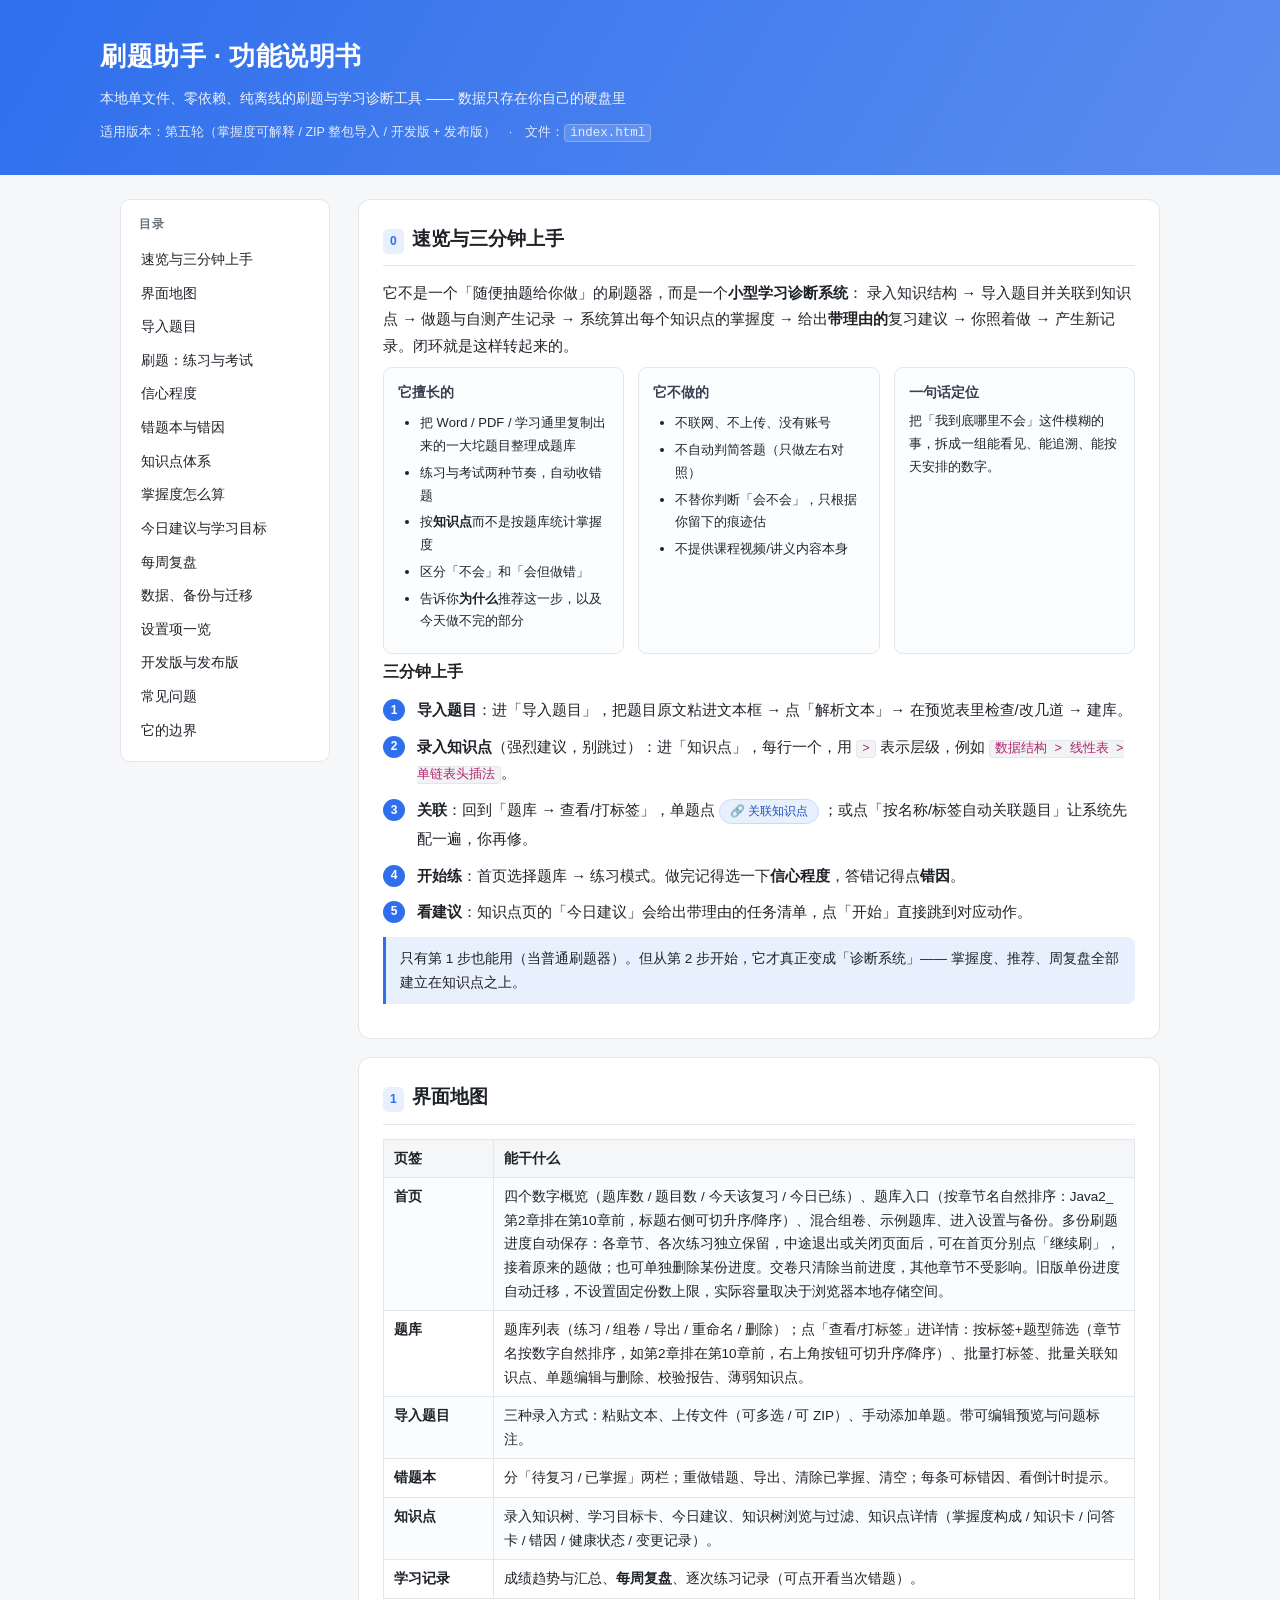
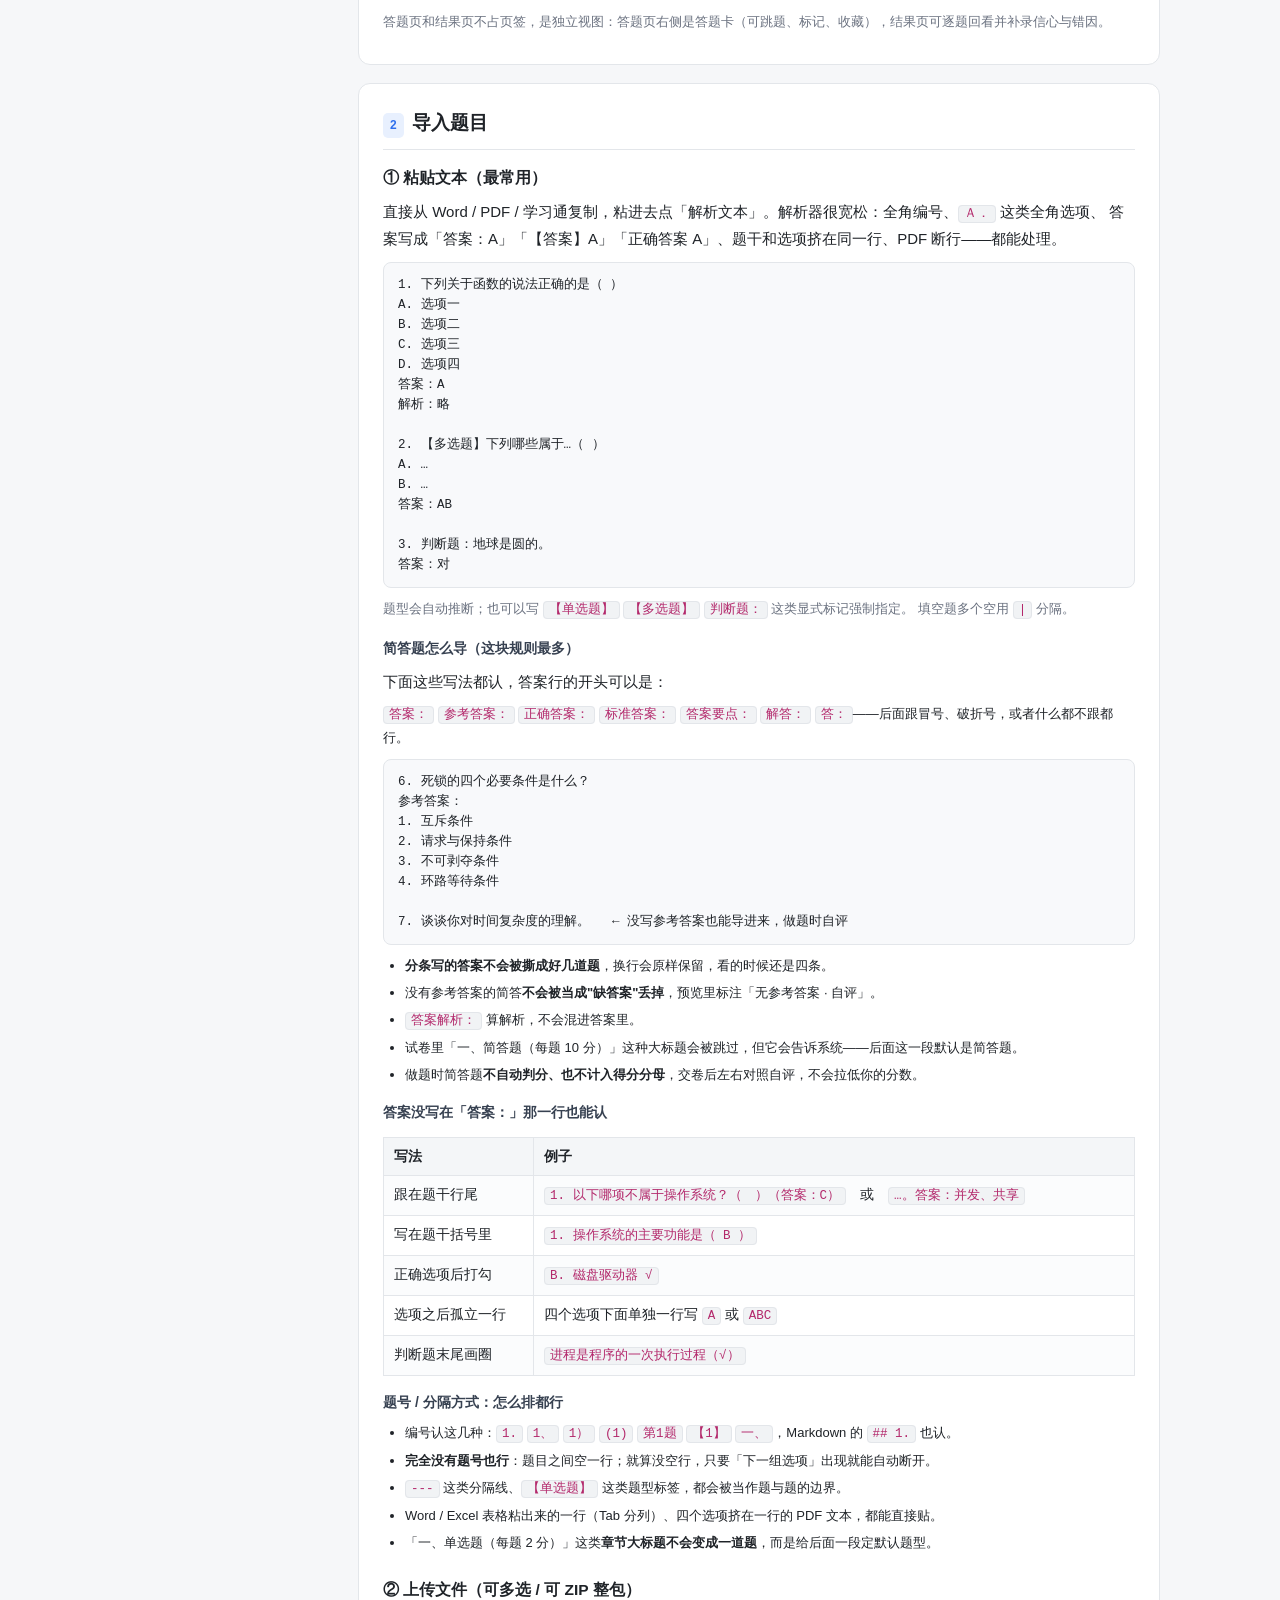
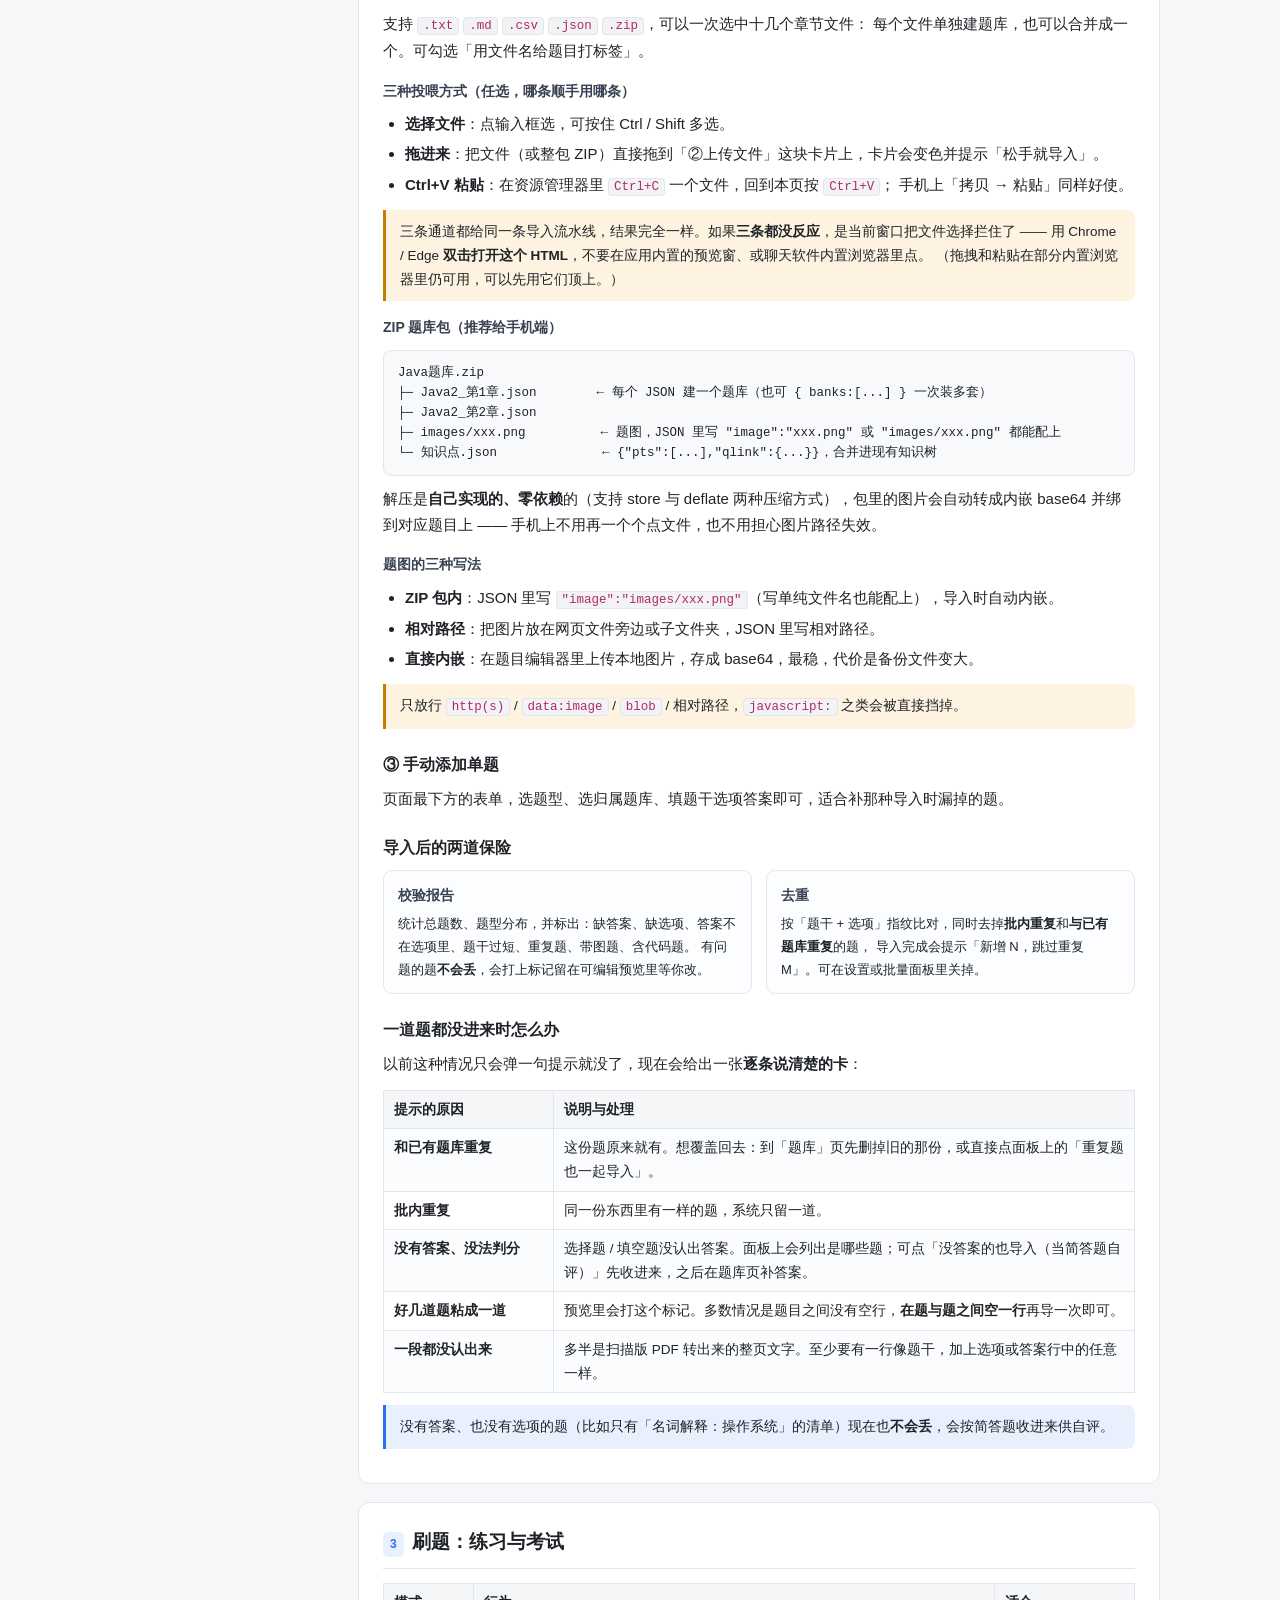
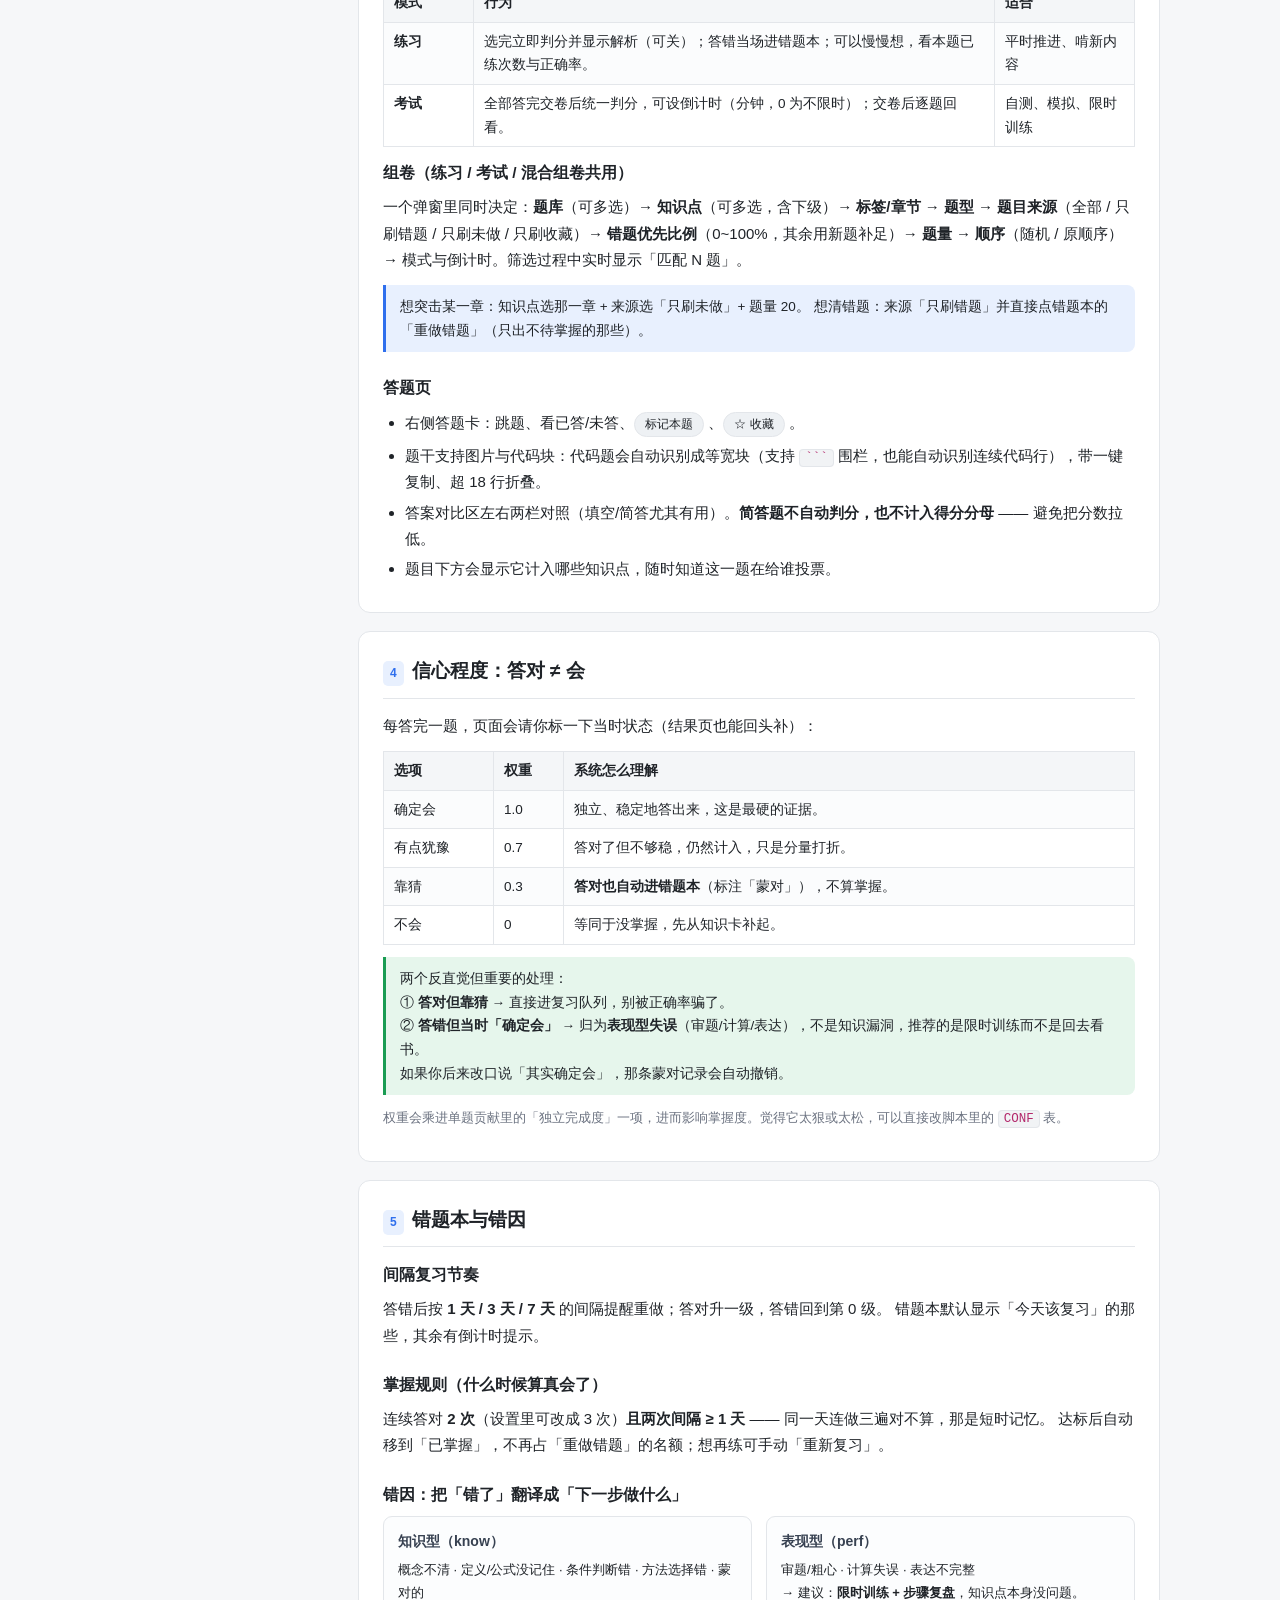
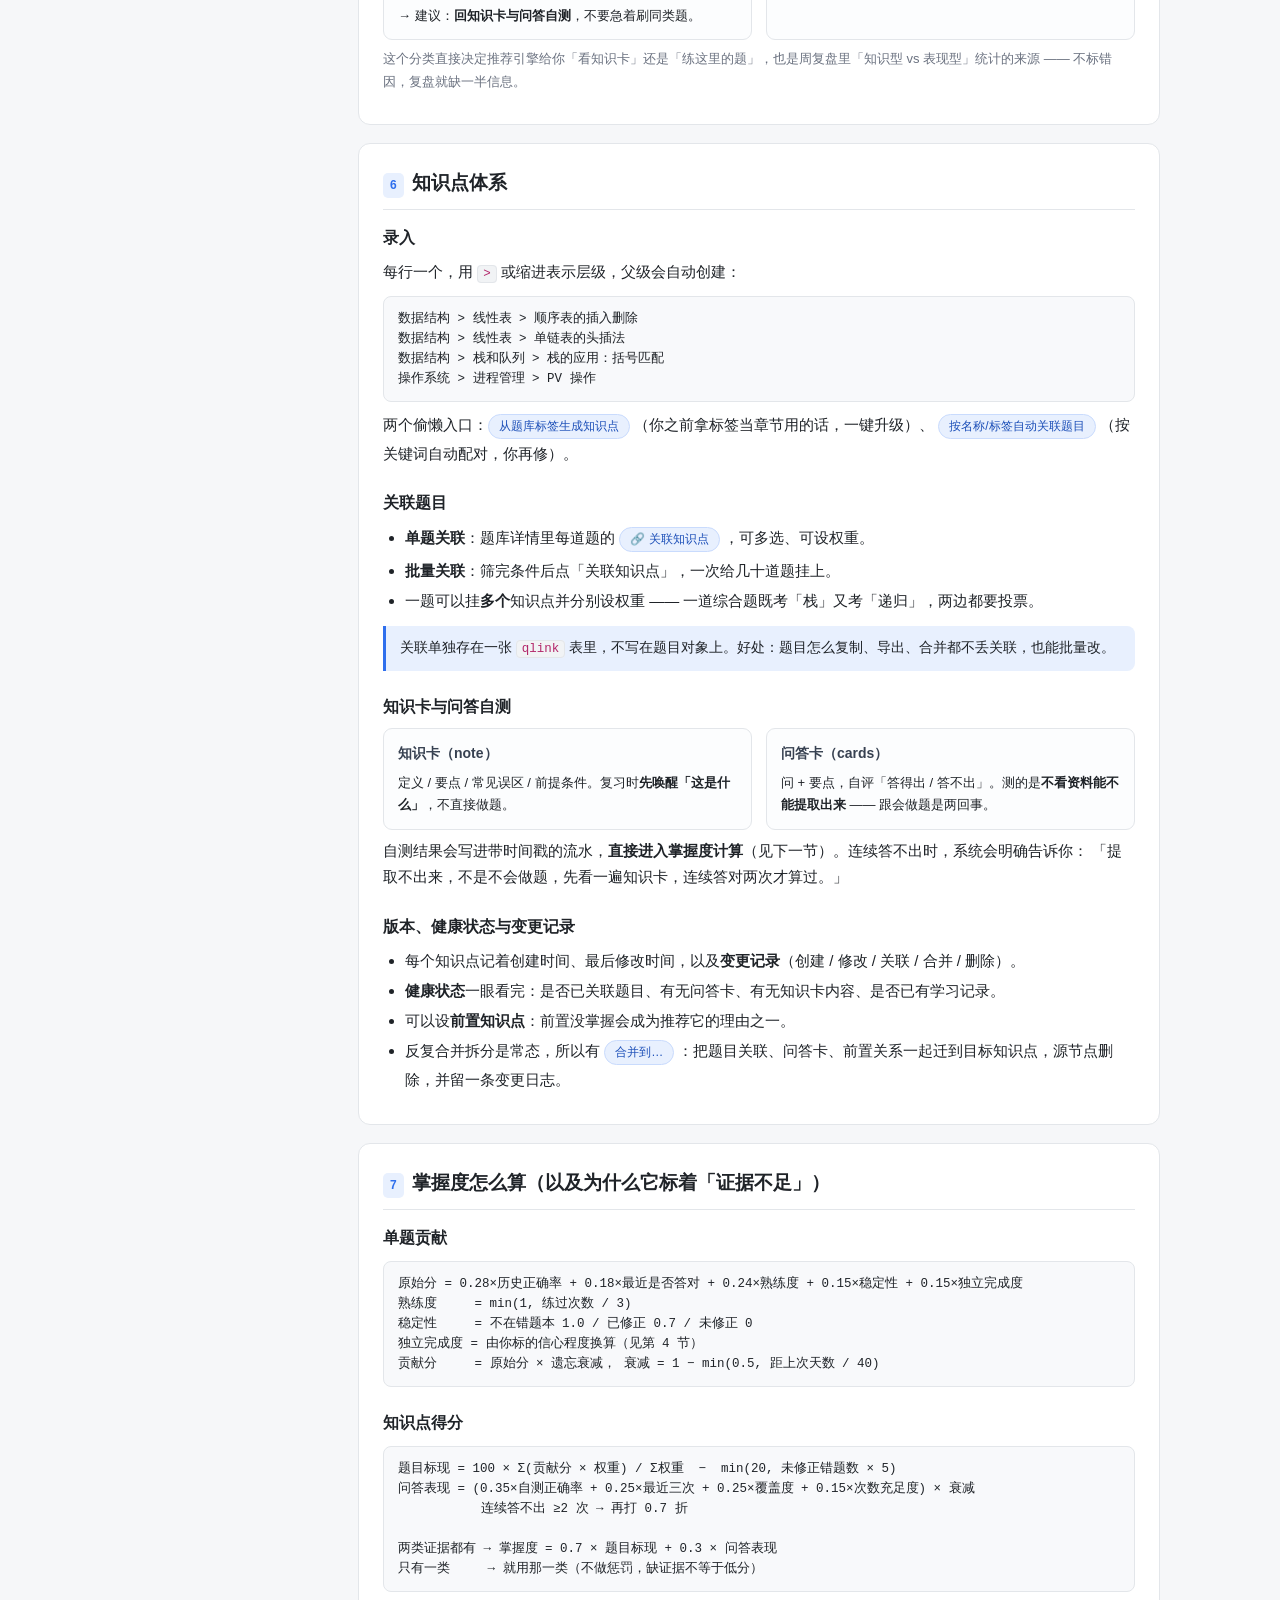
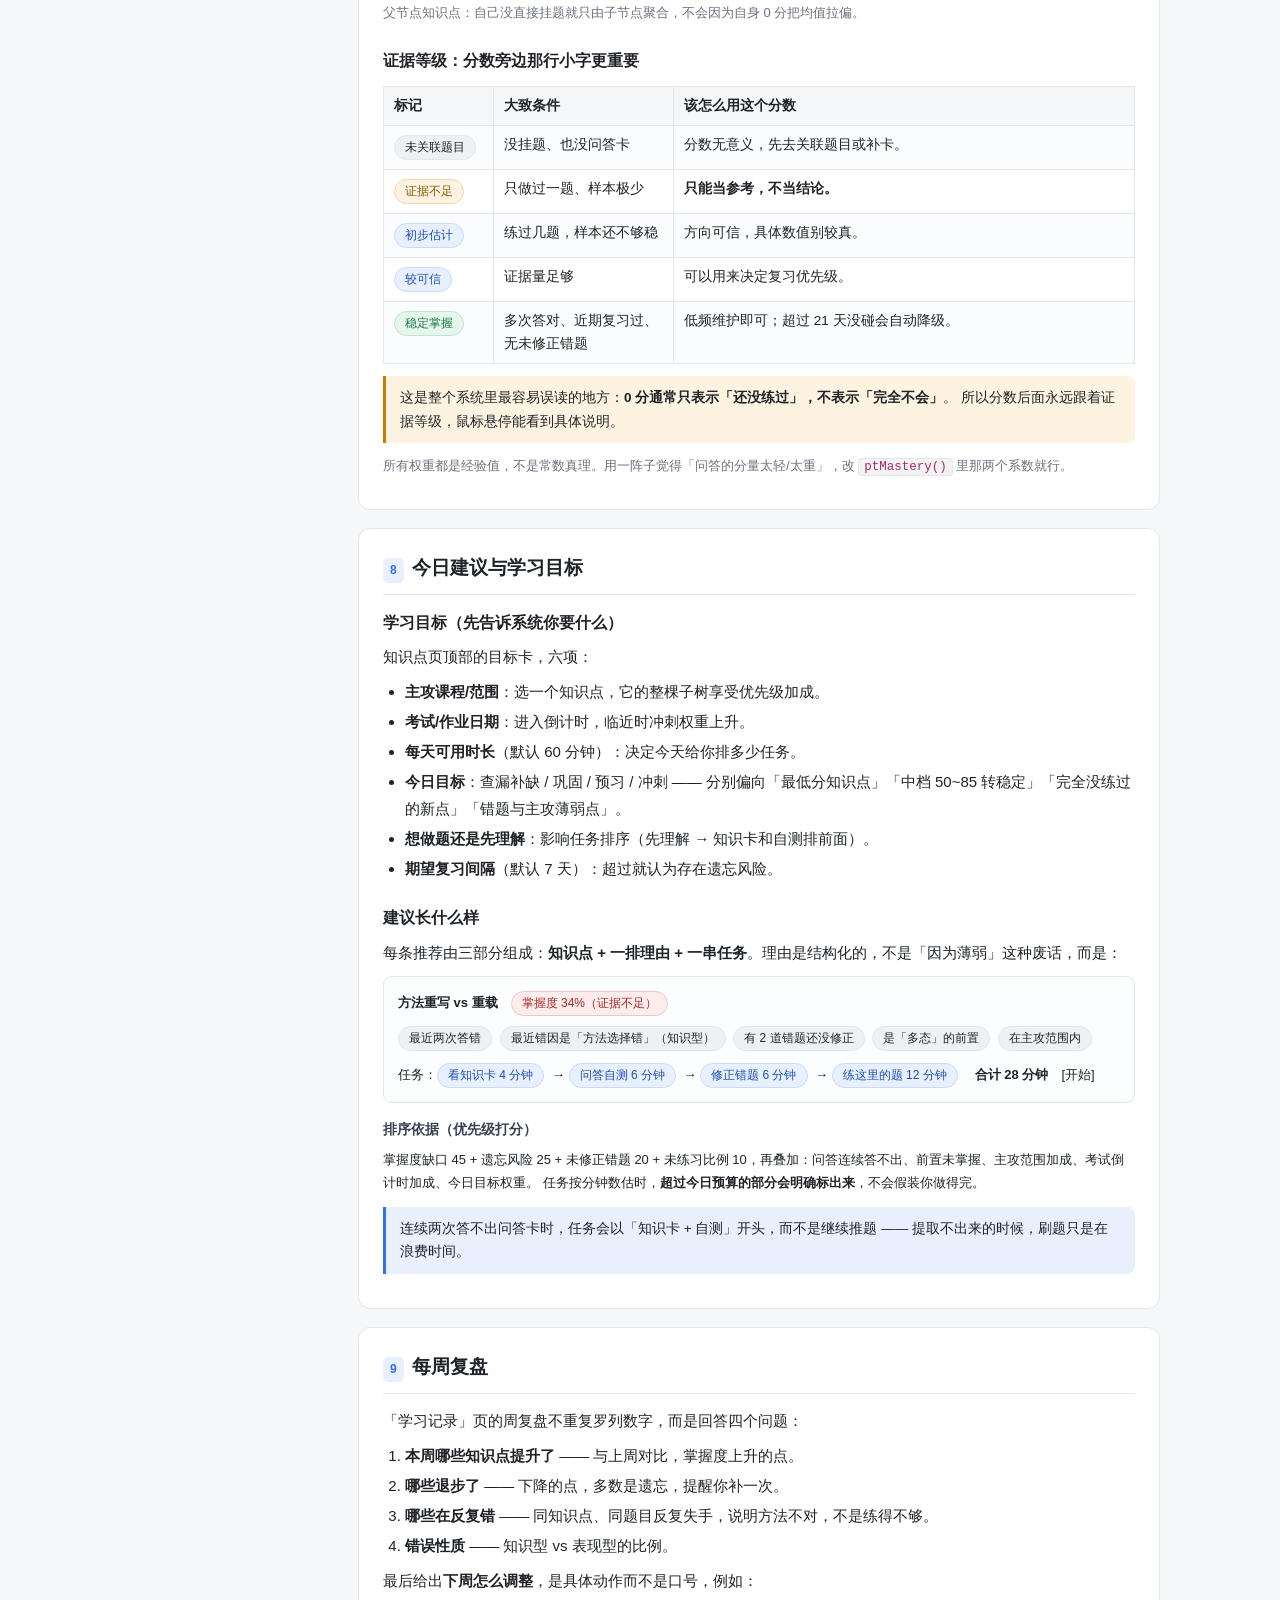
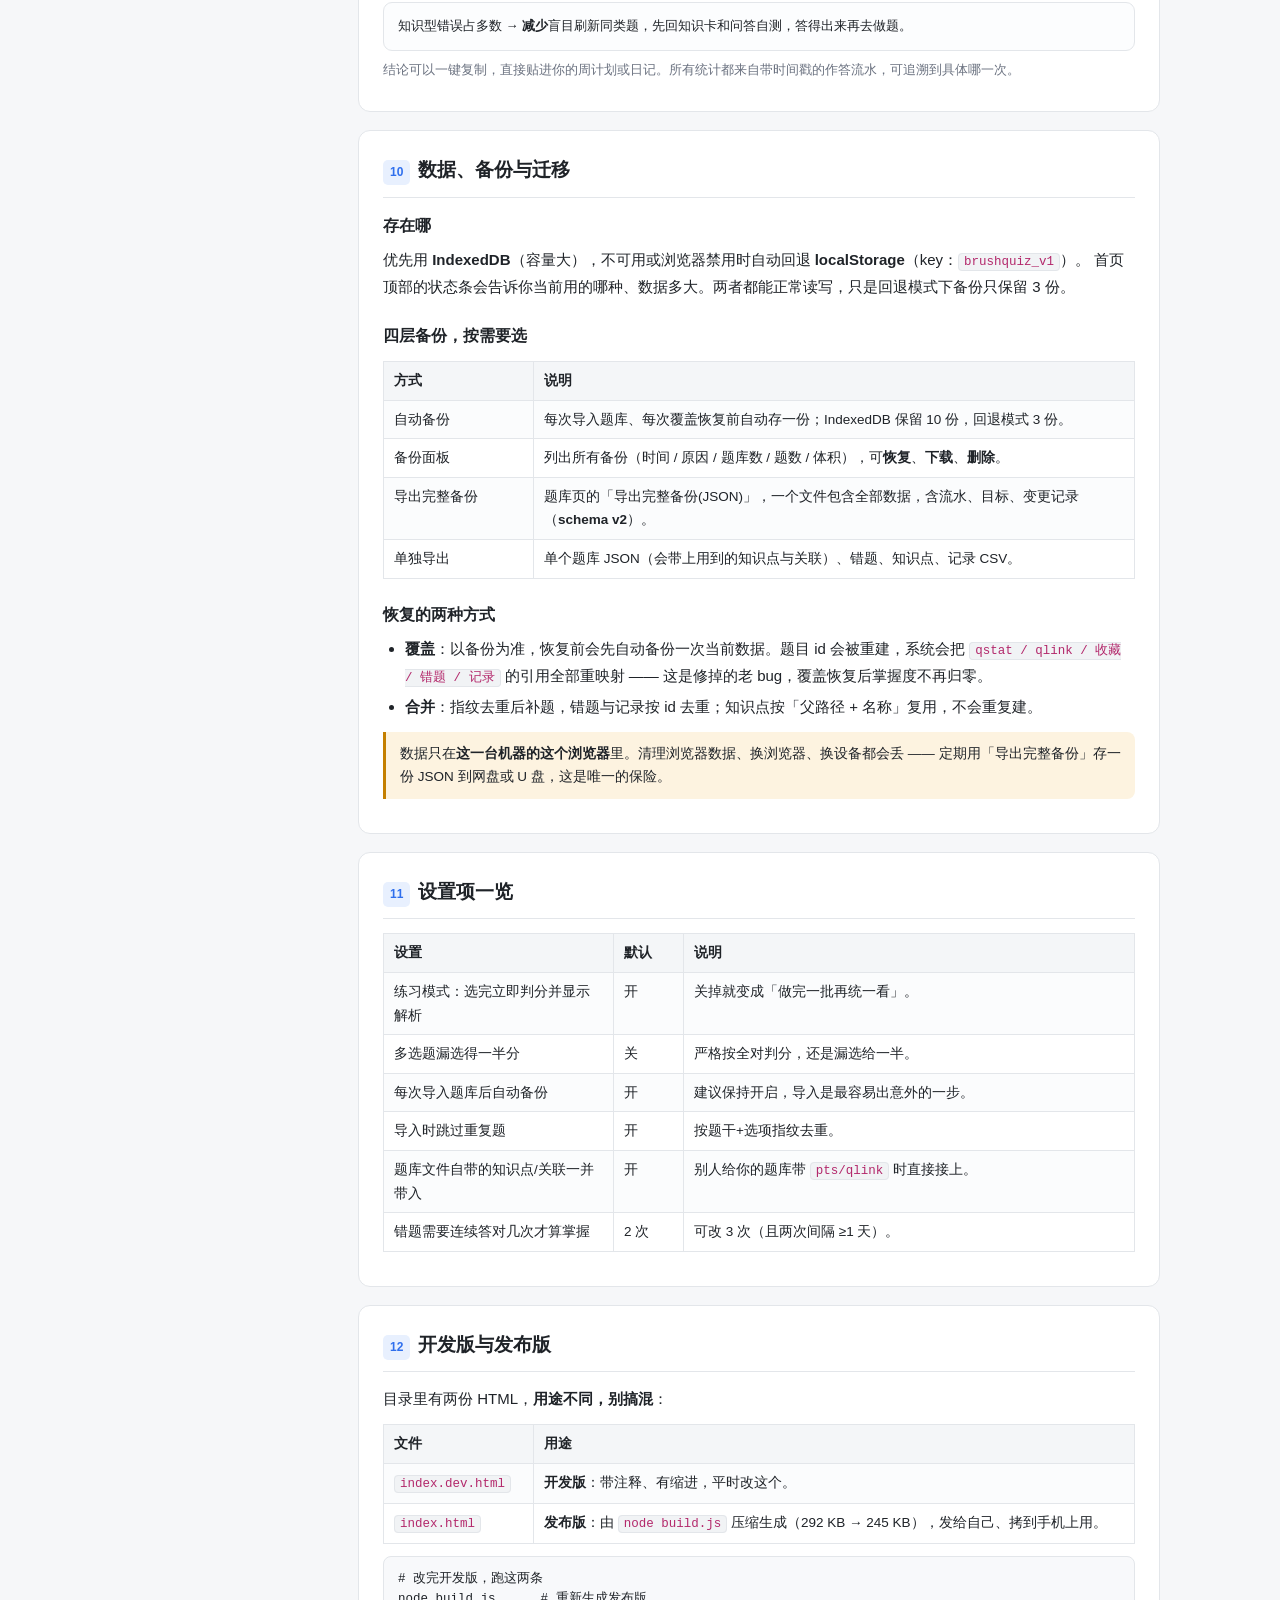
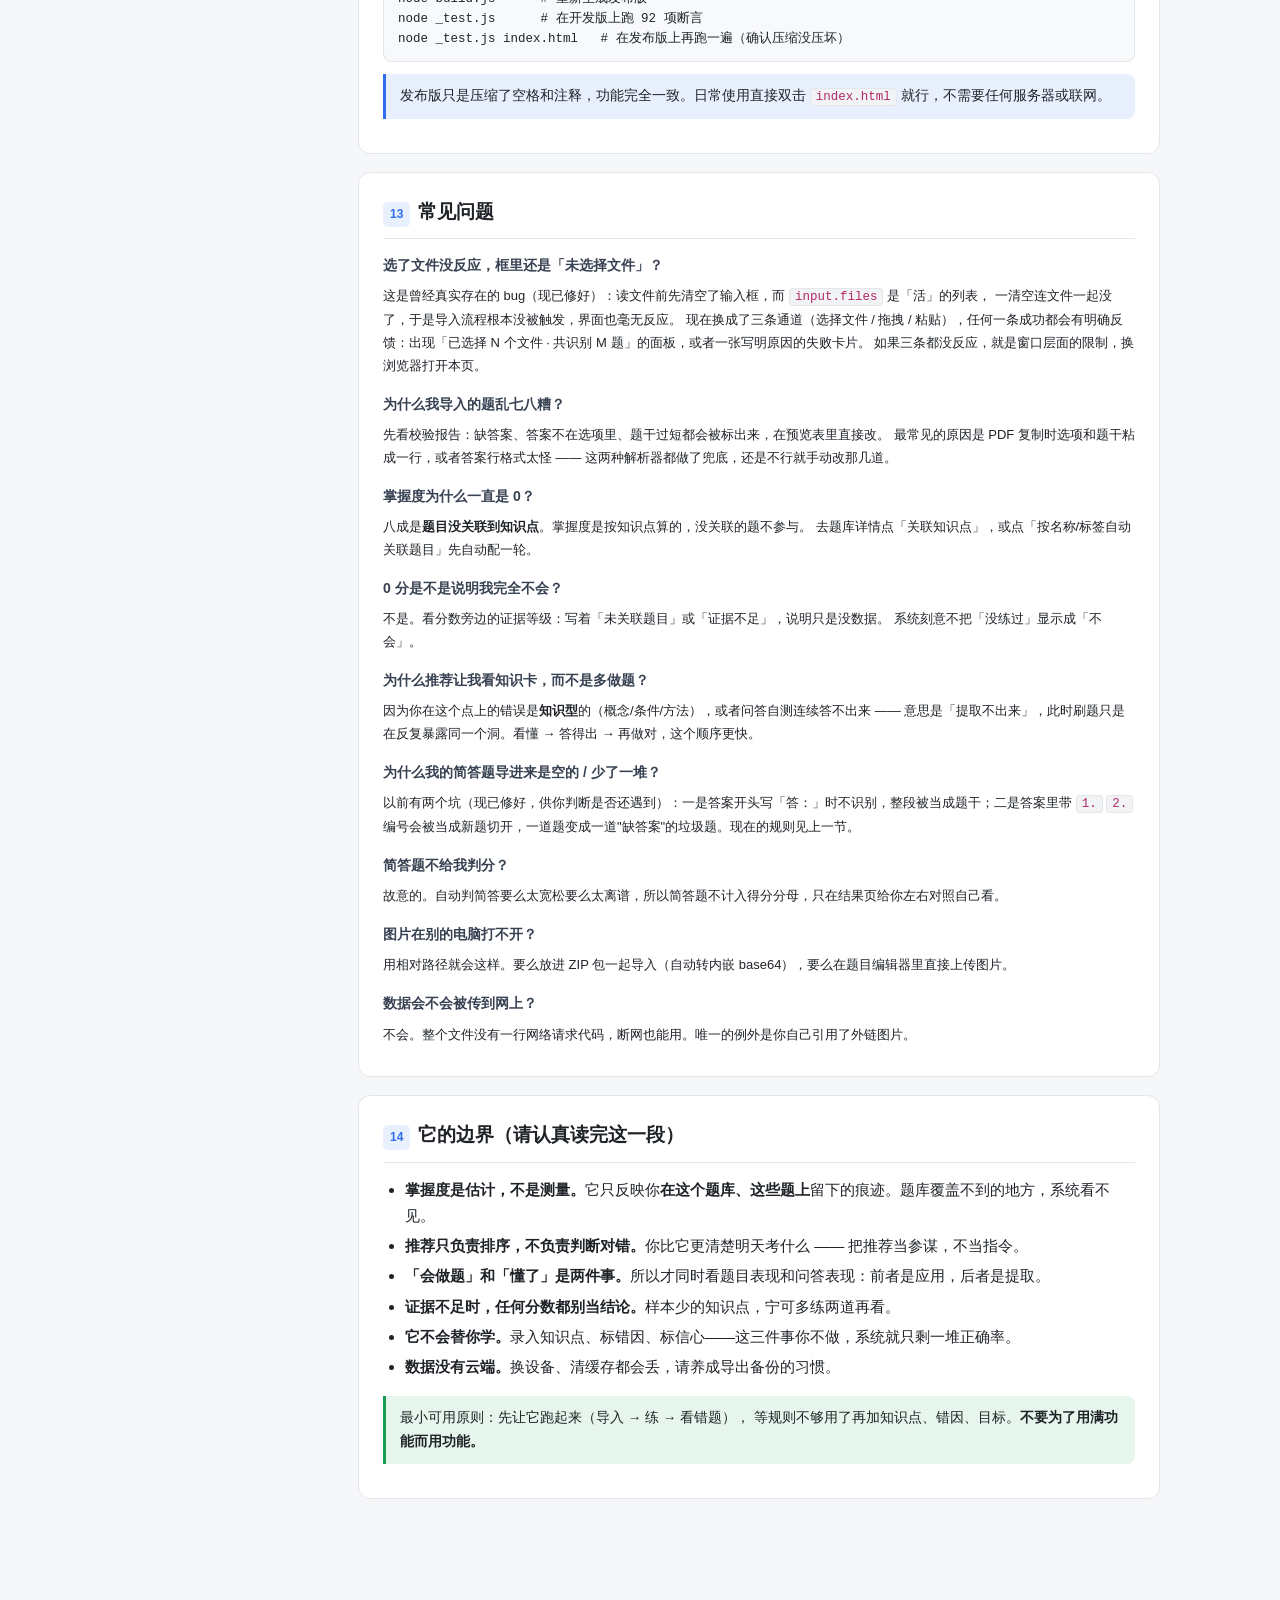
<file: brush-quiz/说明书.html>
<!DOCTYPE html>
<html lang="zh-CN">
<head>
<meta charset="utf-8">
<meta name="viewport" content="width=device-width,initial-scale=1">
<title>刷题助手 · 功能说明书</title>
<style>
:root{
  --bg:#f6f7f9; --card:#fff; --line:#e3e6ea; --tx:#1f2328; --mut:#6b7280;
  --pri:#2f6fed; --pri-soft:#e8f0fe; --ok:#1a9c53; --ok-soft:#e6f6ec;
  --warn:#c47f00; --warn-soft:#fdf3e0; --err:#d33d3d; --err-soft:#fdecec;
}
*{box-sizing:border-box}
body{margin:0;background:var(--bg);color:var(--tx);
  font-family:-apple-system,BlinkMacSystemFont,"Segoe UI","PingFang SC","Microsoft YaHei",sans-serif;
  font-size:15px;line-height:1.75}
.wrap{max-width:1080px;margin:0 auto;padding:0 20px 80px;display:flex;gap:28px;align-items:flex-start}
header{background:linear-gradient(120deg,#2f6fed,#5b8def);color:#fff;padding:34px 20px 30px;margin-bottom:24px}
header .inner{max-width:1080px;margin:0 auto}
header h1{margin:0 0 6px;font-size:26px;letter-spacing:.5px}
header p{margin:0;opacity:.92;font-size:14px}
header .meta{margin-top:12px;font-size:12.5px;opacity:.85}

/* 目录 */
nav{position:sticky;top:20px;width:210px;flex:none;max-height:calc(100vh - 40px);overflow:auto;
  background:var(--card);border:1px solid var(--line);border-radius:10px;padding:14px 12px}
nav b{display:block;font-size:12px;color:var(--mut);letter-spacing:1px;margin:0 0 8px 6px}
nav a{display:block;padding:5px 8px;border-radius:6px;color:var(--tx);text-decoration:none;font-size:13.5px}
nav a:hover{background:var(--pri-soft);color:var(--pri)}

main{flex:1;min-width:0}
section{background:var(--card);border:1px solid var(--line);border-radius:12px;padding:22px 24px;margin-bottom:18px}
h2{margin:0 0 14px;font-size:19px;padding-bottom:10px;border-bottom:1px solid var(--line);display:flex;align-items:baseline;gap:8px}
h2 .no{font-size:12px;color:var(--pri);background:var(--pri-soft);border-radius:5px;padding:2px 7px;font-weight:600}
h3{margin:22px 0 8px;font-size:15.5px}
h3:first-of-type{margin-top:4px}
h4{margin:14px 0 6px;font-size:14px;color:#374151}
p{margin:8px 0}
ul,ol{margin:8px 0;padding-left:22px}
li{margin:4px 0}
code{background:#f1f3f5;border:1px solid var(--line);border-radius:4px;padding:1px 5px;font-size:12.5px;
  font-family:ui-monospace,Menlo,Consolas,monospace;color:#b3286b}
pre{background:#f8f9fb;border:1px solid var(--line);border-radius:8px;padding:12px 14px;overflow:auto;
  font-size:12.5px;line-height:1.6;font-family:ui-monospace,Menlo,Consolas,monospace;margin:10px 0}
table{width:100%;border-collapse:collapse;margin:12px 0;font-size:13.5px}
th,td{border:1px solid var(--line);padding:7px 10px;text-align:left;vertical-align:top}
th{background:#f4f6f8;font-weight:600}
tr:nth-child(even) td{background:#fbfcfd}
.tip{background:var(--pri-soft);border-left:3px solid var(--pri);border-radius:0 8px 8px 0;padding:10px 14px;margin:12px 0;font-size:13.5px}
.warn{background:var(--warn-soft);border-left:3px solid var(--warn);border-radius:0 8px 8px 0;padding:10px 14px;margin:12px 0;font-size:13.5px}
.ok{background:var(--ok-soft);border-left:3px solid var(--ok);border-radius:0 8px 8px 0;padding:10px 14px;margin:12px 0;font-size:13.5px}
.bad{background:var(--err-soft);border-left:3px solid var(--err);border-radius:0 8px 8px 0;padding:10px 14px;margin:12px 0;font-size:13.5px}
.grid2{display:grid;grid-template-columns:1fr 1fr;gap:14px}
.grid3{display:grid;grid-template-columns:repeat(3,1fr);gap:14px}
.box{border:1px solid var(--line);border-radius:9px;padding:12px 14px;background:#fcfdfe}
.box h4{margin-top:0}
.steps{counter-reset:s;list-style:none;padding:0;margin:12px 0}
.steps li{counter-increment:s;position:relative;padding-left:34px;margin:10px 0}
.steps li::before{content:counter(s);position:absolute;left:0;top:2px;width:22px;height:22px;border-radius:50%;
  background:var(--pri);color:#fff;font-size:12px;font-weight:600;display:flex;align-items:center;justify-content:center}
.tag{display:inline-block;background:#eef1f4;border:1px solid var(--line);border-radius:20px;padding:1px 10px;font-size:12px;margin:2px 4px 2px 0}
.tag.blue{background:var(--pri-soft);border-color:#c9dbfd;color:#1c4fb8}
.tag.green{background:var(--ok-soft);border-color:#bfe6cd;color:#137a41}
.tag.orange{background:var(--warn-soft);border-color:#f0d9a8;color:#8a5b00}
.tag.red{background:var(--err-soft);border-color:#f3c4c4;color:#a52a2a}
.mut{color:var(--mut)}
.small{font-size:13px}
.kbd{display:inline-block;border:1px solid var(--line);border-bottom-width:2px;border-radius:4px;padding:0 6px;font-size:12px;background:#fff}
footer{text-align:center;color:var(--mut);font-size:12.5px;padding:20px}
@media(max-width:900px){.wrap{flex-direction:column}nav{position:static;width:100%}.grid2,.grid3{grid-template-columns:1fr}}
@media print{
  header{background:#2f6fed !important;-webkit-print-color-adjust:exact;print-color-adjust:exact}
  nav{display:none}body{background:#fff;font-size:11.5px}
  section{break-inside:avoid;border-color:#ccc;margin-bottom:10px;padding:14px}
  .wrap{display:block;max-width:none}
}
</style>
</head>
<body>

<header>
  <div class="inner">
    <h1>刷题助手 · 功能说明书</h1>
    <p>本地单文件、零依赖、纯离线的刷题与学习诊断工具 —— 数据只存在你自己的硬盘里</p>
    <div class="meta">适用版本：第五轮（掌握度可解释 / ZIP 整包导入 / 开发版 + 发布版）　·　文件：<code style="background:rgba(255,255,255,.18);border-color:rgba(255,255,255,.3);color:#fff">index.html</code></div>
  </div>
</header>

<div class="wrap">

<nav>
  <b>目录</b>
  <a href="#s0">速览与三分钟上手</a>
  <a href="#s1">界面地图</a>
  <a href="#s2">导入题目</a>
  <a href="#s3">刷题：练习与考试</a>
  <a href="#s4">信心程度</a>
  <a href="#s5">错题本与错因</a>
  <a href="#s6">知识点体系</a>
  <a href="#s7">掌握度怎么算</a>
  <a href="#s8">今日建议与学习目标</a>
  <a href="#s9">每周复盘</a>
  <a href="#s10">数据、备份与迁移</a>
  <a href="#s11">设置项一览</a>
  <a href="#s12">开发版与发布版</a>
  <a href="#s13">常见问题</a>
  <a href="#s14">它的边界</a>
</nav>

<main>

<!-- ================= 0 ================= -->
<section id="s0">
<h2><span class="no">0</span>速览与三分钟上手</h2>

<p>它不是一个「随便抽题给你做」的刷题器，而是一个<b>小型学习诊断系统</b>：
录入知识结构 → 导入题目并关联到知识点 → 做题与自测产生记录 → 系统算出每个知识点的掌握度 →
给出<b>带理由的</b>复习建议 → 你照着做 → 产生新记录。闭环就是这样转起来的。</p>

<div class="grid3">
  <div class="box"><h4>它擅长的</h4>
    <ul class="small">
      <li>把 Word / PDF / 学习通里复制出来的一大坨题目整理成题库</li>
      <li>练习与考试两种节奏，自动收错题</li>
      <li>按<b>知识点</b>而不是按题库统计掌握度</li>
      <li>区分「不会」和「会但做错」</li>
      <li>告诉你<b>为什么</b>推荐这一步，以及今天做不完的部分</li>
    </ul>
  </div>
  <div class="box"><h4>它不做的</h4>
    <ul class="small">
      <li>不联网、不上传、没有账号</li>
      <li>不自动判简答题（只做左右对照）</li>
      <li>不替你判断「会不会」，只根据你留下的痕迹估</li>
      <li>不提供课程视频/讲义内容本身</li>
    </ul>
  </div>
  <div class="box"><h4>一句话定位</h4>
    <p class="small" style="margin:0">把「我到底哪里不会」这件模糊的事，拆成一组能看见、能追溯、能按天安排的数字。</p>
  </div>
</div>

<h3>三分钟上手</h3>
<ol class="steps">
  <li><b>导入题目</b>：进「导入题目」，把题目原文粘进文本框 → 点「解析文本」→ 在预览表里检查/改几道 → 建库。</li>
  <li><b>录入知识点</b>（强烈建议，别跳过）：进「知识点」，每行一个，用 <code>&gt;</code> 表示层级，例如
      <code>数据结构 &gt; 线性表 &gt; 单链表头插法</code>。</li>
  <li><b>关联</b>：回到「题库 → 查看/打标签」，单题点 <span class="tag blue">🔗 关联知识点</span>；或点「按名称/标签自动关联题目」让系统先配一遍，你再修。</li>
  <li><b>开始练</b>：首页选择题库 → 练习模式。做完记得选一下<b>信心程度</b>，答错记得点<b>错因</b>。</li>
  <li><b>看建议</b>：知识点页的「今日建议」会给出带理由的任务清单，点「开始」直接跳到对应动作。</li>
</ol>

<div class="tip">只有第 1 步也能用（当普通刷题器）。但从第 2 步开始，它才真正变成「诊断系统」——
掌握度、推荐、周复盘全部建立在知识点之上。</div>
</section>

<!-- ================= 1 ================= -->
<section id="s1">
<h2><span class="no">1</span>界面地图</h2>

<table>
<tr><th style="width:110px">页签</th><th>能干什么</th></tr>
<tr><td><b>首页</b></td><td>四个数字概览（题库数 / 题目数 / 今天该复习 / 今日已练）、题库入口（按章节名自然排序：Java2_第2章排在第10章前，标题右侧可切升序/降序）、混合组卷、示例题库、进入设置与备份。多份刷题进度自动保存：各章节、各次练习独立保留，中途退出或关闭页面后，可在首页分别点「继续刷」，接着原来的题做；也可单独删除某份进度。交卷只清除当前进度，其他章节不受影响。旧版单份进度自动迁移，不设置固定份数上限，实际容量取决于浏览器本地存储空间。</td></tr>
<tr><td><b>题库</b></td><td>题库列表（练习 / 组卷 / 导出 / 重命名 / 删除）；点「查看/打标签」进详情：按标签+题型筛选（章节名按数字自然排序，如第2章排在第10章前，右上角按钮可切升序/降序）、批量打标签、批量关联知识点、单题编辑与删除、校验报告、薄弱知识点。</td></tr>
<tr><td><b>导入题目</b></td><td>三种录入方式：粘贴文本、上传文件（可多选 / 可 ZIP）、手动添加单题。带可编辑预览与问题标注。</td></tr>
<tr><td><b>错题本</b></td><td>分「待复习 / 已掌握」两栏；重做错题、导出、清除已掌握、清空；每条可标错因、看倒计时提示。</td></tr>
<tr><td><b>知识点</b></td><td>录入知识树、学习目标卡、今日建议、知识树浏览与过滤、知识点详情（掌握度构成 / 知识卡 / 问答卡 / 错因 / 健康状态 / 变更记录）。</td></tr>
<tr><td><b>学习记录</b></td><td>成绩趋势与汇总、<b>每周复盘</b>、逐次练习记录（可点开看当次错题）。</td></tr>
</table>

<p class="small mut">答题页和结果页不占页签，是独立视图：答题页右侧是答题卡（可跳题、标记、收藏），结果页可逐题回看并补录信心与错因。</p>
</section>

<!-- ================= 2 ================= -->
<section id="s2">
<h2><span class="no">2</span>导入题目</h2>

<h3>① 粘贴文本（最常用）</h3>
<p>直接从 Word / PDF / 学习通复制，粘进去点「解析文本」。解析器很宽松：全角编号、<code>Ａ．</code> 这类全角选项、
答案写成「答案：A」「【答案】A」「正确答案 A」、题干和选项挤在同一行、PDF 断行——都能处理。</p>
<pre>1. 下列关于函数的说法正确的是（ ）
A. 选项一
B. 选项二
C. 选项三
D. 选项四
答案：A
解析：略

2. 【多选题】下列哪些属于…（ ）
A. …
B. …
答案：AB

3. 判断题：地球是圆的。
答案：对</pre>
<p class="small mut">题型会自动推断；也可以写 <code>【单选题】</code> <code>【多选题】</code> <code>判断题：</code> 这类显式标记强制指定。
填空题多个空用 <code>|</code> 分隔。</p>

<h4>简答题怎么导（这块规则最多）</h4>
<p>下面这些写法都认，答案行的开头可以是：</p>
<p class="small"><code>答案：</code> <code>参考答案：</code> <code>正确答案：</code> <code>标准答案：</code> <code>答案要点：</code> <code>解答：</code> <code>答：</code>——后面跟冒号、破折号，或者什么都不跟都行。</p>
<pre>6. 死锁的四个必要条件是什么？
参考答案：
1. 互斥条件
2. 请求与保持条件
3. 不可剥夺条件
4. 环路等待条件

7. 谈谈你对时间复杂度的理解。   ← 没写参考答案也能导进来，做题时自评</pre>
<ul class="small">
  <li><b>分条写的答案不会被撕成好几道题</b>，换行会原样保留，看的时候还是四条。</li>
  <li>没有参考答案的简答<b>不会被当成"缺答案"丢掉</b>，预览里标注「无参考答案 · 自评」。</li>
  <li><code>答案解析：</code> 算解析，不会混进答案里。</li>
  <li>试卷里「一、简答题（每题 10 分）」这种大标题会被跳过，但它会告诉系统——后面这一段默认是简答题。</li>
  <li>做题时简答题<b>不自动判分、也不计入得分分母</b>，交卷后左右对照自评，不会拉低你的分数。</li>
</ul>

<h4>答案没写在「答案：」那一行也能认</h4>
<table>
<tr><th style="width:150px">写法</th><th>例子</th></tr>
<tr><td>跟在题干行尾</td><td><code>1. 以下哪项不属于操作系统？（　）（答案：C）</code>　或　<code>…。答案：并发、共享</code></td></tr>
<tr><td>写在题干括号里</td><td><code>1. 操作系统的主要功能是（ B ）</code></td></tr>
<tr><td>正确选项后打勾</td><td><code>B. 磁盘驱动器 √</code></td></tr>
<tr><td>选项之后孤立一行</td><td>四个选项下面单独一行写 <code>A</code> 或 <code>ABC</code></td></tr>
<tr><td>判断题末尾画圈</td><td><code>进程是程序的一次执行过程（√）</code></td></tr>
</table>

<h4>题号 / 分隔方式：怎么排都行</h4>
<ul class="small">
  <li>编号认这几种：<code>1.</code> <code>1、</code> <code>1）</code> <code>(1)</code> <code>第1题</code> <code>【1】</code> <code>一、</code>，Markdown 的 <code>## 1.</code> 也认。</li>
  <li><b>完全没有题号也行</b>：题目之间空一行；就算没空行，只要「下一组选项」出现就能自动断开。</li>
  <li><code>---</code> 这类分隔线、<code>【单选题】</code> 这类题型标签，都会被当作题与题的边界。</li>
  <li>Word / Excel 表格粘出来的一行（Tab 分列）、四个选项挤在一行的 PDF 文本，都能直接贴。</li>
  <li>「一、单选题（每题 2 分）」这类<b>章节大标题不会变成一道题</b>，而是给后面一段定默认题型。</li>
</ul>

<h3>② 上传文件（可多选 / 可 ZIP 整包）</h3>
<p>支持 <code>.txt</code> <code>.md</code> <code>.csv</code> <code>.json</code> <code>.zip</code>，可以一次选中十几个章节文件：
每个文件单独建题库，也可以合并成一个。可勾选「用文件名给题目打标签」。</p>

<h4>三种投喂方式（任选，哪条顺手用哪条）</h4>
<ul>
  <li><b>选择文件</b>：点输入框选，可按住 Ctrl / Shift 多选。</li>
  <li><b>拖进来</b>：把文件（或整包 ZIP）直接拖到「②上传文件」这块卡片上，卡片会变色并提示「松手就导入」。</li>
  <li><b>Ctrl+V 粘贴</b>：在资源管理器里 <code>Ctrl+C</code> 一个文件，回到本页按 <code>Ctrl+V</code>；
      手机上「拷贝 → 粘贴」同样好使。</li>
</ul>
<div class="warn">三条通道都给同一条导入流水线，结果完全一样。如果<b>三条都没反应</b>，是当前窗口把文件选择拦住了 ——
用 Chrome / Edge <b>双击打开这个 HTML</b>，不要在应用内置的预览窗、或聊天软件内置浏览器里点。
（拖拽和粘贴在部分内置浏览器里仍可用，可以先用它们顶上。）</div>

<h4>ZIP 题库包（推荐给手机端）</h4>
<pre>Java题库.zip
├─ Java2_第1章.json        ← 每个 JSON 建一个题库（也可 { banks:[...] } 一次装多套）
├─ Java2_第2章.json
├─ images/xxx.png          ← 题图，JSON 里写 "image":"xxx.png" 或 "images/xxx.png" 都能配上
└─ 知识点.json              ← {"pts":[...],"qlink":{...}}，合并进现有知识树</pre>
<p>解压是<b>自己实现的、零依赖</b>的（支持 store 与 deflate 两种压缩方式），包里的图片会自动转成内嵌 base64 并绑到对应题目上 ——
手机上不用再一个个点文件，也不用担心图片路径失效。</p>

<h4>题图的三种写法</h4>
<ul>
  <li><b>ZIP 包内</b>：JSON 里写 <code>"image":"images/xxx.png"</code>（写单纯文件名也能配上），导入时自动内嵌。</li>
  <li><b>相对路径</b>：把图片放在网页文件旁边或子文件夹，JSON 里写相对路径。</li>
  <li><b>直接内嵌</b>：在题目编辑器里上传本地图片，存成 base64，最稳，代价是备份文件变大。</li>
</ul>
<div class="warn">只放行 <code>http(s)</code> / <code>data:image</code> / <code>blob</code> / 相对路径，<code>javascript:</code> 之类会被直接挡掉。</div>

<h3>③ 手动添加单题</h3>
<p>页面最下方的表单，选题型、选归属题库、填题干选项答案即可，适合补那种导入时漏掉的题。</p>

<h3>导入后的两道保险</h3>
<div class="grid2">
  <div class="box"><h4>校验报告</h4>
    <p class="small" style="margin:0">统计总题数、题型分布，并标出：缺答案、缺选项、答案不在选项里、题干过短、重复题、带图题、含代码题。
    有问题的题<b>不会丢</b>，会打上标记留在可编辑预览里等你改。</p></div>
  <div class="box"><h4>去重</h4>
    <p class="small" style="margin:0">按「题干 + 选项」指纹比对，同时去掉<b>批内重复</b>和<b>与已有题库重复</b>的题，
    导入完成会提示「新增 N，跳过重复 M」。可在设置或批量面板里关掉。</p></div>
</div>

<h3>一道题都没进来时怎么办</h3>
<p>以前这种情况只会弹一句提示就没了，现在会给出一张<b>逐条说清楚的卡</b>：</p>
<table>
<tr><th style="width:170px">提示的原因</th><th>说明与处理</th></tr>
<tr><td><b>和已有题库重复</b></td><td>这份题原来就有。想覆盖回去：到「题库」页先删掉旧的那份，或直接点面板上的「重复题也一起导入」。</td></tr>
<tr><td><b>批内重复</b></td><td>同一份东西里有一样的题，系统只留一道。</td></tr>
<tr><td><b>没有答案、没法判分</b></td><td>选择题 / 填空题没认出答案。面板上会列出是哪些题；可点「没答案的也导入（当简答题自评）」先收进来，之后在题库页补答案。</td></tr>
<tr><td><b>好几道题粘成一道</b></td><td>预览里会打这个标记。多数情况是题目之间没有空行，<b>在题与题之间空一行</b>再导一次即可。</td></tr>
<tr><td><b>一段都没认出来</b></td><td>多半是扫描版 PDF 转出来的整页文字。至少要有一行像题干，加上选项或答案行中的任意一样。</td></tr>
</table>
<div class="tip">没有答案、也没有选项的题（比如只有「名词解释：操作系统」的清单）现在也<b>不会丢</b>，会按简答题收进来供自评。</div>
</section>

<!-- ================= 3 ================= -->
<section id="s3">
<h2><span class="no">3</span>刷题：练习与考试</h2>

<table>
<tr><th style="width:90px">模式</th><th>行为</th><th>适合</th></tr>
<tr><td><b>练习</b></td><td>选完立即判分并显示解析（可关）；答错当场进错题本；可以慢慢想，看本题已练次数与正确率。</td><td>平时推进、啃新内容</td></tr>
<tr><td><b>考试</b></td><td>全部答完交卷后统一判分，可设倒计时（分钟，0 为不限时）；交卷后逐题回看。</td><td>自测、模拟、限时训练</td></tr>
</table>

<h3>组卷（练习 / 考试 / 混合组卷共用）</h3>
<p>一个弹窗里同时决定：<b>题库</b>（可多选）→ <b>知识点</b>（可多选，含下级）→ <b>标签/章节</b> → <b>题型</b> →
<b>题目来源</b>（全部 / 只刷错题 / 只刷未做 / 只刷收藏）→ <b>错题优先比例</b>（0~100%，其余用新题补足）→
<b>题量</b> → <b>顺序</b>（随机 / 原顺序）→ 模式与倒计时。筛选过程中实时显示「匹配 N 题」。</p>
<div class="tip">想突击某一章：知识点选那一章 + 来源选「只刷未做」+ 题量 20。
想清错题：来源「只刷错题」并直接点错题本的「重做错题」（只出不待掌握的那些）。</div>

<h3>答题页</h3>
<ul>
  <li>右侧答题卡：跳题、看已答/未答、<span class="tag">标记本题</span>、<span class="tag">☆ 收藏</span>。</li>
  <li>题干支持图片与代码块：代码题会自动识别成等宽块（支持 <code>```</code> 围栏，也能自动识别连续代码行），带一键复制、超 18 行折叠。</li>
  <li>答案对比区左右两栏对照（填空/简答尤其有用）。<b>简答题不自动判分，也不计入得分分母</b> —— 避免把分数拉低。</li>
  <li>题目下方会显示它计入哪些知识点，随时知道这一题在给谁投票。</li>
</ul>
</section>

<!-- ================= 4 ================= -->
<section id="s4">
<h2><span class="no">4</span>信心程度：答对 ≠ 会</h2>

<p>每答完一题，页面会请你标一下当时状态（结果页也能回头补）：</p>

<table>
<tr><th style="width:110px">选项</th><th style="width:70px">权重</th><th>系统怎么理解</th></tr>
<tr><td>确定会</td><td>1.0</td><td>独立、稳定地答出来，这是最硬的证据。</td></tr>
<tr><td>有点犹豫</td><td>0.7</td><td>答对了但不够稳，仍然计入，只是分量打折。</td></tr>
<tr><td>靠猜</td><td>0.3</td><td><b>答对也自动进错题本</b>（标注「蒙对」），不算掌握。</td></tr>
<tr><td>不会</td><td>0</td><td>等同于没掌握，先从知识卡补起。</td></tr>
</table>

<div class="ok">两个反直觉但重要的处理：<br>
① <b>答对但靠猜</b> → 直接进复习队列，别被正确率骗了。<br>
② <b>答错但当时「确定会」</b> → 归为<b>表现型失误</b>（审题/计算/表达），不是知识漏洞，推荐的是限时训练而不是回去看书。<br>
如果你后来改口说「其实确定会」，那条蒙对记录会自动撤销。</div>

<p class="small mut">权重会乘进单题贡献里的「独立完成度」一项，进而影响掌握度。觉得它太狠或太松，可以直接改脚本里的 <code>CONF</code> 表。</p>
</section>

<!-- ================= 5 ================= -->
<section id="s5">
<h2><span class="no">5</span>错题本与错因</h2>

<h3>间隔复习节奏</h3>
<p>答错后按 <b>1 天 / 3 天 / 7 天</b> 的间隔提醒重做；答对升一级，答错回到第 0 级。
错题本默认显示「今天该复习」的那些，其余有倒计时提示。</p>

<h3>掌握规则（什么时候算真会了）</h3>
<p>连续答对 <b>2 次</b>（设置里可改成 3 次）<b>且两次间隔 ≥ 1 天</b> —— 同一天连做三遍对不算，那是短时记忆。
达标后自动移到「已掌握」，不再占「重做错题」的名额；想再练可手动「重新复习」。</p>

<h3>错因：把「错了」翻译成「下一步做什么」</h3>
<div class="grid2">
  <div class="box"><h4>知识型（know）</h4>
    <p class="small" style="margin:0">概念不清 · 定义/公式没记住 · 条件判断错 · 方法选择错 · 蒙对的<br>
    → 建议：<b>回知识卡与问答自测</b>，不要急着刷同类题。</p></div>
  <div class="box"><h4>表现型（perf）</h4>
    <p class="small" style="margin:0">审题/粗心 · 计算失误 · 表达不完整<br>
    → 建议：<b>限时训练 + 步骤复盘</b>，知识点本身没问题。</p></div>
</div>
<p class="small mut">这个分类直接决定推荐引擎给你「看知识卡」还是「练这里的题」，也是周复盘里「知识型 vs 表现型」统计的来源 —— 不标错因，复盘就缺一半信息。</p>
</section>

<!-- ================= 6 ================= -->
<section id="s6">
<h2><span class="no">6</span>知识点体系</h2>

<h3>录入</h3>
<p>每行一个，用 <code>&gt;</code> 或缩进表示层级，父级会自动创建：</p>
<pre>数据结构 > 线性表 > 顺序表的插入删除
数据结构 > 线性表 > 单链表的头插法
数据结构 > 栈和队列 > 栈的应用：括号匹配
操作系统 > 进程管理 > PV 操作</pre>
<p>两个偷懒入口：<span class="tag blue">从题库标签生成知识点</span>（你之前拿标签当章节用的话，一键升级）、
<span class="tag blue">按名称/标签自动关联题目</span>（按关键词自动配对，你再修）。</p>

<h3>关联题目</h3>
<ul>
  <li><b>单题关联</b>：题库详情里每道题的 <span class="tag blue">🔗 关联知识点</span>，可多选、可设权重。</li>
  <li><b>批量关联</b>：筛完条件后点「关联知识点」，一次给几十道题挂上。</li>
  <li>一题可以挂<b>多个</b>知识点并分别设权重 —— 一道综合题既考「栈」又考「递归」，两边都要投票。</li>
</ul>
<div class="tip">关联单独存在一张 <code>qlink</code> 表里，不写在题目对象上。好处：题目怎么复制、导出、合并都不丢关联，也能批量改。</div>

<h3>知识卡与问答自测</h3>
<div class="grid2">
  <div class="box"><h4>知识卡（note）</h4>
    <p class="small" style="margin:0">定义 / 要点 / 常见误区 / 前提条件。复习时<b>先唤醒「这是什么」</b>，不直接做题。</p></div>
  <div class="box"><h4>问答卡（cards）</h4>
    <p class="small" style="margin:0">问 + 要点，自评「答得出 / 答不出」。测的是<b>不看资料能不能提取出来</b> —— 跟会做题是两回事。</p></div>
</div>
<p>自测结果会写进带时间戳的流水，<b>直接进入掌握度计算</b>（见下一节）。连续答不出时，系统会明确告诉你：
「提取不出来，不是不会做题，先看一遍知识卡，连续答对两次才算过。」</p>

<h3>版本、健康状态与变更记录</h3>
<ul>
  <li>每个知识点记着创建时间、最后修改时间，以及<b>变更记录</b>（创建 / 修改 / 关联 / 合并 / 删除）。</li>
  <li><b>健康状态</b>一眼看完：是否已关联题目、有无问答卡、有无知识卡内容、是否已有学习记录。</li>
  <li>可以设<b>前置知识点</b>：前置没掌握会成为推荐它的理由之一。</li>
  <li>反复合并拆分是常态，所以有 <span class="tag blue">合并到…</span>：把题目关联、问答卡、前置关系一起迁到目标知识点，源节点删除，并留一条变更日志。</li>
</ul>
</section>

<!-- ================= 7 ================= -->
<section id="s7">
<h2><span class="no">7</span>掌握度怎么算（以及为什么它标着「证据不足」）</h2>

<h3>单题贡献</h3>
<pre>原始分 = 0.28×历史正确率 + 0.18×最近是否答对 + 0.24×熟练度 + 0.15×稳定性 + 0.15×独立完成度
熟练度     = min(1, 练过次数 / 3)
稳定性     = 不在错题本 1.0 / 已修正 0.7 / 未修正 0
独立完成度 = 由你标的信心程度换算（见第 4 节）
贡献分     = 原始分 × 遗忘衰减， 衰减 = 1 − min(0.5, 距上次天数 / 40)</pre>

<h3>知识点得分</h3>
<pre>题目标现 = 100 × Σ(贡献分 × 权重) / Σ权重  −  min(20, 未修正错题数 × 5)
问答表现 = (0.35×自测正确率 + 0.25×最近三次 + 0.25×覆盖度 + 0.15×次数充足度) × 衰减
           连续答不出 ≥2 次 → 再打 0.7 折

两类证据都有 → 掌握度 = 0.7 × 题目标现 + 0.3 × 问答表现
只有一类     → 就用那一类（不做惩罚，缺证据不等于低分）</pre>
<p class="small mut">父节点知识点：自己没直接挂题就只由子节点聚合，不会因为自身 0 分把均值拉偏。</p>

<h3>证据等级：分数旁边那行小字更重要</h3>
<table>
<tr><th style="width:110px">标记</th><th style="width:180px">大致条件</th><th>该怎么用这个分数</th></tr>
<tr><td><span class="tag">未关联题目</span></td><td>没挂题、也没问答卡</td><td>分数无意义，先去关联题目或补卡。</td></tr>
<tr><td><span class="tag orange">证据不足</span></td><td>只做过一题、样本极少</td><td><b>只能当参考，不当结论。</b></td></tr>
<tr><td><span class="tag blue">初步估计</span></td><td>练过几题，样本还不够稳</td><td>方向可信，具体数值别较真。</td></tr>
<tr><td><span class="tag blue">较可信</span></td><td>证据量足够</td><td>可以用来决定复习优先级。</td></tr>
<tr><td><span class="tag green">稳定掌握</span></td><td>多次答对、近期复习过、无未修正错题</td><td>低频维护即可；超过 21 天没碰会自动降级。</td></tr>
</table>
<div class="warn">这是整个系统里最容易误读的地方：<b>0 分通常只表示「还没练过」，不表示「完全不会」</b>。
所以分数后面永远跟着证据等级，鼠标悬停能看到具体说明。</div>

<p class="small mut">所有权重都是经验值，不是常数真理。用一阵子觉得「问答的分量太轻/太重」，改 <code>ptMastery()</code> 里那两个系数就行。</p>
</section>

<!-- ================= 8 ================= -->
<section id="s8">
<h2><span class="no">8</span>今日建议与学习目标</h2>

<h3>学习目标（先告诉系统你要什么）</h3>
<p>知识点页顶部的目标卡，六项：</p>
<ul>
  <li><b>主攻课程/范围</b>：选一个知识点，它的整棵子树享受优先级加成。</li>
  <li><b>考试/作业日期</b>：进入倒计时，临近时冲刺权重上升。</li>
  <li><b>每天可用时长</b>（默认 60 分钟）：决定今天给你排多少任务。</li>
  <li><b>今日目标</b>：查漏补缺 / 巩固 / 预习 / 冲刺 —— 分别偏向「最低分知识点」「中档 50~85 转稳定」「完全没练过的新点」「错题与主攻薄弱点」。</li>
  <li><b>想做题还是先理解</b>：影响任务排序（先理解 → 知识卡和自测排前面）。</li>
  <li><b>期望复习间隔</b>（默认 7 天）：超过就认为存在遗忘风险。</li>
</ul>

<h3>建议长什么样</h3>
<p>每条推荐由三部分组成：<b>知识点 + 一排理由 + 一串任务</b>。理由是结构化的，不是「因为薄弱」这种废话，而是：</p>
<div class="box" style="margin-top:10px">
<p class="small" style="margin:0 0 6px"><b>方法重写 vs 重载</b>　<span class="tag red">掌握度 34%（证据不足）</span></p>
<p class="small" style="margin:0 0 8px">
<span class="tag">最近两次答错</span>
<span class="tag">最近错因是「方法选择错」（知识型）</span>
<span class="tag">有 2 道错题还没修正</span>
<span class="tag">是「多态」的前置</span>
<span class="tag">在主攻范围内</span>
</p>
<p class="small" style="margin:0">任务：<span class="tag blue">看知识卡 4 分钟</span> → <span class="tag blue">问答自测 6 分钟</span> → <span class="tag blue">修正错题 6 分钟</span> → <span class="tag blue">练这里的题 12 分钟</span>　<b>合计 28 分钟</b>　[开始]</p>
</div>

<h4>排序依据（优先级打分）</h4>
<p class="small">掌握度缺口 45 + 遗忘风险 25 + 未修正错题 20 + 未练习比例 10，再叠加：问答连续答不出、前置未掌握、主攻范围加成、考试倒计时加成、今日目标权重。
任务按分钟数估时，<b>超过今日预算的部分会明确标出来</b>，不会假装你做得完。</p>

<div class="tip">连续两次答不出问答卡时，任务会以「知识卡 + 自测」开头，而不是继续推题 —— 提取不出来的时候，刷题只是在浪费时间。</div>
</section>

<!-- ================= 9 ================= -->
<section id="s9">
<h2><span class="no">9</span>每周复盘</h2>

<p>「学习记录」页的周复盘不重复罗列数字，而是回答四个问题：</p>
<ol>
  <li><b>本周哪些知识点提升了</b> —— 与上周对比，掌握度上升的点。</li>
  <li><b>哪些退步了</b> —— 下降的点，多数是遗忘，提醒你补一次。</li>
  <li><b>哪些在反复错</b> —— 同知识点、同题目反复失手，说明方法不对，不是练得不够。</li>
  <li><b>错误性质</b> —— 知识型 vs 表现型的比例。</li>
</ol>
<p>最后给出<b>下周怎么调整</b>，是具体动作而不是口号，例如：</p>
<div class="box small">知识型错误占多数 → <b>减少</b>盲目刷新同类题，先回知识卡和问答自测，答得出来再去做题。</div>
<p class="small mut">结论可以一键复制，直接贴进你的周计划或日记。所有统计都来自带时间戳的作答流水，可追溯到具体哪一次。</p>
</section>

<!-- ================= 10 ================= -->
<section id="s10">
<h2><span class="no">10</span>数据、备份与迁移</h2>

<h3>存在哪</h3>
<p>优先用 <b>IndexedDB</b>（容量大），不可用或浏览器禁用时自动回退 <b>localStorage</b>（key：<code>brushquiz_v1</code>）。
首页顶部的状态条会告诉你当前用的哪种、数据多大。两者都能正常读写，只是回退模式下备份只保留 3 份。</p>

<h3>四层备份，按需要选</h3>
<table>
<tr><th style="width:150px">方式</th><th>说明</th></tr>
<tr><td>自动备份</td><td>每次导入题库、每次覆盖恢复前自动存一份；IndexedDB 保留 10 份，回退模式 3 份。</td></tr>
<tr><td>备份面板</td><td>列出所有备份（时间 / 原因 / 题库数 / 题数 / 体积），可<b>恢复</b>、<b>下载</b>、<b>删除</b>。</td></tr>
<tr><td>导出完整备份</td><td>题库页的「导出完整备份(JSON)」，一个文件包含全部数据，含流水、目标、变更记录（<b>schema v2</b>）。</td></tr>
<tr><td>单独导出</td><td>单个题库 JSON（会带上用到的知识点与关联）、错题、知识点、记录 CSV。</td></tr>
</table>

<h3>恢复的两种方式</h3>
<ul>
  <li><b>覆盖</b>：以备份为准，恢复前会先自动备份一次当前数据。题目 id 会被重建，系统会把 <code>qstat / qlink / 收藏 / 错题 / 记录</code> 的引用全部重映射 —— 这是修掉的老 bug，覆盖恢复后掌握度不再归零。</li>
  <li><b>合并</b>：指纹去重后补题，错题与记录按 id 去重；知识点按「父路径 + 名称」复用，不会重复建。</li>
</ul>

<div class="warn">数据只在<b>这一台机器的这个浏览器</b>里。清理浏览器数据、换浏览器、换设备都会丢 ——
定期用「导出完整备份」存一份 JSON 到网盘或 U 盘，这是唯一的保险。</div>
</section>

<!-- ================= 11 ================= -->
<section id="s11">
<h2><span class="no">11</span>设置项一览</h2>
<table>
<tr><th style="width:230px">设置</th><th style="width:70px">默认</th><th>说明</th></tr>
<tr><td>练习模式：选完立即判分并显示解析</td><td>开</td><td>关掉就变成「做完一批再统一看」。</td></tr>
<tr><td>多选题漏选得一半分</td><td>关</td><td>严格按全对判分，还是漏选给一半。</td></tr>
<tr><td>每次导入题库后自动备份</td><td>开</td><td>建议保持开启，导入是最容易出意外的一步。</td></tr>
<tr><td>导入时跳过重复题</td><td>开</td><td>按题干+选项指纹去重。</td></tr>
<tr><td>题库文件自带的知识点/关联一并带入</td><td>开</td><td>别人给你的题库带 <code>pts/qlink</code> 时直接接上。</td></tr>
<tr><td>错题需要连续答对几次才算掌握</td><td>2 次</td><td>可改 3 次（且两次间隔 ≥1 天）。</td></tr>
</table>
</section>

<!-- ================= 12 ================= -->
<section id="s12">
<h2><span class="no">12</span>开发版与发布版</h2>
<p>目录里有两份 HTML，<b>用途不同，别搞混</b>：</p>
<table>
<tr><th style="width:150px">文件</th><th>用途</th></tr>
<tr><td><code>index.dev.html</code></td><td><b>开发版</b>：带注释、有缩进，平时改这个。</td></tr>
<tr><td><code>index.html</code></td><td><b>发布版</b>：由 <code>node build.js</code> 压缩生成（292 KB → 245 KB），发给自己、拷到手机上用。</td></tr>
</table>
<pre># 改完开发版，跑这两条
node build.js      # 重新生成发布版
node _test.js      # 在开发版上跑 92 项断言
node _test.js index.html   # 在发布版上再跑一遍（确认压缩没压坏）</pre>
<div class="tip">发布版只是压缩了空格和注释，功能完全一致。日常使用直接双击 <code>index.html</code> 就行，不需要任何服务器或联网。</div>
</section>

<!-- ================= 13 ================= -->
<section id="s13">
<h2><span class="no">13</span>常见问题</h2>

<h4>选了文件没反应，框里还是「未选择文件」？</h4>
<p class="small">这是曾经真实存在的 bug（现已修好）：读文件前先清空了输入框，而 <code>input.files</code> 是「活」的列表，
一清空连文件一起没了，于是导入流程根本没被触发，界面也毫无反应。
现在换成了三条通道（选择文件 / 拖拽 / 粘贴），任何一条成功都会有明确反馈：出现「已选择 N 个文件 · 共识别 M 题」的面板，或者一张写明原因的失败卡片。
如果三条都没反应，就是窗口层面的限制，换浏览器打开本页。</p>

<h4>为什么我导入的题乱七八糟？</h4>
<p class="small">先看校验报告：缺答案、答案不在选项里、题干过短都会被标出来，在预览表里直接改。
最常见的原因是 PDF 复制时选项和题干粘成一行，或者答案行格式太怪 —— 这两种解析器都做了兜底，还是不行就手动改那几道。</p>

<h4>掌握度为什么一直是 0？</h4>
<p class="small">八成是<b>题目没关联到知识点</b>。掌握度是按知识点算的，没关联的题不参与。
去题库详情点「关联知识点」，或点「按名称/标签自动关联题目」先自动配一轮。</p>

<h4>0 分是不是说明我完全不会？</h4>
<p class="small">不是。看分数旁边的证据等级：写着「未关联题目」或「证据不足」，说明只是没数据。
系统刻意不把「没练过」显示成「不会」。</p>

<h4>为什么推荐让我看知识卡，而不是多做题？</h4>
<p class="small">因为你在这个点上的错误是<b>知识型</b>的（概念/条件/方法），或者问答自测连续答不出来 ——
意思是「提取不出来」，此时刷题只是在反复暴露同一个洞。看懂 → 答得出 → 再做对，这个顺序更快。</p>

<h4>为什么我的简答题导进来是空的 / 少了一堆？</h4>
<p class="small">以前有两个坑（现已修好，供你判断是否还遇到）：一是答案开头写「答：」时不识别，整段被当成题干；二是答案里带 <code>1.</code> <code>2.</code> 编号会被当成新题切开，一道题变成一道"缺答案"的垃圾题。现在的规则见上一节。</p>

<h4>简答题不给我判分？</h4>
<p class="small">故意的。自动判简答要么太宽松要么太离谱，所以简答题不计入得分分母，只在结果页给你左右对照自己看。</p>

<h4>图片在别的电脑打不开？</h4>
<p class="small">用相对路径就会这样。要么放进 ZIP 包一起导入（自动转内嵌 base64），要么在题目编辑器里直接上传图片。</p>

<h4>数据会不会被传到网上？</h4>
<p class="small">不会。整个文件没有一行网络请求代码，断网也能用。唯一的例外是你自己引用了外链图片。</p>
</section>

<!-- ================= 14 ================= -->
<section id="s14">
<h2><span class="no">14</span>它的边界（请认真读完这一段）</h2>

<ul>
  <li><b>掌握度是估计，不是测量。</b>它只反映你<b>在这个题库、这些题上</b>留下的痕迹。题库覆盖不到的地方，系统看不见。</li>
  <li><b>推荐只负责排序，不负责判断对错。</b>你比它更清楚明天考什么 —— 把推荐当参谋，不当指令。</li>
  <li><b>「会做题」和「懂了」是两件事。</b>所以才同时看题目表现和问答表现：前者是应用，后者是提取。</li>
  <li><b>证据不足时，任何分数都别当结论。</b>样本少的知识点，宁可多练两道再看。</li>
  <li><b>它不会替你学。</b>录入知识点、标错因、标信心——这三件事你不做，系统就只剩一堆正确率。</li>
  <li><b>数据没有云端。</b>换设备、清缓存都会丢，请养成导出备份的习惯。</li>
</ul>

<div class="ok" style="margin-top:16px">最小可用原则：先让它跑起来（导入 → 练 → 看错题），
等规则不够用了再加知识点、错因、目标。<b>不要为了用满功能而用功能。</b></div>
</section>

</main>
</div>

<footer>刷题助手 · 本地离线 · 说明书随版本更新 · 打印本页即可得到一份 PDF 版</footer>

</body>
</html>
</file>
<file: style.css>
/* ============ 抱抱星球 · 森系薄荷绿 ============ */
:root {
  --bg-a: #f5f8ee;
  --bg-b: #e9f3e2;
  --bg-c: #e2efe6;
  --text: #3d4f3d;
  --text-soft: rgba(61, 79, 61, 0.6);
  --accent: #5f9578;
  --accent-2: #9ecfa4;
  --card: rgba(255, 255, 255, 0.74);
  --card-border: rgba(255, 255, 255, 0.95);
  --shadow: 0 10px 34px rgba(96, 138, 109, 0.16);
  --btn-primary-text: #fff;
  --input-bg: rgba(255, 255, 255, 0.85);
  --tab-bg: rgba(255, 255, 255, 0.82);
}
html.dark {
  --bg-a: #1c2721;
  --bg-b: #182019;
  --bg-c: #1f2c24;
  --text: #edf3e6;
  --text-soft: rgba(237, 243, 230, 0.55);
  --accent: #8fc7a0;
  --accent-2: #b9dcb4;
  --card: rgba(255, 255, 255, 0.07);
  --card-border: rgba(255, 255, 255, 0.12);
  --shadow: 0 10px 34px rgba(0, 0, 0, 0.35);
  --input-bg: rgba(255, 255, 255, 0.09);
  --tab-bg: rgba(24, 32, 25, 0.88);
}

* { margin: 0; padding: 0; box-sizing: border-box; -webkit-tap-highlight-color: transparent; }

html { height: 100%; }
body {
  min-height: 100dvh;
  font-family: "PingFang SC", "HarmonyOS Sans SC", "MiSans", "Microsoft YaHei UI",
    "Microsoft YaHei", system-ui, -apple-system, sans-serif;
  color: var(--text);
  background: linear-gradient(160deg, var(--bg-a), var(--bg-b) 52%, var(--bg-c));
  background-attachment: fixed;
  transition: background 0.6s ease, color 0.4s ease;
  overflow-x: hidden;
}

/* ---------- 背景装饰：草丘光斑与落叶 ---------- */
.bg-decor { position: fixed; inset: 0; z-index: -1; overflow: hidden; }
.blob {
  position: absolute; border-radius: 50%; filter: blur(60px); opacity: 0.55;
  animation: drift 18s ease-in-out infinite alternate;
}
.b1 { width: 46vmax; height: 46vmax; left: -18vmax; top: -14vmax;
  background: radial-gradient(circle, rgba(178, 214, 168, 0.8), transparent 65%); }
.b2 { width: 40vmax; height: 40vmax; right: -16vmax; top: 22vh;
  background: radial-gradient(circle, rgba(196, 226, 186, 0.65), transparent 65%);
  animation-delay: -6s; }
.b3 { width: 44vmax; height: 44vmax; left: 6vmax; bottom: -20vmax;
  background: radial-gradient(circle, rgba(216, 233, 205, 0.7), transparent 65%);
  animation-delay: -12s; }
html.dark .blob { opacity: 0.16; }
@keyframes drift {
  from { transform: translate(0, 0) scale(1); }
  to   { transform: translate(4vmax, 3vmax) scale(1.12); }
}

.leaves span {
  position: absolute; top: 0; font-size: 20px; opacity: 0.35; pointer-events: none;
  animation: leafFall linear infinite;
}
html.dark .leaves span { opacity: 0.22; }
@keyframes leafFall {
  0%   { transform: translate3d(0, -10vh, 0) rotate(0deg); }
  25%  { transform: translate3d(3vw, 24vh, 0) rotate(85deg); }
  50%  { transform: translate3d(-2vw, 52vh, 0) rotate(170deg); }
  75%  { transform: translate3d(2vw, 78vh, 0) rotate(255deg); }
  100% { transform: translate3d(-1vw, 112vh, 0) rotate(340deg); }
}

/* 深色模式 = 森林夜晚的萤火虫 */
.stars { position: absolute; inset: 0; display: none; }
html.dark .stars { display: block; }
html.dark .stars::before, html.dark .stars::after {
  content: ""; position: absolute; inset: 0;
  background-image:
    radial-gradient(2px 2px at 12% 18%, rgba(222, 255, 172, 0.9), transparent 60%),
    radial-gradient(1.4px 1.4px at 32% 8%,  rgba(222, 255, 172, 0.6), transparent 60%),
    radial-gradient(2.2px 2.2px at 58% 22%, rgba(235, 255, 200, 0.8), transparent 60%),
    radial-gradient(1.4px 1.4px at 76% 12%, rgba(222, 255, 172, 0.55), transparent 60%),
    radial-gradient(1.8px 1.8px at 88% 30%, rgba(222, 255, 172, 0.75), transparent 60%),
    radial-gradient(1.4px 1.4px at 22% 44%, rgba(222, 255, 172, 0.5), transparent 60%),
    radial-gradient(1.6px 1.6px at 66% 52%, rgba(235, 255, 200, 0.65), transparent 60%),
    radial-gradient(1.4px 1.4px at 44% 68%, rgba(222, 255, 172, 0.45), transparent 60%),
    radial-gradient(2px 2px at 82% 74%, rgba(222, 255, 172, 0.6), transparent 60%);
  animation: twinkle 5s ease-in-out infinite alternate;
}
html.dark .stars::after { transform: scale(-1) translateX(8%); animation-delay: -2.5s; }
@keyframes twinkle { from { opacity: 0.45; } to { opacity: 1; } }

/* ---------- 布局 ---------- */
.app {
  max-width: 520px; margin: 0 auto; min-height: 100dvh;
  display: flex; flex-direction: column;
  padding: calc(14px + env(safe-area-inset-top)) 18px calc(96px + env(safe-area-inset-bottom));
}

.topbar { display: flex; align-items: center; justify-content: space-between; padding: 10px 4px 18px; }
.greet h1 { font-size: 26px; letter-spacing: 0.5px; }
.greet p { margin-top: 5px; font-size: 13px; color: var(--text-soft); }
.icon-btn {
  width: 44px; height: 44px; border-radius: 50%; border: 1px solid var(--card-border);
  background: var(--card); backdrop-filter: blur(14px); -webkit-backdrop-filter: blur(14px);
  font-size: 20px; cursor: pointer; box-shadow: var(--shadow);
  transition: transform 0.25s ease;
}
.icon-btn:active { transform: scale(0.9); }

main { flex: 1; }
.page { display: none; flex-direction: column; gap: 16px; animation: pageIn 0.45s ease; }
.page.active { display: flex; }
@keyframes pageIn { from { opacity: 0; transform: translateY(14px); } to { opacity: 1; transform: none; } }

/* ---------- 卡片 ---------- */
.card {
  background: var(--card); border: 1px solid var(--card-border);
  border-radius: 26px; padding: 22px 20px;
  box-shadow: var(--shadow);
  backdrop-filter: blur(18px); -webkit-backdrop-filter: blur(18px);
}
.card-title { font-size: 17px; font-weight: 600; }
.card-sub { margin-top: 8px; font-size: 13px; line-height: 1.7; color: var(--text-soft); }
.card-sub.center { text-align: center; }

/* ---------- 心情 ---------- */
.mood-grid { display: grid; grid-template-columns: repeat(3, 1fr); gap: 12px; margin-top: 16px; }
.mood-chip {
  border: 1.5px solid transparent; border-radius: 20px; padding: 14px 6px 12px;
  background: rgba(255, 255, 255, 0.55); cursor: pointer; text-align: center;
  transition: transform 0.22s ease, border-color 0.22s ease, background 0.22s ease;
  font-family: inherit; color: var(--text);
}
html.dark .mood-chip { background: rgba(255, 255, 255, 0.07); }
.mood-chip span { display: block; font-size: 30px; line-height: 1.2; }
.mood-chip b { display: block; margin-top: 6px; font-size: 13px; font-weight: 500; }
.mood-chip:active { transform: scale(0.92); }
.mood-chip.picked {
  border-color: var(--accent);
  background: linear-gradient(150deg, rgba(158, 207, 164, 0.34), rgba(95, 149, 120, 0.2));
  transform: scale(1.04);
}

.comfort-card { text-align: center; }
.mood-emoji-big { font-size: 46px; margin-bottom: 8px; }
.comfort-msg {
  margin: 14px 0 20px; font-size: 16.5px; line-height: 2; color: var(--text);
  animation: msgIn 0.5s ease;
}
@keyframes msgIn { from { opacity: 0; transform: translateY(8px); } to { opacity: 1; transform: none; } }

/* ---------- 按钮 ---------- */
.btn-row { display: flex; gap: 12px; justify-content: center; flex-wrap: wrap; }
.btn-row.right { justify-content: flex-end; }
.btn {
  border: none; border-radius: 999px; padding: 13px 26px; font-size: 15px;
  font-family: inherit; cursor: pointer; transition: transform 0.22s ease, box-shadow 0.22s ease, opacity 0.2s;
}
.btn:active { transform: scale(0.94); }
.btn.primary {
  color: var(--btn-primary-text);
  background: linear-gradient(135deg, var(--accent-2), var(--accent));
  box-shadow: 0 8px 22px rgba(95, 149, 120, 0.4);
}
.btn.ghost {
  background: transparent; color: var(--text);
  border: 1.5px solid var(--accent);
  opacity: 0.85;
}

/* ---------- 抱抱 ---------- */
.quick-card { text-align: center; }
.hug-big {
  margin: 18px auto 6px; display: block; width: 168px; height: 168px;
  border-radius: 50%; border: none; cursor: pointer;
  font-family: inherit; font-size: 21px; font-weight: 600; color: #fff;
  background: radial-gradient(circle at 32% 28%, #d3ecc4, var(--accent-2) 45%, var(--accent));
  box-shadow: 0 14px 38px rgba(95, 149, 120, 0.42), inset 0 -8px 18px rgba(255, 255, 255, 0.3);
  text-shadow: 0 1px 6px rgba(47, 74, 56, 0.3);
  animation: heartbeat 2.6s ease-in-out infinite;
}
@keyframes heartbeat {
  0%, 100% { transform: scale(1); }
  12% { transform: scale(1.06); }
  24% { transform: scale(1); }
  36% { transform: scale(1.05); }
  48% { transform: scale(1); }
}
.hug-big:active { transform: scale(0.93); animation: none; }

.hug-overlay {
  position: fixed; inset: 0; z-index: 60;
  display: flex; flex-direction: column; align-items: center; justify-content: center;
  background: radial-gradient(circle at 50% 42%, rgba(228, 244, 221, 0.97), rgba(163, 209, 158, 0.95));
  animation: hugIn 0.5s ease;
}
html.dark .hug-overlay { background: radial-gradient(circle at 50% 42%, rgba(56, 90, 68, 0.97), rgba(22, 34, 26, 0.97)); }
.hug-overlay[hidden] { display: none; }
@keyframes hugIn { from { opacity: 0; } to { opacity: 1; } }
.hug-msg { font-size: 30px; font-weight: 700; color: #2f4a38; text-shadow: 0 2px 14px rgba(255, 255, 255, 0.5); animation: msgIn 0.5s ease; }
html.dark .hug-msg { color: #eef7e6; text-shadow: 0 2px 14px rgba(0, 0, 0, 0.35); }
.hug-hint { margin-top: 18px; font-size: 13px; color: rgba(47, 74, 56, 0.7); }
html.dark .hug-hint { color: rgba(238, 247, 230, 0.7); }
.hug-hearts { position: absolute; inset: 0; overflow: hidden; pointer-events: none; }
.hug-hearts span {
  position: absolute; bottom: -40px; font-size: 22px; opacity: 0.9;
  animation: floatUp 3s ease-in forwards;
}
@keyframes floatUp {
  from { transform: translateY(0) rotate(0deg); opacity: 0.95; }
  to   { transform: translateY(-92vh) rotate(24deg); opacity: 0; }
}

/* ---------- 呼吸 ---------- */
.breathe-card { text-align: center; }
.breathe-stage { position: relative; height: 250px; display: flex; align-items: center; justify-content: center; margin: 18px 0 6px; }
.breathe-rings { position: absolute; }
.breathe-rings span {
  position: absolute; left: 50%; top: 50%; width: 250px; height: 250px; border-radius: 50%;
  border: 1.5px solid var(--accent); transform: translate(-50%, -50%); opacity: 0.26;
}
.breathe-rings span:nth-child(2) { width: 310px; height: 310px; opacity: 0.12; }
.breathe-circle {
  width: 160px; height: 160px; display: flex; flex-direction: column;
  align-items: center; justify-content: center; gap: 4px;
  background: radial-gradient(circle at 34% 30%, #d9efc9, var(--accent-2) 55%, var(--accent));
  box-shadow: 0 12px 36px rgba(95, 149, 120, 0.4), inset 0 -10px 20px rgba(255, 255, 255, 0.28);
  transform: scale(0.66);
  border-radius: 58% 42% 55% 45% / 52% 58% 42% 48%;
  animation: blobMorph 9s ease-in-out infinite alternate;
}
@keyframes blobMorph {
  from { border-radius: 58% 42% 55% 45% / 52% 58% 42% 48%; }
  to   { border-radius: 45% 55% 48% 52% / 58% 46% 54% 42%; }
}
.breathe-circle span { font-size: 17px; font-weight: 600; color: #fff; text-shadow: 0 1px 6px rgba(47, 74, 56, 0.3); }
.breathe-circle b { font-size: 22px; color: rgba(255, 255, 255, 0.94); min-height: 26px; }
.breathe-tip { font-size: 13px; color: var(--text-soft); margin: 10px 0 18px; }
.breathe-done { min-height: 22px; margin-top: 14px; font-size: 13.5px; color: var(--text-soft); }

/* ---------- 树洞 ---------- */
textarea {
  width: 100%; margin-top: 14px; padding: 14px 16px; border: none; border-radius: 18px;
  background: var(--input-bg); color: var(--text); font-family: inherit; font-size: 15px;
  line-height: 1.8; resize: vertical; min-height: 110px; outline: none;
}
textarea::placeholder { color: var(--text-soft); }

.note {
  background: var(--card); border: 1px solid var(--card-border); border-radius: 22px;
  padding: 16px 18px; margin-top: 12px; box-shadow: var(--shadow);
  backdrop-filter: blur(18px); -webkit-backdrop-filter: blur(18px);
  transition: transform 2.4s ease-in, opacity 2.4s ease-in, filter 2.4s ease-in;
}
.note.flying { transform: translateY(-140vh) scale(0.6) rotate(6deg); opacity: 0; filter: blur(4px); }
.note p { font-size: 14.5px; line-height: 1.9; white-space: pre-wrap; word-break: break-word; }
.note-foot { display: flex; justify-content: space-between; align-items: center; margin-top: 12px; }
.note-time { font-size: 12px; color: var(--text-soft); }
.note-release {
  border: none; background: transparent; font-family: inherit; font-size: 13px;
  color: var(--accent); cursor: pointer; padding: 6px 10px; border-radius: 10px;
}
.note-release:active { transform: scale(0.94); }
.empty-hole { text-align: center; padding: 26px 0 8px; font-size: 13.5px; color: var(--text-soft); }

/* ---------- 暖心话 ---------- */
.words-card { min-height: 300px; display: flex; flex-direction: column; justify-content: center; text-align: center; cursor: pointer; }
.words-quote { font-size: 20px; line-height: 2.2; animation: msgIn 0.5s ease; }
.words-from { margin-top: 22px; font-size: 12.5px; color: var(--text-soft); }
.tap-hint { margin: 14px 0 2px; }

/* ---------- 底部导航 ---------- */
.tabbar {
  position: fixed; left: 50%; transform: translateX(-50%);
  bottom: calc(14px + env(safe-area-inset-bottom));
  width: min(484px, calc(100vw - 32px));
  display: flex; justify-content: space-around; padding: 8px;
  background: var(--tab-bg); border: 1px solid var(--card-border); border-radius: 26px;
  box-shadow: 0 12px 36px rgba(60, 90, 70, 0.2);
  backdrop-filter: blur(20px); -webkit-backdrop-filter: blur(20px);
}
.tab {
  border: none; background: transparent; font-family: inherit; cursor: pointer;
  display: flex; flex-direction: column; align-items: center; gap: 2px;
  padding: 7px 16px; border-radius: 18px; color: var(--text-soft); font-size: 12px;
  transition: background 0.25s ease, color 0.25s ease, transform 0.25s ease;
}
.tab .tab-ico { font-size: 21px; transition: transform 0.25s ease; }
.tab.active { color: var(--text); background: linear-gradient(150deg, rgba(158, 207, 164, 0.4), rgba(95, 149, 120, 0.24)); }
.tab.active .tab-ico { transform: translateY(-2px) scale(1.12); }
.tab:active { transform: scale(0.92); }

/* ---------- Toast ---------- */
.toast {
  position: fixed; left: 50%; bottom: calc(108px + env(safe-area-inset-bottom));
  transform: translateX(-50%) translateY(20px);
  background: rgba(52, 78, 60, 0.88); color: #fff; font-size: 14px;
  padding: 11px 22px; border-radius: 999px; pointer-events: none;
  opacity: 0; transition: opacity 0.35s ease, transform 0.35s ease; z-index: 70;
  backdrop-filter: blur(8px); -webkit-backdrop-filter: blur(8px);
}
.toast.show { opacity: 1; transform: translateX(-50%) translateY(0); }
</file>
<file: accounting-calc/assets/style.css>
:root {
  --bg: #f4f6f9;
  --card: #ffffff;
  --line: #e2e8f0;
  --line-strong: #cbd5e1;
  --primary: #1d4ed8;
  --primary-soft: #eef2ff;
  --text: #1f2937;
  --muted: #6b7280;
  --accent: #b45309;
  --ok: #0f766e;
  --radius: 10px;
}

* { box-sizing: border-box; }

body {
  margin: 0;
  background: var(--bg);
  color: var(--text);
  font-family: "Microsoft YaHei", "PingFang SC", "Hiragino Sans GB", sans-serif;
  font-size: 14px;
  line-height: 1.6;
}

.app { display: flex; min-height: 100vh; align-items: stretch; }

/* ---------- 侧边栏 ---------- */
.sidebar {
  width: 236px;
  flex: 0 0 236px;
  background: var(--card);
  border-right: 1px solid var(--line);
  padding: 18px 12px;
  position: sticky;
  top: 0;
  height: 100vh;
  overflow-y: auto;
}

.brand { font-size: 16px; font-weight: 600; padding: 0 8px 4px; }
.brand small { display: block; font-weight: 400; color: var(--muted); font-size: 12px; }

#search {
  width: 100%;
  margin: 12px 0 14px;
  padding: 7px 10px;
  border: 1px solid var(--line-strong);
  border-radius: 8px;
  font-size: 13px;
  font-family: inherit;
  outline: none;
}
#search:focus { border-color: var(--primary); }

.nav-group { margin-bottom: 14px; }
.nav-gname {
  font-size: 12px;
  color: var(--muted);
  padding: 0 8px 6px;
  letter-spacing: .5px;
}
.nav-item {
  display: block;
  width: 100%;
  text-align: left;
  border: none;
  background: transparent;
  padding: 7px 10px;
  margin: 1px 0;
  border-radius: 7px;
  font-size: 13px;
  font-family: inherit;
  color: var(--text);
  cursor: pointer;
}
.nav-item:hover { background: #f1f5f9; }
.nav-item.active { background: var(--primary-soft); color: var(--primary); font-weight: 600; }
.nav-item.hide { display: none; }

/* ---------- 主区 ---------- */
.main { flex: 1; padding: 24px 28px 60px; min-width: 0; }
.card {
  background: var(--card);
  border: 1px solid var(--line);
  border-radius: var(--radius);
  padding: 22px 24px 26px;
  max-width: 1000px;
}
.card h2 { margin: 0 0 4px; font-size: 18px; font-weight: 600; }
.card h3 { font-size: 14px; margin: 22px 0 8px; font-weight: 600; }
.tip { color: var(--muted); font-size: 13px; margin: 0 0 18px; }

.form {
  display: grid;
  grid-template-columns: repeat(2, minmax(0, 1fr));
  gap: 14px 20px;
}
.field { display: flex; flex-direction: column; }
.field.wide { grid-column: 1 / -1; }
.field label { font-size: 13px; margin-bottom: 5px; color: #374151; }
.field input, .field select, .field textarea {
  border: 1px solid var(--line-strong);
  border-radius: 7px;
  padding: 7px 9px;
  font-size: 14px;
  font-family: inherit;
  color: var(--text);
  background: #fff;
  outline: none;
  width: 100%;
}
.field textarea { font-family: Consolas, "Courier New", monospace; font-size: 13px; resize: vertical; }
.field input:focus, .field select:focus, .field textarea:focus { border-color: var(--primary); }
.unit { font-size: 12px; color: var(--muted); margin-top: 3px; }
.hint { font-size: 12px; color: var(--muted); margin-top: 3px; }
.field.hide { display: none; }

.form-actions { grid-column: 1 / -1; margin-top: 4px; }
.btn {
  border: none;
  background: var(--primary);
  color: #fff;
  padding: 9px 22px;
  border-radius: 7px;
  font-size: 14px;
  font-family: inherit;
  cursor: pointer;
}
.btn:hover { background: #1a43b8; }
.btn.ghost { background: #e5e7eb; color: #374151; margin-left: 8px; }
.btn.ghost:hover { background: #d1d5db; }

/* ---------- 结果 ---------- */
.res {
  display: grid;
  grid-template-columns: repeat(auto-fill, minmax(190px, 1fr));
  gap: 12px;
  margin-top: 22px;
}
.res-item {
  background: var(--primary-soft);
  border: 1px solid #dbe3ff;
  border-radius: 9px;
  padding: 12px 14px;
}
.res-k { font-size: 12px; color: #475569; }
.res-v { font-size: 19px; font-weight: 600; color: var(--primary); margin-top: 3px; word-break: break-all; }

.steps { margin: 0; padding-left: 22px; font-size: 13px; color: #374151; }
.steps li { margin: 4px 0; }

table.tbl { border-collapse: collapse; width: 100%; font-size: 13px; margin-top: 4px; }
table.tbl th, table.tbl td { border: 1px solid var(--line); padding: 6px 9px; text-align: right; }
table.tbl th { background: #f8fafc; font-weight: 600; text-align: right; }
table.tbl td:first-child, table.tbl th:first-child { text-align: left; }

.entry {
  background: #f8fafc;
  border: 1px solid var(--line);
  border-left: 3px solid var(--primary);
  border-radius: 6px;
  padding: 12px 14px;
  font-family: Consolas, "Courier New", monospace;
  font-size: 13px;
  white-space: pre-wrap;
  margin: 0;
}

.note {
  margin-top: 18px;
  padding: 11px 14px;
  background: #fffbeb;
  border: 1px solid #fde68a;
  border-radius: 8px;
  font-size: 13px;
  color: #78350f;
}
.warn { color: #b91c1c; font-size: 13px; margin-top: 10px; }

@media (max-width: 820px) {
  .app { flex-direction: column; }
  .sidebar { width: 100%; flex: none; height: auto; position: static; border-right: none; border-bottom: 1px solid var(--line); }
  .form { grid-template-columns: 1fr; }
  .main { padding: 16px; }
}
</file>
<file: bead-pattern/style.css>
/* ============ 拼豆图纸生成器 · 薄荷工具风 ============ */
:root {
  --bg: #f6f9f4;
  --panel: #ffffff;
  --ink: #33463a;
  --ink-soft: rgba(51, 70, 58, 0.55);
  --accent: #5f9578;
  --accent-2: #9ecfa4;
  --line: #e3ece5;
  --shadow: 0 8px 26px rgba(80, 120, 95, 0.14);
  --radius: 16px;
}
* { margin: 0; padding: 0; box-sizing: border-box; -webkit-tap-highlight-color: transparent; }

html, body { height: 100%; }
body {
  font-family: "PingFang SC", "HarmonyOS Sans SC", "MiSans", "Microsoft YaHei UI",
    "Microsoft YaHei", system-ui, -apple-system, sans-serif;
  background: var(--bg);
  color: var(--ink);
  display: flex; flex-direction: column;
  height: 100dvh; overflow: hidden;
}

/* ---------- 顶栏 ---------- */
.topbar {
  display: flex; align-items: center; justify-content: space-between; gap: 8px;
  padding: calc(8px + env(safe-area-inset-top)) 12px 8px;
  background: var(--panel); border-bottom: 1px solid var(--line);
}
.topbar h1 { font-size: 16px; white-space: nowrap; }
.top-actions { display: flex; gap: 6px; align-items: center; }
.tbtn {
  border: 1px solid var(--line); background: var(--panel); color: var(--ink);
  border-radius: 12px; padding: 8px 10px; font-size: 14px; cursor: pointer;
  font-family: inherit; transition: transform 0.15s ease, background 0.2s;
}
.tbtn:active { transform: scale(0.92); }
.tbtn.accent { background: linear-gradient(135deg, var(--accent-2), var(--accent)); color: #fff; border: none; }
.menu-wrap { position: relative; }
.menu {
  position: absolute; right: 0; top: calc(100% + 6px); z-index: 40;
  background: var(--panel); border: 1px solid var(--line); border-radius: 14px;
  box-shadow: var(--shadow); overflow: hidden; min-width: 160px;
}
.menu button {
  display: block; width: 100%; text-align: left; border: none; background: none;
  padding: 12px 16px; font-size: 14px; font-family: inherit; color: var(--ink); cursor: pointer;
}
.menu button:active { background: var(--bg); }
.menu .danger { color: #c0392b; }

/* ---------- 画布区 ---------- */
main {
  flex: 1; overflow: auto; display: grid; place-items: center;
  background:
    linear-gradient(45deg, rgba(95, 149, 120, 0.05) 25%, transparent 25%, transparent 75%, rgba(95, 149, 120, 0.05) 75%),
    linear-gradient(45deg, rgba(95, 149, 120, 0.05) 25%, transparent 25%, transparent 75%, rgba(95, 149, 120, 0.05) 75%);
  background-size: 24px 24px; background-position: 0 0, 12px 12px;
  padding: 10px;
}
canvas#board {
  background: #fff; border-radius: 8px; box-shadow: var(--shadow);
  touch-action: none; cursor: crosshair; display: block;
}

/* ---------- 状态栏 ---------- */
.statusbar {
  display: flex; align-items: center; gap: 8px; padding: 4px 14px;
  font-size: 12px; color: var(--ink-soft);
}
.statusbar .grow { flex: 1; }
.mini {
  width: 30px; height: 26px; border-radius: 8px; border: 1px solid var(--line);
  background: var(--panel); color: var(--ink); font-size: 14px; cursor: pointer;
}
#zoomLabel { min-width: 38px; text-align: center; }

/* ---------- 底部工具区 ---------- */
.dock {
  background: var(--panel); border-top: 1px solid var(--line);
  padding: 8px 10px calc(10px + env(safe-area-inset-bottom));
  display: flex; flex-direction: column; gap: 8px;
}
.tools { display: flex; gap: 6px; align-items: center; }
.tool {
  flex: 1; max-width: 78px; border: 1.5px solid var(--line); background: var(--panel);
  border-radius: 12px; padding: 6px 2px; cursor: pointer; font-family: inherit;
  color: var(--ink); font-size: 16px; line-height: 1.2; transition: all 0.15s ease;
}
.tool span { display: block; font-size: 10.5px; margin-top: 2px; color: var(--ink-soft); }
.tool.active { border-color: var(--accent); background: rgba(158, 207, 164, 0.22); }
.tool.active span { color: var(--accent); }
.cur-color {
  width: 44px; height: 44px; margin-left: auto; border-radius: 12px;
  border: 2.5px solid #fff; outline: 1.5px solid var(--line); background: #fff;
}
.palette {
  display: grid; grid-auto-flow: column; grid-template-rows: repeat(2, 26px);
  gap: 6px; overflow-x: auto; padding: 2px; scrollbar-width: thin;
}
.swatch {
  width: 26px; height: 26px; border-radius: 8px; cursor: pointer;
  border: 2px solid #fff; outline: 1.5px solid var(--line); flex: none;
  position: relative;
}
.swatch.picked { outline: 2.5px solid var(--accent); border-color: #fff; transform: scale(1.12); }
.toggles {
  display: flex; align-items: center; gap: 12px; font-size: 12px; color: var(--ink-soft);
  flex-wrap: wrap;
}
.toggles .grow { flex: 1; }
.toggles select {
  border: 1px solid var(--line); border-radius: 8px; padding: 4px 6px;
  font-family: inherit; font-size: 12px; background: var(--panel); color: var(--ink);
}

/* ---------- 弹窗 ---------- */
.overlay {
  position: fixed; inset: 0; z-index: 50; background: rgba(40, 55, 45, 0.45);
  display: flex; align-items: flex-end; justify-content: center;
}
.overlay[hidden] { display: none; }
.modal {
  width: 100%; max-width: 480px; max-height: 88dvh; overflow-y: auto;
  background: var(--panel); border-radius: 22px 22px 0 0; padding: 20px 18px;
  padding-bottom: calc(20px + env(safe-area-inset-bottom));
  animation: up 0.28s ease;
}
@keyframes up { from { transform: translateY(40px); opacity: 0.4; } to { transform: none; opacity: 1; } }
@media (min-width: 560px) {
  .overlay { align-items: center; }
  .modal { border-radius: 22px; padding-bottom: 20px; }
}
.modal h2 { font-size: 17px; margin-bottom: 6px; }
.hint { font-size: 12.5px; color: var(--ink-soft); line-height: 1.7; margin-bottom: 12px; }

.drop {
  border: 2px dashed var(--accent-2); border-radius: 14px; padding: 26px 12px;
  text-align: center; color: var(--accent); font-size: 14px; cursor: pointer;
  margin-bottom: 12px; background: rgba(158, 207, 164, 0.1);
}
.preview-wrap { margin-bottom: 12px; text-align: center; }
#previewCanvas { max-width: 100%; max-height: 200px; border-radius: 10px; box-shadow: var(--shadow); image-rendering: pixelated; }

.field { margin-bottom: 14px; }
.field > label { display: block; font-size: 13px; margin-bottom: 6px; }
.field select {
  width: 100%; padding: 10px 12px; border: 1px solid var(--line); border-radius: 12px;
  font-family: inherit; font-size: 14px; background: var(--panel); color: var(--ink);
}
.field input[type="range"] { width: 100%; accent-color: var(--accent); }
.seg { display: flex; gap: 14px; font-size: 13px; }
.seg.wrap { flex-wrap: wrap; row-gap: 8px; }
.seg label { display: flex; align-items: center; gap: 5px; }
.seg input { accent-color: var(--accent); }

.btn-row { display: flex; gap: 10px; justify-content: flex-end; margin-top: 6px; }
.btn { border: none; border-radius: 999px; padding: 12px 22px; font-size: 14.5px; font-family: inherit; cursor: pointer; }
.btn:active { transform: scale(0.95); }
.btn.primary { background: linear-gradient(135deg, var(--accent-2), var(--accent)); color: #fff; }
.btn.primary:disabled { opacity: 0.45; }
.btn.ghost { background: transparent; border: 1.5px solid var(--accent); color: var(--ink); }

/* 尺寸对比条 */
.cmp-strip { display: flex; gap: 10px; overflow-x: auto; padding: 4px 2px 8px; }
.cmp-card {
  flex: none; width: 108px; border: 2px solid var(--line); border-radius: 12px;
  padding: 6px; text-align: center; cursor: pointer; background: var(--panel);
  font-family: inherit; transition: transform 0.15s ease, border-color 0.15s ease;
}
.cmp-card:active { transform: scale(0.95); }
.cmp-card.sel { border-color: var(--accent); background: rgba(158, 207, 164, 0.16); }
.cmp-card canvas {
  width: 92px; height: 92px; image-rendering: pixelated;
  border-radius: 6px; background: #fff; display: block; margin: 0 auto;
}
.cmp-card .cap { font-size: 10.5px; line-height: 1.5; color: var(--ink-soft); margin-top: 4px; }
.cmp-card .cap b { color: var(--ink); }

/* 统计列表 */
.stats-list { max-height: 46dvh; overflow-y: auto; margin-bottom: 8px; }
.stat-row {
  display: flex; align-items: center; gap: 10px; padding: 8px 6px;
  border-bottom: 1px dashed var(--line); font-size: 13.5px;
}
.stat-row .sym {
  width: 26px; height: 26px; border-radius: 8px; display: grid; place-items: center;
  font-size: 12px; font-weight: 700; flex: none;
}
.stat-row .name { flex: 1; }
.stat-row .cnt { font-weight: 700; }

/* 成品预览 */
.fin-stage {
  display: grid; place-items: center; min-height: 180px;
  background: #a8b5ab;
  border-radius: 14px; padding: 10px; margin-bottom: 12px; overflow: hidden;
  box-shadow: inset 0 2px 10px rgba(40, 60, 48, 0.25);
}
#finCanvas { image-rendering: auto; }
.fin-scale {
  display: flex; justify-content: space-between;
  font-size: 11px; color: var(--ink-soft); margin-top: 4px;
}

/* ---------- Toast ---------- */
.toast {
  position: fixed; left: 50%; bottom: 140px; transform: translateX(-50%) translateY(16px);
  background: rgba(45, 65, 52, 0.9); color: #fff; font-size: 13.5px;
  padding: 10px 20px; border-radius: 999px; pointer-events: none; z-index: 80;
  opacity: 0; transition: opacity 0.3s ease, transform 0.3s ease;
}
.toast.show { opacity: 1; transform: translateX(-50%) translateY(0); }
</file>
<file: sentiment-analyzer/style.css>
/* ============ 心晴分析 · 蓝紫实验室风 ============ */
:root {
  --bg-a: #f4f5ff; --bg-b: #eceffd; --bg-c: #f7f0ff;
  --text: #3a3f5c; --text-soft: rgba(58, 63, 92, 0.55);
  --accent: #6b7ff2; --accent-2: #9aa8f7;
  --pos: #22a06b; --neg: #e05252; --deg: #d99a2b; --negw: #4a7ce0;
  --card: rgba(255, 255, 255, 0.82); --line: #e3e6f5;
  --shadow: 0 10px 30px rgba(107, 127, 242, 0.14);
}
* { margin: 0; padding: 0; box-sizing: border-box; -webkit-tap-highlight-color: transparent; }
body {
  min-height: 100dvh; color: var(--text);
  font-family: "PingFang SC", "HarmonyOS Sans SC", "MiSans", "Microsoft YaHei UI", "Microsoft YaHei", system-ui, sans-serif;
  background: linear-gradient(160deg, var(--bg-a), var(--bg-b) 55%, var(--bg-c));
  background-attachment: fixed;
}
.app { max-width: 560px; margin: 0 auto; padding: calc(12px + env(safe-area-inset-top)) 14px calc(30px + env(safe-area-inset-bottom)); }

.topbar { display: flex; align-items: center; justify-content: space-between; gap: 10px; padding: 6px 2px 14px; flex-wrap: wrap; }
.topbar h1 { font-size: 22px; }
.sub { font-size: 12.5px; color: var(--text-soft); margin-top: 3px; }
.tabs { display: flex; gap: 6px; background: var(--card); border: 1px solid var(--line); border-radius: 999px; padding: 4px; box-shadow: var(--shadow); }
.tab { border: none; background: transparent; font-family: inherit; font-size: 13px; color: var(--text-soft); padding: 8px 14px; border-radius: 999px; cursor: pointer; }
.tab.active { background: linear-gradient(135deg, var(--accent-2), var(--accent)); color: #fff; }

.page { display: none; flex-direction: column; gap: 14px; animation: in 0.35s ease; }
.page.active { display: flex; }
@keyframes in { from { opacity: 0; transform: translateY(10px); } to { opacity: 1; transform: none; } }

.card { background: var(--card); border: 1px solid var(--line); border-radius: 20px; padding: 16px; box-shadow: var(--shadow); backdrop-filter: blur(16px); -webkit-backdrop-filter: blur(16px); }
.sec-title { font-size: 14px; font-weight: 600; margin-bottom: 10px; }
.sec-title small { font-weight: 400; font-size: 11.5px; color: var(--text-soft); }

textarea {
  width: 100%; border: 1.5px solid var(--line); border-radius: 14px; padding: 13px 15px;
  font-family: inherit; font-size: 15px; line-height: 1.8; color: var(--text);
  background: #fff; resize: vertical; min-height: 110px; outline: none; transition: border-color 0.2s;
}
textarea:focus { border-color: var(--accent-2); }
.input-foot { display: flex; align-items: center; gap: 12px; margin-top: 8px; font-size: 12px; color: var(--text-soft); }
.input-foot .grow, .grow { flex: 1; }
.link-btn { border: none; background: none; font-family: inherit; font-size: 12.5px; color: var(--accent); cursor: pointer; padding: 4px 6px; }
.link-btn.danger { color: var(--neg); }

/* 仪表盘 */
.gauge-row { display: flex; align-items: center; gap: 16px; }
.gauge-wrap { flex: 1; }
.gauge-bar { position: relative; height: 16px; border-radius: 999px; overflow: visible; display: flex; }
.gauge-zone { height: 100%; }
.gauge-zone.neg { width: 50%; background: linear-gradient(90deg, #e05252, #f0a0a0); border-radius: 999px 0 0 999px; }
.gauge-zone.mid { width: 26%; background: #e6e6e6; }
.gauge-zone.pos { width: 24%; background: linear-gradient(90deg, #a8dcc0, #22a06b); border-radius: 0 999px 999px 0; }
.gauge-needle {
  position: absolute; top: -6px; width: 8px; height: 28px; border-radius: 4px;
  background: #3a3f5c; left: 50%; transform: translateX(-50%);
  box-shadow: 0 2px 8px rgba(0,0,0,0.25); transition: left 0.7s cubic-bezier(0.34, 1.4, 0.5, 1);
}
.gauge-labels { display: flex; justify-content: space-between; font-size: 11px; color: var(--text-soft); margin-top: 6px; }
.score-box { text-align: center; min-width: 74px; }
.score-box b { display: block; font-size: 30px; transition: color 0.4s; }
.score-box span { font-size: 12.5px; color: var(--text-soft); }

.weather-line { text-align: center; font-size: 17px; font-weight: 600; margin: 14px 0 4px; }

/* 情绪条 */
.emo-row { display: flex; align-items: center; gap: 10px; margin: 7px 0; font-size: 13px; }
.emo-row .name { width: 92px; flex: none; color: var(--text-soft); }
.emo-row .track { flex: 1; height: 10px; background: #edeef6; border-radius: 999px; overflow: hidden; }
.emo-row .fill { height: 100%; border-radius: 999px; width: 0; transition: width 0.8s ease; }
.emo-row .val { width: 42px; text-align: right; font-weight: 600; }

/* 高亮 */
.hl-text { font-size: 15px; line-height: 2.1; background: #fff; border: 1px solid var(--line); border-radius: 14px; padding: 12px 14px; }
.hl-text mark { border-radius: 5px; padding: 1px 4px; font-weight: 600; }
mark.p { background: #d8f3e6; color: #17714a; }
mark.n { background: #fbdcdc; color: #b03636; }
mark.d { background: #faeed3; color: #9c6c14; }
mark.x { background: #dbe7fb; color: #2f5cb0; }
mark.t { background: #eadffb; color: #7a3fc0; }
mark.a { background: transparent; color: inherit; border-bottom: 2px dotted #6b7ff2; padding: 0 1px; }

/* 对象情感（方面级） */
.asp-row { display: flex; align-items: center; gap: 10px; margin: 8px 0; font-size: 13px; }
.asp-row .chip { flex: none; padding: 2px 10px; border-radius: 999px; color: #fff; font-size: 11.5px; font-weight: 600; }
.asp-bar { flex: 1; height: 10px; background: #edeef6; border-radius: 999px; position: relative; overflow: hidden; }
.asp-bar::before { content: ""; position: absolute; left: 50%; top: 0; bottom: 0; width: 1.5px; background: #c9cde8; z-index: 1; }
.asp-fill { position: absolute; top: 0; bottom: 0; border-radius: 999px; }
.asp-val { width: 84px; text-align: right; font-weight: 600; flex: none; }

/* 情绪轨迹 */
#trajSvg { width: 100%; height: 96px; display: block; }
.traj-wrap { background: #fff; border: 1px solid var(--line); border-radius: 14px; padding: 10px 8px 4px; }

/* 自定义词典 */
details.custom { margin-top: 10px; }
details.custom summary { font-size: 13px; font-weight: 600; cursor: pointer; color: var(--accent); padding: 4px 0; }
details.custom .dict-tip { font-size: 11.5px; color: var(--text-soft); line-height: 1.7; margin: 8px 0; }
details.custom textarea { min-height: 84px; font-size: 13.5px; }

/* 逐句 */
.sent-row { display: flex; align-items: baseline; gap: 10px; padding: 8px 2px; border-bottom: 1px dashed var(--line); font-size: 13.5px; }
.sent-row:last-child { border-bottom: none; }
.sent-score { flex: none; font-weight: 700; width: 46px; text-align: right; }
.sent-row p { flex: 1; line-height: 1.6; color: var(--text); }
.stat-line { font-size: 12px; color: var(--text-soft); text-align: center; margin-top: 4px; }

/* 历史 */
.history-card .sec-title { display: flex; align-items: center; justify-content: space-between; }
.his-row { display: flex; align-items: center; gap: 10px; padding: 9px 2px; border-bottom: 1px dashed var(--line); }
.his-row:last-child { border-bottom: none; }
.his-emoji { font-size: 20px; flex: none; }
.his-txt { flex: 1; font-size: 13px; white-space: nowrap; overflow: hidden; text-overflow: ellipsis; }
.his-score { font-size: 13px; font-weight: 700; flex: none; }
.his-time { font-size: 11px; color: var(--text-soft); flex: none; }
.empty { font-size: 12.5px; color: var(--text-soft); padding: 6px 0; }

/* 批量 */
.btn-row { display: flex; gap: 10px; justify-content: flex-end; margin-top: 10px; }
.btn { border: none; border-radius: 999px; padding: 12px 24px; font-family: inherit; font-size: 14.5px; cursor: pointer; }
.btn:active { transform: scale(0.96); }
.btn.primary { background: linear-gradient(135deg, var(--accent-2), var(--accent)); color: #fff; box-shadow: 0 6px 18px rgba(107,127,242,0.35); }
.btn.ghost { background: transparent; border: 1.5px solid var(--accent); color: var(--text); }
.batch-summary { font-size: 13.5px; line-height: 1.9; margin-bottom: 10px; }
.batch-row { display: flex; align-items: baseline; gap: 10px; padding: 7px 2px; border-bottom: 1px dashed var(--line); font-size: 13px; }
.batch-row .idx { flex: none; color: var(--text-soft); width: 26px; }
.batch-row p { flex: 1; line-height: 1.6; }
.batch-row .r { flex: none; font-weight: 700; }

.foot { text-align: center; font-size: 11.5px; color: var(--text-soft); padding: 16px 0 6px; }

/* 说话人情感 */
.spk-row { display: flex; align-items: center; gap: 10px; padding: 9px 2px; border-bottom: 1px dashed var(--line); }
.spk-row:last-child { border-bottom: none; }
.spk-ava { width: 34px; height: 34px; border-radius: 50%; display: grid; place-items: center; color: #fff; font-weight: 700; flex: none; font-size: 13px; }
.spk-info { flex: 1; min-width: 0; }
.spk-name { font-size: 13.5px; font-weight: 600; }
.spk-meta { font-size: 11.5px; color: var(--text-soft); margin-top: 2px; }
.spk-score { text-align: right; flex: none; }
.spk-score b { font-size: 16px; }
.spk-score span { display: block; font-size: 11px; color: var(--text-soft); }

/* 人格画像 */
.pers-flex { display: flex; align-items: center; gap: 8px; }
#persRadar { flex: none; }
.pers-bars { flex: 1; min-width: 0; }
.pers-row { display: flex; align-items: center; gap: 8px; margin: 6px 0; font-size: 12px; }
.pers-row .pname { width: 58px; flex: none; color: var(--text-soft); }
.pers-row .ptrack { flex: 1; height: 9px; background: #edeef6; border-radius: 999px; overflow: hidden; }
.pers-row .pfill { height: 100%; border-radius: 999px; background: linear-gradient(90deg, var(--accent-2), var(--accent)); }
.pers-row .pval { width: 30px; text-align: right; font-weight: 600; flex: none; }
.pers-summary { font-size: 12.5px; line-height: 1.9; color: var(--text); background: rgba(158, 168, 247, 0.12); border-radius: 12px; padding: 10px 12px; margin-top: 10px; }
.pers-tags { display: inline-block; background: var(--accent); color: #fff; border-radius: 999px; padding: 0 8px; font-size: 10.5px; margin-left: 4px; }

/* 反讽提示 / 情绪未识别 / 分数说明 */
.warn-line {
  display: flex; align-items: center; gap: 8px; flex-wrap: wrap;
  background: #fff7e0; border: 1px solid #f0dca3; border-radius: 12px;
  padding: 9px 12px; font-size: 12.5px; color: #8a6a10; margin: 10px 0 4px; line-height: 1.6;
}
.emo-hint { font-size: 12.5px; color: var(--text-soft); background: var(--line); border-radius: 10px; padding: 8px 12px; line-height: 1.7; }
.explain { margin-top: 10px; font-size: 12px; }
.explain summary { cursor: pointer; color: var(--accent); font-weight: 600; }
.explain p { margin-top: 8px; line-height: 1.9; color: var(--text-soft); background: var(--line); border-radius: 10px; padding: 10px 12px; }
.his-toggle { display: flex; align-items: center; gap: 6px; font-size: 11.5px; color: var(--text-soft); margin-bottom: 8px; cursor: pointer; }
.his-toggle input { accent-color: var(--accent); }
.his-del { border: none; background: none; color: var(--neg); cursor: pointer; font-size: 12px; padding: 2px 6px; flex: none; opacity: 0.7; }
.his-del:hover { opacity: 1; }
.batch-ctrl { display: flex; align-items: center; gap: 8px; margin-bottom: 8px; }
.batch-ctrl select { border: 1px solid var(--line); border-radius: 8px; padding: 5px 6px; font-family: inherit; font-size: 12px; background: var(--panel, #fff); color: var(--ink, #33463a); }
.dict-msg { font-size: 12px; line-height: 1.8; margin: 6px 0 2px; min-height: 0; }
.dict-msg.err { color: var(--neg); }
.dict-msg.ok { color: var(--pos); }

/* Toast */
.toast {
  position: fixed; left: 50%; bottom: 40px; transform: translateX(-50%) translateY(16px);
  background: rgba(52, 58, 92, 0.92); color: #fff; font-size: 13.5px;
  padding: 10px 20px; border-radius: 999px; pointer-events: none; z-index: 80;
  opacity: 0; transition: opacity 0.3s, transform 0.3s;
}
.toast.show { opacity: 1; transform: translateX(-50%) translateY(0); }
</file>
<file: study-planner/style.css>
:root {
  --bg: #f5f6fa;
  --card: #ffffff;
  --ink: #23272f;
  --ink2: #5b6472;
  --ink3: #9aa3b2;
  --line: #e6e9f0;
  --accent: #4f7cff;
  --accent-soft: #eef3ff;
  --green: #22b07d;
  --green-soft: #e8f7f0;
  --orange: #f59e0b;
  --orange-soft: #fdf3e0;
  --red: #e5484d;
  --red-soft: #fdecec;
  --gray-block: #dfe3ec;
  --radius: 12px;
  --shadow: 0 1px 3px rgba(20, 30, 60, .06), 0 4px 14px rgba(20, 30, 60, .05);
}
* { box-sizing: border-box; margin: 0; padding: 0; }
html, body { height: 100%; }
body {
  font-family: "Microsoft YaHei", "PingFang SC", "Segoe UI", sans-serif;
  background: var(--bg); color: var(--ink); font-size: 14px; line-height: 1.55;
}
button { font-family: inherit; cursor: pointer; }
input, select, textarea { font-family: inherit; font-size: 14px; }

/* ── 顶栏 ─────────────────────────── */
.topbar {
  position: sticky; top: 0; z-index: 50;
  background: var(--card); border-bottom: 1px solid var(--line);
  display: flex; align-items: center; justify-content: space-between;
  padding: 10px 22px; gap: 16px; flex-wrap: wrap;
}
.brand { display: flex; align-items: baseline; gap: 10px; }
.brand .logo { font-size: 18px; font-weight: 700; color: var(--accent); letter-spacing: 1px; }
.brand .sub { font-size: 12px; color: var(--ink3); }
.tabs { display: flex; gap: 4px; flex-wrap: wrap; }
.tabs button {
  border: none; background: transparent; padding: 7px 14px; border-radius: 8px;
  color: var(--ink2); font-size: 14px;
}
.tabs button:hover { background: var(--accent-soft); color: var(--accent); }
.tabs button.active { background: var(--accent); color: #fff; }

/* ── 主区 ─────────────────────────── */
main { max-width: 1240px; margin: 0 auto; padding: 20px 22px 60px; }
.page-title { font-size: 17px; font-weight: 700; margin-bottom: 4px; }
.page-desc { color: var(--ink3); font-size: 13px; margin-bottom: 16px; }
.row { display: flex; gap: 14px; flex-wrap: wrap; }
.col { display: flex; flex-direction: column; gap: 14px; }
.grow { flex: 1 1 320px; }
.card {
  background: var(--card); border: 1px solid var(--line); border-radius: var(--radius);
  padding: 16px 18px; box-shadow: var(--shadow);
}
.card h3 { font-size: 15px; margin-bottom: 10px; display: flex; align-items: center; gap: 8px; }
.card h3 .hint { font-size: 12px; color: var(--ink3); font-weight: 400; }
.muted { color: var(--ink3); font-size: 12.5px; }
.small { font-size: 12.5px; }

/* ── 按钮/表单 ─────────────────────── */
.btn {
  border: 1px solid var(--line); background: var(--card); color: var(--ink);
  padding: 7px 14px; border-radius: 8px; font-size: 13.5px;
  transition: all .15s;
}
.btn:hover { border-color: var(--accent); color: var(--accent); }
.btn.primary { background: var(--accent); border-color: var(--accent); color: #fff; }
.btn.primary:hover { opacity: .88; color: #fff; }
.btn.danger { color: var(--red); border-color: #f2c6c8; }
.btn.danger:hover { background: var(--red-soft); }
.btn.sm { padding: 4px 10px; font-size: 12.5px; border-radius: 6px; }
.btn:disabled { opacity: .5; cursor: not-allowed; }
.field { display: flex; flex-direction: column; gap: 5px; margin-bottom: 12px; }
.field label { font-size: 13px; color: var(--ink2); }
.field input, .field select, .field textarea {
  border: 1px solid var(--line); border-radius: 8px; padding: 8px 10px; background: #fff; color: var(--ink);
  width: 100%;
}
.field textarea { resize: vertical; min-height: 90px; }
.field input:focus, .field select:focus, .field textarea:focus {
  outline: none; border-color: var(--accent); box-shadow: 0 0 0 3px var(--accent-soft);
}
.inline-form { display: flex; gap: 10px; flex-wrap: wrap; align-items: flex-end; }
.inline-form .field { margin-bottom: 0; }

/* ── 徽标/状态 ─────────────────────── */
.badge { display: inline-block; padding: 2px 9px; border-radius: 20px; font-size: 12px; font-weight: 600; }
.badge.green { background: var(--green-soft); color: var(--green); }
.badge.orange { background: var(--orange-soft); color: var(--orange); }
.badge.red { background: var(--red-soft); color: var(--red); }
.badge.blue { background: var(--accent-soft); color: var(--accent); }
.badge.gray { background: #eef0f5; color: var(--ink2); }

/* ── 统计卡 ─────────────────────── */
.stats { display: flex; gap: 12px; flex-wrap: wrap; }
.stat {
  flex: 1 1 150px; background: var(--card); border: 1px solid var(--line);
  border-radius: var(--radius); padding: 14px 16px; box-shadow: var(--shadow);
}
.stat .num { font-size: 24px; font-weight: 700; }
.stat .lbl { font-size: 12.5px; color: var(--ink3); margin-top: 2px; }
.stat.warn .num { color: var(--red); }
.stat.ok .num { color: var(--green); }

/* ── 周网格 ─────────────────────── */
.weekgrid-wrap { overflow-x: auto; }
.weekgrid { display: grid; grid-template-columns: 52px repeat(7, minmax(96px, 1fr)); border-left: 1px solid var(--line); min-width: 780px; }
.wg-head {
  padding: 6px 4px; text-align: center; font-size: 12.5px; color: var(--ink2);
  border-right: 1px solid var(--line); border-bottom: 1px solid var(--line);
  background: #fafbfe; position: sticky; top: 0;
}
.wg-head .d { font-weight: 700; font-size: 13px; }
.wg-head.today { color: var(--accent); }
.wg-head .cn { display: block; font-size: 11px; color: var(--ink3); }
.wg-time {
  font-size: 11px; color: var(--ink3); text-align: right; padding: 0 6px;
  border-right: 1px solid var(--line); border-bottom: 1px solid var(--line);
  transform: translateY(-7px); background: var(--card); height: 26px;
}
.wg-cell { border-right: 1px solid var(--line); border-bottom: 1px solid var(--line); height: 26px; position: relative; }
.wg-cell.free { background: #f4f8f4; }
.wg-cell.free.chunk { background: #e9f5ee; }
.wg-block {
  position: absolute; left: 2px; right: 2px; border-radius: 6px; padding: 3px 6px;
  font-size: 11.5px; line-height: 1.35; overflow: hidden; cursor: pointer;
  border: 1px solid transparent;
}
.wg-block .t { font-weight: 600; }
.wg-block.course { background: var(--gray-block); color: #3c4250; border-color: #cdd3e0; }
.wg-block.event { background: repeating-linear-gradient(45deg, #eceef3, #eceef3 6px, #e2e6ee 6px, #e2e6ee 12px); color: #4a5160; border-color: #ccd2df; }
.wg-block.task { color: #fff; }
.wg-block .mini { opacity: .85; font-size: 10.5px; }
.now-line { position: absolute; left: 0; right: 0; height: 2px; background: var(--red); z-index: 5; }
.now-line::before { content: ""; position: absolute; left: -4px; top: -3px; width: 8px; height: 8px; border-radius: 50%; background: var(--red); }

/* ── 列表 ─────────────────────── */
.list-item {
  display: flex; align-items: center; gap: 10px; padding: 10px 4px;
  border-bottom: 1px solid var(--line);
}
.list-item:last-child { border-bottom: none; }
.list-item .main { flex: 1; min-width: 0; }
.list-item .title { font-weight: 600; }
.list-item .meta { font-size: 12px; color: var(--ink3); margin-top: 2px; }
.list-item.done .title { text-decoration: line-through; color: var(--ink3); }
.goal-color-dot { width: 10px; height: 10px; border-radius: 3px; flex-shrink: 0; }

/* ── 弹窗 ─────────────────────── */
.modal-mask {
  position: fixed; inset: 0; background: rgba(25, 32, 50, .42); z-index: 100;
  display: flex; align-items: flex-start; justify-content: center; padding: 8vh 16px 16px;
}
.modal {
  background: var(--card); border-radius: 14px; width: 520px; max-width: 100%;
  max-height: 82vh; overflow-y: auto; padding: 20px 22px; box-shadow: 0 12px 40px rgba(0,0,0,.18);
}
.modal h3 { margin-bottom: 14px; font-size: 16px; }
.modal .actions { display: flex; justify-content: flex-end; gap: 10px; margin-top: 18px; }

/* ── toast ─────────────────────── */
#toastRoot { position: fixed; top: 16px; right: 16px; z-index: 200; display: flex; flex-direction: column; gap: 8px; }
.toast {
  background: #2b3240; color: #fff; padding: 10px 16px; border-radius: 10px;
  font-size: 13px; box-shadow: 0 6px 20px rgba(0,0,0,.25); max-width: 340px;
  animation: slideIn .2s ease;
}
.toast.err { background: #b3323a; }
.toast.ok { background: #1e7d58; }
.toast-btn {
  margin-left: 10px; border: 1px solid rgba(255,255,255,.55); background: transparent; color: #fff;
  padding: 2px 10px; border-radius: 6px; font-size: 12px;
}
.toast-btn:hover { background: rgba(255,255,255,.18); }
@keyframes slideIn { from { transform: translateX(30px); opacity: 0; } to { transform: none; opacity: 1; } }

/* ── 报告 ─────────────────────── */
.verdict {
  border-radius: var(--radius); padding: 18px 20px; color: #fff; margin-bottom: 14px;
}
.verdict.ok { background: linear-gradient(120deg, #1e9e70, #27b982); }
.verdict.warn { background: linear-gradient(120deg, #d98a06, #f2a93b); }
.verdict.over { background: linear-gradient(120deg, #c93a40, #e5585e); }
.verdict.gray { background: linear-gradient(120deg, #5b6472, #7a8494); }
.verdict .big { font-size: 20px; font-weight: 700; }
.verdict .desc { opacity: .92; margin-top: 4px; font-size: 13.5px; }
table.data { width: 100%; border-collapse: collapse; font-size: 13px; }
table.data th, table.data td { text-align: left; padding: 8px 10px; border-bottom: 1px solid var(--line); }
table.data th { color: var(--ink3); font-weight: 600; font-size: 12.5px; }
.risk-item { display: flex; gap: 8px; padding: 8px 0; border-bottom: 1px dashed var(--line); font-size: 13px; }
.risk-item:last-child { border-bottom: none; }
.md { font-size: 13.5px; }
.md h1, .md h2, .md h3 { margin: 12px 0 6px; font-size: 14.5px; }
.md ul, .md ol { padding-left: 20px; margin: 6px 0; }
.md li { margin: 3px 0; }
.md p { margin: 6px 0; }
.md code { background: #f0f2f7; padding: 1px 5px; border-radius: 4px; font-size: 12.5px; }
.md strong { color: var(--ink); }

/* ── 空状态 ─────────────────────── */
.empty {
  text-align: center; color: var(--ink3); padding: 34px 10px; font-size: 13.5px;
}
.empty .big { font-size: 34px; margin-bottom: 8px; }
.empty .btn { margin-top: 12px; }
.onboard { display: flex; gap: 12px; flex-wrap: wrap; margin-top: 10px; }
.onboard .step {
  flex: 1 1 220px; background: var(--accent-soft); border-radius: var(--radius); padding: 14px 16px;
}
.onboard .step .n {
  display: inline-flex; width: 22px; height: 22px; border-radius: 50%; background: var(--accent);
  color: #fff; align-items: center; justify-content: center; font-size: 12px; font-weight: 700; margin-bottom: 6px;
}
.onboard .step .t { font-weight: 700; font-size: 13.5px; margin-bottom: 3px; }
.onboard .step .d { font-size: 12.5px; color: var(--ink2); }

/* ── 图例 ─────────────────────── */
.legend { display: flex; gap: 14px; flex-wrap: wrap; font-size: 12px; color: var(--ink2); margin: 10px 0; }
.legend span { display: inline-flex; align-items: center; gap: 5px; }
.legend i { width: 12px; height: 12px; border-radius: 3px; display: inline-block; }

/* ── 聊天调整 ─────────────────────── */
.chatbar { display: flex; gap: 10px; margin-top: 12px; }
.chatbar input { flex: 1; border: 1px solid var(--line); border-radius: 8px; padding: 9px 12px; }
.chatbar input:focus { outline: none; border-color: var(--accent); }

.divider { height: 1px; background: var(--line); margin: 14px 0; }
.kbd { background:#eef0f5; border:1px solid #dfe3ec; border-radius:4px; padding:0 5px; font-size:11.5px; }
.foot-hint { margin-top: 10px; font-size: 12px; color: var(--ink3); }

/* ── 备份提醒横幅 ─────────────────── */
.banner {
  display: flex; align-items: center; gap: 10px; flex-wrap: wrap;
  background: var(--orange-soft); border: 1px solid #f2ddb0; color: #9a6a0a;
  border-radius: var(--radius); padding: 10px 14px; font-size: 13px; margin-bottom: 14px;
}

/* ── 今日执行 ─────────────────────── */
.run-badge {
  display: inline-block; padding: 2px 8px; border-radius: 20px; font-size: 11.5px;
  background: var(--red-soft); color: var(--red); font-weight: 600;
}
.action-btns { display: flex; gap: 6px; flex-shrink: 0; }
.cap-q { display: flex; gap: 8px; flex-wrap: wrap; margin-top: 10px; }
.sec-title { font-size: 13px; font-weight: 700; color: var(--ink2); margin: 12px 0 4px; }
.sec-title:first-child { margin-top: 0; }
</file>
